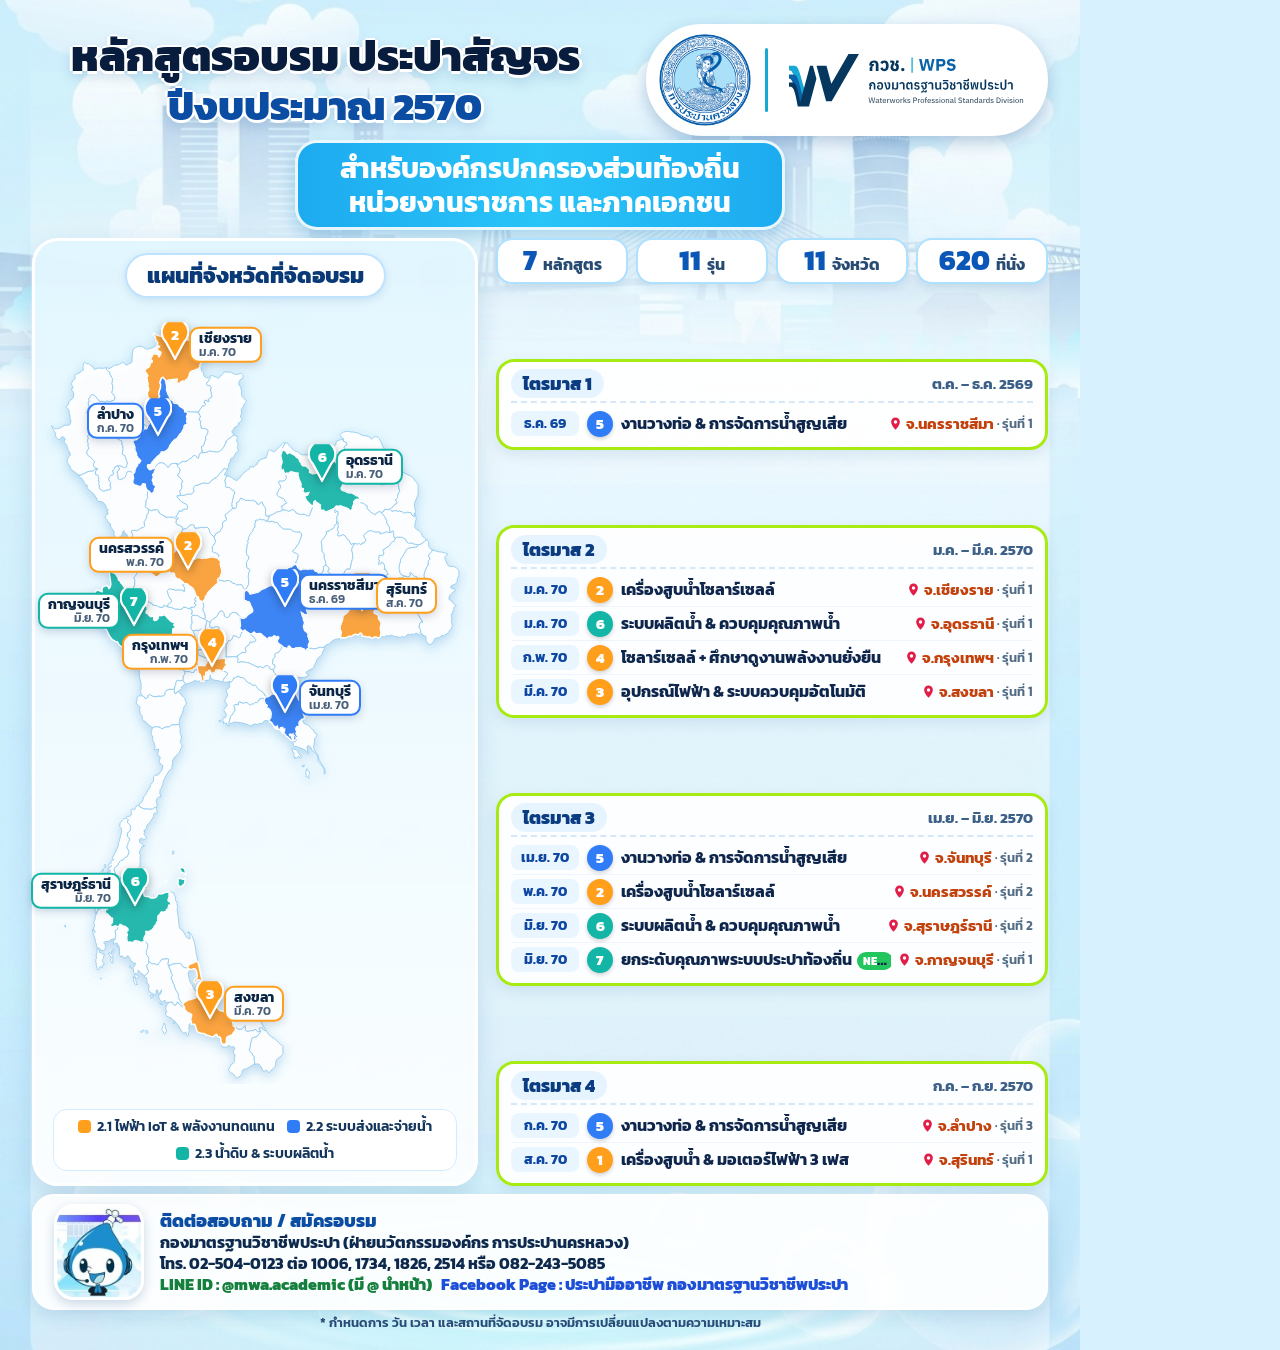
<file: html/00_overview_FY2570.html>
<!doctype html><html lang="th"><head><meta charset="utf-8">
<style>@font-face{font-family:Kanit;font-weight:400;src:url('../assets/Kanit-Regular.ttf')}
@font-face{font-family:Kanit;font-weight:500;src:url('../assets/Kanit-Medium.ttf')}
@font-face{font-family:Kanit;font-weight:600;src:url('../assets/Kanit-SemiBold.ttf')}
@font-face{font-family:Kanit;font-weight:700;src:url('../assets/Kanit-Bold.ttf')}
@font-face{font-family:Kanit;font-weight:800;src:url('../assets/Kanit-ExtraBold.ttf')}</style><link rel="stylesheet" href="../poster.css"></head>
<body><div class="poster overview"><img class="bg" src="../assets/bg.jpg">

<header class="hd">
  <h1>หลักสูตรอบรม ประปาสัญจร<br><span>ปีงบประมาณ 2570</span></h1><div class="logos"><img class="logo" src="../assets/logo.png"><div class="sep"></div><img class="wps" src="../assets/wps-lockup.svg"></div>
</header>
<div class="banner"><div>สำหรับองค์กรปกครองส่วนท้องถิ่น</div><div>หน่วยงานราชการ และภาคเอกชน</div></div>
<section class="ov">
  <div class="mapcard glass">
    <div class="mapttl">แผนที่จังหวัดที่จัดอบรม</div>
    <div class="map" style="width:430px;height:760px"><svg class="map-svg" width="430" height="760" viewBox="0 0 430 760"><defs><filter id="sh" x="-10%" y="-10%" width="120%" height="120%"><feDropShadow dx="0" dy="4" stdDeviation="6" flood-color="#3a8fd0" flood-opacity=".35"/></filter></defs><g filter="url(#sh)"><path d="M47.0,39.9L48.2,39.7L49.3,40.3L51.2,42.0L52.9,42.5L53.4,44.2L54.4,45.4L55.7,45.1L57.9,44.1L59.9,44.1L62.2,44.3L64.4,44.2L66.1,43.3L66.3,45.0L66.9,46.0L68.0,47.0L69.6,48.0L70.0,49.7L70.3,50.7L71.1,51.8L71.1,52.8L72.3,54.0L72.7,55.1L72.4,56.2L72.3,57.7L72.2,58.8L72.0,60.1L72.5,61.0L72.6,62.3L72.8,64.0L72.8,65.0L72.2,67.2L71.8,68.3L72.1,69.3L73.1,70.1L74.7,72.5L75.0,73.9L74.5,75.6L73.4,76.6L71.7,77.0L70.3,77.5L69.4,77.7L67.6,77.2L66.5,77.1L65.6,78.4L64.6,78.1L63.4,77.6L61.8,77.4L60.2,77.5L59.3,77.2L58.6,76.3L57.7,75.1L56.5,74.1L55.7,72.6L54.7,71.6L53.7,71.3L52.8,70.6L51.8,70.7L50.7,71.3L50.3,72.6L49.9,73.6L48.7,74.5L49.3,76.4L48.2,78.9L48.6,80.9L48.8,82.1L48.3,84.5L46.9,87.5L47.5,89.9L48.5,90.3L48.6,91.3L48.2,92.4L48.1,93.9L48.1,94.8L48.2,96.0L47.7,97.0L48.0,98.0L48.5,99.2L48.6,100.9L48.4,101.9L49.2,103.3L50.5,104.9L51.7,105.4L52.7,106.1L52.9,107.0L52.0,107.3L51.0,107.4L50.8,108.4L50.3,109.3L48.0,111.3L47.7,112.3L48.1,113.3L48.2,114.7L47.3,117.5L48.0,118.6L48.2,119.7L48.2,120.8L47.9,121.7L48.8,123.4L49.0,124.6L48.0,125.6L47.2,127.6L46.9,128.7L47.4,130.5L48.8,132.0L50.3,132.8L51.7,134.5L53.0,136.1L53.9,136.7L54.7,137.9L54.0,139.0L53.8,140.0L53.4,141.3L54.2,142.7L54.9,143.7L57.6,144.8L55.0,145.4L53.9,146.0L52.9,147.0L50.9,147.3L49.1,147.3L47.9,147.7L42.6,150.3L41.1,151.1L39.0,151.2L31.4,145.6L30.6,144.3L30.5,143.1L30.0,142.1L28.8,141.1L28.3,139.8L27.2,138.7L27.3,135.5L29.0,132.3L30.3,131.4L30.5,130.4L30.0,129.3L29.2,127.6L28.3,126.5L27.9,125.2L27.4,123.4L27.3,122.4L24.5,118.3L24.0,117.2L25.2,115.7L25.2,114.7L24.3,113.6L21.8,112.6L20.2,115.3L18.6,115.5L17.5,114.7L16.5,113.7L15.8,112.6L15.5,111.4L15.5,110.2L15.4,109.1L14.1,107.2L13.0,104.9L12.2,103.2L11.2,102.2L12.3,101.8L13.7,103.6L14.6,104.7L16.3,104.6L18.6,104.6L20.5,103.7L24.0,101.5L24.9,101.2L27.5,101.3L29.9,100.6L30.9,98.0L30.6,95.9L30.0,93.9L29.8,92.1L29.8,90.9L29.6,90.0L29.0,88.2L29.1,86.4L28.4,85.3L27.2,84.4L26.1,83.3L26.4,82.2L27.5,81.5L28.5,80.0L28.8,78.0L29.4,77.1L32.4,74.8L33.5,73.3L33.7,69.3L33.5,68.4L33.2,67.5L31.4,66.0L31.3,65.0L32.4,64.9L33.2,63.8L32.1,61.9L31.8,60.7L31.3,59.2L32.9,56.7L34.6,55.3L35.3,54.0L34.9,52.8L34.8,51.8L34.9,50.9L36.3,50.2L40.2,48.5L41.3,47.4L42.3,46.8L43.4,46.1L43.0,43.3L43.0,42.4L43.6,39.1L45.0,38.2L46.3,39.7Z" fill="#ffffff" fill-opacity=".92" stroke="#8cc8ee" stroke-width=".8"/><path d="M105.4,485.0L107.2,484.6L108.4,485.0L109.6,484.9L111.8,485.1L112.8,484.5L113.9,484.1L115.3,483.3L116.7,483.0L116.3,484.5L116.4,485.7L117.1,487.8L117.3,488.8L116.3,489.2L115.3,489.0L114.2,489.2L113.6,492.0L113.4,492.9L110.4,497.4L110.3,498.4L108.9,499.3L107.4,500.7L106.5,502.5L106.1,504.9L105.1,506.0L104.0,506.3L103.9,507.4L105.2,507.7L104.3,508.9L103.8,510.3L105.6,512.0L106.2,513.2L106.2,514.1L105.6,515.3L104.6,515.4L103.5,516.0L102.9,514.9L101.8,514.2L100.4,514.7L99.4,515.3L99.7,518.1L102.1,520.5L103.0,521.6L104.5,521.5L103.8,522.5L101.9,522.7L101.1,524.7L99.8,526.9L99.4,528.1L99.5,529.5L100.0,530.4L100.8,532.1L99.9,533.2L100.1,536.1L100.1,540.0L100.2,541.2L99.2,542.5L99.1,543.9L97.5,544.1L96.2,544.8L95.2,545.4L94.2,545.9L93.5,546.9L92.3,547.0L90.1,547.3L88.8,547.4L87.7,547.1L86.5,547.2L84.7,548.2L83.6,548.6L82.5,549.3L81.4,549.3L81.0,551.4L79.6,553.5L78.5,552.2L76.9,551.2L75.5,550.7L75.4,549.7L75.1,548.7L74.7,547.6L74.4,546.6L74.0,545.3L74.3,544.2L75.2,543.2L76.1,542.3L77.1,541.9L78.2,540.6L78.6,539.1L79.1,538.2L80.0,537.4L80.7,536.5L81.7,536.1L82.8,536.3L84.0,534.7L84.8,533.7L86.4,533.1L87.5,532.1L87.8,530.9L88.5,529.9L88.9,527.9L87.5,525.0L86.9,523.9L86.7,522.9L87.0,521.8L87.7,520.8L87.7,519.4L87.9,518.5L88.7,517.5L89.5,516.1L89.5,515.2L89.3,514.2L88.3,513.5L87.4,512.5L87.2,510.3L87.6,508.9L88.5,507.9L89.5,507.4L90.3,506.3L89.9,505.3L90.2,504.4L90.7,503.3L90.3,502.3L90.1,501.2L89.1,500.3L88.5,499.4L87.6,498.7L87.4,497.7L88.2,495.9L87.3,494.9L86.0,493.6L86.6,492.5L87.8,492.3L88.7,492.6L90.5,491.8L91.5,489.9L91.1,488.1L91.0,487.0L91.3,485.9L92.0,485.0L93.1,485.2L94.2,485.6L95.1,485.0L95.5,483.5L96.5,482.2L98.5,481.2L99.2,482.3L100.2,483.0L103.1,484.4L104.0,484.8L105.0,485.0Z" fill="#ffffff" fill-opacity=".92" stroke="#8cc8ee" stroke-width=".8"/><path d="M158.0,637.4L156.7,637.6L155.4,637.9L153.3,638.9L150.9,639.7L149.1,640.6L147.5,644.3L146.5,644.0L144.1,643.5L143.0,642.6L142.0,642.0L141.9,641.1L141.2,640.1L139.9,639.6L132.7,640.1L131.5,640.6L128.9,641.5L127.9,639.7L128.0,638.8L128.3,637.1L128.7,636.0L128.3,635.0L126.9,634.9L125.1,634.9L124.0,635.1L122.4,635.1L121.5,636.0L120.5,637.2L119.7,638.3L118.8,639.2L118.5,640.3L117.1,640.8L115.8,640.3L114.8,639.9L112.5,640.0L111.5,639.8L110.7,638.8L108.6,637.2L108.1,636.2L108.9,634.9L108.3,632.9L107.3,631.9L106.2,629.9L106.4,628.9L106.6,627.9L106.3,626.5L106.9,625.2L107.6,624.2L107.7,620.9L107.5,619.5L105.8,618.2L105.0,617.1L104.1,615.8L103.8,614.7L104.6,612.5L105.3,611.5L106.0,610.4L106.0,609.3L105.8,607.5L106.7,607.3L107.8,608.0L109.0,607.4L110.1,606.7L111.6,606.1L113.0,604.7L114.0,604.0L114.0,603.0L114.2,602.0L116.0,600.6L116.2,599.7L117.3,598.0L117.9,596.3L117.7,595.3L117.9,593.6L117.8,592.6L118.0,591.6L119.0,591.4L120.7,588.4L121.7,587.9L122.6,588.6L123.6,588.0L124.6,588.0L125.7,587.5L126.2,586.5L126.1,585.6L127.2,585.4L128.0,584.4L128.4,583.1L128.6,582.1L128.7,581.2L129.6,581.4L130.6,581.0L130.6,580.0L130.7,578.9L130.3,577.9L129.2,577.8L128.6,576.8L128.3,575.1L128.6,574.1L128.9,573.2L128.9,570.6L128.9,569.6L129.9,568.1L131.2,567.8L133.9,569.0L133.9,570.0L135.1,572.4L135.6,575.9L135.8,576.9L136.7,578.1L137.2,579.5L137.2,581.9L137.8,583.2L137.3,584.5L137.2,586.1L137.8,590.0L138.2,592.3L139.1,602.1L139.5,603.8L140.4,605.1L143.2,606.8L143.8,608.4L144.9,610.6L145.7,611.8L146.0,612.8L147.7,614.0L148.9,614.9L150.3,614.3L149.9,612.8L149.8,610.8L149.3,609.0L147.6,608.4L148.6,607.9L150.0,609.0L151.4,610.6L152.0,611.7L154.5,618.3L156.1,628.3L158.0,637.4Z" fill="#ffffff" fill-opacity=".92" stroke="#8cc8ee" stroke-width=".8"/><path d="M63.4,639.2L64.4,639.3L64.0,640.6L62.4,641.2L62.3,643.7L60.6,642.8L59.7,642.8L59.3,643.9L59.1,645.1L58.0,646.1L56.9,644.9L56.6,641.6L56.0,640.4L56.8,639.2L55.5,638.1L55.9,637.0L55.8,635.7L56.4,634.7L56.6,633.6L56.3,632.6L56.3,630.8L56.8,629.3L57.0,627.8L57.0,626.7L56.6,624.7L57.7,624.8L59.0,625.7L59.7,628.8L61.1,628.7L62.7,630.2L64.0,629.5L64.3,631.0L63.4,633.0L63.4,634.3L62.5,635.3L62.3,636.6L62.5,637.6L62.9,638.5Z" fill="#ffffff" fill-opacity=".92" stroke="#8cc8ee" stroke-width=".8"/><path d="M69.1,628.5L71.6,630.3L72.8,632.6L72.9,638.1L72.4,639.2L71.2,638.4L70.8,637.4L70.7,636.2L70.5,635.0L71.4,634.0L71.0,632.7L70.1,632.5L69.2,630.7L68.7,628.9ZM73.3,629.2L71.7,629.2L71.0,628.0L72.1,627.8L72.4,626.2L73.5,624.7L74.1,625.7L73.3,629.2ZM57.2,587.1L56.1,590.0L55.2,589.0L55.1,588.0L55.3,586.9L55.3,585.5L55.2,584.0L56.5,583.4L57.5,584.0L58.1,584.9L57.9,586.0L57.2,587.1ZM57.2,581.7L56.2,582.0L55.3,582.0L54.6,580.7L55.0,576.6L56.2,575.8L57.3,576.5L58.4,577.9L58.6,578.9L58.6,580.0L57.6,581.1ZM67.8,573.5L67.6,574.4L67.6,575.6L67.0,576.6L66.8,577.5L67.2,579.6L66.5,580.6L67.6,583.9L67.7,584.9L66.6,585.3L65.6,585.8L65.1,587.0L65.4,588.0L65.2,589.0L66.9,589.9L69.3,591.5L70.4,593.4L71.9,594.0L72.6,595.1L72.4,596.6L72.5,598.0L71.6,599.2L71.0,600.2L70.1,600.6L71.4,602.7L73.5,602.6L74.6,602.2L75.8,602.1L77.2,602.4L77.8,604.0L77.4,605.3L76.4,606.0L75.5,606.2L75.3,607.6L75.5,610.4L76.0,611.4L75.9,612.3L75.4,613.3L75.3,614.3L75.0,615.7L73.3,614.6L72.2,615.4L70.7,615.8L69.4,616.7L67.9,617.6L67.0,617.6L66.0,617.4L64.7,617.9L63.5,618.9L65.1,619.5L65.2,621.3L65.5,623.4L64.7,625.5L63.7,626.8L62.7,626.0L62.0,627.4L60.3,625.0L59.1,624.5L58.1,623.6L57.2,623.4L56.4,622.2L56.4,620.0L55.7,618.5L54.7,613.8L52.6,607.4L52.5,606.3L53.1,605.0L53.4,606.4L54.9,608.4L55.2,607.3L54.1,606.2L53.6,605.3L53.9,603.8L54.5,602.0L54.5,600.4L53.7,598.4L53.8,597.2L54.9,596.3L55.4,592.5L55.6,591.4L56.7,589.7L57.2,587.7L58.1,586.3L58.7,585.1L60.1,585.2L60.4,584.0L62.0,582.1L60.5,582.7L59.6,582.9L59.0,581.2L60.8,580.6L61.0,578.6L59.6,576.7L58.9,575.5L58.6,574.3L58.6,573.3L59.9,573.6L61.0,572.4L60.1,571.9L60.5,570.3L61.3,568.8L61.6,567.9L61.9,566.4L62.9,566.2L63.9,565.8L66.2,567.9L67.9,568.4L68.9,569.1L69.1,571.3L68.5,572.6L67.8,573.5ZM36.7,564.1L34.9,563.4L35.1,562.4L36.3,562.6L36.7,564.1ZM37.8,561.4L36.7,561.5L35.4,561.5L35.5,560.6L36.5,560.0L37.6,560.3L37.8,561.4Z" fill="#ffffff" fill-opacity=".92" stroke="#8cc8ee" stroke-width=".8"/><path d="M63.3,546.8L62.3,548.2L61.7,547.1L62.5,545.7L63.0,544.7L63.3,546.1ZM87.4,498.7L88.3,499.3L89.1,500.3L90.1,501.2L90.3,502.3L90.7,503.3L90.2,504.4L89.9,505.3L90.3,506.3L89.5,507.4L88.5,507.9L87.7,508.8L87.2,510.0L87.2,511.9L87.8,513.0L88.9,513.6L89.3,514.8L89.6,515.8L89.2,516.7L88.4,518.2L87.7,519.4L87.9,520.4L87.3,521.3L86.7,522.9L86.9,523.9L87.5,525.0L88.9,527.0L88.5,529.9L87.8,530.9L87.5,532.1L86.6,533.0L85.6,533.2L84.7,533.8L83.2,536.0L82.0,536.2L80.8,536.4L80.0,537.4L79.1,538.2L78.6,539.1L78.3,540.3L77.5,541.2L76.6,542.1L75.5,542.9L74.5,543.9L74.0,545.0L74.4,546.6L74.7,547.6L75.1,548.7L75.4,549.7L75.4,550.6L76.4,551.0L78.5,552.2L79.6,553.5L79.7,554.5L80.5,555.5L80.8,556.5L79.7,557.3L77.8,559.5L76.9,560.3L76.1,561.2L76.2,562.5L75.2,562.4L75.1,563.6L75.2,564.5L76.0,565.5L74.3,566.1L73.1,566.4L72.1,565.7L69.8,566.1L68.5,567.3L67.9,568.4L66.2,567.9L64.6,566.3L63.6,565.8L62.6,566.3L62.3,564.7L62.7,563.8L63.7,562.0L64.6,557.6L65.3,556.2L66.7,557.2L68.3,555.9L68.8,554.8L67.4,554.8L66.7,553.9L65.6,553.3L66.9,551.8L67.9,551.0L67.0,549.2L68.0,548.8L67.0,547.8L68.1,548.0L69.5,548.2L70.0,547.3L70.6,546.4L69.3,546.1L68.2,546.1L67.8,544.9L68.9,544.2L70.1,543.6L71.0,542.2L71.4,541.3L70.2,542.7L69.3,542.9L68.0,541.6L69.2,539.8L70.3,539.8L71.6,538.7L70.9,537.6L71.9,536.3L73.4,536.0L73.4,535.0L72.3,534.7L72.4,533.7L74.6,529.9L76.7,525.2L77.8,523.0L78.2,521.8L78.4,520.7L78.5,519.6L78.7,518.6L79.5,516.7L79.5,515.7L80.5,512.6L81.0,510.0L81.6,508.1L81.7,507.1L81.0,503.9L79.7,502.5L80.0,499.7L80.5,498.6L82.7,495.7L83.6,494.8L85.1,494.6L86.0,493.6L87.1,494.5L88.1,495.5L87.6,497.3L87.3,498.4Z" fill="#ffffff" fill-opacity=".92" stroke="#8cc8ee" stroke-width=".8"/><path d="M97.7,660.6L95.7,660.6L94.8,659.4L93.5,656.5L93.4,654.2L93.0,652.7L95.2,653.8L95.7,655.9L96.2,657.7L96.9,659.4L97.7,660.6ZM97.7,654.7L96.5,654.5L95.7,653.6L94.1,651.3L95.3,650.7L97.1,651.0L98.1,651.6L98.2,653.3L98.1,654.2ZM87.7,618.5L88.6,618.1L90.9,618.2L91.9,618.4L93.4,618.0L94.3,617.1L95.4,616.6L98.1,617.0L100.6,618.0L101.9,618.1L102.9,617.9L105.0,617.1L105.6,618.0L106.9,619.0L107.6,620.1L107.6,624.2L106.9,625.1L106.5,626.2L106.4,627.3L106.6,628.5L106.1,629.4L107.0,631.6L108.0,632.5L108.8,634.3L108.6,635.7L108.6,637.2L109.0,638.4L108.3,640.0L106.5,641.8L106.7,642.8L107.3,643.8L107.5,644.8L108.7,646.9L108.5,647.8L107.3,649.8L104.7,651.7L103.3,650.6L102.1,650.2L101.4,649.2L100.4,648.5L99.5,647.9L98.4,646.1L98.0,647.8L97.5,649.2L96.5,649.9L94.7,649.5L93.6,648.3L93.3,645.0L92.7,643.7L94.7,642.0L95.1,640.5L95.4,639.0L94.4,639.1L93.3,639.2L92.3,637.6L91.2,637.0L90.0,635.5L90.2,634.4L88.9,633.1L88.1,631.9L87.0,632.2L86.5,633.3L85.0,633.9L83.6,634.0L83.0,632.5L81.9,631.9L80.9,633.2L80.4,632.0L79.5,630.9L79.4,629.9L79.5,627.4L79.5,625.1L79.4,623.5L78.5,621.5L77.8,622.9L77.3,619.3L76.1,619.0L74.6,620.0L73.5,620.1L73.6,616.9L74.6,615.8L75.5,614.9L75.3,613.8L75.9,612.3L76.0,611.4L75.5,610.4L75.3,607.6L75.4,606.3L76.4,606.0L77.4,605.3L77.8,604.0L77.8,602.8L78.9,602.5L79.5,600.8L80.5,600.3L81.8,601.5L84.4,601.9L85.4,603.0L86.5,603.5L87.9,604.8L88.4,605.9L87.0,607.3L86.3,608.2L86.6,609.3L87.4,610.4L87.2,611.8L86.6,613.3L86.9,614.3L86.9,615.4L87.1,617.1L87.4,618.1Z" fill="#ffffff" fill-opacity=".92" stroke="#8cc8ee" stroke-width=".8"/><path d="M147.5,644.3L149.1,644.6L150.2,645.5L148.8,647.8L148.2,649.5L148.8,653.7L149.6,656.1L150.0,658.0L150.8,659.2L152.0,660.3L154.0,665.0L154.9,666.5L156.1,667.5L157.1,667.7L158.4,667.7L159.4,668.0L159.8,669.1L158.8,670.3L158.0,672.0L156.0,673.0L155.2,674.1L154.0,674.6L153.0,674.7L150.7,675.5L149.7,675.7L148.8,675.7L145.0,677.9L142.7,680.2L140.0,676.8L139.4,675.9L138.8,674.3L138.2,672.5L138.5,671.6L138.4,670.2L137.7,669.2L136.9,668.1L136.5,666.7L135.6,665.7L134.1,661.2L134.0,660.3L132.8,659.1L132.7,658.1L132.7,657.1L131.3,655.0L131.2,654.0L131.2,653.0L132.0,652.1L132.4,651.1L131.2,649.6L130.8,647.4L130.5,646.4L128.6,641.9L130.8,641.2L131.8,640.3L139.2,639.2L140.9,639.9L141.8,640.9L142.0,641.8L143.0,642.6L144.1,643.5L146.5,644.0L147.5,644.3Z" fill="#ffffff" fill-opacity=".92" stroke="#8cc8ee" stroke-width=".8"/><path d="M104.1,706.3L102.6,708.2L101.5,708.4L100.5,708.1L101.1,707.1L102.5,706.3L103.7,706.2ZM124.7,710.2L123.8,709.6L123.2,707.4L121.5,705.9L122.2,704.6L122.7,703.4L122.6,702.4L123.6,701.4L123.8,700.0L124.0,699.1L125.4,701.3L125.4,703.8L126.2,705.7L126.6,707.1L126.4,708.4L125.2,708.8L124.9,710.0ZM132.5,678.4L132.7,679.4L134.7,681.2L135.8,681.0L136.8,679.3L137.0,678.3L138.1,678.3L139.3,680.0L140.6,681.3L141.8,682.0L143.4,681.6L144.3,682.6L144.6,683.9L144.6,684.8L145.4,686.2L146.3,687.2L147.1,688.3L148.3,688.7L149.3,689.1L150.2,689.4L151.6,690.5L151.7,691.4L151.5,692.6L151.1,693.5L150.7,694.7L151.1,696.7L151.5,697.7L151.2,699.5L149.7,699.8L149.2,700.8L149.2,701.9L148.8,704.0L149.3,706.0L149.1,707.2L148.3,708.1L148.4,709.4L148.3,711.1L147.8,712.2L146.5,711.1L146.2,709.2L145.7,708.0L144.7,708.6L144.3,709.7L142.6,708.3L141.2,706.7L140.9,705.6L139.7,705.2L139.8,704.1L139.3,702.5L138.1,701.8L137.6,700.3L135.8,698.7L134.6,696.8L133.0,696.4L131.8,694.5L126.9,692.2L125.7,691.0L125.7,689.0L125.9,688.1L126.9,688.0L126.7,686.8L125.5,686.2L125.5,685.2L125.7,684.1L126.2,681.8L127.2,680.7L128.8,678.5L129.9,678.4L131.0,678.0L132.0,677.6ZM107.2,709.5L106.1,709.3L105.4,706.8L107.4,706.7L108.0,708.2L107.5,709.4ZM134.6,699.5L133.4,699.4L134.1,698.1L134.6,699.5ZM122.3,680.6L120.9,680.4L119.9,679.7L119.4,678.8L120.7,679.2L121.9,680.0ZM60.7,655.2L60.5,654.3L61.5,654.2L60.7,655.2ZM91.0,642.6L91.6,643.6L91.5,644.5L89.3,642.7L89.4,641.8L90.9,642.2ZM25.3,601.9L25.4,603.3L24.7,602.1L25.2,600.9L25.3,601.9ZM56.6,575.0L55.8,573.9L57.8,570.8L57.9,572.3L57.2,573.3L56.6,575.0ZM65.5,540.5L65.7,541.5L65.9,542.5L65.2,544.1L64.3,543.3L64.2,542.3L64.7,541.3L64.7,540.4ZM133.7,527.3L134.0,528.2L133.9,529.2L133.3,530.2L132.4,530.1L132.8,528.5L132.6,527.1L133.7,527.3ZM264.8,441.2L263.7,442.2L263.7,443.2L262.8,442.1L261.8,442.1L262.8,441.2L264.4,441.1ZM180.7,396.2L180.9,397.4L180.1,398.3L178.8,396.9L180.0,396.2Z" fill="#ffffff" fill-opacity=".92" stroke="#8cc8ee" stroke-width=".8"/><path d="M113.9,672.2L112.5,672.9L111.4,674.5L110.5,672.1L110.9,670.9L111.9,671.4L113.9,672.2ZM128.3,635.0L128.7,636.0L128.3,637.1L128.1,638.5L127.9,639.7L128.2,641.3L130.5,646.4L130.8,647.4L131.0,649.1L132.2,650.5L132.3,651.5L131.4,652.3L131.2,653.8L131.3,655.0L132.6,656.9L132.7,658.1L132.8,659.1L133.9,660.2L134.1,661.2L135.4,665.0L135.9,666.0L136.6,667.5L137.7,669.2L138.4,670.2L138.6,671.4L138.2,672.3L138.6,673.4L139.4,675.9L140.0,676.8L142.7,680.2L143.4,681.6L142.0,682.0L140.6,681.3L139.3,680.0L138.1,678.3L137.2,678.1L136.8,679.3L136.2,680.5L135.1,681.3L133.4,680.3L132.5,678.9L132.5,678.0L131.0,678.0L129.9,678.4L128.6,678.3L127.5,678.2L126.6,678.7L125.3,678.6L125.0,676.2L123.3,677.2L122.2,677.9L120.7,676.9L119.4,674.9L118.5,672.5L118.8,671.4L119.8,670.8L120.7,669.3L121.4,667.5L121.6,665.8L119.9,668.6L119.0,669.6L117.8,669.1L117.8,666.1L116.4,666.1L116.1,667.1L116.2,669.7L115.1,670.7L113.9,670.2L112.9,669.5L111.3,669.1L110.0,667.8L108.5,665.5L109.0,663.4L108.9,661.1L108.3,660.0L106.9,659.3L107.1,658.2L107.1,657.0L106.7,655.8L106.4,653.5L105.2,653.7L104.2,653.1L104.6,651.8L106.7,650.3L108.5,647.8L108.7,646.9L107.6,645.1L107.4,643.9L106.9,643.0L106.4,642.0L107.4,640.9L108.8,639.1L108.8,637.8L110.1,637.9L110.9,639.1L112.0,639.9L114.5,639.9L115.8,640.3L116.8,640.8L118.2,640.6L118.6,639.7L119.2,638.7L120.0,637.6L121.2,636.6L121.7,635.5L123.6,635.2L124.9,634.9L126.1,635.0L127.6,634.8Z" fill="#ffffff" fill-opacity=".92" stroke="#8cc8ee" stroke-width=".8"/><path d="M207.2,707.6L208.8,706.9L211.2,706.5L212.6,706.6L213.8,706.1L215.0,705.4L216.0,705.4L216.8,706.6L217.4,707.5L218.8,707.8L219.9,707.3L220.5,708.4L219.6,709.3L218.4,710.9L217.5,712.2L215.1,713.1L214.2,713.3L212.2,714.0L210.3,722.0L210.3,723.3L210.0,724.3L209.2,725.4L209.8,727.0L211.5,728.4L212.2,729.4L212.4,730.7L213.6,731.7L214.3,732.7L214.2,736.1L214.5,737.3L214.8,738.2L214.7,739.9L209.7,742.8L207.9,744.0L206.0,744.9L204.1,745.3L202.6,746.1L202.0,748.4L201.8,749.5L201.4,750.5L200.0,752.1L197.7,753.6L196.4,754.0L195.0,752.3L194.2,751.1L193.3,750.0L192.2,749.2L190.8,749.2L189.4,747.4L188.7,746.4L188.8,745.2L191.1,740.4L192.9,739.7L194.2,738.4L194.3,737.5L194.6,735.8L194.7,733.0L195.0,731.0L194.6,730.0L193.7,729.3L193.0,727.4L194.3,726.2L194.8,724.6L194.7,723.5L193.7,722.6L191.5,723.1L189.1,721.5L188.1,721.8L186.8,723.2L185.9,723.4L183.9,722.9L182.6,723.0L181.6,722.2L181.6,720.7L182.9,720.3L184.1,720.2L185.6,719.5L186.4,718.2L186.3,716.1L186.4,714.9L186.5,713.9L187.0,712.9L189.1,711.9L191.3,711.4L193.4,708.7L194.1,707.7L195.0,706.4L195.5,705.2L195.3,703.1L196.3,703.6L197.5,704.6L198.5,705.0L199.8,705.2L201.1,705.2L202.4,704.5L203.3,703.6L204.4,701.7L205.4,703.7L205.3,704.6L205.6,705.6L206.3,707.0Z" fill="#ffffff" fill-opacity=".92" stroke="#8cc8ee" stroke-width=".8"/><path d="M119.2,32.7L118.2,31.8L118.1,30.8L117.1,30.1L115.6,30.0L114.4,29.7L113.2,30.3L112.1,32.4L111.3,33.4L110.9,34.4L111.1,35.4L112.1,36.3L112.4,37.2L111.5,38.2L110.6,39.3L110.0,40.3L109.6,42.2L109.0,43.2L108.1,43.3L107.2,44.2L105.8,45.2L104.9,46.2L105.0,47.3L105.5,48.6L106.5,48.9L107.0,50.3L107.8,51.4L107.6,52.4L106.5,53.7L107.1,54.7L107.4,55.8L107.3,56.8L108.0,58.9L108.3,60.3L107.9,61.3L108.8,65.1L108.7,66.3L107.9,67.2L107.2,69.5L108.0,72.7L110.4,75.7L111.1,76.8L111.6,79.0L110.5,79.8L110.5,81.1L110.4,83.4L109.6,84.4L108.5,85.1L107.9,86.2L108.9,86.3L109.1,87.6L109.4,88.7L109.8,89.7L109.9,90.8L109.2,92.1L108.4,94.3L108.2,95.2L108.7,96.2L107.9,97.4L108.9,98.3L109.3,99.2L108.9,100.3L108.0,101.2L107.9,102.3L106.5,102.2L104.8,100.8L102.8,99.6L102.6,98.6L103.2,97.6L102.9,96.7L101.9,96.0L101.1,95.0L101.1,94.0L100.1,93.9L99.0,93.9L97.7,94.9L96.1,95.2L94.5,96.3L93.5,95.8L92.5,95.7L90.9,98.8L89.9,100.0L88.6,101.9L83.8,105.0L81.8,106.6L80.9,107.1L78.0,107.7L77.6,108.6L77.4,109.8L76.8,110.9L77.3,112.0L76.4,113.7L78.0,114.9L81.2,116.7L81.8,117.6L82.0,120.3L82.6,121.3L83.0,124.5L83.0,125.5L82.3,129.4L82.5,130.4L84.1,130.9L85.3,132.8L85.8,134.2L86.1,135.3L86.6,136.8L87.2,137.8L87.2,140.3L86.9,141.4L86.9,142.4L85.8,143.2L84.7,143.6L83.8,143.8L82.4,142.9L80.5,142.0L77.7,141.8L76.6,142.3L75.4,142.7L74.7,143.6L74.7,144.7L73.3,145.9L72.7,146.9L73.0,148.0L73.5,149.0L73.5,149.9L72.9,151.0L71.4,151.3L70.4,151.7L69.6,152.6L69.1,154.0L68.9,155.4L69.1,156.6L70.2,157.8L70.7,159.0L70.5,160.0L69.9,161.3L70.5,162.2L70.8,163.3L70.7,165.0L69.4,165.7L67.6,166.2L66.1,166.3L64.2,167.2L63.2,167.3L62.2,166.6L61.3,166.1L59.8,165.2L59.2,164.1L59.5,163.1L59.0,161.0L58.2,159.9L59.0,159.0L59.0,158.1L58.6,155.5L58.7,154.3L57.9,151.4L56.8,150.8L55.8,151.0L55.5,150.0L55.4,148.0L55.7,146.9L56.8,146.0L57.6,144.8L54.9,143.7L54.2,142.7L53.4,141.3L53.4,140.4L53.8,139.4L54.7,138.3L54.4,137.2L53.3,136.4L51.9,134.7L50.4,133.0L48.8,132.0L47.8,131.1L47.0,129.6L46.9,128.4L47.4,126.4L48.3,125.4L49.0,124.0L48.2,122.5L48.1,121.0L48.2,119.7L48.0,118.6L47.3,117.7L47.9,115.3L48.5,114.2L47.9,113.1L47.7,112.0L50.1,109.6L50.8,108.4L51.0,107.4L52.0,107.3L52.9,107.0L52.7,106.1L51.7,105.4L50.7,105.1L49.2,103.3L48.4,102.2L48.6,100.9L48.5,99.2L48.0,98.0L47.7,97.0L48.2,96.0L48.1,94.8L48.1,93.9L48.1,92.8L48.4,91.9L48.7,90.8L47.7,90.3L47.0,88.4L48.3,84.5L48.7,82.9L48.8,81.7L48.2,79.7L49.2,76.9L48.6,75.0L49.7,73.8L50.3,72.6L50.4,71.6L51.6,70.8L52.8,70.6L53.7,71.3L54.7,71.6L55.6,72.5L56.2,73.8L57.2,74.6L58.4,76.0L59.2,77.1L60.2,77.5L61.8,77.4L63.4,77.6L64.6,78.1L65.6,78.4L66.1,77.4L67.6,77.2L69.0,77.6L70.0,77.6L71.0,77.2L72.5,76.9L74.1,76.2L74.8,74.8L74.8,72.7L73.5,70.5L72.1,69.3L71.8,68.3L72.2,67.2L72.8,65.0L72.8,64.0L72.8,63.1L72.6,61.8L72.5,60.8L71.9,59.6L72.3,58.5L72.3,56.8L72.6,55.4L72.5,54.3L71.4,53.3L71.1,51.8L70.4,50.9L70.0,49.7L69.9,48.4L68.4,47.3L67.4,46.5L66.5,45.4L66.2,43.9L67.2,43.6L69.0,44.8L70.7,43.6L71.8,43.4L73.0,42.1L74.3,41.3L78.7,40.7L79.6,40.4L82.5,38.2L84.0,38.9L85.3,39.9L86.2,41.3L88.8,39.9L90.7,39.2L92.0,37.5L92.4,36.2L92.3,35.3L92.1,34.3L91.9,33.1L92.5,32.0L92.3,30.4L92.8,26.4L93.7,24.7L95.6,23.4L97.7,22.5L99.7,22.2L100.7,22.3L102.7,22.9L105.5,24.8L106.5,25.3L107.8,25.1L113.7,23.3L115.3,22.0L116.5,21.1L117.8,21.5L119.2,22.0L119.5,22.9L118.3,23.8L117.0,24.2L116.8,25.3L118.1,26.3L119.1,27.2L120.5,27.5L120.8,29.7L120.5,30.7L119.6,32.4Z" fill="#ffffff" fill-opacity=".92" stroke="#8cc8ee" stroke-width=".8"/><path d="M107.4,102.7L107.3,103.8L106.4,104.7L105.3,104.6L104.1,105.0L103.4,105.9L102.9,106.8L101.3,108.9L100.1,110.7L99.9,111.7L99.2,113.3L98.1,113.9L97.3,115.0L96.3,115.6L95.3,116.0L93.6,116.4L92.7,117.2L93.0,118.3L93.2,119.2L94.0,120.3L94.2,121.6L94.8,122.6L95.0,123.8L94.9,125.0L95.1,126.6L95.6,127.7L96.2,128.7L96.6,129.7L96.5,131.6L97.3,132.6L97.4,133.5L98.5,134.1L99.6,135.1L100.6,136.4L99.8,137.4L100.2,138.6L98.9,138.7L97.9,138.8L97.8,140.5L97.5,141.4L97.0,142.4L96.0,143.2L95.9,144.4L95.1,145.4L94.8,147.9L94.4,148.9L93.4,149.2L90.9,147.8L89.6,147.5L88.6,147.4L87.4,147.8L86.6,148.9L86.5,149.9L86.3,150.9L85.6,152.6L83.5,154.5L80.8,155.5L79.4,155.6L78.2,155.4L77.8,151.5L77.3,149.9L77.5,148.3L77.2,147.0L79.0,145.9L79.4,144.7L77.7,141.8L79.7,141.7L82.4,142.9L83.5,143.6L84.4,143.7L85.8,143.2L86.8,142.5L86.9,141.4L87.1,140.4L87.6,138.6L86.9,137.4L86.4,136.1L86.0,134.9L85.3,132.8L84.9,131.4L83.4,131.1L82.3,129.5L83.0,125.5L83.0,124.5L82.9,122.2L82.2,121.0L81.9,118.2L81.6,117.1L78.0,114.9L76.8,114.5L77.3,112.6L77.0,111.5L77.0,110.3L77.6,109.2L77.2,108.1L80.9,107.1L81.8,106.6L83.8,105.0L88.3,102.7L89.9,100.0L90.3,99.1L92.2,96.1L93.3,95.6L94.2,96.4L95.4,95.5L97.0,95.2L98.3,94.2L100.1,93.9L101.1,94.0L101.1,95.0L101.9,96.0L102.9,96.7L103.2,97.6L102.6,98.6L102.8,99.6L104.0,100.4L106.2,102.0L107.2,102.5Z" fill="#ffffff" fill-opacity=".92" stroke="#8cc8ee" stroke-width=".8"/><path d="M184.7,48.0L189.1,48.0L190.5,48.1L191.5,48.5L193.7,49.8L195.1,50.3L196.5,50.4L197.9,50.3L199.0,49.9L200.1,49.3L201.4,49.4L202.5,50.2L202.9,51.3L203.0,52.6L202.7,54.0L202.1,55.1L200.9,55.4L199.8,56.1L199.1,57.9L198.8,60.0L199.1,61.5L200.3,61.9L200.7,62.8L201.7,67.6L201.5,70.5L201.6,71.7L202.5,73.1L204.7,75.0L206.0,76.4L206.4,77.9L204.3,79.9L203.5,82.3L201.8,84.4L201.4,85.3L201.3,86.3L201.6,89.3L200.6,91.8L200.7,93.5L201.9,94.6L201.9,96.2L199.9,98.3L198.6,98.8L198.2,100.8L197.3,102.0L194.2,103.7L193.5,105.4L192.1,106.8L191.8,107.8L192.9,109.6L194.0,110.7L190.6,113.6L188.7,114.7L186.4,116.8L185.8,117.8L185.9,119.2L184.7,120.2L185.1,121.3L184.0,122.4L183.5,123.3L182.9,124.5L181.0,126.1L179.0,127.8L177.5,128.1L176.5,128.0L175.5,128.1L174.5,127.7L173.4,127.6L172.1,127.5L169.9,126.9L168.9,127.4L168.0,128.0L166.8,128.0L165.4,128.6L163.8,128.6L162.8,128.9L161.1,123.4L162.0,122.3L163.2,121.9L164.1,120.1L164.4,118.3L164.9,117.0L165.9,115.5L165.6,114.5L165.6,112.7L166.0,111.8L167.6,108.9L167.8,107.9L167.8,106.8L167.5,105.7L166.2,105.4L165.2,104.6L163.8,104.6L162.8,104.5L161.8,104.9L160.8,101.7L160.2,100.7L160.4,98.5L161.1,97.5L159.9,97.0L159.3,95.9L159.2,94.9L159.6,93.9L160.5,92.8L160.0,91.8L159.3,90.7L159.2,89.8L158.3,88.8L158.9,87.0L161.8,82.2L163.7,81.9L165.3,81.0L165.8,80.0L164.5,79.2L164.2,77.2L165.1,76.3L166.2,76.4L167.7,77.1L168.7,77.6L168.5,76.3L168.4,75.4L168.9,74.4L170.2,73.9L171.2,73.4L172.2,72.4L171.6,71.2L171.4,70.2L171.3,68.9L171.1,68.0L170.6,66.9L170.9,64.4L171.1,63.0L170.1,62.1L169.0,61.3L167.8,61.7L166.7,60.8L166.3,59.3L168.0,57.6L168.7,56.2L169.6,55.2L169.9,54.0L170.0,52.4L171.0,51.6L172.3,51.6L176.3,53.1L177.5,54.0L178.7,53.9L180.9,51.9L182.9,49.5L183.5,48.5L184.4,48.0Z" fill="#ffffff" fill-opacity=".92" stroke="#8cc8ee" stroke-width=".8"/><path d="M168.2,54.0L169.4,53.3L170.2,54.4L169.3,55.3L168.4,57.0L166.7,58.6L166.4,60.1L167.1,61.3L168.2,61.8L169.2,61.3L170.4,62.1L171.0,63.6L170.4,66.3L170.8,67.4L171.2,68.3L171.2,69.6L171.5,70.6L171.6,71.6L171.9,72.7L170.9,73.6L169.7,74.1L168.5,75.0L168.3,76.0L169.3,77.2L168.3,77.5L166.9,76.6L165.8,76.3L164.9,76.3L163.8,78.5L165.0,79.3L165.8,80.2L164.5,81.6L162.6,81.8L158.9,87.0L158.5,88.3L153.0,87.9L151.7,88.1L150.6,87.9L149.5,87.5L147.9,87.9L145.9,87.9L144.9,87.9L144.7,86.9L144.6,85.8L143.4,84.5L142.5,83.9L140.1,82.6L139.0,81.4L138.5,80.2L137.3,79.6L136.3,79.5L135.3,79.1L134.2,79.2L133.3,78.7L133.2,77.6L132.4,76.4L131.4,76.2L130.4,75.6L130.0,74.7L129.7,73.6L128.2,70.8L127.9,69.8L127.5,68.9L127.0,67.7L126.7,66.6L126.5,64.1L126.9,62.9L126.4,61.6L126.3,60.3L125.8,58.5L125.8,57.3L126.7,57.1L128.0,56.3L136.7,54.6L137.3,55.6L136.8,57.6L136.8,58.8L137.9,59.5L138.8,59.4L141.4,57.3L142.7,56.9L144.1,57.1L145.1,57.3L145.3,56.3L147.7,55.2L148.0,53.7L148.7,52.8L148.8,51.7L149.4,50.8L149.3,49.8L149.9,48.5L151.6,47.1L153.6,46.8L154.6,46.5L155.5,45.6L157.2,45.3L158.1,44.8L160.0,42.7L161.2,43.6L161.5,46.1L162.2,47.6L163.2,48.8L163.7,50.3L163.9,51.8L165.3,53.0L166.8,53.6L168.2,54.0Z" fill="#ffffff" fill-opacity=".92" stroke="#8cc8ee" stroke-width=".8"/><path d="M151.7,88.1L153.0,87.9L158.5,88.3L158.3,89.3L159.3,90.0L159.3,91.1L160.4,91.9L160.2,93.1L159.4,94.2L159.2,95.2L159.4,96.5L160.6,97.1L160.6,98.0L160.2,100.1L160.7,101.4L161.2,104.4L162.4,104.6L163.6,104.6L164.8,104.5L165.8,105.3L167.0,105.4L167.7,106.4L167.8,107.5L167.6,108.9L166.6,111.2L165.7,112.0L165.5,113.9L165.9,114.9L165.5,116.1L164.5,118.0L164.2,119.4L163.6,121.2L162.6,122.0L161.4,122.6L162.0,128.0L160.8,129.1L159.3,130.3L159.0,131.7L158.9,132.9L158.3,134.2L157.4,134.1L156.5,132.9L155.7,131.9L154.6,131.5L153.3,131.8L152.3,132.9L151.1,134.1L149.4,135.1L148.2,136.2L144.9,137.6L144.0,137.7L142.5,137.8L141.2,138.0L140.7,138.9L139.6,139.8L138.4,140.3L137.4,139.5L136.1,139.4L132.3,139.6L131.1,140.1L130.2,140.6L129.5,141.7L129.1,142.7L128.0,143.5L127.0,142.6L126.3,141.6L125.1,140.3L122.5,138.9L121.5,138.7L120.2,139.0L119.2,139.1L118.0,139.8L115.2,143.1L114.1,144.3L113.1,144.4L111.6,145.3L110.7,145.7L109.6,145.7L108.1,144.0L107.5,143.0L107.2,141.8L108.5,140.9L109.8,140.9L110.9,140.2L111.5,139.0L117.3,132.4L119.6,130.7L120.7,129.5L121.1,128.4L122.1,127.6L123.1,128.2L124.5,127.6L125.5,127.1L126.6,126.4L127.6,125.9L129.3,123.6L129.3,122.4L131.2,119.6L132.0,118.4L133.3,117.3L134.3,115.9L135.8,115.3L136.7,114.9L138.3,112.1L139.5,110.2L140.6,109.6L143.0,105.9L143.7,104.7L144.0,103.7L144.0,102.5L144.4,101.5L145.4,101.1L146.3,100.9L147.2,99.4L146.8,98.1L146.6,97.1L146.9,96.1L147.0,94.8L146.7,93.4L146.5,92.4L147.1,91.2L147.6,90.2L147.1,88.5L148.6,87.7L150.6,87.9L151.7,88.1Z" fill="#ffffff" fill-opacity=".92" stroke="#8cc8ee" stroke-width=".8"/><path d="M185.9,145.2L187.3,144.8L187.0,146.9L185.4,148.8L184.7,149.8L184.7,151.0L187.3,151.9L186.8,152.9L185.8,153.5L185.6,154.9L184.7,156.1L185.0,157.2L185.8,160.1L185.6,161.1L185.5,162.3L186.1,163.2L187.1,163.2L188.2,163.4L189.2,163.3L190.5,164.5L191.5,165.0L192.1,166.0L193.2,166.3L194.2,167.3L194.8,168.4L194.6,169.9L193.8,171.1L193.2,174.4L192.7,175.8L192.4,178.3L191.9,179.7L192.0,180.7L192.2,181.9L191.9,182.9L193.0,183.5L193.6,184.7L192.4,184.6L190.6,186.6L189.4,187.4L188.1,188.6L186.9,189.9L185.8,190.1L185.1,191.2L185.6,192.2L185.9,193.3L186.1,194.5L186.7,195.5L185.8,196.6L184.8,196.8L183.4,197.7L182.4,200.0L182.5,201.1L182.7,202.3L182.4,203.5L180.7,206.0L180.2,207.1L179.0,207.8L177.7,208.8L175.9,209.5L175.5,210.4L174.0,212.9L170.6,209.7L169.8,208.8L169.7,207.5L168.9,205.7L168.6,204.6L167.7,203.5L166.6,203.2L164.9,203.6L163.9,203.7L162.4,203.3L158.9,204.0L157.7,204.3L156.6,203.9L155.3,204.7L155.0,203.5L154.1,203.2L153.8,201.5L153.0,200.5L150.8,201.1L149.6,201.8L147.0,204.3L145.8,204.6L144.0,205.2L142.7,205.4L142.4,204.3L141.9,203.1L140.8,202.1L139.6,201.8L138.7,201.3L137.7,201.1L136.3,199.5L135.9,198.5L136.4,195.7L137.9,195.0L138.1,194.1L136.1,193.5L135.7,192.5L136.9,191.5L138.7,187.2L140.1,186.9L141.1,186.9L142.0,187.2L142.5,185.8L143.5,185.2L146.1,185.1L147.4,185.0L147.2,184.0L147.5,182.7L147.5,181.6L145.4,179.9L143.7,179.1L141.7,177.8L139.4,175.9L138.9,174.8L137.9,174.1L137.1,172.8L136.9,171.9L138.0,171.6L139.1,171.7L140.0,171.8L141.6,171.0L142.7,171.6L148.6,169.9L149.7,169.8L151.0,170.1L153.5,168.3L154.0,167.3L153.3,164.6L153.5,163.7L154.1,162.7L155.6,161.4L156.6,161.1L157.7,161.3L162.7,159.0L165.0,158.9L166.2,159.6L167.1,159.4L168.2,159.2L169.3,158.9L170.5,157.6L173.7,154.9L176.6,153.1L178.0,151.8L179.4,149.4L181.9,147.6L182.6,146.3L183.4,145.1L184.3,144.3L185.3,144.9Z" fill="#ffffff" fill-opacity=".92" stroke="#8cc8ee" stroke-width=".8"/><path d="M128.2,143.5L129.2,142.6L130.0,141.0L131.1,140.1L132.3,139.6L136.1,139.4L137.1,140.3L137.4,141.4L137.7,142.5L139.6,144.3L140.0,145.8L139.6,148.8L139.0,149.7L137.9,150.4L137.9,151.5L138.7,152.6L139.6,153.3L140.4,154.3L142.1,156.0L142.4,156.9L142.8,158.1L141.7,158.9L141.3,159.9L141.9,162.5L141.9,163.5L141.5,164.8L140.6,165.8L139.7,167.1L140.1,168.1L140.4,169.3L140.3,171.6L139.2,171.7L138.0,171.6L137.0,171.7L137.1,172.8L137.6,173.8L138.7,174.5L139.2,175.6L141.7,177.8L143.7,179.1L145.4,179.9L147.3,181.4L147.5,182.7L147.2,183.7L147.5,184.7L146.5,185.2L144.3,185.1L142.8,185.4L142.4,186.9L141.2,186.9L140.1,186.9L139.2,186.7L137.2,191.0L136.1,191.8L135.6,192.8L137.8,193.9L138.0,194.8L136.4,195.7L135.2,194.4L134.3,193.5L132.9,193.3L132.0,193.3L128.5,193.3L127.0,193.5L119.3,189.3L118.9,187.9L118.6,187.0L117.7,186.0L116.3,185.8L113.6,186.0L111.0,186.7L109.0,185.6L107.6,184.5L105.8,183.6L105.4,182.6L105.7,180.5L105.9,179.2L105.8,177.9L105.7,176.9L106.6,175.3L107.6,174.5L107.7,173.3L107.4,172.3L107.6,166.8L108.7,166.9L109.8,168.0L110.3,168.9L111.4,169.6L112.4,169.1L113.6,168.5L114.0,167.5L114.3,165.7L114.5,164.7L115.4,163.7L115.6,162.6L115.3,161.6L114.3,161.1L113.3,160.3L113.5,158.8L113.0,157.9L112.4,156.8L112.5,155.3L112.6,154.2L113.5,153.3L113.3,152.1L112.7,150.2L113.6,149.6L114.2,148.7L114.2,147.7L114.9,146.7L115.4,145.7L115.5,144.2L115.2,143.1L117.3,140.5L119.0,139.2L120.2,139.0L121.2,138.7L122.5,138.9L124.5,139.7L126.3,141.6L127.0,142.6L128.0,143.5Z" fill="#ffffff" fill-opacity=".92" stroke="#8cc8ee" stroke-width=".8"/><path d="M188.2,144.2L186.6,145.1L185.6,145.1L184.8,144.2L183.8,144.6L182.9,145.7L182.4,147.0L180.2,148.8L178.0,151.8L176.6,153.1L174.5,154.1L171.1,156.8L170.0,158.5L168.2,159.2L167.1,159.4L166.2,159.6L165.2,158.9L163.5,158.9L158.4,160.6L157.4,161.3L156.2,161.1L154.1,162.7L153.5,163.7L153.3,164.6L154.0,167.2L153.6,168.1L151.3,170.0L150.1,170.1L148.6,169.9L142.9,171.6L141.6,171.0L140.3,171.6L140.4,169.3L140.1,168.1L139.7,167.1L140.2,166.1L141.2,165.4L141.8,164.0L141.9,162.5L141.9,160.8L141.1,159.6L142.1,158.9L142.9,157.8L142.4,156.6L141.0,154.8L140.1,154.1L139.5,153.1L138.5,152.1L137.7,151.2L138.1,150.2L139.1,149.6L140.1,146.6L139.7,144.5L138.5,143.1L137.5,142.3L137.5,141.0L136.8,140.1L138.4,140.3L139.6,139.8L140.7,138.9L141.2,138.0L142.2,137.9L143.3,137.5L144.3,137.7L147.5,136.7L149.4,135.1L151.1,134.1L152.1,133.2L152.9,132.0L154.6,131.5L155.6,131.7L156.4,132.8L157.4,134.1L158.3,134.2L158.9,132.9L159.1,132.0L159.1,130.8L160.1,129.4L161.9,128.6L163.0,128.8L164.6,128.7L166.5,128.5L167.7,128.0L168.9,127.4L169.9,126.9L171.3,127.5L172.8,127.5L174.1,127.6L175.5,128.1L176.5,128.0L177.5,128.1L178.6,128.1L181.0,126.1L182.1,125.3L183.5,123.3L184.0,122.4L185.0,121.7L184.6,120.8L185.6,119.6L186.1,118.7L186.4,116.8L188.7,114.7L190.6,113.6L193.7,111.1L197.5,112.5L197.8,113.5L197.0,114.4L196.7,117.0L197.2,118.4L198.2,119.1L198.2,120.4L197.5,122.3L197.3,123.2L197.5,124.2L198.3,126.0L198.1,127.4L196.5,128.4L195.0,130.2L194.4,131.5L193.6,132.8L192.3,133.9L190.8,134.7L190.2,136.3L190.4,138.0L189.1,139.1L188.8,140.0L188.6,141.0L188.3,142.3L188.4,143.3L188.2,144.2Z" fill="#ffffff" fill-opacity=".92" stroke="#8cc8ee" stroke-width=".8"/><path d="M111.0,186.7L113.6,186.0L116.3,185.8L117.4,185.9L118.5,186.8L118.9,187.9L119.1,189.0L126.1,193.5L128.5,193.3L132.0,193.3L132.9,193.3L134.1,193.3L135.2,194.4L136.4,195.7L135.9,197.8L136.0,198.9L137.1,200.8L138.1,201.0L139.1,201.6L140.4,201.9L141.9,203.1L142.4,204.3L142.7,205.4L140.8,210.5L140.2,211.5L140.2,212.5L140.9,213.4L138.8,215.7L138.2,217.2L138.4,218.5L137.8,220.5L136.1,224.4L135.9,226.3L132.7,229.3L131.5,231.0L130.7,232.7L130.1,233.6L129.4,234.6L129.2,235.8L127.9,239.1L126.9,239.6L125.2,241.1L124.2,241.0L123.4,239.9L123.1,238.9L122.9,237.8L122.5,236.8L121.4,236.0L119.7,235.4L118.8,234.8L117.8,234.7L116.6,234.5L115.6,234.7L114.8,235.6L113.2,235.3L111.9,235.1L110.1,234.9L108.9,234.8L108.0,235.1L107.0,235.0L106.0,235.8L105.1,235.5L104.1,234.9L102.7,233.9L101.0,233.9L99.9,234.1L98.8,235.2L97.6,235.4L96.6,236.2L95.7,235.3L95.9,234.4L95.2,233.0L95.3,232.1L95.4,230.9L94.6,229.9L93.4,229.2L92.5,224.3L92.8,222.8L93.2,221.8L93.1,220.6L92.2,219.3L91.8,216.9L92.3,214.3L92.3,213.3L92.6,211.7L92.6,210.8L92.3,209.8L91.4,208.0L91.5,206.8L92.6,206.3L93.6,206.4L94.6,206.2L95.8,206.6L97.0,206.6L98.7,205.7L99.8,205.1L100.4,204.2L102.6,203.6L103.7,203.1L104.4,202.0L104.4,200.6L104.1,199.0L104.2,197.7L105.0,196.7L105.8,194.9L106.6,193.9L106.7,192.8L106.5,191.8L106.7,190.8L107.6,190.1L108.1,189.0L108.2,187.5L109.0,185.6L110.4,186.6Z" fill="#ffffff" fill-opacity=".92" stroke="#8cc8ee" stroke-width=".8"/><path d="M154.1,203.2L155.0,203.5L155.1,204.4L156.2,204.4L157.5,204.1L158.9,204.0L161.8,203.3L163.6,203.7L164.9,203.6L165.8,203.3L167.1,203.2L168.1,203.8L168.8,205.2L169.5,206.8L169.8,208.8L170.6,209.7L174.0,212.9L174.9,215.2L175.5,217.2L175.4,218.2L174.9,219.2L172.9,221.9L172.3,223.0L172.5,225.2L172.3,227.0L175.6,228.8L177.1,229.7L178.1,230.2L179.0,231.1L178.3,233.9L177.2,233.8L176.2,233.8L175.2,233.6L174.2,233.2L172.1,233.1L171.0,232.8L169.8,233.2L168.8,233.4L167.9,233.8L166.8,233.8L165.6,234.1L164.6,234.1L163.1,234.1L162.0,234.3L160.0,233.7L158.7,233.7L157.3,233.3L156.3,233.3L155.8,234.8L154.3,235.0L153.2,234.2L152.2,234.2L150.9,233.4L149.6,232.7L149.1,231.8L148.5,230.9L148.0,229.7L147.2,227.5L147.0,226.6L146.1,225.4L145.6,224.4L145.6,223.3L143.6,221.8L142.7,218.8L142.6,217.8L142.3,215.1L141.7,214.0L140.7,212.9L140.1,211.9L140.8,210.5L142.7,205.4L143.8,205.2L145.6,204.6L146.6,204.5L149.0,202.2L150.8,201.1L152.7,200.5L153.7,201.0L154.1,202.6Z" fill="#ffffff" fill-opacity=".92" stroke="#8cc8ee" stroke-width=".8"/><path d="M206.1,176.7L207.3,176.2L209.0,176.4L209.9,176.1L211.0,176.5L212.5,176.1L213.4,176.3L214.8,177.2L215.8,177.5L217.0,179.9L218.0,180.3L219.0,180.2L220.0,179.7L220.6,178.5L221.6,177.6L222.5,178.8L223.9,181.9L225.0,183.1L225.6,184.8L225.5,188.4L225.9,189.5L225.7,190.7L225.8,191.8L227.1,192.1L229.2,191.7L229.1,193.0L228.4,195.1L227.6,196.0L226.6,196.9L225.7,197.2L224.7,196.1L223.5,195.7L222.2,195.8L221.3,195.9L220.4,195.2L219.1,195.3L218.0,196.3L217.0,196.4L216.0,196.0L215.4,197.4L215.8,198.3L215.0,199.3L214.8,201.1L215.4,202.3L214.5,203.5L213.4,204.2L213.3,205.6L213.0,206.7L212.2,207.9L210.7,209.5L210.2,210.5L209.8,211.5L208.2,216.2L207.5,217.2L208.3,218.2L208.0,219.3L207.3,220.3L207.3,221.5L206.3,226.6L206.5,229.7L207.0,231.1L208.0,231.8L209.0,232.1L208.7,233.9L208.3,235.7L207.5,236.8L206.5,237.7L206.6,242.9L207.9,244.6L208.9,244.7L209.8,245.6L209.7,246.6L208.9,248.8L208.5,250.6L208.3,252.8L208.5,253.9L208.7,255.6L208.8,257.6L208.7,258.9L208.7,260.0L207.2,263.4L205.1,265.7L203.3,264.2L202.8,262.9L202.2,261.3L201.3,260.8L200.0,260.5L198.5,261.0L197.3,261.1L196.1,260.7L195.0,259.6L194.1,259.4L193.0,259.4L192.0,258.5L189.6,256.8L188.2,256.5L186.8,256.7L184.6,257.4L181.9,256.7L177.5,255.8L177.9,254.8L179.1,254.2L180.1,253.3L180.5,251.9L180.7,251.0L182.0,249.5L181.5,247.8L181.9,246.7L181.4,245.0L180.9,243.4L180.3,240.3L180.2,238.9L180.4,237.8L180.2,236.8L179.2,236.1L178.3,233.9L179.0,231.9L178.9,230.9L177.6,229.9L175.9,228.9L172.3,227.8L172.5,225.5L172.3,223.4L172.5,222.5L174.9,219.2L175.4,218.2L175.5,217.2L174.9,215.2L174.0,212.9L175.2,211.3L175.6,209.9L176.9,209.3L179.0,207.8L180.1,207.5L180.4,206.6L182.4,203.5L182.7,202.5L182.5,201.1L182.4,200.0L183.1,198.3L184.1,197.0L185.3,196.8L186.6,195.9L186.3,195.0L186.2,193.9L185.8,193.0L185.2,191.8L185.2,190.6L186.2,190.0L187.9,188.8L189.2,187.6L190.2,187.0L192.1,184.7L193.6,184.7L195.2,184.5L196.2,183.6L196.3,182.3L196.6,181.2L196.8,180.2L196.5,179.2L196.6,178.3L197.7,178.0L198.6,177.8L199.2,176.7L199.8,175.8L199.8,174.8L202.0,174.5L203.8,175.4L205.3,175.9Z" fill="#ffffff" fill-opacity=".92" stroke="#8cc8ee" stroke-width=".8"/><path d="M122.3,283.7L123.1,282.7L122.8,281.7L124.0,281.3L126.7,282.5L127.7,282.9L131.2,283.4L134.8,284.9L138.6,285.2L139.7,285.5L140.9,285.3L142.5,284.7L143.2,283.4L144.7,283.2L146.2,283.4L147.8,284.6L148.8,284.6L151.6,283.2L151.1,284.1L150.7,285.1L152.1,285.5L152.1,288.6L151.6,289.6L152.6,291.5L151.6,292.7L151.6,294.2L151.9,295.2L151.9,296.3L152.2,298.0L152.1,299.2L151.3,300.3L151.7,301.3L151.0,302.4L150.9,303.4L151.4,304.5L151.8,305.6L153.1,306.8L153.8,308.4L154.4,310.0L155.0,311.1L155.0,312.0L154.7,314.9L153.7,318.8L153.7,319.9L152.0,322.5L149.8,323.5L148.6,324.3L147.5,324.1L142.3,324.3L141.3,324.1L140.1,324.2L137.6,325.8L135.2,328.1L131.9,328.3L131.5,327.2L130.4,326.5L129.6,323.4L131.8,320.8L132.4,318.9L132.5,316.3L132.2,314.4L132.5,305.2L133.8,304.6L135.3,303.7L135.6,302.8L134.0,301.4L133.7,300.5L134.7,299.6L133.8,298.4L132.5,298.0L130.7,297.3L129.8,296.1L128.2,294.7L125.3,291.3L124.3,290.9L123.3,290.8L122.1,291.5L120.9,291.7L119.8,291.6L118.7,291.2L118.5,292.4L118.3,293.4L118.1,294.4L117.2,295.5L115.7,296.3L114.7,296.6L113.6,295.3L113.7,294.3L113.8,293.3L112.9,292.4L112.0,292.3L110.8,292.7L109.8,291.9L107.9,289.3L106.8,289.4L105.9,288.3L106.1,287.3L107.0,286.3L107.2,285.4L107.0,284.2L106.6,282.2L105.7,281.0L106.2,279.8L106.5,278.3L107.5,277.4L109.0,278.2L110.2,278.7L111.6,279.0L112.5,280.9L117.4,281.9L118.5,282.6L119.5,283.0L122.3,283.7Z" fill="#ffffff" fill-opacity=".92" stroke="#8cc8ee" stroke-width=".8"/><path d="M79.4,155.6L80.8,155.5L82.8,154.8L85.3,153.0L85.8,151.5L86.5,150.5L86.5,149.5L87.2,148.1L88.1,147.5L89.4,147.5L90.9,147.8L92.5,149.1L92.6,150.3L93.2,151.5L93.6,154.1L93.3,155.3L92.8,157.1L92.6,158.6L93.2,159.5L94.0,160.5L95.0,161.1L95.9,161.3L97.1,161.8L98.1,161.9L99.1,162.4L100.2,163.0L101.7,161.7L102.1,160.7L103.0,159.8L104.5,159.7L105.4,160.7L105.2,161.9L105.6,163.6L107.6,166.8L107.4,172.3L107.7,173.3L107.7,174.3L106.7,175.2L105.7,176.9L105.8,177.9L105.9,179.2L105.8,180.2L105.2,181.8L105.6,183.3L106.8,183.8L108.1,185.1L108.4,186.8L108.2,188.8L107.7,189.9L106.8,190.6L106.5,191.8L106.7,192.8L106.6,193.9L105.8,194.9L105.2,196.4L104.2,197.4L104.1,199.0L104.2,199.9L104.5,201.4L104.1,202.6L103.2,203.5L101.2,203.7L100.2,204.7L99.1,205.4L97.6,206.4L96.4,206.7L95.1,206.3L93.6,206.4L92.6,206.3L91.7,206.5L91.3,207.5L91.8,209.2L92.6,210.4L92.6,211.7L92.4,212.9L92.3,214.1L91.8,216.2L92.0,218.7L92.5,219.9L93.2,221.0L93.1,222.2L92.5,223.4L93.2,228.9L94.0,229.8L94.9,230.1L95.4,231.3L95.2,232.4L95.7,233.7L95.7,235.3L95.8,237.0L96.1,238.4L96.8,239.7L97.8,240.4L97.9,242.0L97.9,243.3L98.1,244.4L97.6,245.6L97.2,247.0L97.1,248.5L96.7,249.9L95.7,251.7L94.7,252.5L94.0,253.4L94.1,254.9L95.0,255.8L95.1,256.8L94.7,257.9L94.5,260.0L94.7,261.1L94.1,262.1L93.1,265.3L93.0,266.3L92.7,267.5L92.2,268.4L91.0,269.8L88.9,268.1L87.0,267.2L86.2,265.9L83.8,262.6L82.3,260.3L81.3,259.4L80.7,257.9L78.4,256.0L78.7,254.9L75.4,249.7L74.3,249.3L73.3,248.8L71.5,247.7L69.5,246.8L69.3,245.0L69.5,243.8L71.0,238.7L71.1,237.8L70.8,235.7L70.7,234.5L71.3,232.5L71.5,231.6L71.1,230.6L69.8,228.7L70.1,227.6L71.3,228.0L72.4,228.1L73.8,227.4L74.4,226.4L74.8,225.4L76.2,224.1L80.1,224.4L81.3,225.3L82.5,224.8L83.6,223.6L83.8,222.0L83.9,220.9L84.2,219.9L84.8,219.0L86.2,217.4L86.7,214.3L87.2,212.1L87.2,211.2L86.3,209.9L85.2,209.2L84.2,208.3L84.1,206.6L83.0,207.4L82.2,210.3L81.6,211.5L78.6,213.9L77.1,216.0L75.4,216.0L74.4,211.6L73.7,210.1L74.2,208.5L73.8,207.0L70.8,203.1L70.5,202.0L70.7,201.0L70.4,200.0L69.7,199.1L68.0,197.9L67.3,197.0L66.9,195.6L65.2,193.9L65.5,192.0L66.8,191.0L68.2,189.9L68.0,188.9L67.1,188.5L67.0,187.1L67.9,187.0L68.1,186.0L67.4,185.0L66.4,183.9L66.1,182.4L64.7,180.1L63.3,178.5L61.4,177.6L59.0,177.6L57.5,176.7L56.8,175.5L57.2,174.5L56.0,174.5L56.1,173.5L55.4,172.3L53.6,169.8L52.7,169.0L47.7,164.7L47.2,163.5L47.4,162.4L47.1,161.1L45.8,160.5L44.5,159.5L43.7,157.3L42.6,155.7L41.9,154.4L40.2,153.6L38.2,151.9L41.1,151.1L42.6,150.3L47.9,147.7L49.1,147.3L50.9,147.3L52.3,147.4L53.4,146.4L54.4,145.6L57.6,144.8L56.8,146.0L55.7,146.9L55.4,148.0L55.5,150.0L55.8,151.0L56.8,150.8L57.8,151.2L58.6,153.5L58.6,155.5L58.2,157.2L59.2,158.3L58.6,159.3L58.8,160.7L59.4,162.7L59.3,163.7L59.3,164.7L60.7,165.5L62.1,166.5L63.2,167.3L64.2,167.2L65.7,166.4L67.0,166.3L68.9,165.9L70.1,165.5L70.9,164.1L70.8,163.1L70.2,162.1L70.3,160.7L70.6,159.6L70.6,158.6L69.3,157.1L68.9,155.4L69.1,154.0L69.6,152.6L70.4,151.7L71.4,151.3L72.5,151.2L73.3,150.2L73.5,149.0L73.0,148.0L72.8,147.0L73.1,146.1L74.2,145.1L74.7,144.0L75.0,143.0L76.6,142.3L77.7,141.8L79.2,144.1L79.4,145.4L78.0,146.2L77.2,147.7L77.2,149.2L77.7,150.7L77.8,154.6L79.4,155.6Z" fill="#ffffff" fill-opacity=".92" stroke="#8cc8ee" stroke-width=".8"/><path d="M117.1,252.6L118.3,252.0L119.3,251.4L120.1,250.3L121.1,249.5L122.0,249.2L124.1,247.6L126.2,246.7L127.2,246.7L128.5,247.1L129.7,248.3L131.2,249.2L132.1,249.4L133.0,249.0L134.0,248.9L134.8,252.4L136.1,254.1L138.0,255.3L139.1,255.0L143.4,258.4L144.0,259.7L144.0,260.6L143.0,260.7L142.9,261.6L143.8,262.3L144.6,263.6L144.7,264.9L144.0,266.4L144.0,267.6L143.2,266.7L141.9,266.3L140.9,266.1L139.9,266.2L138.7,266.0L136.7,266.3L135.8,266.5L134.8,265.9L131.1,265.2L130.0,265.1L129.0,265.1L127.9,265.9L127.3,266.9L127.8,268.5L128.0,270.1L128.5,271.2L129.1,272.7L131.1,275.9L131.7,277.0L131.1,278.0L129.9,279.0L129.0,279.9L127.6,281.0L127.9,282.3L126.7,282.5L124.9,281.5L123.7,281.3L123.1,282.7L123.1,283.6L119.7,283.1L118.6,282.7L117.4,281.9L112.5,280.9L112.2,279.5L111.0,278.9L109.4,278.4L108.2,277.4L106.5,278.3L106.2,279.8L105.7,280.9L104.2,281.3L103.3,281.0L102.2,280.7L101.2,280.3L100.2,280.4L98.8,279.8L96.7,280.2L95.5,280.3L94.7,279.2L92.0,277.0L91.5,275.8L91.5,274.7L91.6,273.5L91.3,272.0L91.0,269.8L92.2,268.4L92.7,267.5L93.0,266.3L93.1,265.3L93.9,262.9L94.3,261.8L94.8,260.9L94.7,257.9L95.1,256.8L95.0,255.8L94.1,254.9L94.0,253.4L94.7,252.5L95.7,251.7L96.1,250.8L97.0,249.3L97.2,247.0L97.6,245.6L98.0,244.7L97.9,243.3L97.9,242.0L99.9,241.9L101.9,242.8L103.0,243.6L103.6,244.6L105.2,245.4L109.5,247.6L110.3,249.1L112.4,250.3L113.9,251.4L115.0,252.4L116.0,252.6L117.1,252.6Z" fill="#ffffff" fill-opacity=".92" stroke="#8cc8ee" stroke-width=".8"/><path d="M156.1,291.7L157.5,291.3L158.4,292.3L159.5,292.9L160.6,293.6L161.6,293.5L162.2,294.5L164.6,294.8L165.6,296.1L166.5,296.8L166.6,298.0L166.4,299.4L165.8,302.1L165.4,303.1L165.8,307.6L164.6,309.1L163.2,308.9L162.2,308.9L162.0,307.2L162.0,306.2L160.7,305.8L159.6,306.3L158.6,306.3L157.5,306.6L155.9,306.3L155.0,306.7L153.6,306.8L152.6,306.3L151.7,305.3L150.9,303.4L151.0,302.4L151.7,301.3L151.3,300.3L152.1,299.2L152.2,298.0L151.8,296.8L152.0,295.8L151.6,294.2L151.6,292.9L152.6,291.5L154.3,291.2L155.3,291.5Z" fill="#ffffff" fill-opacity=".92" stroke="#8cc8ee" stroke-width=".8"/><path d="M156.4,272.5L155.7,274.0L154.5,275.2L155.4,277.3L154.6,278.3L154.3,279.3L155.4,279.9L156.2,280.9L155.1,282.6L153.6,283.4L151.6,283.2L148.8,284.6L147.8,284.6L146.9,283.6L145.0,283.2L143.7,282.8L143.3,283.9L140.9,285.3L139.7,285.5L138.6,285.2L134.8,284.9L131.2,283.4L127.7,282.9L127.8,281.8L128.1,280.2L129.2,279.7L130.8,278.5L131.3,277.5L131.7,276.5L129.1,272.7L128.6,271.5L128.0,270.1L127.9,268.8L127.4,267.7L127.3,266.6L128.5,265.6L129.6,264.9L131.1,265.2L134.4,265.7L135.3,266.4L136.7,266.3L137.9,266.1L139.2,266.1L140.5,266.1L141.9,266.3L143.0,266.6L143.6,267.6L144.8,267.2L144.5,265.4L144.7,263.9L144.1,262.7L142.9,261.6L142.8,260.7L143.9,260.8L144.0,259.7L145.3,259.7L146.5,259.8L147.5,260.1L149.5,262.0L150.6,262.5L152.5,264.0L154.1,266.3L156.4,272.5Z" fill="#ffffff" fill-opacity=".92" stroke="#8cc8ee" stroke-width=".8"/><path d="M184.4,257.4L186.8,256.7L188.2,256.5L189.2,256.6L192.0,258.5L193.0,259.4L194.1,259.4L195.0,259.6L196.1,260.7L197.3,261.1L198.5,261.0L199.7,260.5L201.3,260.8L202.2,261.3L202.8,262.5L202.9,263.5L205.1,265.7L205.1,266.6L204.3,268.3L204.1,270.1L204.0,275.0L204.0,275.9L205.3,276.5L206.9,277.4L208.0,277.7L208.9,277.7L209.8,278.9L210.1,280.0L212.5,284.9L212.7,287.2L211.9,288.2L210.3,289.2L209.4,289.6L207.6,290.6L207.0,292.0L205.8,293.1L204.5,293.9L203.4,294.4L202.5,294.1L201.5,293.9L200.3,293.3L199.5,291.9L198.5,291.1L197.6,290.6L197.1,289.3L194.5,288.3L192.3,288.9L191.0,289.6L189.9,290.3L189.8,291.4L188.7,293.0L187.5,293.6L186.2,293.5L185.5,292.6L184.5,292.2L184.0,291.1L184.0,290.1L183.9,289.1L182.8,288.0L182.7,287.0L181.6,287.0L180.0,287.4L179.5,288.5L178.5,289.1L178.3,290.1L177.3,291.5L176.6,292.9L174.5,294.2L172.4,295.6L171.2,296.5L170.4,298.3L168.8,297.9L167.8,297.2L166.5,296.8L165.6,296.1L164.6,294.8L165.3,293.8L165.0,292.1L164.6,289.2L164.0,288.3L163.1,287.1L162.5,285.1L163.4,283.5L163.8,282.5L163.2,279.3L162.6,278.3L163.4,276.8L164.4,275.8L165.2,274.1L165.2,272.9L166.2,271.7L167.2,270.8L167.4,269.5L168.2,268.4L169.0,267.3L170.0,266.6L171.5,264.8L177.0,259.8L177.8,258.9L178.0,257.5L177.5,255.8L181.9,256.7L184.0,257.4Z" fill="#ffffff" fill-opacity=".92" stroke="#8cc8ee" stroke-width=".8"/><path d="M210.5,310.0L211.3,311.3L212.3,312.2L213.6,312.6L214.4,313.9L215.1,314.8L215.7,315.7L215.7,316.8L214.8,317.8L213.9,317.9L212.3,318.5L211.2,318.4L210.2,317.8L209.7,318.7L209.7,319.6L205.8,323.0L205.1,324.1L205.7,325.5L206.3,327.2L206.3,328.2L204.7,328.8L203.6,328.4L202.2,328.6L201.2,328.8L200.4,329.8L199.3,330.8L197.8,331.4L197.3,333.0L193.6,332.7L187.6,333.0L186.3,333.4L186.1,330.4L186.0,320.6L187.7,318.8L187.7,316.9L188.8,316.2L189.8,316.9L190.9,316.2L192.2,314.9L192.2,313.8L193.0,312.7L193.1,311.8L193.1,310.9L194.1,311.7L196.2,312.1L197.6,312.9L198.3,313.8L199.2,313.7L200.2,312.8L200.4,311.8L200.9,310.2L201.5,309.2L201.7,308.0L203.2,307.4L203.9,306.1L205.3,306.4L206.2,307.4L210.5,310.0Z" fill="#ffffff" fill-opacity=".92" stroke="#8cc8ee" stroke-width=".8"/><path d="M217.3,309.8L219.5,309.5L220.8,309.6L221.8,310.4L223.0,311.5L225.2,313.3L226.4,314.8L227.4,315.4L227.7,314.3L228.7,313.8L230.2,313.2L231.1,313.4L232.8,313.0L233.7,312.1L234.6,311.7L235.4,312.7L236.3,313.2L237.4,312.3L238.5,312.8L238.8,313.8L237.8,315.6L237.0,316.7L237.4,317.8L237.8,318.7L239.3,320.0L240.7,320.9L242.1,322.0L241.8,324.8L240.3,326.1L239.1,328.0L238.0,328.8L236.8,328.8L235.2,329.6L234.9,331.2L235.2,332.4L234.5,333.7L233.1,334.8L232.8,336.2L232.9,337.6L232.4,339.0L232.8,340.1L234.2,340.4L234.9,342.1L235.0,343.1L234.4,344.4L233.5,345.4L231.5,345.7L230.6,345.5L229.2,343.0L227.8,341.6L226.9,341.5L225.1,341.9L224.6,343.4L223.5,343.9L221.1,343.1L219.9,342.5L218.9,342.5L218.4,343.7L217.4,343.1L207.8,338.5L206.6,338.5L205.7,338.4L204.7,338.1L203.3,337.9L202.2,338.2L201.3,337.8L200.0,337.9L199.0,338.5L198.0,339.0L197.6,338.1L197.6,336.9L198.1,335.3L197.3,333.0L197.0,331.8L198.7,331.1L200.0,330.2L201.0,329.1L201.9,328.7L203.4,328.4L204.3,328.8L205.9,328.4L206.4,327.4L205.8,326.4L205.3,324.9L205.4,323.5L209.2,320.5L209.7,319.4L209.8,318.3L210.7,318.2L211.7,318.5L213.7,317.9L214.8,317.8L215.7,316.8L215.7,315.7L215.1,314.8L214.4,313.9L214.0,312.9L213.1,312.4L212.0,312.0L211.0,310.5L211.9,309.9L213.3,308.4L214.3,308.1L215.2,309.1L216.2,309.6L217.3,309.8Z" fill="#ffffff" fill-opacity=".92" stroke="#8cc8ee" stroke-width=".8"/><path d="M170.4,298.3L169.5,300.9L169.5,301.8L170.3,303.0L171.4,303.8L172.7,303.7L174.6,303.1L175.7,302.7L176.7,302.7L177.7,302.7L178.7,302.8L179.1,304.5L178.3,305.6L178.8,306.7L178.5,308.8L178.7,309.8L178.8,310.8L179.8,311.7L180.1,312.6L179.9,313.6L179.5,314.6L180.7,315.2L181.5,317.0L181.6,318.0L181.6,319.2L173.4,323.1L172.2,324.1L170.8,325.2L168.4,325.7L167.3,325.2L165.8,325.7L163.7,325.6L158.4,325.7L156.4,324.5L155.3,325.2L155.1,323.5L153.9,322.7L152.6,322.6L153.4,320.6L153.7,318.8L154.7,314.9L155.0,312.0L155.0,311.1L154.4,310.0L153.9,309.0L153.6,306.8L154.9,306.7L155.9,306.3L157.5,306.6L158.6,306.3L159.6,306.3L160.7,305.8L161.7,305.8L162.0,307.0L162.0,308.5L163.1,308.8L164.2,309.2L165.7,308.4L165.7,303.9L165.4,303.0L166.4,299.4L166.6,298.0L166.5,296.8L167.8,297.2L168.8,297.9L170.4,298.3Z" fill="#ffffff" fill-opacity=".92" stroke="#8cc8ee" stroke-width=".8"/><path d="M186.0,320.6L186.1,330.4L185.7,333.7L184.7,334.2L183.6,334.3L182.3,334.6L174.5,335.5L169.9,334.3L168.3,334.0L166.1,334.1L165.0,333.6L161.3,332.1L160.2,331.9L159.0,331.4L157.9,329.2L157.7,328.0L158.2,326.6L158.4,325.7L163.7,325.6L165.3,325.8L166.9,325.2L168.0,325.6L170.8,325.2L172.2,324.1L173.2,323.2L181.6,319.2L183.7,318.2L185.2,319.0L186.0,320.6Z" fill="#ffffff" fill-opacity=".92" stroke="#8cc8ee" stroke-width=".8"/><path d="M162.9,277.9L163.1,279.2L163.6,281.6L163.6,283.0L162.7,284.2L163.1,287.1L163.6,288.0L164.5,289.0L165.0,292.1L165.2,293.1L164.6,294.8L162.4,294.5L161.8,293.6L160.6,293.6L159.5,292.9L158.4,292.3L157.8,291.3L156.3,291.7L155.3,291.5L154.3,291.2L152.6,291.5L151.7,290.2L152.1,289.0L152.3,286.4L151.2,285.6L150.7,284.6L151.6,283.2L153.6,283.4L154.6,283.1L156.1,281.2L155.7,280.1L154.5,279.7L154.5,278.6L155.5,278.0L156.1,276.9L154.5,275.2L155.6,274.4L155.6,272.9L157.2,272.7L158.2,273.1L158.6,274.1L159.1,276.1L162.9,277.9Z" fill="#ffffff" fill-opacity=".92" stroke="#8cc8ee" stroke-width=".8"/><path d="M186.7,293.6L188.1,293.5L189.6,291.9L189.7,290.8L191.0,289.6L192.3,288.9L194.1,288.3L196.6,288.9L197.5,290.5L198.5,291.1L199.5,291.9L199.9,292.9L200.5,302.0L199.7,303.3L199.6,304.3L200.5,305.0L201.2,306.1L202.3,307.2L201.5,309.2L200.9,310.2L200.4,311.4L200.5,312.4L199.4,313.5L198.5,313.9L197.6,312.9L196.5,312.2L194.9,312.1L193.8,311.2L193.1,312.2L192.5,313.3L192.3,314.3L191.6,315.6L190.4,316.4L189.4,316.8L188.5,316.2L187.9,318.0L186.0,320.6L185.2,319.0L184.3,318.3L181.6,319.2L181.6,318.0L181.5,317.0L181.6,315.9L180.3,315.2L179.9,313.6L180.1,312.6L179.8,311.7L178.9,310.9L178.7,309.8L178.5,308.8L178.9,307.1L178.3,305.6L179.0,304.7L179.1,303.6L178.0,302.7L176.7,302.7L175.7,302.7L174.6,303.1L173.4,303.6L171.8,303.8L170.8,303.6L170.2,302.5L169.5,300.9L170.4,298.3L171.2,296.5L172.4,295.6L174.0,294.5L176.0,293.4L176.9,292.3L178.3,290.1L178.5,289.1L179.4,288.7L179.6,287.7L180.7,287.4L182.0,286.8L182.7,287.8L183.7,288.7L184.1,289.6L184.0,290.9L184.2,291.9L185.2,292.4L186.2,293.5Z" fill="#ffffff" fill-opacity=".92" stroke="#8cc8ee" stroke-width=".8"/><path d="M158.4,325.7L158.2,326.6L157.7,327.6L157.8,328.9L158.9,331.2L159.8,331.8L161.3,332.1L164.5,333.4L165.4,334.0L168.3,334.0L166.8,339.1L165.6,340.3L165.4,341.3L164.2,341.7L162.4,341.5L157.7,341.6L156.7,339.5L156.2,338.2L155.5,336.9L155.2,335.0L155.5,333.6L155.7,332.7L155.3,331.6L154.6,330.7L154.1,329.6L154.7,328.1L155.1,325.5L155.8,324.6L157.5,324.8Z" fill="#ffffff" fill-opacity=".92" stroke="#8cc8ee" stroke-width=".8"/><path d="M155.1,325.5L154.9,327.4L154.2,329.2L154.4,330.4L155.1,331.4L155.6,332.4L155.5,333.6L155.2,335.0L155.3,336.4L155.9,337.6L156.7,339.5L157.7,341.6L157.5,342.8L157.2,344.0L157.5,345.0L154.7,346.3L154.5,347.2L154.3,348.1L152.3,348.6L151.2,348.5L150.0,347.7L146.6,347.6L145.0,347.4L144.0,346.8L143.1,346.7L143.1,345.7L142.6,344.6L140.8,345.6L139.7,345.8L138.8,344.7L138.8,343.4L138.8,342.2L138.9,340.8L139.2,339.9L139.1,338.8L138.7,337.5L138.8,336.6L138.6,335.6L137.4,334.7L135.7,334.2L134.3,333.2L133.9,332.0L132.6,331.3L131.9,330.3L131.7,329.0L134.4,328.2L137.6,325.8L140.1,324.2L141.3,324.1L142.3,324.3L147.5,324.1L148.6,324.3L149.6,323.6L152.0,322.5L153.9,322.7L155.0,323.3L155.1,325.5Z" fill="#ffffff" fill-opacity=".92" stroke="#8cc8ee" stroke-width=".8"/><path d="M134.2,365.3L134.5,366.3L134.2,367.9L134.8,369.2L135.8,369.9L136.2,368.8L137.4,368.1L138.4,367.4L139.5,368.8L141.1,370.9L143.9,373.3L144.9,374.7L145.5,377.0L146.3,379.0L145.7,380.7L144.1,382.9L143.3,385.2L142.6,388.9L140.5,392.5L139.9,394.5L139.4,396.5L139.2,398.7L139.2,400.3L137.5,400.7L136.1,400.6L132.6,400.7L131.6,401.3L129.4,403.0L127.1,402.9L125.1,403.3L124.0,403.9L123.1,404.3L122.0,404.8L121.0,404.3L120.1,403.4L117.3,402.8L116.2,402.7L115.3,402.8L113.4,403.4L111.9,403.8L111.3,402.6L108.9,401.2L107.9,400.3L107.2,399.4L106.0,399.1L105.3,397.4L103.4,396.4L102.5,395.3L102.4,394.4L102.5,393.4L102.3,392.4L101.0,390.8L100.4,389.8L100.2,388.2L99.6,386.7L99.5,385.6L100.0,384.7L100.1,383.1L99.4,382.2L98.5,381.3L96.5,380.0L96.3,378.9L96.6,377.8L97.0,376.6L97.1,375.3L97.0,374.2L97.0,373.2L98.5,372.0L100.5,371.8L102.0,371.6L103.9,372.5L105.0,374.1L106.0,374.6L107.6,373.6L107.8,372.2L108.4,371.0L109.4,370.4L110.4,371.0L111.6,371.4L112.9,372.2L114.2,372.7L115.5,372.4L116.5,372.8L117.5,372.1L120.7,372.2L123.3,371.8L124.2,371.4L124.8,370.2L124.8,368.5L125.4,367.6L126.1,366.6L129.2,365.1L131.0,365.3L134.2,365.3Z" fill="#ffffff" fill-opacity=".92" stroke="#8cc8ee" stroke-width=".8"/><path d="M116.7,483.0L115.5,483.2L114.5,483.5L113.3,484.4L112.3,485.0L109.6,484.9L108.6,485.0L107.2,484.6L106.0,484.7L105.0,485.0L104.0,484.8L103.1,484.4L101.0,483.3L99.5,482.6L99.1,481.3L99.7,480.0L100.2,478.9L102.1,477.8L103.9,472.9L104.6,471.8L106.1,469.8L106.7,468.7L107.5,466.7L109.9,463.8L110.3,462.1L110.5,460.9L112.4,458.6L113.5,456.8L113.6,453.9L113.6,452.7L114.9,451.4L116.0,451.1L118.1,451.0L121.8,446.2L122.2,445.0L122.9,441.7L122.0,441.0L121.1,440.3L119.6,438.8L119.2,437.7L119.4,436.6L120.1,434.6L120.2,433.6L119.2,432.1L118.2,431.8L117.6,429.7L118.4,427.3L118.7,426.2L118.6,425.3L117.7,425.1L114.9,426.0L114.0,424.9L115.2,423.6L115.1,422.4L114.6,421.4L114.3,420.4L114.4,419.4L114.0,418.3L113.2,417.4L112.8,415.8L112.6,413.0L112.3,411.9L111.2,409.9L111.0,408.9L111.6,407.3L112.0,405.6L112.0,404.5L113.4,403.4L115.3,402.8L116.2,402.7L117.3,402.8L120.1,403.4L121.0,404.3L122.0,404.8L123.1,404.3L124.0,403.9L125.1,403.3L126.9,402.9L128.6,403.1L131.6,401.3L132.6,400.7L135.5,400.8L137.2,400.7L139.2,400.3L140.1,404.1L140.2,405.1L140.0,408.3L140.2,409.4L141.7,413.0L141.3,414.5L140.2,418.2L140.7,419.3L141.6,420.2L142.0,421.8L141.9,423.3L140.9,424.2L140.2,426.5L139.0,428.7L134.0,434.0L132.8,436.2L132.5,438.5L133.1,440.3L131.9,440.9L131.8,441.8L132.1,443.7L131.9,444.8L130.3,445.6L128.9,447.0L124.9,453.7L124.5,455.0L123.5,456.4L123.3,457.4L123.2,458.5L123.0,459.6L122.7,460.6L121.5,463.5L121.1,464.5L120.2,465.5L119.8,468.9L120.0,470.0L120.8,472.1L120.8,473.0L119.6,472.8L118.0,473.4L117.0,474.7L116.4,476.2L116.3,477.1L116.4,478.2L117.1,480.0L117.2,481.9L116.7,483.0Z" fill="#ffffff" fill-opacity=".92" stroke="#8cc8ee" stroke-width=".8"/><path d="M140.0,345.9L141.9,344.6L142.9,345.1L143.0,346.3L144.0,346.8L145.0,347.4L144.9,349.4L144.6,350.4L143.6,351.7L143.3,352.9L143.3,354.2L143.1,355.2L143.0,356.4L141.9,356.3L140.1,357.1L139.0,356.7L138.1,356.4L137.1,356.2L136.5,357.4L135.9,358.7L135.9,360.4L135.3,361.7L134.9,362.7L134.2,365.3L131.0,365.3L130.0,365.1L126.6,366.2L125.6,367.5L124.8,368.5L124.8,370.2L124.5,371.2L123.3,371.8L120.7,372.2L118.0,371.9L117.0,372.7L116.0,372.6L115.0,372.6L113.1,372.3L112.1,371.8L110.8,371.3L109.4,370.4L108.4,371.0L107.8,372.0L107.9,373.0L106.2,374.5L105.2,374.5L104.6,373.1L102.0,371.6L101.3,370.3L101.1,369.3L100.5,367.4L100.7,366.2L101.2,365.3L101.0,363.8L101.2,361.3L101.2,360.3L99.4,352.5L99.3,348.3L99.5,347.1L99.5,345.8L100.5,345.1L101.6,345.1L102.8,344.4L103.7,343.7L104.8,343.3L105.8,343.5L106.8,343.2L107.9,343.8L108.8,344.0L114.0,342.4L115.1,341.6L116.0,342.4L117.0,343.3L118.2,343.7L119.8,342.7L120.8,341.9L122.3,341.6L125.1,340.5L127.1,340.6L128.5,340.6L129.5,340.8L131.2,340.7L132.2,338.8L133.1,338.1L134.5,334.8L135.7,334.2L137.4,334.7L138.4,335.4L138.8,336.6L138.7,337.5L139.1,338.8L139.2,339.9L138.9,340.8L138.8,341.9L138.9,343.0L138.6,344.1L139.2,345.3Z" fill="#ffffff" fill-opacity=".92" stroke="#8cc8ee" stroke-width=".8"/><path d="M182.3,347.1L183.2,347.0L186.5,348.2L187.5,348.9L187.8,349.9L186.9,350.9L186.2,351.9L185.5,353.1L184.5,353.9L183.8,355.0L183.5,356.6L182.5,357.7L181.2,357.4L179.1,357.1L178.0,356.7L174.6,356.2L173.1,355.6L171.2,354.2L170.2,353.5L170.5,352.5L170.6,351.0L170.0,352.0L169.9,354.9L168.5,356.1L164.1,356.9L163.8,353.3L164.5,352.3L165.4,351.6L165.8,349.6L165.7,348.5L166.7,348.4L167.6,347.5L168.6,346.7L169.7,346.1L170.5,347.3L169.9,348.2L170.9,348.8L173.8,348.9L174.7,348.7L175.4,347.2L175.8,346.2L176.9,346.0L178.3,345.8L179.6,346.0L180.8,346.6L181.9,347.0Z" fill="#ffffff" fill-opacity=".92" stroke="#8cc8ee" stroke-width=".8"/><path d="M160.9,357.1L159.9,357.1L158.7,357.2L157.7,357.6L155.4,356.4L154.2,356.8L152.8,357.8L148.5,359.5L146.7,359.8L145.5,360.4L145.2,359.4L143.0,356.4L143.1,355.2L143.3,354.2L143.3,352.9L143.6,351.7L144.5,350.6L144.9,349.4L145.0,347.4L146.6,347.6L150.0,347.7L151.2,348.5L152.3,348.6L153.9,348.5L154.2,347.5L154.5,346.4L157.0,345.5L158.2,348.7L158.9,349.7L160.1,350.5L161.1,353.6L161.4,356.0L160.9,357.1Z" fill="#ffffff" fill-opacity=".92" stroke="#8cc8ee" stroke-width=".8"/><path d="M139.9,357.1L141.0,356.7L142.4,356.4L144.9,358.9L145.5,360.4L144.6,360.8L143.1,361.6L142.7,362.6L141.2,363.1L141.8,364.3L140.8,365.6L139.3,366.2L139.2,367.2L138.2,367.6L136.7,367.9L136.0,369.1L135.1,369.5L134.4,368.6L134.5,366.3L134.2,365.3L134.9,362.7L135.3,361.7L135.9,360.7L135.8,359.2L136.3,357.9L136.9,356.5L137.9,356.3L139.0,356.7Z" fill="#ffffff" fill-opacity=".92" stroke="#8cc8ee" stroke-width=".8"/><path d="M356.5,264.9L357.5,266.0L358.5,266.5L359.4,266.8L360.7,267.7L362.2,267.8L363.6,268.3L364.6,268.4L366.0,268.8L367.0,268.4L368.1,268.2L369.7,268.3L370.9,268.1L372.1,269.7L372.7,270.6L372.5,271.7L373.5,272.2L373.8,273.5L372.8,274.2L371.8,274.1L371.8,275.8L372.1,277.8L371.9,279.1L372.0,280.7L372.1,282.3L373.2,284.2L374.9,284.7L376.7,285.5L377.8,286.2L378.7,287.9L378.5,288.8L378.0,289.8L380.5,295.1L381.5,295.7L382.9,298.3L381.9,298.1L381.0,298.1L380.0,299.0L378.9,303.1L380.1,305.0L380.6,305.9L380.8,307.2L380.0,308.4L381.2,309.0L383.1,311.1L382.1,311.4L380.9,310.7L379.2,310.6L378.0,310.2L376.7,309.3L375.2,309.5L373.7,310.7L372.7,310.6L372.4,309.7L371.1,310.5L370.0,310.8L368.8,310.2L367.2,310.7L366.2,312.2L364.6,313.2L363.1,312.7L361.6,312.7L360.7,313.4L359.5,313.2L353.9,312.3L351.3,311.3L350.1,311.2L348.7,312.1L347.2,312.1L346.9,311.2L345.2,312.7L344.2,312.9L341.6,312.7L340.2,313.4L341.0,308.5L340.8,307.3L340.4,305.8L340.2,304.5L340.2,303.5L341.0,299.8L341.0,298.4L338.7,295.2L338.3,294.3L338.3,291.7L337.9,290.8L336.9,290.4L334.4,289.4L333.8,288.3L334.3,287.2L334.6,286.0L335.1,285.0L336.5,283.2L336.9,282.2L337.9,281.2L338.2,280.2L338.8,279.0L338.7,277.8L338.0,276.2L337.8,274.6L337.4,273.6L336.6,272.6L336.7,271.7L336.8,270.7L337.3,269.7L337.3,268.6L336.8,267.7L337.7,267.3L338.6,266.3L339.2,265.4L339.9,264.3L341.1,263.8L341.7,262.5L341.1,261.2L339.6,260.3L337.9,260.3L337.5,259.4L339.3,257.2L340.3,256.4L341.0,255.2L341.8,254.1L342.9,253.5L344.3,252.4L345.1,254.2L345.4,255.6L346.5,256.8L350.0,261.8L351.1,262.6L352.4,263.6L354.6,263.9L355.9,264.6Z" fill="#ffffff" fill-opacity=".92" stroke="#8cc8ee" stroke-width=".8"/><path d="M407.9,230.2L406.1,231.4L405.0,232.7L404.9,234.5L405.5,236.4L407.4,240.5L408.6,242.0L409.9,242.4L411.9,242.2L413.0,242.4L415.1,243.1L417.3,244.5L418.7,246.5L419.1,248.9L418.7,251.5L417.4,254.6L417.2,255.7L417.2,257.8L416.9,258.7L414.3,260.6L412.0,261.3L411.0,262.0L410.6,263.1L410.9,264.0L412.7,264.7L413.6,264.7L414.6,264.5L414.9,265.8L414.9,267.2L413.3,268.1L411.9,269.2L409.9,271.3L409.1,273.1L409.0,274.2L408.9,275.3L410.4,276.3L411.6,277.6L412.7,277.6L412.9,278.6L414.4,280.6L416.3,281.4L413.9,283.3L413.4,284.2L414.2,285.8L413.8,287.0L412.8,287.0L412.6,288.2L412.9,289.1L411.8,289.6L411.4,290.6L411.2,291.7L411.3,292.8L411.8,293.7L411.6,296.5L411.5,298.1L412.2,301.4L412.1,302.9L411.5,304.3L409.9,306.4L408.8,307.4L407.8,309.4L405.8,310.3L404.8,310.8L403.9,311.7L403.0,311.9L401.6,311.3L400.7,312.6L399.4,313.4L396.9,314.0L394.7,314.7L393.6,317.2L392.1,319.8L389.5,320.6L388.4,320.1L387.5,319.1L385.9,316.2L386.1,313.5L385.8,312.2L384.9,311.9L383.0,311.5L382.1,309.5L380.8,309.1L379.9,308.8L380.5,307.9L380.8,306.8L380.5,305.5L379.1,303.8L379.8,299.5L380.4,298.4L381.3,298.0L382.4,298.6L382.1,296.3L381.1,295.6L378.2,290.5L378.1,289.4L378.8,288.3L377.9,286.4L376.7,285.5L375.6,284.9L374.1,284.7L372.4,283.0L372.0,280.9L371.8,279.5L372.2,278.3L371.8,275.8L371.8,274.4L372.8,274.2L373.8,273.5L374.2,272.3L373.0,272.1L373.1,270.9L372.1,269.6L371.5,268.5L370.6,268.0L368.5,268.2L367.5,268.0L366.5,268.8L365.4,268.4L364.4,268.5L362.8,267.9L361.4,267.8L360.0,267.1L358.9,266.6L359.0,264.9L359.4,263.8L359.3,262.1L358.2,261.5L357.2,260.9L356.8,259.7L356.9,258.6L357.4,257.5L357.5,256.5L357.6,255.2L357.8,254.2L358.8,254.4L361.3,254.0L362.4,253.6L363.4,252.9L363.2,251.9L367.3,252.7L368.7,252.7L369.7,251.9L370.4,250.9L370.1,249.7L370.4,248.6L371.6,249.2L373.0,250.9L374.1,252.2L375.9,252.2L377.1,252.9L377.6,254.8L379.1,255.6L380.2,255.2L381.2,256.4L382.6,257.0L384.0,255.1L384.3,253.7L384.2,252.7L383.9,251.2L384.1,249.9L386.3,243.6L387.6,241.8L388.2,240.3L388.0,237.8L388.4,236.7L389.4,235.9L389.9,234.3L388.8,233.2L388.6,231.8L388.8,230.4L391.6,227.7L392.1,225.9L398.8,227.9L401.3,228.0L407.0,229.5L407.9,230.2Z" fill="#ffffff" fill-opacity=".92" stroke="#8cc8ee" stroke-width=".8"/><path d="M392.4,225.6L391.6,227.7L388.8,230.4L388.6,231.8L388.7,233.0L389.7,234.0L389.9,235.2L388.8,236.3L388.0,237.8L388.2,239.4L387.6,241.8L386.3,243.6L384.1,249.9L383.9,251.2L384.2,252.7L384.3,253.7L384.0,255.1L383.3,256.4L382.0,257.1L380.9,255.5L379.1,255.6L378.0,255.3L377.4,253.7L376.7,252.5L374.7,252.3L373.6,251.8L371.6,249.2L370.4,248.6L369.5,249.2L370.4,250.0L370.0,251.4L369.3,252.4L367.3,252.7L363.1,251.5L361.1,250.7L360.8,249.7L359.9,249.0L359.6,248.0L359.7,247.0L359.4,245.5L358.8,244.5L359.0,243.5L359.0,242.6L359.3,241.4L359.6,240.3L359.7,239.3L360.4,238.3L360.4,237.0L360.6,235.6L361.2,234.4L362.2,233.2L363.0,231.2L364.0,230.2L364.8,228.4L365.6,226.5L367.3,224.8L368.2,224.3L371.1,223.6L375.7,223.0L377.2,222.6L377.9,220.8L379.0,220.7L381.1,220.0L382.9,218.6L385.3,216.9L386.1,215.8L387.5,216.1L388.4,217.4L388.6,218.5L388.5,220.8L388.7,222.1L389.2,223.3L390.0,224.3L391.0,225.1L392.4,225.6Z" fill="#ffffff" fill-opacity=".92" stroke="#8cc8ee" stroke-width=".8"/><path d="M358.8,213.1L359.9,213.1L360.8,213.3L361.8,213.2L362.8,213.4L363.6,214.5L365.0,214.7L366.0,216.0L366.5,216.9L367.0,217.9L368.0,218.5L369.0,219.5L370.2,219.5L370.8,218.5L371.8,218.9L373.0,219.7L377.4,220.4L377.8,221.9L375.7,223.0L371.1,223.6L368.2,224.3L367.3,224.8L366.3,225.6L364.8,228.4L364.4,229.5L363.2,230.9L362.6,232.7L361.6,233.8L360.9,234.8L360.5,236.2L360.4,238.0L359.7,239.3L359.6,240.3L359.3,241.4L359.2,242.3L359.0,243.5L358.8,244.5L359.4,245.5L359.6,246.7L359.6,247.8L359.8,248.9L360.7,249.4L361.1,250.7L363.1,251.5L363.5,252.4L362.6,253.4L361.5,254.0L359.6,254.0L358.7,254.3L357.7,254.6L357.5,256.5L357.4,257.5L356.9,258.6L356.8,259.7L357.0,260.7L358.2,261.5L359.4,261.4L359.5,263.2L359.0,264.5L358.5,266.5L357.5,266.0L357.2,265.0L356.3,264.8L355.3,264.2L353.1,263.9L351.4,262.8L350.4,262.3L346.5,256.8L345.4,255.6L345.1,254.2L344.3,252.4L345.4,251.5L346.6,250.9L347.7,250.6L347.5,249.2L346.1,246.2L345.0,245.2L344.6,243.3L344.4,241.1L343.4,239.3L341.5,238.2L341.6,239.5L339.4,240.3L338.4,240.6L338.1,239.5L338.8,238.5L339.3,237.3L338.9,236.1L338.5,234.9L338.9,233.6L338.8,232.4L339.0,231.5L340.3,231.2L341.6,231.3L342.6,231.5L343.5,229.9L343.7,228.8L343.2,227.4L342.9,226.3L343.5,225.4L345.0,224.8L346.1,223.8L347.4,223.0L348.8,222.3L349.9,221.1L350.6,219.6L351.3,218.5L352.4,217.6L353.3,217.7L355.4,214.1L356.5,213.3L357.8,213.0L358.8,213.1Z" fill="#ffffff" fill-opacity=".92" stroke="#8cc8ee" stroke-width=".8"/><path d="M208.8,358.9L209.8,358.7L211.0,359.9L212.1,360.9L213.0,361.3L214.1,360.9L215.1,361.1L216.2,361.9L217.2,363.4L217.8,364.6L218.7,365.3L219.9,366.3L221.2,366.8L223.8,369.3L225.5,372.3L225.6,373.2L224.6,374.3L222.8,374.4L221.7,374.3L219.3,375.3L218.8,376.6L218.4,377.5L217.4,378.3L216.2,378.6L215.3,378.3L214.3,379.3L213.4,380.2L212.2,380.0L210.3,380.9L209.3,380.8L208.1,379.4L207.2,378.7L206.0,378.3L204.9,378.7L204.0,379.5L202.8,379.1L201.9,378.9L201.0,378.4L199.6,378.0L198.5,378.6L198.4,379.6L199.0,380.5L198.0,381.0L195.8,380.6L194.8,380.6L193.9,381.4L194.3,382.4L194.9,383.4L194.7,384.6L195.0,385.6L194.9,386.8L193.5,388.1L193.2,389.3L192.8,390.3L190.8,391.9L190.4,393.0L190.4,394.0L189.9,395.2L189.0,398.6L189.1,399.6L189.1,401.0L189.1,402.2L186.7,401.1L187.1,399.4L185.4,399.4L184.4,399.2L183.4,399.4L184.0,398.4L183.0,398.4L183.5,397.3L182.3,396.6L183.2,394.4L183.8,393.4L185.0,393.9L185.8,392.9L186.4,391.4L186.1,389.9L183.9,386.6L183.9,385.5L185.0,384.5L185.3,383.2L186.3,382.8L187.1,381.8L187.1,380.6L186.0,379.0L185.5,377.8L184.6,377.5L185.4,375.5L186.2,374.1L187.2,372.6L187.6,370.8L187.1,369.0L186.2,367.4L186.4,366.2L187.0,364.8L188.6,364.3L189.6,363.1L189.7,361.9L189.6,360.8L188.9,359.8L189.3,358.7L190.3,358.4L191.3,357.8L192.3,356.9L193.0,355.8L192.8,354.7L194.3,354.2L195.3,353.6L196.2,353.4L197.0,352.3L200.1,353.1L203.2,353.8L204.2,354.2L205.1,355.2L205.7,356.4L207.1,357.6L208.3,358.8Z" fill="#ffffff" fill-opacity=".92" stroke="#8cc8ee" stroke-width=".8"/><path d="M197.3,333.0L198.0,334.7L197.8,336.5L197.4,337.6L197.9,338.6L199.0,338.5L200.0,337.9L201.0,337.7L201.9,338.1L203.0,338.0L204.7,338.1L205.7,338.4L206.6,338.5L207.8,338.5L217.4,343.0L217.9,343.9L218.7,343.0L219.9,342.5L221.1,343.1L222.7,343.7L223.7,343.9L224.7,342.4L226.9,341.5L227.8,341.6L228.7,342.6L229.8,344.7L230.8,345.6L232.7,345.4L233.9,347.9L234.5,348.8L235.4,349.6L235.7,350.7L235.3,351.8L236.6,352.5L238.6,352.2L239.2,353.2L239.3,354.4L239.2,356.4L238.0,357.2L237.1,357.3L236.8,358.2L237.0,359.4L237.8,360.7L238.7,362.1L239.3,364.9L237.3,366.8L235.5,367.8L234.6,369.2L234.4,370.1L233.4,370.6L232.1,370.0L231.1,370.6L230.0,371.7L228.6,372.6L227.6,372.7L225.6,373.2L225.5,372.3L223.8,369.3L221.9,367.3L220.1,366.4L218.9,365.5L218.0,365.0L217.2,363.4L216.2,361.9L215.1,361.1L214.1,360.9L213.0,361.3L212.1,360.9L211.0,359.9L210.4,358.9L209.4,358.8L208.5,358.9L207.1,357.6L205.9,356.7L205.4,355.8L204.5,354.5L203.2,353.8L200.1,353.1L197.9,352.1L196.7,352.7L195.3,353.6L194.3,354.2L193.3,354.1L193.0,355.6L192.5,356.6L191.6,357.3L190.7,358.3L189.4,358.5L190.1,357.2L189.1,357.7L187.9,358.2L184.9,358.2L183.7,358.1L182.5,357.7L183.4,356.8L183.6,355.5L184.0,354.6L185.0,353.8L185.5,352.5L186.5,351.7L187.7,350.1L187.5,348.9L186.5,348.2L183.2,347.0L183.3,345.6L185.1,342.6L186.5,341.1L186.3,340.2L185.4,339.4L185.7,333.9L187.6,333.0L193.6,332.7L197.3,333.0Z" fill="#ffffff" fill-opacity=".92" stroke="#8cc8ee" stroke-width=".8"/><path d="M247.1,324.5L247.9,323.1L248.6,322.2L249.8,322.4L250.5,323.5L252.9,324.4L254.0,325.0L254.9,324.3L256.1,323.9L257.3,323.5L258.7,324.0L259.9,323.7L260.9,323.6L262.0,324.3L263.4,324.2L264.1,325.5L264.3,326.4L265.2,327.0L266.2,326.9L265.9,325.8L267.0,325.1L267.9,324.6L269.1,324.2L270.1,324.2L271.2,324.3L273.4,324.6L274.7,324.7L277.2,324.1L278.2,323.8L279.1,323.2L280.2,323.1L281.1,323.3L282.1,323.5L283.0,323.5L284.5,323.1L284.4,324.7L283.0,327.0L282.5,329.0L282.3,330.4L278.8,333.4L277.6,334.6L276.7,336.2L275.8,339.0L274.5,341.0L274.2,341.9L274.1,343.0L272.7,344.4L267.8,346.9L266.2,348.1L266.2,349.1L267.2,350.2L268.9,351.3L265.7,352.9L264.8,353.3L261.8,353.5L257.8,353.2L255.9,353.4L255.0,354.6L255.6,356.0L255.7,357.4L256.0,361.4L255.6,364.4L255.7,368.0L255.0,369.0L254.1,369.4L253.1,371.2L251.7,372.0L250.6,371.7L249.6,370.8L249.2,369.9L248.1,369.5L247.2,370.5L246.6,371.7L245.1,372.6L243.9,372.7L243.0,373.1L242.1,373.8L241.2,372.9L241.0,370.8L241.3,369.1L240.3,367.6L239.3,364.9L238.7,362.1L237.8,360.7L237.0,359.4L236.8,358.2L237.1,357.3L238.0,357.2L238.9,357.0L239.4,355.2L239.2,353.2L238.7,352.2L237.1,352.5L236.0,352.5L235.5,351.5L235.7,350.2L235.0,349.3L234.1,348.4L233.5,345.4L234.4,344.4L235.0,343.1L234.9,342.1L234.9,341.1L232.8,340.1L232.4,339.0L232.9,337.6L232.8,336.2L233.1,334.8L234.5,333.7L235.2,332.4L234.9,331.2L235.2,329.6L236.8,328.8L238.0,328.8L239.1,328.0L239.6,326.8L240.9,325.7L242.1,322.0L243.3,323.1L246.3,324.4Z" fill="#ffffff" fill-opacity=".92" stroke="#8cc8ee" stroke-width=".8"/><path d="M224.4,375.1L224.1,376.1L224.5,377.6L225.4,380.1L226.5,380.6L227.3,381.5L226.8,382.5L226.7,383.4L227.1,384.4L228.1,384.4L229.2,384.8L229.9,386.8L230.9,387.3L231.2,390.1L231.1,391.1L230.6,393.1L230.5,394.0L229.8,395.4L229.3,396.9L228.0,396.7L225.0,396.6L223.6,397.6L222.8,399.1L220.9,399.6L218.9,399.4L218.4,400.5L216.9,400.5L215.4,400.1L213.2,400.5L212.1,400.8L211.4,402.2L209.7,401.5L206.3,400.0L202.6,399.1L194.7,398.0L193.6,398.2L191.9,399.2L189.8,399.6L189.0,398.6L189.8,395.5L190.3,394.4L190.4,393.0L190.7,392.0L192.7,390.4L193.2,389.3L193.3,388.4L194.6,387.3L195.1,386.0L194.8,385.0L194.9,383.8L194.6,382.6L193.7,381.7L194.6,380.8L195.8,380.6L197.3,380.8L198.2,381.0L198.7,379.9L198.3,378.8L199.3,378.0L201.0,378.4L201.9,378.9L202.8,379.1L203.8,379.5L204.9,378.7L206.0,378.3L207.0,378.7L208.1,379.4L209.3,380.8L210.3,380.9L211.4,380.0L212.7,380.3L214.0,379.6L214.9,378.5L216.2,378.6L217.4,378.3L218.4,377.5L218.8,376.6L219.0,375.5L220.8,374.9L222.8,374.4L224.4,375.1Z" fill="#ffffff" fill-opacity=".92" stroke="#8cc8ee" stroke-width=".8"/><path d="M267.6,446.5L268.5,447.0L269.3,448.3L269.5,450.1L268.6,451.6L268.9,452.6L269.0,454.4L267.9,453.3L265.6,452.3L266.3,451.3L266.1,450.2L265.7,449.0L266.6,444.9L267.5,445.3L267.6,446.5ZM252.6,424.7L254.0,425.0L256.4,426.1L257.6,427.4L258.1,428.8L259.2,429.9L260.1,431.5L261.3,433.2L260.6,434.3L258.2,432.2L258.1,433.4L256.7,433.9L254.8,433.3L255.2,434.3L254.3,433.8L254.0,432.6L254.0,429.5L252.1,425.7L251.8,424.7ZM268.5,401.6L272.2,405.4L273.5,406.1L274.1,407.7L274.9,408.9L276.5,409.7L277.1,410.9L276.8,412.1L275.5,413.2L275.0,414.1L274.7,415.1L273.6,423.4L274.0,425.4L276.5,429.3L277.5,430.5L278.3,432.2L278.8,434.8L281.0,439.1L283.1,442.1L284.5,444.2L285.0,446.2L285.2,449.1L284.5,450.3L284.1,449.2L284.2,446.6L284.1,445.4L283.5,444.0L280.1,439.5L278.1,437.8L277.8,434.0L277.3,431.8L276.4,430.3L270.6,424.7L271.7,424.3L269.3,422.1L267.8,421.8L267.0,423.1L267.7,427.8L268.3,429.0L268.2,429.9L267.3,429.7L266.6,428.2L265.7,426.6L264.3,425.6L262.8,424.9L257.6,423.0L256.1,422.4L254.1,422.8L253.7,421.8L253.5,420.2L252.6,418.7L252.5,417.8L253.8,418.1L255.0,417.7L256.1,416.9L257.2,414.9L258.0,412.7L257.5,411.7L256.6,411.1L256.1,410.1L256.1,409.1L256.6,408.0L256.4,407.0L255.8,405.2L255.8,404.3L256.6,403.2L257.6,402.5L259.0,403.6L259.9,403.6L259.2,402.6L259.3,401.5L259.0,400.6L259.0,398.8L259.6,397.5L260.6,396.6L261.3,395.6L262.4,395.4L263.6,394.8L263.1,396.0L263.0,397.1L263.1,398.2L263.9,399.4L267.0,400.5L268.5,401.6Z" fill="#ffffff" fill-opacity=".92" stroke="#8cc8ee" stroke-width=".8"/><path d="M294.4,256.6L294.1,258.1L293.8,259.3L295.1,259.7L296.1,260.4L296.8,261.7L298.1,262.2L299.2,263.5L300.2,264.1L301.1,264.6L302.5,264.7L303.7,265.0L305.1,264.0L306.2,263.3L307.1,263.3L308.5,263.4L309.0,264.7L310.5,263.8L311.8,264.1L312.7,265.1L313.2,266.3L312.7,267.3L312.4,268.2L311.5,268.9L310.7,271.1L310.7,272.7L310.8,274.6L310.9,275.6L311.3,276.5L311.0,277.6L311.5,278.7L311.5,279.7L310.5,280.4L310.3,281.5L310.5,283.5L310.4,284.5L309.4,285.5L308.6,287.0L307.3,288.3L305.6,289.6L304.6,290.5L303.7,291.6L302.8,292.7L302.9,294.1L302.2,297.1L301.3,299.0L301.1,300.1L300.3,301.1L300.1,302.1L300.2,303.2L300.1,304.5L300.4,306.1L301.0,307.3L301.4,308.5L301.3,309.4L300.8,310.4L300.8,311.5L300.6,312.7L300.7,314.1L298.5,314.8L295.5,315.3L294.5,315.6L292.9,316.5L289.6,319.3L288.1,320.3L286.3,320.9L284.7,322.0L284.5,323.1L283.5,323.2L282.6,323.6L281.1,323.3L280.2,323.1L279.1,323.2L278.2,323.8L277.2,324.1L275.1,324.7L273.4,324.6L272.0,324.6L271.0,324.0L269.9,324.4L268.8,323.9L268.3,321.5L268.6,320.0L269.3,318.8L269.9,317.5L269.1,316.4L268.8,314.2L268.1,313.0L268.1,311.2L267.7,309.4L267.1,308.4L265.0,306.8L264.3,305.6L263.5,303.2L263.4,302.3L264.5,299.6L264.6,298.4L264.0,297.3L263.3,295.2L263.3,293.5L262.4,292.4L261.4,289.2L262.4,289.0L263.3,289.3L263.9,290.3L265.6,290.7L267.2,290.4L267.9,289.3L266.9,287.5L266.5,286.4L266.9,284.8L266.8,283.9L265.6,283.2L267.7,283.0L268.6,283.5L270.1,284.0L272.6,283.9L274.3,283.3L276.6,281.7L277.1,280.1L277.9,279.0L278.1,278.0L278.4,276.7L280.3,274.3L281.5,273.1L282.5,272.7L283.9,272.1L284.9,271.7L285.9,272.1L287.2,271.7L288.0,270.7L287.5,268.3L287.7,266.6L287.5,265.7L287.5,264.3L288.4,263.5L288.3,262.5L287.1,262.2L286.5,261.3L287.5,259.3L288.5,259.6L289.5,258.7L289.2,257.5L288.1,256.9L287.2,257.1L286.2,256.2L285.3,255.3L283.9,255.0L282.7,255.3L281.4,255.1L280.4,255.2L279.5,254.2L278.8,253.3L278.7,251.4L278.5,250.2L278.4,248.6L279.4,249.5L280.6,249.5L281.8,249.0L282.8,247.9L283.3,246.4L283.4,243.0L283.8,242.1L286.1,241.1L287.2,242.3L288.1,242.9L288.7,243.9L289.3,244.9L289.0,246.0L288.0,246.6L287.9,247.5L290.0,249.7L290.9,250.3L291.2,251.3L292.1,252.5L293.1,253.2L293.2,254.2L292.7,255.1L294.4,256.6Z" fill="#ffffff" fill-opacity=".92" stroke="#8cc8ee" stroke-width=".8"/><path d="M221.5,195.9L222.8,195.7L224.1,195.8L225.4,197.0L226.4,197.2L228.1,197.2L229.1,198.0L230.8,197.2L231.9,197.1L235.1,198.4L236.6,198.3L237.5,198.6L238.2,199.6L238.6,200.8L239.7,201.8L240.8,202.4L241.9,203.9L242.8,204.6L247.5,205.0L248.5,205.2L249.6,204.9L250.6,205.4L251.5,205.8L252.6,206.8L253.7,207.2L254.7,207.7L255.8,207.8L256.7,207.6L257.7,208.3L258.7,208.2L259.6,207.4L260.0,208.5L261.0,209.5L261.8,211.1L260.8,214.2L260.2,215.7L259.5,218.1L258.7,219.5L258.0,220.5L256.8,221.9L256.2,223.3L253.9,225.8L253.0,226.4L253.1,227.8L254.2,228.5L255.9,229.1L257.3,230.0L258.6,230.7L258.2,232.1L257.7,234.0L257.5,235.1L256.7,236.5L255.9,238.0L256.1,239.2L255.9,240.2L254.7,240.4L253.2,241.3L252.0,242.5L250.5,243.0L249.6,243.3L248.2,243.3L247.5,244.2L246.8,245.5L246.8,246.5L245.7,247.9L244.6,248.9L243.7,249.6L241.5,247.7L239.7,251.0L237.9,252.2L237.1,253.9L237.3,254.9L237.7,256.0L237.8,257.0L235.5,258.2L234.6,259.2L234.2,260.3L233.9,261.5L232.8,261.7L231.8,261.3L229.8,261.7L226.0,263.7L224.1,264.6L222.1,265.1L219.9,267.0L218.2,268.1L211.3,270.0L210.3,270.1L209.4,269.1L209.0,268.0L207.8,266.9L205.1,265.7L206.7,264.0L208.6,260.4L208.7,258.9L208.8,257.6L208.7,255.6L208.6,254.7L208.3,253.2L208.5,250.6L208.9,248.8L209.7,246.6L209.8,245.6L209.1,244.7L208.1,244.6L206.8,243.6L206.4,238.4L206.8,237.3L208.0,236.3L208.7,233.9L209.2,232.8L208.0,231.8L207.1,231.4L206.5,229.7L206.3,227.0L207.3,221.5L207.3,220.5L207.9,219.4L208.4,218.3L207.5,217.3L208.2,216.2L209.0,212.4L210.0,211.3L210.0,210.2L211.6,208.5L212.5,207.4L213.2,206.5L213.1,204.9L214.0,203.9L215.2,203.1L215.0,201.9L214.8,200.1L215.3,199.2L215.8,198.1L215.3,196.9L216.4,196.1L217.4,196.5L218.4,195.8L219.5,195.0L220.5,195.5L221.5,195.9Z" fill="#ffffff" fill-opacity=".92" stroke="#8cc8ee" stroke-width=".8"/><path d="M281.1,186.3L282.0,186.1L283.3,186.1L284.4,186.7L285.2,187.7L286.5,188.0L294.3,184.3L295.2,185.3L295.0,186.6L294.8,188.1L295.9,188.3L296.4,187.1L297.6,187.1L298.2,188.3L298.2,189.8L298.0,190.7L297.2,191.8L297.0,193.8L296.9,194.8L297.0,195.8L296.9,196.9L296.7,197.9L296.8,199.0L296.2,200.1L295.2,200.8L294.7,202.2L293.9,203.6L293.2,204.5L292.0,205.3L291.0,205.4L290.2,206.4L286.2,207.8L286.5,209.1L286.4,210.1L285.8,211.2L284.9,212.2L284.4,213.2L284.0,214.1L282.9,215.3L281.8,216.1L281.4,217.4L281.4,218.5L281.4,219.6L281.9,221.1L282.0,222.8L282.2,224.5L281.8,226.0L282.1,227.6L283.1,228.5L284.3,230.4L284.4,231.9L284.2,232.8L284.2,234.0L285.7,237.3L285.6,239.0L286.1,241.1L284.5,241.6L283.4,242.9L283.3,245.8L282.8,247.9L282.1,248.9L280.6,249.5L279.4,249.5L278.4,248.6L277.0,247.5L276.0,247.3L275.0,247.0L274.2,245.9L274.0,244.8L273.0,244.9L271.9,245.1L270.4,244.7L269.2,245.1L265.0,244.8L263.6,245.0L262.4,245.1L261.3,245.7L260.2,245.7L259.2,244.7L258.2,244.2L257.8,242.9L256.7,241.5L255.9,240.2L256.1,239.2L255.9,238.0L256.7,236.5L257.5,235.1L257.7,234.0L258.1,232.8L258.3,231.6L258.0,230.6L256.6,229.4L254.2,228.5L253.1,227.8L252.7,226.7L253.9,225.8L255.8,223.9L256.6,222.2L258.0,220.5L258.7,219.5L259.4,218.4L260.2,215.7L260.8,214.2L261.8,211.1L261.8,209.9L260.7,209.1L259.9,208.2L259.5,207.3L258.5,208.2L257.5,208.2L256.6,207.6L255.4,207.9L254.5,207.7L252.7,206.9L251.5,205.8L250.6,205.4L249.6,204.9L248.6,205.1L247.5,205.0L243.5,205.0L242.5,204.5L240.8,202.4L239.7,201.8L238.6,200.8L238.2,199.6L237.5,198.6L236.6,198.3L235.5,198.4L232.3,197.2L231.0,197.1L229.3,198.0L228.1,197.2L227.6,196.0L228.4,195.1L229.1,193.8L229.2,191.7L233.2,190.2L236.3,188.2L237.4,187.6L238.5,187.8L240.0,187.1L241.4,186.8L243.0,185.7L244.8,185.9L246.3,186.1L247.2,186.6L248.2,186.9L249.1,187.2L250.2,186.6L251.1,186.1L252.1,185.5L253.1,185.5L254.1,186.1L254.7,187.0L255.5,188.0L256.0,188.9L257.1,189.3L258.1,189.6L259.7,190.4L260.7,190.6L262.3,190.2L264.4,190.3L265.5,190.7L266.5,191.4L268.0,191.8L269.2,191.6L270.4,188.5L272.8,182.8L273.2,181.7L273.6,179.7L273.6,178.4L274.3,177.0L275.2,177.3L278.3,179.2L279.3,180.3L280.3,181.0L280.0,181.9L280.4,183.0L280.3,184.3L280.5,185.4L280.7,186.3Z" fill="#ffffff" fill-opacity=".92" stroke="#8cc8ee" stroke-width=".8"/><path d="M320.7,177.7L320.5,178.7L321.4,179.0L322.4,178.7L323.8,179.5L325.3,180.7L327.0,181.9L327.2,183.3L327.2,184.2L327.8,185.4L329.3,186.2L330.1,187.4L331.9,188.9L333.2,189.4L334.2,190.3L335.2,191.0L335.7,189.6L336.7,189.2L337.5,188.3L338.5,187.8L339.8,187.6L340.7,187.9L342.2,189.4L343.0,190.5L343.8,191.6L344.6,192.6L345.9,194.8L346.3,195.7L347.0,196.8L346.9,199.0L348.0,200.8L348.5,201.7L349.6,203.8L349.7,204.7L349.7,205.9L350.0,207.5L349.9,208.6L348.8,208.4L347.7,208.5L346.6,208.0L344.8,208.7L341.1,210.4L340.0,208.3L338.7,208.1L337.6,208.0L336.4,208.2L335.4,208.1L334.5,208.1L333.4,207.5L332.5,207.3L331.4,206.8L330.4,206.9L329.3,206.9L328.4,207.3L324.0,210.7L323.5,211.6L324.2,212.6L324.3,213.5L325.3,214.5L325.7,215.5L325.5,216.9L324.8,218.0L324.5,219.2L323.3,218.8L322.1,219.2L321.9,220.2L320.9,220.4L319.9,220.5L319.1,219.5L317.7,220.3L316.6,220.1L315.7,219.3L314.6,219.8L312.8,219.8L311.9,220.1L310.9,220.5L309.5,218.1L309.5,216.9L308.4,215.9L307.0,214.8L306.4,213.5L305.9,212.5L305.0,212.0L304.0,211.7L303.8,210.6L302.7,211.0L299.4,212.1L298.1,211.9L297.5,210.7L297.9,209.8L298.4,208.8L298.2,207.8L297.6,206.9L297.4,205.9L298.2,203.0L297.9,202.0L297.8,201.0L297.7,200.1L298.5,199.1L297.3,198.1L296.8,197.1L297.0,195.8L296.9,194.8L297.0,193.8L297.0,192.3L297.7,191.4L298.2,189.8L298.2,188.3L297.8,187.3L296.9,186.8L296.4,187.8L295.4,188.7L294.8,187.3L295.3,186.0L294.3,184.3L295.4,182.5L296.8,182.3L298.1,182.2L299.4,182.2L300.4,181.8L301.5,182.1L302.5,182.5L303.5,183.2L305.0,183.5L306.0,183.7L307.6,184.5L309.1,185.4L309.6,186.6L309.8,188.3L310.9,186.9L311.7,185.7L312.4,184.8L312.5,183.9L312.4,182.9L312.7,181.9L313.4,180.8L313.9,178.6L313.7,177.7L314.6,176.6L316.6,175.1L317.9,175.1L319.0,175.4L319.8,176.4L320.6,177.4Z" fill="#ffffff" fill-opacity=".92" stroke="#8cc8ee" stroke-width=".8"/><path d="M299.2,212.1L302.3,211.3L303.2,210.3L303.9,211.4L305.0,212.0L305.9,212.5L306.4,213.5L306.8,214.6L307.9,215.6L309.0,216.1L309.6,217.5L310.8,219.9L311.3,220.9L312.2,219.9L314.5,219.9L312.2,223.8L311.8,225.1L311.7,226.5L312.3,228.0L312.5,231.5L313.0,233.3L313.1,234.2L312.4,235.4L311.8,237.2L310.3,244.5L309.1,245.3L308.1,245.0L306.9,245.1L305.7,246.0L304.2,249.2L303.4,250.2L304.2,251.2L304.5,252.2L305.5,253.1L306.6,253.6L307.7,254.4L308.6,254.0L309.6,254.0L310.4,255.1L310.2,256.1L309.3,259.3L306.5,260.5L304.9,260.3L303.0,259.7L301.9,258.9L300.7,258.5L294.4,256.6L293.0,255.5L292.7,254.6L293.2,253.4L292.1,252.5L291.3,251.6L291.2,250.6L290.0,249.7L287.9,247.5L288.0,246.6L289.0,246.0L289.3,244.9L288.8,243.9L288.2,243.0L287.2,242.3L286.1,241.1L285.7,239.7L285.7,237.9L284.3,234.4L284.2,232.8L284.4,231.9L284.4,230.8L283.8,229.3L282.7,228.3L281.9,226.7L282.2,225.2L282.0,222.8L281.9,221.1L281.5,219.9L281.4,218.5L281.4,217.4L281.6,216.4L282.7,215.4L283.8,214.6L284.2,213.6L284.8,212.4L285.8,211.2L286.4,210.1L286.5,209.1L286.0,208.0L289.3,206.9L290.7,205.6L291.8,205.4L292.7,204.9L293.7,203.9L294.2,202.9L295.2,200.8L296.2,200.1L296.8,199.0L296.7,197.9L298.2,198.2L298.4,199.2L297.7,200.2L297.9,201.4L298.2,202.4L297.4,205.2L297.5,206.6L298.2,207.8L298.4,208.8L297.9,209.8L297.5,210.7L297.7,211.6L298.8,212.1Z" fill="#ffffff" fill-opacity=".92" stroke="#8cc8ee" stroke-width=".8"/><path d="M355.4,214.1L354.1,217.3L353.1,217.7L352.2,217.7L350.6,219.5L350.2,220.7L349.4,222.0L348.2,222.4L346.7,223.2L345.8,224.2L344.1,225.0L343.1,225.8L343.1,227.2L343.7,228.2L343.5,229.9L343.4,231.0L342.4,231.5L341.2,231.3L339.9,231.3L338.9,231.6L338.9,233.6L338.7,234.6L338.6,235.5L339.4,236.5L338.8,237.7L338.8,238.8L338.1,240.0L339.4,240.3L340.7,240.0L341.5,238.2L343.4,239.3L344.4,241.1L344.6,243.3L344.2,245.5L345.6,245.5L347.5,249.2L348.3,250.3L346.6,250.9L345.4,251.5L344.3,252.4L343.1,253.2L342.1,253.8L341.0,255.2L340.3,256.4L339.3,257.2L337.5,259.4L336.1,259.5L334.8,259.4L333.8,258.7L332.9,258.0L332.0,257.5L330.3,257.5L329.4,258.0L328.1,258.5L320.2,258.2L318.5,257.5L317.0,257.5L315.5,258.6L314.6,258.9L313.3,258.7L311.7,258.4L310.3,258.7L309.3,259.3L310.2,256.1L310.4,255.1L309.8,254.1L308.6,254.0L307.7,254.4L306.6,253.6L305.5,253.1L304.5,252.4L304.4,251.5L303.4,250.8L303.9,249.7L305.4,246.4L306.8,245.2L307.7,245.0L309.1,245.3L310.0,245.1L311.8,237.2L312.3,235.6L313.0,234.7L313.0,233.3L312.5,231.5L312.4,228.3L311.9,227.2L311.8,225.1L312.2,223.8L314.6,219.8L315.7,219.3L316.6,220.1L317.7,220.3L318.6,219.2L319.5,219.9L320.5,220.6L321.6,220.5L321.5,219.6L322.5,219.3L323.8,219.1L324.8,218.0L325.5,216.9L325.7,215.5L325.3,214.5L324.4,213.7L324.2,212.7L323.5,211.8L323.7,210.9L328.4,207.3L329.3,206.9L330.4,206.9L331.4,206.8L332.5,207.3L333.4,207.5L334.5,208.1L335.4,208.1L336.4,208.2L337.6,208.0L338.7,208.1L339.9,208.2L340.2,210.0L344.8,208.7L345.8,208.1L346.8,208.0L348.3,208.4L349.2,208.5L350.2,208.5L351.7,207.9L352.4,206.9L353.3,207.5L353.7,209.8L354.1,212.5L354.2,213.6L355.4,214.1Z" fill="#ffffff" fill-opacity=".92" stroke="#8cc8ee" stroke-width=".8"/><path d="M244.8,118.7L244.8,120.4L243.7,121.6L242.4,125.0L242.3,126.8L241.6,128.5L241.4,129.8L240.7,130.7L240.9,132.1L241.3,134.0L241.4,135.0L241.9,136.3L242.1,137.7L241.7,139.3L241.8,140.3L240.8,142.3L241.3,146.0L242.3,146.5L242.7,145.5L243.7,147.8L244.1,148.7L245.1,149.8L246.5,153.4L246.1,154.7L245.4,155.9L244.2,156.6L243.3,157.1L242.2,157.2L241.2,157.1L239.8,157.1L238.8,157.7L238.8,158.8L239.4,160.1L240.4,161.1L240.5,162.3L240.7,163.3L240.4,164.2L239.1,165.5L238.5,166.4L238.6,167.4L237.2,169.2L237.3,171.2L238.5,172.5L239.9,173.0L240.9,173.6L241.9,173.9L243.0,174.4L243.9,174.6L244.6,175.6L244.9,176.8L245.9,177.8L246.8,178.6L245.2,179.7L244.2,180.8L241.8,181.8L242.1,184.3L242.8,185.3L242.2,186.4L240.8,186.9L239.4,187.6L237.9,187.6L236.3,188.2L233.2,190.2L229.2,191.7L227.1,192.1L226.2,192.0L225.7,190.7L226.0,189.8L225.5,188.6L225.7,185.5L225.4,184.0L224.1,182.2L222.5,178.8L222.2,177.8L221.2,177.9L220.5,178.8L219.8,179.8L218.7,180.2L217.7,180.2L216.1,177.8L215.0,177.3L213.4,176.3L212.5,176.1L211.5,176.6L210.5,176.2L209.5,176.4L208.1,176.2L207.0,176.3L205.9,176.6L203.8,175.4L202.0,174.5L200.7,174.1L199.9,175.2L199.7,176.1L198.9,177.2L197.7,178.0L196.6,178.3L196.5,179.2L196.8,180.2L196.6,181.2L196.4,182.1L196.4,183.1L195.5,184.0L193.6,184.7L193.2,183.6L191.9,182.9L192.2,181.9L192.0,180.7L191.8,179.8L192.3,178.8L192.4,176.6L193.2,174.4L193.6,171.6L194.5,170.2L194.9,169.1L194.2,167.3L193.6,166.4L192.5,166.2L191.6,165.1L190.5,164.5L189.9,163.5L188.4,163.4L187.4,163.2L186.3,163.3L185.5,162.3L185.6,161.1L185.8,160.1L185.5,158.0L184.7,156.9L185.4,155.4L185.6,154.1L186.5,153.1L187.3,151.9L189.4,152.3L190.4,152.8L192.1,154.1L193.6,155.1L195.1,155.9L196.5,156.5L197.6,156.1L198.4,154.9L199.0,153.9L200.3,153.5L201.6,151.2L202.5,150.0L207.9,145.7L208.9,145.5L210.1,144.3L209.1,143.5L210.1,142.9L211.6,142.9L212.7,142.0L213.4,143.6L214.1,142.3L215.1,141.3L216.7,140.6L217.7,139.9L216.6,139.1L218.1,138.5L218.6,137.5L218.8,136.1L219.9,136.8L220.8,135.3L226.2,133.9L226.4,132.9L227.6,129.6L228.0,127.4L228.4,126.5L229.5,125.7L231.9,126.8L233.8,127.9L234.8,127.6L242.3,119.7L243.4,118.7L244.8,118.7Z" fill="#ffffff" fill-opacity=".92" stroke="#8cc8ee" stroke-width=".8"/><path d="M310.2,129.9L308.9,130.2L307.9,130.2L307.9,131.7L308.5,132.6L308.0,133.6L308.7,134.8L308.4,136.2L306.1,136.8L304.5,137.8L303.3,137.6L302.3,136.0L301.3,135.7L299.4,136.4L298.4,137.2L297.8,138.8L296.9,139.4L296.0,138.4L294.8,137.9L293.8,136.9L292.8,136.3L291.6,135.2L290.5,136.0L289.5,137.1L288.7,138.1L287.7,138.3L287.3,137.2L286.6,136.2L285.3,135.4L284.0,135.2L283.1,135.2L283.1,136.2L282.8,137.2L281.8,138.3L281.3,139.4L281.7,140.4L282.0,142.1L281.9,143.1L281.4,144.0L280.7,145.1L278.8,146.1L278.1,147.0L277.9,147.9L276.5,149.3L275.5,149.6L274.2,149.5L272.8,149.8L271.7,149.3L270.2,148.8L269.6,147.8L269.4,146.4L269.5,145.5L268.4,144.1L266.6,142.7L262.8,141.9L261.9,140.9L261.1,139.8L261.3,138.8L260.4,138.3L259.6,137.3L259.4,136.1L258.9,135.0L258.0,134.3L256.8,133.4L255.9,132.4L254.6,131.3L252.9,130.4L251.5,129.4L250.6,129.2L249.6,128.5L248.6,128.7L247.6,129.7L246.6,129.0L246.6,128.0L245.6,127.5L245.2,126.5L244.1,126.5L242.4,125.0L243.1,122.4L244.2,121.2L244.9,118.9L247.1,118.8L248.0,119.3L248.5,120.9L250.4,122.8L252.2,124.7L254.6,126.8L256.1,127.6L257.6,127.5L258.5,128.6L259.8,129.7L261.5,130.6L263.3,130.9L267.5,130.9L269.0,131.7L269.7,133.7L268.8,137.0L272.0,138.9L273.1,139.0L272.7,137.9L272.4,137.0L273.3,135.8L275.1,135.4L277.6,133.3L280.5,131.8L281.5,130.9L285.7,129.0L287.4,129.1L288.9,130.0L290.6,129.9L291.6,128.5L291.9,124.7L292.0,123.8L292.7,122.6L294.1,122.3L295.6,121.0L295.9,120.0L296.2,118.3L297.0,116.8L299.3,116.2L300.4,115.8L302.2,115.5L303.3,114.9L303.0,116.7L305.0,117.7L306.5,118.4L307.0,119.9L306.5,121.1L305.0,122.0L304.2,123.5L304.6,125.5L306.4,127.3L308.5,128.6L310.2,129.9Z" fill="#ffffff" fill-opacity=".92" stroke="#8cc8ee" stroke-width=".8"/><path d="M314.3,126.3L315.4,126.3L316.4,126.8L317.4,127.3L318.6,128.6L319.8,128.8L319.1,129.8L319.4,130.9L320.7,131.3L322.2,132.1L323.4,132.6L324.4,133.6L325.5,133.1L326.7,133.3L326.8,134.2L326.5,135.3L326.5,136.3L327.4,137.1L328.3,137.2L328.0,136.3L329.5,136.2L330.6,135.8L331.5,136.7L332.7,135.8L332.9,136.8L333.8,137.0L334.0,138.1L334.1,139.0L334.8,140.1L335.8,140.6L336.9,140.8L337.7,139.8L338.7,140.3L338.9,141.5L339.9,141.6L340.5,142.8L341.3,143.9L341.3,145.0L341.0,147.2L339.9,147.6L339.8,149.2L340.3,150.3L339.9,151.4L339.6,152.7L339.5,153.7L339.0,154.7L338.4,155.7L340.0,159.2L340.4,160.2L341.4,160.6L342.5,160.8L342.6,159.8L343.5,160.2L344.5,160.6L345.2,159.4L347.2,159.3L348.2,159.3L349.2,159.5L351.0,159.2L352.5,158.8L353.8,158.6L355.6,158.8L358.1,158.7L358.3,160.9L358.4,161.9L359.0,163.0L358.9,164.0L359.2,165.9L359.7,167.0L359.6,168.0L358.6,169.1L357.8,171.0L357.6,172.4L357.7,173.3L356.7,174.5L355.7,175.7L355.7,176.9L357.0,177.8L357.3,178.8L354.4,180.8L353.2,182.7L352.2,183.5L349.7,185.2L347.6,185.7L346.6,185.5L344.9,185.3L344.2,186.2L343.4,187.7L341.5,188.4L340.4,187.7L339.3,187.3L338.3,188.0L337.3,188.4L336.2,189.1L335.5,190.4L334.6,190.8L333.5,189.6L332.1,189.0L330.3,187.8L329.9,186.9L328.0,185.5L327.2,184.4L327.2,183.3L327.3,182.1L325.7,181.1L324.3,180.0L323.2,179.0L322.1,178.8L321.0,179.0L320.6,178.0L321.0,175.4L320.2,174.4L318.9,172.9L317.8,171.8L316.8,171.7L314.7,170.4L312.6,169.3L311.6,168.4L310.7,169.0L309.5,168.9L308.5,169.0L305.4,167.3L304.5,167.1L303.5,166.8L302.4,166.7L301.2,165.1L300.9,164.0L301.8,162.6L302.3,161.5L303.1,160.5L302.4,159.0L302.0,158.0L302.5,156.6L302.6,155.7L303.0,154.7L303.9,153.7L304.2,152.6L304.9,151.3L305.8,150.4L306.8,150.5L307.8,149.9L308.2,148.7L308.2,147.4L308.3,146.5L308.2,145.4L308.5,144.0L308.5,142.6L307.4,141.6L306.8,140.5L307.1,139.4L307.4,138.4L308.4,137.9L308.2,136.9L308.8,135.5L308.3,134.2L308.0,133.2L308.4,132.3L307.5,131.0L308.6,130.2L309.5,130.4L310.9,129.8L312.1,128.9L312.2,127.3L313.2,126.6L314.3,126.3Z" fill="#ffffff" fill-opacity=".92" stroke="#8cc8ee" stroke-width=".8"/><path d="M256.3,149.2L257.8,148.5L257.9,150.9L258.5,152.7L258.8,154.9L260.6,158.5L260.9,159.5L261.1,160.5L261.1,161.4L260.7,162.6L260.9,163.5L263.0,164.4L263.5,165.6L262.9,167.1L263.3,168.1L264.4,169.1L266.4,169.1L267.5,168.8L268.8,168.6L268.4,169.5L268.0,170.7L267.1,171.4L265.9,171.6L264.8,172.3L264.8,173.2L265.7,174.9L266.4,176.4L272.8,182.8L270.4,188.5L269.7,191.3L268.4,191.7L267.3,192.0L266.3,191.1L265.2,190.5L262.9,190.1L261.5,190.4L260.5,190.6L258.8,189.9L257.9,189.5L256.8,189.1L255.8,188.5L255.4,187.5L254.5,186.6L253.3,185.7L252.1,185.5L251.1,186.1L250.2,186.6L249.1,187.2L248.2,186.9L247.2,186.6L246.3,186.1L244.8,185.9L243.0,185.7L242.3,184.6L241.3,182.7L243.5,181.2L244.9,179.9L246.7,179.2L246.1,178.2L245.1,177.1L244.8,176.0L244.2,175.0L243.2,174.5L242.2,174.0L241.3,173.8L240.2,173.2L239.2,172.9L237.4,171.5L236.9,169.9L238.0,168.2L238.5,166.4L239.1,165.5L240.0,164.5L240.7,163.6L240.5,162.7L240.6,161.8L240.2,160.9L239.0,159.5L238.7,158.5L238.9,157.4L240.8,157.1L242.2,157.2L243.3,157.1L244.2,156.6L245.4,155.9L246.1,154.7L246.5,153.4L245.5,150.5L246.8,149.0L247.9,149.1L249.0,149.0L250.2,148.0L251.1,147.6L252.3,148.1L253.3,148.2L255.0,148.6L256.3,149.2Z" fill="#ffffff" fill-opacity=".92" stroke="#8cc8ee" stroke-width=".8"/><path d="M351.8,136.4L355.3,138.6L356.0,139.5L357.1,141.7L358.0,142.9L358.5,144.2L360.2,146.3L361.6,147.6L369.2,151.5L370.2,151.9L372.5,153.3L374.1,155.4L374.8,156.8L376.4,158.0L378.1,161.1L378.3,162.3L378.1,164.8L378.2,167.8L378.0,170.1L377.8,171.3L374.6,178.7L374.4,179.8L374.6,182.8L374.8,184.4L375.5,186.0L375.7,187.2L375.2,188.9L374.3,189.5L374.1,190.5L374.7,191.6L374.3,192.5L371.6,191.5L371.6,190.1L371.4,189.0L369.6,188.5L367.3,188.3L366.2,188.5L365.0,189.1L363.9,189.3L362.7,187.9L361.3,187.9L360.1,187.1L358.9,187.2L357.7,187.4L356.5,186.7L354.7,186.5L353.5,187.1L352.1,187.2L351.1,186.6L349.7,185.2L351.5,183.8L352.5,183.4L353.6,181.5L356.8,179.4L357.4,178.2L356.4,177.4L355.7,175.7L356.7,174.5L357.6,173.6L357.6,172.4L357.8,171.0L358.4,169.4L359.2,168.5L359.8,167.5L359.4,166.4L359.2,164.9L358.9,163.8L358.9,162.7L358.3,160.9L358.4,159.5L355.6,158.8L353.8,158.6L352.8,158.7L351.8,158.8L349.8,159.3L348.8,159.4L347.2,159.3L345.9,159.2L344.8,160.4L343.7,160.4L342.7,159.8L342.6,160.8L341.6,160.6L340.4,160.2L340.0,159.2L338.4,156.3L339.0,154.7L339.5,153.7L339.6,152.7L339.9,151.4L340.3,150.3L339.9,149.3L339.5,148.1L340.6,147.5L341.7,145.9L341.4,144.7L341.1,143.2L340.3,142.1L339.4,141.7L338.7,140.3L338.6,138.3L338.0,137.3L337.4,136.1L337.7,135.1L337.9,133.9L339.5,132.8L340.5,133.7L341.2,134.7L341.5,135.6L342.7,136.3L343.8,135.4L344.4,134.3L344.4,133.1L344.5,131.9L343.8,131.0L343.9,129.8L344.8,129.4L346.2,129.5L347.5,128.7L350.5,133.7L350.9,135.3L351.6,136.3Z" fill="#ffffff" fill-opacity=".92" stroke="#8cc8ee" stroke-width=".8"/><path d="M352.9,187.4L354.1,186.8L355.9,186.5L357.7,187.4L358.6,187.5L359.6,186.9L360.9,187.7L362.3,187.5L363.4,188.9L364.5,189.3L365.4,188.8L367.3,188.3L369.6,188.5L370.7,188.7L371.6,189.8L371.5,190.7L373.6,192.5L374.6,192.3L374.2,190.8L374.1,189.8L375.0,189.2L375.2,190.1L376.2,194.3L376.2,195.4L375.5,197.3L375.0,199.4L374.7,201.5L374.8,202.7L375.0,203.7L376.4,205.3L379.2,206.8L380.7,208.3L381.6,210.0L382.1,211.6L382.6,212.6L384.4,213.7L385.7,215.1L385.6,216.7L382.9,218.6L382.0,219.3L379.0,220.7L377.9,220.8L373.0,219.7L372.0,219.1L371.0,218.4L370.4,219.3L369.2,219.6L368.3,218.7L367.0,217.9L366.5,216.9L366.0,216.0L365.4,214.9L363.9,214.7L363.1,213.7L362.0,213.2L361.1,213.4L359.9,213.1L358.8,213.1L357.8,213.0L356.5,213.3L355.4,214.1L354.3,213.8L354.1,212.8L353.7,210.5L353.3,207.5L352.9,206.6L352.1,207.6L351.0,208.1L349.9,208.6L350.0,207.5L349.7,205.9L349.7,204.7L349.6,203.8L348.8,202.1L348.0,200.8L347.1,199.5L346.7,197.6L346.9,196.6L346.2,195.3L345.0,193.3L344.4,192.2L343.0,190.5L342.2,189.4L341.5,188.4L342.9,188.1L343.9,187.1L344.3,186.0L345.8,185.3L346.9,185.6L349.7,185.2L351.1,186.6L352.1,187.2Z" fill="#ffffff" fill-opacity=".92" stroke="#8cc8ee" stroke-width=".8"/><path d="M225.8,706.4L228.3,710.0L230.1,711.9L235.0,715.0L240.5,720.4L243.1,722.3L242.8,725.0L243.0,728.9L242.5,730.5L241.2,731.9L237.5,734.7L236.3,736.2L235.6,738.3L235.6,740.5L235.3,742.4L233.7,743.8L232.7,745.1L231.0,746.4L230.3,747.8L228.9,748.5L227.9,748.0L227.1,746.8L226.1,746.1L224.7,747.1L223.1,747.1L221.4,744.0L221.6,743.0L220.5,742.3L219.6,741.1L218.8,740.0L217.8,739.8L216.6,740.1L215.0,740.7L214.8,738.2L214.5,737.3L214.2,736.1L214.4,733.0L213.9,731.9L212.9,731.4L212.3,729.7L211.8,728.7L210.1,727.5L209.5,726.0L209.2,725.0L210.2,723.9L210.3,722.0L211.8,714.5L214.2,713.3L215.1,713.1L216.7,712.9L218.4,710.9L219.2,710.0L220.0,708.9L220.5,708.0L220.3,706.2L219.3,705.3L219.2,704.1L220.6,703.6L221.9,703.6L222.9,704.1L223.1,705.0L223.7,706.2L225.8,706.4Z" fill="#ffffff" fill-opacity=".92" stroke="#8cc8ee" stroke-width=".8"/><path d="M225.9,706.3L224.2,706.4L223.2,705.4L223.0,704.4L222.0,703.6L221.1,703.8L220.0,703.9L218.9,704.5L219.6,705.4L219.9,707.3L218.8,707.8L217.8,707.8L216.8,706.6L216.1,705.5L215.0,705.4L213.8,706.1L212.6,706.6L211.2,706.5L209.6,706.9L207.9,707.2L207.0,707.6L205.8,706.1L205.3,705.2L205.5,704.1L205.1,702.5L205.1,701.5L203.7,703.1L202.4,704.5L201.1,705.2L200.1,705.3L199.0,705.0L197.8,704.9L196.3,703.6L195.3,703.1L194.0,702.7L192.9,699.5L192.3,698.3L192.4,695.0L192.8,694.0L193.7,692.6L199.8,691.8L201.7,690.9L202.4,689.8L204.0,690.1L205.6,690.9L207.6,691.1L207.2,690.1L206.5,689.0L203.3,687.6L204.7,687.1L206.1,687.4L207.4,688.4L209.3,689.6L211.0,690.2L212.6,690.5L213.5,690.7L214.7,691.3L216.1,691.9L217.8,692.8L223.2,702.1L225.9,706.3Z" fill="#ffffff" fill-opacity=".92" stroke="#8cc8ee" stroke-width=".8"/><path d="M311.9,108.1L312.8,108.0L314.5,108.4L315.7,108.5L318.6,109.2L319.7,110.1L323.0,111.6L326.5,111.9L328.2,112.4L329.7,113.3L330.5,114.5L331.7,115.1L332.7,114.4L333.5,113.5L334.4,112.9L335.5,112.6L336.7,112.8L337.9,113.4L338.8,114.3L341.3,118.6L343.4,123.7L343.9,124.6L347.7,128.2L346.5,129.4L344.8,129.4L343.9,129.8L343.7,130.7L344.4,131.7L344.3,132.7L344.5,133.8L343.8,135.4L343.2,136.3L342.2,136.0L341.3,135.3L340.7,134.0L340.3,133.0L338.4,133.2L337.8,134.7L337.4,135.7L338.0,137.3L338.6,138.3L338.4,139.5L337.6,140.4L336.6,141.1L335.2,140.4L334.7,139.5L333.9,138.4L334.1,137.4L333.1,137.4L332.9,136.4L332.0,136.1L331.0,136.3L330.1,136.1L328.5,136.1L328.3,137.1L327.4,137.1L326.5,136.3L326.2,135.4L326.8,134.4L326.8,133.5L326.2,132.4L325.3,133.8L324.0,133.2L323.1,132.5L321.5,132.1L320.2,131.3L319.2,130.5L319.2,129.6L318.7,128.7L317.9,127.7L316.8,127.2L315.4,126.3L314.3,126.3L313.4,126.4L312.4,127.0L312.4,128.1L311.7,129.3L310.4,129.9L308.5,128.6L306.4,127.3L304.6,125.5L304.2,123.5L305.0,122.0L306.5,121.1L307.0,119.9L306.5,118.4L305.0,117.7L303.5,117.5L303.5,115.8L303.3,114.5L301.0,112.7L300.2,111.5L300.7,110.3L301.6,109.2L302.6,108.5L303.8,108.0L307.8,107.2L310.9,108.0L311.9,108.1Z" fill="#ffffff" fill-opacity=".92" stroke="#8cc8ee" stroke-width=".8"/><path d="M126.6,557.5L125.5,558.0L126.3,556.5L126.6,557.5ZM145.4,554.8L145.1,556.1L144.7,557.5L144.5,559.1L144.1,560.4L142.7,561.1L142.4,562.2L141.3,562.3L139.0,562.6L138.0,559.9L137.5,558.9L138.3,558.0L138.2,557.1L137.8,556.1L138.0,554.7L139.2,554.5L140.4,554.6L143.3,555.4L144.2,555.2L144.6,554.2ZM99.1,544.0L99.2,545.1L99.9,547.1L100.2,549.1L100.5,550.3L100.9,551.4L102.4,553.7L102.8,555.6L105.0,560.3L107.9,564.1L106.7,564.1L104.9,565.5L103.5,566.9L103.5,569.8L104.5,572.1L106.8,572.6L109.2,572.8L110.6,574.1L112.2,573.9L113.8,574.0L115.3,573.7L116.6,572.7L117.3,571.1L118.3,569.6L121.2,570.0L122.6,569.5L125.0,568.6L127.7,568.0L129.0,567.7L129.9,568.1L129.2,569.0L128.9,570.0L129.1,572.4L128.6,574.1L128.3,575.1L127.9,576.1L128.7,577.4L130.0,577.8L130.7,578.7L130.6,580.0L130.6,581.0L129.6,581.4L128.7,581.2L128.6,582.1L128.4,583.1L128.0,584.2L127.7,585.2L126.5,585.5L126.2,586.5L125.7,587.5L124.6,588.0L123.6,588.0L122.6,588.6L121.7,587.9L120.7,588.4L119.5,591.0L118.4,591.4L117.8,592.6L117.9,593.6L117.7,595.3L117.9,596.3L117.7,597.3L116.4,598.9L116.2,600.2L114.9,601.6L114.0,602.7L114.1,603.8L113.1,604.6L112.0,605.9L110.9,606.3L109.0,607.4L107.9,608.1L106.7,607.3L105.8,607.5L106.0,609.3L106.0,610.4L105.3,611.5L104.6,612.5L104.1,613.9L103.8,615.1L105.0,617.1L103.6,617.5L102.4,618.0L100.9,618.1L98.9,617.5L96.0,616.6L94.9,616.6L93.8,617.8L92.0,618.4L90.9,618.2L89.1,618.0L87.9,618.5L87.1,617.1L86.9,615.4L86.9,614.3L86.6,613.3L86.8,612.4L87.4,611.1L87.3,610.2L86.3,608.7L87.0,607.3L88.1,606.3L87.9,604.8L87.0,603.8L85.8,603.2L84.9,602.1L82.6,601.9L81.1,600.7L80.1,600.3L79.0,602.2L77.8,602.8L76.3,602.2L75.3,601.8L74.3,602.3L72.2,602.8L69.8,601.4L70.6,600.5L71.4,599.4L72.3,598.6L72.4,597.0L72.6,595.1L72.4,594.2L71.3,594.0L69.8,592.4L67.4,590.0L65.9,589.7L65.5,588.6L65.2,587.4L65.3,586.2L66.6,585.3L67.7,584.9L67.6,583.9L66.5,581.0L67.2,580.0L66.8,577.8L66.9,576.7L67.6,575.6L67.5,574.6L67.8,573.5L68.5,572.6L69.0,571.5L69.0,569.5L67.9,568.4L68.5,567.3L69.4,566.3L71.6,565.5L72.5,566.4L74.3,566.1L75.4,566.0L76.1,564.9L75.1,564.4L75.1,563.2L76.1,562.6L76.5,561.7L76.1,560.7L77.3,560.1L79.7,557.3L80.7,556.7L80.5,555.7L80.1,554.8L79.6,553.5L80.7,552.0L81.3,549.6L82.2,549.4L83.2,548.9L84.7,548.2L86.5,547.2L87.4,547.0L88.4,547.4L89.6,547.4L91.8,546.8L93.2,547.0L94.2,545.9L95.2,545.4L96.2,544.8L97.1,544.1L98.3,544.0ZM141.0,543.6L142.4,543.6L144.5,544.7L145.0,546.4L145.6,550.3L143.8,549.1L141.1,548.0L140.8,546.9L139.7,545.2L140.3,543.9Z" fill="#12B5A6" fill-opacity=".9" stroke="#fff" stroke-width="1.4"/><path d="M161.0,674.6L162.0,676.2L163.3,677.0L164.7,677.4L166.7,678.0L168.5,677.5L169.7,676.4L170.0,674.4L171.2,675.1L178.8,685.7L179.7,686.5L181.1,687.0L183.0,686.7L185.2,688.9L187.8,690.8L190.2,692.1L191.7,692.1L193.7,692.0L192.8,694.0L192.4,695.0L192.2,697.5L192.9,699.5L193.3,702.0L195.3,703.1L195.5,705.2L195.2,706.1L194.4,707.5L193.4,708.7L192.0,710.9L189.1,711.9L187.6,712.5L186.7,713.4L186.4,714.9L186.3,716.1L186.4,717.7L186.3,718.8L184.9,720.0L183.5,720.3L181.7,720.2L181.8,718.9L181.3,717.9L180.9,716.8L180.8,714.4L180.3,713.4L179.2,712.7L178.1,712.7L177.1,711.9L177.1,710.7L176.2,710.4L173.0,712.7L171.3,712.6L169.6,711.9L166.6,711.0L164.1,709.4L162.1,709.4L160.2,709.0L158.3,708.0L157.3,707.2L156.8,706.2L155.0,700.5L153.5,699.9L152.3,700.4L151.2,700.3L151.5,697.7L151.1,696.7L150.7,695.3L150.9,694.3L151.2,693.4L151.7,691.4L151.6,690.5L150.5,689.5L149.3,689.1L148.3,688.7L147.3,688.5L146.3,687.2L145.4,686.2L144.7,685.1L144.6,683.9L144.4,682.8L143.4,681.6L142.7,680.2L144.2,678.4L148.8,675.7L149.7,675.7L150.7,675.5L152.6,674.8L153.8,674.6L154.9,674.4L155.6,673.4L157.5,672.5L158.2,671.0L159.7,669.3L159.8,670.3L160.1,671.4L161.2,671.8L162.1,672.4L160.9,673.0L160.6,674.2ZM159.2,643.1L162.8,660.7L165.8,668.0L168.4,672.2L169.1,673.2L169.4,674.3L168.1,674.9L165.7,672.6L164.8,672.0L163.0,671.8L162.1,671.3L162.7,670.0L162.3,668.3L161.9,666.1L161.3,661.7L161.1,658.2L160.3,656.2L158.8,655.6L157.2,655.8L156.1,657.5L155.4,658.7L154.4,657.7L154.4,656.7L154.7,655.7L156.4,654.6L157.1,653.7L157.2,651.7L156.9,649.1L156.3,646.6L155.4,645.0L154.4,644.7L153.5,644.8L152.5,645.2L151.5,645.4L150.2,645.5L149.1,644.6L147.5,644.3L148.4,641.4L150.9,639.7L152.5,639.3L154.9,638.1L156.7,637.6L157.8,637.5L159.2,643.1Z" fill="#FF9F1C" fill-opacity=".9" stroke="#fff" stroke-width="1.4"/><path d="M141.0,9.1L142.3,9.2L143.2,10.1L143.9,11.1L146.0,12.4L145.9,14.2L146.2,15.2L147.8,16.4L149.4,15.7L149.4,13.7L151.1,12.8L152.0,10.8L153.0,9.6L154.4,8.7L156.2,8.3L158.1,8.8L159.1,9.8L161.9,15.8L163.2,17.5L163.6,18.6L165.0,19.4L166.4,20.6L167.6,20.7L168.2,23.1L167.9,25.1L166.7,28.7L165.4,31.9L165.2,33.7L164.5,35.3L163.1,35.9L161.8,38.0L160.0,40.4L159.8,41.3L160.3,42.4L158.1,44.8L157.2,45.3L155.8,45.5L154.8,46.2L153.6,46.8L152.4,46.8L150.3,47.9L149.5,49.6L149.3,50.5L149.1,51.5L148.9,52.5L148.1,53.5L148.0,54.6L145.7,56.0L145.3,57.0L144.1,57.1L143.1,56.9L142.0,57.1L139.7,58.9L138.5,59.6L137.3,59.2L136.7,58.0L137.3,55.8L137.1,54.9L128.7,55.9L127.4,56.7L125.8,57.3L125.6,56.3L124.2,55.3L123.6,54.0L122.6,53.3L121.2,54.8L120.9,55.9L120.2,57.2L120.0,58.4L120.2,59.3L120.7,60.5L120.6,61.9L120.5,63.0L120.5,63.9L119.5,66.2L119.3,67.4L119.0,68.9L118.7,70.6L119.7,71.3L119.7,72.4L118.9,73.6L118.5,74.8L117.2,75.4L116.1,75.7L113.7,78.4L111.6,79.0L111.1,76.8L110.4,75.7L108.2,73.1L107.2,70.0L107.7,67.5L108.6,66.5L108.8,65.4L107.9,61.9L108.2,60.8L108.0,58.9L107.4,57.4L107.4,56.1L107.3,55.1L106.5,54.1L107.5,52.5L107.9,51.6L107.0,50.3L106.7,49.3L105.7,48.8L105.0,47.3L104.8,46.4L105.8,45.2L106.8,44.6L107.5,43.6L108.5,43.3L109.6,42.2L110.0,40.3L110.6,39.3L111.0,38.4L112.1,38.1L112.3,36.7L111.2,35.7L110.9,34.4L111.3,33.4L112.1,32.4L112.5,30.9L113.6,29.9L115.2,30.0L116.5,29.8L117.7,30.3L118.2,31.4L119.0,32.7L120.0,31.3L120.8,29.7L121.0,28.1L119.3,27.3L118.3,26.4L117.1,25.7L116.7,24.6L118.1,23.9L119.3,23.1L119.7,22.2L118.5,21.8L117.3,21.1L117.6,19.8L117.8,18.6L115.9,16.1L115.3,13.1L114.9,12.2L113.1,10.4L113.6,9.2L116.7,11.0L120.5,12.2L121.8,12.2L122.8,12.4L124.0,13.0L125.0,12.8L126.8,12.1L127.8,11.9L129.8,11.9L131.5,10.8L132.6,8.2L134.0,6.9L135.1,6.5L137.8,6.1L138.8,6.4L139.2,7.4L140.5,8.9Z" fill="#FF9F1C" fill-opacity=".9" stroke="#fff" stroke-width="1.4"/><path d="M125.8,57.3L125.8,58.5L126.3,60.1L126.3,61.2L126.8,62.3L126.6,63.3L126.6,65.8L126.9,67.4L127.3,68.3L127.8,69.6L128.2,70.8L129.4,72.7L130.0,74.7L130.4,75.6L131.4,76.2L132.4,76.4L133.2,77.6L133.3,78.5L134.2,79.2L135.2,79.1L136.3,79.5L137.3,79.6L138.3,80.0L138.9,81.0L139.4,82.0L142.5,83.9L143.4,84.5L144.6,85.8L144.7,86.9L144.8,87.8L145.9,87.9L147.1,88.5L147.6,89.5L147.5,90.6L146.8,91.5L146.5,92.6L147.0,94.8L146.9,96.1L146.6,97.1L146.8,98.1L147.2,99.4L146.9,100.6L146.0,100.8L144.8,101.2L144.0,102.2L144.0,103.4L143.7,104.7L143.0,105.9L141.3,109.0L139.9,109.9L138.9,111.5L136.9,114.6L135.8,115.3L134.6,115.6L133.7,116.8L132.2,118.1L131.2,119.6L129.7,121.7L129.4,123.1L127.6,125.9L126.6,126.4L125.5,127.1L124.5,127.6L123.4,128.3L122.2,127.7L121.3,127.9L120.9,129.2L119.6,130.7L117.3,132.4L111.9,138.4L111.0,140.0L110.0,140.9L109.0,140.8L107.8,141.0L107.3,142.2L108.1,144.0L109.2,145.4L110.2,145.8L111.6,145.3L112.7,144.5L113.6,144.5L114.8,143.4L115.4,145.1L115.3,146.2L114.5,147.2L114.2,148.3L114.3,149.3L113.4,149.6L112.6,151.4L113.3,152.4L113.4,153.5L112.5,155.3L112.3,156.6L112.9,157.7L113.5,158.8L113.2,159.9L114.2,161.0L115.2,161.5L115.6,162.6L115.4,163.7L114.5,164.7L114.3,165.7L114.5,166.7L113.9,167.7L113.1,168.7L112.0,169.2L110.8,169.5L110.0,168.3L109.1,167.1L107.6,166.8L105.8,163.9L105.4,162.7L105.4,161.1L105.2,160.1L103.3,159.7L102.3,160.3L101.9,161.5L101.0,162.4L99.1,162.4L98.1,161.9L97.1,161.8L96.2,161.3L95.1,161.2L94.2,160.7L93.4,159.7L92.6,158.6L92.8,157.1L93.3,155.3L93.6,154.1L93.3,152.2L92.9,150.8L92.5,149.1L93.8,149.2L94.8,147.9L95.0,146.1L95.3,145.2L95.9,143.5L96.6,142.6L97.5,141.4L97.8,140.5L97.2,139.4L98.5,138.7L99.5,138.9L99.9,137.9L100.8,136.9L99.9,135.6L99.1,134.7L97.7,133.9L97.4,132.7L96.5,131.8L96.6,130.2L96.2,128.7L95.6,127.7L95.1,126.8L94.9,125.0L95.0,123.8L94.8,122.6L94.2,121.6L94.1,120.6L93.3,119.4L93.0,118.3L92.7,117.2L93.6,116.4L94.5,115.9L95.5,115.9L96.5,115.7L97.3,114.7L98.8,113.6L99.5,112.5L100.0,111.5L100.9,109.6L102.9,106.8L103.4,105.9L104.1,105.0L105.3,104.6L106.4,104.7L107.3,103.8L107.4,102.7L108.0,101.8L108.1,100.9L109.0,100.1L109.4,98.8L108.3,98.2L108.1,96.8L108.6,95.9L108.3,94.8L109.1,92.4L109.8,91.5L109.9,90.1L109.5,89.0L109.2,87.9L109.0,86.5L108.1,86.4L108.5,85.1L109.6,84.4L110.4,83.4L110.6,81.8L110.3,80.4L111.6,79.0L113.0,78.9L116.0,75.8L117.2,75.4L118.2,75.3L118.7,74.0L119.2,73.1L119.7,71.9L118.7,71.0L118.9,69.8L119.2,67.7L119.3,66.7L120.5,64.2L120.5,63.2L120.6,61.9L120.7,60.5L120.2,59.3L120.0,58.4L120.2,57.4L120.8,56.4L120.8,55.5L122.0,53.7L123.0,53.3L123.7,54.4L125.1,55.7L125.8,57.3Z" fill="#2F7CF6" fill-opacity=".9" stroke="#fff" stroke-width="1.4"/><path d="M73.3,248.8L74.3,249.3L75.4,249.7L78.7,254.9L78.3,255.8L80.2,257.2L80.8,258.9L81.8,259.7L83.8,262.6L85.8,265.2L86.6,266.8L88.1,267.7L91.0,269.8L91.3,271.2L91.3,272.6L91.6,273.9L91.5,275.8L91.9,276.8L94.7,279.2L95.3,280.2L96.7,280.2L98.2,279.9L99.7,280.3L100.9,280.3L102.2,280.7L103.3,281.0L104.2,281.3L105.7,280.9L106.6,282.2L107.0,283.4L107.2,285.4L107.0,286.3L106.1,287.3L105.9,288.3L106.3,289.3L107.3,289.2L109.8,291.9L110.8,292.7L112.0,292.3L112.9,292.4L113.8,293.3L113.7,294.3L113.6,295.3L114.5,296.5L115.7,296.3L116.6,296.1L117.3,295.2L118.2,294.2L118.3,293.2L118.5,291.7L119.5,291.5L120.5,291.6L121.5,291.8L122.4,291.3L124.3,290.9L125.3,291.3L128.2,294.7L129.7,295.9L130.4,297.0L132.3,298.0L133.5,298.2L134.6,299.2L134.3,300.1L133.7,301.1L134.8,302.0L135.7,302.9L133.8,304.6L132.8,305.0L132.2,314.4L132.5,316.3L132.5,318.2L132.1,320.0L129.7,322.8L130.0,326.2L131.5,327.2L131.9,328.3L131.7,329.6L132.3,330.9L133.4,331.6L134.1,332.9L135.1,333.6L134.5,334.8L133.6,337.3L132.8,338.3L131.6,340.3L130.3,340.7L129.3,340.8L127.1,340.6L125.9,340.4L122.3,341.6L121.3,341.8L120.3,342.1L118.9,343.6L117.3,343.5L116.3,342.8L115.6,341.8L114.0,342.4L109.4,343.9L108.2,344.0L107.3,343.5L106.4,343.1L105.3,343.5L104.3,343.2L103.4,344.1L102.0,345.0L100.5,345.1L99.2,345.4L97.3,343.4L96.4,340.2L96.5,338.7L96.1,337.5L95.2,337.2L94.5,336.0L92.8,334.5L91.8,332.8L91.2,331.9L89.6,330.0L89.4,329.1L89.3,327.9L87.9,326.5L86.7,326.2L85.7,325.7L79.8,321.3L78.7,320.1L77.5,317.8L76.5,317.9L75.4,317.6L74.5,316.5L73.3,316.1L72.3,315.6L69.7,312.3L66.3,305.3L65.0,304.7L64.4,302.8L64.0,301.7L63.3,300.7L57.4,295.0L54.7,290.8L54.3,289.8L54.5,288.8L53.7,287.8L53.6,286.7L53.7,284.9L53.3,283.8L52.4,282.0L52.2,280.9L52.7,279.9L52.5,278.3L51.0,276.7L50.7,275.5L50.9,274.6L51.9,272.8L52.1,271.9L51.5,270.4L53.0,269.8L54.2,269.5L56.7,266.3L58.4,266.3L61.0,267.7L62.1,267.9L62.2,266.8L61.4,265.7L62.4,264.7L62.2,263.4L64.4,262.4L66.1,261.6L67.1,262.0L68.1,262.6L69.0,264.5L70.3,263.0L70.8,260.6L70.7,258.1L69.5,250.5L69.6,247.7L71.1,247.5L72.7,248.6Z" fill="#12B5A6" fill-opacity=".9" stroke="#fff" stroke-width="1.4"/><path d="M152.2,234.2L153.2,234.2L154.3,235.0L155.8,234.8L155.9,233.6L157.3,233.3L158.3,233.7L159.4,233.6L161.4,234.3L162.8,234.2L163.8,234.1L164.9,234.1L166.1,234.2L167.0,233.7L168.1,233.8L169.6,233.2L170.8,232.8L172.1,233.1L173.9,233.2L175.0,233.6L176.2,233.8L177.2,233.8L178.3,233.9L178.4,235.4L179.4,236.2L180.4,237.1L180.4,238.2L180.3,240.3L180.9,243.4L181.4,245.0L181.9,246.0L181.6,247.2L182.0,248.7L180.8,250.8L180.5,251.9L180.3,252.9L179.5,254.0L178.3,254.5L177.5,255.8L178.0,257.5L177.8,258.9L177.0,259.8L171.5,264.8L170.4,266.3L169.4,266.9L168.2,268.4L167.4,269.4L167.2,270.8L166.2,271.7L165.3,272.5L165.3,273.9L164.7,275.4L163.4,276.8L162.9,277.9L159.9,276.6L158.5,274.9L158.6,273.9L158.1,272.9L156.4,272.5L154.1,266.3L152.5,264.0L151.5,263.0L150.1,262.4L147.5,260.1L146.5,259.8L145.3,259.7L144.0,259.7L143.4,258.4L139.8,255.4L138.9,255.0L136.9,254.8L134.9,252.6L134.4,249.7L133.2,248.9L132.1,249.4L131.2,249.2L130.1,248.7L128.5,247.1L127.2,246.7L126.2,246.7L124.5,247.3L122.9,248.7L121.1,249.5L120.1,250.3L119.3,251.4L118.3,252.0L117.3,252.6L116.0,252.6L115.0,252.4L113.9,251.4L113.0,250.7L110.9,249.6L109.9,247.9L105.7,245.9L103.9,244.8L103.1,243.8L101.9,242.8L100.8,242.2L98.7,242.1L98.0,240.9L96.8,239.7L96.1,238.6L95.8,237.0L97.3,235.5L98.2,235.4L99.4,234.6L100.5,234.1L102.0,233.7L104.1,234.9L105.0,235.4L106.0,235.8L107.0,235.0L108.0,235.1L108.9,234.8L110.1,234.9L111.7,235.1L113.2,235.3L114.4,235.7L115.3,234.9L116.6,234.5L117.6,234.6L118.6,234.7L119.7,235.4L121.4,236.0L122.5,236.8L122.9,237.8L123.1,238.9L123.4,239.9L124.2,241.0L125.2,241.1L126.8,239.7L127.9,239.1L129.2,235.8L129.5,234.8L130.1,233.6L130.7,232.7L131.5,231.0L132.4,229.7L135.7,226.8L136.0,224.9L137.8,220.5L138.4,218.5L138.2,217.2L138.8,215.7L140.9,213.4L142.2,214.8L142.8,217.4L142.7,218.8L143.2,221.1L144.8,222.5L145.8,223.6L145.7,224.6L146.8,226.3L147.2,227.5L148.0,229.7L148.5,230.9L149.1,231.8L149.6,232.7L150.6,233.2L151.8,234.1Z" fill="#FF9F1C" fill-opacity=".9" stroke="#fff" stroke-width="1.4"/><path d="M183.2,347.0L182.3,347.1L181.4,346.8L180.5,346.5L179.2,345.9L176.9,346.0L175.8,346.2L175.4,347.2L175.0,348.4L173.8,348.9L170.9,348.8L169.9,348.2L170.5,347.3L169.9,346.3L168.8,346.4L168.1,347.5L166.9,348.3L165.9,348.2L165.8,349.2L165.6,351.2L164.8,352.2L163.9,352.4L164.1,356.9L162.3,357.2L160.9,357.1L161.4,356.0L161.1,353.6L160.3,351.0L159.5,349.9L158.5,349.6L157.5,345.0L157.2,344.0L157.5,342.8L157.7,341.6L162.4,341.5L164.2,341.7L165.2,341.6L165.5,340.6L166.5,339.4L168.3,334.0L169.9,334.3L173.8,335.4L182.3,334.6L183.6,334.3L184.7,334.2L185.7,333.9L185.3,339.1L186.3,340.2L186.5,341.1L185.4,342.3L183.3,345.6L183.2,347.0Z" fill="#FF9F1C" fill-opacity=".9" stroke="#fff" stroke-width="1.4"/><path d="M241.9,373.9L243.0,373.1L243.9,372.7L245.1,372.6L246.1,372.2L247.2,370.5L247.9,369.6L249.1,369.7L249.6,370.8L250.6,371.7L251.7,372.0L252.7,371.8L253.3,370.3L254.4,369.3L255.5,368.5L258.3,375.0L259.3,376.7L261.5,379.3L262.3,380.9L263.7,382.1L262.9,383.1L263.0,384.0L262.5,385.0L262.6,386.1L263.1,387.8L263.3,389.8L263.6,390.8L264.3,392.0L264.4,393.1L263.9,394.7L262.8,395.3L261.6,395.5L260.6,396.6L259.6,397.5L259.0,398.5L259.0,400.6L259.3,401.5L259.2,402.6L259.9,403.6L259.0,403.6L258.0,402.7L257.1,402.6L255.8,404.3L255.8,405.2L256.1,406.3L256.6,407.2L256.4,408.6L255.9,409.5L256.5,410.9L257.5,411.7L258.0,412.7L257.0,414.3L256.1,413.4L256.2,414.3L255.8,415.8L254.8,416.4L253.9,416.3L253.5,415.1L253.6,412.9L253.9,411.8L254.5,410.8L253.2,412.6L252.5,411.3L252.8,410.1L251.5,410.9L250.5,410.1L249.4,410.5L250.0,411.7L251.1,411.5L251.7,412.5L251.5,413.6L252.5,414.4L253.0,415.9L252.6,416.9L250.8,416.0L247.7,412.9L246.3,412.1L245.7,411.2L244.9,410.1L243.8,408.9L243.1,407.7L243.4,406.7L244.4,407.4L244.7,406.0L243.7,405.9L244.4,404.9L241.9,405.0L242.7,403.6L240.6,403.7L240.6,404.7L241.7,405.9L242.7,406.0L242.4,407.3L242.3,408.7L240.6,406.1L239.2,405.1L238.2,405.0L237.6,403.1L237.3,402.0L236.3,402.9L236.9,405.1L235.3,404.4L234.3,402.9L235.3,403.2L234.7,402.2L233.5,401.8L232.9,400.5L232.1,399.3L231.2,398.4L230.1,397.6L229.2,397.1L229.4,396.2L229.8,394.7L230.7,393.7L231.1,391.1L231.2,390.1L231.0,388.2L230.6,387.2L229.5,385.3L228.4,384.3L227.4,384.6L226.7,383.4L226.8,382.5L227.3,381.5L226.5,380.6L225.6,380.4L224.5,377.6L224.2,376.3L224.4,375.1L225.6,373.2L227.0,372.8L228.0,372.7L230.0,371.7L231.1,370.6L232.1,370.0L233.1,370.0L234.1,370.6L234.5,369.6L234.9,368.5L236.6,367.3L239.3,364.9L240.0,367.0L241.0,368.3L241.0,370.8L241.2,372.9L241.7,373.9Z" fill="#2F7CF6" fill-opacity=".9" stroke="#fff" stroke-width="1.4"/><path d="M255.9,240.2L256.5,241.3L257.5,242.1L257.7,243.6L258.9,244.5L260.2,245.7L261.3,245.7L262.2,245.1L263.6,245.0L265.0,244.8L268.4,245.3L269.6,244.7L271.4,245.0L272.8,244.9L273.8,244.6L274.1,245.5L275.0,247.0L276.0,247.3L277.0,247.5L278.4,248.6L278.5,250.2L278.7,251.4L278.7,252.9L279.3,253.9L280.3,255.1L281.2,255.1L282.2,255.3L283.2,255.0L284.5,255.0L285.5,255.4L286.3,256.3L288.1,256.9L289.2,257.5L289.6,258.4L288.5,259.6L287.5,259.3L286.5,261.3L287.1,262.2L288.3,262.5L288.4,263.5L287.5,264.3L287.5,265.5L287.7,266.6L287.5,267.6L287.6,270.0L288.0,270.9L285.9,272.1L284.9,271.7L283.9,272.1L282.9,272.6L281.8,273.0L280.3,274.3L278.6,276.5L277.9,277.4L278.1,278.5L277.4,279.5L276.9,281.0L274.3,283.3L273.4,283.7L271.0,284.0L269.3,283.8L267.7,283.0L265.9,282.5L266.8,283.9L266.9,284.8L266.5,285.8L266.8,287.3L267.9,289.1L267.6,290.1L266.0,290.7L264.4,290.6L263.5,289.6L262.4,289.0L261.3,288.3L262.4,292.4L263.2,293.3L263.2,294.8L263.7,296.6L264.3,297.7L264.6,298.8L263.4,302.3L263.5,303.2L264.3,305.6L264.9,306.7L267.1,308.4L267.7,309.4L268.1,310.6L267.8,312.3L268.5,313.4L269.0,315.9L269.8,316.9L269.7,318.1L268.6,320.0L268.3,321.5L268.8,323.9L267.8,324.7L266.8,325.1L266.0,326.1L265.0,327.0L264.1,326.0L264.2,325.0L262.3,324.3L261.3,324.0L260.4,323.6L259.3,324.0L257.9,323.6L256.3,323.9L255.4,324.0L254.4,324.9L253.4,324.7L251.3,324.4L250.5,323.3L249.4,322.1L248.3,322.4L248.0,323.9L246.8,324.5L243.8,323.4L242.1,322.0L240.7,320.9L239.3,320.0L238.1,318.9L237.5,317.9L237.0,316.8L237.8,315.6L238.7,314.1L238.8,313.2L237.8,312.3L236.6,313.0L235.7,313.0L234.8,311.9L233.9,311.7L233.4,312.7L231.7,313.2L230.7,313.4L229.6,313.3L228.5,313.8L227.7,314.9L226.8,315.1L225.4,313.5L223.1,311.7L221.8,310.4L220.8,309.6L219.5,309.5L217.3,309.8L216.2,309.6L215.2,309.1L214.3,308.1L213.3,308.4L212.4,309.4L210.5,310.0L206.2,307.4L205.3,306.4L204.3,306.1L203.4,307.2L202.3,307.2L201.2,306.1L200.6,305.1L199.7,304.4L199.7,303.3L200.5,302.0L199.8,293.2L200.8,293.4L201.8,294.0L203.4,294.4L204.3,294.1L205.3,293.5L206.4,292.8L207.1,291.3L208.9,290.1L210.0,289.3L211.6,288.3L212.6,287.7L212.7,285.7L210.3,280.5L210.0,279.3L209.3,278.1L208.2,277.7L206.9,277.4L205.8,276.6L204.7,276.6L204.0,275.0L204.2,270.9L204.1,268.8L205.0,267.0L205.1,265.7L207.8,266.9L208.9,267.7L209.3,268.8L209.9,269.8L210.8,270.1L218.2,268.1L219.2,267.5L221.4,265.5L224.1,264.6L226.0,263.7L229.1,262.0L231.2,261.3L232.5,261.6L233.6,261.7L234.2,260.3L234.6,259.2L235.5,258.2L237.5,257.2L237.7,256.0L237.3,254.9L237.1,253.9L237.4,253.0L239.0,251.6L241.1,248.4L243.4,249.0L244.6,248.9L245.7,247.9L246.1,246.8L246.7,245.7L247.4,244.7L247.4,243.7L249.6,243.3L250.1,242.3L251.4,242.9L253.2,241.3L254.7,240.4L255.9,240.2Z" fill="#2F7CF6" fill-opacity=".9" stroke="#fff" stroke-width="1.4"/><path d="M305.6,260.6L309.3,259.3L310.3,258.7L311.4,258.3L313.3,258.7L314.3,259.0L315.3,258.7L316.4,257.8L317.8,257.4L320.2,258.2L327.4,258.8L328.8,258.3L330.3,257.5L331.7,257.5L332.7,257.2L333.0,258.2L334.3,258.7L335.2,259.6L336.8,259.3L337.2,260.2L339.6,260.3L340.9,260.6L341.3,261.9L341.7,263.0L340.4,264.1L339.5,264.7L338.8,265.7L338.2,266.7L337.3,267.5L337.2,268.4L337.3,269.7L336.8,270.7L336.7,271.7L336.6,272.6L337.4,273.6L337.8,274.6L338.0,276.2L338.3,277.3L338.8,278.2L338.7,279.6L337.9,280.6L337.7,281.6L336.7,282.5L335.6,284.2L334.9,285.5L334.3,287.2L333.8,288.3L334.3,289.2L336.1,290.2L337.1,290.5L338.3,291.4L338.3,294.3L338.7,295.2L340.8,297.9L341.0,299.8L340.5,302.9L340.2,303.9L340.4,305.8L340.6,306.8L341.0,308.5L340.2,313.3L338.0,314.0L336.6,312.9L334.0,313.0L333.1,314.1L331.5,314.1L330.5,313.4L329.3,312.8L327.8,313.0L326.9,312.9L324.0,312.1L322.3,312.0L321.9,310.2L321.1,309.1L320.1,309.0L319.4,310.1L318.1,311.0L316.7,310.4L315.0,310.2L313.1,311.2L311.2,312.5L310.0,312.3L308.8,312.2L307.4,313.2L305.5,313.7L302.2,313.7L300.7,314.1L300.5,313.1L300.8,311.8L300.7,310.7L301.3,309.4L301.4,308.5L301.0,307.3L300.4,306.1L300.1,304.5L300.2,303.2L300.1,302.1L300.3,301.1L301.1,300.1L301.2,299.2L301.9,297.8L302.8,294.9L302.8,293.0L303.4,292.1L303.9,291.1L304.8,290.4L306.5,289.1L308.0,287.8L309.4,285.5L310.4,284.5L310.5,283.5L310.5,282.2L310.3,281.0L311.1,280.0L311.6,279.1L311.1,278.1L311.2,277.2L311.2,276.2L310.8,274.6L310.7,273.4L310.6,271.5L311.2,269.6L311.7,268.7L312.6,267.6L313.2,266.3L313.3,265.3L312.2,264.8L311.1,263.8L310.1,263.4L309.9,264.6L308.6,264.2L307.5,263.6L306.2,263.3L305.1,264.0L303.7,265.0L302.5,264.7L301.4,265.2L300.2,264.1L299.2,263.5L298.1,262.2L297.0,262.4L296.1,260.4L295.1,259.7L294.1,259.6L293.9,258.2L294.4,256.6L300.1,258.2L301.9,258.9L303.0,259.7L304.9,260.3Z" fill="#FF9F1C" fill-opacity=".9" stroke="#fff" stroke-width="1.4"/><path d="M244.1,126.5L245.2,126.5L245.6,127.5L246.6,128.0L246.6,129.0L247.6,129.7L248.4,128.8L249.4,128.5L250.6,129.2L251.5,129.4L252.4,130.2L253.8,130.7L255.6,132.0L256.2,133.0L257.6,133.8L258.7,134.8L259.4,135.9L259.5,137.0L260.2,138.1L261.2,138.7L261.2,139.7L261.9,140.9L262.8,141.9L266.1,142.0L267.7,143.7L269.3,144.9L269.4,145.9L269.6,147.2L269.5,148.2L271.3,149.0L272.3,149.8L274.2,149.5L275.2,149.5L276.5,149.3L277.7,148.4L278.0,147.4L278.7,146.2L280.7,145.1L281.3,144.2L282.0,143.3L282.0,142.2L282.1,141.1L281.5,139.7L281.5,138.8L282.1,137.8L283.1,136.6L282.9,135.5L284.0,135.2L285.3,135.4L286.3,135.7L286.9,136.7L287.7,138.2L288.7,138.1L289.5,137.1L290.2,136.1L291.2,135.8L292.1,135.7L293.5,136.5L294.4,137.3L295.4,138.0L296.4,139.0L297.6,139.2L298.0,138.0L298.7,136.8L300.7,136.0L301.8,135.6L302.9,137.0L303.9,137.9L305.4,137.1L308.4,136.2L308.2,137.1L307.3,138.0L307.2,139.1L307.0,140.0L307.4,141.6L308.5,142.6L308.6,143.7L308.2,145.1L308.3,146.5L308.2,147.4L308.2,148.6L308.3,149.7L307.4,150.1L306.4,150.5L305.3,150.7L304.7,152.1L303.9,153.7L303.0,154.7L302.6,155.7L302.5,156.6L302.1,157.7L302.4,159.0L303.1,160.1L302.4,161.2L302.0,162.2L301.7,163.1L300.9,164.2L301.7,165.9L303.5,166.8L304.5,167.1L305.4,167.3L308.2,168.9L309.2,168.9L310.2,169.1L311.2,168.7L312.1,169.0L314.1,170.0L316.0,171.6L316.9,171.7L318.4,172.4L319.6,174.1L320.6,174.5L321.1,177.5L320.1,176.9L319.2,175.6L317.9,175.1L316.6,175.1L315.1,176.0L314.2,177.1L313.7,178.0L313.8,180.0L313.2,181.2L312.4,182.9L312.5,183.9L312.4,184.8L311.7,185.7L311.1,186.7L310.6,187.6L310.3,188.6L309.5,187.4L309.6,186.2L308.4,184.8L306.9,184.1L305.0,183.5L303.9,183.3L302.9,182.7L301.9,182.3L300.4,181.8L299.4,182.2L298.3,182.2L297.2,182.3L296.3,182.1L294.3,184.3L286.5,188.0L285.5,187.8L284.4,186.7L283.3,186.1L282.0,186.1L281.1,186.3L280.5,185.4L280.3,184.4L280.4,183.4L280.0,182.2L280.5,181.2L279.4,180.4L278.3,179.2L275.7,177.9L275.2,176.7L273.9,177.6L273.6,179.7L273.3,181.3L272.8,182.8L266.9,177.1L265.7,174.9L264.8,173.2L264.8,172.3L265.9,171.6L267.1,171.4L268.0,170.7L268.4,169.5L268.8,168.6L267.5,168.8L266.4,169.1L265.2,169.7L264.2,168.7L262.9,167.9L263.2,166.1L263.4,164.8L261.7,164.2L260.7,162.6L261.1,161.4L261.1,160.5L260.9,159.5L260.6,158.5L258.8,154.9L258.5,152.7L258.0,151.6L258.1,149.2L256.9,149.0L255.7,149.0L253.3,148.2L252.3,148.1L251.1,147.6L250.2,148.0L249.0,149.0L247.9,149.1L246.8,149.0L245.5,150.5L244.9,149.4L243.9,148.3L243.2,145.7L242.3,146.5L241.3,146.0L240.8,142.9L241.2,140.9L241.7,139.7L242.1,138.2L241.9,136.3L241.5,135.2L241.3,134.0L240.9,132.1L240.8,131.1L241.3,130.1L241.5,129.1L242.1,127.5L242.4,125.0L243.3,125.9Z" fill="#12B5A6" fill-opacity=".9" stroke="#fff" stroke-width="1.4"/></g></svg><div class="pin" style="left:245px;top:283px;--pc:#2F7CF6;--ps:28px"><svg viewBox="-20 -52 40 54" width="28" height="38"><path d="M0,0 L-13.4,-24.6 A19 19 0 1 1 13.4,-24.6 Z" fill="#2F7CF6" stroke="#fff" stroke-width="3.2"/></svg><b>5</b></div><div class="plabel right" style="left:245px;top:283px;--pc:#2F7CF6"><em>นครราชสีมา</em><small>ธ.ค. 69</small></div><div class="pin" style="left:135px;top:36px;--pc:#FF9F1C;--ps:28px"><svg viewBox="-20 -52 40 54" width="28" height="38"><path d="M0,0 L-13.4,-24.6 A19 19 0 1 1 13.4,-24.6 Z" fill="#FF9F1C" stroke="#fff" stroke-width="3.2"/></svg><b>2</b></div><div class="plabel right" style="left:135px;top:36px;--pc:#FF9F1C"><em>เชียงราย</em><small>ม.ค. 70</small></div><div class="pin" style="left:282px;top:158px;--pc:#12B5A6;--ps:28px"><svg viewBox="-20 -52 40 54" width="28" height="38"><path d="M0,0 L-13.4,-24.6 A19 19 0 1 1 13.4,-24.6 Z" fill="#12B5A6" stroke="#fff" stroke-width="3.2"/></svg><b>6</b></div><div class="plabel right" style="left:282px;top:158px;--pc:#12B5A6"><em>อุดรธานี</em><small>ม.ค. 70</small></div><div class="pin" style="left:172px;top:343px;--pc:#FF9F1C;--ps:28px"><svg viewBox="-20 -52 40 54" width="28" height="38"><path d="M0,0 L-13.4,-24.6 A19 19 0 1 1 13.4,-24.6 Z" fill="#FF9F1C" stroke="#fff" stroke-width="3.2"/></svg><b>4</b></div><div class="plabel left" style="left:172px;top:343px;--pc:#FF9F1C"><em>กรุงเทพฯ</em><small>ก.พ. 70</small></div><div class="pin" style="left:170px;top:695px;--pc:#FF9F1C;--ps:28px"><svg viewBox="-20 -52 40 54" width="28" height="38"><path d="M0,0 L-13.4,-24.6 A19 19 0 1 1 13.4,-24.6 Z" fill="#FF9F1C" stroke="#fff" stroke-width="3.2"/></svg><b>3</b></div><div class="plabel right" style="left:170px;top:695px;--pc:#FF9F1C"><em>สงขลา</em><small>มี.ค. 70</small></div><div class="pin" style="left:245px;top:389px;--pc:#2F7CF6;--ps:28px"><svg viewBox="-20 -52 40 54" width="28" height="38"><path d="M0,0 L-13.4,-24.6 A19 19 0 1 1 13.4,-24.6 Z" fill="#2F7CF6" stroke="#fff" stroke-width="3.2"/></svg><b>5</b></div><div class="plabel right" style="left:245px;top:389px;--pc:#2F7CF6"><em>จันทบุรี</em><small>เม.ย. 70</small></div><div class="pin" style="left:148px;top:246px;--pc:#FF9F1C;--ps:28px"><svg viewBox="-20 -52 40 54" width="28" height="38"><path d="M0,0 L-13.4,-24.6 A19 19 0 1 1 13.4,-24.6 Z" fill="#FF9F1C" stroke="#fff" stroke-width="3.2"/></svg><b>2</b></div><div class="plabel left" style="left:148px;top:246px;--pc:#FF9F1C"><em>นครสวรรค์</em><small>พ.ค. 70</small></div><div class="pin" style="left:95px;top:582px;--pc:#12B5A6;--ps:28px"><svg viewBox="-20 -52 40 54" width="28" height="38"><path d="M0,0 L-13.4,-24.6 A19 19 0 1 1 13.4,-24.6 Z" fill="#12B5A6" stroke="#fff" stroke-width="3.2"/></svg><b>6</b></div><div class="plabel left" style="left:95px;top:582px;--pc:#12B5A6"><em>สุราษฎร์ธานี</em><small>มิ.ย. 70</small></div><div class="pin" style="left:94px;top:302px;--pc:#12B5A6;--ps:28px"><svg viewBox="-20 -52 40 54" width="28" height="38"><path d="M0,0 L-13.4,-24.6 A19 19 0 1 1 13.4,-24.6 Z" fill="#12B5A6" stroke="#fff" stroke-width="3.2"/></svg><b>7</b></div><div class="plabel left" style="left:94px;top:302px;--pc:#12B5A6"><em>กาญจนบุรี</em><small>มิ.ย. 70</small></div><div class="pin" style="left:118px;top:112px;--pc:#2F7CF6;--ps:28px"><svg viewBox="-20 -52 40 54" width="28" height="38"><path d="M0,0 L-13.4,-24.6 A19 19 0 1 1 13.4,-24.6 Z" fill="#2F7CF6" stroke="#fff" stroke-width="3.2"/></svg><b>5</b></div><div class="plabel left" style="left:118px;top:112px;--pc:#2F7CF6"><em>ลำปาง</em><small>ก.ค. 70</small></div><div class="pin" style="left:322px;top:287px;--pc:#FF9F1C;--ps:28px"><svg viewBox="-20 -52 40 54" width="28" height="38"><path d="M0,0 L-13.4,-24.6 A19 19 0 1 1 13.4,-24.6 Z" fill="#FF9F1C" stroke="#fff" stroke-width="3.2"/></svg><b>1</b></div><div class="plabel right" style="left:322px;top:287px;--pc:#FF9F1C"><em>สุรินทร์</em><small>ส.ค. 70</small></div></div>
    <div class="legend"><div><i style="background:#FF9F1C"></i>2.1 ไฟฟ้า IoT & พลังงานทดแทน</div><div><i style="background:#2F7CF6"></i>2.2 ระบบส่งและจ่ายน้ำ</div><div><i style="background:#12B5A6"></i>2.3 น้ำดิบ & ระบบผลิตน้ำ</div></div>
  </div>
  <div class="ovright">
    <div class="stats">
      <div><b>7</b><span>หลักสูตร</span></div>
      <div><b>11</b><span>รุ่น</span></div>
      <div><b>11</b><span>จังหวัด</span></div>
      <div><b>620</b><span>ที่นั่ง</span></div>
    </div>
    <div class="qblk"><div class="qhd"><b>ไตรมาส 1</b><span>ต.ค. – ธ.ค. 2569</span></div><div class="qrow">
  <div class="mon">ธ.ค. 69</div>
  <div class="num" style="background:#2F7CF6">5</div>
  <div class="qtxt"><div class="qt">งานวางท่อ & การจัดการน้ำสูญเสีย</div><div class="qp"><svg viewBox="0 0 24 24" width="22" height="22"><path d="M12 22s7-7.2 7-12.5A7 7 0 0 0 5 9.5C5 14.8 12 22 12 22z" fill="currentColor"/><circle cx="12" cy="9.5" r="2.7" fill="#fff"/></svg><span>จ.นครราชสีมา</span> <small>· รุ่นที่ 1</small></div></div>
</div></div><div class="qblk"><div class="qhd"><b>ไตรมาส 2</b><span>ม.ค. – มี.ค. 2570</span></div><div class="qrow">
  <div class="mon">ม.ค. 70</div>
  <div class="num" style="background:#FF9F1C">2</div>
  <div class="qtxt"><div class="qt">เครื่องสูบน้ำโซลาร์เซลล์</div><div class="qp"><svg viewBox="0 0 24 24" width="22" height="22"><path d="M12 22s7-7.2 7-12.5A7 7 0 0 0 5 9.5C5 14.8 12 22 12 22z" fill="currentColor"/><circle cx="12" cy="9.5" r="2.7" fill="#fff"/></svg><span>จ.เชียงราย</span> <small>· รุ่นที่ 1</small></div></div>
</div><div class="qrow">
  <div class="mon">ม.ค. 70</div>
  <div class="num" style="background:#12B5A6">6</div>
  <div class="qtxt"><div class="qt">ระบบผลิตน้ำ & ควบคุมคุณภาพน้ำ</div><div class="qp"><svg viewBox="0 0 24 24" width="22" height="22"><path d="M12 22s7-7.2 7-12.5A7 7 0 0 0 5 9.5C5 14.8 12 22 12 22z" fill="currentColor"/><circle cx="12" cy="9.5" r="2.7" fill="#fff"/></svg><span>จ.อุดรธานี</span> <small>· รุ่นที่ 1</small></div></div>
</div><div class="qrow">
  <div class="mon">ก.พ. 70</div>
  <div class="num" style="background:#FF9F1C">4</div>
  <div class="qtxt"><div class="qt">โซลาร์เซลล์ + ศึกษาดูงานพลังงานยั่งยืน</div><div class="qp"><svg viewBox="0 0 24 24" width="22" height="22"><path d="M12 22s7-7.2 7-12.5A7 7 0 0 0 5 9.5C5 14.8 12 22 12 22z" fill="currentColor"/><circle cx="12" cy="9.5" r="2.7" fill="#fff"/></svg><span>จ.กรุงเทพฯ</span> <small>· รุ่นที่ 1</small></div></div>
</div><div class="qrow">
  <div class="mon">มี.ค. 70</div>
  <div class="num" style="background:#FF9F1C">3</div>
  <div class="qtxt"><div class="qt">อุปกรณ์ไฟฟ้า & ระบบควบคุมอัตโนมัติ</div><div class="qp"><svg viewBox="0 0 24 24" width="22" height="22"><path d="M12 22s7-7.2 7-12.5A7 7 0 0 0 5 9.5C5 14.8 12 22 12 22z" fill="currentColor"/><circle cx="12" cy="9.5" r="2.7" fill="#fff"/></svg><span>จ.สงขลา</span> <small>· รุ่นที่ 1</small></div></div>
</div></div><div class="qblk"><div class="qhd"><b>ไตรมาส 3</b><span>เม.ย. – มิ.ย. 2570</span></div><div class="qrow">
  <div class="mon">เม.ย. 70</div>
  <div class="num" style="background:#2F7CF6">5</div>
  <div class="qtxt"><div class="qt">งานวางท่อ & การจัดการน้ำสูญเสีย</div><div class="qp"><svg viewBox="0 0 24 24" width="22" height="22"><path d="M12 22s7-7.2 7-12.5A7 7 0 0 0 5 9.5C5 14.8 12 22 12 22z" fill="currentColor"/><circle cx="12" cy="9.5" r="2.7" fill="#fff"/></svg><span>จ.จันทบุรี</span> <small>· รุ่นที่ 2</small></div></div>
</div><div class="qrow">
  <div class="mon">พ.ค. 70</div>
  <div class="num" style="background:#FF9F1C">2</div>
  <div class="qtxt"><div class="qt">เครื่องสูบน้ำโซลาร์เซลล์</div><div class="qp"><svg viewBox="0 0 24 24" width="22" height="22"><path d="M12 22s7-7.2 7-12.5A7 7 0 0 0 5 9.5C5 14.8 12 22 12 22z" fill="currentColor"/><circle cx="12" cy="9.5" r="2.7" fill="#fff"/></svg><span>จ.นครสวรรค์</span> <small>· รุ่นที่ 2</small></div></div>
</div><div class="qrow">
  <div class="mon">มิ.ย. 70</div>
  <div class="num" style="background:#12B5A6">6</div>
  <div class="qtxt"><div class="qt">ระบบผลิตน้ำ & ควบคุมคุณภาพน้ำ</div><div class="qp"><svg viewBox="0 0 24 24" width="22" height="22"><path d="M12 22s7-7.2 7-12.5A7 7 0 0 0 5 9.5C5 14.8 12 22 12 22z" fill="currentColor"/><circle cx="12" cy="9.5" r="2.7" fill="#fff"/></svg><span>จ.สุราษฎร์ธานี</span> <small>· รุ่นที่ 2</small></div></div>
</div><div class="qrow">
  <div class="mon">มิ.ย. 70</div>
  <div class="num" style="background:#12B5A6">7</div>
  <div class="qtxt"><div class="qt">ยกระดับคุณภาพระบบประปาท้องถิ่น<span class="new-s">NEW</span></div><div class="qp"><svg viewBox="0 0 24 24" width="22" height="22"><path d="M12 22s7-7.2 7-12.5A7 7 0 0 0 5 9.5C5 14.8 12 22 12 22z" fill="currentColor"/><circle cx="12" cy="9.5" r="2.7" fill="#fff"/></svg><span>จ.กาญจนบุรี</span> <small>· รุ่นที่ 1</small></div></div>
</div></div><div class="qblk"><div class="qhd"><b>ไตรมาส 4</b><span>ก.ค. – ก.ย. 2570</span></div><div class="qrow">
  <div class="mon">ก.ค. 70</div>
  <div class="num" style="background:#2F7CF6">5</div>
  <div class="qtxt"><div class="qt">งานวางท่อ & การจัดการน้ำสูญเสีย</div><div class="qp"><svg viewBox="0 0 24 24" width="22" height="22"><path d="M12 22s7-7.2 7-12.5A7 7 0 0 0 5 9.5C5 14.8 12 22 12 22z" fill="currentColor"/><circle cx="12" cy="9.5" r="2.7" fill="#fff"/></svg><span>จ.ลำปาง</span> <small>· รุ่นที่ 3</small></div></div>
</div><div class="qrow">
  <div class="mon">ส.ค. 70</div>
  <div class="num" style="background:#FF9F1C">1</div>
  <div class="qtxt"><div class="qt">เครื่องสูบน้ำ & มอเตอร์ไฟฟ้า 3 เฟส</div><div class="qp"><svg viewBox="0 0 24 24" width="22" height="22"><path d="M12 22s7-7.2 7-12.5A7 7 0 0 0 5 9.5C5 14.8 12 22 12 22z" fill="currentColor"/><circle cx="12" cy="9.5" r="2.7" fill="#fff"/></svg><span>จ.สุรินทร์</span> <small>· รุ่นที่ 1</small></div></div>
</div></div>
  </div>
</section>

<footer class="ft">
  <div class="mascot m5"></div>
  <div class="ct">
    <div class="ct-h">ติดต่อสอบถาม / สมัครอบรม</div>
    <div>กองมาตรฐานวิชาชีพประปา (ฝ่ายนวัตกรรมองค์กร การประปานครหลวง)</div>
    <div>โทร. 02-504-0123 ต่อ 1006, 1734, 1826, 2514 หรือ 082-243-5085</div>
    <div class="ct-sm"><span class="line">LINE ID : @mwa.academic (มี @ นำหน้า)</span> &nbsp; <span class="fb">Facebook Page : ประปามืออาชีพ กองมาตรฐานวิชาชีพประปา</span></div>
  </div>
</footer>
<div class="note">* กำหนดการ วัน เวลา และสถานที่จัดอบรม อาจมีการเปลี่ยนแปลงตามความเหมาะสม</div></div></body></html>
</file>
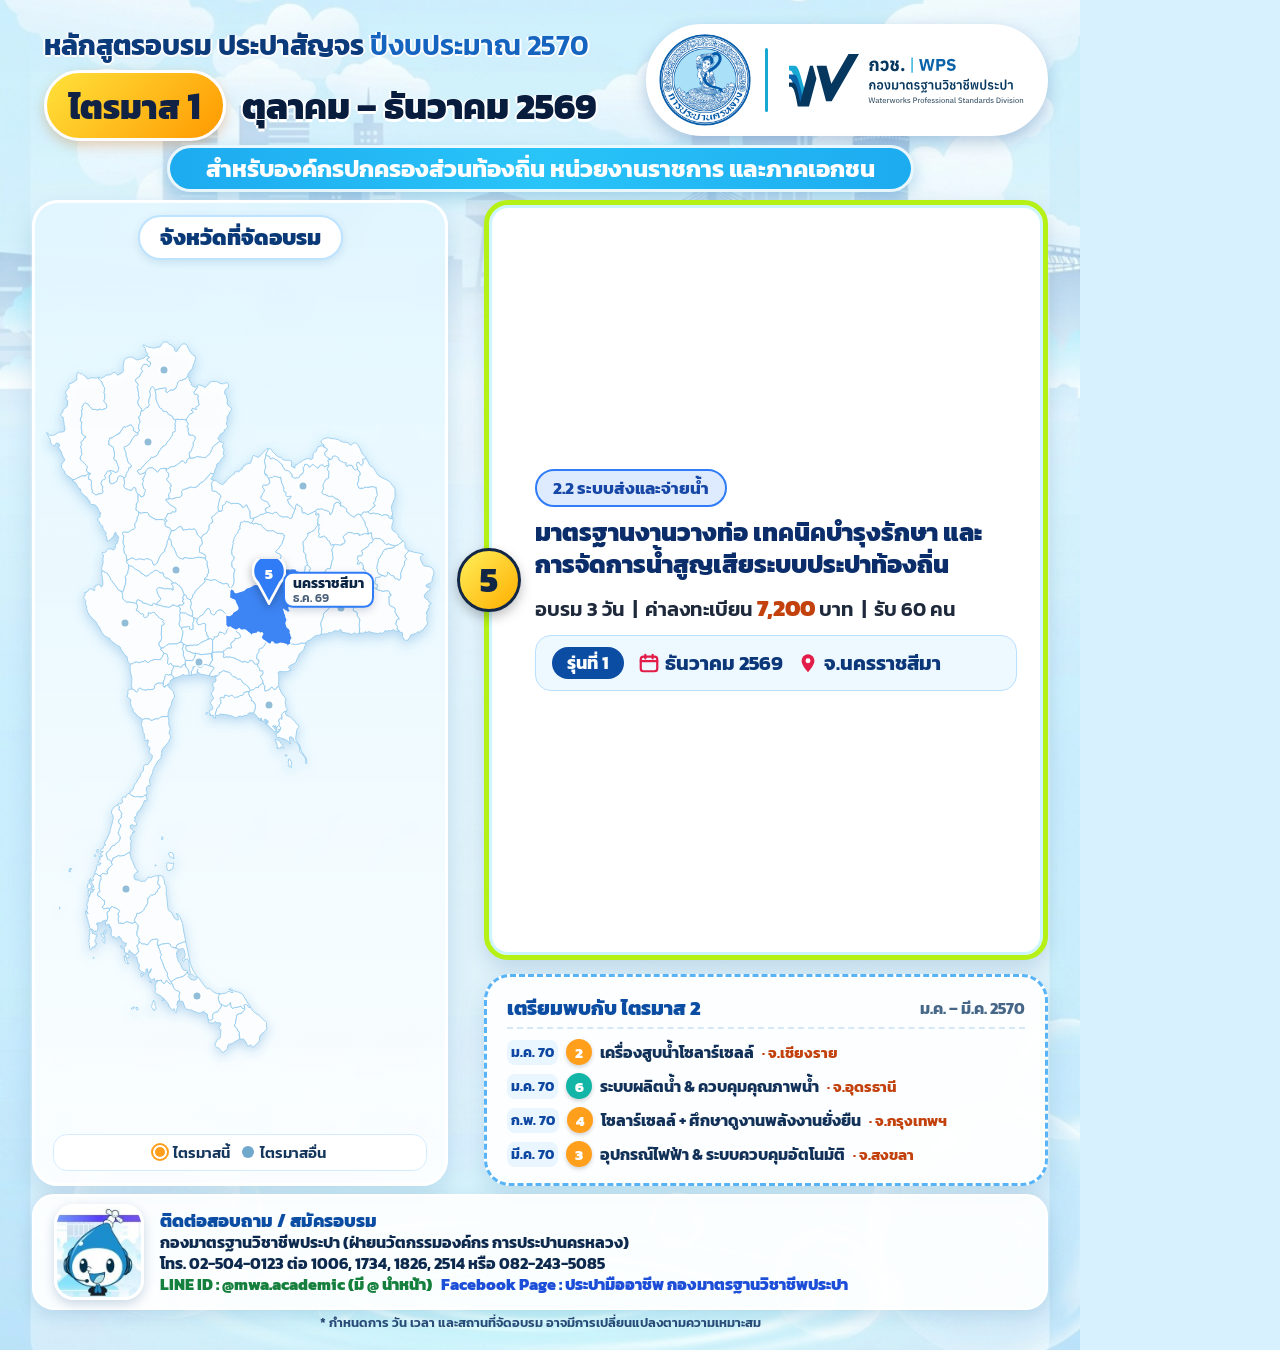
<file: html/01_Q1_FY2570.html>
<!doctype html><html lang="th"><head><meta charset="utf-8">
<style>@font-face{font-family:Kanit;font-weight:400;src:url('../assets/Kanit-Regular.ttf')}
@font-face{font-family:Kanit;font-weight:500;src:url('../assets/Kanit-Medium.ttf')}
@font-face{font-family:Kanit;font-weight:600;src:url('../assets/Kanit-SemiBold.ttf')}
@font-face{font-family:Kanit;font-weight:700;src:url('../assets/Kanit-Bold.ttf')}
@font-face{font-family:Kanit;font-weight:800;src:url('../assets/Kanit-ExtraBold.ttf')}</style><link rel="stylesheet" href="../poster.css"></head>
<body><div class="poster quarter q1"><img class="bg" src="../assets/bg.jpg">

<header class="hd q">
  <div class="kicker">หลักสูตรอบรม ประปาสัญจร <span>ปีงบประมาณ 2570</span></div>
  <div class="qline"><div class="qbadge">ไตรมาส <b>1</b></div><div class="qrange">ตุลาคม – ธันวาคม 2569</div></div>
  <div class="logos"><img class="logo" src="../assets/logo.png"><div class="sep"></div><img class="wps" src="../assets/wps-lockup.svg"></div>
</header>
<div class="banner thin"><div>สำหรับองค์กรปกครองส่วนท้องถิ่น หน่วยงานราชการ และภาคเอกชน</div></div>
<section class="qs">
  <div class="mapcard glass small">
    <div class="mapttl">จังหวัดที่จัดอบรม</div>
    <div class="map" style="width:400px;height:760px"><svg class="map-svg" width="400" height="760" viewBox="0 0 400 760"><defs><filter id="sh" x="-10%" y="-10%" width="120%" height="120%"><feDropShadow dx="0" dy="4" stdDeviation="6" flood-color="#3a8fd0" flood-opacity=".35"/></filter></defs><g filter="url(#sh)"><path d="M40.3,56.8L41.5,56.6L42.5,57.2L44.4,58.8L45.9,59.3L46.5,60.9L47.4,62.0L48.6,61.8L50.7,60.8L52.6,60.8L54.8,61.0L56.9,60.9L58.5,60.1L58.7,61.6L59.3,62.6L60.3,63.6L61.8,64.5L62.2,66.1L62.5,67.1L63.2,68.1L63.3,69.1L64.4,70.2L64.8,71.2L64.5,72.3L64.4,73.8L64.3,74.7L64.1,76.0L64.7,77.2L64.7,78.1L64.9,79.7L64.8,80.7L64.3,82.8L63.9,83.8L64.2,84.7L65.2,85.5L66.7,87.8L66.9,89.1L66.5,90.7L65.4,91.7L63.8,92.0L62.5,92.6L61.6,92.7L59.9,92.2L58.9,92.1L58.1,93.4L57.1,93.1L56.0,92.6L54.4,92.4L52.9,92.5L51.9,92.2L51.2,91.1L50.3,90.0L49.3,89.2L48.6,87.9L47.6,86.9L46.6,86.6L45.2,86.0L44.3,86.6L43.5,87.9L43.1,88.8L42.0,89.7L42.5,91.5L41.5,93.8L41.9,95.8L42.1,96.9L41.6,99.2L40.2,102.1L40.8,104.3L41.8,104.7L41.9,105.6L41.5,106.7L41.4,108.1L41.4,109.0L41.5,110.2L41.0,111.1L41.7,112.5L41.8,114.8L41.6,115.7L42.4,117.0L43.7,118.6L44.8,119.1L45.8,119.7L45.8,120.7L44.6,120.7L43.9,121.9L43.3,123.0L41.3,124.6L41.0,125.6L41.4,126.5L41.5,127.9L40.6,130.5L41.3,131.6L41.4,132.6L41.4,133.7L41.3,134.9L42.0,136.2L42.3,137.3L41.3,138.2L40.5,140.1L40.2,141.2L40.7,142.9L42.1,144.3L43.5,145.1L44.8,146.7L46.0,148.2L47.0,148.8L47.7,149.9L47.0,151.0L46.9,152.0L46.5,153.2L47.2,154.5L47.8,155.4L50.5,156.5L48.0,157.0L46.9,157.6L46.0,158.6L44.0,158.9L42.3,158.9L41.2,159.2L36.2,161.7L34.8,162.5L32.8,162.6L25.5,157.3L24.8,156.0L24.7,154.9L24.2,153.9L23.1,152.9L22.6,151.8L21.5,150.7L21.6,147.6L23.2,144.6L24.5,143.8L24.7,142.8L24.2,141.8L23.5,140.1L22.6,139.1L22.2,137.8L21.7,136.2L21.6,135.2L19.0,131.3L18.5,130.3L19.6,128.8L19.4,127.2L16.4,125.9L14.9,128.5L13.3,128.6L12.3,127.9L11.4,127.0L10.7,125.9L10.5,124.7L10.4,123.6L10.3,122.5L9.1,120.7L8.0,118.5L7.3,116.9L6.3,116.0L7.3,115.6L8.7,117.4L9.6,118.4L11.2,118.3L13.4,118.3L15.2,117.5L18.5,115.4L19.4,115.1L21.8,115.1L24.1,114.5L25.1,112.0L24.8,110.1L24.2,108.2L24.0,106.4L24.0,105.3L23.2,102.7L23.4,101.0L22.7,99.9L21.6,99.1L20.5,98.1L20.8,97.0L21.8,96.3L22.8,94.9L23.1,93.0L23.6,92.1L26.5,90.0L27.5,88.5L27.7,84.8L27.2,83.0L25.6,81.6L25.5,80.6L26.4,80.6L27.3,79.5L26.2,77.7L25.9,76.6L25.5,75.2L27.0,72.8L28.5,71.4L29.2,70.2L28.9,69.1L28.8,68.2L29.2,66.7L30.2,66.6L33.9,65.0L35.0,63.9L35.9,63.4L37.0,62.7L36.6,60.1L37.2,56.0L38.5,55.2L39.7,56.6Z" fill="#ffffff" fill-opacity=".92" stroke="#8cc8ee" stroke-width=".8"/><path d="M95.8,479.8L97.6,479.4L98.7,479.8L99.8,479.7L102.0,479.9L102.9,479.3L103.9,478.9L105.3,478.1L106.6,477.9L106.2,479.3L106.3,480.4L107.0,482.4L107.2,483.4L106.3,483.8L105.3,483.6L104.2,483.7L103.6,486.4L100.6,491.6L100.5,492.5L99.1,493.3L97.7,494.7L96.9,496.4L96.5,498.7L95.6,499.7L94.5,500.1L94.4,501.0L95.6,501.4L94.8,502.5L94.3,503.8L96.1,505.4L96.7,506.6L96.4,508.2L95.4,508.6L94.0,509.2L93.5,508.2L92.4,507.6L91.1,508.0L90.2,508.6L90.5,511.2L92.7,513.5L93.6,514.6L95.0,514.5L94.4,515.4L92.5,515.6L91.8,517.5L90.5,519.6L90.2,520.8L90.2,522.1L91.2,523.7L91.3,525.1L90.5,526.2L90.8,528.3L90.8,532.1L90.9,533.2L90.0,534.4L89.8,535.7L88.4,535.9L87.1,536.6L86.1,537.2L85.1,537.9L83.7,538.7L81.3,539.0L80.0,539.1L79.1,538.8L77.9,538.9L76.2,539.8L75.2,540.3L74.1,540.9L73.1,540.9L72.6,542.9L71.4,544.9L70.3,543.7L68.8,542.7L67.5,542.3L67.3,541.3L67.1,540.3L66.6,539.3L66.4,538.4L66.0,537.1L66.3,536.0L67.4,534.9L68.3,534.1L69.4,533.2L70.2,532.0L70.5,530.9L71.6,529.8L72.4,528.7L73.3,528.3L74.3,528.5L75.5,527.0L76.3,526.1L77.8,525.5L78.8,524.5L79.1,523.4L79.8,522.4L80.2,520.5L78.9,517.8L78.2,516.7L78.1,515.8L78.4,514.8L79.0,513.8L79.1,512.5L79.2,511.6L80.0,510.6L80.8,509.4L80.6,508.1L80.3,507.2L79.3,506.7L78.6,505.7L78.6,503.9L79.0,502.5L79.8,501.6L80.8,501.0L81.5,500.0L81.0,498.8L81.6,497.9L81.9,496.8L81.3,495.4L80.5,494.5L80.2,493.5L79.2,492.8L78.7,491.9L79.5,490.1L78.4,488.8L77.4,487.9L78.0,486.9L79.1,486.8L80.0,487.0L81.7,486.2L82.6,484.5L82.2,482.8L82.1,481.7L82.4,480.7L83.3,479.7L84.7,480.1L85.6,480.4L86.5,478.3L87.4,477.1L89.3,476.2L90.0,477.2L90.9,477.9L93.7,479.3L94.9,479.6L95.8,479.8Z" fill="#ffffff" fill-opacity=".92" stroke="#8cc8ee" stroke-width=".8"/><path d="M145.8,624.6L144.6,624.8L143.4,625.1L141.3,626.1L139.1,626.8L137.4,627.6L135.9,631.2L134.9,630.9L132.7,630.4L131.5,629.6L130.6,628.8L130.4,627.9L129.6,626.9L127.9,626.3L121.8,627.2L120.7,627.6L118.2,628.5L117.3,626.8L117.5,625.6L117.7,624.3L118.0,623.3L117.6,622.3L116.3,622.3L114.5,622.2L113.5,622.5L112.0,622.4L111.1,623.4L110.2,624.5L109.4,625.5L108.4,626.8L106.9,627.8L105.7,627.4L104.8,627.0L102.6,627.1L101.7,626.9L100.9,625.9L98.9,624.4L98.4,623.5L99.2,622.2L98.6,620.4L97.6,619.4L96.6,617.5L96.8,616.5L97.0,615.6L96.7,614.3L97.2,613.0L97.9,612.0L98.0,609.0L97.8,607.6L96.2,606.3L95.5,605.3L94.6,604.0L94.3,603.1L95.1,600.9L95.8,600.0L96.4,598.9L96.4,597.9L96.2,596.2L97.8,596.6L98.7,596.6L100.3,595.4L101.7,594.9L103.1,593.5L104.1,592.6L104.0,591.6L104.8,590.6L105.9,589.6L106.1,588.4L107.2,587.1L107.7,585.6L107.6,584.6L107.7,583.0L107.6,582.0L107.8,581.0L108.8,580.9L110.4,578.0L111.5,577.5L112.4,578.2L113.3,577.6L114.6,577.4L115.5,577.0L115.5,576.0L116.6,575.2L117.3,574.3L117.7,573.0L117.9,572.1L118.1,571.0L119.1,571.4L119.8,570.0L119.9,569.1L119.5,568.1L118.5,567.9L117.9,567.0L117.6,565.4L117.9,564.4L118.3,563.1L118.2,561.1L118.2,560.1L119.2,558.7L120.4,558.4L123.0,559.6L122.9,560.6L124.1,562.8L124.5,566.1L124.7,567.1L125.6,568.2L126.1,569.6L126.1,571.9L126.6,573.1L126.2,574.3L126.1,575.8L126.6,579.5L127.0,581.8L127.9,591.1L128.3,592.6L129.1,593.9L131.7,595.5L132.3,597.0L133.4,599.1L134.1,600.3L134.4,601.2L136.1,602.3L137.2,603.2L138.5,602.6L138.1,601.2L138.0,599.3L137.5,597.6L135.9,597.0L136.9,596.6L138.3,597.6L139.6,599.2L140.1,600.2L142.5,606.5L144.0,616.0L145.8,624.6Z" fill="#ffffff" fill-opacity=".92" stroke="#8cc8ee" stroke-width=".8"/><path d="M55.9,626.3L56.9,626.4L56.5,627.7L55.0,628.2L54.9,630.6L53.3,629.7L52.0,630.7L51.9,632.0L50.8,632.8L49.7,631.7L49.5,628.6L48.9,627.5L49.7,626.3L48.4,625.2L48.8,624.3L48.8,622.9L49.3,622.0L49.4,621.0L49.2,620.1L49.2,618.4L49.7,616.9L49.9,615.4L49.8,614.4L49.5,612.5L50.5,612.7L51.8,613.5L52.4,616.5L53.8,616.4L55.3,617.7L56.5,617.1L56.8,618.5L55.9,620.4L56.0,621.6L55.1,622.6L54.9,623.8L55.1,624.8L55.9,626.3Z" fill="#ffffff" fill-opacity=".92" stroke="#8cc8ee" stroke-width=".8"/><path d="M61.4,616.2L63.8,617.9L64.9,620.0L64.9,625.2L64.5,626.3L63.3,625.5L63.0,624.6L62.9,623.4L62.7,622.3L63.6,621.4L63.2,620.2L62.3,619.9L61.4,618.3L61.0,616.6ZM65.4,616.8L63.8,616.8L63.2,615.7L64.2,615.4L64.5,613.9L65.5,612.5L66.1,613.5L65.4,616.8ZM50.1,576.8L49.0,579.6L48.2,578.6L48.1,577.6L48.3,576.6L48.3,575.3L48.1,573.9L49.4,573.3L50.3,573.8L50.9,574.8L50.7,575.7L50.1,576.8ZM50.1,571.7L49.1,572.0L48.2,571.9L47.5,570.7L47.9,566.8L49.1,566.0L50.1,566.7L51.2,568.1L51.4,569.0L51.4,570.1L50.4,571.1ZM60.1,563.9L59.9,564.9L59.9,565.9L59.3,567.0L59.2,568.0L59.5,569.7L58.9,570.7L59.9,573.8L60.0,574.7L59.0,575.1L58.0,575.6L57.6,576.7L57.9,577.7L57.7,578.6L59.3,579.5L61.5,581.0L62.6,582.8L64.0,583.4L64.7,584.4L64.5,585.8L64.5,587.2L63.7,588.3L63.2,589.3L62.3,589.6L63.5,591.6L65.6,591.5L66.6,591.1L67.7,591.0L69.0,591.4L69.6,592.9L69.2,594.1L68.3,594.7L67.3,595.0L67.2,596.3L67.4,598.9L67.9,599.9L67.4,601.7L67.3,602.6L67.0,604.0L65.3,603.0L64.3,603.7L62.9,604.0L61.6,604.9L60.2,605.8L59.1,606.1L58.1,605.6L57.2,606.1L56.1,607.0L57.5,607.6L57.7,609.3L58.0,611.3L57.2,613.3L56.2,614.6L55.3,613.8L54.6,615.1L53.0,612.8L51.8,612.3L50.4,611.4L49.5,610.9L49.3,608.1L48.6,606.7L47.6,602.2L45.6,596.1L45.6,595.0L46.1,593.8L46.4,595.1L47.9,597.0L48.2,596.0L47.1,595.0L46.6,594.1L46.9,592.6L47.5,590.9L47.5,589.4L46.7,587.5L46.8,586.4L47.9,585.5L48.3,581.9L48.5,580.9L49.6,579.2L50.0,577.3L50.9,576.0L51.5,574.9L52.8,575.0L53.1,573.9L54.6,572.0L53.2,572.6L51.9,572.5L51.7,571.2L53.4,570.6L53.7,568.7L52.3,566.9L51.7,565.8L51.4,564.6L51.4,563.7L52.6,564.0L53.7,562.8L52.8,561.7L53.3,560.2L54.2,558.5L54.5,557.2L55.5,556.9L56.4,556.6L58.6,558.5L60.2,559.0L61.1,559.7L61.3,561.8L60.7,563.0ZM30.5,555.0L28.8,554.3L29.0,553.3L30.2,553.5L30.5,555.0ZM31.6,552.4L30.6,552.5L29.3,552.5L29.5,551.6L31.4,551.3L31.6,552.4Z" fill="#ffffff" fill-opacity=".92" stroke="#8cc8ee" stroke-width=".8"/><path d="M55.8,538.5L54.9,539.8L54.3,538.8L55.1,537.4L55.8,538.5ZM78.8,492.8L79.8,493.4L80.5,494.5L81.3,495.4L81.6,496.4L81.6,497.9L81.0,498.8L81.6,499.8L80.8,501.0L79.8,501.6L79.0,502.5L78.6,503.5L78.6,505.4L79.1,506.4L80.1,507.0L80.6,508.1L80.9,509.1L80.0,510.6L79.4,511.5L79.1,512.5L79.2,513.4L78.5,514.5L78.1,515.8L78.2,516.7L78.9,517.8L80.2,519.7L79.8,522.4L79.1,523.4L78.8,524.5L78.0,525.4L76.8,525.7L75.9,526.6L74.8,528.2L73.6,528.4L72.5,528.6L71.7,529.6L70.8,530.4L70.2,532.0L69.5,533.1L68.4,534.0L67.5,534.8L66.5,535.7L66.0,536.8L66.4,538.4L66.6,539.3L67.1,540.3L67.3,541.3L67.5,542.3L68.8,542.7L70.3,543.7L71.4,544.9L71.4,545.8L72.2,546.8L72.4,547.9L71.4,548.5L69.7,550.6L68.3,551.4L68.1,552.3L68.1,553.4L67.1,553.3L67.1,554.5L67.3,555.4L67.8,556.6L66.3,556.9L65.2,557.1L64.2,556.4L62.0,556.8L60.8,558.0L60.2,559.0L58.6,558.5L57.1,557.1L56.1,556.6L55.1,557.0L54.9,555.5L56.2,553.0L57.0,548.7L57.7,547.4L59.1,548.4L60.6,547.1L61.0,546.1L59.8,546.1L58.9,545.1L58.0,544.7L59.2,543.2L60.3,542.5L59.4,540.8L60.3,540.4L59.4,539.5L60.4,539.6L61.8,539.8L62.6,538.5L61.5,537.9L60.5,537.8L60.1,536.7L61.2,536.0L62.3,535.4L63.2,534.1L62.0,534.9L60.3,533.6L61.4,531.8L62.5,531.8L63.7,530.8L63.0,529.8L64.0,528.5L65.4,528.2L65.5,527.3L64.4,527.0L64.5,526.0L66.6,522.4L68.6,518.0L69.6,515.9L70.0,514.8L70.2,513.7L70.3,512.7L70.5,511.7L71.2,509.9L71.3,508.9L72.2,506.0L72.6,503.6L73.3,501.7L73.3,500.8L72.7,497.8L71.5,496.4L71.7,493.8L72.2,492.7L74.2,489.9L75.6,489.0L76.6,488.9L77.4,487.9L78.4,488.8L79.4,489.7L79.0,491.5L78.7,492.5Z" fill="#ffffff" fill-opacity=".92" stroke="#8cc8ee" stroke-width=".8"/><path d="M116.0,548.7L114.9,549.1L115.7,547.7L116.0,548.7ZM133.8,546.1L133.6,547.3L133.2,548.7L133.0,550.2L132.7,551.5L131.3,552.1L131.0,553.1L130.0,553.3L127.8,553.5L126.9,550.9L126.4,550.0L127.0,548.3L126.4,546.6L127.9,545.8L129.1,545.9L131.9,546.6L133.1,545.6ZM89.8,535.9L90.0,536.9L90.6,538.8L90.9,540.7L91.2,541.8L91.6,542.8L93.0,545.0L93.4,546.9L95.5,551.4L98.2,554.9L97.0,554.9L95.4,556.3L94.1,557.6L94.0,560.4L95.0,562.6L97.2,563.0L99.5,563.2L100.8,564.5L102.3,564.3L103.8,564.3L105.3,564.1L106.5,563.1L107.1,561.6L108.1,560.2L110.8,560.5L112.2,560.0L114.5,559.2L117.1,558.7L118.3,558.4L118.4,559.6L118.1,560.6L118.4,562.8L117.9,564.4L117.6,565.4L117.3,566.4L118.0,567.6L119.2,568.0L119.9,569.1L119.8,570.0L119.8,571.0L118.7,571.3L117.8,572.7L117.3,574.1L117.0,575.0L115.9,575.3L115.6,576.3L115.1,577.2L114.1,577.6L113.2,577.7L112.2,578.2L111.3,577.5L109.2,580.5L108.2,580.9L107.6,582.0L107.7,583.0L107.6,584.6L107.7,585.6L107.5,586.7L106.3,588.0L106.1,589.2L104.8,590.6L104.0,591.6L104.1,592.6L103.2,593.5L102.1,594.7L101.1,595.1L99.3,596.1L98.3,596.7L97.1,596.0L96.4,597.9L96.4,598.9L95.8,600.0L95.1,600.9L94.6,602.3L94.3,603.4L95.5,605.3L94.1,605.7L93.0,606.2L91.5,606.2L89.6,605.7L86.9,604.8L85.9,604.8L84.9,605.9L83.1,606.6L82.0,606.3L80.4,606.2L79.2,606.6L78.4,605.3L78.3,603.7L78.3,602.6L78.0,601.7L78.4,600.6L78.8,599.7L78.7,598.7L77.7,597.3L78.3,596.0L79.4,595.0L79.2,593.7L78.3,592.7L77.2,592.1L76.4,591.1L74.2,590.8L72.7,589.7L71.8,589.3L70.8,591.2L69.7,591.7L68.2,591.2L67.1,590.8L66.0,591.4L64.3,591.7L62.0,590.4L63.0,589.5L63.5,588.5L64.4,587.7L64.5,586.2L64.7,584.4L64.4,583.4L63.4,583.4L62.0,581.8L59.8,579.6L58.3,579.3L57.9,578.2L57.7,577.1L57.7,575.9L59.0,575.1L60.0,574.7L59.9,573.8L58.9,571.0L59.5,570.0L59.2,568.0L59.3,567.0L59.9,565.9L59.9,564.9L60.1,563.9L61.1,562.5L61.2,560.1L60.2,559.0L60.8,558.0L62.0,556.8L63.7,556.3L64.8,557.1L66.3,556.9L67.3,556.8L68.0,555.7L67.1,555.2L67.0,554.1L68.0,553.5L68.4,552.5L68.0,551.6L69.1,551.1L71.4,548.5L72.4,547.9L72.2,547.0L71.6,546.0L71.4,544.9L72.4,543.5L72.9,541.2L73.9,541.0L75.2,540.3L76.2,539.8L77.9,538.9L78.9,538.7L79.8,539.1L80.8,539.1L82.9,538.5L84.2,538.7L85.2,537.7L87.1,536.6L88.0,535.9L89.1,535.8ZM129.7,535.5L131.0,535.4L133.0,536.5L133.5,538.1L134.0,541.8L132.3,540.7L129.8,539.6L129.5,538.6L128.4,537.0L129.1,535.7Z" fill="#ffffff" fill-opacity=".92" stroke="#8cc8ee" stroke-width=".8"/><path d="M88.6,646.7L86.7,646.6L85.7,645.5L84.5,642.7L84.4,640.6L84.0,639.1L86.1,640.2L86.6,642.2L87.1,643.9L87.8,645.5L88.6,646.7ZM88.6,641.1L87.4,640.8L86.3,639.8L85.2,637.8L86.2,637.3L88.0,637.6L88.9,638.1L89.0,639.7L88.6,641.1ZM79.0,606.6L80.0,606.2L82.0,606.3L83.0,606.6L84.4,606.2L85.9,604.8L86.9,604.8L88.9,605.2L91.3,606.2L92.5,606.3L93.5,606.0L95.5,605.3L96.2,606.3L97.3,607.1L97.9,608.2L97.9,612.0L97.3,613.0L96.9,614.0L96.8,615.0L96.9,616.1L96.6,617.5L97.4,619.1L98.3,620.0L99.1,621.6L98.9,622.9L98.9,624.4L99.2,625.5L98.6,627.1L96.9,628.8L97.1,629.7L97.7,630.6L97.8,631.6L99.0,633.6L97.7,636.4L95.2,638.2L93.8,637.2L92.7,636.8L92.1,635.8L91.1,635.1L90.2,634.6L89.2,632.9L88.8,634.5L88.3,635.8L87.3,636.5L85.7,636.1L84.6,635.0L84.4,631.8L83.7,630.6L85.7,629.0L86.1,627.5L86.4,626.1L85.4,626.2L84.4,626.3L83.4,624.8L82.3,624.2L81.2,622.8L81.4,621.8L80.1,620.5L79.4,619.4L78.3,619.6L77.8,620.7L76.4,621.3L75.1,621.4L74.5,619.9L73.5,619.4L72.6,620.6L72.1,619.4L71.3,618.4L71.2,617.5L71.3,615.1L71.3,613.0L71.1,611.4L70.3,609.5L69.6,610.9L69.2,607.4L68.0,607.1L66.6,608.0L65.5,608.2L65.6,605.1L66.6,604.1L67.4,603.0L67.4,601.7L67.8,600.8L67.8,599.8L67.2,596.3L67.3,595.0L68.3,594.7L69.2,594.1L69.6,592.9L69.7,591.7L70.6,591.4L71.2,589.9L72.2,589.3L73.4,590.5L75.9,590.9L76.9,591.9L77.9,592.3L79.2,593.7L79.7,594.6L78.3,596.0L77.7,596.9L78.0,597.9L78.7,598.9L78.5,600.3L78.0,601.7L78.3,602.6L78.3,603.7L78.4,605.3L78.7,606.3Z" fill="#ffffff" fill-opacity=".92" stroke="#8cc8ee" stroke-width=".8"/><path d="M135.9,631.2L137.4,631.5L138.4,632.3L137.1,634.5L136.5,636.1L137.0,640.1L137.9,642.4L138.2,644.2L139.0,645.3L140.1,646.4L142.0,650.8L142.9,652.3L144.0,653.2L145.0,653.4L146.2,653.4L147.1,653.7L147.5,654.7L146.6,655.8L145.9,657.5L144.0,658.4L143.2,659.5L142.0,659.9L141.1,660.0L138.9,660.8L137.9,661.0L137.0,661.0L133.5,663.0L131.3,665.3L128.8,662.1L128.2,661.2L127.6,659.6L127.0,658.0L127.4,656.9L127.2,655.8L126.6,654.8L125.8,653.7L125.4,652.5L124.6,651.5L123.1,647.3L122.9,646.3L121.9,645.2L121.8,643.6L120.5,641.4L120.4,640.4L120.3,639.4L121.3,638.4L121.5,637.4L120.4,636.2L120.0,634.1L119.7,633.2L117.9,628.8L120.0,628.2L121.0,627.3L127.9,626.3L129.6,626.9L130.4,627.9L130.6,628.8L131.5,629.6L132.7,630.4L134.9,630.9L135.9,631.2Z" fill="#ffffff" fill-opacity=".92" stroke="#8cc8ee" stroke-width=".8"/><path d="M94.7,690.1L93.2,691.9L92.2,692.1L91.2,691.8L91.8,690.8L93.1,690.1L94.3,690.0ZM114.2,693.8L113.3,693.2L112.7,691.2L111.1,689.7L111.8,688.4L112.3,687.3L112.2,686.1L113.2,685.0L113.5,683.2L114.9,685.4L114.9,687.7L115.6,689.5L116.0,690.9L115.8,692.1L114.7,692.5L114.4,693.6ZM121.6,663.5L121.8,664.5L123.7,666.2L124.7,666.1L125.7,664.4L125.9,663.5L126.9,663.4L128.0,665.1L129.3,666.3L130.4,666.9L132.0,666.6L132.9,667.7L133.1,668.8L133.1,669.7L133.9,671.0L134.7,671.9L135.4,672.9L136.6,673.4L138.3,673.9L139.7,675.0L139.8,676.0L139.6,677.0L139.2,678.1L138.9,679.1L139.3,680.9L139.6,681.9L139.4,683.6L137.9,683.9L137.5,684.8L137.4,685.9L137.1,687.9L137.5,689.8L137.4,690.9L136.6,692.2L136.8,693.4L136.6,694.6L136.2,695.7L134.9,694.6L134.6,692.8L134.2,691.7L133.2,692.3L132.8,693.3L131.2,692.0L129.9,690.4L129.6,689.5L128.5,689.1L128.5,688.0L128.1,686.5L126.9,685.8L126.5,684.4L124.7,682.9L123.6,681.1L122.0,680.7L120.9,678.9L116.3,676.7L115.1,675.6L115.1,673.6L115.6,672.7L116.1,671.5L114.9,670.9L115.0,670.0L115.2,669.0L115.6,666.8L116.6,665.7L118.0,663.6L119.1,663.5L120.2,663.2L121.1,662.8ZM97.5,693.1L96.5,692.9L95.9,690.5L97.8,690.5L98.3,691.9L97.8,693.0ZM123.6,683.6L122.4,683.5L123.1,682.3L123.6,683.6ZM111.9,665.6L110.6,665.4L109.6,664.8L109.6,663.9L110.8,664.5L111.9,665.6ZM53.3,641.6L53.2,640.6L54.1,640.6L53.3,641.6ZM82.1,629.6L82.8,630.5L82.7,631.9L80.5,629.6L80.8,628.7L82.0,629.2ZM19.7,590.9L19.9,592.2L19.2,591.0L19.6,589.9L19.7,590.9ZM49.5,565.3L48.8,564.3L50.6,561.4L50.8,562.7L50.1,563.7L49.5,565.3ZM57.9,532.5L58.1,533.5L58.3,534.4L57.7,535.9L56.7,535.2L56.7,534.2L57.1,533.3L57.5,532.0ZM122.7,520.0L123.0,520.9L122.8,522.1L122.0,523.0L121.6,521.8L121.8,520.8L121.7,519.8L122.7,520.0ZM247.3,438.1L246.3,439.2L245.1,438.9L245.4,437.8L247.0,438.1ZM167.4,395.4L167.6,396.5L166.3,397.7L165.6,396.1L166.7,395.4Z" fill="#ffffff" fill-opacity=".92" stroke="#8cc8ee" stroke-width=".8"/><path d="M148.6,659.9L149.7,661.5L150.9,662.2L152.2,662.7L154.1,663.2L155.8,662.7L157.0,661.6L157.2,659.7L158.4,660.4L165.6,670.5L166.5,671.2L167.7,671.7L169.6,671.5L171.7,673.5L174.1,675.4L176.5,676.5L177.8,676.6L179.8,676.5L178.9,678.4L178.5,679.3L178.3,681.7L179.0,683.6L179.4,686.0L181.3,687.0L181.5,689.0L181.0,690.2L180.4,691.2L179.4,692.3L178.2,694.4L175.4,695.4L174.0,695.9L173.1,696.8L172.8,698.3L172.7,699.4L172.9,700.9L172.7,702.0L171.4,703.1L170.1,703.4L168.3,703.3L168.5,702.1L167.9,701.1L167.6,700.0L167.5,697.7L167.0,696.8L166.0,696.2L165.0,696.1L164.0,695.4L164.0,694.3L160.1,696.2L158.5,696.1L156.9,695.4L154.0,694.5L151.7,693.0L149.8,693.0L147.9,692.6L146.1,691.7L145.2,690.9L144.7,690.0L142.9,684.6L141.6,684.0L140.5,684.5L139.3,684.4L139.6,681.9L139.3,680.9L138.9,679.6L139.1,678.7L139.4,677.8L139.8,676.0L139.7,675.0L138.7,674.1L137.5,673.8L136.1,673.4L134.7,671.9L133.9,671.0L133.2,670.0L133.1,668.8L132.9,667.7L132.0,666.6L131.3,665.3L132.7,663.6L137.0,661.0L137.9,661.0L138.9,660.8L140.7,660.1L141.8,659.9L142.9,659.8L143.5,658.8L145.3,658.0L146.1,656.6L147.4,654.9L147.6,655.9L147.8,656.9L148.9,657.3L149.0,658.3L148.3,659.5ZM147.0,630.1L150.4,646.8L153.2,653.6L155.7,657.7L156.3,658.7L156.7,659.6L155.4,660.2L153.2,658.0L152.3,657.5L150.6,657.3L150.3,655.6L149.9,654.0L149.6,651.9L149.0,647.7L148.8,644.4L148.0,642.5L146.6,641.9L145.0,642.1L144.0,643.7L143.4,644.8L142.4,643.9L142.4,642.9L142.7,642.0L144.3,641.0L145.1,638.2L144.8,635.7L144.2,633.3L143.3,631.8L141.5,631.7L140.6,632.0L139.7,632.2L138.4,632.3L137.4,631.5L135.9,631.2L136.7,628.4L139.1,626.8L140.6,626.4L142.9,625.2L144.6,624.8L145.6,624.7L147.0,630.1Z" fill="#ffffff" fill-opacity=".92" stroke="#8cc8ee" stroke-width=".8"/><path d="M103.9,657.6L102.6,658.4L101.5,659.8L100.7,657.6L101.1,656.4L102.0,656.9L103.9,657.6ZM117.6,622.3L118.0,623.3L117.7,624.3L117.5,625.6L117.3,626.8L117.5,628.3L119.7,633.2L120.0,634.1L120.2,635.8L121.3,637.1L121.5,638.0L120.5,638.9L120.4,640.2L120.5,641.4L121.7,643.2L121.8,644.3L122.9,646.3L123.1,647.3L124.3,650.8L124.9,651.8L125.5,653.2L126.6,654.8L127.2,655.8L127.4,656.9L127.0,657.8L127.4,658.8L128.2,661.2L128.8,662.1L131.3,665.3L132.0,666.6L130.7,667.0L129.3,666.3L128.0,665.1L126.9,663.4L125.9,663.5L125.7,664.4L125.1,665.6L124.1,666.3L122.5,665.4L121.6,664.1L121.6,663.0L120.2,663.2L119.1,663.5L117.9,663.4L116.9,663.3L115.5,664.1L114.5,663.2L114.5,661.5L112.9,662.4L111.8,663.1L110.4,662.2L109.2,660.2L108.3,658.0L108.6,656.9L109.6,656.3L110.4,655.0L111.0,653.2L111.3,651.6L109.7,654.2L108.8,655.2L107.6,654.7L107.6,651.9L106.3,651.9L106.0,652.8L106.1,655.3L105.1,656.2L103.9,655.8L102.7,654.9L101.4,654.7L100.2,653.5L98.8,651.3L99.3,649.4L99.2,647.2L98.6,646.1L97.3,645.5L97.5,644.3L97.4,643.3L97.1,642.1L96.8,639.9L95.6,640.1L94.6,639.2L95.1,638.2L97.1,636.8L98.8,634.5L97.9,631.9L97.8,630.8L97.2,629.9L96.8,629.0L97.7,627.9L99.1,626.2L99.1,625.0L100.3,625.1L101.0,626.2L102.1,627.0L104.5,627.0L105.7,627.4L106.7,627.9L108.0,627.6L108.6,626.3L109.6,625.2L110.5,624.1L111.3,623.2L113.1,622.5L114.4,622.3L115.6,622.3L116.9,622.1Z" fill="#ffffff" fill-opacity=".92" stroke="#8cc8ee" stroke-width=".8"/><path d="M192.6,691.3L194.1,690.7L196.4,690.2L197.7,690.3L198.8,689.9L200.0,689.2L200.9,689.2L201.7,690.3L202.3,691.2L203.6,691.5L204.7,691.0L205.2,692.1L204.4,693.0L203.2,694.5L202.4,695.7L200.1,696.6L197.3,697.4L195.6,705.0L195.5,706.2L195.2,707.2L194.4,708.2L195.1,709.7L196.7,711.1L197.4,712.3L197.5,713.3L198.7,714.3L199.4,715.5L199.2,718.4L199.6,719.5L199.7,722.0L194.9,724.8L193.3,725.9L191.5,726.8L189.6,727.1L188.2,727.9L187.6,730.0L187.5,731.1L187.1,732.1L185.8,733.6L183.6,735.0L182.3,735.4L181.0,733.8L180.3,732.6L179.4,731.6L178.3,730.9L177.0,730.8L175.6,729.1L175.0,728.2L175.1,727.0L177.3,722.5L179.0,721.8L180.3,720.6L180.3,719.7L180.7,718.1L180.7,715.4L181.0,713.5L180.6,712.6L179.0,711.2L179.1,710.1L180.3,709.0L180.8,707.4L180.7,706.4L179.8,705.6L177.6,706.1L175.4,704.6L173.2,706.1L170.4,705.8L169.2,705.9L168.3,705.2L168.2,703.8L169.5,703.3L170.6,703.3L172.1,702.7L172.9,701.4L172.7,699.4L172.8,698.3L172.9,697.3L173.4,696.4L175.4,695.4L177.5,694.9L179.4,692.3L180.2,691.4L181.0,690.2L181.5,689.0L181.3,687.0L182.2,687.6L183.3,688.5L184.4,688.8L185.5,689.0L186.8,689.0L188.0,688.4L189.0,687.4L189.9,685.7L190.9,687.6L190.8,688.7L191.2,689.6L191.7,690.7Z" fill="#ffffff" fill-opacity=".92" stroke="#8cc8ee" stroke-width=".8"/><path d="M129.7,27.5L130.9,27.7L131.8,28.4L132.4,29.4L134.5,30.7L134.4,32.4L134.6,33.3L136.1,34.5L137.7,33.8L137.6,31.9L139.3,31.1L140.1,29.2L141.1,28.1L142.5,27.1L144.1,26.8L145.9,27.2L146.9,28.2L149.5,33.9L150.7,35.5L151.2,36.5L152.5,37.4L153.8,38.5L154.9,38.6L155.6,40.8L155.2,42.7L154.1,46.2L152.9,49.2L152.6,50.9L152.0,52.4L150.7,53.0L149.5,55.0L147.7,57.3L147.8,58.8L146.0,61.5L145.0,62.0L143.8,62.2L142.8,62.8L141.7,63.4L140.5,63.3L138.5,64.4L137.7,66.0L137.7,67.2L137.1,68.1L137.0,69.0L136.3,69.9L136.3,70.9L134.1,72.1L133.8,73.1L132.6,73.2L131.7,72.9L130.6,73.1L128.4,74.9L127.3,75.5L126.1,75.1L125.6,74.0L126.2,71.9L125.9,70.9L118.0,72.1L116.7,72.8L115.2,73.3L115.1,72.4L113.7,71.4L113.2,70.2L112.2,69.6L110.9,71.0L110.6,72.0L110.0,73.3L109.7,74.4L110.2,75.7L110.4,76.9L110.3,78.4L110.3,79.4L109.2,81.8L109.0,83.0L108.7,84.4L108.5,86.0L109.5,86.9L109.3,87.9L108.5,89.2L108.2,90.2L107.0,90.5L106.0,90.8L103.7,93.4L101.8,94.0L101.3,91.9L100.6,90.9L98.5,88.3L97.6,85.4L98.0,83.0L98.9,82.1L99.1,81.0L98.2,77.7L98.5,76.7L98.3,74.9L97.7,73.5L97.8,72.2L97.6,71.2L96.9,70.3L97.8,68.8L98.2,67.9L97.4,66.7L97.1,65.7L96.1,65.2L95.4,63.9L95.3,63.0L96.2,61.8L97.2,61.3L97.8,60.4L98.8,60.0L99.8,59.0L100.2,57.2L100.8,56.3L101.3,55.3L102.2,55.1L102.4,53.8L101.4,52.8L101.1,51.6L101.5,50.6L102.2,49.7L102.6,48.3L103.6,47.3L105.1,47.4L106.4,47.2L107.5,47.7L108.0,48.7L108.8,49.9L109.7,48.6L110.5,47.1L110.7,45.6L109.0,44.8L108.1,44.0L106.9,43.4L106.6,42.3L108.0,41.6L109.1,40.8L109.3,39.9L108.3,39.6L107.2,39.0L107.4,37.7L107.7,36.5L105.8,34.2L105.3,31.4L103.2,28.7L103.6,27.6L106.6,29.4L110.2,30.5L111.5,30.4L112.4,30.7L113.5,31.2L114.5,31.1L116.2,30.4L117.2,30.2L119.0,30.2L120.7,29.2L121.7,26.7L123.1,25.4L124.1,25.1L126.7,24.7L127.6,25.0L128.2,26.3L129.2,27.4Z" fill="#ffffff" fill-opacity=".92" stroke="#8cc8ee" stroke-width=".8"/><path d="M108.9,50.0L108.0,49.1L107.7,47.9L106.8,47.4L105.5,47.4L104.4,47.2L103.3,47.7L102.2,49.7L101.5,50.6L101.1,51.6L101.3,52.6L102.3,53.6L102.6,54.5L101.6,55.1L100.8,56.3L100.2,57.2L99.8,59.0L99.3,59.9L98.2,60.1L97.4,61.1L96.2,61.8L95.4,62.8L95.4,63.9L96.0,65.0L96.9,65.4L97.4,66.7L98.1,67.7L97.9,68.7L96.9,69.9L97.4,70.9L97.8,71.9L97.6,72.9L98.3,74.9L98.6,76.2L98.2,77.2L99.1,80.7L98.9,81.9L98.1,82.9L97.5,85.0L98.3,88.0L100.6,90.9L101.3,91.9L101.8,94.0L100.7,94.7L100.7,95.9L100.6,98.1L99.9,99.1L98.8,99.7L98.2,100.8L99.2,100.9L99.4,102.1L99.6,103.2L100.1,104.1L100.1,105.2L99.5,106.4L98.7,108.5L98.9,110.0L98.5,110.9L98.2,111.9L99.2,112.3L99.4,113.7L98.4,114.7L98.3,115.9L96.9,116.0L95.3,114.7L93.3,113.5L93.2,112.6L93.7,111.7L93.5,110.8L92.5,110.1L91.8,109.1L91.6,108.1L89.8,108.1L88.5,109.0L87.0,109.4L85.5,110.4L84.6,109.9L83.6,109.9L82.0,112.8L81.1,113.9L79.9,115.7L75.3,118.6L73.4,120.1L69.8,121.2L69.5,122.7L68.9,123.7L68.8,124.8L69.2,125.9L68.3,126.9L69.8,128.1L72.8,129.8L73.5,130.7L73.6,133.2L74.2,134.2L74.5,137.2L74.6,138.1L73.9,141.9L74.1,142.8L75.6,143.3L76.7,145.1L77.2,146.4L77.5,147.4L78.0,148.9L78.6,149.8L78.5,152.2L78.3,153.3L78.2,154.2L77.2,155.0L76.2,155.3L75.3,155.5L74.0,154.7L72.2,153.8L69.5,153.6L68.5,154.1L67.4,154.5L66.6,155.6L66.6,156.5L65.3,157.5L64.8,158.5L65.0,159.5L65.6,160.5L65.3,161.6L64.6,162.6L63.5,162.7L62.6,163.0L61.4,165.2L61.2,166.6L61.3,167.7L62.4,168.9L62.8,170.0L62.7,170.9L62.1,172.1L62.7,173.0L63.0,174.1L62.9,175.7L61.6,176.4L60.0,176.9L58.5,176.9L56.7,177.8L55.7,177.9L54.8,177.2L53.6,176.4L52.6,175.9L52.0,174.9L52.2,173.9L51.8,171.9L51.0,170.9L51.9,169.9L51.2,168.8L51.4,166.7L51.5,165.6L50.7,162.8L49.7,162.2L48.7,162.4L48.4,161.4L48.4,159.5L48.6,158.5L49.7,157.7L50.5,156.5L47.8,155.4L47.2,154.5L46.5,153.2L46.6,152.2L46.8,151.3L47.7,150.3L47.3,149.3L46.3,148.5L45.0,146.9L43.6,145.2L42.1,144.3L41.1,143.5L40.4,142.0L40.2,140.9L40.7,139.0L41.6,138.0L42.2,136.8L41.4,135.3L41.4,133.9L41.4,132.6L41.3,131.6L40.6,130.5L41.2,128.5L41.8,127.4L41.2,126.3L41.0,125.4L43.3,123.0L43.9,121.9L44.3,120.9L45.3,120.9L46.0,119.9L45.0,119.2L43.8,118.7L42.4,117.0L41.7,116.0L41.8,114.8L41.8,113.2L41.3,112.0L41.1,110.9L41.5,109.8L41.4,108.3L41.4,107.1L41.7,106.1L42.0,105.0L41.1,104.7L40.3,102.9L41.6,99.2L42.0,97.7L42.1,96.6L41.4,94.6L42.5,91.9L41.9,90.2L42.9,89.0L43.5,87.9L43.6,87.0L44.7,86.2L45.9,86.0L46.8,86.7L47.9,87.1L49.1,89.0L50.1,89.8L51.2,91.1L51.9,92.2L52.9,92.5L54.4,92.4L56.0,92.6L57.1,93.1L58.1,93.4L58.5,92.4L59.9,92.2L61.3,92.7L62.2,92.7L63.1,92.3L64.6,92.0L66.1,91.3L66.8,89.9L66.7,88.0L65.5,85.9L64.2,84.7L63.9,83.8L64.3,82.8L64.8,80.7L64.9,79.7L64.8,78.5L64.7,77.2L64.2,76.3L64.0,75.2L64.4,74.2L64.4,72.9L64.7,71.5L64.6,70.5L63.5,69.5L63.2,68.1L62.5,67.1L62.2,66.1L62.1,64.9L60.7,63.9L59.7,63.1L58.9,62.1L58.6,60.6L59.6,60.3L61.2,61.5L62.9,60.3L63.9,60.1L65.1,58.9L66.3,58.2L70.5,57.6L74.1,55.2L75.5,55.9L76.7,56.8L77.6,58.2L80.0,56.8L81.8,56.1L83.1,54.5L83.5,53.3L83.4,52.4L83.0,50.4L83.6,49.3L83.4,47.7L83.9,44.0L84.8,42.3L86.5,41.1L88.6,40.3L90.5,40.0L91.4,40.1L93.3,40.6L95.9,42.5L96.9,42.9L98.1,42.8L103.7,41.1L105.3,39.8L106.4,38.9L107.7,39.3L109.0,39.8L109.2,40.7L108.1,41.5L106.9,41.9L106.7,43.0L108.0,43.9L108.9,44.8L110.2,45.0L110.5,47.1L109.8,48.4L109.3,49.7Z" fill="#ffffff" fill-opacity=".92" stroke="#8cc8ee" stroke-width=".8"/><path d="M115.2,73.3L115.3,74.5L115.7,76.0L115.7,77.1L116.2,78.1L116.0,79.1L116.0,81.5L116.2,82.9L116.6,83.8L117.1,85.1L117.5,86.2L118.7,88.0L119.2,89.8L119.6,90.7L120.6,91.3L121.5,91.5L122.3,92.7L122.4,93.7L123.5,94.2L124.5,94.1L125.5,94.5L126.4,94.6L127.6,95.6L128.0,96.7L131.1,98.7L132.6,99.7L133.2,100.8L133.1,101.8L134.4,102.4L135.5,103.0L135.9,103.9L135.8,105.0L135.2,106.0L134.9,106.9L135.3,109.0L135.3,110.2L135.0,111.4L135.5,112.6L135.4,114.1L134.4,114.7L133.3,115.1L132.5,116.0L132.6,117.2L132.3,118.4L131.5,119.5L130.0,122.5L128.6,123.3L127.6,124.8L125.8,127.8L124.7,128.5L123.6,128.7L122.8,129.9L121.3,131.1L120.4,132.6L118.9,134.6L118.6,135.9L116.9,138.5L116.0,139.0L114.9,139.7L114.0,140.1L113.0,140.8L111.8,140.2L110.8,140.7L110.6,141.6L109.4,143.1L107.2,144.7L102.1,150.4L101.2,151.9L100.2,152.8L98.8,152.8L97.8,153.0L97.6,154.1L98.4,155.7L99.5,157.1L100.4,157.4L101.7,157.0L102.8,156.2L103.7,156.2L104.8,155.1L105.3,156.8L105.2,157.8L104.5,158.8L104.2,159.9L104.3,160.9L103.3,161.0L102.7,162.8L103.4,163.8L103.5,164.8L102.6,166.5L102.4,167.7L103.0,168.8L103.6,169.8L103.3,170.8L104.2,171.9L105.1,172.3L105.5,173.4L105.4,174.4L104.5,175.4L104.3,176.4L104.5,177.3L103.9,178.2L103.1,179.2L102.1,179.7L100.9,179.9L100.3,178.8L99.4,177.7L97.9,177.4L96.2,174.6L95.9,173.5L95.8,172.0L95.7,171.1L93.9,170.6L92.9,171.2L92.5,172.3L91.6,173.2L89.8,173.2L88.7,172.8L87.7,172.4L86.6,172.2L85.5,171.7L84.5,170.6L83.7,169.6L83.8,168.1L84.4,166.4L84.6,165.4L84.4,163.5L83.9,162.2L83.6,160.6L84.8,160.7L85.8,159.4L85.9,157.7L86.4,156.7L86.9,155.3L87.8,154.3L88.4,153.3L88.6,152.4L88.1,151.4L89.3,150.7L90.2,150.9L90.7,150.0L91.5,149.0L90.7,147.8L89.8,146.9L88.5,146.1L88.2,145.0L87.4,144.1L87.5,142.6L87.1,141.2L86.6,140.2L86.0,139.2L85.9,137.6L85.9,136.5L85.8,135.4L85.2,134.4L85.2,133.5L84.4,132.3L84.0,131.3L83.8,130.3L85.5,129.1L86.5,129.0L87.4,128.8L88.3,127.8L89.5,126.9L90.2,125.8L90.7,124.9L91.6,123.1L93.4,120.4L94.0,119.4L95.4,118.4L96.6,118.4L97.6,118.0L97.8,116.5L98.4,115.1L99.3,114.0L99.6,112.8L98.6,112.2L98.5,110.9L98.9,110.0L98.6,109.0L99.3,106.7L100.1,105.6L100.1,104.5L99.8,103.5L99.5,102.4L99.3,101.1L98.4,101.0L98.8,99.7L99.9,99.1L100.6,98.1L100.8,96.6L100.5,95.3L101.8,94.0L103.0,93.8L105.9,91.0L107.0,90.5L108.0,90.4L108.5,89.2L109.2,88.2L109.5,87.2L108.5,86.4L108.7,85.2L109.0,83.2L109.1,82.2L110.2,79.9L110.2,79.0L110.3,77.7L110.4,76.3L109.9,75.3L109.8,73.6L110.5,72.5L110.6,71.4L111.6,70.0L112.6,69.6L113.3,70.6L114.6,71.8L115.2,73.3Z" fill="#ffffff" fill-opacity=".92" stroke="#8cc8ee" stroke-width=".8"/><path d="M97.8,116.5L97.7,117.5L96.6,118.4L95.4,118.4L94.3,118.9L93.4,120.4L91.9,122.4L90.9,124.1L90.6,125.0L89.9,126.6L88.9,127.1L88.1,128.1L87.2,128.8L86.3,129.1L84.7,129.5L84.0,130.9L84.3,132.2L85.0,133.2L85.2,134.4L85.8,135.4L85.9,136.5L85.9,137.6L86.0,139.2L86.6,140.2L87.1,141.2L87.4,142.2L87.4,143.9L88.2,144.9L88.2,145.8L89.3,146.3L90.3,147.3L91.3,148.5L90.5,149.5L90.9,150.6L89.7,150.7L88.7,150.8L88.6,152.4L88.4,153.3L87.8,154.3L86.9,155.3L86.8,156.4L85.9,157.3L85.8,159.4L85.4,160.4L84.4,160.6L82.1,159.4L80.9,159.1L79.9,159.0L78.7,159.4L78.0,160.4L77.9,161.4L77.7,162.3L77.0,163.9L75.0,165.7L72.4,166.7L71.2,166.7L70.0,166.6L69.7,162.8L69.2,161.4L69.4,159.8L69.0,158.6L70.8,157.6L71.2,156.4L69.5,153.6L71.4,153.6L74.0,154.7L75.0,155.4L75.9,155.5L77.2,155.0L78.1,154.4L78.3,153.3L78.5,152.3L78.9,150.6L78.2,149.5L77.8,148.2L77.4,147.1L76.7,145.1L76.4,143.7L75.0,143.5L73.9,141.9L74.6,138.1L74.5,137.2L74.5,135.0L73.8,133.9L73.5,131.2L73.3,130.2L69.8,128.1L68.6,127.7L69.2,125.9L68.8,124.8L68.9,123.7L69.5,122.7L69.0,121.6L72.6,120.6L75.3,118.6L79.6,116.5L81.1,113.9L82.0,112.8L83.4,110.2L84.3,109.8L85.3,110.5L86.3,109.6L87.9,109.3L89.1,108.4L90.8,108.1L91.7,108.3L92.4,109.8L93.4,110.6L93.7,111.7L93.2,112.6L93.3,113.5L94.5,114.3L96.6,115.8L97.5,116.3Z" fill="#ffffff" fill-opacity=".92" stroke="#8cc8ee" stroke-width=".8"/><path d="M171.2,64.5L175.4,64.5L176.7,64.6L177.7,65.0L179.8,66.2L181.0,66.7L182.4,66.8L183.7,66.7L184.8,66.3L185.8,65.8L187.1,65.8L188.1,66.6L188.5,67.7L188.6,68.8L188.3,70.2L187.7,71.3L186.6,71.5L185.6,72.2L184.9,73.9L184.6,75.9L184.9,77.3L186.0,77.7L186.4,78.8L187.3,83.1L187.2,85.9L187.3,87.0L188.1,88.4L190.2,90.1L191.4,91.5L191.8,92.9L189.8,94.8L189.1,97.1L187.5,99.1L187.0,100.9L187.3,103.7L186.3,106.1L186.4,107.7L187.5,108.8L187.5,110.3L185.6,112.3L184.4,112.8L184.0,114.7L183.2,115.8L180.2,117.4L179.6,119.0L178.2,120.4L178.0,121.4L179.0,123.1L180.0,124.1L176.8,126.8L175.0,127.9L172.8,129.9L172.2,130.9L172.4,132.1L171.2,133.2L171.6,134.1L170.5,135.2L169.5,137.2L167.7,138.7L165.8,140.4L164.4,140.6L163.4,140.5L162.4,140.6L161.5,140.3L160.4,140.1L159.2,140.0L157.2,139.5L156.2,140.0L155.1,140.5L154.1,140.7L152.8,141.1L151.4,141.1L150.4,141.3L148.8,136.1L149.7,135.2L150.7,134.7L151.6,133.0L151.9,131.3L152.4,130.1L153.3,128.7L153.0,127.7L153.1,126.0L153.5,125.1L154.9,122.4L155.2,121.4L155.1,120.4L154.8,119.3L153.6,119.1L152.7,118.2L151.4,118.3L150.4,118.2L149.5,118.5L148.5,115.5L147.9,114.3L148.1,112.5L148.8,111.5L147.7,111.1L147.0,110.0L147.0,109.1L147.3,108.1L148.3,107.0L147.5,106.1L147.0,105.1L146.6,104.1L146.3,102.8L146.7,101.6L149.4,97.0L151.3,96.7L152.7,95.9L153.3,95.0L152.1,94.2L151.7,92.3L153.0,91.4L153.9,91.6L155.1,92.2L156.0,92.7L155.8,91.4L155.8,90.2L156.7,89.3L157.8,89.0L159.1,88.0L158.9,87.0L158.7,86.0L158.4,85.0L158.4,84.0L158.0,82.9L157.7,81.9L158.1,80.1L158.3,78.7L157.3,77.9L156.3,77.2L155.2,77.6L154.1,76.6L153.8,75.3L155.3,73.6L156.0,72.3L156.9,71.3L157.2,70.2L157.2,68.7L158.2,68.0L159.4,67.9L163.2,69.3L164.3,70.2L165.5,70.2L167.6,68.2L169.5,66.0L170.1,65.0L171.2,64.5Z" fill="#ffffff" fill-opacity=".92" stroke="#8cc8ee" stroke-width=".8"/><path d="M155.5,70.2L156.7,69.5L157.4,70.6L156.3,71.7L155.7,73.0L154.1,74.6L153.8,76.0L154.5,77.2L155.5,77.7L156.5,77.2L157.7,77.9L158.1,79.3L157.7,81.9L158.0,82.9L158.4,84.0L158.4,85.0L158.7,86.0L158.8,86.9L159.1,88.0L158.1,88.9L156.9,89.3L155.8,90.2L155.7,91.1L156.5,92.3L155.6,92.5L154.2,91.7L153.2,91.4L152.2,91.5L151.3,93.5L152.5,94.2L153.3,95.1L152.0,96.4L150.2,96.7L146.7,101.6L146.3,102.8L141.1,102.4L139.9,102.7L138.8,102.4L137.7,102.1L136.3,102.4L134.4,102.4L133.4,102.4L133.2,101.4L133.1,100.4L132.0,99.1L128.8,97.3L127.8,96.2L127.3,95.1L126.1,94.6L125.2,94.5L124.3,94.1L123.2,94.1L122.4,93.2L121.5,91.5L120.6,91.3L119.6,90.7L119.2,89.8L118.9,88.8L117.5,86.2L117.2,85.3L116.8,84.3L116.4,83.2L116.1,82.2L115.9,79.8L116.3,78.7L115.8,77.4L115.7,76.2L115.3,74.5L115.2,73.3L116.7,72.8L117.7,72.2L125.6,70.8L126.2,71.7L125.7,73.6L125.7,74.8L126.7,75.4L127.6,75.4L130.0,73.4L131.3,73.0L132.6,73.2L133.6,73.3L133.8,72.3L136.0,71.3L136.3,69.9L137.0,69.0L137.1,68.1L137.7,67.2L137.6,66.2L138.1,65.0L139.7,63.6L141.7,63.4L142.6,63.1L143.8,62.2L145.0,62.0L146.0,61.5L147.7,59.5L148.9,60.3L149.1,62.7L149.8,64.1L150.7,65.2L151.3,66.7L151.4,68.2L152.8,69.2L154.2,69.8L155.5,70.2Z" fill="#ffffff" fill-opacity=".92" stroke="#8cc8ee" stroke-width=".8"/><path d="M139.9,102.7L141.1,102.4L146.3,102.8L146.1,103.7L147.1,104.6L147.3,105.9L148.3,106.3L148.0,107.4L147.2,108.4L147.0,109.3L147.2,110.6L148.3,111.2L148.2,112.1L147.9,114.1L148.4,115.2L148.9,118.1L150.1,118.3L151.2,118.3L152.3,118.2L153.3,119.0L154.4,119.1L155.1,120.0L155.1,121.1L154.9,122.4L154.1,124.5L153.1,125.4L153.0,127.1L153.3,128.0L153.0,129.3L152.0,131.0L151.8,132.4L151.2,134.1L150.2,134.8L149.1,135.4L149.7,140.6L148.5,141.5L147.1,142.7L146.8,144.0L146.7,145.2L146.1,146.4L144.6,145.6L143.9,144.7L142.6,143.9L141.3,144.1L140.5,145.2L139.3,146.3L137.7,147.3L136.6,148.3L133.4,149.7L132.5,149.7L131.1,149.9L129.9,150.0L128.5,151.5L127.5,152.3L126.5,151.6L125.0,151.3L121.4,151.6L120.3,152.0L119.2,152.9L118.4,154.4L117.5,155.2L116.5,154.6L115.7,153.5L114.6,152.2L112.1,150.9L111.1,150.7L110.0,150.9L109.0,151.1L107.8,151.8L105.2,154.9L104.1,156.0L103.1,156.1L101.7,157.0L100.4,157.4L99.5,157.1L98.4,155.7L97.8,154.7L97.6,153.7L98.8,152.8L100.0,152.8L101.0,152.1L101.7,151.0L107.2,144.7L109.4,143.1L110.4,142.0L110.7,140.9L111.7,140.2L112.7,140.7L114.0,140.1L114.9,139.7L116.0,139.0L116.9,138.5L118.5,136.4L118.6,135.2L120.4,132.6L121.1,131.4L122.4,130.4L123.3,129.0L124.7,128.5L125.8,127.8L127.1,125.4L128.3,123.6L129.3,123.0L131.5,119.5L132.3,118.4L132.5,117.5L132.5,116.3L132.9,115.3L133.8,115.0L134.9,114.8L135.6,113.4L135.2,112.1L135.0,111.1L135.4,109.8L135.1,107.7L134.9,106.7L135.5,105.6L135.9,104.6L135.5,103.0L136.9,102.3L138.8,102.4L139.9,102.7Z" fill="#ffffff" fill-opacity=".92" stroke="#8cc8ee" stroke-width=".8"/><path d="M172.4,156.9L173.7,156.5L173.4,158.5L171.9,160.3L171.2,161.3L171.2,162.4L173.7,163.2L173.2,164.2L172.3,164.8L172.0,166.1L171.3,167.2L171.5,168.3L172.3,171.0L172.1,171.9L172.0,173.2L172.8,174.1L173.8,174.0L175.5,174.1L176.7,175.2L177.7,175.8L178.3,176.8L179.3,176.9L180.2,177.9L180.8,178.9L180.7,180.4L179.9,181.5L179.3,184.6L178.8,186.0L178.5,188.3L178.0,189.6L178.1,190.6L178.4,191.7L178.0,192.7L179.1,193.3L179.6,194.4L178.5,194.3L176.8,196.2L175.6,197.0L174.4,198.1L173.3,199.3L172.2,199.5L171.6,200.6L172.1,201.6L172.4,202.6L172.5,203.7L173.1,204.7L172.3,205.7L171.3,205.9L170.0,206.8L169.0,208.9L169.1,210.0L169.3,211.1L169.0,212.3L167.4,214.6L167.0,215.7L165.8,216.4L164.5,217.3L162.8,218.0L162.5,218.9L161.1,221.2L157.8,218.2L157.0,216.1L156.2,214.4L155.9,213.3L155.1,212.3L154.0,212.0L152.4,212.4L151.4,212.5L150.0,212.1L146.6,212.7L145.6,213.0L144.5,212.6L143.2,213.4L143.0,212.3L142.1,212.0L141.8,210.4L141.1,209.4L139.0,210.0L137.9,210.6L135.4,213.1L134.2,213.3L132.6,213.9L131.3,214.1L131.0,213.1L130.5,211.9L129.4,210.9L128.4,210.7L127.2,210.0L126.1,209.9L125.2,208.5L124.8,207.5L125.4,204.8L126.7,204.2L126.8,203.2L125.0,202.7L124.6,201.8L125.8,200.8L127.5,196.8L128.8,196.5L129.8,196.5L130.8,196.7L131.1,195.5L132.1,194.9L134.5,194.8L135.8,194.7L135.6,193.7L135.9,192.5L135.9,191.5L133.8,189.9L132.2,189.1L130.3,187.9L128.2,186.0L127.7,185.0L126.7,184.3L126.0,183.1L125.9,182.1L126.8,181.9L127.8,182.0L129.0,181.9L130.3,181.4L131.3,182.0L136.9,180.4L137.9,180.3L139.2,180.5L141.6,178.8L142.0,177.9L141.4,175.3L141.6,174.3L143.6,172.3L144.5,172.0L145.5,172.2L150.3,170.0L152.5,169.9L153.6,170.6L155.5,170.2L156.6,169.9L157.8,168.7L160.7,166.1L163.5,164.4L164.8,163.1L166.2,160.9L168.5,159.2L169.2,157.9L169.9,156.7L171.0,155.9L171.9,156.7Z" fill="#ffffff" fill-opacity=".92" stroke="#8cc8ee" stroke-width=".8"/><path d="M117.5,155.2L118.4,154.4L119.2,152.9L120.3,152.0L121.4,151.6L125.0,151.3L126.0,152.2L126.2,153.2L126.6,154.3L128.4,156.1L128.7,157.5L128.4,160.3L127.7,161.2L126.7,161.8L126.8,162.9L127.5,163.9L128.4,164.6L129.7,166.0L130.7,167.2L131.1,168.2L131.2,169.6L130.2,170.0L130.0,170.9L130.5,173.4L130.5,174.7L130.0,175.9L128.9,176.8L128.5,177.8L129.1,179.8L129.0,181.9L128.0,182.1L126.8,181.9L125.9,182.1L126.0,183.1L126.4,184.0L127.5,184.7L128.0,185.8L130.3,187.9L132.2,189.1L133.8,189.9L135.7,191.2L135.9,192.5L135.6,193.5L135.9,194.5L134.9,194.9L132.8,194.8L131.4,195.1L131.0,196.5L129.8,196.5L128.8,196.5L127.9,196.3L126.0,200.4L125.0,201.2L124.6,202.1L126.7,203.1L126.7,204.2L125.4,204.8L124.1,203.6L123.3,202.7L122.0,202.5L117.8,202.6L116.3,202.8L109.1,198.8L108.7,197.4L108.3,196.4L107.3,195.6L106.2,195.5L103.6,195.7L101.2,196.3L99.2,195.3L98.0,194.2L96.2,193.3L95.8,192.4L96.1,190.5L96.3,189.2L96.2,187.9L97.0,185.5L98.0,184.7L98.0,183.6L97.8,182.6L97.9,177.4L99.0,177.5L100.1,178.5L100.7,179.8L101.7,179.9L102.8,179.4L103.8,178.9L104.3,177.9L104.3,176.4L104.5,175.4L105.4,174.4L105.5,173.4L105.2,172.5L104.3,172.0L103.4,171.2L103.6,169.8L103.1,168.9L102.5,167.9L102.6,166.5L102.7,165.4L103.6,164.4L103.4,163.4L102.7,161.7L103.8,161.1L104.2,160.2L104.2,159.2L104.9,158.3L105.3,157.3L105.5,155.9L105.2,154.9L107.1,152.4L108.8,151.2L110.0,150.9L110.9,150.7L112.1,150.9L114.0,151.6L115.7,153.5L116.5,154.5L117.5,155.2Z" fill="#ffffff" fill-opacity=".92" stroke="#8cc8ee" stroke-width=".8"/><path d="M174.5,155.9L173.0,156.7L172.0,156.8L171.0,155.9L169.9,156.7L169.2,157.9L168.8,158.9L166.9,160.3L164.8,163.1L163.5,164.4L161.5,165.3L158.3,167.9L157.3,169.5L155.5,170.2L154.5,170.3L153.4,170.6L151.1,169.9L146.2,171.5L145.2,172.2L144.1,172.0L142.1,173.5L141.6,174.4L142.0,177.8L141.6,178.8L139.4,180.4L138.3,180.5L136.9,180.4L131.5,182.0L130.3,181.4L129.0,181.9L129.1,179.8L128.9,178.7L128.5,177.6L129.3,176.4L130.2,175.5L130.6,174.2L130.5,171.7L129.8,170.5L130.7,169.9L131.5,168.9L131.0,167.7L129.7,166.0L128.8,165.3L128.3,164.4L127.3,163.4L126.6,162.5L126.9,161.6L127.9,161.0L128.8,158.2L128.5,156.2L127.3,154.9L126.4,154.1L126.3,152.9L125.7,152.0L127.2,152.2L128.3,151.7L129.4,150.9L130.8,149.9L131.9,149.6L132.8,149.8L135.9,148.8L137.7,147.3L139.3,146.3L140.2,145.5L140.9,144.4L142.6,143.9L143.5,144.1L144.3,145.1L145.2,146.4L146.7,145.2L146.8,144.2L146.9,143.2L147.9,141.9L149.6,141.1L150.6,141.3L152.1,141.2L153.9,141.0L155.1,140.5L156.2,140.0L157.2,139.5L158.5,140.0L159.9,140.0L161.2,140.1L162.4,140.6L163.4,140.5L164.4,140.6L165.4,140.7L167.7,138.7L168.7,138.0L170.0,136.1L171.4,134.7L171.1,133.7L172.0,132.6L172.4,131.5L172.8,129.9L175.0,127.9L176.8,126.8L179.7,124.5L183.4,125.8L183.7,126.7L182.7,127.9L182.6,130.1L183.1,131.4L184.0,132.1L184.1,133.3L183.4,135.1L183.3,136.9L184.1,138.7L183.9,140.0L182.4,140.9L181.0,142.7L180.4,143.9L179.7,145.1L178.4,146.1L177.0,146.9L176.4,148.4L176.6,150.0L175.4,151.1L175.4,152.3L174.6,153.2L174.7,155.1Z" fill="#ffffff" fill-opacity=".92" stroke="#8cc8ee" stroke-width=".8"/><path d="M65.3,255.3L66.3,255.8L67.3,256.2L70.5,261.1L70.2,262.2L71.9,263.3L72.5,264.9L73.7,265.9L75.3,268.5L77.2,270.9L77.9,272.4L79.4,273.3L82.2,275.3L82.4,276.6L82.4,278.0L82.7,279.2L82.6,280.9L83.0,281.9L85.7,284.2L86.3,285.2L87.6,285.2L89.0,284.8L90.5,285.3L91.5,285.2L92.8,285.6L93.8,285.9L96.2,285.8L97.0,287.0L97.3,288.2L97.5,290.1L97.4,291.0L96.6,291.9L96.3,292.8L96.7,293.8L97.7,293.7L100.1,296.3L101.3,297.0L102.3,296.6L103.3,296.9L103.9,298.1L103.5,299.1L104.5,300.7L105.6,300.4L106.5,300.3L107.2,299.4L108.0,298.5L108.1,297.5L108.3,296.1L109.2,295.9L110.2,296.0L111.3,296.1L112.2,295.5L113.8,295.3L114.8,295.7L117.5,299.0L118.9,300.1L119.6,301.1L121.4,302.1L122.5,302.3L123.6,303.2L123.3,304.1L122.7,305.0L123.8,305.9L124.7,306.9L122.8,308.3L121.8,308.7L121.3,317.6L121.6,319.5L121.6,321.3L121.3,323.0L118.9,325.6L119.2,328.9L120.6,329.8L121.0,330.9L120.8,332.1L121.4,333.4L122.5,334.0L123.2,335.3L124.1,335.9L123.5,337.1L122.7,339.4L121.9,340.3L120.8,342.3L119.5,342.7L118.6,342.7L116.4,342.5L115.3,342.3L111.9,343.6L111.0,343.7L110.0,344.0L108.7,345.4L107.1,345.3L106.2,344.6L105.6,343.7L104.0,344.3L99.6,345.7L98.5,345.7L97.5,345.2L96.5,345.1L95.3,345.1L94.3,345.5L92.6,346.7L91.2,346.9L89.9,347.1L88.2,345.2L87.3,342.1L87.4,340.7L87.0,339.6L85.9,339.2L85.5,338.2L83.8,336.8L82.9,335.2L82.4,334.3L80.9,332.5L80.5,330.5L79.2,329.2L78.1,328.9L77.1,328.4L71.6,324.2L70.5,323.1L69.4,320.9L68.4,321.0L67.3,320.7L66.4,319.6L65.4,319.3L64.4,318.8L61.9,315.7L58.7,309.0L57.5,308.5L56.9,306.6L56.5,305.6L55.9,304.7L50.2,299.2L47.7,295.2L47.3,294.3L47.5,293.3L46.7,292.4L46.6,291.3L46.7,289.6L46.4,288.6L45.4,286.9L45.3,285.8L45.9,284.4L45.6,283.4L44.2,281.9L43.8,280.7L44.0,279.8L45.0,278.1L45.0,276.6L44.6,275.3L46.0,275.3L47.2,275.0L49.6,271.9L51.2,272.0L53.6,273.3L54.7,273.4L54.8,272.4L54.0,271.4L55.0,270.4L54.8,269.2L56.9,268.2L58.5,267.4L59.5,267.9L60.4,268.4L61.3,270.2L62.5,268.8L62.9,266.5L62.8,264.1L61.7,257.0L61.8,254.2L63.2,254.1L64.7,255.1Z" fill="#ffffff" fill-opacity=".92" stroke="#8cc8ee" stroke-width=".8"/><path d="M101.2,196.3L103.6,195.7L106.2,195.5L107.3,195.6L108.3,196.4L108.7,197.4L108.8,198.5L115.5,202.7L117.8,202.6L121.1,202.6L122.8,202.5L123.8,203.3L125.4,204.8L124.8,206.9L124.9,207.9L126.0,209.7L126.9,209.9L127.9,210.4L129.1,210.8L130.5,211.9L131.0,213.1L131.3,214.1L129.5,218.9L128.9,219.9L129.0,220.9L127.6,223.8L127.1,225.3L127.2,226.5L126.7,228.4L125.0,232.1L124.8,234.0L121.8,236.8L120.6,238.4L119.8,240.0L118.9,241.4L118.7,242.4L117.2,246.1L116.2,246.7L114.7,248.0L113.7,247.9L113.0,246.9L112.7,245.9L112.5,244.8L112.1,243.9L111.1,243.1L109.5,242.6L108.6,242.0L107.6,241.9L106.5,241.7L105.5,241.9L104.8,242.8L103.3,242.5L102.0,242.3L100.3,242.1L99.2,242.0L98.1,242.3L97.0,242.6L96.1,243.2L94.9,242.3L93.3,241.2L91.6,241.2L90.7,241.3L89.5,242.4L88.5,242.6L87.4,243.4L86.8,241.6L86.1,240.3L86.3,238.6L86.1,237.7L85.2,237.4L84.3,236.4L83.5,232.0L83.9,230.6L84.2,229.7L84.2,228.5L83.3,227.3L82.9,225.0L83.4,222.5L83.4,221.6L83.7,220.1L83.7,218.8L82.9,217.7L82.5,216.5L82.7,215.4L83.7,214.9L84.7,215.0L85.7,214.9L86.7,215.2L87.9,215.2L89.5,214.4L90.5,213.8L91.2,212.8L93.2,212.4L94.3,211.9L94.9,210.9L94.9,209.5L94.6,208.0L94.7,206.8L95.5,205.8L96.2,204.1L96.9,203.1L97.1,202.1L96.9,201.2L97.0,200.2L98.1,199.3L98.5,198.3L98.5,197.1L99.2,195.3L100.6,196.2Z" fill="#ffffff" fill-opacity=".92" stroke="#8cc8ee" stroke-width=".8"/><path d="M142.1,212.0L143.0,212.3L143.2,213.4L144.5,212.6L145.6,213.0L146.6,212.7L149.5,212.1L151.1,212.5L152.4,212.4L154.0,212.0L155.1,212.3L155.9,213.3L156.2,214.4L156.7,215.4L157.0,217.3L161.1,221.2L161.9,223.4L162.4,225.3L162.4,226.2L161.9,227.2L159.9,229.7L159.5,230.8L159.6,232.9L159.5,234.6L162.6,236.3L163.9,237.1L164.9,237.7L165.8,239.2L165.1,241.2L164.1,241.1L163.2,241.1L162.2,240.9L161.2,240.5L159.2,240.4L158.2,240.2L157.0,240.5L156.1,240.6L155.0,241.1L153.8,241.3L152.7,241.4L151.3,241.3L150.4,241.4L149.4,241.5L147.8,241.0L146.5,241.0L145.1,240.6L144.2,240.6L143.7,242.0L142.4,242.2L141.2,241.4L140.3,241.5L139.1,240.7L137.8,240.0L136.8,238.3L136.3,237.2L135.6,235.1L135.2,234.0L134.1,232.4L134.2,231.3L133.5,230.4L132.2,229.6L131.3,226.8L131.2,225.9L130.9,223.3L130.3,222.2L129.4,221.2L128.8,220.2L129.5,218.9L131.3,214.1L132.3,213.9L134.0,213.4L135.0,213.3L137.3,211.0L139.0,210.0L140.8,209.4L141.7,209.9L142.1,211.4Z" fill="#ffffff" fill-opacity=".92" stroke="#8cc8ee" stroke-width=".8"/><path d="M191.5,186.8L192.7,186.3L194.3,186.5L195.2,186.2L196.2,186.6L197.6,186.2L199.8,187.3L200.7,187.6L201.9,189.8L202.8,190.2L203.8,190.1L204.7,189.7L205.3,188.5L206.3,187.6L207.1,188.8L208.5,191.8L209.5,192.9L210.1,194.5L210.0,197.9L210.4,199.0L210.2,200.1L210.3,201.1L211.5,201.4L213.5,201.1L213.4,202.3L212.8,204.3L211.7,205.7L210.8,206.4L209.2,205.2L208.1,204.8L206.9,204.9L205.8,205.0L204.9,204.2L203.9,204.5L202.9,205.4L201.9,205.5L201.0,205.1L200.4,206.5L200.8,207.4L200.0,208.3L199.8,210.0L200.4,211.1L199.6,212.2L198.5,212.9L198.4,214.3L198.1,215.3L197.4,216.5L195.9,218.0L195.4,219.0L195.1,219.9L193.5,224.3L192.9,225.3L193.6,226.2L193.4,227.3L192.6,228.2L192.7,229.4L191.7,234.2L192.0,237.1L192.4,238.5L193.4,239.2L194.3,239.4L194.0,241.1L193.6,242.8L192.8,243.9L191.9,244.8L192.0,249.7L193.3,251.3L194.4,251.4L195.0,252.7L194.2,255.3L193.9,257.1L193.7,259.1L193.8,260.2L194.1,261.8L194.1,263.7L194.0,264.9L194.0,266.0L192.6,269.2L190.6,271.3L188.9,269.9L188.4,268.7L187.9,267.2L187.0,266.7L185.7,266.4L184.3,266.9L183.1,267.0L182.1,266.6L181.0,265.6L179.5,265.5L178.5,265.0L175.9,262.9L174.5,262.7L173.2,262.9L171.2,263.5L168.5,262.8L164.4,262.0L165.1,260.8L166.0,260.4L167.0,259.4L167.2,258.3L167.5,257.2L168.7,256.0L168.2,254.3L168.6,253.3L168.0,251.7L167.6,250.2L167.0,247.3L166.9,245.9L167.2,244.8L166.9,243.9L166.0,243.2L165.1,241.2L165.8,239.2L164.9,237.7L163.9,237.1L162.9,236.4L159.4,235.4L159.6,233.2L159.4,231.2L159.6,230.3L161.9,227.2L162.4,226.2L162.4,225.3L161.9,223.4L161.1,221.2L162.2,219.7L162.5,218.3L163.7,217.8L165.8,216.4L166.8,216.1L167.4,214.6L169.0,212.3L169.3,211.3L169.1,210.0L169.0,208.9L169.7,207.3L170.7,206.1L171.7,205.9L173.0,205.1L172.6,204.1L172.6,203.0L172.2,202.1L171.7,201.1L171.7,200.0L172.6,199.5L174.3,198.3L175.5,197.1L176.4,196.6L178.2,194.4L179.6,194.4L181.2,194.3L182.2,193.4L182.3,192.1L182.6,191.1L182.7,190.1L182.4,189.2L182.7,188.2L183.9,188.0L185.0,186.8L185.7,185.5L185.7,184.6L187.6,184.7L189.4,185.6L190.8,186.1Z" fill="#ffffff" fill-opacity=".92" stroke="#8cc8ee" stroke-width=".8"/><path d="M111.9,288.5L112.6,287.5L112.4,286.6L113.5,286.2L116.1,287.4L117.0,287.7L120.3,288.2L123.8,289.6L127.4,289.9L128.4,290.2L129.6,290.0L131.1,289.5L131.8,288.2L133.2,288.0L134.6,288.2L136.1,289.3L137.1,289.3L139.7,288.0L139.0,289.2L139.2,290.2L140.2,290.2L140.3,293.1L139.8,294.1L140.7,295.9L139.8,297.0L139.7,298.4L140.1,299.4L140.0,300.4L140.3,302.1L140.2,303.2L139.4,304.3L139.9,305.2L139.2,306.3L139.1,307.2L139.6,308.3L140.0,309.3L141.1,310.4L141.8,312.0L142.5,313.5L143.0,314.5L143.0,315.4L142.7,318.2L141.7,321.8L141.7,322.9L140.2,325.3L138.0,326.3L136.9,327.1L135.8,326.9L130.9,327.1L129.9,326.9L128.9,327.0L126.4,328.5L124.2,330.7L121.0,330.9L120.6,329.8L119.6,329.2L118.8,326.2L121.0,323.7L121.5,321.9L121.6,319.5L121.3,317.6L121.6,308.9L122.8,308.3L124.2,307.5L124.6,306.6L123.0,305.3L122.8,304.4L123.7,303.4L122.8,302.4L121.6,302.1L119.9,301.4L119.0,300.3L117.5,299.0L114.8,295.7L113.8,295.3L112.8,295.3L111.7,295.9L110.6,296.1L109.5,296.0L108.5,295.6L108.3,296.8L108.1,298.3L107.3,299.3L106.7,300.2L105.6,300.4L104.7,300.7L103.6,299.5L103.7,298.6L103.8,297.6L102.6,296.6L101.3,297.0L100.1,296.3L98.2,293.8L97.2,293.9L96.3,292.8L96.6,291.9L97.4,291.0L97.5,290.1L97.4,288.9L97.0,287.0L96.1,286.0L96.6,284.7L96.9,283.3L97.8,282.5L99.2,283.3L100.4,283.7L101.7,284.0L102.6,285.8L107.2,286.8L108.3,287.5L109.3,287.8L111.9,288.5Z" fill="#ffffff" fill-opacity=".92" stroke="#8cc8ee" stroke-width=".8"/><path d="M71.2,166.7L72.4,166.7L74.4,166.0L76.7,164.3L77.3,162.8L77.9,161.4L78.0,160.4L78.7,159.4L79.7,159.0L80.6,159.1L82.1,159.4L83.6,160.6L83.6,161.7L84.2,162.8L84.6,165.4L84.4,166.4L83.8,168.1L83.7,169.6L84.5,170.6L85.2,171.6L86.3,172.1L87.3,172.2L88.4,172.8L89.5,172.9L90.9,173.8L92.3,172.6L92.7,171.6L93.7,170.7L95.0,170.7L95.8,172.0L95.8,173.2L96.1,174.3L97.9,177.4L97.8,182.6L98.0,183.6L98.1,184.5L97.1,185.4L96.1,187.0L96.3,189.2L96.2,190.1L95.7,191.7L96.0,193.1L97.2,193.6L98.4,194.8L98.7,196.4L98.5,198.3L98.1,199.3L97.2,200.0L96.9,201.2L97.1,202.1L96.9,203.1L96.2,204.1L95.7,205.5L94.7,206.5L94.6,208.0L94.9,209.3L95.0,210.2L94.6,211.4L93.6,212.3L91.8,212.5L90.8,213.5L89.9,214.1L88.4,215.0L87.3,215.3L86.1,215.0L84.7,215.0L83.7,214.9L82.7,215.4L82.5,216.5L82.9,217.7L83.7,218.8L83.7,220.1L83.5,221.2L83.4,222.4L82.9,224.3L83.1,226.7L83.6,227.8L84.2,228.9L84.1,230.0L83.6,231.2L84.3,236.4L85.2,237.4L86.1,237.7L86.3,238.6L86.1,239.8L86.6,240.9L86.6,242.5L86.8,244.1L87.0,245.4L87.7,246.7L88.7,247.4L88.7,248.9L88.7,250.1L88.9,251.2L88.5,252.3L88.1,253.6L88.0,255.0L87.6,256.4L86.6,258.1L85.7,258.9L85.1,261.1L86.1,262.1L85.8,263.5L85.5,266.0L85.7,267.0L85.1,268.0L84.2,271.0L84.0,271.9L83.8,273.1L82.9,274.6L80.2,273.7L78.4,272.8L77.6,271.6L75.3,268.5L73.9,266.2L72.9,265.4L72.3,264.0L70.2,262.2L70.5,261.1L67.3,256.2L66.3,255.8L65.3,255.3L63.7,254.2L61.8,253.4L61.6,251.7L61.7,250.6L63.2,245.7L62.9,242.8L62.9,241.7L63.5,239.8L63.3,238.0L62.0,236.2L62.3,235.2L63.4,235.5L64.5,235.7L65.8,235.0L66.4,234.0L66.7,233.1L68.1,231.8L71.8,232.1L72.9,232.9L74.1,232.6L75.2,231.4L75.3,229.8L75.4,228.8L75.7,227.8L77.6,225.4L78.1,222.5L78.6,220.4L77.7,218.4L76.6,217.7L75.6,215.2L74.6,216.0L73.8,218.8L73.2,219.9L70.4,222.1L69.0,224.2L67.3,224.1L66.4,219.9L65.7,218.5L66.2,217.0L65.8,215.6L63.0,211.9L62.7,210.9L62.9,209.9L62.6,209.0L60.3,207.0L59.6,206.1L59.3,204.8L57.7,203.2L57.9,201.4L59.2,200.4L60.5,199.3L60.3,198.4L59.2,197.4L59.7,196.5L60.8,197.1L60.4,195.7L59.7,194.7L58.8,193.7L58.5,192.3L57.2,190.1L55.9,188.5L54.1,187.7L51.8,187.6L50.3,186.8L49.7,185.7L50.1,184.7L48.9,184.7L49.0,183.7L48.3,182.6L46.7,180.2L45.0,179.1L41.0,175.4L40.6,174.3L40.7,173.3L40.5,172.0L39.2,171.4L38.0,170.4L37.2,168.4L36.1,166.8L35.5,165.6L33.9,164.8L32.0,163.3L34.8,162.5L36.2,161.7L41.2,159.2L42.3,158.9L44.0,158.9L45.4,159.0L46.5,158.0L47.4,157.3L50.5,156.5L49.7,157.7L48.6,158.5L48.4,159.5L48.4,161.4L48.7,162.4L49.7,162.2L50.6,162.6L51.4,164.8L51.4,166.7L51.0,168.3L52.0,169.3L51.4,170.3L51.6,171.6L52.2,173.5L52.1,174.5L52.1,175.4L53.3,176.2L54.7,177.1L55.7,177.9L56.7,177.8L58.2,177.0L59.4,176.9L61.2,176.6L62.3,176.2L63.1,174.8L63.0,173.7L62.1,172.8L62.5,171.6L62.8,170.6L62.8,169.6L61.6,168.1L61.2,166.6L61.4,165.2L61.8,163.9L63.3,162.7L64.6,162.6L65.3,161.6L65.6,160.5L65.0,159.5L64.8,158.5L65.3,157.5L66.3,156.7L66.7,155.7L67.0,154.8L68.5,154.1L69.5,153.6L71.0,155.8L71.2,157.0L69.8,157.8L69.0,159.3L69.0,160.6L69.5,162.1L69.7,165.8L71.2,166.7Z" fill="#ffffff" fill-opacity=".92" stroke="#8cc8ee" stroke-width=".8"/><path d="M107.0,259.0L108.1,258.4L109.1,257.8L109.8,256.8L110.8,255.9L112.2,255.4L113.6,254.2L115.6,253.3L116.5,253.3L117.8,253.7L118.9,254.9L120.3,255.7L121.4,255.9L122.6,255.3L123.8,258.7L125.0,260.4L126.8,261.5L127.9,261.2L132.0,264.4L132.5,265.7L132.4,266.7L131.4,266.6L132.2,268.0L133.1,269.4L133.2,270.7L132.6,272.1L132.5,273.2L131.5,272.2L130.6,271.9L129.6,271.8L128.6,271.9L127.5,271.7L125.6,271.9L124.6,272.2L123.6,271.4L120.3,270.9L119.3,270.8L118.3,270.8L117.2,271.6L116.6,272.5L117.2,274.1L117.4,275.6L117.8,276.6L118.3,278.0L120.3,281.1L120.8,282.1L120.3,283.0L119.1,284.0L118.1,285.0L117.0,285.9L117.2,287.1L116.1,287.4L114.4,286.4L113.2,286.2L112.6,287.5L112.4,288.5L109.4,287.9L108.4,287.5L107.2,286.8L102.6,285.8L102.3,284.5L101.2,284.0L99.6,283.5L98.5,282.5L96.9,283.3L96.6,284.7L96.2,285.8L94.7,286.2L93.6,285.8L92.1,285.4L90.9,285.3L89.6,284.8L87.6,285.2L86.5,285.3L85.7,284.2L83.1,282.1L82.6,280.9L82.6,279.9L82.7,278.8L82.5,277.4L82.2,275.3L83.4,273.9L84.0,272.6L84.2,271.0L84.9,268.8L85.3,267.7L85.7,266.8L85.6,264.0L86.1,262.9L86.0,262.0L85.0,259.7L86.3,258.5L87.0,257.2L87.9,255.8L88.1,253.6L88.5,252.3L88.9,251.2L88.7,250.1L88.7,248.9L90.6,248.7L92.5,249.6L93.5,250.4L94.2,251.3L95.6,252.1L99.8,254.2L100.5,255.6L102.5,256.8L103.9,257.8L105.0,258.7L105.9,258.9L107.0,259.0Z" fill="#ffffff" fill-opacity=".92" stroke="#8cc8ee" stroke-width=".8"/><path d="M144.0,296.1L145.3,295.7L146.3,296.6L147.3,297.2L148.3,297.9L149.3,297.8L149.8,298.7L152.1,299.0L153.0,300.3L153.9,300.9L154.0,302.1L153.8,303.4L153.2,306.0L152.9,307.0L153.3,311.2L152.1,312.7L150.8,312.4L149.8,312.5L149.6,310.8L149.6,309.8L148.4,309.5L147.3,310.0L146.4,310.0L145.4,310.2L143.9,310.0L142.8,310.4L141.7,310.5L140.7,310.0L139.8,309.0L139.1,307.2L139.2,306.3L139.9,305.2L139.4,304.3L140.2,303.2L140.3,302.1L139.9,300.9L140.1,300.0L139.7,298.4L139.7,297.2L140.7,295.9L142.4,295.6L143.3,295.9Z" fill="#ffffff" fill-opacity=".92" stroke="#8cc8ee" stroke-width=".8"/><path d="M144.3,277.8L143.7,279.2L142.5,280.4L143.3,282.4L142.6,283.4L142.3,284.5L143.4,284.9L144.1,285.8L143.1,287.5L141.7,288.2L139.7,288.0L137.1,289.3L136.1,289.3L135.3,288.4L133.5,288.0L132.3,287.6L131.9,288.7L129.6,290.0L128.4,290.2L127.4,289.9L123.8,289.6L120.3,288.2L117.0,287.7L117.1,286.7L117.4,285.2L118.5,284.7L120.0,283.6L120.4,282.6L120.9,281.6L118.3,278.0L117.9,276.9L117.4,275.6L117.2,274.4L116.8,273.3L116.7,272.3L117.8,271.3L118.8,270.6L120.3,270.9L123.4,271.4L124.4,272.1L125.6,271.9L126.7,271.7L127.9,271.8L129.2,271.8L130.6,271.9L131.5,272.2L132.2,273.2L133.3,272.8L133.0,271.1L133.2,269.7L132.6,268.5L131.5,267.5L131.6,266.6L132.5,266.6L133.8,265.7L134.9,265.8L135.9,266.0L137.7,267.9L138.8,268.3L140.6,269.8L142.1,272.0L144.3,277.8Z" fill="#ffffff" fill-opacity=".92" stroke="#8cc8ee" stroke-width=".8"/><path d="M171.0,263.5L173.2,262.9L174.5,262.7L175.5,262.7L178.1,264.6L179.1,265.4L180.1,265.4L182.1,266.6L183.1,267.0L184.3,266.9L185.4,266.4L187.0,266.7L187.9,267.2L188.4,268.4L188.5,269.3L190.6,271.3L190.5,272.6L189.8,273.9L189.6,275.5L189.5,280.2L189.6,281.1L190.8,281.7L192.3,282.5L193.4,282.8L194.4,282.9L195.1,283.9L195.3,284.9L197.6,289.6L197.8,291.8L197.1,292.7L195.6,293.7L194.4,294.4L193.0,295.0L192.4,296.4L191.2,297.4L190.1,298.2L189.0,298.6L187.5,298.3L186.5,297.7L185.6,297.5L185.3,296.3L184.4,295.5L183.4,294.9L183.0,293.8L180.5,292.9L178.4,293.4L177.2,294.1L176.1,294.8L176.0,295.8L175.0,297.3L173.9,297.9L172.7,297.8L172.0,296.9L171.0,296.6L170.5,295.5L170.6,294.6L170.5,293.6L169.4,292.5L169.2,291.5L168.2,291.6L166.8,292.0L166.3,293.1L165.3,293.6L165.1,294.6L164.1,295.9L163.5,297.3L161.5,298.5L159.5,299.8L158.4,300.6L157.6,302.3L156.1,302.0L155.2,301.3L153.9,300.9L153.0,300.3L152.1,299.0L152.8,298.1L152.5,296.5L152.1,293.7L151.5,292.8L150.7,291.7L150.1,289.8L151.0,288.3L151.3,287.3L150.8,284.3L150.2,283.3L151.0,282.0L151.9,281.0L152.7,279.4L152.7,278.2L153.7,277.1L154.6,276.3L154.8,275.0L155.5,274.0L156.3,272.9L157.3,272.2L158.7,270.6L163.9,265.8L164.6,264.9L164.9,263.6L164.4,262.0L168.5,262.8L170.6,263.5Z" fill="#ffffff" fill-opacity=".92" stroke="#8cc8ee" stroke-width=".8"/><path d="M195.7,313.4L196.5,314.7L197.5,315.5L198.6,315.9L199.4,317.1L200.1,318.2L200.7,319.1L200.6,320.1L199.5,321.0L197.5,321.5L196.3,321.5L195.4,320.9L195.0,322.4L194.5,323.5L191.2,325.8L190.6,326.9L191.1,328.2L191.7,329.8L191.6,330.9L190.2,331.4L189.1,330.9L187.9,331.2L186.9,331.3L186.2,332.3L185.1,333.2L183.7,333.8L183.2,335.3L179.6,335.0L174.0,335.3L172.7,335.7L172.6,332.8L172.5,323.6L174.0,321.8L174.1,320.0L175.1,319.4L176.3,319.9L177.8,318.8L178.4,317.8L178.4,316.9L179.2,315.8L179.2,314.8L180.1,315.1L182.1,315.4L183.5,316.3L184.3,317.2L185.2,316.8L186.2,315.9L186.2,314.8L186.6,313.6L187.4,311.6L188.8,311.0L189.4,309.8L190.8,310.1L195.7,313.4Z" fill="#ffffff" fill-opacity=".92" stroke="#8cc8ee" stroke-width=".8"/><path d="M202.2,313.3L204.3,313.0L205.5,313.1L206.5,313.9L207.6,315.0L209.7,316.6L210.9,318.1L211.8,318.7L212.1,317.5L213.1,317.0L214.4,316.6L215.5,316.7L216.9,316.4L217.7,315.5L218.8,315.3L219.5,316.2L220.4,316.4L221.5,315.7L222.5,316.2L222.6,317.3L221.7,318.8L220.9,319.8L221.3,320.9L221.8,321.8L223.1,323.0L224.4,323.9L225.8,324.9L225.4,327.5L224.1,328.8L222.9,330.6L221.8,331.3L220.7,331.3L219.2,332.1L218.9,333.6L219.2,334.7L218.5,336.0L217.2,337.0L217.0,338.4L217.0,339.7L216.5,341.0L216.9,342.1L218.2,342.4L218.9,344.0L218.9,345.6L217.5,347.1L215.7,347.4L214.4,346.8L213.5,344.9L212.2,343.5L211.3,343.4L209.6,343.8L209.2,345.3L208.1,345.7L205.8,344.9L204.6,344.3L203.7,344.4L203.3,345.5L202.3,345.0L193.1,340.5L192.0,340.6L190.8,340.4L188.9,340.0L187.9,340.3L186.7,339.8L185.8,340.0L184.8,340.5L183.8,341.0L183.3,340.0L183.4,339.0L183.9,337.6L183.2,335.3L182.9,334.2L184.5,333.5L185.8,332.7L186.7,331.6L187.9,331.2L189.0,330.9L189.9,331.3L191.4,331.0L191.8,330.0L191.2,329.0L190.8,327.7L190.8,326.3L194.5,323.5L195.0,322.4L195.0,321.3L196.3,321.5L197.5,321.5L198.7,321.0L199.8,320.9L200.6,319.9L200.6,318.9L200.1,318.0L199.3,316.6L198.2,315.7L197.2,315.4L196.2,314.0L197.1,313.4L198.4,312.0L199.3,311.7L200.5,312.8L201.9,313.3Z" fill="#ffffff" fill-opacity=".92" stroke="#8cc8ee" stroke-width=".8"/><path d="M140.3,241.5L141.2,241.4L142.4,242.2L143.7,242.0L143.8,240.9L145.1,240.6L146.1,241.0L147.2,240.9L149.0,241.5L150.4,241.4L151.3,241.3L152.3,241.4L153.5,241.4L154.6,241.0L155.8,240.8L156.9,240.5L158.0,240.2L159.2,240.4L160.9,240.5L162.0,240.8L163.2,241.1L164.1,241.1L165.1,241.2L165.2,242.6L166.2,243.3L167.2,244.4L167.0,245.8L167.0,247.3L167.6,250.2L168.0,251.7L168.5,252.7L168.3,253.8L168.7,255.2L167.5,257.2L167.2,258.3L167.0,259.2L166.3,260.2L165.1,260.8L164.4,262.0L164.9,263.6L164.6,264.9L163.9,265.8L158.7,270.6L157.6,272.0L156.7,272.5L155.5,274.0L154.8,275.0L154.6,276.3L153.7,277.1L152.7,277.8L152.7,279.2L152.2,280.6L151.0,282.0L150.5,282.9L147.7,281.8L146.3,280.1L146.4,279.2L145.9,278.3L144.3,277.8L142.1,272.0L140.6,269.8L139.7,268.8L138.3,268.2L135.9,266.0L134.9,265.8L133.8,265.7L132.5,265.7L132.0,264.4L128.5,261.5L127.5,261.2L125.8,261.1L123.9,258.9L123.4,256.2L122.2,255.4L121.2,255.9L119.3,255.2L117.8,253.7L116.5,253.3L115.6,253.3L114.0,253.9L112.5,255.3L110.8,255.9L109.8,256.8L109.1,257.8L108.1,258.4L107.1,258.9L105.9,258.9L105.0,258.7L103.9,257.8L102.5,256.8L101.0,256.1L100.2,254.5L96.1,252.5L94.4,251.5L93.7,250.5L92.5,249.6L91.5,249.0L89.5,248.9L88.8,247.8L87.7,246.7L87.0,245.6L86.8,244.1L88.1,242.7L89.0,242.6L90.1,241.8L91.2,241.4L92.6,241.0L94.6,242.1L95.5,242.7L96.6,242.8L97.7,242.2L99.2,242.0L100.3,242.1L101.8,242.3L103.3,242.5L104.4,242.9L105.5,241.9L106.5,241.7L107.4,241.9L108.4,241.9L109.5,242.6L111.1,243.1L112.1,243.9L112.5,244.8L112.7,245.9L113.0,246.9L113.7,247.9L114.7,248.0L116.2,246.7L117.2,246.1L118.5,243.0L118.7,242.1L119.3,240.9L120.6,238.4L121.5,237.1L124.7,234.4L124.9,232.6L126.7,228.4L127.2,226.5L127.1,225.3L127.6,223.8L129.6,221.6L130.8,223.1L131.4,225.5L131.3,226.8L131.8,229.0L133.3,230.3L134.2,231.3L134.1,232.4L135.2,234.0L135.6,235.1L136.3,237.2L136.8,238.3L137.4,239.2L138.8,240.5L139.9,241.4Z" fill="#ffffff" fill-opacity=".92" stroke="#8cc8ee" stroke-width=".8"/><path d="M157.6,302.3L156.7,304.8L157.3,306.1L157.6,307.0L158.6,307.6L159.8,307.5L161.6,306.9L162.7,306.5L163.6,306.5L164.5,306.5L165.5,306.7L165.8,308.2L165.2,309.3L165.6,310.3L165.3,312.3L165.5,313.3L165.6,314.2L166.5,315.1L166.8,316.5L166.3,317.9L167.4,318.4L168.2,320.2L168.3,321.1L168.3,322.2L160.5,325.9L159.3,326.9L158.0,327.9L155.7,328.4L154.7,327.9L153.3,328.4L151.3,328.3L146.2,328.4L144.3,327.3L143.3,327.9L143.1,326.3L142.0,325.6L140.7,325.4L141.4,323.6L141.7,321.8L142.7,318.2L143.0,315.4L143.0,314.5L142.5,313.5L141.9,312.5L141.7,310.5L142.8,310.4L143.9,310.0L145.4,310.2L146.4,310.0L147.3,310.0L148.4,309.5L149.4,309.5L149.7,310.6L149.6,312.0L150.7,312.4L151.7,312.7L153.2,312.0L153.1,307.7L152.8,306.6L153.8,303.4L154.0,302.1L153.9,300.9L155.2,301.3L156.1,302.0L157.6,302.3Z" fill="#ffffff" fill-opacity=".92" stroke="#8cc8ee" stroke-width=".8"/><path d="M172.5,323.6L172.6,332.8L172.1,336.0L171.2,336.5L170.1,336.6L168.9,336.9L161.5,337.8L157.2,336.6L155.6,336.3L153.5,336.4L152.5,336.0L148.9,334.5L147.9,334.3L146.8,333.8L145.7,331.7L145.5,330.5L146.0,329.2L151.3,328.3L152.8,328.5L154.3,327.9L155.4,328.3L158.0,327.9L159.3,326.9L160.3,326.1L168.3,322.2L170.3,321.3L171.7,322.0L172.5,323.6Z" fill="#ffffff" fill-opacity=".92" stroke="#8cc8ee" stroke-width=".8"/><path d="M150.5,282.9L150.7,284.2L151.2,286.5L151.2,287.8L150.3,289.0L150.7,291.7L151.4,292.7L152.1,293.7L152.5,296.5L152.7,297.4L152.1,299.0L150.0,298.8L149.3,297.8L148.3,297.9L147.3,297.2L146.3,296.6L145.6,295.7L144.2,296.1L143.3,295.9L142.4,295.6L140.7,295.9L139.8,294.7L140.2,293.5L140.4,291.0L139.4,290.3L138.9,289.4L139.7,288.0L141.7,288.2L143.1,287.5L144.0,286.1L143.7,285.1L142.5,284.7L142.5,283.7L143.4,283.1L144.0,282.0L142.5,280.4L143.5,279.7L143.6,278.2L145.1,278.1L146.1,278.4L146.4,279.4L146.9,281.3L150.5,282.9Z" fill="#ffffff" fill-opacity=".92" stroke="#8cc8ee" stroke-width=".8"/><path d="M173.1,297.9L174.4,297.8L175.9,296.2L175.9,295.2L177.2,294.1L178.4,293.4L180.2,292.9L182.5,293.4L183.4,294.9L184.4,295.5L185.3,296.3L185.6,297.3L186.3,305.9L185.5,307.1L185.5,308.1L186.4,308.9L187.2,310.1L187.8,311.1L187.2,312.7L186.2,314.8L186.2,315.9L185.2,316.8L184.3,317.2L183.5,316.3L182.4,315.5L180.9,315.5L179.8,314.6L179.2,315.6L178.6,316.6L178.5,317.6L177.8,318.8L176.6,319.6L175.6,319.8L174.4,319.5L174.3,321.1L172.5,323.6L171.7,322.0L170.5,321.3L168.3,322.2L168.3,321.1L168.2,320.2L168.2,319.1L167.1,318.4L166.7,316.9L166.9,316.0L165.7,314.4L165.5,313.3L165.3,312.3L165.7,310.7L165.2,309.3L165.8,308.4L165.9,307.4L164.9,306.5L163.6,306.5L162.7,306.5L161.6,306.9L160.5,307.4L159.0,307.6L158.0,307.4L157.4,306.4L156.7,304.8L157.6,302.3L158.4,300.6L159.5,299.8L161.0,298.7L162.9,297.7L163.8,296.7L165.1,294.6L165.3,293.6L166.3,293.1L166.5,292.1L167.5,292.0L168.6,291.5L169.3,292.4L170.2,293.2L170.6,294.1L170.5,295.3L170.8,296.4L171.9,296.8L172.7,297.8Z" fill="#ffffff" fill-opacity=".92" stroke="#8cc8ee" stroke-width=".8"/><path d="M169.8,348.6L168.5,348.6L167.5,348.3L166.3,347.7L165.2,347.5L163.8,347.7L162.8,347.9L162.4,348.8L162.0,350.0L160.9,350.5L158.1,350.3L157.2,349.8L157.8,348.6L156.5,347.8L155.5,349.1L154.2,349.9L153.2,349.8L153.2,350.8L153.0,352.7L152.0,353.7L151.3,354.6L151.7,358.0L149.9,358.3L148.6,358.3L149.1,357.2L148.8,354.9L148.0,352.4L147.2,351.4L146.1,350.7L145.3,346.8L145.1,345.8L145.4,344.7L145.5,343.5L150.0,343.4L151.8,343.6L152.8,343.4L153.1,342.3L154.2,341.1L155.6,336.3L157.2,336.6L160.8,337.7L168.9,336.9L170.1,336.6L171.2,336.5L171.8,341.2L172.7,342.2L171.8,344.2L169.9,347.3L169.8,348.6Z" fill="#ffffff" fill-opacity=".92" stroke="#8cc8ee" stroke-width=".8"/><path d="M146.2,328.4L145.6,329.9L145.6,330.9L146.6,333.7L147.6,334.2L148.9,334.5L152.0,335.7L152.9,336.3L155.6,336.3L154.2,341.1L153.1,342.3L152.9,343.2L151.8,343.6L150.0,343.4L145.5,343.5L144.6,341.6L144.1,340.3L143.4,339.0L143.2,337.2L143.4,335.9L143.6,334.8L143.1,333.8L142.1,332.4L142.7,330.7L143.1,328.2L144.0,327.3L145.4,327.6Z" fill="#ffffff" fill-opacity=".92" stroke="#8cc8ee" stroke-width=".8"/><path d="M143.1,328.2L142.9,330.0L142.2,331.7L142.4,332.9L143.2,333.9L143.6,335.0L143.2,337.2L143.3,338.6L143.9,339.7L144.6,341.6L145.5,343.5L145.4,344.7L145.1,345.8L145.3,346.8L142.7,348.0L142.3,348.9L142.3,349.8L140.4,350.2L139.4,350.0L138.3,349.3L135.0,349.3L133.5,349.0L132.6,348.5L131.6,348.2L131.6,347.2L131.0,346.3L129.5,347.3L128.5,347.5L127.6,346.4L127.6,345.2L127.6,344.1L127.7,342.8L128.0,341.9L127.9,340.8L127.5,339.6L127.5,338.4L127.1,337.4L124.7,336.5L123.3,335.5L122.9,334.4L121.7,333.7L121.1,332.7L120.9,331.5L123.4,330.8L126.4,328.5L128.9,327.0L129.9,326.9L130.9,327.1L135.8,326.9L136.9,327.1L138.0,326.3L140.2,325.3L142.0,325.6L142.9,326.1L143.1,328.2Z" fill="#ffffff" fill-opacity=".92" stroke="#8cc8ee" stroke-width=".8"/><path d="M123.2,366.0L123.5,367.0L123.2,368.5L123.8,369.7L124.8,370.4L125.1,369.4L126.3,368.7L127.2,368.0L128.3,369.4L129.8,371.3L132.5,373.6L133.4,374.9L133.9,377.2L134.7,379.0L134.2,380.6L132.6,382.7L131.8,385.0L131.2,388.4L129.2,391.8L128.6,393.7L128.2,395.7L128.0,397.7L128.0,399.3L126.4,399.6L125.0,399.6L121.7,399.7L120.8,400.2L118.7,401.9L116.5,401.8L114.6,402.1L113.6,402.7L112.5,403.4L110.9,403.3L110.0,402.3L107.2,401.7L106.2,401.6L103.5,402.2L102.0,402.6L101.5,401.5L99.2,400.2L98.2,399.3L96.5,398.1L95.7,396.5L94.0,395.6L93.1,394.5L93.1,392.8L92.9,391.8L91.6,390.3L91.1,389.3L90.9,387.8L90.3,386.4L90.3,385.3L90.9,383.9L90.8,383.0L90.1,382.0L88.5,380.8L87.4,380.0L87.2,379.0L87.5,377.9L87.9,376.8L88.0,375.6L87.8,374.5L87.8,373.6L89.3,372.4L91.1,372.2L92.6,372.0L94.4,372.9L95.4,374.4L96.4,374.8L97.9,373.9L98.1,372.6L98.7,371.5L99.6,370.9L100.6,371.5L101.7,371.9L103.0,372.6L104.2,373.1L105.4,372.7L106.4,373.2L107.4,372.5L110.3,372.6L112.8,372.2L114.0,371.7L114.3,370.7L114.3,369.1L114.9,368.2L115.5,367.3L118.5,365.9L120.2,366.0L123.2,366.0Z" fill="#ffffff" fill-opacity=".92" stroke="#8cc8ee" stroke-width=".8"/><path d="M106.6,477.9L105.5,478.1L104.5,478.3L103.4,479.2L102.4,479.8L99.8,479.7L98.7,479.8L97.6,479.4L96.4,479.5L95.5,479.8L94.5,479.6L91.7,478.2L90.3,477.5L89.8,476.3L90.5,475.0L90.9,474.0L92.7,473.0L94.4,468.3L95.0,467.2L96.6,465.4L97.1,464.3L97.8,462.4L100.1,459.7L100.5,458.0L100.7,456.9L102.5,454.7L103.5,453.0L103.6,450.2L103.7,449.1L104.9,447.8L105.9,447.6L107.9,447.5L111.4,442.9L111.8,441.8L112.5,438.6L110.7,437.3L109.3,435.9L109.0,434.8L109.1,433.8L109.9,431.9L109.9,430.9L108.9,429.5L107.3,428.5L107.5,427.2L108.2,424.9L108.5,423.9L108.0,422.8L104.9,423.7L104.1,422.7L105.1,421.4L105.0,420.3L104.5,419.4L104.3,418.3L104.3,417.0L103.3,415.6L102.9,414.0L102.7,411.4L102.4,410.3L101.4,408.4L101.2,407.4L101.8,405.9L102.1,404.3L102.1,403.3L103.5,402.2L105.3,401.7L107.2,401.7L109.8,402.3L110.9,403.3L112.0,403.6L112.9,402.9L113.9,402.6L116.2,401.8L117.9,402.0L120.8,400.2L121.7,399.7L124.5,399.7L126.1,399.7L128.0,399.3L128.8,402.9L128.9,403.9L128.7,406.9L128.9,408.0L130.3,411.4L130.0,412.8L129.0,416.3L129.4,417.3L130.5,418.7L130.6,419.7L130.6,421.1L129.6,422.0L129.0,424.2L127.7,426.3L123.1,431.3L121.9,433.4L121.6,435.6L122.2,437.3L121.1,437.8L121.3,440.5L121.0,441.6L119.6,442.4L118.2,443.7L114.4,450.0L114.0,451.3L113.1,452.6L112.8,454.6L112.6,455.7L112.3,456.6L111.1,459.3L110.8,460.3L109.9,461.2L109.5,464.5L109.7,465.5L110.5,467.5L109.7,469.2L109.3,468.2L107.8,468.8L106.8,470.0L106.3,471.4L106.3,473.3L107.0,475.0L107.0,476.8L106.6,477.9Z" fill="#ffffff" fill-opacity=".92" stroke="#8cc8ee" stroke-width=".8"/><path d="M128.7,347.6L130.6,346.4L131.5,346.9L131.6,348.0L132.6,348.5L133.5,349.0L133.4,350.9L133.1,351.9L132.1,353.1L131.9,354.3L131.9,355.5L131.6,357.6L130.5,357.5L128.8,358.2L127.8,357.8L126.7,357.5L125.8,357.7L125.3,358.8L124.9,359.7L124.9,361.4L124.3,362.6L123.9,363.6L123.2,366.0L120.2,366.0L119.3,365.8L116.0,366.8L115.0,368.1L114.3,369.1L114.3,370.7L114.0,371.7L112.8,372.2L110.3,372.6L107.8,372.3L106.9,373.0L105.9,373.0L105.0,372.9L103.2,372.7L102.2,372.3L101.0,371.7L99.6,370.9L98.7,371.5L98.1,372.4L98.2,373.4L96.6,374.8L95.7,374.8L95.1,373.5L92.6,372.0L92.0,370.8L91.8,369.8L91.2,368.0L91.3,366.9L91.8,366.0L91.7,364.6L91.9,362.2L91.9,361.3L90.2,353.9L90.1,349.8L90.2,348.8L90.2,347.5L91.2,346.9L92.3,346.8L93.4,346.2L94.4,345.3L95.8,345.4L96.8,345.0L97.9,345.5L98.9,345.8L104.0,344.3L105.0,343.5L106.0,344.4L107.1,345.3L108.2,345.6L109.5,344.6L110.5,343.8L111.9,343.6L114.6,342.5L116.4,342.5L117.8,342.6L119.5,342.7L120.6,342.5L121.3,340.8L122.3,340.2L123.5,337.1L124.7,336.5L126.3,336.9L127.3,337.6L127.6,338.7L127.7,340.3L128.0,341.3L127.7,342.8L127.6,343.8L127.7,344.8L127.4,345.9L128.0,347.1Z" fill="#ffffff" fill-opacity=".92" stroke="#8cc8ee" stroke-width=".8"/><path d="M168.9,348.7L172.9,349.8L173.9,350.4L174.1,351.4L173.3,352.4L172.6,353.3L172.0,354.4L171.0,355.2L170.3,356.2L170.0,357.8L169.1,358.8L167.9,358.5L165.9,358.2L164.9,357.8L161.6,357.4L160.2,356.8L158.3,355.5L157.4,354.8L157.7,353.8L157.8,352.4L157.3,353.4L157.1,356.2L155.8,357.3L151.7,358.0L151.3,354.6L152.0,353.7L153.0,352.7L153.2,351.1L153.1,350.0L154.1,350.0L155.5,349.1L156.1,348.0L157.1,348.0L157.7,348.9L157.8,350.2L160.9,350.5L161.9,350.1L162.4,348.8L162.8,347.9L163.8,347.7L165.2,347.5L166.3,347.7L167.5,348.3L168.5,348.6Z" fill="#ffffff" fill-opacity=".92" stroke="#8cc8ee" stroke-width=".8"/><path d="M148.6,358.3L147.6,358.2L146.5,358.3L145.6,358.7L143.4,357.6L142.2,357.9L140.9,358.9L136.9,360.5L135.1,360.8L134.0,361.4L133.7,360.4L131.6,357.6L131.7,356.4L131.9,354.3L132.1,353.1L133.0,352.0L133.4,350.9L133.5,349.0L135.0,349.3L138.3,349.3L139.4,350.0L140.4,350.2L141.9,350.1L142.2,349.1L142.6,348.1L144.9,347.2L146.0,350.3L146.9,351.2L148.0,352.4L148.8,354.9L149.1,357.2L148.6,358.3Z" fill="#ffffff" fill-opacity=".92" stroke="#8cc8ee" stroke-width=".8"/><path d="M128.6,358.2L129.7,357.9L131.0,357.6L133.4,360.0L134.0,361.4L133.1,361.8L131.6,362.5L131.3,363.5L129.9,363.9L130.5,365.1L129.5,366.4L128.1,366.9L127.3,368.0L126.3,368.7L125.3,368.7L125.0,369.6L123.9,369.9L123.2,368.9L123.5,367.0L123.2,366.0L123.9,363.6L124.3,362.6L124.8,361.7L124.8,360.2L125.2,359.0L125.8,357.7L126.7,357.5L127.8,357.8Z" fill="#ffffff" fill-opacity=".92" stroke="#8cc8ee" stroke-width=".8"/><path d="M334.5,270.6L335.4,271.6L336.4,272.2L337.8,272.7L339.1,273.4L340.2,273.4L341.2,273.9L342.1,274.0L343.5,274.3L344.4,274.0L345.5,273.7L347.0,273.8L348.1,273.6L349.3,275.1L350.1,276.1L349.7,277.1L350.6,277.6L350.9,278.7L350.0,279.4L349.1,279.3L349.0,281.0L349.3,282.8L349.1,284.1L349.2,285.6L349.3,287.2L350.3,289.0L351.9,289.5L353.7,290.2L354.7,290.9L355.5,292.5L355.4,293.4L354.9,294.3L357.2,299.3L358.2,299.9L359.6,302.4L358.6,302.2L357.3,302.4L356.6,303.5L355.8,306.9L356.9,308.7L357.4,309.6L357.6,310.8L356.8,312.0L357.9,312.5L359.8,314.6L358.8,314.8L357.7,314.1L356.0,314.1L354.9,313.7L353.7,312.8L352.2,313.0L350.8,314.1L349.8,314.0L349.2,313.0L348.4,313.9L347.3,314.2L346.1,313.7L344.6,314.1L343.6,315.6L342.2,316.5L340.7,316.0L339.3,316.0L338.4,316.7L337.3,316.5L332.0,315.7L329.5,314.7L328.4,314.6L327.1,315.4L325.7,315.5L325.5,314.4L323.8,316.1L322.8,316.2L320.3,316.0L319.0,316.7L319.7,312.0L319.5,310.9L319.2,309.5L319.0,308.3L319.0,307.3L319.7,303.8L319.7,302.4L317.6,299.4L317.1,298.5L317.2,296.1L316.7,295.1L315.4,294.8L313.5,293.9L312.9,292.8L313.3,291.9L313.7,290.7L314.1,289.8L315.5,288.0L315.8,287.1L316.7,286.1L317.1,285.1L317.6,284.0L317.6,282.9L316.9,281.4L316.7,279.9L316.4,278.8L315.5,277.7L315.7,276.7L315.8,275.8L316.3,274.6L315.8,273.5L316.7,272.7L317.5,271.6L318.2,270.6L319.1,269.8L320.1,269.4L320.4,268.4L319.9,267.1L318.4,266.2L316.8,266.2L318.1,263.3L319.1,262.6L319.7,261.4L320.5,260.3L321.5,259.8L322.9,258.8L323.6,260.5L323.9,261.8L325.0,262.9L328.2,267.7L329.3,268.5L330.6,269.4L332.7,269.7L333.9,270.4Z" fill="#ffffff" fill-opacity=".92" stroke="#8cc8ee" stroke-width=".8"/><path d="M383.4,237.6L381.6,238.8L380.5,240.0L380.4,241.7L381.0,243.5L382.8,247.5L383.9,248.8L385.2,249.2L387.1,249.1L388.1,249.2L390.1,249.9L392.2,251.2L393.5,253.1L394.0,255.4L393.5,257.9L392.4,260.8L392.2,261.9L392.1,263.9L391.3,265.3L389.4,266.5L387.2,267.2L386.3,267.9L385.9,268.9L386.9,270.3L387.8,270.4L389.7,270.2L390.0,271.5L389.9,272.8L388.4,273.7L387.1,274.8L385.2,276.7L384.5,278.4L384.3,279.4L384.3,280.5L385.7,281.5L386.9,282.7L387.9,282.7L388.1,283.6L389.4,285.6L391.3,286.3L389.0,288.1L388.5,289.0L389.3,290.5L389.0,291.6L388.0,291.7L387.7,292.7L388.1,293.6L387.0,294.1L386.4,296.1L386.5,297.2L387.2,298.5L386.8,300.7L386.7,302.2L387.4,305.3L387.3,306.8L386.7,308.0L385.2,310.0L384.2,311.0L383.2,312.9L381.3,313.8L380.4,314.2L379.2,315.3L377.8,314.7L376.5,316.0L375.3,316.7L372.8,317.3L370.8,318.0L369.7,320.3L368.3,322.8L365.8,323.5L364.8,323.1L363.9,322.1L362.4,319.4L362.6,316.8L362.3,315.6L359.6,315.0L358.8,313.0L357.6,312.6L357.3,311.5L357.6,310.4L357.3,309.2L356.0,307.6L356.6,303.5L357.2,302.5L358.1,302.1L359.1,302.6L358.8,300.4L357.8,299.8L355.1,294.9L355.0,293.9L355.6,292.9L354.8,291.0L353.7,290.2L352.6,289.7L351.1,289.5L349.5,287.8L349.2,285.8L349.1,284.5L349.3,283.3L349.0,281.0L349.0,279.6L350.0,279.4L350.9,278.7L351.3,277.6L350.1,277.4L350.3,276.3L349.3,275.1L348.8,274.1L347.8,273.7L345.8,273.8L344.9,273.6L344.0,274.3L342.9,274.0L341.9,274.0L340.5,273.5L339.1,273.4L337.8,272.7L336.7,272.2L336.8,270.6L337.2,269.5L337.2,268.0L336.1,267.4L335.1,266.8L334.7,265.7L334.9,264.6L335.3,263.6L335.4,262.7L335.5,261.4L335.8,260.4L336.8,260.6L339.0,260.2L340.0,259.9L341.0,259.2L340.9,258.3L344.7,259.1L346.0,259.1L347.0,258.3L347.7,257.3L347.4,256.2L347.7,255.1L348.8,255.7L350.1,257.3L351.2,258.5L352.9,258.5L354.0,259.3L354.5,261.0L355.9,261.8L356.9,261.4L357.9,262.5L359.3,263.1L360.6,261.3L360.8,259.9L360.6,258.3L360.7,256.4L362.8,250.4L364.0,248.7L364.6,247.2L364.4,244.9L364.8,243.8L365.7,243.1L366.2,241.6L365.2,240.5L364.9,239.1L365.2,237.9L367.8,235.2L368.3,233.5L374.7,235.4L377.1,235.6L382.5,237.0Z" fill="#ffffff" fill-opacity=".92" stroke="#8cc8ee" stroke-width=".8"/><path d="M368.6,233.3L367.8,235.2L365.2,237.9L364.9,239.1L365.0,240.3L366.0,241.3L366.2,242.4L365.1,243.5L364.4,244.9L364.6,246.4L364.0,248.7L362.8,250.4L360.7,256.4L360.5,257.6L360.8,259.1L360.6,261.3L360.0,262.5L358.7,263.2L357.6,261.7L355.9,261.8L354.9,261.5L354.3,260.0L353.7,258.8L351.8,258.6L350.7,258.1L348.8,255.7L347.7,255.1L347.4,256.2L347.7,257.3L347.0,258.3L346.0,259.1L344.7,259.1L340.8,257.8L338.9,257.1L338.5,256.0L337.6,255.4L337.4,254.4L337.4,253.4L337.3,252.2L336.7,251.2L336.8,250.3L336.9,249.4L337.1,248.3L337.4,247.3L337.5,246.3L338.2,245.4L338.1,244.1L338.3,242.8L339.0,241.6L339.9,240.5L340.7,238.6L341.6,237.6L342.3,235.9L343.1,234.1L344.7,232.5L348.4,231.4L352.7,230.8L354.1,230.4L354.8,228.7L355.9,228.6L357.8,227.9L359.5,226.6L361.9,225.0L362.6,224.0L363.9,224.3L364.8,225.5L365.0,226.5L364.9,228.7L365.1,229.9L365.6,231.1L366.3,232.0L367.3,232.8L368.6,233.3Z" fill="#ffffff" fill-opacity=".92" stroke="#8cc8ee" stroke-width=".8"/><path d="M336.7,221.4L337.7,221.4L338.8,221.6L340.1,221.5L341.2,222.8L342.6,222.9L343.5,224.2L344.1,225.5L345.4,226.6L346.3,227.5L347.5,227.5L348.1,226.5L349.2,227.1L350.2,227.6L354.3,228.3L354.7,229.7L352.7,230.8L348.4,231.4L345.6,232.1L343.8,233.3L342.3,235.9L342.0,236.9L340.9,238.3L340.3,240.0L339.3,241.1L338.6,242.0L338.3,243.4L338.2,245.1L337.5,246.3L337.4,247.3L337.1,248.3L337.0,249.3L336.8,250.3L336.7,251.2L337.3,252.2L337.4,253.4L337.4,254.4L337.6,255.4L338.5,256.0L338.9,257.1L340.8,257.8L341.1,258.8L340.0,259.9L339.0,260.2L337.4,260.3L336.5,260.6L335.6,260.8L335.4,262.7L335.3,263.6L334.9,264.6L334.7,265.7L334.9,266.6L336.1,267.4L337.2,267.3L337.3,269.1L336.9,270.2L336.4,272.2L335.4,271.6L335.1,270.7L333.9,270.4L333.0,269.8L331.3,269.6L329.6,268.7L328.7,268.2L325.0,262.9L323.9,261.8L323.6,260.5L322.9,258.8L323.9,257.8L325.1,257.3L326.1,257.0L325.9,255.7L324.6,252.9L323.6,251.9L323.2,250.1L323.0,248.0L322.0,246.3L320.2,245.2L320.3,246.5L318.2,247.2L317.3,247.5L317.0,246.5L317.5,245.2L318.6,244.2L317.8,243.2L317.3,242.1L317.7,240.9L317.6,239.8L318.0,238.8L319.1,238.6L320.3,238.7L321.2,238.9L322.1,237.4L322.3,236.3L321.8,235.0L321.5,234.0L322.1,233.0L323.6,232.5L324.6,231.6L325.8,230.8L327.2,230.2L328.2,229.0L328.8,227.6L329.5,226.5L330.5,225.7L331.4,225.8L333.5,222.3L334.5,221.6L335.7,221.3L336.7,221.4Z" fill="#ffffff" fill-opacity=".92" stroke="#8cc8ee" stroke-width=".8"/><path d="M194.1,360.0L195.1,359.8L196.2,360.9L197.2,361.8L198.1,362.2L199.1,361.8L200.1,362.0L201.2,362.8L202.1,364.2L202.6,365.4L203.7,366.2L204.7,367.0L205.8,367.5L208.4,369.8L210.0,372.7L210.1,373.6L209.2,374.6L207.4,374.7L206.4,374.6L204.1,375.6L203.6,376.7L203.2,377.7L202.3,378.4L201.1,378.6L200.1,378.4L199.1,379.6L198.0,380.3L197.0,379.9L195.5,380.8L194.6,380.7L193.4,379.5L192.4,378.7L191.4,378.4L190.4,378.8L189.5,379.5L188.4,379.1L187.4,378.9L185.3,378.1L184.3,378.6L184.2,379.6L184.5,380.8L183.5,380.9L181.8,380.5L180.8,380.6L179.8,381.5L180.6,382.5L180.9,383.4L180.8,384.3L181.0,385.3L180.9,386.4L179.6,387.7L179.3,388.9L178.9,389.8L177.0,391.3L176.6,392.3L176.6,393.3L176.1,394.4L175.3,397.6L175.4,398.6L175.4,399.9L175.4,401.1L173.1,400.1L173.5,398.5L171.9,398.5L171.0,398.2L169.9,398.5L170.6,397.4L169.6,397.4L170.1,396.4L169.0,395.8L169.8,393.7L170.4,392.8L171.5,393.2L172.3,392.2L172.8,390.9L172.5,389.5L170.4,386.3L170.4,385.2L171.5,384.3L171.7,383.1L172.8,382.6L173.5,381.7L173.4,380.5L172.4,379.1L172.0,377.9L170.9,377.1L171.9,375.8L172.6,374.4L173.6,373.0L174.0,371.2L173.5,369.5L172.6,368.0L172.8,366.9L173.4,365.6L174.9,365.1L175.9,363.9L176.0,362.8L175.9,361.8L175.2,360.8L175.6,359.8L176.6,359.5L177.5,358.9L178.5,357.9L179.1,357.0L178.9,356.0L180.4,355.5L181.3,354.9L182.4,354.4L183.2,353.5L185.9,354.5L188.8,355.1L189.8,355.5L190.8,356.7L191.3,357.8L192.5,358.7L193.6,359.8Z" fill="#ffffff" fill-opacity=".92" stroke="#8cc8ee" stroke-width=".8"/><path d="M183.2,335.3L183.8,337.0L183.6,338.7L183.3,339.7L183.7,340.6L184.8,340.5L185.8,340.0L186.7,339.8L187.9,340.3L188.9,340.0L190.2,340.2L191.6,340.4L192.6,340.5L202.2,344.8L202.9,345.8L203.5,344.8L204.6,344.3L205.8,344.9L207.3,345.5L208.3,345.7L209.2,344.3L211.3,343.4L212.2,343.5L213.0,344.4L214.1,346.4L215.1,347.3L216.8,347.1L218.0,349.5L218.9,350.7L219.7,351.7L219.5,352.7L219.7,353.7L221.0,353.9L222.4,353.5L223.0,354.5L223.1,355.7L223.0,357.5L221.8,358.3L220.9,358.5L220.8,360.0L221.1,360.9L222.2,362.3L223.1,365.7L221.2,367.5L219.5,368.4L218.6,369.7L218.2,371.0L217.2,370.5L216.3,370.5L215.3,371.0L214.2,372.1L212.9,372.9L211.4,373.1L210.1,373.6L210.0,372.7L208.4,369.8L206.5,367.9L204.9,367.1L203.7,366.2L202.8,365.7L202.1,364.2L201.2,362.8L200.1,362.0L199.1,361.8L198.1,362.2L197.2,361.8L196.2,360.9L195.6,359.9L194.7,359.8L193.6,359.8L192.5,358.7L191.4,357.9L190.8,356.7L190.1,355.8L188.8,355.1L185.9,354.5L183.7,353.5L182.6,354.0L181.3,354.9L180.4,355.5L179.4,355.4L179.1,356.8L178.6,357.8L177.6,358.8L176.6,359.5L175.7,359.6L176.4,358.3L175.3,358.8L174.3,359.3L171.4,359.3L170.2,359.2L169.1,358.9L170.0,357.9L170.2,356.7L170.6,355.8L171.5,355.1L171.9,353.9L172.9,353.1L174.1,351.6L173.9,350.4L172.9,349.8L169.8,348.6L169.9,347.3L171.6,344.5L172.9,343.0L172.5,342.0L172.1,336.2L174.0,335.3L179.6,335.0L183.2,335.3Z" fill="#ffffff" fill-opacity=".92" stroke="#8cc8ee" stroke-width=".8"/><path d="M225.6,374.2L226.6,373.5L228.6,372.9L229.5,372.6L230.6,371.0L231.5,370.0L232.5,370.4L233.2,371.5L234.4,372.3L235.4,372.4L236.4,370.8L237.4,369.8L238.5,369.1L241.2,375.2L242.1,376.9L244.2,379.4L245.0,380.9L246.2,382.0L245.5,382.9L245.6,383.8L245.1,384.8L245.2,385.8L245.7,387.5L245.9,389.3L246.2,390.3L246.9,391.4L247.0,392.5L246.5,394.0L245.4,394.6L244.3,394.7L243.4,395.8L242.4,396.6L241.8,397.6L241.8,399.6L241.9,400.7L242.6,402.1L241.1,401.8L240.2,401.4L238.7,403.1L239.0,405.0L239.5,405.9L239.4,407.2L238.9,408.2L239.4,409.4L240.4,410.1L240.8,411.0L240.0,412.6L238.5,412.2L239.4,413.2L237.8,414.6L236.6,413.4L236.7,411.3L237.0,410.3L237.5,409.3L236.3,410.9L235.6,409.8L235.9,408.6L234.7,409.3L233.7,408.6L232.7,409.0L233.3,410.1L234.3,409.9L234.9,410.9L234.7,411.9L235.6,412.6L236.1,414.1L235.7,415.1L234.0,414.2L231.1,411.3L229.7,410.5L228.5,408.6L227.4,407.5L226.7,406.3L227.0,405.3L227.9,406.0L228.3,404.7L227.3,404.6L227.9,403.7L225.6,403.8L226.3,402.4L224.4,402.5L224.4,403.5L225.3,404.7L226.3,404.7L226.0,405.9L226.0,407.3L224.4,404.8L223.0,403.9L221.5,404.0L221.5,401.9L221.2,400.9L220.2,401.8L220.9,403.8L219.3,403.1L218.3,401.8L219.3,402.1L218.8,401.1L217.6,400.7L217.0,399.4L216.3,398.4L214.4,396.8L213.5,396.3L213.7,395.4L214.1,394.0L214.9,393.0L215.3,390.6L215.4,389.6L215.2,387.8L214.8,386.8L213.8,385.0L212.8,384.1L211.8,384.3L211.1,383.3L211.3,382.2L211.6,381.2L210.5,380.6L209.0,377.7L208.7,376.5L208.9,375.4L210.1,373.6L211.4,373.1L212.4,373.1L214.2,372.1L215.3,371.0L216.3,370.5L217.2,370.5L218.2,371.0L218.6,370.1L218.9,369.1L220.5,368.0L223.1,365.7L223.7,367.6L224.7,368.9L224.7,371.3L224.9,373.2L225.4,374.2Z" fill="#ffffff" fill-opacity=".92" stroke="#8cc8ee" stroke-width=".8"/><path d="M230.5,327.3L231.3,325.9L232.3,324.9L233.4,325.6L233.7,326.5L236.1,327.1L237.1,327.7L238.1,326.9L239.1,326.7L240.2,326.3L241.6,326.7L242.7,326.5L243.7,326.5L244.7,327.1L246.0,326.9L246.7,328.2L246.8,329.1L247.7,329.6L248.7,329.5L248.4,328.5L249.4,327.8L250.7,326.9L251.7,327.2L252.6,326.5L253.7,327.2L255.5,327.4L256.7,327.5L259.1,326.9L260.0,326.6L261.6,325.9L262.8,326.2L263.8,326.3L264.7,326.3L266.0,325.9L265.9,327.5L264.6,329.6L264.1,331.5L264.0,332.8L260.6,335.7L259.4,336.9L258.6,338.4L257.8,341.0L256.6,342.9L256.2,344.8L254.9,346.2L250.2,348.5L248.7,349.7L248.6,350.7L249.6,351.7L251.3,352.7L248.2,354.3L247.3,354.6L244.5,354.8L240.7,354.5L238.9,354.7L238.0,355.8L238.5,357.2L238.7,358.5L238.9,362.3L238.6,365.2L238.7,368.6L238.0,369.5L236.9,370.1L236.2,371.6L234.9,372.4L233.9,372.1L232.9,371.3L232.4,370.2L231.3,370.1L230.0,372.1L228.6,372.9L227.5,373.1L226.3,373.8L225.4,374.2L224.9,373.2L224.7,371.3L225.0,369.6L224.0,368.2L223.1,365.7L222.5,363.0L221.6,361.7L220.9,360.5L220.7,359.3L221.1,358.3L222.2,358.3L223.1,356.4L223.0,354.5L222.6,353.6L221.0,353.9L219.9,353.8L219.4,352.9L219.7,351.7L218.9,350.7L218.0,349.5L217.5,347.1L218.4,346.2L219.0,344.9L218.9,343.0L216.9,342.1L216.5,341.0L217.0,339.7L217.0,338.4L217.2,337.0L218.5,336.0L219.2,334.7L218.9,333.6L219.2,332.1L220.7,331.3L221.8,331.3L222.9,330.6L223.4,329.5L224.6,328.4L225.8,324.9L226.9,325.9L229.8,327.1Z" fill="#ffffff" fill-opacity=".92" stroke="#8cc8ee" stroke-width=".8"/><path d="M208.9,375.4L208.7,376.3L209.0,377.7L209.9,380.1L210.9,380.6L211.7,381.7L211.1,382.7L211.3,383.9L212.4,384.2L213.5,384.6L214.2,386.5L215.1,386.9L215.4,389.6L215.3,390.6L214.9,392.4L214.3,393.5L214.1,394.6L213.6,396.0L212.4,395.9L209.5,395.8L208.2,396.7L207.4,398.1L205.7,398.6L203.7,398.5L203.3,399.4L201.8,399.5L200.4,399.1L198.3,399.4L197.3,399.8L196.6,401.1L194.9,400.4L191.7,399.0L188.2,398.1L180.7,397.1L179.7,397.3L178.1,398.3L176.0,398.6L175.3,397.6L176.0,394.7L176.5,393.7L176.6,392.3L177.0,391.3L178.8,389.9L179.3,388.9L179.4,387.9L180.6,386.9L181.1,385.7L180.8,384.7L180.9,383.6L180.6,382.5L179.8,381.5L180.8,380.6L181.8,380.5L183.1,380.8L184.1,380.9L184.5,379.9L184.1,378.9L185.1,378.1L186.7,378.5L187.8,379.0L189.3,379.5L190.4,378.8L191.4,378.4L192.4,378.7L193.4,379.5L194.6,380.7L195.5,380.8L196.6,380.0L197.8,380.3L199.1,379.6L199.9,378.6L201.1,378.6L202.3,378.4L203.2,377.7L203.6,376.7L203.8,375.7L205.5,375.1L207.4,374.7L208.9,375.4Z" fill="#ffffff" fill-opacity=".92" stroke="#8cc8ee" stroke-width=".8"/><path d="M250.0,443.2L250.9,443.7L251.6,444.9L251.7,446.6L251.0,448.1L251.2,449.0L251.3,450.7L250.3,449.7L248.1,448.7L248.8,447.7L248.6,446.7L248.1,445.6L249.0,441.7L250.0,442.6ZM235.8,422.5L237.0,422.8L239.3,423.8L240.4,425.1L241.0,426.3L242.0,427.4L242.8,428.9L244.0,430.6L243.3,431.6L241.0,429.6L241.0,430.8L239.6,431.3L237.9,430.7L238.2,431.6L236.9,431.0L237.1,430.0L237.1,427.1L235.3,423.4L235.0,422.4ZM250.8,400.5L254.4,404.1L255.6,404.8L256.1,406.4L256.9,407.4L258.4,408.2L259.0,409.4L258.7,410.5L257.5,411.5L257.0,412.4L256.7,413.4L255.7,421.2L256.0,423.1L258.4,426.9L259.4,428.0L260.1,429.6L260.6,432.0L262.7,436.2L264.7,439.0L266.0,441.0L266.6,442.9L266.7,445.7L266.0,446.8L265.7,445.8L265.8,443.3L265.7,442.2L265.1,440.8L261.9,436.6L259.9,434.9L259.6,431.3L259.2,429.2L258.4,427.8L252.9,422.5L253.9,422.1L251.6,420.0L250.1,419.8L249.4,421.0L250.0,425.4L250.6,426.5L249.7,427.2L249.1,425.8L248.2,424.3L246.9,423.4L245.5,422.6L240.4,420.9L239.0,420.3L237.2,420.7L236.7,419.7L236.6,418.2L235.7,416.8L236.9,416.2L238.1,415.8L239.0,415.0L240.1,413.1L240.8,411.0L240.4,410.1L239.4,409.4L238.9,408.2L239.4,407.2L239.6,406.3L239.0,405.0L238.7,403.9L239.5,402.0L240.5,401.3L241.8,402.5L242.0,401.5L242.1,400.5L241.8,397.8L242.4,396.6L243.4,395.8L244.0,394.8L245.1,394.7L246.2,394.1L245.7,395.2L245.6,396.3L245.7,397.3L246.5,398.4L249.4,399.5L250.8,400.5Z" fill="#ffffff" fill-opacity=".92" stroke="#8cc8ee" stroke-width=".8"/><path d="M275.5,262.7L275.2,264.2L274.9,265.3L276.1,265.7L277.1,266.3L277.7,267.6L279.0,268.0L280.0,269.3L281.0,269.9L282.1,270.9L283.1,270.4L284.3,270.7L285.6,269.7L286.6,269.1L287.6,269.1L288.8,269.2L289.4,270.4L290.7,269.5L292.0,269.9L293.0,270.8L293.3,272.0L292.7,273.2L291.9,274.2L291.4,275.1L291.0,276.5L291.0,278.1L291.1,279.8L291.1,280.8L291.6,281.9L291.2,282.9L291.8,283.9L291.3,285.0L290.6,286.0L290.7,287.1L290.8,288.3L290.7,289.3L289.7,290.2L288.9,291.6L287.7,292.9L286.1,294.1L285.0,295.0L284.3,296.0L283.5,297.1L283.6,298.4L282.9,301.3L282.0,303.0L281.8,304.1L281.1,305.0L280.9,305.9L281.0,307.1L280.9,308.2L281.2,309.8L281.7,310.9L282.1,312.0L281.7,313.6L281.6,314.9L281.3,316.1L281.4,317.4L279.4,318.1L276.5,318.5L275.6,318.8L274.0,319.6L270.9,322.4L269.5,323.3L267.8,323.8L266.3,324.9L266.0,325.9L265.1,326.1L264.2,326.4L262.8,326.2L261.6,325.9L260.4,326.2L259.1,326.9L257.1,327.4L255.5,327.4L254.1,327.3L253.2,326.8L252.2,327.1L251.1,326.7L250.7,324.4L251.0,323.0L251.6,321.8L252.2,320.6L251.4,319.5L251.1,317.4L250.4,316.3L250.5,314.6L250.1,312.9L249.5,312.0L247.5,310.4L246.9,309.3L246.1,307.1L247.0,303.6L247.1,302.5L246.6,301.4L245.9,299.5L245.9,297.8L245.0,296.7L244.1,293.7L245.0,293.6L246.0,294.0L246.6,294.9L248.1,295.1L249.6,294.9L250.3,293.8L249.3,292.1L249.0,291.1L249.3,289.6L248.1,288.0L250.1,287.9L251.0,288.3L252.3,288.7L254.8,288.6L256.4,288.1L258.6,286.6L259.1,285.1L259.7,284.0L260.0,283.1L260.3,281.9L262.1,279.6L263.2,278.5L264.2,278.0L265.5,277.4L266.4,277.1L267.4,277.4L268.6,277.1L269.4,276.1L268.9,273.9L269.1,272.3L268.9,271.3L268.9,270.0L270.0,269.1L268.5,268.1L268.9,265.3L269.9,265.6L270.8,264.7L270.5,263.6L269.5,263.1L268.6,263.2L267.6,262.4L266.4,261.3L265.5,261.2L264.4,261.5L263.1,261.3L262.1,261.4L261.3,260.5L260.6,259.6L260.5,257.8L260.3,256.7L260.2,255.2L261.2,256.0L262.3,256.0L263.4,255.6L264.4,254.5L264.9,253.0L265.0,249.8L265.4,248.9L267.6,248.0L268.6,249.2L269.5,249.8L270.3,250.8L270.6,251.9L269.3,253.2L269.3,254.1L271.2,256.2L272.1,256.8L272.4,257.7L273.3,258.9L274.2,259.5L274.3,260.4L274.0,261.5L275.5,262.7Z" fill="#ffffff" fill-opacity=".92" stroke="#8cc8ee" stroke-width=".8"/><path d="M206.2,205.1L207.4,204.8L208.6,204.9L209.9,206.1L210.9,206.2L212.4,206.3L213.4,207.0L215.1,206.2L216.0,206.2L219.1,207.4L220.5,207.4L221.4,207.6L222.0,208.6L222.4,209.7L223.4,210.6L224.6,211.2L225.6,212.7L226.7,213.6L230.9,213.7L231.8,213.8L232.8,213.6L233.8,214.0L235.3,215.1L236.8,215.8L237.7,216.3L238.7,216.4L239.7,216.2L240.6,216.8L241.5,216.7L242.4,215.9L242.8,217.0L243.7,218.0L244.4,219.5L243.6,222.5L242.9,223.8L242.3,226.2L241.5,227.4L240.9,228.4L239.7,229.7L239.1,231.1L237.0,233.4L235.8,234.3L236.2,235.3L237.2,236.0L238.9,236.6L240.2,237.5L241.4,238.1L241.1,239.5L240.6,241.3L240.4,242.3L239.6,243.6L238.8,245.1L239.0,246.2L238.8,247.2L237.7,247.4L236.3,248.2L235.2,249.3L233.7,249.8L231.5,250.1L230.9,251.0L230.2,252.1L230.2,253.1L229.1,254.5L228.2,255.5L227.0,255.5L225.2,254.2L223.5,257.4L221.8,258.6L221.0,260.2L221.2,261.1L221.6,262.2L221.4,263.3L219.5,264.3L218.7,265.2L218.2,266.3L217.9,267.4L216.9,267.6L215.7,267.2L214.1,267.6L210.5,269.5L208.6,270.3L206.7,270.8L204.6,272.6L203.0,273.7L196.5,275.5L195.6,275.6L194.7,274.6L194.3,273.6L193.2,272.5L190.6,271.3L192.1,269.7L193.9,266.3L194.0,264.9L194.1,263.7L194.1,261.8L193.8,260.2L193.7,259.1L193.9,257.1L194.2,255.3L194.9,253.2L195.0,252.1L193.6,251.4L192.2,250.4L191.8,245.5L192.2,244.4L193.3,243.5L194.0,241.1L194.5,240.1L193.4,239.2L192.4,238.5L192.0,237.1L191.7,234.6L192.7,229.4L192.6,228.4L193.2,227.4L193.7,226.4L192.8,225.4L193.5,224.3L194.3,220.7L195.2,219.7L195.3,218.7L196.7,217.0L197.6,216.0L198.4,214.7L198.2,213.6L199.1,212.6L200.2,211.9L200.0,210.7L199.8,209.0L200.5,208.0L200.5,206.9L200.3,206.0L201.3,205.2L202.3,205.6L203.2,204.9L204.3,204.2L205.3,204.6L206.2,205.1Z" fill="#ffffff" fill-opacity=".92" stroke="#8cc8ee" stroke-width=".8"/><path d="M262.8,195.9L264.2,195.7L265.4,195.9L266.5,197.0L267.6,197.5L275.4,194.1L276.3,195.4L275.9,196.5L275.8,197.7L276.9,197.9L277.4,196.7L278.5,196.7L279.0,197.8L279.1,199.2L278.9,200.1L278.1,201.2L278.0,203.1L277.9,204.0L277.9,205.0L277.8,206.0L277.7,207.0L277.7,208.0L277.1,209.0L275.7,211.1L275.0,212.3L274.3,213.2L273.1,214.0L272.2,214.1L271.4,215.0L267.7,216.3L268.0,217.6L267.9,218.5L267.3,219.6L266.5,220.6L265.9,221.6L265.3,222.8L264.3,223.6L263.3,224.5L263.1,225.5L263.1,226.5L263.1,227.6L263.6,229.0L263.7,230.6L263.9,232.2L263.5,233.7L263.7,235.1L264.8,236.0L265.8,237.9L266.0,239.2L265.7,240.9L267.1,244.3L267.1,246.0L267.6,248.0L266.1,248.5L265.0,249.7L264.9,252.4L264.4,254.5L263.4,255.6L262.3,256.0L261.2,256.0L260.2,255.2L258.9,254.1L258.0,253.9L257.0,253.6L256.3,252.5L256.0,251.5L255.1,251.6L254.1,251.8L252.7,251.4L251.5,251.8L247.5,251.5L246.2,251.7L245.1,251.8L244.0,252.3L243.0,252.4L242.0,251.4L241.1,250.9L240.7,249.7L239.6,248.4L238.8,247.2L239.0,246.2L238.8,245.1L239.6,243.6L240.4,242.3L240.6,241.3L241.0,240.1L241.2,239.0L240.8,238.0L239.5,236.9L237.2,236.0L236.2,235.3L235.8,234.3L237.0,233.4L238.7,231.6L239.6,230.0L240.9,228.4L241.5,227.4L242.2,226.4L242.9,223.8L243.6,222.5L244.4,219.5L244.5,218.3L243.4,217.6L242.7,216.7L241.7,216.0L240.9,216.9L240.0,216.3L238.7,216.4L237.7,216.3L236.8,215.8L235.9,215.5L234.7,214.5L233.5,213.8L232.5,213.6L231.6,213.9L227.1,213.7L226.1,213.2L224.6,211.2L223.4,210.6L222.4,209.7L222.0,208.6L221.4,207.6L220.5,207.4L219.5,207.5L216.4,206.3L215.2,206.2L213.6,207.0L212.4,206.3L211.9,205.2L213.4,203.1L213.5,201.1L217.3,199.7L220.2,197.7L221.3,197.2L222.3,197.4L223.8,196.7L225.1,196.4L226.7,195.4L228.3,195.5L229.7,195.8L230.6,196.2L231.6,196.5L232.7,196.7L233.7,196.0L234.7,195.3L235.6,195.1L236.7,195.5L237.7,196.3L238.4,197.3L238.9,198.3L240.0,198.7L241.0,199.1L242.5,199.8L243.5,200.0L245.0,199.6L247.0,199.8L248.0,200.1L248.9,200.8L250.4,201.1L251.5,201.0L252.7,198.0L254.9,192.6L255.3,191.6L255.6,189.6L255.6,188.4L256.3,187.1L257.3,187.7L260.1,189.2L261.1,190.2L262.0,190.9L261.8,191.8L262.1,192.8L262.1,194.0L262.2,195.1Z" fill="#ffffff" fill-opacity=".92" stroke="#8cc8ee" stroke-width=".8"/><path d="M300.5,187.8L300.2,188.7L301.1,189.0L302.1,188.7L303.4,189.5L304.8,190.6L306.4,191.7L306.6,193.0L306.6,193.9L307.2,195.1L308.6,195.9L309.3,197.0L311.1,198.4L312.3,198.9L313.3,199.7L314.2,200.4L314.7,199.1L315.8,198.5L316.9,197.6L317.9,196.8L319.2,197.3L320.2,197.9L320.9,198.9L321.6,199.9L322.4,200.9L323.2,201.9L324.4,204.0L324.9,205.1L325.2,206.5L325.3,208.0L326.4,209.7L327.1,211.0L327.9,212.5L328.0,214.6L328.3,216.1L328.2,217.1L327.1,216.9L326.1,217.0L325.1,216.5L323.3,217.2L319.8,218.8L318.8,216.8L317.6,216.6L316.5,216.6L315.4,216.8L314.5,216.7L313.5,216.6L312.5,216.1L311.0,215.5L309.9,215.5L308.9,215.5L307.7,215.9L303.6,219.1L303.2,220.2L303.9,221.2L304.1,222.2L305.0,223.0L305.0,225.0L304.4,226.0L304.0,227.2L302.9,226.8L301.8,227.2L301.6,228.1L300.7,228.3L299.7,228.5L298.9,227.5L297.6,228.2L296.6,228.0L295.0,227.7L292.9,227.8L291.7,228.6L289.8,226.2L289.8,225.0L288.8,224.0L287.4,223.0L286.9,221.7L286.2,220.6L285.2,220.3L284.4,219.3L283.4,219.4L280.3,220.4L279.0,220.3L278.4,219.1L279.0,217.6L279.2,216.7L278.5,215.5L278.3,214.5L279.1,211.8L278.8,210.8L278.7,209.9L278.6,208.8L279.4,207.8L278.2,207.1L277.8,206.2L277.9,205.0L277.9,204.0L278.0,203.1L278.0,201.7L278.6,200.7L279.1,199.2L279.0,197.8L278.5,196.7L277.6,196.5L277.3,197.4L276.4,198.2L275.9,196.9L276.3,195.6L275.4,194.1L276.4,192.3L277.7,192.1L278.9,192.1L280.2,192.0L281.2,191.7L282.2,191.9L283.3,192.4L284.5,193.1L285.5,193.2L286.5,193.5L288.0,194.2L289.4,195.1L289.9,196.2L290.1,197.8L291.1,196.5L291.9,195.4L292.6,194.4L292.5,193.0L292.7,191.9L293.5,190.7L293.9,188.6L293.8,187.6L294.7,186.7L296.6,185.3L297.8,185.2L298.8,185.5L299.6,186.5L300.3,187.5Z" fill="#ffffff" fill-opacity=".92" stroke="#8cc8ee" stroke-width=".8"/><path d="M280.0,220.5L283.0,219.7L283.8,218.7L284.4,219.8L285.5,220.4L286.4,220.8L287.3,222.8L288.2,223.8L289.4,224.2L289.9,225.6L291.0,227.8L291.5,228.8L292.3,227.8L294.6,227.8L292.3,231.6L292.0,232.8L291.9,234.1L292.5,235.5L292.6,238.9L293.1,240.6L293.2,241.5L292.5,242.6L292.0,244.3L290.6,251.2L289.4,252.0L288.5,251.7L287.4,251.8L286.2,252.6L284.8,255.7L284.0,256.7L284.8,257.6L285.0,258.6L286.0,259.4L287.1,259.9L288.1,260.6L289.3,260.2L290.4,260.5L290.7,261.6L289.6,265.3L286.9,266.4L285.4,266.2L283.7,265.7L282.6,265.0L281.4,264.6L275.5,262.7L274.1,261.7L273.8,260.8L274.3,259.7L273.3,258.9L272.4,257.7L272.1,256.8L271.2,256.2L269.3,254.1L269.3,253.2L270.3,252.6L270.6,251.6L270.2,250.7L269.5,249.7L267.6,248.0L267.2,246.7L267.2,245.0L265.9,241.7L265.8,240.1L266.0,238.6L265.4,236.8L264.3,235.9L263.5,234.4L263.8,232.9L263.7,230.6L263.6,229.0L263.2,227.9L263.1,226.5L263.1,225.5L263.3,224.5L264.3,223.6L265.3,222.8L265.7,221.9L266.4,220.7L267.3,219.6L267.9,218.5L268.0,217.6L267.4,216.6L270.6,215.6L272.0,214.2L273.0,214.0L274.3,213.2L275.0,212.3L275.5,211.4L276.3,209.7L277.5,208.7L277.8,207.7L279.0,207.2L279.3,208.2L278.6,209.2L278.7,210.3L279.0,211.2L278.3,213.9L278.4,215.3L279.1,216.4L279.2,217.3L278.5,218.6L278.5,219.6L279.6,220.4Z" fill="#ffffff" fill-opacity=".92" stroke="#8cc8ee" stroke-width=".8"/><path d="M333.5,222.3L332.1,225.3L330.7,225.7L329.7,226.3L328.9,227.4L328.4,228.6L327.7,229.8L326.6,230.2L325.2,231.0L324.3,231.9L322.7,232.7L321.7,233.5L321.7,234.8L322.3,235.8L322.1,237.4L322.0,238.4L321.0,238.9L319.9,238.7L318.7,238.7L317.7,239.0L317.7,240.9L317.3,242.1L317.8,243.2L318.6,244.2L317.7,244.8L317.6,245.9L317.0,247.0L318.2,247.2L319.4,247.0L320.2,245.2L322.0,246.3L323.0,248.0L323.2,250.1L322.8,252.1L324.1,252.2L325.9,255.7L326.7,256.7L325.1,257.3L323.9,257.8L322.9,258.8L321.8,259.5L320.8,260.1L319.7,261.4L319.1,262.6L318.1,263.3L316.4,265.4L315.0,265.5L313.8,265.4L312.9,264.7L312.0,263.5L310.9,263.6L309.6,263.6L308.3,264.4L306.8,264.8L300.0,264.3L298.4,263.6L296.9,263.6L295.5,264.6L294.3,265.0L293.4,264.7L291.9,264.4L290.6,264.7L289.6,265.3L290.4,262.3L290.7,261.3L290.1,260.4L288.9,260.2L287.9,260.6L286.8,259.8L285.4,259.1L284.9,258.1L284.0,257.1L284.5,256.1L285.9,253.0L287.2,251.9L288.5,251.7L289.4,252.0L290.4,251.7L292.0,244.3L292.5,242.8L293.2,241.7L293.1,240.6L292.6,238.9L292.6,235.9L292.1,234.8L292.0,232.8L292.3,231.6L294.6,227.8L295.7,227.3L297.6,228.2L298.4,227.2L299.5,228.3L300.7,228.3L301.6,228.1L301.0,227.2L302.2,227.3L303.4,227.1L304.4,226.0L305.0,225.0L305.2,223.7L304.1,222.2L303.9,221.2L303.2,220.2L303.6,219.1L307.7,215.9L308.9,215.5L309.9,215.5L310.8,215.4L311.8,216.0L312.7,216.1L313.7,216.7L314.8,216.7L315.8,216.7L316.9,216.5L318.7,216.7L319.0,218.5L323.3,217.2L324.3,216.6L325.2,216.6L326.6,216.9L328.2,217.1L329.2,216.6L330.2,216.3L330.7,215.3L331.8,218.3L332.2,220.9L332.3,221.9L333.5,222.3Z" fill="#ffffff" fill-opacity=".92" stroke="#8cc8ee" stroke-width=".8"/><path d="M286.1,266.6L289.6,265.3L290.6,264.7L291.6,264.4L293.4,264.7L294.3,265.0L295.3,264.7L296.3,263.9L297.7,263.5L300.0,264.3L306.8,264.8L308.1,264.4L309.6,263.6L310.9,263.6L311.9,263.3L312.2,264.3L313.3,264.7L314.3,265.6L315.7,265.3L316.2,266.2L318.4,266.2L319.7,266.5L320.0,267.8L320.4,268.8L319.1,269.8L318.2,270.6L317.5,271.6L316.8,272.5L315.9,273.1L316.2,274.1L316.2,275.2L315.8,276.1L315.6,277.1L315.7,278.4L316.7,279.9L316.9,281.4L317.1,282.4L317.6,284.0L317.4,284.9L316.7,286.1L315.8,287.1L315.5,288.0L314.1,289.8L313.7,290.7L313.3,291.9L312.9,292.8L313.5,293.9L315.1,294.7L316.1,294.9L317.1,295.8L317.1,298.5L317.6,299.4L319.5,302.0L319.7,303.8L319.3,306.7L319.0,307.7L319.2,309.5L319.4,310.4L319.7,312.0L319.0,316.7L316.9,317.3L315.6,316.2L313.1,316.3L312.3,317.4L310.8,317.3L309.8,316.7L308.6,316.2L307.2,316.3L303.6,315.5L302.0,315.4L301.6,313.7L300.8,312.7L299.9,312.5L299.2,313.5L297.9,314.4L296.6,313.9L295.0,313.7L293.2,314.6L291.4,315.9L290.2,315.7L289.1,315.5L287.8,316.5L286.0,317.0L282.9,317.0L281.4,317.4L281.3,316.4L281.6,315.2L281.4,314.2L282.0,312.9L281.7,310.9L281.2,309.8L280.9,308.2L281.0,307.1L280.9,305.9L281.1,305.0L281.8,304.1L282.0,303.0L282.6,301.9L283.5,299.2L283.4,297.3L284.0,296.4L284.6,295.3L286.0,294.2L286.9,293.6L288.3,292.4L289.7,290.2L290.7,289.3L290.8,288.3L290.7,287.1L290.6,286.0L291.3,285.0L291.8,284.1L291.2,282.9L291.6,281.9L291.1,280.8L291.1,279.8L291.0,278.7L290.9,276.9L291.4,275.1L291.9,274.2L292.7,273.2L293.3,272.0L293.4,271.0L292.3,270.5L291.3,269.5L290.4,269.2L290.2,270.4L288.9,270.0L287.9,269.3L286.6,269.1L285.6,269.7L284.3,270.7L283.1,270.4L282.1,270.9L281.0,269.9L280.0,269.3L279.0,268.0L277.9,268.3L277.1,266.3L276.1,265.7L275.2,265.6L275.0,264.3L275.5,262.7L280.9,264.3L282.6,265.0L283.7,265.7L285.4,266.2Z" fill="#ffffff" fill-opacity=".92" stroke="#8cc8ee" stroke-width=".8"/><path d="M228.3,131.7L228.4,133.3L227.3,134.4L226.0,137.7L225.9,139.4L225.3,141.0L225.1,142.2L224.5,143.5L224.6,144.4L225.0,146.2L225.1,147.2L225.6,148.4L225.7,149.7L225.4,151.3L225.4,152.2L224.5,154.1L225.0,157.6L225.9,158.1L226.3,157.2L227.3,159.3L227.8,160.3L228.6,161.2L229.9,164.7L229.5,165.9L228.9,167.0L227.8,167.7L226.9,168.2L225.9,168.3L224.9,168.2L223.5,168.2L222.6,168.7L222.6,169.8L223.2,171.0L224.2,172.0L224.2,173.2L224.4,174.4L222.9,176.1L222.4,177.1L222.4,178.0L221.1,179.7L221.1,181.5L222.3,182.8L223.6,183.3L224.6,183.9L225.5,184.1L226.6,184.6L227.6,184.9L228.3,186.2L228.5,187.1L229.5,188.1L230.4,188.8L228.7,189.7L227.7,190.7L225.4,191.7L225.8,194.1L226.4,195.0L225.9,196.0L224.5,196.5L223.1,197.2L221.8,197.2L220.2,197.7L217.3,199.7L213.5,201.1L211.5,201.4L210.6,201.4L210.2,200.1L210.4,199.2L210.0,198.1L210.2,195.2L209.9,193.7L208.7,192.0L207.1,188.8L206.8,187.8L205.8,187.9L205.2,188.8L204.6,189.7L203.5,190.2L202.5,190.1L201.0,187.8L200.0,187.3L198.5,186.4L196.9,186.6L195.7,186.3L194.8,186.5L193.5,186.3L192.4,186.5L191.4,186.7L189.4,185.6L187.6,184.7L186.4,184.3L185.7,185.4L185.4,186.4L184.7,187.3L183.5,188.0L182.6,188.3L182.4,189.3L182.7,190.3L182.4,191.6L182.3,192.9L181.5,193.9L179.6,194.4L179.3,193.3L178.0,192.7L178.4,191.7L178.1,190.6L177.9,189.7L178.4,188.8L178.5,186.8L179.3,184.6L179.7,182.0L180.5,180.6L180.9,179.5L180.2,177.9L179.6,177.0L178.7,176.9L177.7,175.8L176.7,175.2L176.1,174.3L174.7,174.2L173.6,174.0L172.5,174.0L172.0,172.7L172.3,171.3L172.0,169.0L171.2,168.0L171.9,166.5L172.0,165.3L172.9,164.4L173.7,163.2L175.7,163.6L176.6,164.1L178.2,165.3L179.7,166.3L181.1,167.1L182.4,167.6L183.5,167.2L184.2,166.1L184.8,165.1L186.0,164.8L187.3,162.6L188.1,161.5L193.3,157.3L194.2,157.1L195.3,156.0L194.4,155.3L195.4,154.7L196.8,154.7L197.8,153.8L198.5,155.3L199.1,154.1L200.1,153.2L201.7,152.5L202.6,151.9L201.5,151.0L202.9,150.5L203.5,149.6L203.6,148.2L204.6,148.9L205.5,147.4L210.7,146.1L210.8,145.2L212.0,142.0L212.4,140.0L213.5,138.4L216.1,139.4L217.9,140.4L218.8,140.1L225.9,132.7L227.0,131.6L228.3,131.7Z" fill="#ffffff" fill-opacity=".92" stroke="#8cc8ee" stroke-width=".8"/><path d="M290.4,142.4L289.2,142.7L288.3,142.7L288.2,144.0L288.9,144.9L288.7,146.5L289.1,147.7L286.6,148.9L285.0,149.9L283.9,149.6L283.0,148.1L282.0,147.9L280.2,148.5L279.2,149.3L278.7,150.8L277.8,151.4L277.0,150.4L275.8,149.9L274.9,149.0L273.9,148.4L272.8,147.4L271.7,148.1L270.8,149.1L270.0,150.1L269.1,150.3L268.7,149.3L268.0,148.2L266.9,147.5L265.6,147.3L264.6,147.5L264.7,148.5L264.3,149.4L263.5,150.3L263.0,151.3L263.4,152.3L263.7,153.9L263.6,154.9L263.0,155.9L260.6,157.7L259.9,159.0L259.6,159.9L258.5,160.8L257.5,161.1L256.3,161.0L254.9,161.3L253.9,160.8L252.4,160.3L251.9,159.3L251.7,158.1L251.8,157.2L250.8,155.8L249.0,154.5L245.4,153.7L244.0,152.2L244.0,151.3L243.2,150.4L242.4,149.4L242.2,148.3L241.7,147.2L240.8,146.5L239.7,145.7L238.9,144.7L237.7,143.7L236.0,142.8L234.7,141.9L233.5,141.6L232.5,141.1L231.3,141.7L230.4,142.1L230.0,141.1L229.2,140.1L228.7,139.1L227.6,139.1L226.0,137.7L226.7,135.2L227.7,134.1L228.4,131.8L230.5,131.8L231.7,133.0L232.3,134.6L233.7,135.6L235.3,137.4L237.7,139.4L239.1,140.1L240.4,140.0L241.3,141.1L242.6,142.2L244.1,143.0L245.9,143.3L249.8,143.3L251.3,144.1L251.9,146.0L251.2,149.1L254.2,150.9L255.2,151.0L254.8,150.0L254.8,148.4L257.1,147.6L259.5,145.6L262.2,144.2L263.2,143.2L267.2,141.5L268.8,141.5L270.2,142.5L271.8,142.3L272.8,141.0L273.1,137.4L273.4,135.9L274.4,135.1L276.0,134.6L276.9,132.9L277.1,131.3L277.9,129.9L280.1,129.3L281.1,128.9L282.9,128.7L283.9,128.1L283.6,129.8L285.5,130.7L286.9,131.4L287.5,132.8L287.0,133.9L285.5,134.8L284.8,136.3L285.1,138.2L286.8,139.9L288.9,141.1L290.4,142.4Z" fill="#ffffff" fill-opacity=".92" stroke="#8cc8ee" stroke-width=".8"/><path d="M294.4,138.9L295.4,138.9L296.3,139.4L297.3,139.8L298.5,141.1L299.5,141.3L298.9,142.3L299.2,143.3L300.5,143.7L301.8,144.4L303.0,144.9L304.0,145.9L305.0,145.3L306.1,145.6L306.3,146.6L305.8,147.5L305.9,148.5L307.2,149.4L307.4,148.4L308.8,148.4L309.8,147.9L310.8,148.7L311.8,147.9L312.0,148.9L313.0,149.1L313.1,150.1L313.3,151.1L313.8,152.0L314.8,152.5L315.8,152.6L317.3,151.4L317.6,153.0L318.6,153.4L319.3,154.6L320.0,155.6L320.0,156.7L319.7,158.8L318.7,159.2L318.6,160.7L319.1,161.8L318.7,162.7L318.4,164.0L318.3,165.0L317.8,165.9L317.3,166.9L318.8,170.2L319.2,171.1L320.2,171.5L321.1,171.7L321.3,170.8L322.3,171.3L323.2,171.4L323.8,170.4L325.6,170.3L326.6,170.3L327.6,170.4L329.2,170.2L330.6,169.8L331.9,169.6L333.6,169.8L336.0,169.7L336.2,171.8L336.3,172.7L336.8,173.8L336.8,174.8L337.0,176.5L337.5,177.6L337.4,178.5L336.4,179.6L335.7,181.4L335.5,182.7L335.5,183.8L334.3,185.2L333.7,186.7L334.9,187.9L335.2,188.8L332.5,190.7L331.3,192.5L330.4,193.3L328.0,194.9L326.0,195.3L325.1,195.2L323.5,195.0L322.8,195.9L322.0,197.2L320.2,197.9L319.2,197.3L318.1,196.9L317.1,197.5L316.2,197.9L315.2,198.6L314.6,199.9L313.5,199.9L312.6,199.1L311.2,198.5L309.6,197.4L309.0,196.2L307.4,195.2L306.7,194.1L306.6,193.0L306.7,192.0L305.2,190.9L303.9,189.9L302.8,189.0L301.7,188.8L300.7,189.0L300.3,188.1L300.7,185.5L299.7,184.5L298.8,183.2L297.7,182.2L296.7,182.1L294.8,180.8L292.8,179.8L291.8,178.9L290.6,179.6L289.7,179.4L288.6,179.4L285.9,177.9L284.4,177.5L283.0,177.3L281.9,175.8L281.6,174.8L282.5,173.5L282.9,172.4L283.7,171.4L283.0,170.0L282.7,169.0L283.1,167.7L283.3,166.7L283.7,165.8L284.8,163.9L285.4,162.7L286.5,161.8L287.5,161.8L288.5,161.3L288.6,160.2L288.5,159.0L288.7,158.1L288.5,157.1L288.9,155.7L288.8,154.4L287.8,153.5L287.3,152.4L287.5,151.4L287.8,150.4L288.7,149.9L288.6,148.9L289.1,147.7L288.7,146.5L288.4,145.5L288.2,144.0L287.9,143.1L288.9,142.6L290.0,142.8L291.2,142.3L292.3,141.4L292.4,139.8L293.3,139.2L294.4,138.9Z" fill="#ffffff" fill-opacity=".92" stroke="#8cc8ee" stroke-width=".8"/><path d="M227.6,139.1L228.7,139.1L229.1,140.0L230.1,140.7L230.1,141.7L231.1,142.0L232.5,141.1L233.5,141.6L234.7,141.9L235.6,142.6L236.9,143.1L238.6,144.3L239.2,145.3L240.5,146.0L241.5,147.0L242.2,148.1L242.3,149.0L242.9,150.1L243.9,150.7L243.9,151.6L244.6,152.8L248.5,153.9L250.1,155.4L251.6,156.6L251.7,157.5L251.9,158.7L251.8,159.7L253.5,160.5L254.9,161.3L256.3,161.0L257.2,160.9L258.5,160.8L259.6,159.9L259.9,159.0L260.5,157.8L262.5,156.8L263.1,155.8L263.5,154.6L263.8,153.0L263.2,151.7L263.3,150.6L264.2,149.5L264.7,148.5L264.6,147.5L265.6,147.3L266.9,147.5L267.9,148.1L268.5,149.0L269.0,150.2L270.0,150.1L270.8,149.1L271.5,148.2L272.5,147.8L273.6,148.0L274.6,148.6L275.5,149.5L276.6,150.1L277.8,151.4L278.7,150.8L279.1,149.5L280.2,148.5L281.5,148.1L282.5,147.7L283.5,149.1L284.5,150.0L285.9,149.2L288.7,148.3L288.6,149.3L287.8,150.4L287.5,151.4L287.3,152.4L287.8,153.5L288.8,154.4L288.9,155.5L288.6,156.8L288.7,158.1L288.5,159.0L288.6,160.1L288.6,161.2L287.5,161.8L286.5,161.8L285.4,162.7L285.0,163.6L284.5,165.0L283.5,166.4L283.1,167.7L282.8,168.7L283.0,170.0L283.7,171.1L283.1,172.1L282.7,173.1L282.3,174.1L281.6,175.1L282.4,176.6L284.1,177.4L285.9,177.9L288.6,179.4L289.5,179.4L290.5,179.6L291.4,179.2L292.8,179.8L294.2,180.5L296.0,181.9L297.0,182.0L298.3,182.7L299.4,184.3L300.4,184.7L300.8,187.6L299.9,187.0L299.0,185.7L297.8,185.2L296.6,185.3L295.1,186.1L294.3,187.1L293.8,188.0L293.9,189.9L293.3,191.1L292.6,192.7L292.6,193.7L292.5,194.7L291.7,195.8L290.9,196.9L290.7,197.9L289.8,196.8L289.9,195.9L288.8,194.5L287.3,193.8L285.5,193.2L284.5,193.1L283.5,192.5L282.6,192.1L281.2,191.7L280.2,192.0L279.2,192.1L278.1,192.2L277.2,191.9L275.4,194.1L268.0,197.5L267.0,197.4L265.9,196.3L264.9,195.7L263.7,195.7L262.5,195.9L262.1,194.2L262.1,193.2L261.8,192.0L262.2,191.0L261.2,190.3L260.1,189.2L257.7,188.0L257.2,186.8L256.0,187.7L255.6,189.6L255.4,191.2L254.9,192.6L249.3,187.2L248.2,185.1L247.3,183.5L247.6,182.3L249.0,181.9L250.4,181.1L250.7,180.0L248.8,179.6L247.7,180.1L246.7,179.2L245.5,178.4L245.8,176.8L246.0,175.5L244.4,175.0L243.5,173.4L243.8,172.3L243.8,171.4L243.6,170.4L243.4,169.5L241.7,166.1L241.3,164.0L240.9,162.9L240.9,160.7L239.8,160.5L238.6,160.5L236.4,159.7L235.4,159.6L234.3,159.2L233.4,159.5L232.4,160.5L231.3,160.5L230.2,160.4L229.0,161.9L228.4,160.8L227.5,159.8L226.8,157.4L225.8,158.3L224.5,154.7L224.9,152.8L225.4,151.6L225.7,150.3L225.6,148.4L225.1,147.4L225.0,146.2L224.6,144.4L224.5,143.5L225.0,142.5L225.2,141.5L225.7,140.1L226.0,137.7L227.1,138.8Z" fill="#ffffff" fill-opacity=".92" stroke="#8cc8ee" stroke-width=".8"/><path d="M239.3,160.6L240.6,160.0L240.8,162.3L241.3,164.0L241.7,166.1L243.4,169.5L243.6,170.4L243.8,171.4L243.8,172.3L243.5,173.4L244.0,174.7L245.7,175.1L246.1,176.3L245.5,177.7L245.9,178.6L247.0,179.6L248.8,179.6L249.9,179.3L251.1,179.1L250.6,180.6L249.5,181.8L248.4,182.0L247.3,182.6L248.2,185.1L248.8,186.5L254.9,192.6L252.7,198.0L252.0,200.7L250.8,201.1L249.7,201.3L248.7,200.5L247.7,199.9L245.6,199.6L244.2,199.9L243.2,200.0L241.6,199.3L240.3,198.9L239.3,198.6L238.5,197.5L237.8,196.6L237.0,195.6L235.6,195.1L234.7,195.3L233.7,196.0L232.7,196.7L231.6,196.5L230.6,196.2L229.7,195.8L228.3,195.5L226.7,195.4L226.0,194.3L225.0,192.5L227.0,191.1L228.4,189.9L230.2,189.1L229.6,188.2L228.6,187.2L228.3,186.2L227.8,185.2L226.8,184.7L225.5,184.1L224.6,183.9L223.6,183.3L222.3,182.8L221.3,181.8L220.8,180.4L221.9,178.7L222.4,177.1L222.9,176.1L224.1,174.9L224.4,173.9L224.3,172.6L223.3,171.1L222.7,170.2L222.5,169.1L223.5,168.2L224.5,168.2L225.9,168.3L226.9,168.2L227.8,167.7L228.9,167.0L229.5,165.9L229.9,164.7L229.0,161.9L230.2,160.4L231.3,160.5L232.4,160.5L233.4,159.5L234.3,159.2L235.4,159.6L236.4,159.7L238.0,160.1L239.3,160.6Z" fill="#ffffff" fill-opacity=".92" stroke="#8cc8ee" stroke-width=".8"/><path d="M330.0,148.5L333.3,150.6L334.0,151.5L335.1,153.6L335.9,154.7L336.4,155.9L337.9,157.9L339.3,159.2L346.6,162.9L349.7,164.6L351.1,166.5L351.9,167.9L353.4,169.0L355.0,172.0L355.2,173.1L355.0,175.5L355.1,178.4L354.9,180.6L354.7,181.6L351.7,188.7L351.4,189.8L351.7,192.6L351.9,194.2L352.5,195.7L352.7,196.8L352.3,198.4L351.3,199.0L351.2,199.9L351.7,200.9L351.4,201.9L348.8,200.8L348.8,199.5L348.6,198.5L347.0,198.0L344.7,197.9L343.6,198.0L342.5,198.6L341.5,198.8L340.4,197.4L339.0,197.4L337.9,196.7L336.7,196.8L335.6,197.0L334.5,196.3L332.8,196.2L331.6,196.7L330.2,196.7L329.3,196.2L328.0,194.9L329.7,193.6L330.7,193.2L331.7,191.4L334.7,189.4L335.3,188.2L333.8,187.2L333.7,185.9L334.7,184.7L335.6,183.6L335.7,181.4L336.3,179.9L337.4,178.5L337.5,177.6L337.0,176.5L337.1,175.6L336.7,174.5L336.8,173.5L336.2,171.8L336.3,170.5L333.6,169.8L331.9,169.6L331.0,169.7L330.0,169.8L328.1,170.3L326.6,170.3L325.6,170.3L324.4,170.2L323.3,171.3L322.3,171.3L321.4,170.7L321.3,171.7L320.3,171.5L319.2,171.1L318.8,170.2L317.3,167.4L317.8,165.9L318.3,165.0L318.4,164.0L318.7,162.7L319.1,161.8L318.7,160.8L318.3,159.6L319.4,159.0L320.4,157.5L320.2,156.4L319.9,155.0L319.1,153.9L318.2,153.6L317.6,152.2L317.4,150.3L316.9,149.3L316.3,148.3L316.6,147.3L316.8,146.1L318.3,145.1L319.3,146.0L319.9,147.0L320.9,148.1L321.8,148.4L322.4,147.5L323.0,146.5L322.9,145.3L323.0,144.2L322.3,143.1L322.6,141.9L324.7,142.0L326.0,141.2L328.7,146.0L329.2,147.4L329.8,148.4Z" fill="#ffffff" fill-opacity=".92" stroke="#8cc8ee" stroke-width=".8"/><path d="M331.0,196.9L332.2,196.4L333.9,196.1L335.6,197.0L336.7,196.8L337.9,196.7L339.0,197.4L340.0,197.1L341.0,198.4L342.1,198.8L343.6,198.0L344.7,197.9L347.0,198.0L348.0,198.2L348.8,199.2L348.6,200.4L350.7,201.8L351.7,201.6L351.3,200.2L351.2,199.3L352.2,198.6L352.2,199.6L353.2,203.5L353.2,204.6L352.5,206.3L352.0,208.4L351.8,210.4L351.9,211.5L352.1,212.5L353.4,214.0L356.0,215.4L357.4,216.8L358.3,218.5L358.8,220.0L359.3,220.9L361.0,222.0L362.2,223.3L362.1,224.8L359.5,226.6L358.6,227.5L355.9,228.6L354.8,228.7L350.2,227.6L349.2,227.1L348.2,226.4L347.7,227.3L346.6,227.6L345.6,226.8L344.4,225.9L344.0,225.0L343.2,223.5L341.5,222.9L340.7,221.9L339.7,221.5L338.6,221.6L337.1,221.4L335.7,221.3L334.5,221.6L333.5,222.3L332.4,222.0L332.2,221.1L331.8,218.9L331.4,216.1L331.0,215.2L330.3,216.2L329.2,216.6L328.2,217.1L328.3,216.1L328.0,214.6L328.0,213.4L327.1,211.0L326.4,209.7L325.5,208.5L325.2,206.7L325.3,205.7L324.7,204.5L323.5,202.6L323.0,201.6L321.6,199.9L320.9,198.9L320.2,197.9L321.5,197.7L322.5,196.7L322.8,195.6L324.3,195.0L325.4,195.3L328.0,194.9L329.3,196.2L330.2,196.7Z" fill="#ffffff" fill-opacity=".92" stroke="#8cc8ee" stroke-width=".8"/><path d="M210.3,690.1L212.6,693.6L214.4,695.4L219.1,698.4L224.3,703.5L226.7,705.3L226.4,707.8L226.7,711.6L226.1,713.1L224.9,714.4L221.4,717.1L220.3,718.5L219.6,720.5L219.5,722.6L219.2,724.4L217.7,725.8L216.8,726.9L215.2,728.2L214.5,729.5L213.2,730.2L212.2,729.7L211.5,728.6L210.5,727.9L209.2,728.8L207.7,728.9L206.1,725.9L206.2,725.0L205.2,724.3L204.4,723.2L203.7,722.1L202.7,721.9L201.6,722.2L200.0,722.8L199.8,720.4L199.3,719.0L199.4,715.5L198.9,714.4L198.0,713.9L197.4,712.3L196.9,711.3L195.4,710.2L194.7,708.8L194.5,707.8L195.4,706.8L195.6,705.0L196.9,697.9L199.2,696.8L201.6,696.4L203.2,694.5L204.0,693.5L204.7,692.6L204.7,691.0L205.0,690.0L204.1,689.1L204.0,688.0L205.3,687.5L206.5,687.5L207.5,688.0L207.7,689.0L208.3,690.0L210.3,690.1Z" fill="#ffffff" fill-opacity=".92" stroke="#8cc8ee" stroke-width=".8"/><path d="M210.4,690.1L208.8,690.1L207.8,689.2L207.6,688.3L206.7,687.5L205.7,687.6L204.8,687.8L203.7,688.4L204.3,689.3L204.7,691.0L203.6,691.5L202.6,691.5L201.7,690.3L201.0,689.3L200.0,689.2L198.8,689.9L197.7,690.3L196.4,690.2L194.8,690.6L193.3,690.9L192.4,691.3L191.3,689.8L190.8,688.8L190.9,687.8L190.6,686.4L190.6,685.5L189.3,687.0L188.0,688.4L186.8,689.0L185.8,689.1L184.8,688.8L183.7,688.7L182.2,687.6L181.3,687.0L180.0,686.6L179.0,683.6L178.4,682.5L178.5,679.3L178.9,678.4L179.7,677.1L185.5,676.3L187.4,675.4L188.0,674.4L189.6,674.6L191.1,675.4L193.0,675.6L192.6,674.7L191.9,673.6L188.8,672.3L190.2,671.9L191.6,672.1L192.8,673.1L194.6,674.2L196.2,674.7L197.7,675.0L198.6,675.2L199.7,675.8L201.0,676.3L202.6,677.3L207.8,686.0L210.4,690.1Z" fill="#ffffff" fill-opacity=".92" stroke="#8cc8ee" stroke-width=".8"/><path d="M292.0,121.7L293.3,121.6L294.5,121.9L295.7,122.0L298.5,122.7L299.5,123.5L302.6,125.0L305.9,125.3L307.5,125.7L309.0,126.5L309.8,127.7L310.9,128.3L311.8,127.6L313.5,126.2L314.5,125.9L315.7,126.0L316.8,126.6L317.7,127.6L320.0,131.6L322.0,136.4L322.5,137.3L326.1,140.7L325.0,141.9L323.4,141.9L322.3,142.8L322.9,143.8L322.9,145.0L323.1,146.0L322.4,147.5L321.8,148.4L320.9,148.1L320.0,147.5L319.4,146.2L319.0,145.3L317.2,145.5L316.7,146.9L316.3,147.9L316.9,149.3L317.4,150.3L317.3,151.4L316.3,152.4L315.4,153.0L314.2,152.3L313.7,151.4L313.0,150.4L313.2,149.5L312.2,149.5L312.1,148.5L311.1,148.2L310.2,148.1L309.2,148.3L307.9,148.2L307.7,149.2L306.5,148.9L305.6,148.0L306.4,147.1L306.2,146.1L305.6,145.1L304.8,146.1L303.6,145.5L302.6,144.8L301.2,144.4L300.0,143.7L299.0,142.9L299.0,142.0L298.5,141.1L297.6,140.0L296.6,139.7L295.4,138.9L294.4,138.9L293.5,139.0L292.5,139.6L292.5,140.6L291.9,141.8L290.6,142.3L288.9,141.1L286.8,139.9L285.1,138.2L284.8,136.3L285.5,134.8L287.0,133.9L287.5,132.8L286.9,131.4L285.5,130.7L284.1,130.6L284.1,128.9L283.9,127.7L281.7,125.9L281.0,124.8L281.5,123.7L282.3,122.7L283.3,122.0L284.4,121.5L288.1,120.7L291.2,121.5Z" fill="#ffffff" fill-opacity=".92" stroke="#8cc8ee" stroke-width=".8"/><path d="M238.8,247.2L239.4,248.2L240.4,249.0L240.6,250.4L241.7,251.2L243.0,252.4L244.0,252.3L245.1,251.8L246.2,251.7L247.5,251.5L250.7,252.0L251.9,251.4L253.6,251.7L254.9,251.7L255.9,251.4L256.2,252.4L257.0,253.6L258.0,253.9L258.9,254.1L260.2,255.2L260.3,256.7L260.5,257.8L260.6,259.2L261.1,260.2L262.0,261.3L262.9,261.3L264.2,261.5L265.1,261.2L266.1,261.2L267.0,261.6L267.9,262.5L269.5,263.1L270.5,263.6L270.8,264.7L269.9,265.6L268.9,265.3L267.9,267.2L269.7,268.3L269.7,269.2L268.9,271.1L269.1,272.3L268.9,273.5L268.9,275.4L269.3,276.5L267.4,277.4L266.4,277.1L265.5,277.4L264.5,277.9L263.5,278.3L262.1,279.6L260.5,281.7L260.0,283.1L259.7,284.0L259.1,285.1L258.6,286.6L256.4,288.1L255.4,288.5L253.2,288.8L251.6,288.6L250.1,287.9L248.3,287.4L249.3,288.7L249.0,290.5L249.2,291.9L250.2,293.6L250.0,294.6L248.5,295.1L246.9,295.0L246.1,294.1L245.0,293.6L244.0,292.9L245.0,296.7L245.8,297.7L245.8,299.1L246.3,300.7L246.8,301.8L247.2,302.8L246.0,306.2L246.9,309.3L247.4,310.3L249.5,312.0L250.1,312.9L250.5,314.1L250.2,315.6L250.8,316.7L251.3,319.1L252.1,320.0L251.9,321.2L251.0,323.0L250.7,324.4L251.1,326.7L250.1,327.5L249.2,327.9L248.5,328.8L247.5,329.6L246.7,328.7L246.7,327.8L244.9,327.1L244.0,326.8L242.7,326.5L241.6,326.7L240.5,326.3L239.2,326.7L238.2,326.8L237.3,327.7L236.3,327.2L234.5,327.2L233.7,326.1L232.7,325.0L231.7,325.2L231.4,326.7L230.2,327.3L227.4,326.2L225.8,324.9L224.4,323.9L223.1,323.0L222.0,321.9L221.4,321.0L220.9,320.0L221.7,318.8L222.5,317.4L222.6,316.4L221.7,315.7L220.5,316.3L219.5,316.2L218.8,315.3L217.8,315.3L217.2,316.3L215.9,316.5L214.9,316.7L213.9,316.6L212.8,317.1L212.1,318.1L210.9,318.1L209.9,316.8L207.7,315.1L206.5,313.9L205.5,313.1L204.3,313.0L202.2,313.3L201.1,313.1L200.2,312.6L199.1,311.7L197.7,312.6L195.7,313.4L191.6,311.0L190.2,310.0L189.1,310.3L187.9,310.8L186.9,309.7L186.3,308.8L185.4,308.0L185.7,306.7L185.6,297.5L186.5,297.7L187.5,298.3L189.0,298.6L189.9,298.3L191.0,297.6L192.0,297.1L192.5,295.7L194.2,294.5L195.3,293.8L196.8,292.9L197.7,292.2L197.8,290.4L195.5,285.5L195.2,284.3L194.6,283.2L193.6,282.8L192.3,282.5L191.3,281.8L190.2,281.8L189.5,280.2L189.7,276.3L189.6,274.3L190.5,272.6L190.6,271.3L193.2,272.5L194.2,273.3L194.6,274.4L195.4,275.5L196.5,275.5L203.0,273.7L204.0,273.1L206.0,271.2L208.6,270.3L210.5,269.5L213.4,267.8L215.4,267.2L216.6,267.5L217.7,267.6L218.2,266.3L218.7,265.2L219.5,264.3L221.4,263.3L221.6,262.2L221.2,261.1L221.0,260.2L221.4,259.0L222.8,258.0L224.8,254.9L227.0,255.5L228.2,255.5L229.1,254.5L229.5,253.5L230.1,252.4L230.8,251.4L230.8,250.5L232.8,250.1L233.4,249.2L234.6,249.7L236.3,248.2L237.7,247.4L238.8,247.2Z" fill="#2F7CF6" fill-opacity=".9" stroke="#fff" stroke-width="1.4"/></g></svg><div class="dot" style="left:124px;top:53px"></div><div class="dot" style="left:263px;top:169px"></div><div class="dot" style="left:159px;top:345px"></div><div class="dot" style="left:157px;top:679px"></div><div class="dot" style="left:229px;top:388px"></div><div class="dot" style="left:136px;top:253px"></div><div class="dot" style="left:86px;top:572px"></div><div class="dot" style="left:85px;top:306px"></div><div class="dot" style="left:108px;top:125px"></div><div class="dot" style="left:301px;top:291px"></div><div class="pin" style="left:229px;top:288px;--pc:#2F7CF6;--ps:34px"><svg viewBox="-20 -52 40 54" width="34" height="46"><path d="M0,0 L-13.4,-24.6 A19 19 0 1 1 13.4,-24.6 Z" fill="#2F7CF6" stroke="#fff" stroke-width="3.2"/></svg><b>5</b></div><div class="plabel right" style="left:229px;top:288px;--pc:#2F7CF6"><em>นครราชสีมา</em><small>ธ.ค. 69</small></div></div>
    <div class="legend sm"><div><i class="pinmini"></i>ไตรมาสนี้</div><div><i class="dotmini"></i>ไตรมาสอื่น</div></div>
  </div>
  <div class="cards n1"><div class="card big" style="--cc:#2F7CF6;--cd:#1747A6">
  <div class="cnum">5</div>
  <div class="cbody">
    <div class="ctop"><span class="chip" style="--cc:#2F7CF6;--cd:#1747A6">2.2 ระบบส่งและจ่ายน้ำ</span></div>
    <div class="ctitle">มาตรฐานงานวางท่อ เทคนิคบำรุงรักษา และการจัดการน้ำสูญเสียระบบประปาท้องถิ่น</div>
    <div class="cinfo">อบรม 3 วัน &nbsp;|&nbsp; ค่าลงทะเบียน <b>7,200</b> บาท &nbsp;|&nbsp; รับ 60 คน</div>
    
    <div class="cwhen"><span class="run">รุ่นที่ 1</span><span><svg viewBox="0 0 24 24" width="22" height="22"><rect x="3" y="5" width="18" height="16" rx="3" fill="none" stroke="currentColor" stroke-width="2.4"/><path d="M3 10h18M8 3v4M16 3v4" stroke="currentColor" stroke-width="2.4" stroke-linecap="round"/></svg>ธันวาคม 2569</span><span><svg viewBox="0 0 24 24" width="22" height="22"><path d="M12 22s7-7.2 7-12.5A7 7 0 0 0 5 9.5C5 14.8 12 22 12 22z" fill="currentColor"/><circle cx="12" cy="9.5" r="2.7" fill="#fff"/></svg>จ.นครราชสีมา</span></div>
  </div>
</div><div class="next glass"><div class="nhd">เตรียมพบกับ ไตรมาส 2 <span>ม.ค. – มี.ค. 2570</span></div><div><span class="mon">ม.ค. 70</span><span class="num" style="background:#FF9F1C">2</span>เครื่องสูบน้ำโซลาร์เซลล์ <small>· จ.เชียงราย</small></div><div><span class="mon">ม.ค. 70</span><span class="num" style="background:#12B5A6">6</span>ระบบผลิตน้ำ & ควบคุมคุณภาพน้ำ <small>· จ.อุดรธานี</small></div><div><span class="mon">ก.พ. 70</span><span class="num" style="background:#FF9F1C">4</span>โซลาร์เซลล์ + ศึกษาดูงานพลังงานยั่งยืน <small>· จ.กรุงเทพฯ</small></div><div><span class="mon">มี.ค. 70</span><span class="num" style="background:#FF9F1C">3</span>อุปกรณ์ไฟฟ้า & ระบบควบคุมอัตโนมัติ <small>· จ.สงขลา</small></div></div></div>
</section>

<footer class="ft">
  <div class="mascot m5"></div>
  <div class="ct">
    <div class="ct-h">ติดต่อสอบถาม / สมัครอบรม</div>
    <div>กองมาตรฐานวิชาชีพประปา (ฝ่ายนวัตกรรมองค์กร การประปานครหลวง)</div>
    <div>โทร. 02-504-0123 ต่อ 1006, 1734, 1826, 2514 หรือ 082-243-5085</div>
    <div class="ct-sm"><span class="line">LINE ID : @mwa.academic (มี @ นำหน้า)</span> &nbsp; <span class="fb">Facebook Page : ประปามืออาชีพ กองมาตรฐานวิชาชีพประปา</span></div>
  </div>
</footer>
<div class="note">* กำหนดการ วัน เวลา และสถานที่จัดอบรม อาจมีการเปลี่ยนแปลงตามความเหมาะสม</div></div></body></html>
</file>
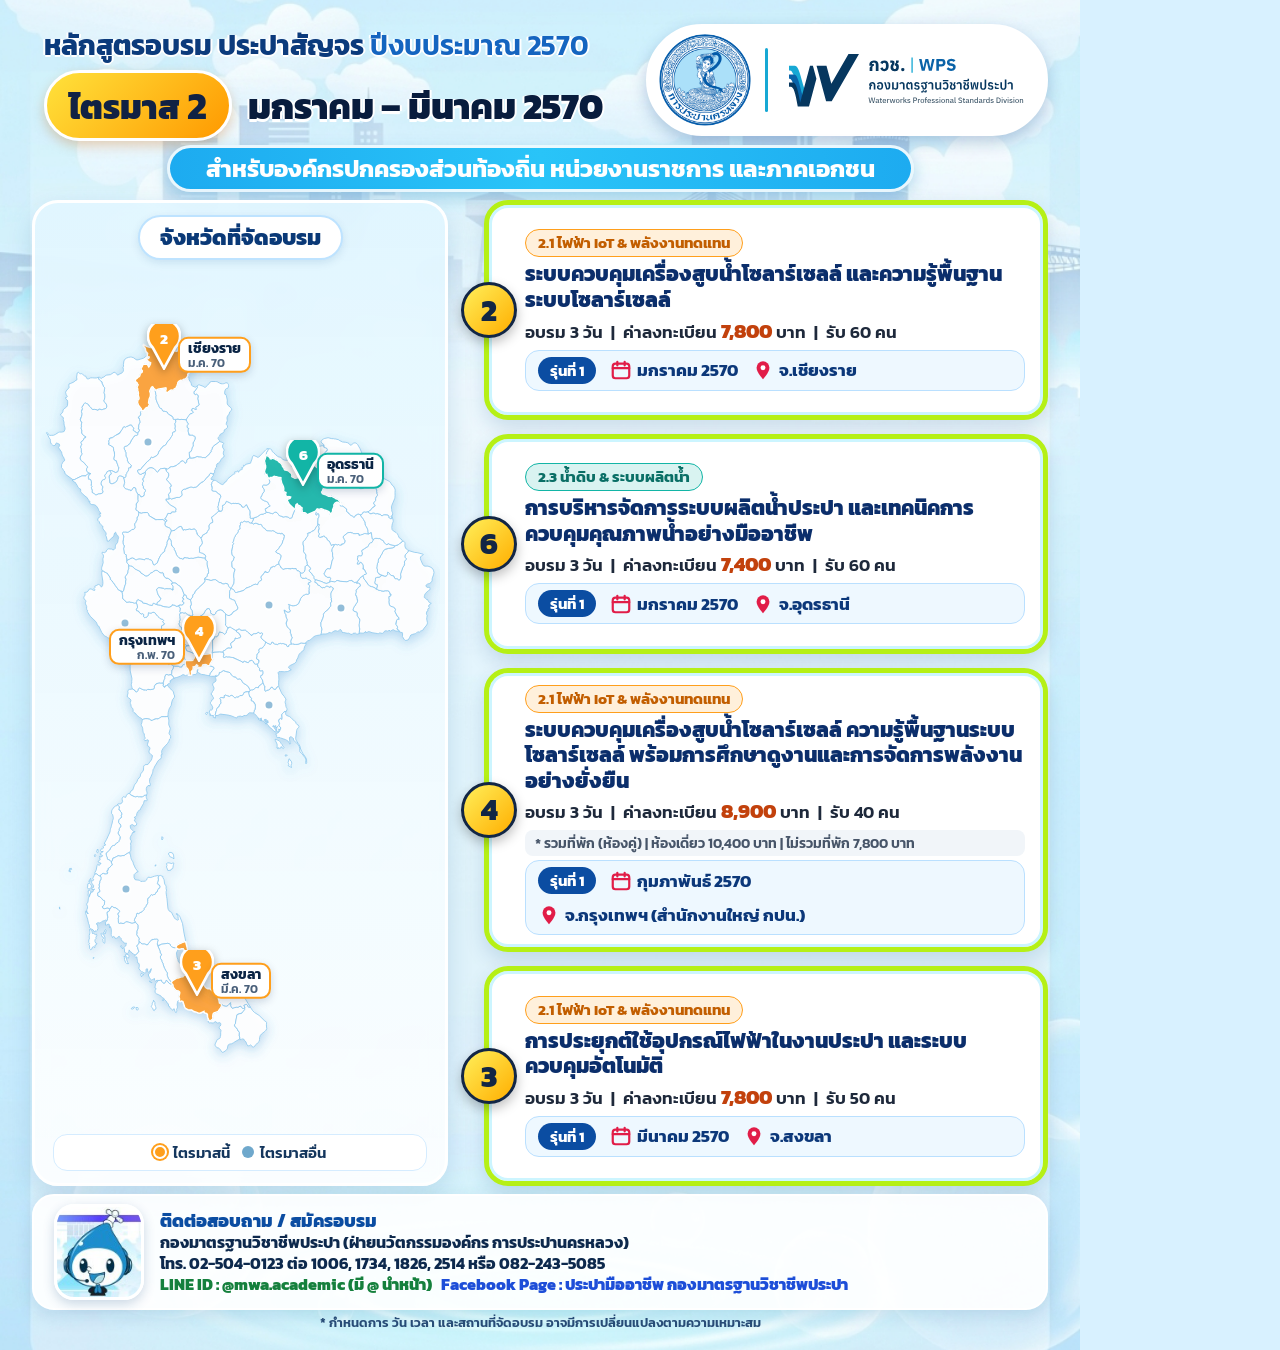
<file: html/02_Q2_FY2570.html>
<!doctype html><html lang="th"><head><meta charset="utf-8">
<style>@font-face{font-family:Kanit;font-weight:400;src:url('../assets/Kanit-Regular.ttf')}
@font-face{font-family:Kanit;font-weight:500;src:url('../assets/Kanit-Medium.ttf')}
@font-face{font-family:Kanit;font-weight:600;src:url('../assets/Kanit-SemiBold.ttf')}
@font-face{font-family:Kanit;font-weight:700;src:url('../assets/Kanit-Bold.ttf')}
@font-face{font-family:Kanit;font-weight:800;src:url('../assets/Kanit-ExtraBold.ttf')}</style><link rel="stylesheet" href="../poster.css"></head>
<body><div class="poster quarter q2"><img class="bg" src="../assets/bg.jpg">

<header class="hd q">
  <div class="kicker">หลักสูตรอบรม ประปาสัญจร <span>ปีงบประมาณ 2570</span></div>
  <div class="qline"><div class="qbadge">ไตรมาส <b>2</b></div><div class="qrange">มกราคม – มีนาคม 2570</div></div>
  <div class="logos"><img class="logo" src="../assets/logo.png"><div class="sep"></div><img class="wps" src="../assets/wps-lockup.svg"></div>
</header>
<div class="banner thin"><div>สำหรับองค์กรปกครองส่วนท้องถิ่น หน่วยงานราชการ และภาคเอกชน</div></div>
<section class="qs">
  <div class="mapcard glass small">
    <div class="mapttl">จังหวัดที่จัดอบรม</div>
    <div class="map" style="width:400px;height:760px"><svg class="map-svg" width="400" height="760" viewBox="0 0 400 760"><defs><filter id="sh" x="-10%" y="-10%" width="120%" height="120%"><feDropShadow dx="0" dy="4" stdDeviation="6" flood-color="#3a8fd0" flood-opacity=".35"/></filter></defs><g filter="url(#sh)"><path d="M40.3,56.8L41.5,56.6L42.5,57.2L44.4,58.8L45.9,59.3L46.5,60.9L47.4,62.0L48.6,61.8L50.7,60.8L52.6,60.8L54.8,61.0L56.9,60.9L58.5,60.1L58.7,61.6L59.3,62.6L60.3,63.6L61.8,64.5L62.2,66.1L62.5,67.1L63.2,68.1L63.3,69.1L64.4,70.2L64.8,71.2L64.5,72.3L64.4,73.8L64.3,74.7L64.1,76.0L64.7,77.2L64.7,78.1L64.9,79.7L64.8,80.7L64.3,82.8L63.9,83.8L64.2,84.7L65.2,85.5L66.7,87.8L66.9,89.1L66.5,90.7L65.4,91.7L63.8,92.0L62.5,92.6L61.6,92.7L59.9,92.2L58.9,92.1L58.1,93.4L57.1,93.1L56.0,92.6L54.4,92.4L52.9,92.5L51.9,92.2L51.2,91.1L50.3,90.0L49.3,89.2L48.6,87.9L47.6,86.9L46.6,86.6L45.2,86.0L44.3,86.6L43.5,87.9L43.1,88.8L42.0,89.7L42.5,91.5L41.5,93.8L41.9,95.8L42.1,96.9L41.6,99.2L40.2,102.1L40.8,104.3L41.8,104.7L41.9,105.6L41.5,106.7L41.4,108.1L41.4,109.0L41.5,110.2L41.0,111.1L41.7,112.5L41.8,114.8L41.6,115.7L42.4,117.0L43.7,118.6L44.8,119.1L45.8,119.7L45.8,120.7L44.6,120.7L43.9,121.9L43.3,123.0L41.3,124.6L41.0,125.6L41.4,126.5L41.5,127.9L40.6,130.5L41.3,131.6L41.4,132.6L41.4,133.7L41.3,134.9L42.0,136.2L42.3,137.3L41.3,138.2L40.5,140.1L40.2,141.2L40.7,142.9L42.1,144.3L43.5,145.1L44.8,146.7L46.0,148.2L47.0,148.8L47.7,149.9L47.0,151.0L46.9,152.0L46.5,153.2L47.2,154.5L47.8,155.4L50.5,156.5L48.0,157.0L46.9,157.6L46.0,158.6L44.0,158.9L42.3,158.9L41.2,159.2L36.2,161.7L34.8,162.5L32.8,162.6L25.5,157.3L24.8,156.0L24.7,154.9L24.2,153.9L23.1,152.9L22.6,151.8L21.5,150.7L21.6,147.6L23.2,144.6L24.5,143.8L24.7,142.8L24.2,141.8L23.5,140.1L22.6,139.1L22.2,137.8L21.7,136.2L21.6,135.2L19.0,131.3L18.5,130.3L19.6,128.8L19.4,127.2L16.4,125.9L14.9,128.5L13.3,128.6L12.3,127.9L11.4,127.0L10.7,125.9L10.5,124.7L10.4,123.6L10.3,122.5L9.1,120.7L8.0,118.5L7.3,116.9L6.3,116.0L7.3,115.6L8.7,117.4L9.6,118.4L11.2,118.3L13.4,118.3L15.2,117.5L18.5,115.4L19.4,115.1L21.8,115.1L24.1,114.5L25.1,112.0L24.8,110.1L24.2,108.2L24.0,106.4L24.0,105.3L23.2,102.7L23.4,101.0L22.7,99.9L21.6,99.1L20.5,98.1L20.8,97.0L21.8,96.3L22.8,94.9L23.1,93.0L23.6,92.1L26.5,90.0L27.5,88.5L27.7,84.8L27.2,83.0L25.6,81.6L25.5,80.6L26.4,80.6L27.3,79.5L26.2,77.7L25.9,76.6L25.5,75.2L27.0,72.8L28.5,71.4L29.2,70.2L28.9,69.1L28.8,68.2L29.2,66.7L30.2,66.6L33.9,65.0L35.0,63.9L35.9,63.4L37.0,62.7L36.6,60.1L37.2,56.0L38.5,55.2L39.7,56.6Z" fill="#ffffff" fill-opacity=".92" stroke="#8cc8ee" stroke-width=".8"/><path d="M95.8,479.8L97.6,479.4L98.7,479.8L99.8,479.7L102.0,479.9L102.9,479.3L103.9,478.9L105.3,478.1L106.6,477.9L106.2,479.3L106.3,480.4L107.0,482.4L107.2,483.4L106.3,483.8L105.3,483.6L104.2,483.7L103.6,486.4L100.6,491.6L100.5,492.5L99.1,493.3L97.7,494.7L96.9,496.4L96.5,498.7L95.6,499.7L94.5,500.1L94.4,501.0L95.6,501.4L94.8,502.5L94.3,503.8L96.1,505.4L96.7,506.6L96.4,508.2L95.4,508.6L94.0,509.2L93.5,508.2L92.4,507.6L91.1,508.0L90.2,508.6L90.5,511.2L92.7,513.5L93.6,514.6L95.0,514.5L94.4,515.4L92.5,515.6L91.8,517.5L90.5,519.6L90.2,520.8L90.2,522.1L91.2,523.7L91.3,525.1L90.5,526.2L90.8,528.3L90.8,532.1L90.9,533.2L90.0,534.4L89.8,535.7L88.4,535.9L87.1,536.6L86.1,537.2L85.1,537.9L83.7,538.7L81.3,539.0L80.0,539.1L79.1,538.8L77.9,538.9L76.2,539.8L75.2,540.3L74.1,540.9L73.1,540.9L72.6,542.9L71.4,544.9L70.3,543.7L68.8,542.7L67.5,542.3L67.3,541.3L67.1,540.3L66.6,539.3L66.4,538.4L66.0,537.1L66.3,536.0L67.4,534.9L68.3,534.1L69.4,533.2L70.2,532.0L70.5,530.9L71.6,529.8L72.4,528.7L73.3,528.3L74.3,528.5L75.5,527.0L76.3,526.1L77.8,525.5L78.8,524.5L79.1,523.4L79.8,522.4L80.2,520.5L78.9,517.8L78.2,516.7L78.1,515.8L78.4,514.8L79.0,513.8L79.1,512.5L79.2,511.6L80.0,510.6L80.8,509.4L80.6,508.1L80.3,507.2L79.3,506.7L78.6,505.7L78.6,503.9L79.0,502.5L79.8,501.6L80.8,501.0L81.5,500.0L81.0,498.8L81.6,497.9L81.9,496.8L81.3,495.4L80.5,494.5L80.2,493.5L79.2,492.8L78.7,491.9L79.5,490.1L78.4,488.8L77.4,487.9L78.0,486.9L79.1,486.8L80.0,487.0L81.7,486.2L82.6,484.5L82.2,482.8L82.1,481.7L82.4,480.7L83.3,479.7L84.7,480.1L85.6,480.4L86.5,478.3L87.4,477.1L89.3,476.2L90.0,477.2L90.9,477.9L93.7,479.3L94.9,479.6L95.8,479.8Z" fill="#ffffff" fill-opacity=".92" stroke="#8cc8ee" stroke-width=".8"/><path d="M145.8,624.6L144.6,624.8L143.4,625.1L141.3,626.1L139.1,626.8L137.4,627.6L135.9,631.2L134.9,630.9L132.7,630.4L131.5,629.6L130.6,628.8L130.4,627.9L129.6,626.9L127.9,626.3L121.8,627.2L120.7,627.6L118.2,628.5L117.3,626.8L117.5,625.6L117.7,624.3L118.0,623.3L117.6,622.3L116.3,622.3L114.5,622.2L113.5,622.5L112.0,622.4L111.1,623.4L110.2,624.5L109.4,625.5L108.4,626.8L106.9,627.8L105.7,627.4L104.8,627.0L102.6,627.1L101.7,626.9L100.9,625.9L98.9,624.4L98.4,623.5L99.2,622.2L98.6,620.4L97.6,619.4L96.6,617.5L96.8,616.5L97.0,615.6L96.7,614.3L97.2,613.0L97.9,612.0L98.0,609.0L97.8,607.6L96.2,606.3L95.5,605.3L94.6,604.0L94.3,603.1L95.1,600.9L95.8,600.0L96.4,598.9L96.4,597.9L96.2,596.2L97.8,596.6L98.7,596.6L100.3,595.4L101.7,594.9L103.1,593.5L104.1,592.6L104.0,591.6L104.8,590.6L105.9,589.6L106.1,588.4L107.2,587.1L107.7,585.6L107.6,584.6L107.7,583.0L107.6,582.0L107.8,581.0L108.8,580.9L110.4,578.0L111.5,577.5L112.4,578.2L113.3,577.6L114.6,577.4L115.5,577.0L115.5,576.0L116.6,575.2L117.3,574.3L117.7,573.0L117.9,572.1L118.1,571.0L119.1,571.4L119.8,570.0L119.9,569.1L119.5,568.1L118.5,567.9L117.9,567.0L117.6,565.4L117.9,564.4L118.3,563.1L118.2,561.1L118.2,560.1L119.2,558.7L120.4,558.4L123.0,559.6L122.9,560.6L124.1,562.8L124.5,566.1L124.7,567.1L125.6,568.2L126.1,569.6L126.1,571.9L126.6,573.1L126.2,574.3L126.1,575.8L126.6,579.5L127.0,581.8L127.9,591.1L128.3,592.6L129.1,593.9L131.7,595.5L132.3,597.0L133.4,599.1L134.1,600.3L134.4,601.2L136.1,602.3L137.2,603.2L138.5,602.6L138.1,601.2L138.0,599.3L137.5,597.6L135.9,597.0L136.9,596.6L138.3,597.6L139.6,599.2L140.1,600.2L142.5,606.5L144.0,616.0L145.8,624.6Z" fill="#ffffff" fill-opacity=".92" stroke="#8cc8ee" stroke-width=".8"/><path d="M55.9,626.3L56.9,626.4L56.5,627.7L55.0,628.2L54.9,630.6L53.3,629.7L52.0,630.7L51.9,632.0L50.8,632.8L49.7,631.7L49.5,628.6L48.9,627.5L49.7,626.3L48.4,625.2L48.8,624.3L48.8,622.9L49.3,622.0L49.4,621.0L49.2,620.1L49.2,618.4L49.7,616.9L49.9,615.4L49.8,614.4L49.5,612.5L50.5,612.7L51.8,613.5L52.4,616.5L53.8,616.4L55.3,617.7L56.5,617.1L56.8,618.5L55.9,620.4L56.0,621.6L55.1,622.6L54.9,623.8L55.1,624.8L55.9,626.3Z" fill="#ffffff" fill-opacity=".92" stroke="#8cc8ee" stroke-width=".8"/><path d="M61.4,616.2L63.8,617.9L64.9,620.0L64.9,625.2L64.5,626.3L63.3,625.5L63.0,624.6L62.9,623.4L62.7,622.3L63.6,621.4L63.2,620.2L62.3,619.9L61.4,618.3L61.0,616.6ZM65.4,616.8L63.8,616.8L63.2,615.7L64.2,615.4L64.5,613.9L65.5,612.5L66.1,613.5L65.4,616.8ZM50.1,576.8L49.0,579.6L48.2,578.6L48.1,577.6L48.3,576.6L48.3,575.3L48.1,573.9L49.4,573.3L50.3,573.8L50.9,574.8L50.7,575.7L50.1,576.8ZM50.1,571.7L49.1,572.0L48.2,571.9L47.5,570.7L47.9,566.8L49.1,566.0L50.1,566.7L51.2,568.1L51.4,569.0L51.4,570.1L50.4,571.1ZM60.1,563.9L59.9,564.9L59.9,565.9L59.3,567.0L59.2,568.0L59.5,569.7L58.9,570.7L59.9,573.8L60.0,574.7L59.0,575.1L58.0,575.6L57.6,576.7L57.9,577.7L57.7,578.6L59.3,579.5L61.5,581.0L62.6,582.8L64.0,583.4L64.7,584.4L64.5,585.8L64.5,587.2L63.7,588.3L63.2,589.3L62.3,589.6L63.5,591.6L65.6,591.5L66.6,591.1L67.7,591.0L69.0,591.4L69.6,592.9L69.2,594.1L68.3,594.7L67.3,595.0L67.2,596.3L67.4,598.9L67.9,599.9L67.4,601.7L67.3,602.6L67.0,604.0L65.3,603.0L64.3,603.7L62.9,604.0L61.6,604.9L60.2,605.8L59.1,606.1L58.1,605.6L57.2,606.1L56.1,607.0L57.5,607.6L57.7,609.3L58.0,611.3L57.2,613.3L56.2,614.6L55.3,613.8L54.6,615.1L53.0,612.8L51.8,612.3L50.4,611.4L49.5,610.9L49.3,608.1L48.6,606.7L47.6,602.2L45.6,596.1L45.6,595.0L46.1,593.8L46.4,595.1L47.9,597.0L48.2,596.0L47.1,595.0L46.6,594.1L46.9,592.6L47.5,590.9L47.5,589.4L46.7,587.5L46.8,586.4L47.9,585.5L48.3,581.9L48.5,580.9L49.6,579.2L50.0,577.3L50.9,576.0L51.5,574.9L52.8,575.0L53.1,573.9L54.6,572.0L53.2,572.6L51.9,572.5L51.7,571.2L53.4,570.6L53.7,568.7L52.3,566.9L51.7,565.8L51.4,564.6L51.4,563.7L52.6,564.0L53.7,562.8L52.8,561.7L53.3,560.2L54.2,558.5L54.5,557.2L55.5,556.9L56.4,556.6L58.6,558.5L60.2,559.0L61.1,559.7L61.3,561.8L60.7,563.0ZM30.5,555.0L28.8,554.3L29.0,553.3L30.2,553.5L30.5,555.0ZM31.6,552.4L30.6,552.5L29.3,552.5L29.5,551.6L31.4,551.3L31.6,552.4Z" fill="#ffffff" fill-opacity=".92" stroke="#8cc8ee" stroke-width=".8"/><path d="M55.8,538.5L54.9,539.8L54.3,538.8L55.1,537.4L55.8,538.5ZM78.8,492.8L79.8,493.4L80.5,494.5L81.3,495.4L81.6,496.4L81.6,497.9L81.0,498.8L81.6,499.8L80.8,501.0L79.8,501.6L79.0,502.5L78.6,503.5L78.6,505.4L79.1,506.4L80.1,507.0L80.6,508.1L80.9,509.1L80.0,510.6L79.4,511.5L79.1,512.5L79.2,513.4L78.5,514.5L78.1,515.8L78.2,516.7L78.9,517.8L80.2,519.7L79.8,522.4L79.1,523.4L78.8,524.5L78.0,525.4L76.8,525.7L75.9,526.6L74.8,528.2L73.6,528.4L72.5,528.6L71.7,529.6L70.8,530.4L70.2,532.0L69.5,533.1L68.4,534.0L67.5,534.8L66.5,535.7L66.0,536.8L66.4,538.4L66.6,539.3L67.1,540.3L67.3,541.3L67.5,542.3L68.8,542.7L70.3,543.7L71.4,544.9L71.4,545.8L72.2,546.8L72.4,547.9L71.4,548.5L69.7,550.6L68.3,551.4L68.1,552.3L68.1,553.4L67.1,553.3L67.1,554.5L67.3,555.4L67.8,556.6L66.3,556.9L65.2,557.1L64.2,556.4L62.0,556.8L60.8,558.0L60.2,559.0L58.6,558.5L57.1,557.1L56.1,556.6L55.1,557.0L54.9,555.5L56.2,553.0L57.0,548.7L57.7,547.4L59.1,548.4L60.6,547.1L61.0,546.1L59.8,546.1L58.9,545.1L58.0,544.7L59.2,543.2L60.3,542.5L59.4,540.8L60.3,540.4L59.4,539.5L60.4,539.6L61.8,539.8L62.6,538.5L61.5,537.9L60.5,537.8L60.1,536.7L61.2,536.0L62.3,535.4L63.2,534.1L62.0,534.9L60.3,533.6L61.4,531.8L62.5,531.8L63.7,530.8L63.0,529.8L64.0,528.5L65.4,528.2L65.5,527.3L64.4,527.0L64.5,526.0L66.6,522.4L68.6,518.0L69.6,515.9L70.0,514.8L70.2,513.7L70.3,512.7L70.5,511.7L71.2,509.9L71.3,508.9L72.2,506.0L72.6,503.6L73.3,501.7L73.3,500.8L72.7,497.8L71.5,496.4L71.7,493.8L72.2,492.7L74.2,489.9L75.6,489.0L76.6,488.9L77.4,487.9L78.4,488.8L79.4,489.7L79.0,491.5L78.7,492.5Z" fill="#ffffff" fill-opacity=".92" stroke="#8cc8ee" stroke-width=".8"/><path d="M116.0,548.7L114.9,549.1L115.7,547.7L116.0,548.7ZM133.8,546.1L133.6,547.3L133.2,548.7L133.0,550.2L132.7,551.5L131.3,552.1L131.0,553.1L130.0,553.3L127.8,553.5L126.9,550.9L126.4,550.0L127.0,548.3L126.4,546.6L127.9,545.8L129.1,545.9L131.9,546.6L133.1,545.6ZM89.8,535.9L90.0,536.9L90.6,538.8L90.9,540.7L91.2,541.8L91.6,542.8L93.0,545.0L93.4,546.9L95.5,551.4L98.2,554.9L97.0,554.9L95.4,556.3L94.1,557.6L94.0,560.4L95.0,562.6L97.2,563.0L99.5,563.2L100.8,564.5L102.3,564.3L103.8,564.3L105.3,564.1L106.5,563.1L107.1,561.6L108.1,560.2L110.8,560.5L112.2,560.0L114.5,559.2L117.1,558.7L118.3,558.4L118.4,559.6L118.1,560.6L118.4,562.8L117.9,564.4L117.6,565.4L117.3,566.4L118.0,567.6L119.2,568.0L119.9,569.1L119.8,570.0L119.8,571.0L118.7,571.3L117.8,572.7L117.3,574.1L117.0,575.0L115.9,575.3L115.6,576.3L115.1,577.2L114.1,577.6L113.2,577.7L112.2,578.2L111.3,577.5L109.2,580.5L108.2,580.9L107.6,582.0L107.7,583.0L107.6,584.6L107.7,585.6L107.5,586.7L106.3,588.0L106.1,589.2L104.8,590.6L104.0,591.6L104.1,592.6L103.2,593.5L102.1,594.7L101.1,595.1L99.3,596.1L98.3,596.7L97.1,596.0L96.4,597.9L96.4,598.9L95.8,600.0L95.1,600.9L94.6,602.3L94.3,603.4L95.5,605.3L94.1,605.7L93.0,606.2L91.5,606.2L89.6,605.7L86.9,604.8L85.9,604.8L84.9,605.9L83.1,606.6L82.0,606.3L80.4,606.2L79.2,606.6L78.4,605.3L78.3,603.7L78.3,602.6L78.0,601.7L78.4,600.6L78.8,599.7L78.7,598.7L77.7,597.3L78.3,596.0L79.4,595.0L79.2,593.7L78.3,592.7L77.2,592.1L76.4,591.1L74.2,590.8L72.7,589.7L71.8,589.3L70.8,591.2L69.7,591.7L68.2,591.2L67.1,590.8L66.0,591.4L64.3,591.7L62.0,590.4L63.0,589.5L63.5,588.5L64.4,587.7L64.5,586.2L64.7,584.4L64.4,583.4L63.4,583.4L62.0,581.8L59.8,579.6L58.3,579.3L57.9,578.2L57.7,577.1L57.7,575.9L59.0,575.1L60.0,574.7L59.9,573.8L58.9,571.0L59.5,570.0L59.2,568.0L59.3,567.0L59.9,565.9L59.9,564.9L60.1,563.9L61.1,562.5L61.2,560.1L60.2,559.0L60.8,558.0L62.0,556.8L63.7,556.3L64.8,557.1L66.3,556.9L67.3,556.8L68.0,555.7L67.1,555.2L67.0,554.1L68.0,553.5L68.4,552.5L68.0,551.6L69.1,551.1L71.4,548.5L72.4,547.9L72.2,547.0L71.6,546.0L71.4,544.9L72.4,543.5L72.9,541.2L73.9,541.0L75.2,540.3L76.2,539.8L77.9,538.9L78.9,538.7L79.8,539.1L80.8,539.1L82.9,538.5L84.2,538.7L85.2,537.7L87.1,536.6L88.0,535.9L89.1,535.8ZM129.7,535.5L131.0,535.4L133.0,536.5L133.5,538.1L134.0,541.8L132.3,540.7L129.8,539.6L129.5,538.6L128.4,537.0L129.1,535.7Z" fill="#ffffff" fill-opacity=".92" stroke="#8cc8ee" stroke-width=".8"/><path d="M88.6,646.7L86.7,646.6L85.7,645.5L84.5,642.7L84.4,640.6L84.0,639.1L86.1,640.2L86.6,642.2L87.1,643.9L87.8,645.5L88.6,646.7ZM88.6,641.1L87.4,640.8L86.3,639.8L85.2,637.8L86.2,637.3L88.0,637.6L88.9,638.1L89.0,639.7L88.6,641.1ZM79.0,606.6L80.0,606.2L82.0,606.3L83.0,606.6L84.4,606.2L85.9,604.8L86.9,604.8L88.9,605.2L91.3,606.2L92.5,606.3L93.5,606.0L95.5,605.3L96.2,606.3L97.3,607.1L97.9,608.2L97.9,612.0L97.3,613.0L96.9,614.0L96.8,615.0L96.9,616.1L96.6,617.5L97.4,619.1L98.3,620.0L99.1,621.6L98.9,622.9L98.9,624.4L99.2,625.5L98.6,627.1L96.9,628.8L97.1,629.7L97.7,630.6L97.8,631.6L99.0,633.6L97.7,636.4L95.2,638.2L93.8,637.2L92.7,636.8L92.1,635.8L91.1,635.1L90.2,634.6L89.2,632.9L88.8,634.5L88.3,635.8L87.3,636.5L85.7,636.1L84.6,635.0L84.4,631.8L83.7,630.6L85.7,629.0L86.1,627.5L86.4,626.1L85.4,626.2L84.4,626.3L83.4,624.8L82.3,624.2L81.2,622.8L81.4,621.8L80.1,620.5L79.4,619.4L78.3,619.6L77.8,620.7L76.4,621.3L75.1,621.4L74.5,619.9L73.5,619.4L72.6,620.6L72.1,619.4L71.3,618.4L71.2,617.5L71.3,615.1L71.3,613.0L71.1,611.4L70.3,609.5L69.6,610.9L69.2,607.4L68.0,607.1L66.6,608.0L65.5,608.2L65.6,605.1L66.6,604.1L67.4,603.0L67.4,601.7L67.8,600.8L67.8,599.8L67.2,596.3L67.3,595.0L68.3,594.7L69.2,594.1L69.6,592.9L69.7,591.7L70.6,591.4L71.2,589.9L72.2,589.3L73.4,590.5L75.9,590.9L76.9,591.9L77.9,592.3L79.2,593.7L79.7,594.6L78.3,596.0L77.7,596.9L78.0,597.9L78.7,598.9L78.5,600.3L78.0,601.7L78.3,602.6L78.3,603.7L78.4,605.3L78.7,606.3Z" fill="#ffffff" fill-opacity=".92" stroke="#8cc8ee" stroke-width=".8"/><path d="M135.9,631.2L137.4,631.5L138.4,632.3L137.1,634.5L136.5,636.1L137.0,640.1L137.9,642.4L138.2,644.2L139.0,645.3L140.1,646.4L142.0,650.8L142.9,652.3L144.0,653.2L145.0,653.4L146.2,653.4L147.1,653.7L147.5,654.7L146.6,655.8L145.9,657.5L144.0,658.4L143.2,659.5L142.0,659.9L141.1,660.0L138.9,660.8L137.9,661.0L137.0,661.0L133.5,663.0L131.3,665.3L128.8,662.1L128.2,661.2L127.6,659.6L127.0,658.0L127.4,656.9L127.2,655.8L126.6,654.8L125.8,653.7L125.4,652.5L124.6,651.5L123.1,647.3L122.9,646.3L121.9,645.2L121.8,643.6L120.5,641.4L120.4,640.4L120.3,639.4L121.3,638.4L121.5,637.4L120.4,636.2L120.0,634.1L119.7,633.2L117.9,628.8L120.0,628.2L121.0,627.3L127.9,626.3L129.6,626.9L130.4,627.9L130.6,628.8L131.5,629.6L132.7,630.4L134.9,630.9L135.9,631.2Z" fill="#ffffff" fill-opacity=".92" stroke="#8cc8ee" stroke-width=".8"/><path d="M94.7,690.1L93.2,691.9L92.2,692.1L91.2,691.8L91.8,690.8L93.1,690.1L94.3,690.0ZM114.2,693.8L113.3,693.2L112.7,691.2L111.1,689.7L111.8,688.4L112.3,687.3L112.2,686.1L113.2,685.0L113.5,683.2L114.9,685.4L114.9,687.7L115.6,689.5L116.0,690.9L115.8,692.1L114.7,692.5L114.4,693.6ZM121.6,663.5L121.8,664.5L123.7,666.2L124.7,666.1L125.7,664.4L125.9,663.5L126.9,663.4L128.0,665.1L129.3,666.3L130.4,666.9L132.0,666.6L132.9,667.7L133.1,668.8L133.1,669.7L133.9,671.0L134.7,671.9L135.4,672.9L136.6,673.4L138.3,673.9L139.7,675.0L139.8,676.0L139.6,677.0L139.2,678.1L138.9,679.1L139.3,680.9L139.6,681.9L139.4,683.6L137.9,683.9L137.5,684.8L137.4,685.9L137.1,687.9L137.5,689.8L137.4,690.9L136.6,692.2L136.8,693.4L136.6,694.6L136.2,695.7L134.9,694.6L134.6,692.8L134.2,691.7L133.2,692.3L132.8,693.3L131.2,692.0L129.9,690.4L129.6,689.5L128.5,689.1L128.5,688.0L128.1,686.5L126.9,685.8L126.5,684.4L124.7,682.9L123.6,681.1L122.0,680.7L120.9,678.9L116.3,676.7L115.1,675.6L115.1,673.6L115.6,672.7L116.1,671.5L114.9,670.9L115.0,670.0L115.2,669.0L115.6,666.8L116.6,665.7L118.0,663.6L119.1,663.5L120.2,663.2L121.1,662.8ZM97.5,693.1L96.5,692.9L95.9,690.5L97.8,690.5L98.3,691.9L97.8,693.0ZM123.6,683.6L122.4,683.5L123.1,682.3L123.6,683.6ZM111.9,665.6L110.6,665.4L109.6,664.8L109.6,663.9L110.8,664.5L111.9,665.6ZM53.3,641.6L53.2,640.6L54.1,640.6L53.3,641.6ZM82.1,629.6L82.8,630.5L82.7,631.9L80.5,629.6L80.8,628.7L82.0,629.2ZM19.7,590.9L19.9,592.2L19.2,591.0L19.6,589.9L19.7,590.9ZM49.5,565.3L48.8,564.3L50.6,561.4L50.8,562.7L50.1,563.7L49.5,565.3ZM57.9,532.5L58.1,533.5L58.3,534.4L57.7,535.9L56.7,535.2L56.7,534.2L57.1,533.3L57.5,532.0ZM122.7,520.0L123.0,520.9L122.8,522.1L122.0,523.0L121.6,521.8L121.8,520.8L121.7,519.8L122.7,520.0ZM247.3,438.1L246.3,439.2L245.1,438.9L245.4,437.8L247.0,438.1ZM167.4,395.4L167.6,396.5L166.3,397.7L165.6,396.1L166.7,395.4Z" fill="#ffffff" fill-opacity=".92" stroke="#8cc8ee" stroke-width=".8"/><path d="M103.9,657.6L102.6,658.4L101.5,659.8L100.7,657.6L101.1,656.4L102.0,656.9L103.9,657.6ZM117.6,622.3L118.0,623.3L117.7,624.3L117.5,625.6L117.3,626.8L117.5,628.3L119.7,633.2L120.0,634.1L120.2,635.8L121.3,637.1L121.5,638.0L120.5,638.9L120.4,640.2L120.5,641.4L121.7,643.2L121.8,644.3L122.9,646.3L123.1,647.3L124.3,650.8L124.9,651.8L125.5,653.2L126.6,654.8L127.2,655.8L127.4,656.9L127.0,657.8L127.4,658.8L128.2,661.2L128.8,662.1L131.3,665.3L132.0,666.6L130.7,667.0L129.3,666.3L128.0,665.1L126.9,663.4L125.9,663.5L125.7,664.4L125.1,665.6L124.1,666.3L122.5,665.4L121.6,664.1L121.6,663.0L120.2,663.2L119.1,663.5L117.9,663.4L116.9,663.3L115.5,664.1L114.5,663.2L114.5,661.5L112.9,662.4L111.8,663.1L110.4,662.2L109.2,660.2L108.3,658.0L108.6,656.9L109.6,656.3L110.4,655.0L111.0,653.2L111.3,651.6L109.7,654.2L108.8,655.2L107.6,654.7L107.6,651.9L106.3,651.9L106.0,652.8L106.1,655.3L105.1,656.2L103.9,655.8L102.7,654.9L101.4,654.7L100.2,653.5L98.8,651.3L99.3,649.4L99.2,647.2L98.6,646.1L97.3,645.5L97.5,644.3L97.4,643.3L97.1,642.1L96.8,639.9L95.6,640.1L94.6,639.2L95.1,638.2L97.1,636.8L98.8,634.5L97.9,631.9L97.8,630.8L97.2,629.9L96.8,629.0L97.7,627.9L99.1,626.2L99.1,625.0L100.3,625.1L101.0,626.2L102.1,627.0L104.5,627.0L105.7,627.4L106.7,627.9L108.0,627.6L108.6,626.3L109.6,625.2L110.5,624.1L111.3,623.2L113.1,622.5L114.4,622.3L115.6,622.3L116.9,622.1Z" fill="#ffffff" fill-opacity=".92" stroke="#8cc8ee" stroke-width=".8"/><path d="M192.6,691.3L194.1,690.7L196.4,690.2L197.7,690.3L198.8,689.9L200.0,689.2L200.9,689.2L201.7,690.3L202.3,691.2L203.6,691.5L204.7,691.0L205.2,692.1L204.4,693.0L203.2,694.5L202.4,695.7L200.1,696.6L197.3,697.4L195.6,705.0L195.5,706.2L195.2,707.2L194.4,708.2L195.1,709.7L196.7,711.1L197.4,712.3L197.5,713.3L198.7,714.3L199.4,715.5L199.2,718.4L199.6,719.5L199.7,722.0L194.9,724.8L193.3,725.9L191.5,726.8L189.6,727.1L188.2,727.9L187.6,730.0L187.5,731.1L187.1,732.1L185.8,733.6L183.6,735.0L182.3,735.4L181.0,733.8L180.3,732.6L179.4,731.6L178.3,730.9L177.0,730.8L175.6,729.1L175.0,728.2L175.1,727.0L177.3,722.5L179.0,721.8L180.3,720.6L180.3,719.7L180.7,718.1L180.7,715.4L181.0,713.5L180.6,712.6L179.0,711.2L179.1,710.1L180.3,709.0L180.8,707.4L180.7,706.4L179.8,705.6L177.6,706.1L175.4,704.6L173.2,706.1L170.4,705.8L169.2,705.9L168.3,705.2L168.2,703.8L169.5,703.3L170.6,703.3L172.1,702.7L172.9,701.4L172.7,699.4L172.8,698.3L172.9,697.3L173.4,696.4L175.4,695.4L177.5,694.9L179.4,692.3L180.2,691.4L181.0,690.2L181.5,689.0L181.3,687.0L182.2,687.6L183.3,688.5L184.4,688.8L185.5,689.0L186.8,689.0L188.0,688.4L189.0,687.4L189.9,685.7L190.9,687.6L190.8,688.7L191.2,689.6L191.7,690.7Z" fill="#ffffff" fill-opacity=".92" stroke="#8cc8ee" stroke-width=".8"/><path d="M108.9,50.0L108.0,49.1L107.7,47.9L106.8,47.4L105.5,47.4L104.4,47.2L103.3,47.7L102.2,49.7L101.5,50.6L101.1,51.6L101.3,52.6L102.3,53.6L102.6,54.5L101.6,55.1L100.8,56.3L100.2,57.2L99.8,59.0L99.3,59.9L98.2,60.1L97.4,61.1L96.2,61.8L95.4,62.8L95.4,63.9L96.0,65.0L96.9,65.4L97.4,66.7L98.1,67.7L97.9,68.7L96.9,69.9L97.4,70.9L97.8,71.9L97.6,72.9L98.3,74.9L98.6,76.2L98.2,77.2L99.1,80.7L98.9,81.9L98.1,82.9L97.5,85.0L98.3,88.0L100.6,90.9L101.3,91.9L101.8,94.0L100.7,94.7L100.7,95.9L100.6,98.1L99.9,99.1L98.8,99.7L98.2,100.8L99.2,100.9L99.4,102.1L99.6,103.2L100.1,104.1L100.1,105.2L99.5,106.4L98.7,108.5L98.9,110.0L98.5,110.9L98.2,111.9L99.2,112.3L99.4,113.7L98.4,114.7L98.3,115.9L96.9,116.0L95.3,114.7L93.3,113.5L93.2,112.6L93.7,111.7L93.5,110.8L92.5,110.1L91.8,109.1L91.6,108.1L89.8,108.1L88.5,109.0L87.0,109.4L85.5,110.4L84.6,109.9L83.6,109.9L82.0,112.8L81.1,113.9L79.9,115.7L75.3,118.6L73.4,120.1L69.8,121.2L69.5,122.7L68.9,123.7L68.8,124.8L69.2,125.9L68.3,126.9L69.8,128.1L72.8,129.8L73.5,130.7L73.6,133.2L74.2,134.2L74.5,137.2L74.6,138.1L73.9,141.9L74.1,142.8L75.6,143.3L76.7,145.1L77.2,146.4L77.5,147.4L78.0,148.9L78.6,149.8L78.5,152.2L78.3,153.3L78.2,154.2L77.2,155.0L76.2,155.3L75.3,155.5L74.0,154.7L72.2,153.8L69.5,153.6L68.5,154.1L67.4,154.5L66.6,155.6L66.6,156.5L65.3,157.5L64.8,158.5L65.0,159.5L65.6,160.5L65.3,161.6L64.6,162.6L63.5,162.7L62.6,163.0L61.4,165.2L61.2,166.6L61.3,167.7L62.4,168.9L62.8,170.0L62.7,170.9L62.1,172.1L62.7,173.0L63.0,174.1L62.9,175.7L61.6,176.4L60.0,176.9L58.5,176.9L56.7,177.8L55.7,177.9L54.8,177.2L53.6,176.4L52.6,175.9L52.0,174.9L52.2,173.9L51.8,171.9L51.0,170.9L51.9,169.9L51.2,168.8L51.4,166.7L51.5,165.6L50.7,162.8L49.7,162.2L48.7,162.4L48.4,161.4L48.4,159.5L48.6,158.5L49.7,157.7L50.5,156.5L47.8,155.4L47.2,154.5L46.5,153.2L46.6,152.2L46.8,151.3L47.7,150.3L47.3,149.3L46.3,148.5L45.0,146.9L43.6,145.2L42.1,144.3L41.1,143.5L40.4,142.0L40.2,140.9L40.7,139.0L41.6,138.0L42.2,136.8L41.4,135.3L41.4,133.9L41.4,132.6L41.3,131.6L40.6,130.5L41.2,128.5L41.8,127.4L41.2,126.3L41.0,125.4L43.3,123.0L43.9,121.9L44.3,120.9L45.3,120.9L46.0,119.9L45.0,119.2L43.8,118.7L42.4,117.0L41.7,116.0L41.8,114.8L41.8,113.2L41.3,112.0L41.1,110.9L41.5,109.8L41.4,108.3L41.4,107.1L41.7,106.1L42.0,105.0L41.1,104.7L40.3,102.9L41.6,99.2L42.0,97.7L42.1,96.6L41.4,94.6L42.5,91.9L41.9,90.2L42.9,89.0L43.5,87.9L43.6,87.0L44.7,86.2L45.9,86.0L46.8,86.7L47.9,87.1L49.1,89.0L50.1,89.8L51.2,91.1L51.9,92.2L52.9,92.5L54.4,92.4L56.0,92.6L57.1,93.1L58.1,93.4L58.5,92.4L59.9,92.2L61.3,92.7L62.2,92.7L63.1,92.3L64.6,92.0L66.1,91.3L66.8,89.9L66.7,88.0L65.5,85.9L64.2,84.7L63.9,83.8L64.3,82.8L64.8,80.7L64.9,79.7L64.8,78.5L64.7,77.2L64.2,76.3L64.0,75.2L64.4,74.2L64.4,72.9L64.7,71.5L64.6,70.5L63.5,69.5L63.2,68.1L62.5,67.1L62.2,66.1L62.1,64.9L60.7,63.9L59.7,63.1L58.9,62.1L58.6,60.6L59.6,60.3L61.2,61.5L62.9,60.3L63.9,60.1L65.1,58.9L66.3,58.2L70.5,57.6L74.1,55.2L75.5,55.9L76.7,56.8L77.6,58.2L80.0,56.8L81.8,56.1L83.1,54.5L83.5,53.3L83.4,52.4L83.0,50.4L83.6,49.3L83.4,47.7L83.9,44.0L84.8,42.3L86.5,41.1L88.6,40.3L90.5,40.0L91.4,40.1L93.3,40.6L95.9,42.5L96.9,42.9L98.1,42.8L103.7,41.1L105.3,39.8L106.4,38.9L107.7,39.3L109.0,39.8L109.2,40.7L108.1,41.5L106.9,41.9L106.7,43.0L108.0,43.9L108.9,44.8L110.2,45.0L110.5,47.1L109.8,48.4L109.3,49.7Z" fill="#ffffff" fill-opacity=".92" stroke="#8cc8ee" stroke-width=".8"/><path d="M115.2,73.3L115.3,74.5L115.7,76.0L115.7,77.1L116.2,78.1L116.0,79.1L116.0,81.5L116.2,82.9L116.6,83.8L117.1,85.1L117.5,86.2L118.7,88.0L119.2,89.8L119.6,90.7L120.6,91.3L121.5,91.5L122.3,92.7L122.4,93.7L123.5,94.2L124.5,94.1L125.5,94.5L126.4,94.6L127.6,95.6L128.0,96.7L131.1,98.7L132.6,99.7L133.2,100.8L133.1,101.8L134.4,102.4L135.5,103.0L135.9,103.9L135.8,105.0L135.2,106.0L134.9,106.9L135.3,109.0L135.3,110.2L135.0,111.4L135.5,112.6L135.4,114.1L134.4,114.7L133.3,115.1L132.5,116.0L132.6,117.2L132.3,118.4L131.5,119.5L130.0,122.5L128.6,123.3L127.6,124.8L125.8,127.8L124.7,128.5L123.6,128.7L122.8,129.9L121.3,131.1L120.4,132.6L118.9,134.6L118.6,135.9L116.9,138.5L116.0,139.0L114.9,139.7L114.0,140.1L113.0,140.8L111.8,140.2L110.8,140.7L110.6,141.6L109.4,143.1L107.2,144.7L102.1,150.4L101.2,151.9L100.2,152.8L98.8,152.8L97.8,153.0L97.6,154.1L98.4,155.7L99.5,157.1L100.4,157.4L101.7,157.0L102.8,156.2L103.7,156.2L104.8,155.1L105.3,156.8L105.2,157.8L104.5,158.8L104.2,159.9L104.3,160.9L103.3,161.0L102.7,162.8L103.4,163.8L103.5,164.8L102.6,166.5L102.4,167.7L103.0,168.8L103.6,169.8L103.3,170.8L104.2,171.9L105.1,172.3L105.5,173.4L105.4,174.4L104.5,175.4L104.3,176.4L104.5,177.3L103.9,178.2L103.1,179.2L102.1,179.7L100.9,179.9L100.3,178.8L99.4,177.7L97.9,177.4L96.2,174.6L95.9,173.5L95.8,172.0L95.7,171.1L93.9,170.6L92.9,171.2L92.5,172.3L91.6,173.2L89.8,173.2L88.7,172.8L87.7,172.4L86.6,172.2L85.5,171.7L84.5,170.6L83.7,169.6L83.8,168.1L84.4,166.4L84.6,165.4L84.4,163.5L83.9,162.2L83.6,160.6L84.8,160.7L85.8,159.4L85.9,157.7L86.4,156.7L86.9,155.3L87.8,154.3L88.4,153.3L88.6,152.4L88.1,151.4L89.3,150.7L90.2,150.9L90.7,150.0L91.5,149.0L90.7,147.8L89.8,146.9L88.5,146.1L88.2,145.0L87.4,144.1L87.5,142.6L87.1,141.2L86.6,140.2L86.0,139.2L85.9,137.6L85.9,136.5L85.8,135.4L85.2,134.4L85.2,133.5L84.4,132.3L84.0,131.3L83.8,130.3L85.5,129.1L86.5,129.0L87.4,128.8L88.3,127.8L89.5,126.9L90.2,125.8L90.7,124.9L91.6,123.1L93.4,120.4L94.0,119.4L95.4,118.4L96.6,118.4L97.6,118.0L97.8,116.5L98.4,115.1L99.3,114.0L99.6,112.8L98.6,112.2L98.5,110.9L98.9,110.0L98.6,109.0L99.3,106.7L100.1,105.6L100.1,104.5L99.8,103.5L99.5,102.4L99.3,101.1L98.4,101.0L98.8,99.7L99.9,99.1L100.6,98.1L100.8,96.6L100.5,95.3L101.8,94.0L103.0,93.8L105.9,91.0L107.0,90.5L108.0,90.4L108.5,89.2L109.2,88.2L109.5,87.2L108.5,86.4L108.7,85.2L109.0,83.2L109.1,82.2L110.2,79.9L110.2,79.0L110.3,77.7L110.4,76.3L109.9,75.3L109.8,73.6L110.5,72.5L110.6,71.4L111.6,70.0L112.6,69.6L113.3,70.6L114.6,71.8L115.2,73.3Z" fill="#ffffff" fill-opacity=".92" stroke="#8cc8ee" stroke-width=".8"/><path d="M97.8,116.5L97.7,117.5L96.6,118.4L95.4,118.4L94.3,118.9L93.4,120.4L91.9,122.4L90.9,124.1L90.6,125.0L89.9,126.6L88.9,127.1L88.1,128.1L87.2,128.8L86.3,129.1L84.7,129.5L84.0,130.9L84.3,132.2L85.0,133.2L85.2,134.4L85.8,135.4L85.9,136.5L85.9,137.6L86.0,139.2L86.6,140.2L87.1,141.2L87.4,142.2L87.4,143.9L88.2,144.9L88.2,145.8L89.3,146.3L90.3,147.3L91.3,148.5L90.5,149.5L90.9,150.6L89.7,150.7L88.7,150.8L88.6,152.4L88.4,153.3L87.8,154.3L86.9,155.3L86.8,156.4L85.9,157.3L85.8,159.4L85.4,160.4L84.4,160.6L82.1,159.4L80.9,159.1L79.9,159.0L78.7,159.4L78.0,160.4L77.9,161.4L77.7,162.3L77.0,163.9L75.0,165.7L72.4,166.7L71.2,166.7L70.0,166.6L69.7,162.8L69.2,161.4L69.4,159.8L69.0,158.6L70.8,157.6L71.2,156.4L69.5,153.6L71.4,153.6L74.0,154.7L75.0,155.4L75.9,155.5L77.2,155.0L78.1,154.4L78.3,153.3L78.5,152.3L78.9,150.6L78.2,149.5L77.8,148.2L77.4,147.1L76.7,145.1L76.4,143.7L75.0,143.5L73.9,141.9L74.6,138.1L74.5,137.2L74.5,135.0L73.8,133.9L73.5,131.2L73.3,130.2L69.8,128.1L68.6,127.7L69.2,125.9L68.8,124.8L68.9,123.7L69.5,122.7L69.0,121.6L72.6,120.6L75.3,118.6L79.6,116.5L81.1,113.9L82.0,112.8L83.4,110.2L84.3,109.8L85.3,110.5L86.3,109.6L87.9,109.3L89.1,108.4L90.8,108.1L91.7,108.3L92.4,109.8L93.4,110.6L93.7,111.7L93.2,112.6L93.3,113.5L94.5,114.3L96.6,115.8L97.5,116.3Z" fill="#ffffff" fill-opacity=".92" stroke="#8cc8ee" stroke-width=".8"/><path d="M171.2,64.5L175.4,64.5L176.7,64.6L177.7,65.0L179.8,66.2L181.0,66.7L182.4,66.8L183.7,66.7L184.8,66.3L185.8,65.8L187.1,65.8L188.1,66.6L188.5,67.7L188.6,68.8L188.3,70.2L187.7,71.3L186.6,71.5L185.6,72.2L184.9,73.9L184.6,75.9L184.9,77.3L186.0,77.7L186.4,78.8L187.3,83.1L187.2,85.9L187.3,87.0L188.1,88.4L190.2,90.1L191.4,91.5L191.8,92.9L189.8,94.8L189.1,97.1L187.5,99.1L187.0,100.9L187.3,103.7L186.3,106.1L186.4,107.7L187.5,108.8L187.5,110.3L185.6,112.3L184.4,112.8L184.0,114.7L183.2,115.8L180.2,117.4L179.6,119.0L178.2,120.4L178.0,121.4L179.0,123.1L180.0,124.1L176.8,126.8L175.0,127.9L172.8,129.9L172.2,130.9L172.4,132.1L171.2,133.2L171.6,134.1L170.5,135.2L169.5,137.2L167.7,138.7L165.8,140.4L164.4,140.6L163.4,140.5L162.4,140.6L161.5,140.3L160.4,140.1L159.2,140.0L157.2,139.5L156.2,140.0L155.1,140.5L154.1,140.7L152.8,141.1L151.4,141.1L150.4,141.3L148.8,136.1L149.7,135.2L150.7,134.7L151.6,133.0L151.9,131.3L152.4,130.1L153.3,128.7L153.0,127.7L153.1,126.0L153.5,125.1L154.9,122.4L155.2,121.4L155.1,120.4L154.8,119.3L153.6,119.1L152.7,118.2L151.4,118.3L150.4,118.2L149.5,118.5L148.5,115.5L147.9,114.3L148.1,112.5L148.8,111.5L147.7,111.1L147.0,110.0L147.0,109.1L147.3,108.1L148.3,107.0L147.5,106.1L147.0,105.1L146.6,104.1L146.3,102.8L146.7,101.6L149.4,97.0L151.3,96.7L152.7,95.9L153.3,95.0L152.1,94.2L151.7,92.3L153.0,91.4L153.9,91.6L155.1,92.2L156.0,92.7L155.8,91.4L155.8,90.2L156.7,89.3L157.8,89.0L159.1,88.0L158.9,87.0L158.7,86.0L158.4,85.0L158.4,84.0L158.0,82.9L157.7,81.9L158.1,80.1L158.3,78.7L157.3,77.9L156.3,77.2L155.2,77.6L154.1,76.6L153.8,75.3L155.3,73.6L156.0,72.3L156.9,71.3L157.2,70.2L157.2,68.7L158.2,68.0L159.4,67.9L163.2,69.3L164.3,70.2L165.5,70.2L167.6,68.2L169.5,66.0L170.1,65.0L171.2,64.5Z" fill="#ffffff" fill-opacity=".92" stroke="#8cc8ee" stroke-width=".8"/><path d="M155.5,70.2L156.7,69.5L157.4,70.6L156.3,71.7L155.7,73.0L154.1,74.6L153.8,76.0L154.5,77.2L155.5,77.7L156.5,77.2L157.7,77.9L158.1,79.3L157.7,81.9L158.0,82.9L158.4,84.0L158.4,85.0L158.7,86.0L158.8,86.9L159.1,88.0L158.1,88.9L156.9,89.3L155.8,90.2L155.7,91.1L156.5,92.3L155.6,92.5L154.2,91.7L153.2,91.4L152.2,91.5L151.3,93.5L152.5,94.2L153.3,95.1L152.0,96.4L150.2,96.7L146.7,101.6L146.3,102.8L141.1,102.4L139.9,102.7L138.8,102.4L137.7,102.1L136.3,102.4L134.4,102.4L133.4,102.4L133.2,101.4L133.1,100.4L132.0,99.1L128.8,97.3L127.8,96.2L127.3,95.1L126.1,94.6L125.2,94.5L124.3,94.1L123.2,94.1L122.4,93.2L121.5,91.5L120.6,91.3L119.6,90.7L119.2,89.8L118.9,88.8L117.5,86.2L117.2,85.3L116.8,84.3L116.4,83.2L116.1,82.2L115.9,79.8L116.3,78.7L115.8,77.4L115.7,76.2L115.3,74.5L115.2,73.3L116.7,72.8L117.7,72.2L125.6,70.8L126.2,71.7L125.7,73.6L125.7,74.8L126.7,75.4L127.6,75.4L130.0,73.4L131.3,73.0L132.6,73.2L133.6,73.3L133.8,72.3L136.0,71.3L136.3,69.9L137.0,69.0L137.1,68.1L137.7,67.2L137.6,66.2L138.1,65.0L139.7,63.6L141.7,63.4L142.6,63.1L143.8,62.2L145.0,62.0L146.0,61.5L147.7,59.5L148.9,60.3L149.1,62.7L149.8,64.1L150.7,65.2L151.3,66.7L151.4,68.2L152.8,69.2L154.2,69.8L155.5,70.2Z" fill="#ffffff" fill-opacity=".92" stroke="#8cc8ee" stroke-width=".8"/><path d="M139.9,102.7L141.1,102.4L146.3,102.8L146.1,103.7L147.1,104.6L147.3,105.9L148.3,106.3L148.0,107.4L147.2,108.4L147.0,109.3L147.2,110.6L148.3,111.2L148.2,112.1L147.9,114.1L148.4,115.2L148.9,118.1L150.1,118.3L151.2,118.3L152.3,118.2L153.3,119.0L154.4,119.1L155.1,120.0L155.1,121.1L154.9,122.4L154.1,124.5L153.1,125.4L153.0,127.1L153.3,128.0L153.0,129.3L152.0,131.0L151.8,132.4L151.2,134.1L150.2,134.8L149.1,135.4L149.7,140.6L148.5,141.5L147.1,142.7L146.8,144.0L146.7,145.2L146.1,146.4L144.6,145.6L143.9,144.7L142.6,143.9L141.3,144.1L140.5,145.2L139.3,146.3L137.7,147.3L136.6,148.3L133.4,149.7L132.5,149.7L131.1,149.9L129.9,150.0L128.5,151.5L127.5,152.3L126.5,151.6L125.0,151.3L121.4,151.6L120.3,152.0L119.2,152.9L118.4,154.4L117.5,155.2L116.5,154.6L115.7,153.5L114.6,152.2L112.1,150.9L111.1,150.7L110.0,150.9L109.0,151.1L107.8,151.8L105.2,154.9L104.1,156.0L103.1,156.1L101.7,157.0L100.4,157.4L99.5,157.1L98.4,155.7L97.8,154.7L97.6,153.7L98.8,152.8L100.0,152.8L101.0,152.1L101.7,151.0L107.2,144.7L109.4,143.1L110.4,142.0L110.7,140.9L111.7,140.2L112.7,140.7L114.0,140.1L114.9,139.7L116.0,139.0L116.9,138.5L118.5,136.4L118.6,135.2L120.4,132.6L121.1,131.4L122.4,130.4L123.3,129.0L124.7,128.5L125.8,127.8L127.1,125.4L128.3,123.6L129.3,123.0L131.5,119.5L132.3,118.4L132.5,117.5L132.5,116.3L132.9,115.3L133.8,115.0L134.9,114.8L135.6,113.4L135.2,112.1L135.0,111.1L135.4,109.8L135.1,107.7L134.9,106.7L135.5,105.6L135.9,104.6L135.5,103.0L136.9,102.3L138.8,102.4L139.9,102.7Z" fill="#ffffff" fill-opacity=".92" stroke="#8cc8ee" stroke-width=".8"/><path d="M172.4,156.9L173.7,156.5L173.4,158.5L171.9,160.3L171.2,161.3L171.2,162.4L173.7,163.2L173.2,164.2L172.3,164.8L172.0,166.1L171.3,167.2L171.5,168.3L172.3,171.0L172.1,171.9L172.0,173.2L172.8,174.1L173.8,174.0L175.5,174.1L176.7,175.2L177.7,175.8L178.3,176.8L179.3,176.9L180.2,177.9L180.8,178.9L180.7,180.4L179.9,181.5L179.3,184.6L178.8,186.0L178.5,188.3L178.0,189.6L178.1,190.6L178.4,191.7L178.0,192.7L179.1,193.3L179.6,194.4L178.5,194.3L176.8,196.2L175.6,197.0L174.4,198.1L173.3,199.3L172.2,199.5L171.6,200.6L172.1,201.6L172.4,202.6L172.5,203.7L173.1,204.7L172.3,205.7L171.3,205.9L170.0,206.8L169.0,208.9L169.1,210.0L169.3,211.1L169.0,212.3L167.4,214.6L167.0,215.7L165.8,216.4L164.5,217.3L162.8,218.0L162.5,218.9L161.1,221.2L157.8,218.2L157.0,216.1L156.2,214.4L155.9,213.3L155.1,212.3L154.0,212.0L152.4,212.4L151.4,212.5L150.0,212.1L146.6,212.7L145.6,213.0L144.5,212.6L143.2,213.4L143.0,212.3L142.1,212.0L141.8,210.4L141.1,209.4L139.0,210.0L137.9,210.6L135.4,213.1L134.2,213.3L132.6,213.9L131.3,214.1L131.0,213.1L130.5,211.9L129.4,210.9L128.4,210.7L127.2,210.0L126.1,209.9L125.2,208.5L124.8,207.5L125.4,204.8L126.7,204.2L126.8,203.2L125.0,202.7L124.6,201.8L125.8,200.8L127.5,196.8L128.8,196.5L129.8,196.5L130.8,196.7L131.1,195.5L132.1,194.9L134.5,194.8L135.8,194.7L135.6,193.7L135.9,192.5L135.9,191.5L133.8,189.9L132.2,189.1L130.3,187.9L128.2,186.0L127.7,185.0L126.7,184.3L126.0,183.1L125.9,182.1L126.8,181.9L127.8,182.0L129.0,181.9L130.3,181.4L131.3,182.0L136.9,180.4L137.9,180.3L139.2,180.5L141.6,178.8L142.0,177.9L141.4,175.3L141.6,174.3L143.6,172.3L144.5,172.0L145.5,172.2L150.3,170.0L152.5,169.9L153.6,170.6L155.5,170.2L156.6,169.9L157.8,168.7L160.7,166.1L163.5,164.4L164.8,163.1L166.2,160.9L168.5,159.2L169.2,157.9L169.9,156.7L171.0,155.9L171.9,156.7Z" fill="#ffffff" fill-opacity=".92" stroke="#8cc8ee" stroke-width=".8"/><path d="M117.5,155.2L118.4,154.4L119.2,152.9L120.3,152.0L121.4,151.6L125.0,151.3L126.0,152.2L126.2,153.2L126.6,154.3L128.4,156.1L128.7,157.5L128.4,160.3L127.7,161.2L126.7,161.8L126.8,162.9L127.5,163.9L128.4,164.6L129.7,166.0L130.7,167.2L131.1,168.2L131.2,169.6L130.2,170.0L130.0,170.9L130.5,173.4L130.5,174.7L130.0,175.9L128.9,176.8L128.5,177.8L129.1,179.8L129.0,181.9L128.0,182.1L126.8,181.9L125.9,182.1L126.0,183.1L126.4,184.0L127.5,184.7L128.0,185.8L130.3,187.9L132.2,189.1L133.8,189.9L135.7,191.2L135.9,192.5L135.6,193.5L135.9,194.5L134.9,194.9L132.8,194.8L131.4,195.1L131.0,196.5L129.8,196.5L128.8,196.5L127.9,196.3L126.0,200.4L125.0,201.2L124.6,202.1L126.7,203.1L126.7,204.2L125.4,204.8L124.1,203.6L123.3,202.7L122.0,202.5L117.8,202.6L116.3,202.8L109.1,198.8L108.7,197.4L108.3,196.4L107.3,195.6L106.2,195.5L103.6,195.7L101.2,196.3L99.2,195.3L98.0,194.2L96.2,193.3L95.8,192.4L96.1,190.5L96.3,189.2L96.2,187.9L97.0,185.5L98.0,184.7L98.0,183.6L97.8,182.6L97.9,177.4L99.0,177.5L100.1,178.5L100.7,179.8L101.7,179.9L102.8,179.4L103.8,178.9L104.3,177.9L104.3,176.4L104.5,175.4L105.4,174.4L105.5,173.4L105.2,172.5L104.3,172.0L103.4,171.2L103.6,169.8L103.1,168.9L102.5,167.9L102.6,166.5L102.7,165.4L103.6,164.4L103.4,163.4L102.7,161.7L103.8,161.1L104.2,160.2L104.2,159.2L104.9,158.3L105.3,157.3L105.5,155.9L105.2,154.9L107.1,152.4L108.8,151.2L110.0,150.9L110.9,150.7L112.1,150.9L114.0,151.6L115.7,153.5L116.5,154.5L117.5,155.2Z" fill="#ffffff" fill-opacity=".92" stroke="#8cc8ee" stroke-width=".8"/><path d="M174.5,155.9L173.0,156.7L172.0,156.8L171.0,155.9L169.9,156.7L169.2,157.9L168.8,158.9L166.9,160.3L164.8,163.1L163.5,164.4L161.5,165.3L158.3,167.9L157.3,169.5L155.5,170.2L154.5,170.3L153.4,170.6L151.1,169.9L146.2,171.5L145.2,172.2L144.1,172.0L142.1,173.5L141.6,174.4L142.0,177.8L141.6,178.8L139.4,180.4L138.3,180.5L136.9,180.4L131.5,182.0L130.3,181.4L129.0,181.9L129.1,179.8L128.9,178.7L128.5,177.6L129.3,176.4L130.2,175.5L130.6,174.2L130.5,171.7L129.8,170.5L130.7,169.9L131.5,168.9L131.0,167.7L129.7,166.0L128.8,165.3L128.3,164.4L127.3,163.4L126.6,162.5L126.9,161.6L127.9,161.0L128.8,158.2L128.5,156.2L127.3,154.9L126.4,154.1L126.3,152.9L125.7,152.0L127.2,152.2L128.3,151.7L129.4,150.9L130.8,149.9L131.9,149.6L132.8,149.8L135.9,148.8L137.7,147.3L139.3,146.3L140.2,145.5L140.9,144.4L142.6,143.9L143.5,144.1L144.3,145.1L145.2,146.4L146.7,145.2L146.8,144.2L146.9,143.2L147.9,141.9L149.6,141.1L150.6,141.3L152.1,141.2L153.9,141.0L155.1,140.5L156.2,140.0L157.2,139.5L158.5,140.0L159.9,140.0L161.2,140.1L162.4,140.6L163.4,140.5L164.4,140.6L165.4,140.7L167.7,138.7L168.7,138.0L170.0,136.1L171.4,134.7L171.1,133.7L172.0,132.6L172.4,131.5L172.8,129.9L175.0,127.9L176.8,126.8L179.7,124.5L183.4,125.8L183.7,126.7L182.7,127.9L182.6,130.1L183.1,131.4L184.0,132.1L184.1,133.3L183.4,135.1L183.3,136.9L184.1,138.7L183.9,140.0L182.4,140.9L181.0,142.7L180.4,143.9L179.7,145.1L178.4,146.1L177.0,146.9L176.4,148.4L176.6,150.0L175.4,151.1L175.4,152.3L174.6,153.2L174.7,155.1Z" fill="#ffffff" fill-opacity=".92" stroke="#8cc8ee" stroke-width=".8"/><path d="M65.3,255.3L66.3,255.8L67.3,256.2L70.5,261.1L70.2,262.2L71.9,263.3L72.5,264.9L73.7,265.9L75.3,268.5L77.2,270.9L77.9,272.4L79.4,273.3L82.2,275.3L82.4,276.6L82.4,278.0L82.7,279.2L82.6,280.9L83.0,281.9L85.7,284.2L86.3,285.2L87.6,285.2L89.0,284.8L90.5,285.3L91.5,285.2L92.8,285.6L93.8,285.9L96.2,285.8L97.0,287.0L97.3,288.2L97.5,290.1L97.4,291.0L96.6,291.9L96.3,292.8L96.7,293.8L97.7,293.7L100.1,296.3L101.3,297.0L102.3,296.6L103.3,296.9L103.9,298.1L103.5,299.1L104.5,300.7L105.6,300.4L106.5,300.3L107.2,299.4L108.0,298.5L108.1,297.5L108.3,296.1L109.2,295.9L110.2,296.0L111.3,296.1L112.2,295.5L113.8,295.3L114.8,295.7L117.5,299.0L118.9,300.1L119.6,301.1L121.4,302.1L122.5,302.3L123.6,303.2L123.3,304.1L122.7,305.0L123.8,305.9L124.7,306.9L122.8,308.3L121.8,308.7L121.3,317.6L121.6,319.5L121.6,321.3L121.3,323.0L118.9,325.6L119.2,328.9L120.6,329.8L121.0,330.9L120.8,332.1L121.4,333.4L122.5,334.0L123.2,335.3L124.1,335.9L123.5,337.1L122.7,339.4L121.9,340.3L120.8,342.3L119.5,342.7L118.6,342.7L116.4,342.5L115.3,342.3L111.9,343.6L111.0,343.7L110.0,344.0L108.7,345.4L107.1,345.3L106.2,344.6L105.6,343.7L104.0,344.3L99.6,345.7L98.5,345.7L97.5,345.2L96.5,345.1L95.3,345.1L94.3,345.5L92.6,346.7L91.2,346.9L89.9,347.1L88.2,345.2L87.3,342.1L87.4,340.7L87.0,339.6L85.9,339.2L85.5,338.2L83.8,336.8L82.9,335.2L82.4,334.3L80.9,332.5L80.5,330.5L79.2,329.2L78.1,328.9L77.1,328.4L71.6,324.2L70.5,323.1L69.4,320.9L68.4,321.0L67.3,320.7L66.4,319.6L65.4,319.3L64.4,318.8L61.9,315.7L58.7,309.0L57.5,308.5L56.9,306.6L56.5,305.6L55.9,304.7L50.2,299.2L47.7,295.2L47.3,294.3L47.5,293.3L46.7,292.4L46.6,291.3L46.7,289.6L46.4,288.6L45.4,286.9L45.3,285.8L45.9,284.4L45.6,283.4L44.2,281.9L43.8,280.7L44.0,279.8L45.0,278.1L45.0,276.6L44.6,275.3L46.0,275.3L47.2,275.0L49.6,271.9L51.2,272.0L53.6,273.3L54.7,273.4L54.8,272.4L54.0,271.4L55.0,270.4L54.8,269.2L56.9,268.2L58.5,267.4L59.5,267.9L60.4,268.4L61.3,270.2L62.5,268.8L62.9,266.5L62.8,264.1L61.7,257.0L61.8,254.2L63.2,254.1L64.7,255.1Z" fill="#ffffff" fill-opacity=".92" stroke="#8cc8ee" stroke-width=".8"/><path d="M101.2,196.3L103.6,195.7L106.2,195.5L107.3,195.6L108.3,196.4L108.7,197.4L108.8,198.5L115.5,202.7L117.8,202.6L121.1,202.6L122.8,202.5L123.8,203.3L125.4,204.8L124.8,206.9L124.9,207.9L126.0,209.7L126.9,209.9L127.9,210.4L129.1,210.8L130.5,211.9L131.0,213.1L131.3,214.1L129.5,218.9L128.9,219.9L129.0,220.9L127.6,223.8L127.1,225.3L127.2,226.5L126.7,228.4L125.0,232.1L124.8,234.0L121.8,236.8L120.6,238.4L119.8,240.0L118.9,241.4L118.7,242.4L117.2,246.1L116.2,246.7L114.7,248.0L113.7,247.9L113.0,246.9L112.7,245.9L112.5,244.8L112.1,243.9L111.1,243.1L109.5,242.6L108.6,242.0L107.6,241.9L106.5,241.7L105.5,241.9L104.8,242.8L103.3,242.5L102.0,242.3L100.3,242.1L99.2,242.0L98.1,242.3L97.0,242.6L96.1,243.2L94.9,242.3L93.3,241.2L91.6,241.2L90.7,241.3L89.5,242.4L88.5,242.6L87.4,243.4L86.8,241.6L86.1,240.3L86.3,238.6L86.1,237.7L85.2,237.4L84.3,236.4L83.5,232.0L83.9,230.6L84.2,229.7L84.2,228.5L83.3,227.3L82.9,225.0L83.4,222.5L83.4,221.6L83.7,220.1L83.7,218.8L82.9,217.7L82.5,216.5L82.7,215.4L83.7,214.9L84.7,215.0L85.7,214.9L86.7,215.2L87.9,215.2L89.5,214.4L90.5,213.8L91.2,212.8L93.2,212.4L94.3,211.9L94.9,210.9L94.9,209.5L94.6,208.0L94.7,206.8L95.5,205.8L96.2,204.1L96.9,203.1L97.1,202.1L96.9,201.2L97.0,200.2L98.1,199.3L98.5,198.3L98.5,197.1L99.2,195.3L100.6,196.2Z" fill="#ffffff" fill-opacity=".92" stroke="#8cc8ee" stroke-width=".8"/><path d="M142.1,212.0L143.0,212.3L143.2,213.4L144.5,212.6L145.6,213.0L146.6,212.7L149.5,212.1L151.1,212.5L152.4,212.4L154.0,212.0L155.1,212.3L155.9,213.3L156.2,214.4L156.7,215.4L157.0,217.3L161.1,221.2L161.9,223.4L162.4,225.3L162.4,226.2L161.9,227.2L159.9,229.7L159.5,230.8L159.6,232.9L159.5,234.6L162.6,236.3L163.9,237.1L164.9,237.7L165.8,239.2L165.1,241.2L164.1,241.1L163.2,241.1L162.2,240.9L161.2,240.5L159.2,240.4L158.2,240.2L157.0,240.5L156.1,240.6L155.0,241.1L153.8,241.3L152.7,241.4L151.3,241.3L150.4,241.4L149.4,241.5L147.8,241.0L146.5,241.0L145.1,240.6L144.2,240.6L143.7,242.0L142.4,242.2L141.2,241.4L140.3,241.5L139.1,240.7L137.8,240.0L136.8,238.3L136.3,237.2L135.6,235.1L135.2,234.0L134.1,232.4L134.2,231.3L133.5,230.4L132.2,229.6L131.3,226.8L131.2,225.9L130.9,223.3L130.3,222.2L129.4,221.2L128.8,220.2L129.5,218.9L131.3,214.1L132.3,213.9L134.0,213.4L135.0,213.3L137.3,211.0L139.0,210.0L140.8,209.4L141.7,209.9L142.1,211.4Z" fill="#ffffff" fill-opacity=".92" stroke="#8cc8ee" stroke-width=".8"/><path d="M191.5,186.8L192.7,186.3L194.3,186.5L195.2,186.2L196.2,186.6L197.6,186.2L199.8,187.3L200.7,187.6L201.9,189.8L202.8,190.2L203.8,190.1L204.7,189.7L205.3,188.5L206.3,187.6L207.1,188.8L208.5,191.8L209.5,192.9L210.1,194.5L210.0,197.9L210.4,199.0L210.2,200.1L210.3,201.1L211.5,201.4L213.5,201.1L213.4,202.3L212.8,204.3L211.7,205.7L210.8,206.4L209.2,205.2L208.1,204.8L206.9,204.9L205.8,205.0L204.9,204.2L203.9,204.5L202.9,205.4L201.9,205.5L201.0,205.1L200.4,206.5L200.8,207.4L200.0,208.3L199.8,210.0L200.4,211.1L199.6,212.2L198.5,212.9L198.4,214.3L198.1,215.3L197.4,216.5L195.9,218.0L195.4,219.0L195.1,219.9L193.5,224.3L192.9,225.3L193.6,226.2L193.4,227.3L192.6,228.2L192.7,229.4L191.7,234.2L192.0,237.1L192.4,238.5L193.4,239.2L194.3,239.4L194.0,241.1L193.6,242.8L192.8,243.9L191.9,244.8L192.0,249.7L193.3,251.3L194.4,251.4L195.0,252.7L194.2,255.3L193.9,257.1L193.7,259.1L193.8,260.2L194.1,261.8L194.1,263.7L194.0,264.9L194.0,266.0L192.6,269.2L190.6,271.3L188.9,269.9L188.4,268.7L187.9,267.2L187.0,266.7L185.7,266.4L184.3,266.9L183.1,267.0L182.1,266.6L181.0,265.6L179.5,265.5L178.5,265.0L175.9,262.9L174.5,262.7L173.2,262.9L171.2,263.5L168.5,262.8L164.4,262.0L165.1,260.8L166.0,260.4L167.0,259.4L167.2,258.3L167.5,257.2L168.7,256.0L168.2,254.3L168.6,253.3L168.0,251.7L167.6,250.2L167.0,247.3L166.9,245.9L167.2,244.8L166.9,243.9L166.0,243.2L165.1,241.2L165.8,239.2L164.9,237.7L163.9,237.1L162.9,236.4L159.4,235.4L159.6,233.2L159.4,231.2L159.6,230.3L161.9,227.2L162.4,226.2L162.4,225.3L161.9,223.4L161.1,221.2L162.2,219.7L162.5,218.3L163.7,217.8L165.8,216.4L166.8,216.1L167.4,214.6L169.0,212.3L169.3,211.3L169.1,210.0L169.0,208.9L169.7,207.3L170.7,206.1L171.7,205.9L173.0,205.1L172.6,204.1L172.6,203.0L172.2,202.1L171.7,201.1L171.7,200.0L172.6,199.5L174.3,198.3L175.5,197.1L176.4,196.6L178.2,194.4L179.6,194.4L181.2,194.3L182.2,193.4L182.3,192.1L182.6,191.1L182.7,190.1L182.4,189.2L182.7,188.2L183.9,188.0L185.0,186.8L185.7,185.5L185.7,184.6L187.6,184.7L189.4,185.6L190.8,186.1Z" fill="#ffffff" fill-opacity=".92" stroke="#8cc8ee" stroke-width=".8"/><path d="M111.9,288.5L112.6,287.5L112.4,286.6L113.5,286.2L116.1,287.4L117.0,287.7L120.3,288.2L123.8,289.6L127.4,289.9L128.4,290.2L129.6,290.0L131.1,289.5L131.8,288.2L133.2,288.0L134.6,288.2L136.1,289.3L137.1,289.3L139.7,288.0L139.0,289.2L139.2,290.2L140.2,290.2L140.3,293.1L139.8,294.1L140.7,295.9L139.8,297.0L139.7,298.4L140.1,299.4L140.0,300.4L140.3,302.1L140.2,303.2L139.4,304.3L139.9,305.2L139.2,306.3L139.1,307.2L139.6,308.3L140.0,309.3L141.1,310.4L141.8,312.0L142.5,313.5L143.0,314.5L143.0,315.4L142.7,318.2L141.7,321.8L141.7,322.9L140.2,325.3L138.0,326.3L136.9,327.1L135.8,326.9L130.9,327.1L129.9,326.9L128.9,327.0L126.4,328.5L124.2,330.7L121.0,330.9L120.6,329.8L119.6,329.2L118.8,326.2L121.0,323.7L121.5,321.9L121.6,319.5L121.3,317.6L121.6,308.9L122.8,308.3L124.2,307.5L124.6,306.6L123.0,305.3L122.8,304.4L123.7,303.4L122.8,302.4L121.6,302.1L119.9,301.4L119.0,300.3L117.5,299.0L114.8,295.7L113.8,295.3L112.8,295.3L111.7,295.9L110.6,296.1L109.5,296.0L108.5,295.6L108.3,296.8L108.1,298.3L107.3,299.3L106.7,300.2L105.6,300.4L104.7,300.7L103.6,299.5L103.7,298.6L103.8,297.6L102.6,296.6L101.3,297.0L100.1,296.3L98.2,293.8L97.2,293.9L96.3,292.8L96.6,291.9L97.4,291.0L97.5,290.1L97.4,288.9L97.0,287.0L96.1,286.0L96.6,284.7L96.9,283.3L97.8,282.5L99.2,283.3L100.4,283.7L101.7,284.0L102.6,285.8L107.2,286.8L108.3,287.5L109.3,287.8L111.9,288.5Z" fill="#ffffff" fill-opacity=".92" stroke="#8cc8ee" stroke-width=".8"/><path d="M71.2,166.7L72.4,166.7L74.4,166.0L76.7,164.3L77.3,162.8L77.9,161.4L78.0,160.4L78.7,159.4L79.7,159.0L80.6,159.1L82.1,159.4L83.6,160.6L83.6,161.7L84.2,162.8L84.6,165.4L84.4,166.4L83.8,168.1L83.7,169.6L84.5,170.6L85.2,171.6L86.3,172.1L87.3,172.2L88.4,172.8L89.5,172.9L90.9,173.8L92.3,172.6L92.7,171.6L93.7,170.7L95.0,170.7L95.8,172.0L95.8,173.2L96.1,174.3L97.9,177.4L97.8,182.6L98.0,183.6L98.1,184.5L97.1,185.4L96.1,187.0L96.3,189.2L96.2,190.1L95.7,191.7L96.0,193.1L97.2,193.6L98.4,194.8L98.7,196.4L98.5,198.3L98.1,199.3L97.2,200.0L96.9,201.2L97.1,202.1L96.9,203.1L96.2,204.1L95.7,205.5L94.7,206.5L94.6,208.0L94.9,209.3L95.0,210.2L94.6,211.4L93.6,212.3L91.8,212.5L90.8,213.5L89.9,214.1L88.4,215.0L87.3,215.3L86.1,215.0L84.7,215.0L83.7,214.9L82.7,215.4L82.5,216.5L82.9,217.7L83.7,218.8L83.7,220.1L83.5,221.2L83.4,222.4L82.9,224.3L83.1,226.7L83.6,227.8L84.2,228.9L84.1,230.0L83.6,231.2L84.3,236.4L85.2,237.4L86.1,237.7L86.3,238.6L86.1,239.8L86.6,240.9L86.6,242.5L86.8,244.1L87.0,245.4L87.7,246.7L88.7,247.4L88.7,248.9L88.7,250.1L88.9,251.2L88.5,252.3L88.1,253.6L88.0,255.0L87.6,256.4L86.6,258.1L85.7,258.9L85.1,261.1L86.1,262.1L85.8,263.5L85.5,266.0L85.7,267.0L85.1,268.0L84.2,271.0L84.0,271.9L83.8,273.1L82.9,274.6L80.2,273.7L78.4,272.8L77.6,271.6L75.3,268.5L73.9,266.2L72.9,265.4L72.3,264.0L70.2,262.2L70.5,261.1L67.3,256.2L66.3,255.8L65.3,255.3L63.7,254.2L61.8,253.4L61.6,251.7L61.7,250.6L63.2,245.7L62.9,242.8L62.9,241.7L63.5,239.8L63.3,238.0L62.0,236.2L62.3,235.2L63.4,235.5L64.5,235.7L65.8,235.0L66.4,234.0L66.7,233.1L68.1,231.8L71.8,232.1L72.9,232.9L74.1,232.6L75.2,231.4L75.3,229.8L75.4,228.8L75.7,227.8L77.6,225.4L78.1,222.5L78.6,220.4L77.7,218.4L76.6,217.7L75.6,215.2L74.6,216.0L73.8,218.8L73.2,219.9L70.4,222.1L69.0,224.2L67.3,224.1L66.4,219.9L65.7,218.5L66.2,217.0L65.8,215.6L63.0,211.9L62.7,210.9L62.9,209.9L62.6,209.0L60.3,207.0L59.6,206.1L59.3,204.8L57.7,203.2L57.9,201.4L59.2,200.4L60.5,199.3L60.3,198.4L59.2,197.4L59.7,196.5L60.8,197.1L60.4,195.7L59.7,194.7L58.8,193.7L58.5,192.3L57.2,190.1L55.9,188.5L54.1,187.7L51.8,187.6L50.3,186.8L49.7,185.7L50.1,184.7L48.9,184.7L49.0,183.7L48.3,182.6L46.7,180.2L45.0,179.1L41.0,175.4L40.6,174.3L40.7,173.3L40.5,172.0L39.2,171.4L38.0,170.4L37.2,168.4L36.1,166.8L35.5,165.6L33.9,164.8L32.0,163.3L34.8,162.5L36.2,161.7L41.2,159.2L42.3,158.9L44.0,158.9L45.4,159.0L46.5,158.0L47.4,157.3L50.5,156.5L49.7,157.7L48.6,158.5L48.4,159.5L48.4,161.4L48.7,162.4L49.7,162.2L50.6,162.6L51.4,164.8L51.4,166.7L51.0,168.3L52.0,169.3L51.4,170.3L51.6,171.6L52.2,173.5L52.1,174.5L52.1,175.4L53.3,176.2L54.7,177.1L55.7,177.9L56.7,177.8L58.2,177.0L59.4,176.9L61.2,176.6L62.3,176.2L63.1,174.8L63.0,173.7L62.1,172.8L62.5,171.6L62.8,170.6L62.8,169.6L61.6,168.1L61.2,166.6L61.4,165.2L61.8,163.9L63.3,162.7L64.6,162.6L65.3,161.6L65.6,160.5L65.0,159.5L64.8,158.5L65.3,157.5L66.3,156.7L66.7,155.7L67.0,154.8L68.5,154.1L69.5,153.6L71.0,155.8L71.2,157.0L69.8,157.8L69.0,159.3L69.0,160.6L69.5,162.1L69.7,165.8L71.2,166.7Z" fill="#ffffff" fill-opacity=".92" stroke="#8cc8ee" stroke-width=".8"/><path d="M107.0,259.0L108.1,258.4L109.1,257.8L109.8,256.8L110.8,255.9L112.2,255.4L113.6,254.2L115.6,253.3L116.5,253.3L117.8,253.7L118.9,254.9L120.3,255.7L121.4,255.9L122.6,255.3L123.8,258.7L125.0,260.4L126.8,261.5L127.9,261.2L132.0,264.4L132.5,265.7L132.4,266.7L131.4,266.6L132.2,268.0L133.1,269.4L133.2,270.7L132.6,272.1L132.5,273.2L131.5,272.2L130.6,271.9L129.6,271.8L128.6,271.9L127.5,271.7L125.6,271.9L124.6,272.2L123.6,271.4L120.3,270.9L119.3,270.8L118.3,270.8L117.2,271.6L116.6,272.5L117.2,274.1L117.4,275.6L117.8,276.6L118.3,278.0L120.3,281.1L120.8,282.1L120.3,283.0L119.1,284.0L118.1,285.0L117.0,285.9L117.2,287.1L116.1,287.4L114.4,286.4L113.2,286.2L112.6,287.5L112.4,288.5L109.4,287.9L108.4,287.5L107.2,286.8L102.6,285.8L102.3,284.5L101.2,284.0L99.6,283.5L98.5,282.5L96.9,283.3L96.6,284.7L96.2,285.8L94.7,286.2L93.6,285.8L92.1,285.4L90.9,285.3L89.6,284.8L87.6,285.2L86.5,285.3L85.7,284.2L83.1,282.1L82.6,280.9L82.6,279.9L82.7,278.8L82.5,277.4L82.2,275.3L83.4,273.9L84.0,272.6L84.2,271.0L84.9,268.8L85.3,267.7L85.7,266.8L85.6,264.0L86.1,262.9L86.0,262.0L85.0,259.7L86.3,258.5L87.0,257.2L87.9,255.8L88.1,253.6L88.5,252.3L88.9,251.2L88.7,250.1L88.7,248.9L90.6,248.7L92.5,249.6L93.5,250.4L94.2,251.3L95.6,252.1L99.8,254.2L100.5,255.6L102.5,256.8L103.9,257.8L105.0,258.7L105.9,258.9L107.0,259.0Z" fill="#ffffff" fill-opacity=".92" stroke="#8cc8ee" stroke-width=".8"/><path d="M144.0,296.1L145.3,295.7L146.3,296.6L147.3,297.2L148.3,297.9L149.3,297.8L149.8,298.7L152.1,299.0L153.0,300.3L153.9,300.9L154.0,302.1L153.8,303.4L153.2,306.0L152.9,307.0L153.3,311.2L152.1,312.7L150.8,312.4L149.8,312.5L149.6,310.8L149.6,309.8L148.4,309.5L147.3,310.0L146.4,310.0L145.4,310.2L143.9,310.0L142.8,310.4L141.7,310.5L140.7,310.0L139.8,309.0L139.1,307.2L139.2,306.3L139.9,305.2L139.4,304.3L140.2,303.2L140.3,302.1L139.9,300.9L140.1,300.0L139.7,298.4L139.7,297.2L140.7,295.9L142.4,295.6L143.3,295.9Z" fill="#ffffff" fill-opacity=".92" stroke="#8cc8ee" stroke-width=".8"/><path d="M144.3,277.8L143.7,279.2L142.5,280.4L143.3,282.4L142.6,283.4L142.3,284.5L143.4,284.9L144.1,285.8L143.1,287.5L141.7,288.2L139.7,288.0L137.1,289.3L136.1,289.3L135.3,288.4L133.5,288.0L132.3,287.6L131.9,288.7L129.6,290.0L128.4,290.2L127.4,289.9L123.8,289.6L120.3,288.2L117.0,287.7L117.1,286.7L117.4,285.2L118.5,284.7L120.0,283.6L120.4,282.6L120.9,281.6L118.3,278.0L117.9,276.9L117.4,275.6L117.2,274.4L116.8,273.3L116.7,272.3L117.8,271.3L118.8,270.6L120.3,270.9L123.4,271.4L124.4,272.1L125.6,271.9L126.7,271.7L127.9,271.8L129.2,271.8L130.6,271.9L131.5,272.2L132.2,273.2L133.3,272.8L133.0,271.1L133.2,269.7L132.6,268.5L131.5,267.5L131.6,266.6L132.5,266.6L133.8,265.7L134.9,265.8L135.9,266.0L137.7,267.9L138.8,268.3L140.6,269.8L142.1,272.0L144.3,277.8Z" fill="#ffffff" fill-opacity=".92" stroke="#8cc8ee" stroke-width=".8"/><path d="M171.0,263.5L173.2,262.9L174.5,262.7L175.5,262.7L178.1,264.6L179.1,265.4L180.1,265.4L182.1,266.6L183.1,267.0L184.3,266.9L185.4,266.4L187.0,266.7L187.9,267.2L188.4,268.4L188.5,269.3L190.6,271.3L190.5,272.6L189.8,273.9L189.6,275.5L189.5,280.2L189.6,281.1L190.8,281.7L192.3,282.5L193.4,282.8L194.4,282.9L195.1,283.9L195.3,284.9L197.6,289.6L197.8,291.8L197.1,292.7L195.6,293.7L194.4,294.4L193.0,295.0L192.4,296.4L191.2,297.4L190.1,298.2L189.0,298.6L187.5,298.3L186.5,297.7L185.6,297.5L185.3,296.3L184.4,295.5L183.4,294.9L183.0,293.8L180.5,292.9L178.4,293.4L177.2,294.1L176.1,294.8L176.0,295.8L175.0,297.3L173.9,297.9L172.7,297.8L172.0,296.9L171.0,296.6L170.5,295.5L170.6,294.6L170.5,293.6L169.4,292.5L169.2,291.5L168.2,291.6L166.8,292.0L166.3,293.1L165.3,293.6L165.1,294.6L164.1,295.9L163.5,297.3L161.5,298.5L159.5,299.8L158.4,300.6L157.6,302.3L156.1,302.0L155.2,301.3L153.9,300.9L153.0,300.3L152.1,299.0L152.8,298.1L152.5,296.5L152.1,293.7L151.5,292.8L150.7,291.7L150.1,289.8L151.0,288.3L151.3,287.3L150.8,284.3L150.2,283.3L151.0,282.0L151.9,281.0L152.7,279.4L152.7,278.2L153.7,277.1L154.6,276.3L154.8,275.0L155.5,274.0L156.3,272.9L157.3,272.2L158.7,270.6L163.9,265.8L164.6,264.9L164.9,263.6L164.4,262.0L168.5,262.8L170.6,263.5Z" fill="#ffffff" fill-opacity=".92" stroke="#8cc8ee" stroke-width=".8"/><path d="M195.7,313.4L196.5,314.7L197.5,315.5L198.6,315.9L199.4,317.1L200.1,318.2L200.7,319.1L200.6,320.1L199.5,321.0L197.5,321.5L196.3,321.5L195.4,320.9L195.0,322.4L194.5,323.5L191.2,325.8L190.6,326.9L191.1,328.2L191.7,329.8L191.6,330.9L190.2,331.4L189.1,330.9L187.9,331.2L186.9,331.3L186.2,332.3L185.1,333.2L183.7,333.8L183.2,335.3L179.6,335.0L174.0,335.3L172.7,335.7L172.6,332.8L172.5,323.6L174.0,321.8L174.1,320.0L175.1,319.4L176.3,319.9L177.8,318.8L178.4,317.8L178.4,316.9L179.2,315.8L179.2,314.8L180.1,315.1L182.1,315.4L183.5,316.3L184.3,317.2L185.2,316.8L186.2,315.9L186.2,314.8L186.6,313.6L187.4,311.6L188.8,311.0L189.4,309.8L190.8,310.1L195.7,313.4Z" fill="#ffffff" fill-opacity=".92" stroke="#8cc8ee" stroke-width=".8"/><path d="M202.2,313.3L204.3,313.0L205.5,313.1L206.5,313.9L207.6,315.0L209.7,316.6L210.9,318.1L211.8,318.7L212.1,317.5L213.1,317.0L214.4,316.6L215.5,316.7L216.9,316.4L217.7,315.5L218.8,315.3L219.5,316.2L220.4,316.4L221.5,315.7L222.5,316.2L222.6,317.3L221.7,318.8L220.9,319.8L221.3,320.9L221.8,321.8L223.1,323.0L224.4,323.9L225.8,324.9L225.4,327.5L224.1,328.8L222.9,330.6L221.8,331.3L220.7,331.3L219.2,332.1L218.9,333.6L219.2,334.7L218.5,336.0L217.2,337.0L217.0,338.4L217.0,339.7L216.5,341.0L216.9,342.1L218.2,342.4L218.9,344.0L218.9,345.6L217.5,347.1L215.7,347.4L214.4,346.8L213.5,344.9L212.2,343.5L211.3,343.4L209.6,343.8L209.2,345.3L208.1,345.7L205.8,344.9L204.6,344.3L203.7,344.4L203.3,345.5L202.3,345.0L193.1,340.5L192.0,340.6L190.8,340.4L188.9,340.0L187.9,340.3L186.7,339.8L185.8,340.0L184.8,340.5L183.8,341.0L183.3,340.0L183.4,339.0L183.9,337.6L183.2,335.3L182.9,334.2L184.5,333.5L185.8,332.7L186.7,331.6L187.9,331.2L189.0,330.9L189.9,331.3L191.4,331.0L191.8,330.0L191.2,329.0L190.8,327.7L190.8,326.3L194.5,323.5L195.0,322.4L195.0,321.3L196.3,321.5L197.5,321.5L198.7,321.0L199.8,320.9L200.6,319.9L200.6,318.9L200.1,318.0L199.3,316.6L198.2,315.7L197.2,315.4L196.2,314.0L197.1,313.4L198.4,312.0L199.3,311.7L200.5,312.8L201.9,313.3Z" fill="#ffffff" fill-opacity=".92" stroke="#8cc8ee" stroke-width=".8"/><path d="M140.3,241.5L141.2,241.4L142.4,242.2L143.7,242.0L143.8,240.9L145.1,240.6L146.1,241.0L147.2,240.9L149.0,241.5L150.4,241.4L151.3,241.3L152.3,241.4L153.5,241.4L154.6,241.0L155.8,240.8L156.9,240.5L158.0,240.2L159.2,240.4L160.9,240.5L162.0,240.8L163.2,241.1L164.1,241.1L165.1,241.2L165.2,242.6L166.2,243.3L167.2,244.4L167.0,245.8L167.0,247.3L167.6,250.2L168.0,251.7L168.5,252.7L168.3,253.8L168.7,255.2L167.5,257.2L167.2,258.3L167.0,259.2L166.3,260.2L165.1,260.8L164.4,262.0L164.9,263.6L164.6,264.9L163.9,265.8L158.7,270.6L157.6,272.0L156.7,272.5L155.5,274.0L154.8,275.0L154.6,276.3L153.7,277.1L152.7,277.8L152.7,279.2L152.2,280.6L151.0,282.0L150.5,282.9L147.7,281.8L146.3,280.1L146.4,279.2L145.9,278.3L144.3,277.8L142.1,272.0L140.6,269.8L139.7,268.8L138.3,268.2L135.9,266.0L134.9,265.8L133.8,265.7L132.5,265.7L132.0,264.4L128.5,261.5L127.5,261.2L125.8,261.1L123.9,258.9L123.4,256.2L122.2,255.4L121.2,255.9L119.3,255.2L117.8,253.7L116.5,253.3L115.6,253.3L114.0,253.9L112.5,255.3L110.8,255.9L109.8,256.8L109.1,257.8L108.1,258.4L107.1,258.9L105.9,258.9L105.0,258.7L103.9,257.8L102.5,256.8L101.0,256.1L100.2,254.5L96.1,252.5L94.4,251.5L93.7,250.5L92.5,249.6L91.5,249.0L89.5,248.9L88.8,247.8L87.7,246.7L87.0,245.6L86.8,244.1L88.1,242.7L89.0,242.6L90.1,241.8L91.2,241.4L92.6,241.0L94.6,242.1L95.5,242.7L96.6,242.8L97.7,242.2L99.2,242.0L100.3,242.1L101.8,242.3L103.3,242.5L104.4,242.9L105.5,241.9L106.5,241.7L107.4,241.9L108.4,241.9L109.5,242.6L111.1,243.1L112.1,243.9L112.5,244.8L112.7,245.9L113.0,246.9L113.7,247.9L114.7,248.0L116.2,246.7L117.2,246.1L118.5,243.0L118.7,242.1L119.3,240.9L120.6,238.4L121.5,237.1L124.7,234.4L124.9,232.6L126.7,228.4L127.2,226.5L127.1,225.3L127.6,223.8L129.6,221.6L130.8,223.1L131.4,225.5L131.3,226.8L131.8,229.0L133.3,230.3L134.2,231.3L134.1,232.4L135.2,234.0L135.6,235.1L136.3,237.2L136.8,238.3L137.4,239.2L138.8,240.5L139.9,241.4Z" fill="#ffffff" fill-opacity=".92" stroke="#8cc8ee" stroke-width=".8"/><path d="M157.6,302.3L156.7,304.8L157.3,306.1L157.6,307.0L158.6,307.6L159.8,307.5L161.6,306.9L162.7,306.5L163.6,306.5L164.5,306.5L165.5,306.7L165.8,308.2L165.2,309.3L165.6,310.3L165.3,312.3L165.5,313.3L165.6,314.2L166.5,315.1L166.8,316.5L166.3,317.9L167.4,318.4L168.2,320.2L168.3,321.1L168.3,322.2L160.5,325.9L159.3,326.9L158.0,327.9L155.7,328.4L154.7,327.9L153.3,328.4L151.3,328.3L146.2,328.4L144.3,327.3L143.3,327.9L143.1,326.3L142.0,325.6L140.7,325.4L141.4,323.6L141.7,321.8L142.7,318.2L143.0,315.4L143.0,314.5L142.5,313.5L141.9,312.5L141.7,310.5L142.8,310.4L143.9,310.0L145.4,310.2L146.4,310.0L147.3,310.0L148.4,309.5L149.4,309.5L149.7,310.6L149.6,312.0L150.7,312.4L151.7,312.7L153.2,312.0L153.1,307.7L152.8,306.6L153.8,303.4L154.0,302.1L153.9,300.9L155.2,301.3L156.1,302.0L157.6,302.3Z" fill="#ffffff" fill-opacity=".92" stroke="#8cc8ee" stroke-width=".8"/><path d="M172.5,323.6L172.6,332.8L172.1,336.0L171.2,336.5L170.1,336.6L168.9,336.9L161.5,337.8L157.2,336.6L155.6,336.3L153.5,336.4L152.5,336.0L148.9,334.5L147.9,334.3L146.8,333.8L145.7,331.7L145.5,330.5L146.0,329.2L151.3,328.3L152.8,328.5L154.3,327.9L155.4,328.3L158.0,327.9L159.3,326.9L160.3,326.1L168.3,322.2L170.3,321.3L171.7,322.0L172.5,323.6Z" fill="#ffffff" fill-opacity=".92" stroke="#8cc8ee" stroke-width=".8"/><path d="M150.5,282.9L150.7,284.2L151.2,286.5L151.2,287.8L150.3,289.0L150.7,291.7L151.4,292.7L152.1,293.7L152.5,296.5L152.7,297.4L152.1,299.0L150.0,298.8L149.3,297.8L148.3,297.9L147.3,297.2L146.3,296.6L145.6,295.7L144.2,296.1L143.3,295.9L142.4,295.6L140.7,295.9L139.8,294.7L140.2,293.5L140.4,291.0L139.4,290.3L138.9,289.4L139.7,288.0L141.7,288.2L143.1,287.5L144.0,286.1L143.7,285.1L142.5,284.7L142.5,283.7L143.4,283.1L144.0,282.0L142.5,280.4L143.5,279.7L143.6,278.2L145.1,278.1L146.1,278.4L146.4,279.4L146.9,281.3L150.5,282.9Z" fill="#ffffff" fill-opacity=".92" stroke="#8cc8ee" stroke-width=".8"/><path d="M173.1,297.9L174.4,297.8L175.9,296.2L175.9,295.2L177.2,294.1L178.4,293.4L180.2,292.9L182.5,293.4L183.4,294.9L184.4,295.5L185.3,296.3L185.6,297.3L186.3,305.9L185.5,307.1L185.5,308.1L186.4,308.9L187.2,310.1L187.8,311.1L187.2,312.7L186.2,314.8L186.2,315.9L185.2,316.8L184.3,317.2L183.5,316.3L182.4,315.5L180.9,315.5L179.8,314.6L179.2,315.6L178.6,316.6L178.5,317.6L177.8,318.8L176.6,319.6L175.6,319.8L174.4,319.5L174.3,321.1L172.5,323.6L171.7,322.0L170.5,321.3L168.3,322.2L168.3,321.1L168.2,320.2L168.2,319.1L167.1,318.4L166.7,316.9L166.9,316.0L165.7,314.4L165.5,313.3L165.3,312.3L165.7,310.7L165.2,309.3L165.8,308.4L165.9,307.4L164.9,306.5L163.6,306.5L162.7,306.5L161.6,306.9L160.5,307.4L159.0,307.6L158.0,307.4L157.4,306.4L156.7,304.8L157.6,302.3L158.4,300.6L159.5,299.8L161.0,298.7L162.9,297.7L163.8,296.7L165.1,294.6L165.3,293.6L166.3,293.1L166.5,292.1L167.5,292.0L168.6,291.5L169.3,292.4L170.2,293.2L170.6,294.1L170.5,295.3L170.8,296.4L171.9,296.8L172.7,297.8Z" fill="#ffffff" fill-opacity=".92" stroke="#8cc8ee" stroke-width=".8"/><path d="M146.2,328.4L145.6,329.9L145.6,330.9L146.6,333.7L147.6,334.2L148.9,334.5L152.0,335.7L152.9,336.3L155.6,336.3L154.2,341.1L153.1,342.3L152.9,343.2L151.8,343.6L150.0,343.4L145.5,343.5L144.6,341.6L144.1,340.3L143.4,339.0L143.2,337.2L143.4,335.9L143.6,334.8L143.1,333.8L142.1,332.4L142.7,330.7L143.1,328.2L144.0,327.3L145.4,327.6Z" fill="#ffffff" fill-opacity=".92" stroke="#8cc8ee" stroke-width=".8"/><path d="M143.1,328.2L142.9,330.0L142.2,331.7L142.4,332.9L143.2,333.9L143.6,335.0L143.2,337.2L143.3,338.6L143.9,339.7L144.6,341.6L145.5,343.5L145.4,344.7L145.1,345.8L145.3,346.8L142.7,348.0L142.3,348.9L142.3,349.8L140.4,350.2L139.4,350.0L138.3,349.3L135.0,349.3L133.5,349.0L132.6,348.5L131.6,348.2L131.6,347.2L131.0,346.3L129.5,347.3L128.5,347.5L127.6,346.4L127.6,345.2L127.6,344.1L127.7,342.8L128.0,341.9L127.9,340.8L127.5,339.6L127.5,338.4L127.1,337.4L124.7,336.5L123.3,335.5L122.9,334.4L121.7,333.7L121.1,332.7L120.9,331.5L123.4,330.8L126.4,328.5L128.9,327.0L129.9,326.9L130.9,327.1L135.8,326.9L136.9,327.1L138.0,326.3L140.2,325.3L142.0,325.6L142.9,326.1L143.1,328.2Z" fill="#ffffff" fill-opacity=".92" stroke="#8cc8ee" stroke-width=".8"/><path d="M123.2,366.0L123.5,367.0L123.2,368.5L123.8,369.7L124.8,370.4L125.1,369.4L126.3,368.7L127.2,368.0L128.3,369.4L129.8,371.3L132.5,373.6L133.4,374.9L133.9,377.2L134.7,379.0L134.2,380.6L132.6,382.7L131.8,385.0L131.2,388.4L129.2,391.8L128.6,393.7L128.2,395.7L128.0,397.7L128.0,399.3L126.4,399.6L125.0,399.6L121.7,399.7L120.8,400.2L118.7,401.9L116.5,401.8L114.6,402.1L113.6,402.7L112.5,403.4L110.9,403.3L110.0,402.3L107.2,401.7L106.2,401.6L103.5,402.2L102.0,402.6L101.5,401.5L99.2,400.2L98.2,399.3L96.5,398.1L95.7,396.5L94.0,395.6L93.1,394.5L93.1,392.8L92.9,391.8L91.6,390.3L91.1,389.3L90.9,387.8L90.3,386.4L90.3,385.3L90.9,383.9L90.8,383.0L90.1,382.0L88.5,380.8L87.4,380.0L87.2,379.0L87.5,377.9L87.9,376.8L88.0,375.6L87.8,374.5L87.8,373.6L89.3,372.4L91.1,372.2L92.6,372.0L94.4,372.9L95.4,374.4L96.4,374.8L97.9,373.9L98.1,372.6L98.7,371.5L99.6,370.9L100.6,371.5L101.7,371.9L103.0,372.6L104.2,373.1L105.4,372.7L106.4,373.2L107.4,372.5L110.3,372.6L112.8,372.2L114.0,371.7L114.3,370.7L114.3,369.1L114.9,368.2L115.5,367.3L118.5,365.9L120.2,366.0L123.2,366.0Z" fill="#ffffff" fill-opacity=".92" stroke="#8cc8ee" stroke-width=".8"/><path d="M106.6,477.9L105.5,478.1L104.5,478.3L103.4,479.2L102.4,479.8L99.8,479.7L98.7,479.8L97.6,479.4L96.4,479.5L95.5,479.8L94.5,479.6L91.7,478.2L90.3,477.5L89.8,476.3L90.5,475.0L90.9,474.0L92.7,473.0L94.4,468.3L95.0,467.2L96.6,465.4L97.1,464.3L97.8,462.4L100.1,459.7L100.5,458.0L100.7,456.9L102.5,454.7L103.5,453.0L103.6,450.2L103.7,449.1L104.9,447.8L105.9,447.6L107.9,447.5L111.4,442.9L111.8,441.8L112.5,438.6L110.7,437.3L109.3,435.9L109.0,434.8L109.1,433.8L109.9,431.9L109.9,430.9L108.9,429.5L107.3,428.5L107.5,427.2L108.2,424.9L108.5,423.9L108.0,422.8L104.9,423.7L104.1,422.7L105.1,421.4L105.0,420.3L104.5,419.4L104.3,418.3L104.3,417.0L103.3,415.6L102.9,414.0L102.7,411.4L102.4,410.3L101.4,408.4L101.2,407.4L101.8,405.9L102.1,404.3L102.1,403.3L103.5,402.2L105.3,401.7L107.2,401.7L109.8,402.3L110.9,403.3L112.0,403.6L112.9,402.9L113.9,402.6L116.2,401.8L117.9,402.0L120.8,400.2L121.7,399.7L124.5,399.7L126.1,399.7L128.0,399.3L128.8,402.9L128.9,403.9L128.7,406.9L128.9,408.0L130.3,411.4L130.0,412.8L129.0,416.3L129.4,417.3L130.5,418.7L130.6,419.7L130.6,421.1L129.6,422.0L129.0,424.2L127.7,426.3L123.1,431.3L121.9,433.4L121.6,435.6L122.2,437.3L121.1,437.8L121.3,440.5L121.0,441.6L119.6,442.4L118.2,443.7L114.4,450.0L114.0,451.3L113.1,452.6L112.8,454.6L112.6,455.7L112.3,456.6L111.1,459.3L110.8,460.3L109.9,461.2L109.5,464.5L109.7,465.5L110.5,467.5L109.7,469.2L109.3,468.2L107.8,468.8L106.8,470.0L106.3,471.4L106.3,473.3L107.0,475.0L107.0,476.8L106.6,477.9Z" fill="#ffffff" fill-opacity=".92" stroke="#8cc8ee" stroke-width=".8"/><path d="M128.7,347.6L130.6,346.4L131.5,346.9L131.6,348.0L132.6,348.5L133.5,349.0L133.4,350.9L133.1,351.9L132.1,353.1L131.9,354.3L131.9,355.5L131.6,357.6L130.5,357.5L128.8,358.2L127.8,357.8L126.7,357.5L125.8,357.7L125.3,358.8L124.9,359.7L124.9,361.4L124.3,362.6L123.9,363.6L123.2,366.0L120.2,366.0L119.3,365.8L116.0,366.8L115.0,368.1L114.3,369.1L114.3,370.7L114.0,371.7L112.8,372.2L110.3,372.6L107.8,372.3L106.9,373.0L105.9,373.0L105.0,372.9L103.2,372.7L102.2,372.3L101.0,371.7L99.6,370.9L98.7,371.5L98.1,372.4L98.2,373.4L96.6,374.8L95.7,374.8L95.1,373.5L92.6,372.0L92.0,370.8L91.8,369.8L91.2,368.0L91.3,366.9L91.8,366.0L91.7,364.6L91.9,362.2L91.9,361.3L90.2,353.9L90.1,349.8L90.2,348.8L90.2,347.5L91.2,346.9L92.3,346.8L93.4,346.2L94.4,345.3L95.8,345.4L96.8,345.0L97.9,345.5L98.9,345.8L104.0,344.3L105.0,343.5L106.0,344.4L107.1,345.3L108.2,345.6L109.5,344.6L110.5,343.8L111.9,343.6L114.6,342.5L116.4,342.5L117.8,342.6L119.5,342.7L120.6,342.5L121.3,340.8L122.3,340.2L123.5,337.1L124.7,336.5L126.3,336.9L127.3,337.6L127.6,338.7L127.7,340.3L128.0,341.3L127.7,342.8L127.6,343.8L127.7,344.8L127.4,345.9L128.0,347.1Z" fill="#ffffff" fill-opacity=".92" stroke="#8cc8ee" stroke-width=".8"/><path d="M168.9,348.7L172.9,349.8L173.9,350.4L174.1,351.4L173.3,352.4L172.6,353.3L172.0,354.4L171.0,355.2L170.3,356.2L170.0,357.8L169.1,358.8L167.9,358.5L165.9,358.2L164.9,357.8L161.6,357.4L160.2,356.8L158.3,355.5L157.4,354.8L157.7,353.8L157.8,352.4L157.3,353.4L157.1,356.2L155.8,357.3L151.7,358.0L151.3,354.6L152.0,353.7L153.0,352.7L153.2,351.1L153.1,350.0L154.1,350.0L155.5,349.1L156.1,348.0L157.1,348.0L157.7,348.9L157.8,350.2L160.9,350.5L161.9,350.1L162.4,348.8L162.8,347.9L163.8,347.7L165.2,347.5L166.3,347.7L167.5,348.3L168.5,348.6Z" fill="#ffffff" fill-opacity=".92" stroke="#8cc8ee" stroke-width=".8"/><path d="M148.6,358.3L147.6,358.2L146.5,358.3L145.6,358.7L143.4,357.6L142.2,357.9L140.9,358.9L136.9,360.5L135.1,360.8L134.0,361.4L133.7,360.4L131.6,357.6L131.7,356.4L131.9,354.3L132.1,353.1L133.0,352.0L133.4,350.9L133.5,349.0L135.0,349.3L138.3,349.3L139.4,350.0L140.4,350.2L141.9,350.1L142.2,349.1L142.6,348.1L144.9,347.2L146.0,350.3L146.9,351.2L148.0,352.4L148.8,354.9L149.1,357.2L148.6,358.3Z" fill="#ffffff" fill-opacity=".92" stroke="#8cc8ee" stroke-width=".8"/><path d="M128.6,358.2L129.7,357.9L131.0,357.6L133.4,360.0L134.0,361.4L133.1,361.8L131.6,362.5L131.3,363.5L129.9,363.9L130.5,365.1L129.5,366.4L128.1,366.9L127.3,368.0L126.3,368.7L125.3,368.7L125.0,369.6L123.9,369.9L123.2,368.9L123.5,367.0L123.2,366.0L123.9,363.6L124.3,362.6L124.8,361.7L124.8,360.2L125.2,359.0L125.8,357.7L126.7,357.5L127.8,357.8Z" fill="#ffffff" fill-opacity=".92" stroke="#8cc8ee" stroke-width=".8"/><path d="M334.5,270.6L335.4,271.6L336.4,272.2L337.8,272.7L339.1,273.4L340.2,273.4L341.2,273.9L342.1,274.0L343.5,274.3L344.4,274.0L345.5,273.7L347.0,273.8L348.1,273.6L349.3,275.1L350.1,276.1L349.7,277.1L350.6,277.6L350.9,278.7L350.0,279.4L349.1,279.3L349.0,281.0L349.3,282.8L349.1,284.1L349.2,285.6L349.3,287.2L350.3,289.0L351.9,289.5L353.7,290.2L354.7,290.9L355.5,292.5L355.4,293.4L354.9,294.3L357.2,299.3L358.2,299.9L359.6,302.4L358.6,302.2L357.3,302.4L356.6,303.5L355.8,306.9L356.9,308.7L357.4,309.6L357.6,310.8L356.8,312.0L357.9,312.5L359.8,314.6L358.8,314.8L357.7,314.1L356.0,314.1L354.9,313.7L353.7,312.8L352.2,313.0L350.8,314.1L349.8,314.0L349.2,313.0L348.4,313.9L347.3,314.2L346.1,313.7L344.6,314.1L343.6,315.6L342.2,316.5L340.7,316.0L339.3,316.0L338.4,316.7L337.3,316.5L332.0,315.7L329.5,314.7L328.4,314.6L327.1,315.4L325.7,315.5L325.5,314.4L323.8,316.1L322.8,316.2L320.3,316.0L319.0,316.7L319.7,312.0L319.5,310.9L319.2,309.5L319.0,308.3L319.0,307.3L319.7,303.8L319.7,302.4L317.6,299.4L317.1,298.5L317.2,296.1L316.7,295.1L315.4,294.8L313.5,293.9L312.9,292.8L313.3,291.9L313.7,290.7L314.1,289.8L315.5,288.0L315.8,287.1L316.7,286.1L317.1,285.1L317.6,284.0L317.6,282.9L316.9,281.4L316.7,279.9L316.4,278.8L315.5,277.7L315.7,276.7L315.8,275.8L316.3,274.6L315.8,273.5L316.7,272.7L317.5,271.6L318.2,270.6L319.1,269.8L320.1,269.4L320.4,268.4L319.9,267.1L318.4,266.2L316.8,266.2L318.1,263.3L319.1,262.6L319.7,261.4L320.5,260.3L321.5,259.8L322.9,258.8L323.6,260.5L323.9,261.8L325.0,262.9L328.2,267.7L329.3,268.5L330.6,269.4L332.7,269.7L333.9,270.4Z" fill="#ffffff" fill-opacity=".92" stroke="#8cc8ee" stroke-width=".8"/><path d="M383.4,237.6L381.6,238.8L380.5,240.0L380.4,241.7L381.0,243.5L382.8,247.5L383.9,248.8L385.2,249.2L387.1,249.1L388.1,249.2L390.1,249.9L392.2,251.2L393.5,253.1L394.0,255.4L393.5,257.9L392.4,260.8L392.2,261.9L392.1,263.9L391.3,265.3L389.4,266.5L387.2,267.2L386.3,267.9L385.9,268.9L386.9,270.3L387.8,270.4L389.7,270.2L390.0,271.5L389.9,272.8L388.4,273.7L387.1,274.8L385.2,276.7L384.5,278.4L384.3,279.4L384.3,280.5L385.7,281.5L386.9,282.7L387.9,282.7L388.1,283.6L389.4,285.6L391.3,286.3L389.0,288.1L388.5,289.0L389.3,290.5L389.0,291.6L388.0,291.7L387.7,292.7L388.1,293.6L387.0,294.1L386.4,296.1L386.5,297.2L387.2,298.5L386.8,300.7L386.7,302.2L387.4,305.3L387.3,306.8L386.7,308.0L385.2,310.0L384.2,311.0L383.2,312.9L381.3,313.8L380.4,314.2L379.2,315.3L377.8,314.7L376.5,316.0L375.3,316.7L372.8,317.3L370.8,318.0L369.7,320.3L368.3,322.8L365.8,323.5L364.8,323.1L363.9,322.1L362.4,319.4L362.6,316.8L362.3,315.6L359.6,315.0L358.8,313.0L357.6,312.6L357.3,311.5L357.6,310.4L357.3,309.2L356.0,307.6L356.6,303.5L357.2,302.5L358.1,302.1L359.1,302.6L358.8,300.4L357.8,299.8L355.1,294.9L355.0,293.9L355.6,292.9L354.8,291.0L353.7,290.2L352.6,289.7L351.1,289.5L349.5,287.8L349.2,285.8L349.1,284.5L349.3,283.3L349.0,281.0L349.0,279.6L350.0,279.4L350.9,278.7L351.3,277.6L350.1,277.4L350.3,276.3L349.3,275.1L348.8,274.1L347.8,273.7L345.8,273.8L344.9,273.6L344.0,274.3L342.9,274.0L341.9,274.0L340.5,273.5L339.1,273.4L337.8,272.7L336.7,272.2L336.8,270.6L337.2,269.5L337.2,268.0L336.1,267.4L335.1,266.8L334.7,265.7L334.9,264.6L335.3,263.6L335.4,262.7L335.5,261.4L335.8,260.4L336.8,260.6L339.0,260.2L340.0,259.9L341.0,259.2L340.9,258.3L344.7,259.1L346.0,259.1L347.0,258.3L347.7,257.3L347.4,256.2L347.7,255.1L348.8,255.7L350.1,257.3L351.2,258.5L352.9,258.5L354.0,259.3L354.5,261.0L355.9,261.8L356.9,261.4L357.9,262.5L359.3,263.1L360.6,261.3L360.8,259.9L360.6,258.3L360.7,256.4L362.8,250.4L364.0,248.7L364.6,247.2L364.4,244.9L364.8,243.8L365.7,243.1L366.2,241.6L365.2,240.5L364.9,239.1L365.2,237.9L367.8,235.2L368.3,233.5L374.7,235.4L377.1,235.6L382.5,237.0Z" fill="#ffffff" fill-opacity=".92" stroke="#8cc8ee" stroke-width=".8"/><path d="M368.6,233.3L367.8,235.2L365.2,237.9L364.9,239.1L365.0,240.3L366.0,241.3L366.2,242.4L365.1,243.5L364.4,244.9L364.6,246.4L364.0,248.7L362.8,250.4L360.7,256.4L360.5,257.6L360.8,259.1L360.6,261.3L360.0,262.5L358.7,263.2L357.6,261.7L355.9,261.8L354.9,261.5L354.3,260.0L353.7,258.8L351.8,258.6L350.7,258.1L348.8,255.7L347.7,255.1L347.4,256.2L347.7,257.3L347.0,258.3L346.0,259.1L344.7,259.1L340.8,257.8L338.9,257.1L338.5,256.0L337.6,255.4L337.4,254.4L337.4,253.4L337.3,252.2L336.7,251.2L336.8,250.3L336.9,249.4L337.1,248.3L337.4,247.3L337.5,246.3L338.2,245.4L338.1,244.1L338.3,242.8L339.0,241.6L339.9,240.5L340.7,238.6L341.6,237.6L342.3,235.9L343.1,234.1L344.7,232.5L348.4,231.4L352.7,230.8L354.1,230.4L354.8,228.7L355.9,228.6L357.8,227.9L359.5,226.6L361.9,225.0L362.6,224.0L363.9,224.3L364.8,225.5L365.0,226.5L364.9,228.7L365.1,229.9L365.6,231.1L366.3,232.0L367.3,232.8L368.6,233.3Z" fill="#ffffff" fill-opacity=".92" stroke="#8cc8ee" stroke-width=".8"/><path d="M336.7,221.4L337.7,221.4L338.8,221.6L340.1,221.5L341.2,222.8L342.6,222.9L343.5,224.2L344.1,225.5L345.4,226.6L346.3,227.5L347.5,227.5L348.1,226.5L349.2,227.1L350.2,227.6L354.3,228.3L354.7,229.7L352.7,230.8L348.4,231.4L345.6,232.1L343.8,233.3L342.3,235.9L342.0,236.9L340.9,238.3L340.3,240.0L339.3,241.1L338.6,242.0L338.3,243.4L338.2,245.1L337.5,246.3L337.4,247.3L337.1,248.3L337.0,249.3L336.8,250.3L336.7,251.2L337.3,252.2L337.4,253.4L337.4,254.4L337.6,255.4L338.5,256.0L338.9,257.1L340.8,257.8L341.1,258.8L340.0,259.9L339.0,260.2L337.4,260.3L336.5,260.6L335.6,260.8L335.4,262.7L335.3,263.6L334.9,264.6L334.7,265.7L334.9,266.6L336.1,267.4L337.2,267.3L337.3,269.1L336.9,270.2L336.4,272.2L335.4,271.6L335.1,270.7L333.9,270.4L333.0,269.8L331.3,269.6L329.6,268.7L328.7,268.2L325.0,262.9L323.9,261.8L323.6,260.5L322.9,258.8L323.9,257.8L325.1,257.3L326.1,257.0L325.9,255.7L324.6,252.9L323.6,251.9L323.2,250.1L323.0,248.0L322.0,246.3L320.2,245.2L320.3,246.5L318.2,247.2L317.3,247.5L317.0,246.5L317.5,245.2L318.6,244.2L317.8,243.2L317.3,242.1L317.7,240.9L317.6,239.8L318.0,238.8L319.1,238.6L320.3,238.7L321.2,238.9L322.1,237.4L322.3,236.3L321.8,235.0L321.5,234.0L322.1,233.0L323.6,232.5L324.6,231.6L325.8,230.8L327.2,230.2L328.2,229.0L328.8,227.6L329.5,226.5L330.5,225.7L331.4,225.8L333.5,222.3L334.5,221.6L335.7,221.3L336.7,221.4Z" fill="#ffffff" fill-opacity=".92" stroke="#8cc8ee" stroke-width=".8"/><path d="M194.1,360.0L195.1,359.8L196.2,360.9L197.2,361.8L198.1,362.2L199.1,361.8L200.1,362.0L201.2,362.8L202.1,364.2L202.6,365.4L203.7,366.2L204.7,367.0L205.8,367.5L208.4,369.8L210.0,372.7L210.1,373.6L209.2,374.6L207.4,374.7L206.4,374.6L204.1,375.6L203.6,376.7L203.2,377.7L202.3,378.4L201.1,378.6L200.1,378.4L199.1,379.6L198.0,380.3L197.0,379.9L195.5,380.8L194.6,380.7L193.4,379.5L192.4,378.7L191.4,378.4L190.4,378.8L189.5,379.5L188.4,379.1L187.4,378.9L185.3,378.1L184.3,378.6L184.2,379.6L184.5,380.8L183.5,380.9L181.8,380.5L180.8,380.6L179.8,381.5L180.6,382.5L180.9,383.4L180.8,384.3L181.0,385.3L180.9,386.4L179.6,387.7L179.3,388.9L178.9,389.8L177.0,391.3L176.6,392.3L176.6,393.3L176.1,394.4L175.3,397.6L175.4,398.6L175.4,399.9L175.4,401.1L173.1,400.1L173.5,398.5L171.9,398.5L171.0,398.2L169.9,398.5L170.6,397.4L169.6,397.4L170.1,396.4L169.0,395.8L169.8,393.7L170.4,392.8L171.5,393.2L172.3,392.2L172.8,390.9L172.5,389.5L170.4,386.3L170.4,385.2L171.5,384.3L171.7,383.1L172.8,382.6L173.5,381.7L173.4,380.5L172.4,379.1L172.0,377.9L170.9,377.1L171.9,375.8L172.6,374.4L173.6,373.0L174.0,371.2L173.5,369.5L172.6,368.0L172.8,366.9L173.4,365.6L174.9,365.1L175.9,363.9L176.0,362.8L175.9,361.8L175.2,360.8L175.6,359.8L176.6,359.5L177.5,358.9L178.5,357.9L179.1,357.0L178.9,356.0L180.4,355.5L181.3,354.9L182.4,354.4L183.2,353.5L185.9,354.5L188.8,355.1L189.8,355.5L190.8,356.7L191.3,357.8L192.5,358.7L193.6,359.8Z" fill="#ffffff" fill-opacity=".92" stroke="#8cc8ee" stroke-width=".8"/><path d="M183.2,335.3L183.8,337.0L183.6,338.7L183.3,339.7L183.7,340.6L184.8,340.5L185.8,340.0L186.7,339.8L187.9,340.3L188.9,340.0L190.2,340.2L191.6,340.4L192.6,340.5L202.2,344.8L202.9,345.8L203.5,344.8L204.6,344.3L205.8,344.9L207.3,345.5L208.3,345.7L209.2,344.3L211.3,343.4L212.2,343.5L213.0,344.4L214.1,346.4L215.1,347.3L216.8,347.1L218.0,349.5L218.9,350.7L219.7,351.7L219.5,352.7L219.7,353.7L221.0,353.9L222.4,353.5L223.0,354.5L223.1,355.7L223.0,357.5L221.8,358.3L220.9,358.5L220.8,360.0L221.1,360.9L222.2,362.3L223.1,365.7L221.2,367.5L219.5,368.4L218.6,369.7L218.2,371.0L217.2,370.5L216.3,370.5L215.3,371.0L214.2,372.1L212.9,372.9L211.4,373.1L210.1,373.6L210.0,372.7L208.4,369.8L206.5,367.9L204.9,367.1L203.7,366.2L202.8,365.7L202.1,364.2L201.2,362.8L200.1,362.0L199.1,361.8L198.1,362.2L197.2,361.8L196.2,360.9L195.6,359.9L194.7,359.8L193.6,359.8L192.5,358.7L191.4,357.9L190.8,356.7L190.1,355.8L188.8,355.1L185.9,354.5L183.7,353.5L182.6,354.0L181.3,354.9L180.4,355.5L179.4,355.4L179.1,356.8L178.6,357.8L177.6,358.8L176.6,359.5L175.7,359.6L176.4,358.3L175.3,358.8L174.3,359.3L171.4,359.3L170.2,359.2L169.1,358.9L170.0,357.9L170.2,356.7L170.6,355.8L171.5,355.1L171.9,353.9L172.9,353.1L174.1,351.6L173.9,350.4L172.9,349.8L169.8,348.6L169.9,347.3L171.6,344.5L172.9,343.0L172.5,342.0L172.1,336.2L174.0,335.3L179.6,335.0L183.2,335.3Z" fill="#ffffff" fill-opacity=".92" stroke="#8cc8ee" stroke-width=".8"/><path d="M225.6,374.2L226.6,373.5L228.6,372.9L229.5,372.6L230.6,371.0L231.5,370.0L232.5,370.4L233.2,371.5L234.4,372.3L235.4,372.4L236.4,370.8L237.4,369.8L238.5,369.1L241.2,375.2L242.1,376.9L244.2,379.4L245.0,380.9L246.2,382.0L245.5,382.9L245.6,383.8L245.1,384.8L245.2,385.8L245.7,387.5L245.9,389.3L246.2,390.3L246.9,391.4L247.0,392.5L246.5,394.0L245.4,394.6L244.3,394.7L243.4,395.8L242.4,396.6L241.8,397.6L241.8,399.6L241.9,400.7L242.6,402.1L241.1,401.8L240.2,401.4L238.7,403.1L239.0,405.0L239.5,405.9L239.4,407.2L238.9,408.2L239.4,409.4L240.4,410.1L240.8,411.0L240.0,412.6L238.5,412.2L239.4,413.2L237.8,414.6L236.6,413.4L236.7,411.3L237.0,410.3L237.5,409.3L236.3,410.9L235.6,409.8L235.9,408.6L234.7,409.3L233.7,408.6L232.7,409.0L233.3,410.1L234.3,409.9L234.9,410.9L234.7,411.9L235.6,412.6L236.1,414.1L235.7,415.1L234.0,414.2L231.1,411.3L229.7,410.5L228.5,408.6L227.4,407.5L226.7,406.3L227.0,405.3L227.9,406.0L228.3,404.7L227.3,404.6L227.9,403.7L225.6,403.8L226.3,402.4L224.4,402.5L224.4,403.5L225.3,404.7L226.3,404.7L226.0,405.9L226.0,407.3L224.4,404.8L223.0,403.9L221.5,404.0L221.5,401.9L221.2,400.9L220.2,401.8L220.9,403.8L219.3,403.1L218.3,401.8L219.3,402.1L218.8,401.1L217.6,400.7L217.0,399.4L216.3,398.4L214.4,396.8L213.5,396.3L213.7,395.4L214.1,394.0L214.9,393.0L215.3,390.6L215.4,389.6L215.2,387.8L214.8,386.8L213.8,385.0L212.8,384.1L211.8,384.3L211.1,383.3L211.3,382.2L211.6,381.2L210.5,380.6L209.0,377.7L208.7,376.5L208.9,375.4L210.1,373.6L211.4,373.1L212.4,373.1L214.2,372.1L215.3,371.0L216.3,370.5L217.2,370.5L218.2,371.0L218.6,370.1L218.9,369.1L220.5,368.0L223.1,365.7L223.7,367.6L224.7,368.9L224.7,371.3L224.9,373.2L225.4,374.2Z" fill="#ffffff" fill-opacity=".92" stroke="#8cc8ee" stroke-width=".8"/><path d="M230.5,327.3L231.3,325.9L232.3,324.9L233.4,325.6L233.7,326.5L236.1,327.1L237.1,327.7L238.1,326.9L239.1,326.7L240.2,326.3L241.6,326.7L242.7,326.5L243.7,326.5L244.7,327.1L246.0,326.9L246.7,328.2L246.8,329.1L247.7,329.6L248.7,329.5L248.4,328.5L249.4,327.8L250.7,326.9L251.7,327.2L252.6,326.5L253.7,327.2L255.5,327.4L256.7,327.5L259.1,326.9L260.0,326.6L261.6,325.9L262.8,326.2L263.8,326.3L264.7,326.3L266.0,325.9L265.9,327.5L264.6,329.6L264.1,331.5L264.0,332.8L260.6,335.7L259.4,336.9L258.6,338.4L257.8,341.0L256.6,342.9L256.2,344.8L254.9,346.2L250.2,348.5L248.7,349.7L248.6,350.7L249.6,351.7L251.3,352.7L248.2,354.3L247.3,354.6L244.5,354.8L240.7,354.5L238.9,354.7L238.0,355.8L238.5,357.2L238.7,358.5L238.9,362.3L238.6,365.2L238.7,368.6L238.0,369.5L236.9,370.1L236.2,371.6L234.9,372.4L233.9,372.1L232.9,371.3L232.4,370.2L231.3,370.1L230.0,372.1L228.6,372.9L227.5,373.1L226.3,373.8L225.4,374.2L224.9,373.2L224.7,371.3L225.0,369.6L224.0,368.2L223.1,365.7L222.5,363.0L221.6,361.7L220.9,360.5L220.7,359.3L221.1,358.3L222.2,358.3L223.1,356.4L223.0,354.5L222.6,353.6L221.0,353.9L219.9,353.8L219.4,352.9L219.7,351.7L218.9,350.7L218.0,349.5L217.5,347.1L218.4,346.2L219.0,344.9L218.9,343.0L216.9,342.1L216.5,341.0L217.0,339.7L217.0,338.4L217.2,337.0L218.5,336.0L219.2,334.7L218.9,333.6L219.2,332.1L220.7,331.3L221.8,331.3L222.9,330.6L223.4,329.5L224.6,328.4L225.8,324.9L226.9,325.9L229.8,327.1Z" fill="#ffffff" fill-opacity=".92" stroke="#8cc8ee" stroke-width=".8"/><path d="M208.9,375.4L208.7,376.3L209.0,377.7L209.9,380.1L210.9,380.6L211.7,381.7L211.1,382.7L211.3,383.9L212.4,384.2L213.5,384.6L214.2,386.5L215.1,386.9L215.4,389.6L215.3,390.6L214.9,392.4L214.3,393.5L214.1,394.6L213.6,396.0L212.4,395.9L209.5,395.8L208.2,396.7L207.4,398.1L205.7,398.6L203.7,398.5L203.3,399.4L201.8,399.5L200.4,399.1L198.3,399.4L197.3,399.8L196.6,401.1L194.9,400.4L191.7,399.0L188.2,398.1L180.7,397.1L179.7,397.3L178.1,398.3L176.0,398.6L175.3,397.6L176.0,394.7L176.5,393.7L176.6,392.3L177.0,391.3L178.8,389.9L179.3,388.9L179.4,387.9L180.6,386.9L181.1,385.7L180.8,384.7L180.9,383.6L180.6,382.5L179.8,381.5L180.8,380.6L181.8,380.5L183.1,380.8L184.1,380.9L184.5,379.9L184.1,378.9L185.1,378.1L186.7,378.5L187.8,379.0L189.3,379.5L190.4,378.8L191.4,378.4L192.4,378.7L193.4,379.5L194.6,380.7L195.5,380.8L196.6,380.0L197.8,380.3L199.1,379.6L199.9,378.6L201.1,378.6L202.3,378.4L203.2,377.7L203.6,376.7L203.8,375.7L205.5,375.1L207.4,374.7L208.9,375.4Z" fill="#ffffff" fill-opacity=".92" stroke="#8cc8ee" stroke-width=".8"/><path d="M250.0,443.2L250.9,443.7L251.6,444.9L251.7,446.6L251.0,448.1L251.2,449.0L251.3,450.7L250.3,449.7L248.1,448.7L248.8,447.7L248.6,446.7L248.1,445.6L249.0,441.7L250.0,442.6ZM235.8,422.5L237.0,422.8L239.3,423.8L240.4,425.1L241.0,426.3L242.0,427.4L242.8,428.9L244.0,430.6L243.3,431.6L241.0,429.6L241.0,430.8L239.6,431.3L237.9,430.7L238.2,431.6L236.9,431.0L237.1,430.0L237.1,427.1L235.3,423.4L235.0,422.4ZM250.8,400.5L254.4,404.1L255.6,404.8L256.1,406.4L256.9,407.4L258.4,408.2L259.0,409.4L258.7,410.5L257.5,411.5L257.0,412.4L256.7,413.4L255.7,421.2L256.0,423.1L258.4,426.9L259.4,428.0L260.1,429.6L260.6,432.0L262.7,436.2L264.7,439.0L266.0,441.0L266.6,442.9L266.7,445.7L266.0,446.8L265.7,445.8L265.8,443.3L265.7,442.2L265.1,440.8L261.9,436.6L259.9,434.9L259.6,431.3L259.2,429.2L258.4,427.8L252.9,422.5L253.9,422.1L251.6,420.0L250.1,419.8L249.4,421.0L250.0,425.4L250.6,426.5L249.7,427.2L249.1,425.8L248.2,424.3L246.9,423.4L245.5,422.6L240.4,420.9L239.0,420.3L237.2,420.7L236.7,419.7L236.6,418.2L235.7,416.8L236.9,416.2L238.1,415.8L239.0,415.0L240.1,413.1L240.8,411.0L240.4,410.1L239.4,409.4L238.9,408.2L239.4,407.2L239.6,406.3L239.0,405.0L238.7,403.9L239.5,402.0L240.5,401.3L241.8,402.5L242.0,401.5L242.1,400.5L241.8,397.8L242.4,396.6L243.4,395.8L244.0,394.8L245.1,394.7L246.2,394.1L245.7,395.2L245.6,396.3L245.7,397.3L246.5,398.4L249.4,399.5L250.8,400.5Z" fill="#ffffff" fill-opacity=".92" stroke="#8cc8ee" stroke-width=".8"/><path d="M275.5,262.7L275.2,264.2L274.9,265.3L276.1,265.7L277.1,266.3L277.7,267.6L279.0,268.0L280.0,269.3L281.0,269.9L282.1,270.9L283.1,270.4L284.3,270.7L285.6,269.7L286.6,269.1L287.6,269.1L288.8,269.2L289.4,270.4L290.7,269.5L292.0,269.9L293.0,270.8L293.3,272.0L292.7,273.2L291.9,274.2L291.4,275.1L291.0,276.5L291.0,278.1L291.1,279.8L291.1,280.8L291.6,281.9L291.2,282.9L291.8,283.9L291.3,285.0L290.6,286.0L290.7,287.1L290.8,288.3L290.7,289.3L289.7,290.2L288.9,291.6L287.7,292.9L286.1,294.1L285.0,295.0L284.3,296.0L283.5,297.1L283.6,298.4L282.9,301.3L282.0,303.0L281.8,304.1L281.1,305.0L280.9,305.9L281.0,307.1L280.9,308.2L281.2,309.8L281.7,310.9L282.1,312.0L281.7,313.6L281.6,314.9L281.3,316.1L281.4,317.4L279.4,318.1L276.5,318.5L275.6,318.8L274.0,319.6L270.9,322.4L269.5,323.3L267.8,323.8L266.3,324.9L266.0,325.9L265.1,326.1L264.2,326.4L262.8,326.2L261.6,325.9L260.4,326.2L259.1,326.9L257.1,327.4L255.5,327.4L254.1,327.3L253.2,326.8L252.2,327.1L251.1,326.7L250.7,324.4L251.0,323.0L251.6,321.8L252.2,320.6L251.4,319.5L251.1,317.4L250.4,316.3L250.5,314.6L250.1,312.9L249.5,312.0L247.5,310.4L246.9,309.3L246.1,307.1L247.0,303.6L247.1,302.5L246.6,301.4L245.9,299.5L245.9,297.8L245.0,296.7L244.1,293.7L245.0,293.6L246.0,294.0L246.6,294.9L248.1,295.1L249.6,294.9L250.3,293.8L249.3,292.1L249.0,291.1L249.3,289.6L248.1,288.0L250.1,287.9L251.0,288.3L252.3,288.7L254.8,288.6L256.4,288.1L258.6,286.6L259.1,285.1L259.7,284.0L260.0,283.1L260.3,281.9L262.1,279.6L263.2,278.5L264.2,278.0L265.5,277.4L266.4,277.1L267.4,277.4L268.6,277.1L269.4,276.1L268.9,273.9L269.1,272.3L268.9,271.3L268.9,270.0L270.0,269.1L268.5,268.1L268.9,265.3L269.9,265.6L270.8,264.7L270.5,263.6L269.5,263.1L268.6,263.2L267.6,262.4L266.4,261.3L265.5,261.2L264.4,261.5L263.1,261.3L262.1,261.4L261.3,260.5L260.6,259.6L260.5,257.8L260.3,256.7L260.2,255.2L261.2,256.0L262.3,256.0L263.4,255.6L264.4,254.5L264.9,253.0L265.0,249.8L265.4,248.9L267.6,248.0L268.6,249.2L269.5,249.8L270.3,250.8L270.6,251.9L269.3,253.2L269.3,254.1L271.2,256.2L272.1,256.8L272.4,257.7L273.3,258.9L274.2,259.5L274.3,260.4L274.0,261.5L275.5,262.7Z" fill="#ffffff" fill-opacity=".92" stroke="#8cc8ee" stroke-width=".8"/><path d="M206.2,205.1L207.4,204.8L208.6,204.9L209.9,206.1L210.9,206.2L212.4,206.3L213.4,207.0L215.1,206.2L216.0,206.2L219.1,207.4L220.5,207.4L221.4,207.6L222.0,208.6L222.4,209.7L223.4,210.6L224.6,211.2L225.6,212.7L226.7,213.6L230.9,213.7L231.8,213.8L232.8,213.6L233.8,214.0L235.3,215.1L236.8,215.8L237.7,216.3L238.7,216.4L239.7,216.2L240.6,216.8L241.5,216.7L242.4,215.9L242.8,217.0L243.7,218.0L244.4,219.5L243.6,222.5L242.9,223.8L242.3,226.2L241.5,227.4L240.9,228.4L239.7,229.7L239.1,231.1L237.0,233.4L235.8,234.3L236.2,235.3L237.2,236.0L238.9,236.6L240.2,237.5L241.4,238.1L241.1,239.5L240.6,241.3L240.4,242.3L239.6,243.6L238.8,245.1L239.0,246.2L238.8,247.2L237.7,247.4L236.3,248.2L235.2,249.3L233.7,249.8L231.5,250.1L230.9,251.0L230.2,252.1L230.2,253.1L229.1,254.5L228.2,255.5L227.0,255.5L225.2,254.2L223.5,257.4L221.8,258.6L221.0,260.2L221.2,261.1L221.6,262.2L221.4,263.3L219.5,264.3L218.7,265.2L218.2,266.3L217.9,267.4L216.9,267.6L215.7,267.2L214.1,267.6L210.5,269.5L208.6,270.3L206.7,270.8L204.6,272.6L203.0,273.7L196.5,275.5L195.6,275.6L194.7,274.6L194.3,273.6L193.2,272.5L190.6,271.3L192.1,269.7L193.9,266.3L194.0,264.9L194.1,263.7L194.1,261.8L193.8,260.2L193.7,259.1L193.9,257.1L194.2,255.3L194.9,253.2L195.0,252.1L193.6,251.4L192.2,250.4L191.8,245.5L192.2,244.4L193.3,243.5L194.0,241.1L194.5,240.1L193.4,239.2L192.4,238.5L192.0,237.1L191.7,234.6L192.7,229.4L192.6,228.4L193.2,227.4L193.7,226.4L192.8,225.4L193.5,224.3L194.3,220.7L195.2,219.7L195.3,218.7L196.7,217.0L197.6,216.0L198.4,214.7L198.2,213.6L199.1,212.6L200.2,211.9L200.0,210.7L199.8,209.0L200.5,208.0L200.5,206.9L200.3,206.0L201.3,205.2L202.3,205.6L203.2,204.9L204.3,204.2L205.3,204.6L206.2,205.1Z" fill="#ffffff" fill-opacity=".92" stroke="#8cc8ee" stroke-width=".8"/><path d="M262.8,195.9L264.2,195.7L265.4,195.9L266.5,197.0L267.6,197.5L275.4,194.1L276.3,195.4L275.9,196.5L275.8,197.7L276.9,197.9L277.4,196.7L278.5,196.7L279.0,197.8L279.1,199.2L278.9,200.1L278.1,201.2L278.0,203.1L277.9,204.0L277.9,205.0L277.8,206.0L277.7,207.0L277.7,208.0L277.1,209.0L275.7,211.1L275.0,212.3L274.3,213.2L273.1,214.0L272.2,214.1L271.4,215.0L267.7,216.3L268.0,217.6L267.9,218.5L267.3,219.6L266.5,220.6L265.9,221.6L265.3,222.8L264.3,223.6L263.3,224.5L263.1,225.5L263.1,226.5L263.1,227.6L263.6,229.0L263.7,230.6L263.9,232.2L263.5,233.7L263.7,235.1L264.8,236.0L265.8,237.9L266.0,239.2L265.7,240.9L267.1,244.3L267.1,246.0L267.6,248.0L266.1,248.5L265.0,249.7L264.9,252.4L264.4,254.5L263.4,255.6L262.3,256.0L261.2,256.0L260.2,255.2L258.9,254.1L258.0,253.9L257.0,253.6L256.3,252.5L256.0,251.5L255.1,251.6L254.1,251.8L252.7,251.4L251.5,251.8L247.5,251.5L246.2,251.7L245.1,251.8L244.0,252.3L243.0,252.4L242.0,251.4L241.1,250.9L240.7,249.7L239.6,248.4L238.8,247.2L239.0,246.2L238.8,245.1L239.6,243.6L240.4,242.3L240.6,241.3L241.0,240.1L241.2,239.0L240.8,238.0L239.5,236.9L237.2,236.0L236.2,235.3L235.8,234.3L237.0,233.4L238.7,231.6L239.6,230.0L240.9,228.4L241.5,227.4L242.2,226.4L242.9,223.8L243.6,222.5L244.4,219.5L244.5,218.3L243.4,217.6L242.7,216.7L241.7,216.0L240.9,216.9L240.0,216.3L238.7,216.4L237.7,216.3L236.8,215.8L235.9,215.5L234.7,214.5L233.5,213.8L232.5,213.6L231.6,213.9L227.1,213.7L226.1,213.2L224.6,211.2L223.4,210.6L222.4,209.7L222.0,208.6L221.4,207.6L220.5,207.4L219.5,207.5L216.4,206.3L215.2,206.2L213.6,207.0L212.4,206.3L211.9,205.2L213.4,203.1L213.5,201.1L217.3,199.7L220.2,197.7L221.3,197.2L222.3,197.4L223.8,196.7L225.1,196.4L226.7,195.4L228.3,195.5L229.7,195.8L230.6,196.2L231.6,196.5L232.7,196.7L233.7,196.0L234.7,195.3L235.6,195.1L236.7,195.5L237.7,196.3L238.4,197.3L238.9,198.3L240.0,198.7L241.0,199.1L242.5,199.8L243.5,200.0L245.0,199.6L247.0,199.8L248.0,200.1L248.9,200.8L250.4,201.1L251.5,201.0L252.7,198.0L254.9,192.6L255.3,191.6L255.6,189.6L255.6,188.4L256.3,187.1L257.3,187.7L260.1,189.2L261.1,190.2L262.0,190.9L261.8,191.8L262.1,192.8L262.1,194.0L262.2,195.1Z" fill="#ffffff" fill-opacity=".92" stroke="#8cc8ee" stroke-width=".8"/><path d="M300.5,187.8L300.2,188.7L301.1,189.0L302.1,188.7L303.4,189.5L304.8,190.6L306.4,191.7L306.6,193.0L306.6,193.9L307.2,195.1L308.6,195.9L309.3,197.0L311.1,198.4L312.3,198.9L313.3,199.7L314.2,200.4L314.7,199.1L315.8,198.5L316.9,197.6L317.9,196.8L319.2,197.3L320.2,197.9L320.9,198.9L321.6,199.9L322.4,200.9L323.2,201.9L324.4,204.0L324.9,205.1L325.2,206.5L325.3,208.0L326.4,209.7L327.1,211.0L327.9,212.5L328.0,214.6L328.3,216.1L328.2,217.1L327.1,216.9L326.1,217.0L325.1,216.5L323.3,217.2L319.8,218.8L318.8,216.8L317.6,216.6L316.5,216.6L315.4,216.8L314.5,216.7L313.5,216.6L312.5,216.1L311.0,215.5L309.9,215.5L308.9,215.5L307.7,215.9L303.6,219.1L303.2,220.2L303.9,221.2L304.1,222.2L305.0,223.0L305.0,225.0L304.4,226.0L304.0,227.2L302.9,226.8L301.8,227.2L301.6,228.1L300.7,228.3L299.7,228.5L298.9,227.5L297.6,228.2L296.6,228.0L295.0,227.7L292.9,227.8L291.7,228.6L289.8,226.2L289.8,225.0L288.8,224.0L287.4,223.0L286.9,221.7L286.2,220.6L285.2,220.3L284.4,219.3L283.4,219.4L280.3,220.4L279.0,220.3L278.4,219.1L279.0,217.6L279.2,216.7L278.5,215.5L278.3,214.5L279.1,211.8L278.8,210.8L278.7,209.9L278.6,208.8L279.4,207.8L278.2,207.1L277.8,206.2L277.9,205.0L277.9,204.0L278.0,203.1L278.0,201.7L278.6,200.7L279.1,199.2L279.0,197.8L278.5,196.7L277.6,196.5L277.3,197.4L276.4,198.2L275.9,196.9L276.3,195.6L275.4,194.1L276.4,192.3L277.7,192.1L278.9,192.1L280.2,192.0L281.2,191.7L282.2,191.9L283.3,192.4L284.5,193.1L285.5,193.2L286.5,193.5L288.0,194.2L289.4,195.1L289.9,196.2L290.1,197.8L291.1,196.5L291.9,195.4L292.6,194.4L292.5,193.0L292.7,191.9L293.5,190.7L293.9,188.6L293.8,187.6L294.7,186.7L296.6,185.3L297.8,185.2L298.8,185.5L299.6,186.5L300.3,187.5Z" fill="#ffffff" fill-opacity=".92" stroke="#8cc8ee" stroke-width=".8"/><path d="M280.0,220.5L283.0,219.7L283.8,218.7L284.4,219.8L285.5,220.4L286.4,220.8L287.3,222.8L288.2,223.8L289.4,224.2L289.9,225.6L291.0,227.8L291.5,228.8L292.3,227.8L294.6,227.8L292.3,231.6L292.0,232.8L291.9,234.1L292.5,235.5L292.6,238.9L293.1,240.6L293.2,241.5L292.5,242.6L292.0,244.3L290.6,251.2L289.4,252.0L288.5,251.7L287.4,251.8L286.2,252.6L284.8,255.7L284.0,256.7L284.8,257.6L285.0,258.6L286.0,259.4L287.1,259.9L288.1,260.6L289.3,260.2L290.4,260.5L290.7,261.6L289.6,265.3L286.9,266.4L285.4,266.2L283.7,265.7L282.6,265.0L281.4,264.6L275.5,262.7L274.1,261.7L273.8,260.8L274.3,259.7L273.3,258.9L272.4,257.7L272.1,256.8L271.2,256.2L269.3,254.1L269.3,253.2L270.3,252.6L270.6,251.6L270.2,250.7L269.5,249.7L267.6,248.0L267.2,246.7L267.2,245.0L265.9,241.7L265.8,240.1L266.0,238.6L265.4,236.8L264.3,235.9L263.5,234.4L263.8,232.9L263.7,230.6L263.6,229.0L263.2,227.9L263.1,226.5L263.1,225.5L263.3,224.5L264.3,223.6L265.3,222.8L265.7,221.9L266.4,220.7L267.3,219.6L267.9,218.5L268.0,217.6L267.4,216.6L270.6,215.6L272.0,214.2L273.0,214.0L274.3,213.2L275.0,212.3L275.5,211.4L276.3,209.7L277.5,208.7L277.8,207.7L279.0,207.2L279.3,208.2L278.6,209.2L278.7,210.3L279.0,211.2L278.3,213.9L278.4,215.3L279.1,216.4L279.2,217.3L278.5,218.6L278.5,219.6L279.6,220.4Z" fill="#ffffff" fill-opacity=".92" stroke="#8cc8ee" stroke-width=".8"/><path d="M238.8,247.2L239.4,248.2L240.4,249.0L240.6,250.4L241.7,251.2L243.0,252.4L244.0,252.3L245.1,251.8L246.2,251.7L247.5,251.5L250.7,252.0L251.9,251.4L253.6,251.7L254.9,251.7L255.9,251.4L256.2,252.4L257.0,253.6L258.0,253.9L258.9,254.1L260.2,255.2L260.3,256.7L260.5,257.8L260.6,259.2L261.1,260.2L262.0,261.3L262.9,261.3L264.2,261.5L265.1,261.2L266.1,261.2L267.0,261.6L267.9,262.5L269.5,263.1L270.5,263.6L270.8,264.7L269.9,265.6L268.9,265.3L267.9,267.2L269.7,268.3L269.7,269.2L268.9,271.1L269.1,272.3L268.9,273.5L268.9,275.4L269.3,276.5L267.4,277.4L266.4,277.1L265.5,277.4L264.5,277.9L263.5,278.3L262.1,279.6L260.5,281.7L260.0,283.1L259.7,284.0L259.1,285.1L258.6,286.6L256.4,288.1L255.4,288.5L253.2,288.8L251.6,288.6L250.1,287.9L248.3,287.4L249.3,288.7L249.0,290.5L249.2,291.9L250.2,293.6L250.0,294.6L248.5,295.1L246.9,295.0L246.1,294.1L245.0,293.6L244.0,292.9L245.0,296.7L245.8,297.7L245.8,299.1L246.3,300.7L246.8,301.8L247.2,302.8L246.0,306.2L246.9,309.3L247.4,310.3L249.5,312.0L250.1,312.9L250.5,314.1L250.2,315.6L250.8,316.7L251.3,319.1L252.1,320.0L251.9,321.2L251.0,323.0L250.7,324.4L251.1,326.7L250.1,327.5L249.2,327.9L248.5,328.8L247.5,329.6L246.7,328.7L246.7,327.8L244.9,327.1L244.0,326.8L242.7,326.5L241.6,326.7L240.5,326.3L239.2,326.7L238.2,326.8L237.3,327.7L236.3,327.2L234.5,327.2L233.7,326.1L232.7,325.0L231.7,325.2L231.4,326.7L230.2,327.3L227.4,326.2L225.8,324.9L224.4,323.9L223.1,323.0L222.0,321.9L221.4,321.0L220.9,320.0L221.7,318.8L222.5,317.4L222.6,316.4L221.7,315.7L220.5,316.3L219.5,316.2L218.8,315.3L217.8,315.3L217.2,316.3L215.9,316.5L214.9,316.7L213.9,316.6L212.8,317.1L212.1,318.1L210.9,318.1L209.9,316.8L207.7,315.1L206.5,313.9L205.5,313.1L204.3,313.0L202.2,313.3L201.1,313.1L200.2,312.6L199.1,311.7L197.7,312.6L195.7,313.4L191.6,311.0L190.2,310.0L189.1,310.3L187.9,310.8L186.9,309.7L186.3,308.8L185.4,308.0L185.7,306.7L185.6,297.5L186.5,297.7L187.5,298.3L189.0,298.6L189.9,298.3L191.0,297.6L192.0,297.1L192.5,295.7L194.2,294.5L195.3,293.8L196.8,292.9L197.7,292.2L197.8,290.4L195.5,285.5L195.2,284.3L194.6,283.2L193.6,282.8L192.3,282.5L191.3,281.8L190.2,281.8L189.5,280.2L189.7,276.3L189.6,274.3L190.5,272.6L190.6,271.3L193.2,272.5L194.2,273.3L194.6,274.4L195.4,275.5L196.5,275.5L203.0,273.7L204.0,273.1L206.0,271.2L208.6,270.3L210.5,269.5L213.4,267.8L215.4,267.2L216.6,267.5L217.7,267.6L218.2,266.3L218.7,265.2L219.5,264.3L221.4,263.3L221.6,262.2L221.2,261.1L221.0,260.2L221.4,259.0L222.8,258.0L224.8,254.9L227.0,255.5L228.2,255.5L229.1,254.5L229.5,253.5L230.1,252.4L230.8,251.4L230.8,250.5L232.8,250.1L233.4,249.2L234.6,249.7L236.3,248.2L237.7,247.4L238.8,247.2Z" fill="#ffffff" fill-opacity=".92" stroke="#8cc8ee" stroke-width=".8"/><path d="M333.5,222.3L332.1,225.3L330.7,225.7L329.7,226.3L328.9,227.4L328.4,228.6L327.7,229.8L326.6,230.2L325.2,231.0L324.3,231.9L322.7,232.7L321.7,233.5L321.7,234.8L322.3,235.8L322.1,237.4L322.0,238.4L321.0,238.9L319.9,238.7L318.7,238.7L317.7,239.0L317.7,240.9L317.3,242.1L317.8,243.2L318.6,244.2L317.7,244.8L317.6,245.9L317.0,247.0L318.2,247.2L319.4,247.0L320.2,245.2L322.0,246.3L323.0,248.0L323.2,250.1L322.8,252.1L324.1,252.2L325.9,255.7L326.7,256.7L325.1,257.3L323.9,257.8L322.9,258.8L321.8,259.5L320.8,260.1L319.7,261.4L319.1,262.6L318.1,263.3L316.4,265.4L315.0,265.5L313.8,265.4L312.9,264.7L312.0,263.5L310.9,263.6L309.6,263.6L308.3,264.4L306.8,264.8L300.0,264.3L298.4,263.6L296.9,263.6L295.5,264.6L294.3,265.0L293.4,264.7L291.9,264.4L290.6,264.7L289.6,265.3L290.4,262.3L290.7,261.3L290.1,260.4L288.9,260.2L287.9,260.6L286.8,259.8L285.4,259.1L284.9,258.1L284.0,257.1L284.5,256.1L285.9,253.0L287.2,251.9L288.5,251.7L289.4,252.0L290.4,251.7L292.0,244.3L292.5,242.8L293.2,241.7L293.1,240.6L292.6,238.9L292.6,235.9L292.1,234.8L292.0,232.8L292.3,231.6L294.6,227.8L295.7,227.3L297.6,228.2L298.4,227.2L299.5,228.3L300.7,228.3L301.6,228.1L301.0,227.2L302.2,227.3L303.4,227.1L304.4,226.0L305.0,225.0L305.2,223.7L304.1,222.2L303.9,221.2L303.2,220.2L303.6,219.1L307.7,215.9L308.9,215.5L309.9,215.5L310.8,215.4L311.8,216.0L312.7,216.1L313.7,216.7L314.8,216.7L315.8,216.7L316.9,216.5L318.7,216.7L319.0,218.5L323.3,217.2L324.3,216.6L325.2,216.6L326.6,216.9L328.2,217.1L329.2,216.6L330.2,216.3L330.7,215.3L331.8,218.3L332.2,220.9L332.3,221.9L333.5,222.3Z" fill="#ffffff" fill-opacity=".92" stroke="#8cc8ee" stroke-width=".8"/><path d="M286.1,266.6L289.6,265.3L290.6,264.7L291.6,264.4L293.4,264.7L294.3,265.0L295.3,264.7L296.3,263.9L297.7,263.5L300.0,264.3L306.8,264.8L308.1,264.4L309.6,263.6L310.9,263.6L311.9,263.3L312.2,264.3L313.3,264.7L314.3,265.6L315.7,265.3L316.2,266.2L318.4,266.2L319.7,266.5L320.0,267.8L320.4,268.8L319.1,269.8L318.2,270.6L317.5,271.6L316.8,272.5L315.9,273.1L316.2,274.1L316.2,275.2L315.8,276.1L315.6,277.1L315.7,278.4L316.7,279.9L316.9,281.4L317.1,282.4L317.6,284.0L317.4,284.9L316.7,286.1L315.8,287.1L315.5,288.0L314.1,289.8L313.7,290.7L313.3,291.9L312.9,292.8L313.5,293.9L315.1,294.7L316.1,294.9L317.1,295.8L317.1,298.5L317.6,299.4L319.5,302.0L319.7,303.8L319.3,306.7L319.0,307.7L319.2,309.5L319.4,310.4L319.7,312.0L319.0,316.7L316.9,317.3L315.6,316.2L313.1,316.3L312.3,317.4L310.8,317.3L309.8,316.7L308.6,316.2L307.2,316.3L303.6,315.5L302.0,315.4L301.6,313.7L300.8,312.7L299.9,312.5L299.2,313.5L297.9,314.4L296.6,313.9L295.0,313.7L293.2,314.6L291.4,315.9L290.2,315.7L289.1,315.5L287.8,316.5L286.0,317.0L282.9,317.0L281.4,317.4L281.3,316.4L281.6,315.2L281.4,314.2L282.0,312.9L281.7,310.9L281.2,309.8L280.9,308.2L281.0,307.1L280.9,305.9L281.1,305.0L281.8,304.1L282.0,303.0L282.6,301.9L283.5,299.2L283.4,297.3L284.0,296.4L284.6,295.3L286.0,294.2L286.9,293.6L288.3,292.4L289.7,290.2L290.7,289.3L290.8,288.3L290.7,287.1L290.6,286.0L291.3,285.0L291.8,284.1L291.2,282.9L291.6,281.9L291.1,280.8L291.1,279.8L291.0,278.7L290.9,276.9L291.4,275.1L291.9,274.2L292.7,273.2L293.3,272.0L293.4,271.0L292.3,270.5L291.3,269.5L290.4,269.2L290.2,270.4L288.9,270.0L287.9,269.3L286.6,269.1L285.6,269.7L284.3,270.7L283.1,270.4L282.1,270.9L281.0,269.9L280.0,269.3L279.0,268.0L277.9,268.3L277.1,266.3L276.1,265.7L275.2,265.6L275.0,264.3L275.5,262.7L280.9,264.3L282.6,265.0L283.7,265.7L285.4,266.2Z" fill="#ffffff" fill-opacity=".92" stroke="#8cc8ee" stroke-width=".8"/><path d="M228.3,131.7L228.4,133.3L227.3,134.4L226.0,137.7L225.9,139.4L225.3,141.0L225.1,142.2L224.5,143.5L224.6,144.4L225.0,146.2L225.1,147.2L225.6,148.4L225.7,149.7L225.4,151.3L225.4,152.2L224.5,154.1L225.0,157.6L225.9,158.1L226.3,157.2L227.3,159.3L227.8,160.3L228.6,161.2L229.9,164.7L229.5,165.9L228.9,167.0L227.8,167.7L226.9,168.2L225.9,168.3L224.9,168.2L223.5,168.2L222.6,168.7L222.6,169.8L223.2,171.0L224.2,172.0L224.2,173.2L224.4,174.4L222.9,176.1L222.4,177.1L222.4,178.0L221.1,179.7L221.1,181.5L222.3,182.8L223.6,183.3L224.6,183.9L225.5,184.1L226.6,184.6L227.6,184.9L228.3,186.2L228.5,187.1L229.5,188.1L230.4,188.8L228.7,189.7L227.7,190.7L225.4,191.7L225.8,194.1L226.4,195.0L225.9,196.0L224.5,196.5L223.1,197.2L221.8,197.2L220.2,197.7L217.3,199.7L213.5,201.1L211.5,201.4L210.6,201.4L210.2,200.1L210.4,199.2L210.0,198.1L210.2,195.2L209.9,193.7L208.7,192.0L207.1,188.8L206.8,187.8L205.8,187.9L205.2,188.8L204.6,189.7L203.5,190.2L202.5,190.1L201.0,187.8L200.0,187.3L198.5,186.4L196.9,186.6L195.7,186.3L194.8,186.5L193.5,186.3L192.4,186.5L191.4,186.7L189.4,185.6L187.6,184.7L186.4,184.3L185.7,185.4L185.4,186.4L184.7,187.3L183.5,188.0L182.6,188.3L182.4,189.3L182.7,190.3L182.4,191.6L182.3,192.9L181.5,193.9L179.6,194.4L179.3,193.3L178.0,192.7L178.4,191.7L178.1,190.6L177.9,189.7L178.4,188.8L178.5,186.8L179.3,184.6L179.7,182.0L180.5,180.6L180.9,179.5L180.2,177.9L179.6,177.0L178.7,176.9L177.7,175.8L176.7,175.2L176.1,174.3L174.7,174.2L173.6,174.0L172.5,174.0L172.0,172.7L172.3,171.3L172.0,169.0L171.2,168.0L171.9,166.5L172.0,165.3L172.9,164.4L173.7,163.2L175.7,163.6L176.6,164.1L178.2,165.3L179.7,166.3L181.1,167.1L182.4,167.6L183.5,167.2L184.2,166.1L184.8,165.1L186.0,164.8L187.3,162.6L188.1,161.5L193.3,157.3L194.2,157.1L195.3,156.0L194.4,155.3L195.4,154.7L196.8,154.7L197.8,153.8L198.5,155.3L199.1,154.1L200.1,153.2L201.7,152.5L202.6,151.9L201.5,151.0L202.9,150.5L203.5,149.6L203.6,148.2L204.6,148.9L205.5,147.4L210.7,146.1L210.8,145.2L212.0,142.0L212.4,140.0L213.5,138.4L216.1,139.4L217.9,140.4L218.8,140.1L225.9,132.7L227.0,131.6L228.3,131.7Z" fill="#ffffff" fill-opacity=".92" stroke="#8cc8ee" stroke-width=".8"/><path d="M290.4,142.4L289.2,142.7L288.3,142.7L288.2,144.0L288.9,144.9L288.7,146.5L289.1,147.7L286.6,148.9L285.0,149.9L283.9,149.6L283.0,148.1L282.0,147.9L280.2,148.5L279.2,149.3L278.7,150.8L277.8,151.4L277.0,150.4L275.8,149.9L274.9,149.0L273.9,148.4L272.8,147.4L271.7,148.1L270.8,149.1L270.0,150.1L269.1,150.3L268.7,149.3L268.0,148.2L266.9,147.5L265.6,147.3L264.6,147.5L264.7,148.5L264.3,149.4L263.5,150.3L263.0,151.3L263.4,152.3L263.7,153.9L263.6,154.9L263.0,155.9L260.6,157.7L259.9,159.0L259.6,159.9L258.5,160.8L257.5,161.1L256.3,161.0L254.9,161.3L253.9,160.8L252.4,160.3L251.9,159.3L251.7,158.1L251.8,157.2L250.8,155.8L249.0,154.5L245.4,153.7L244.0,152.2L244.0,151.3L243.2,150.4L242.4,149.4L242.2,148.3L241.7,147.2L240.8,146.5L239.7,145.7L238.9,144.7L237.7,143.7L236.0,142.8L234.7,141.9L233.5,141.6L232.5,141.1L231.3,141.7L230.4,142.1L230.0,141.1L229.2,140.1L228.7,139.1L227.6,139.1L226.0,137.7L226.7,135.2L227.7,134.1L228.4,131.8L230.5,131.8L231.7,133.0L232.3,134.6L233.7,135.6L235.3,137.4L237.7,139.4L239.1,140.1L240.4,140.0L241.3,141.1L242.6,142.2L244.1,143.0L245.9,143.3L249.8,143.3L251.3,144.1L251.9,146.0L251.2,149.1L254.2,150.9L255.2,151.0L254.8,150.0L254.8,148.4L257.1,147.6L259.5,145.6L262.2,144.2L263.2,143.2L267.2,141.5L268.8,141.5L270.2,142.5L271.8,142.3L272.8,141.0L273.1,137.4L273.4,135.9L274.4,135.1L276.0,134.6L276.9,132.9L277.1,131.3L277.9,129.9L280.1,129.3L281.1,128.9L282.9,128.7L283.9,128.1L283.6,129.8L285.5,130.7L286.9,131.4L287.5,132.8L287.0,133.9L285.5,134.8L284.8,136.3L285.1,138.2L286.8,139.9L288.9,141.1L290.4,142.4Z" fill="#ffffff" fill-opacity=".92" stroke="#8cc8ee" stroke-width=".8"/><path d="M294.4,138.9L295.4,138.9L296.3,139.4L297.3,139.8L298.5,141.1L299.5,141.3L298.9,142.3L299.2,143.3L300.5,143.7L301.8,144.4L303.0,144.9L304.0,145.9L305.0,145.3L306.1,145.6L306.3,146.6L305.8,147.5L305.9,148.5L307.2,149.4L307.4,148.4L308.8,148.4L309.8,147.9L310.8,148.7L311.8,147.9L312.0,148.9L313.0,149.1L313.1,150.1L313.3,151.1L313.8,152.0L314.8,152.5L315.8,152.6L317.3,151.4L317.6,153.0L318.6,153.4L319.3,154.6L320.0,155.6L320.0,156.7L319.7,158.8L318.7,159.2L318.6,160.7L319.1,161.8L318.7,162.7L318.4,164.0L318.3,165.0L317.8,165.9L317.3,166.9L318.8,170.2L319.2,171.1L320.2,171.5L321.1,171.7L321.3,170.8L322.3,171.3L323.2,171.4L323.8,170.4L325.6,170.3L326.6,170.3L327.6,170.4L329.2,170.2L330.6,169.8L331.9,169.6L333.6,169.8L336.0,169.7L336.2,171.8L336.3,172.7L336.8,173.8L336.8,174.8L337.0,176.5L337.5,177.6L337.4,178.5L336.4,179.6L335.7,181.4L335.5,182.7L335.5,183.8L334.3,185.2L333.7,186.7L334.9,187.9L335.2,188.8L332.5,190.7L331.3,192.5L330.4,193.3L328.0,194.9L326.0,195.3L325.1,195.2L323.5,195.0L322.8,195.9L322.0,197.2L320.2,197.9L319.2,197.3L318.1,196.9L317.1,197.5L316.2,197.9L315.2,198.6L314.6,199.9L313.5,199.9L312.6,199.1L311.2,198.5L309.6,197.4L309.0,196.2L307.4,195.2L306.7,194.1L306.6,193.0L306.7,192.0L305.2,190.9L303.9,189.9L302.8,189.0L301.7,188.8L300.7,189.0L300.3,188.1L300.7,185.5L299.7,184.5L298.8,183.2L297.7,182.2L296.7,182.1L294.8,180.8L292.8,179.8L291.8,178.9L290.6,179.6L289.7,179.4L288.6,179.4L285.9,177.9L284.4,177.5L283.0,177.3L281.9,175.8L281.6,174.8L282.5,173.5L282.9,172.4L283.7,171.4L283.0,170.0L282.7,169.0L283.1,167.7L283.3,166.7L283.7,165.8L284.8,163.9L285.4,162.7L286.5,161.8L287.5,161.8L288.5,161.3L288.6,160.2L288.5,159.0L288.7,158.1L288.5,157.1L288.9,155.7L288.8,154.4L287.8,153.5L287.3,152.4L287.5,151.4L287.8,150.4L288.7,149.9L288.6,148.9L289.1,147.7L288.7,146.5L288.4,145.5L288.2,144.0L287.9,143.1L288.9,142.6L290.0,142.8L291.2,142.3L292.3,141.4L292.4,139.8L293.3,139.2L294.4,138.9Z" fill="#ffffff" fill-opacity=".92" stroke="#8cc8ee" stroke-width=".8"/><path d="M239.3,160.6L240.6,160.0L240.8,162.3L241.3,164.0L241.7,166.1L243.4,169.5L243.6,170.4L243.8,171.4L243.8,172.3L243.5,173.4L244.0,174.7L245.7,175.1L246.1,176.3L245.5,177.7L245.9,178.6L247.0,179.6L248.8,179.6L249.9,179.3L251.1,179.1L250.6,180.6L249.5,181.8L248.4,182.0L247.3,182.6L248.2,185.1L248.8,186.5L254.9,192.6L252.7,198.0L252.0,200.7L250.8,201.1L249.7,201.3L248.7,200.5L247.7,199.9L245.6,199.6L244.2,199.9L243.2,200.0L241.6,199.3L240.3,198.9L239.3,198.6L238.5,197.5L237.8,196.6L237.0,195.6L235.6,195.1L234.7,195.3L233.7,196.0L232.7,196.7L231.6,196.5L230.6,196.2L229.7,195.8L228.3,195.5L226.7,195.4L226.0,194.3L225.0,192.5L227.0,191.1L228.4,189.9L230.2,189.1L229.6,188.2L228.6,187.2L228.3,186.2L227.8,185.2L226.8,184.7L225.5,184.1L224.6,183.9L223.6,183.3L222.3,182.8L221.3,181.8L220.8,180.4L221.9,178.7L222.4,177.1L222.9,176.1L224.1,174.9L224.4,173.9L224.3,172.6L223.3,171.1L222.7,170.2L222.5,169.1L223.5,168.2L224.5,168.2L225.9,168.3L226.9,168.2L227.8,167.7L228.9,167.0L229.5,165.9L229.9,164.7L229.0,161.9L230.2,160.4L231.3,160.5L232.4,160.5L233.4,159.5L234.3,159.2L235.4,159.6L236.4,159.7L238.0,160.1L239.3,160.6Z" fill="#ffffff" fill-opacity=".92" stroke="#8cc8ee" stroke-width=".8"/><path d="M330.0,148.5L333.3,150.6L334.0,151.5L335.1,153.6L335.9,154.7L336.4,155.9L337.9,157.9L339.3,159.2L346.6,162.9L349.7,164.6L351.1,166.5L351.9,167.9L353.4,169.0L355.0,172.0L355.2,173.1L355.0,175.5L355.1,178.4L354.9,180.6L354.7,181.6L351.7,188.7L351.4,189.8L351.7,192.6L351.9,194.2L352.5,195.7L352.7,196.8L352.3,198.4L351.3,199.0L351.2,199.9L351.7,200.9L351.4,201.9L348.8,200.8L348.8,199.5L348.6,198.5L347.0,198.0L344.7,197.9L343.6,198.0L342.5,198.6L341.5,198.8L340.4,197.4L339.0,197.4L337.9,196.7L336.7,196.8L335.6,197.0L334.5,196.3L332.8,196.2L331.6,196.7L330.2,196.7L329.3,196.2L328.0,194.9L329.7,193.6L330.7,193.2L331.7,191.4L334.7,189.4L335.3,188.2L333.8,187.2L333.7,185.9L334.7,184.7L335.6,183.6L335.7,181.4L336.3,179.9L337.4,178.5L337.5,177.6L337.0,176.5L337.1,175.6L336.7,174.5L336.8,173.5L336.2,171.8L336.3,170.5L333.6,169.8L331.9,169.6L331.0,169.7L330.0,169.8L328.1,170.3L326.6,170.3L325.6,170.3L324.4,170.2L323.3,171.3L322.3,171.3L321.4,170.7L321.3,171.7L320.3,171.5L319.2,171.1L318.8,170.2L317.3,167.4L317.8,165.9L318.3,165.0L318.4,164.0L318.7,162.7L319.1,161.8L318.7,160.8L318.3,159.6L319.4,159.0L320.4,157.5L320.2,156.4L319.9,155.0L319.1,153.9L318.2,153.6L317.6,152.2L317.4,150.3L316.9,149.3L316.3,148.3L316.6,147.3L316.8,146.1L318.3,145.1L319.3,146.0L319.9,147.0L320.9,148.1L321.8,148.4L322.4,147.5L323.0,146.5L322.9,145.3L323.0,144.2L322.3,143.1L322.6,141.9L324.7,142.0L326.0,141.2L328.7,146.0L329.2,147.4L329.8,148.4Z" fill="#ffffff" fill-opacity=".92" stroke="#8cc8ee" stroke-width=".8"/><path d="M331.0,196.9L332.2,196.4L333.9,196.1L335.6,197.0L336.7,196.8L337.9,196.7L339.0,197.4L340.0,197.1L341.0,198.4L342.1,198.8L343.6,198.0L344.7,197.9L347.0,198.0L348.0,198.2L348.8,199.2L348.6,200.4L350.7,201.8L351.7,201.6L351.3,200.2L351.2,199.3L352.2,198.6L352.2,199.6L353.2,203.5L353.2,204.6L352.5,206.3L352.0,208.4L351.8,210.4L351.9,211.5L352.1,212.5L353.4,214.0L356.0,215.4L357.4,216.8L358.3,218.5L358.8,220.0L359.3,220.9L361.0,222.0L362.2,223.3L362.1,224.8L359.5,226.6L358.6,227.5L355.9,228.6L354.8,228.7L350.2,227.6L349.2,227.1L348.2,226.4L347.7,227.3L346.6,227.6L345.6,226.8L344.4,225.9L344.0,225.0L343.2,223.5L341.5,222.9L340.7,221.9L339.7,221.5L338.6,221.6L337.1,221.4L335.7,221.3L334.5,221.6L333.5,222.3L332.4,222.0L332.2,221.1L331.8,218.9L331.4,216.1L331.0,215.2L330.3,216.2L329.2,216.6L328.2,217.1L328.3,216.1L328.0,214.6L328.0,213.4L327.1,211.0L326.4,209.7L325.5,208.5L325.2,206.7L325.3,205.7L324.7,204.5L323.5,202.6L323.0,201.6L321.6,199.9L320.9,198.9L320.2,197.9L321.5,197.7L322.5,196.7L322.8,195.6L324.3,195.0L325.4,195.3L328.0,194.9L329.3,196.2L330.2,196.7Z" fill="#ffffff" fill-opacity=".92" stroke="#8cc8ee" stroke-width=".8"/><path d="M210.3,690.1L212.6,693.6L214.4,695.4L219.1,698.4L224.3,703.5L226.7,705.3L226.4,707.8L226.7,711.6L226.1,713.1L224.9,714.4L221.4,717.1L220.3,718.5L219.6,720.5L219.5,722.6L219.2,724.4L217.7,725.8L216.8,726.9L215.2,728.2L214.5,729.5L213.2,730.2L212.2,729.7L211.5,728.6L210.5,727.9L209.2,728.8L207.7,728.9L206.1,725.9L206.2,725.0L205.2,724.3L204.4,723.2L203.7,722.1L202.7,721.9L201.6,722.2L200.0,722.8L199.8,720.4L199.3,719.0L199.4,715.5L198.9,714.4L198.0,713.9L197.4,712.3L196.9,711.3L195.4,710.2L194.7,708.8L194.5,707.8L195.4,706.8L195.6,705.0L196.9,697.9L199.2,696.8L201.6,696.4L203.2,694.5L204.0,693.5L204.7,692.6L204.7,691.0L205.0,690.0L204.1,689.1L204.0,688.0L205.3,687.5L206.5,687.5L207.5,688.0L207.7,689.0L208.3,690.0L210.3,690.1Z" fill="#ffffff" fill-opacity=".92" stroke="#8cc8ee" stroke-width=".8"/><path d="M210.4,690.1L208.8,690.1L207.8,689.2L207.6,688.3L206.7,687.5L205.7,687.6L204.8,687.8L203.7,688.4L204.3,689.3L204.7,691.0L203.6,691.5L202.6,691.5L201.7,690.3L201.0,689.3L200.0,689.2L198.8,689.9L197.7,690.3L196.4,690.2L194.8,690.6L193.3,690.9L192.4,691.3L191.3,689.8L190.8,688.8L190.9,687.8L190.6,686.4L190.6,685.5L189.3,687.0L188.0,688.4L186.8,689.0L185.8,689.1L184.8,688.8L183.7,688.7L182.2,687.6L181.3,687.0L180.0,686.6L179.0,683.6L178.4,682.5L178.5,679.3L178.9,678.4L179.7,677.1L185.5,676.3L187.4,675.4L188.0,674.4L189.6,674.6L191.1,675.4L193.0,675.6L192.6,674.7L191.9,673.6L188.8,672.3L190.2,671.9L191.6,672.1L192.8,673.1L194.6,674.2L196.2,674.7L197.7,675.0L198.6,675.2L199.7,675.8L201.0,676.3L202.6,677.3L207.8,686.0L210.4,690.1Z" fill="#ffffff" fill-opacity=".92" stroke="#8cc8ee" stroke-width=".8"/><path d="M292.0,121.7L293.3,121.6L294.5,121.9L295.7,122.0L298.5,122.7L299.5,123.5L302.6,125.0L305.9,125.3L307.5,125.7L309.0,126.5L309.8,127.7L310.9,128.3L311.8,127.6L313.5,126.2L314.5,125.9L315.7,126.0L316.8,126.6L317.7,127.6L320.0,131.6L322.0,136.4L322.5,137.3L326.1,140.7L325.0,141.9L323.4,141.9L322.3,142.8L322.9,143.8L322.9,145.0L323.1,146.0L322.4,147.5L321.8,148.4L320.9,148.1L320.0,147.5L319.4,146.2L319.0,145.3L317.2,145.5L316.7,146.9L316.3,147.9L316.9,149.3L317.4,150.3L317.3,151.4L316.3,152.4L315.4,153.0L314.2,152.3L313.7,151.4L313.0,150.4L313.2,149.5L312.2,149.5L312.1,148.5L311.1,148.2L310.2,148.1L309.2,148.3L307.9,148.2L307.7,149.2L306.5,148.9L305.6,148.0L306.4,147.1L306.2,146.1L305.6,145.1L304.8,146.1L303.6,145.5L302.6,144.8L301.2,144.4L300.0,143.7L299.0,142.9L299.0,142.0L298.5,141.1L297.6,140.0L296.6,139.7L295.4,138.9L294.4,138.9L293.5,139.0L292.5,139.6L292.5,140.6L291.9,141.8L290.6,142.3L288.9,141.1L286.8,139.9L285.1,138.2L284.8,136.3L285.5,134.8L287.0,133.9L287.5,132.8L286.9,131.4L285.5,130.7L284.1,130.6L284.1,128.9L283.9,127.7L281.7,125.9L281.0,124.8L281.5,123.7L282.3,122.7L283.3,122.0L284.4,121.5L288.1,120.7L291.2,121.5Z" fill="#ffffff" fill-opacity=".92" stroke="#8cc8ee" stroke-width=".8"/><path d="M148.6,659.9L149.7,661.5L150.9,662.2L152.2,662.7L154.1,663.2L155.8,662.7L157.0,661.6L157.2,659.7L158.4,660.4L165.6,670.5L166.5,671.2L167.7,671.7L169.6,671.5L171.7,673.5L174.1,675.4L176.5,676.5L177.8,676.6L179.8,676.5L178.9,678.4L178.5,679.3L178.3,681.7L179.0,683.6L179.4,686.0L181.3,687.0L181.5,689.0L181.0,690.2L180.4,691.2L179.4,692.3L178.2,694.4L175.4,695.4L174.0,695.9L173.1,696.8L172.8,698.3L172.7,699.4L172.9,700.9L172.7,702.0L171.4,703.1L170.1,703.4L168.3,703.3L168.5,702.1L167.9,701.1L167.6,700.0L167.5,697.7L167.0,696.8L166.0,696.2L165.0,696.1L164.0,695.4L164.0,694.3L160.1,696.2L158.5,696.1L156.9,695.4L154.0,694.5L151.7,693.0L149.8,693.0L147.9,692.6L146.1,691.7L145.2,690.9L144.7,690.0L142.9,684.6L141.6,684.0L140.5,684.5L139.3,684.4L139.6,681.9L139.3,680.9L138.9,679.6L139.1,678.7L139.4,677.8L139.8,676.0L139.7,675.0L138.7,674.1L137.5,673.8L136.1,673.4L134.7,671.9L133.9,671.0L133.2,670.0L133.1,668.8L132.9,667.7L132.0,666.6L131.3,665.3L132.7,663.6L137.0,661.0L137.9,661.0L138.9,660.8L140.7,660.1L141.8,659.9L142.9,659.8L143.5,658.8L145.3,658.0L146.1,656.6L147.4,654.9L147.6,655.9L147.8,656.9L148.9,657.3L149.0,658.3L148.3,659.5ZM147.0,630.1L150.4,646.8L153.2,653.6L155.7,657.7L156.3,658.7L156.7,659.6L155.4,660.2L153.2,658.0L152.3,657.5L150.6,657.3L150.3,655.6L149.9,654.0L149.6,651.9L149.0,647.7L148.8,644.4L148.0,642.5L146.6,641.9L145.0,642.1L144.0,643.7L143.4,644.8L142.4,643.9L142.4,642.9L142.7,642.0L144.3,641.0L145.1,638.2L144.8,635.7L144.2,633.3L143.3,631.8L141.5,631.7L140.6,632.0L139.7,632.2L138.4,632.3L137.4,631.5L135.9,631.2L136.7,628.4L139.1,626.8L140.6,626.4L142.9,625.2L144.6,624.8L145.6,624.7L147.0,630.1Z" fill="#FF9F1C" fill-opacity=".9" stroke="#fff" stroke-width="1.4"/><path d="M129.7,27.5L130.9,27.7L131.8,28.4L132.4,29.4L134.5,30.7L134.4,32.4L134.6,33.3L136.1,34.5L137.7,33.8L137.6,31.9L139.3,31.1L140.1,29.2L141.1,28.1L142.5,27.1L144.1,26.8L145.9,27.2L146.9,28.2L149.5,33.9L150.7,35.5L151.2,36.5L152.5,37.4L153.8,38.5L154.9,38.6L155.6,40.8L155.2,42.7L154.1,46.2L152.9,49.2L152.6,50.9L152.0,52.4L150.7,53.0L149.5,55.0L147.7,57.3L147.8,58.8L146.0,61.5L145.0,62.0L143.8,62.2L142.8,62.8L141.7,63.4L140.5,63.3L138.5,64.4L137.7,66.0L137.7,67.2L137.1,68.1L137.0,69.0L136.3,69.9L136.3,70.9L134.1,72.1L133.8,73.1L132.6,73.2L131.7,72.9L130.6,73.1L128.4,74.9L127.3,75.5L126.1,75.1L125.6,74.0L126.2,71.9L125.9,70.9L118.0,72.1L116.7,72.8L115.2,73.3L115.1,72.4L113.7,71.4L113.2,70.2L112.2,69.6L110.9,71.0L110.6,72.0L110.0,73.3L109.7,74.4L110.2,75.7L110.4,76.9L110.3,78.4L110.3,79.4L109.2,81.8L109.0,83.0L108.7,84.4L108.5,86.0L109.5,86.9L109.3,87.9L108.5,89.2L108.2,90.2L107.0,90.5L106.0,90.8L103.7,93.4L101.8,94.0L101.3,91.9L100.6,90.9L98.5,88.3L97.6,85.4L98.0,83.0L98.9,82.1L99.1,81.0L98.2,77.7L98.5,76.7L98.3,74.9L97.7,73.5L97.8,72.2L97.6,71.2L96.9,70.3L97.8,68.8L98.2,67.9L97.4,66.7L97.1,65.7L96.1,65.2L95.4,63.9L95.3,63.0L96.2,61.8L97.2,61.3L97.8,60.4L98.8,60.0L99.8,59.0L100.2,57.2L100.8,56.3L101.3,55.3L102.2,55.1L102.4,53.8L101.4,52.8L101.1,51.6L101.5,50.6L102.2,49.7L102.6,48.3L103.6,47.3L105.1,47.4L106.4,47.2L107.5,47.7L108.0,48.7L108.8,49.9L109.7,48.6L110.5,47.1L110.7,45.6L109.0,44.8L108.1,44.0L106.9,43.4L106.6,42.3L108.0,41.6L109.1,40.8L109.3,39.9L108.3,39.6L107.2,39.0L107.4,37.7L107.7,36.5L105.8,34.2L105.3,31.4L103.2,28.7L103.6,27.6L106.6,29.4L110.2,30.5L111.5,30.4L112.4,30.7L113.5,31.2L114.5,31.1L116.2,30.4L117.2,30.2L119.0,30.2L120.7,29.2L121.7,26.7L123.1,25.4L124.1,25.1L126.7,24.7L127.6,25.0L128.2,26.3L129.2,27.4Z" fill="#FF9F1C" fill-opacity=".9" stroke="#fff" stroke-width="1.4"/><path d="M169.8,348.6L168.5,348.6L167.5,348.3L166.3,347.7L165.2,347.5L163.8,347.7L162.8,347.9L162.4,348.8L162.0,350.0L160.9,350.5L158.1,350.3L157.2,349.8L157.8,348.6L156.5,347.8L155.5,349.1L154.2,349.9L153.2,349.8L153.2,350.8L153.0,352.7L152.0,353.7L151.3,354.6L151.7,358.0L149.9,358.3L148.6,358.3L149.1,357.2L148.8,354.9L148.0,352.4L147.2,351.4L146.1,350.7L145.3,346.8L145.1,345.8L145.4,344.7L145.5,343.5L150.0,343.4L151.8,343.6L152.8,343.4L153.1,342.3L154.2,341.1L155.6,336.3L157.2,336.6L160.8,337.7L168.9,336.9L170.1,336.6L171.2,336.5L171.8,341.2L172.7,342.2L171.8,344.2L169.9,347.3L169.8,348.6Z" fill="#FF9F1C" fill-opacity=".9" stroke="#fff" stroke-width="1.4"/><path d="M227.6,139.1L228.7,139.1L229.1,140.0L230.1,140.7L230.1,141.7L231.1,142.0L232.5,141.1L233.5,141.6L234.7,141.9L235.6,142.6L236.9,143.1L238.6,144.3L239.2,145.3L240.5,146.0L241.5,147.0L242.2,148.1L242.3,149.0L242.9,150.1L243.9,150.7L243.9,151.6L244.6,152.8L248.5,153.9L250.1,155.4L251.6,156.6L251.7,157.5L251.9,158.7L251.8,159.7L253.5,160.5L254.9,161.3L256.3,161.0L257.2,160.9L258.5,160.8L259.6,159.9L259.9,159.0L260.5,157.8L262.5,156.8L263.1,155.8L263.5,154.6L263.8,153.0L263.2,151.7L263.3,150.6L264.2,149.5L264.7,148.5L264.6,147.5L265.6,147.3L266.9,147.5L267.9,148.1L268.5,149.0L269.0,150.2L270.0,150.1L270.8,149.1L271.5,148.2L272.5,147.8L273.6,148.0L274.6,148.6L275.5,149.5L276.6,150.1L277.8,151.4L278.7,150.8L279.1,149.5L280.2,148.5L281.5,148.1L282.5,147.7L283.5,149.1L284.5,150.0L285.9,149.2L288.7,148.3L288.6,149.3L287.8,150.4L287.5,151.4L287.3,152.4L287.8,153.5L288.8,154.4L288.9,155.5L288.6,156.8L288.7,158.1L288.5,159.0L288.6,160.1L288.6,161.2L287.5,161.8L286.5,161.8L285.4,162.7L285.0,163.6L284.5,165.0L283.5,166.4L283.1,167.7L282.8,168.7L283.0,170.0L283.7,171.1L283.1,172.1L282.7,173.1L282.3,174.1L281.6,175.1L282.4,176.6L284.1,177.4L285.9,177.9L288.6,179.4L289.5,179.4L290.5,179.6L291.4,179.2L292.8,179.8L294.2,180.5L296.0,181.9L297.0,182.0L298.3,182.7L299.4,184.3L300.4,184.7L300.8,187.6L299.9,187.0L299.0,185.7L297.8,185.2L296.6,185.3L295.1,186.1L294.3,187.1L293.8,188.0L293.9,189.9L293.3,191.1L292.6,192.7L292.6,193.7L292.5,194.7L291.7,195.8L290.9,196.9L290.7,197.9L289.8,196.8L289.9,195.9L288.8,194.5L287.3,193.8L285.5,193.2L284.5,193.1L283.5,192.5L282.6,192.1L281.2,191.7L280.2,192.0L279.2,192.1L278.1,192.2L277.2,191.9L275.4,194.1L268.0,197.5L267.0,197.4L265.9,196.3L264.9,195.7L263.7,195.7L262.5,195.9L262.1,194.2L262.1,193.2L261.8,192.0L262.2,191.0L261.2,190.3L260.1,189.2L257.7,188.0L257.2,186.8L256.0,187.7L255.6,189.6L255.4,191.2L254.9,192.6L249.3,187.2L248.2,185.1L247.3,183.5L247.6,182.3L249.0,181.9L250.4,181.1L250.7,180.0L248.8,179.6L247.7,180.1L246.7,179.2L245.5,178.4L245.8,176.8L246.0,175.5L244.4,175.0L243.5,173.4L243.8,172.3L243.8,171.4L243.6,170.4L243.4,169.5L241.7,166.1L241.3,164.0L240.9,162.9L240.9,160.7L239.8,160.5L238.6,160.5L236.4,159.7L235.4,159.6L234.3,159.2L233.4,159.5L232.4,160.5L231.3,160.5L230.2,160.4L229.0,161.9L228.4,160.8L227.5,159.8L226.8,157.4L225.8,158.3L224.5,154.7L224.9,152.8L225.4,151.6L225.7,150.3L225.6,148.4L225.1,147.4L225.0,146.2L224.6,144.4L224.5,143.5L225.0,142.5L225.2,141.5L225.7,140.1L226.0,137.7L227.1,138.8Z" fill="#12B5A6" fill-opacity=".9" stroke="#fff" stroke-width="1.4"/></g></svg><div class="dot" style="left:229px;top:288px"></div><div class="dot" style="left:229px;top:388px"></div><div class="dot" style="left:136px;top:253px"></div><div class="dot" style="left:86px;top:572px"></div><div class="dot" style="left:85px;top:306px"></div><div class="dot" style="left:108px;top:125px"></div><div class="dot" style="left:301px;top:291px"></div><div class="pin" style="left:124px;top:53px;--pc:#FF9F1C;--ps:34px"><svg viewBox="-20 -52 40 54" width="34" height="46"><path d="M0,0 L-13.4,-24.6 A19 19 0 1 1 13.4,-24.6 Z" fill="#FF9F1C" stroke="#fff" stroke-width="3.2"/></svg><b>2</b></div><div class="plabel right" style="left:124px;top:53px;--pc:#FF9F1C"><em>เชียงราย</em><small>ม.ค. 70</small></div><div class="pin" style="left:263px;top:169px;--pc:#12B5A6;--ps:34px"><svg viewBox="-20 -52 40 54" width="34" height="46"><path d="M0,0 L-13.4,-24.6 A19 19 0 1 1 13.4,-24.6 Z" fill="#12B5A6" stroke="#fff" stroke-width="3.2"/></svg><b>6</b></div><div class="plabel right" style="left:263px;top:169px;--pc:#12B5A6"><em>อุดรธานี</em><small>ม.ค. 70</small></div><div class="pin" style="left:159px;top:345px;--pc:#FF9F1C;--ps:34px"><svg viewBox="-20 -52 40 54" width="34" height="46"><path d="M0,0 L-13.4,-24.6 A19 19 0 1 1 13.4,-24.6 Z" fill="#FF9F1C" stroke="#fff" stroke-width="3.2"/></svg><b>4</b></div><div class="plabel left" style="left:159px;top:345px;--pc:#FF9F1C"><em>กรุงเทพฯ</em><small>ก.พ. 70</small></div><div class="pin" style="left:157px;top:679px;--pc:#FF9F1C;--ps:34px"><svg viewBox="-20 -52 40 54" width="34" height="46"><path d="M0,0 L-13.4,-24.6 A19 19 0 1 1 13.4,-24.6 Z" fill="#FF9F1C" stroke="#fff" stroke-width="3.2"/></svg><b>3</b></div><div class="plabel right" style="left:157px;top:679px;--pc:#FF9F1C"><em>สงขลา</em><small>มี.ค. 70</small></div></div>
    <div class="legend sm"><div><i class="pinmini"></i>ไตรมาสนี้</div><div><i class="dotmini"></i>ไตรมาสอื่น</div></div>
  </div>
  <div class="cards n4"><div class="card" style="--cc:#FF9F1C;--cd:#C25E00">
  <div class="cnum">2</div>
  <div class="cbody">
    <div class="ctop"><span class="chip" style="--cc:#FF9F1C;--cd:#C25E00">2.1 ไฟฟ้า IoT & พลังงานทดแทน</span></div>
    <div class="ctitle">ระบบควบคุมเครื่องสูบน้ำโซลาร์เซลล์ และความรู้พื้นฐานระบบโซลาร์เซลล์</div>
    <div class="cinfo">อบรม 3 วัน &nbsp;|&nbsp; ค่าลงทะเบียน <b>7,800</b> บาท &nbsp;|&nbsp; รับ 60 คน</div>
    
    <div class="cwhen"><span class="run">รุ่นที่ 1</span><span><svg viewBox="0 0 24 24" width="22" height="22"><rect x="3" y="5" width="18" height="16" rx="3" fill="none" stroke="currentColor" stroke-width="2.4"/><path d="M3 10h18M8 3v4M16 3v4" stroke="currentColor" stroke-width="2.4" stroke-linecap="round"/></svg>มกราคม 2570</span><span><svg viewBox="0 0 24 24" width="22" height="22"><path d="M12 22s7-7.2 7-12.5A7 7 0 0 0 5 9.5C5 14.8 12 22 12 22z" fill="currentColor"/><circle cx="12" cy="9.5" r="2.7" fill="#fff"/></svg>จ.เชียงราย</span></div>
  </div>
</div><div class="card" style="--cc:#12B5A6;--cd:#0A6F66">
  <div class="cnum">6</div>
  <div class="cbody">
    <div class="ctop"><span class="chip" style="--cc:#12B5A6;--cd:#0A6F66">2.3 น้ำดิบ & ระบบผลิตน้ำ</span></div>
    <div class="ctitle">การบริหารจัดการระบบผลิตน้ำประปา และเทคนิคการควบคุมคุณภาพน้ำอย่างมืออาชีพ</div>
    <div class="cinfo">อบรม 3 วัน &nbsp;|&nbsp; ค่าลงทะเบียน <b>7,400</b> บาท &nbsp;|&nbsp; รับ 60 คน</div>
    
    <div class="cwhen"><span class="run">รุ่นที่ 1</span><span><svg viewBox="0 0 24 24" width="22" height="22"><rect x="3" y="5" width="18" height="16" rx="3" fill="none" stroke="currentColor" stroke-width="2.4"/><path d="M3 10h18M8 3v4M16 3v4" stroke="currentColor" stroke-width="2.4" stroke-linecap="round"/></svg>มกราคม 2570</span><span><svg viewBox="0 0 24 24" width="22" height="22"><path d="M12 22s7-7.2 7-12.5A7 7 0 0 0 5 9.5C5 14.8 12 22 12 22z" fill="currentColor"/><circle cx="12" cy="9.5" r="2.7" fill="#fff"/></svg>จ.อุดรธานี</span></div>
  </div>
</div><div class="card" style="--cc:#FF9F1C;--cd:#C25E00">
  <div class="cnum">4</div>
  <div class="cbody">
    <div class="ctop"><span class="chip" style="--cc:#FF9F1C;--cd:#C25E00">2.1 ไฟฟ้า IoT & พลังงานทดแทน</span></div>
    <div class="ctitle">ระบบควบคุมเครื่องสูบน้ำโซลาร์เซลล์ ความรู้พื้นฐานระบบโซลาร์เซลล์ พร้อมการศึกษาดูงานและการจัดการพลังงานอย่างยั่งยืน</div>
    <div class="cinfo">อบรม 3 วัน &nbsp;|&nbsp; ค่าลงทะเบียน <b>8,900</b> บาท &nbsp;|&nbsp; รับ 40 คน</div>
    <div class="feenote">* รวมที่พัก (ห้องคู่) | ห้องเดี่ยว 10,400 บาท | ไม่รวมที่พัก 7,800 บาท</div>
    <div class="cwhen"><span class="run">รุ่นที่ 1</span><span><svg viewBox="0 0 24 24" width="22" height="22"><rect x="3" y="5" width="18" height="16" rx="3" fill="none" stroke="currentColor" stroke-width="2.4"/><path d="M3 10h18M8 3v4M16 3v4" stroke="currentColor" stroke-width="2.4" stroke-linecap="round"/></svg>กุมภาพันธ์ 2570</span><span><svg viewBox="0 0 24 24" width="22" height="22"><path d="M12 22s7-7.2 7-12.5A7 7 0 0 0 5 9.5C5 14.8 12 22 12 22z" fill="currentColor"/><circle cx="12" cy="9.5" r="2.7" fill="#fff"/></svg>จ.กรุงเทพฯ (สำนักงานใหญ่ กปน.)</span></div>
  </div>
</div><div class="card" style="--cc:#FF9F1C;--cd:#C25E00">
  <div class="cnum">3</div>
  <div class="cbody">
    <div class="ctop"><span class="chip" style="--cc:#FF9F1C;--cd:#C25E00">2.1 ไฟฟ้า IoT & พลังงานทดแทน</span></div>
    <div class="ctitle">การประยุกต์ใช้อุปกรณ์ไฟฟ้าในงานประปา และระบบควบคุมอัตโนมัติ</div>
    <div class="cinfo">อบรม 3 วัน &nbsp;|&nbsp; ค่าลงทะเบียน <b>7,800</b> บาท &nbsp;|&nbsp; รับ 50 คน</div>
    
    <div class="cwhen"><span class="run">รุ่นที่ 1</span><span><svg viewBox="0 0 24 24" width="22" height="22"><rect x="3" y="5" width="18" height="16" rx="3" fill="none" stroke="currentColor" stroke-width="2.4"/><path d="M3 10h18M8 3v4M16 3v4" stroke="currentColor" stroke-width="2.4" stroke-linecap="round"/></svg>มีนาคม 2570</span><span><svg viewBox="0 0 24 24" width="22" height="22"><path d="M12 22s7-7.2 7-12.5A7 7 0 0 0 5 9.5C5 14.8 12 22 12 22z" fill="currentColor"/><circle cx="12" cy="9.5" r="2.7" fill="#fff"/></svg>จ.สงขลา</span></div>
  </div>
</div></div>
</section>

<footer class="ft">
  <div class="mascot m5"></div>
  <div class="ct">
    <div class="ct-h">ติดต่อสอบถาม / สมัครอบรม</div>
    <div>กองมาตรฐานวิชาชีพประปา (ฝ่ายนวัตกรรมองค์กร การประปานครหลวง)</div>
    <div>โทร. 02-504-0123 ต่อ 1006, 1734, 1826, 2514 หรือ 082-243-5085</div>
    <div class="ct-sm"><span class="line">LINE ID : @mwa.academic (มี @ นำหน้า)</span> &nbsp; <span class="fb">Facebook Page : ประปามืออาชีพ กองมาตรฐานวิชาชีพประปา</span></div>
  </div>
</footer>
<div class="note">* กำหนดการ วัน เวลา และสถานที่จัดอบรม อาจมีการเปลี่ยนแปลงตามความเหมาะสม</div></div></body></html>
</file>
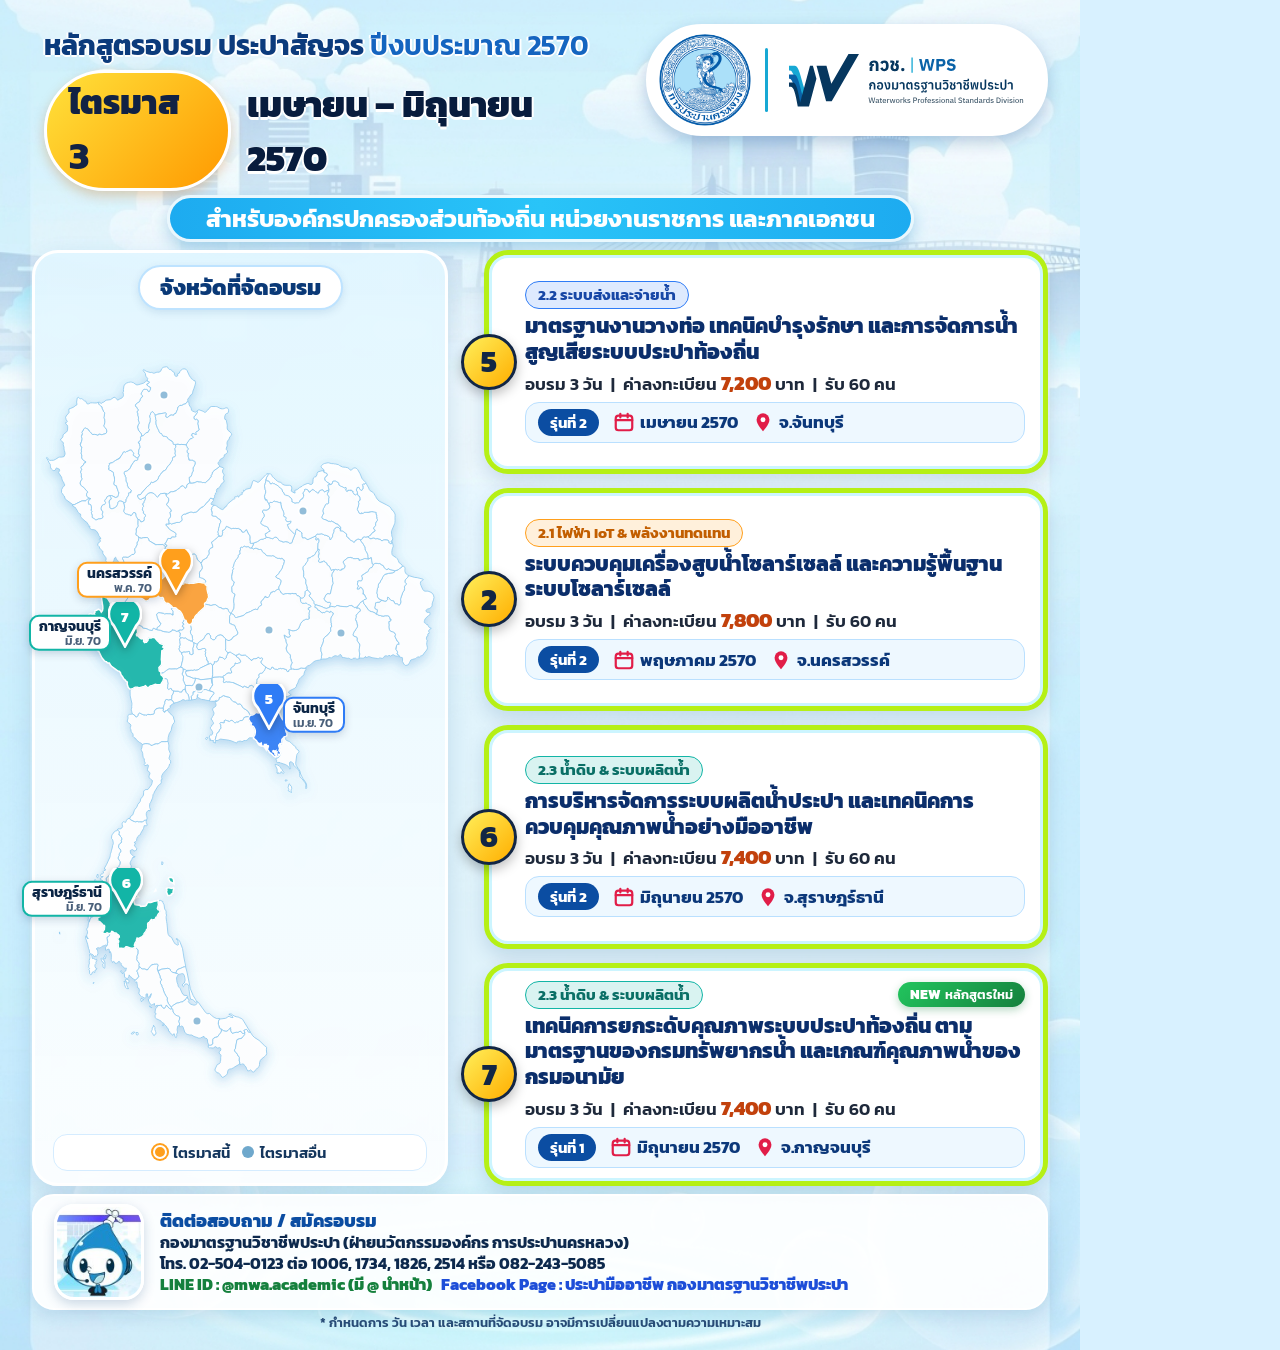
<file: html/03_Q3_FY2570.html>
<!doctype html><html lang="th"><head><meta charset="utf-8">
<style>@font-face{font-family:Kanit;font-weight:400;src:url('../assets/Kanit-Regular.ttf')}
@font-face{font-family:Kanit;font-weight:500;src:url('../assets/Kanit-Medium.ttf')}
@font-face{font-family:Kanit;font-weight:600;src:url('../assets/Kanit-SemiBold.ttf')}
@font-face{font-family:Kanit;font-weight:700;src:url('../assets/Kanit-Bold.ttf')}
@font-face{font-family:Kanit;font-weight:800;src:url('../assets/Kanit-ExtraBold.ttf')}</style><link rel="stylesheet" href="../poster.css"></head>
<body><div class="poster quarter q3"><img class="bg" src="../assets/bg.jpg">

<header class="hd q">
  <div class="kicker">หลักสูตรอบรม ประปาสัญจร <span>ปีงบประมาณ 2570</span></div>
  <div class="qline"><div class="qbadge">ไตรมาส <b>3</b></div><div class="qrange">เมษายน – มิถุนายน 2570</div></div>
  <div class="logos"><img class="logo" src="../assets/logo.png"><div class="sep"></div><img class="wps" src="../assets/wps-lockup.svg"></div>
</header>
<div class="banner thin"><div>สำหรับองค์กรปกครองส่วนท้องถิ่น หน่วยงานราชการ และภาคเอกชน</div></div>
<section class="qs">
  <div class="mapcard glass small">
    <div class="mapttl">จังหวัดที่จัดอบรม</div>
    <div class="map" style="width:400px;height:760px"><svg class="map-svg" width="400" height="760" viewBox="0 0 400 760"><defs><filter id="sh" x="-10%" y="-10%" width="120%" height="120%"><feDropShadow dx="0" dy="4" stdDeviation="6" flood-color="#3a8fd0" flood-opacity=".35"/></filter></defs><g filter="url(#sh)"><path d="M40.3,56.8L41.5,56.6L42.5,57.2L44.4,58.8L45.9,59.3L46.5,60.9L47.4,62.0L48.6,61.8L50.7,60.8L52.6,60.8L54.8,61.0L56.9,60.9L58.5,60.1L58.7,61.6L59.3,62.6L60.3,63.6L61.8,64.5L62.2,66.1L62.5,67.1L63.2,68.1L63.3,69.1L64.4,70.2L64.8,71.2L64.5,72.3L64.4,73.8L64.3,74.7L64.1,76.0L64.7,77.2L64.7,78.1L64.9,79.7L64.8,80.7L64.3,82.8L63.9,83.8L64.2,84.7L65.2,85.5L66.7,87.8L66.9,89.1L66.5,90.7L65.4,91.7L63.8,92.0L62.5,92.6L61.6,92.7L59.9,92.2L58.9,92.1L58.1,93.4L57.1,93.1L56.0,92.6L54.4,92.4L52.9,92.5L51.9,92.2L51.2,91.1L50.3,90.0L49.3,89.2L48.6,87.9L47.6,86.9L46.6,86.6L45.2,86.0L44.3,86.6L43.5,87.9L43.1,88.8L42.0,89.7L42.5,91.5L41.5,93.8L41.9,95.8L42.1,96.9L41.6,99.2L40.2,102.1L40.8,104.3L41.8,104.7L41.9,105.6L41.5,106.7L41.4,108.1L41.4,109.0L41.5,110.2L41.0,111.1L41.7,112.5L41.8,114.8L41.6,115.7L42.4,117.0L43.7,118.6L44.8,119.1L45.8,119.7L45.8,120.7L44.6,120.7L43.9,121.9L43.3,123.0L41.3,124.6L41.0,125.6L41.4,126.5L41.5,127.9L40.6,130.5L41.3,131.6L41.4,132.6L41.4,133.7L41.3,134.9L42.0,136.2L42.3,137.3L41.3,138.2L40.5,140.1L40.2,141.2L40.7,142.9L42.1,144.3L43.5,145.1L44.8,146.7L46.0,148.2L47.0,148.8L47.7,149.9L47.0,151.0L46.9,152.0L46.5,153.2L47.2,154.5L47.8,155.4L50.5,156.5L48.0,157.0L46.9,157.6L46.0,158.6L44.0,158.9L42.3,158.9L41.2,159.2L36.2,161.7L34.8,162.5L32.8,162.6L25.5,157.3L24.8,156.0L24.7,154.9L24.2,153.9L23.1,152.9L22.6,151.8L21.5,150.7L21.6,147.6L23.2,144.6L24.5,143.8L24.7,142.8L24.2,141.8L23.5,140.1L22.6,139.1L22.2,137.8L21.7,136.2L21.6,135.2L19.0,131.3L18.5,130.3L19.6,128.8L19.4,127.2L16.4,125.9L14.9,128.5L13.3,128.6L12.3,127.9L11.4,127.0L10.7,125.9L10.5,124.7L10.4,123.6L10.3,122.5L9.1,120.7L8.0,118.5L7.3,116.9L6.3,116.0L7.3,115.6L8.7,117.4L9.6,118.4L11.2,118.3L13.4,118.3L15.2,117.5L18.5,115.4L19.4,115.1L21.8,115.1L24.1,114.5L25.1,112.0L24.8,110.1L24.2,108.2L24.0,106.4L24.0,105.3L23.2,102.7L23.4,101.0L22.7,99.9L21.6,99.1L20.5,98.1L20.8,97.0L21.8,96.3L22.8,94.9L23.1,93.0L23.6,92.1L26.5,90.0L27.5,88.5L27.7,84.8L27.2,83.0L25.6,81.6L25.5,80.6L26.4,80.6L27.3,79.5L26.2,77.7L25.9,76.6L25.5,75.2L27.0,72.8L28.5,71.4L29.2,70.2L28.9,69.1L28.8,68.2L29.2,66.7L30.2,66.6L33.9,65.0L35.0,63.9L35.9,63.4L37.0,62.7L36.6,60.1L37.2,56.0L38.5,55.2L39.7,56.6Z" fill="#ffffff" fill-opacity=".92" stroke="#8cc8ee" stroke-width=".8"/><path d="M95.8,479.8L97.6,479.4L98.7,479.8L99.8,479.7L102.0,479.9L102.9,479.3L103.9,478.9L105.3,478.1L106.6,477.9L106.2,479.3L106.3,480.4L107.0,482.4L107.2,483.4L106.3,483.8L105.3,483.6L104.2,483.7L103.6,486.4L100.6,491.6L100.5,492.5L99.1,493.3L97.7,494.7L96.9,496.4L96.5,498.7L95.6,499.7L94.5,500.1L94.4,501.0L95.6,501.4L94.8,502.5L94.3,503.8L96.1,505.4L96.7,506.6L96.4,508.2L95.4,508.6L94.0,509.2L93.5,508.2L92.4,507.6L91.1,508.0L90.2,508.6L90.5,511.2L92.7,513.5L93.6,514.6L95.0,514.5L94.4,515.4L92.5,515.6L91.8,517.5L90.5,519.6L90.2,520.8L90.2,522.1L91.2,523.7L91.3,525.1L90.5,526.2L90.8,528.3L90.8,532.1L90.9,533.2L90.0,534.4L89.8,535.7L88.4,535.9L87.1,536.6L86.1,537.2L85.1,537.9L83.7,538.7L81.3,539.0L80.0,539.1L79.1,538.8L77.9,538.9L76.2,539.8L75.2,540.3L74.1,540.9L73.1,540.9L72.6,542.9L71.4,544.9L70.3,543.7L68.8,542.7L67.5,542.3L67.3,541.3L67.1,540.3L66.6,539.3L66.4,538.4L66.0,537.1L66.3,536.0L67.4,534.9L68.3,534.1L69.4,533.2L70.2,532.0L70.5,530.9L71.6,529.8L72.4,528.7L73.3,528.3L74.3,528.5L75.5,527.0L76.3,526.1L77.8,525.5L78.8,524.5L79.1,523.4L79.8,522.4L80.2,520.5L78.9,517.8L78.2,516.7L78.1,515.8L78.4,514.8L79.0,513.8L79.1,512.5L79.2,511.6L80.0,510.6L80.8,509.4L80.6,508.1L80.3,507.2L79.3,506.7L78.6,505.7L78.6,503.9L79.0,502.5L79.8,501.6L80.8,501.0L81.5,500.0L81.0,498.8L81.6,497.9L81.9,496.8L81.3,495.4L80.5,494.5L80.2,493.5L79.2,492.8L78.7,491.9L79.5,490.1L78.4,488.8L77.4,487.9L78.0,486.9L79.1,486.8L80.0,487.0L81.7,486.2L82.6,484.5L82.2,482.8L82.1,481.7L82.4,480.7L83.3,479.7L84.7,480.1L85.6,480.4L86.5,478.3L87.4,477.1L89.3,476.2L90.0,477.2L90.9,477.9L93.7,479.3L94.9,479.6L95.8,479.8Z" fill="#ffffff" fill-opacity=".92" stroke="#8cc8ee" stroke-width=".8"/><path d="M145.8,624.6L144.6,624.8L143.4,625.1L141.3,626.1L139.1,626.8L137.4,627.6L135.9,631.2L134.9,630.9L132.7,630.4L131.5,629.6L130.6,628.8L130.4,627.9L129.6,626.9L127.9,626.3L121.8,627.2L120.7,627.6L118.2,628.5L117.3,626.8L117.5,625.6L117.7,624.3L118.0,623.3L117.6,622.3L116.3,622.3L114.5,622.2L113.5,622.5L112.0,622.4L111.1,623.4L110.2,624.5L109.4,625.5L108.4,626.8L106.9,627.8L105.7,627.4L104.8,627.0L102.6,627.1L101.7,626.9L100.9,625.9L98.9,624.4L98.4,623.5L99.2,622.2L98.6,620.4L97.6,619.4L96.6,617.5L96.8,616.5L97.0,615.6L96.7,614.3L97.2,613.0L97.9,612.0L98.0,609.0L97.8,607.6L96.2,606.3L95.5,605.3L94.6,604.0L94.3,603.1L95.1,600.9L95.8,600.0L96.4,598.9L96.4,597.9L96.2,596.2L97.8,596.6L98.7,596.6L100.3,595.4L101.7,594.9L103.1,593.5L104.1,592.6L104.0,591.6L104.8,590.6L105.9,589.6L106.1,588.4L107.2,587.1L107.7,585.6L107.6,584.6L107.7,583.0L107.6,582.0L107.8,581.0L108.8,580.9L110.4,578.0L111.5,577.5L112.4,578.2L113.3,577.6L114.6,577.4L115.5,577.0L115.5,576.0L116.6,575.2L117.3,574.3L117.7,573.0L117.9,572.1L118.1,571.0L119.1,571.4L119.8,570.0L119.9,569.1L119.5,568.1L118.5,567.9L117.9,567.0L117.6,565.4L117.9,564.4L118.3,563.1L118.2,561.1L118.2,560.1L119.2,558.7L120.4,558.4L123.0,559.6L122.9,560.6L124.1,562.8L124.5,566.1L124.7,567.1L125.6,568.2L126.1,569.6L126.1,571.9L126.6,573.1L126.2,574.3L126.1,575.8L126.6,579.5L127.0,581.8L127.9,591.1L128.3,592.6L129.1,593.9L131.7,595.5L132.3,597.0L133.4,599.1L134.1,600.3L134.4,601.2L136.1,602.3L137.2,603.2L138.5,602.6L138.1,601.2L138.0,599.3L137.5,597.6L135.9,597.0L136.9,596.6L138.3,597.6L139.6,599.2L140.1,600.2L142.5,606.5L144.0,616.0L145.8,624.6Z" fill="#ffffff" fill-opacity=".92" stroke="#8cc8ee" stroke-width=".8"/><path d="M55.9,626.3L56.9,626.4L56.5,627.7L55.0,628.2L54.9,630.6L53.3,629.7L52.0,630.7L51.9,632.0L50.8,632.8L49.7,631.7L49.5,628.6L48.9,627.5L49.7,626.3L48.4,625.2L48.8,624.3L48.8,622.9L49.3,622.0L49.4,621.0L49.2,620.1L49.2,618.4L49.7,616.9L49.9,615.4L49.8,614.4L49.5,612.5L50.5,612.7L51.8,613.5L52.4,616.5L53.8,616.4L55.3,617.7L56.5,617.1L56.8,618.5L55.9,620.4L56.0,621.6L55.1,622.6L54.9,623.8L55.1,624.8L55.9,626.3Z" fill="#ffffff" fill-opacity=".92" stroke="#8cc8ee" stroke-width=".8"/><path d="M61.4,616.2L63.8,617.9L64.9,620.0L64.9,625.2L64.5,626.3L63.3,625.5L63.0,624.6L62.9,623.4L62.7,622.3L63.6,621.4L63.2,620.2L62.3,619.9L61.4,618.3L61.0,616.6ZM65.4,616.8L63.8,616.8L63.2,615.7L64.2,615.4L64.5,613.9L65.5,612.5L66.1,613.5L65.4,616.8ZM50.1,576.8L49.0,579.6L48.2,578.6L48.1,577.6L48.3,576.6L48.3,575.3L48.1,573.9L49.4,573.3L50.3,573.8L50.9,574.8L50.7,575.7L50.1,576.8ZM50.1,571.7L49.1,572.0L48.2,571.9L47.5,570.7L47.9,566.8L49.1,566.0L50.1,566.7L51.2,568.1L51.4,569.0L51.4,570.1L50.4,571.1ZM60.1,563.9L59.9,564.9L59.9,565.9L59.3,567.0L59.2,568.0L59.5,569.7L58.9,570.7L59.9,573.8L60.0,574.7L59.0,575.1L58.0,575.6L57.6,576.7L57.9,577.7L57.7,578.6L59.3,579.5L61.5,581.0L62.6,582.8L64.0,583.4L64.7,584.4L64.5,585.8L64.5,587.2L63.7,588.3L63.2,589.3L62.3,589.6L63.5,591.6L65.6,591.5L66.6,591.1L67.7,591.0L69.0,591.4L69.6,592.9L69.2,594.1L68.3,594.7L67.3,595.0L67.2,596.3L67.4,598.9L67.9,599.9L67.4,601.7L67.3,602.6L67.0,604.0L65.3,603.0L64.3,603.7L62.9,604.0L61.6,604.9L60.2,605.8L59.1,606.1L58.1,605.6L57.2,606.1L56.1,607.0L57.5,607.6L57.7,609.3L58.0,611.3L57.2,613.3L56.2,614.6L55.3,613.8L54.6,615.1L53.0,612.8L51.8,612.3L50.4,611.4L49.5,610.9L49.3,608.1L48.6,606.7L47.6,602.2L45.6,596.1L45.6,595.0L46.1,593.8L46.4,595.1L47.9,597.0L48.2,596.0L47.1,595.0L46.6,594.1L46.9,592.6L47.5,590.9L47.5,589.4L46.7,587.5L46.8,586.4L47.9,585.5L48.3,581.9L48.5,580.9L49.6,579.2L50.0,577.3L50.9,576.0L51.5,574.9L52.8,575.0L53.1,573.9L54.6,572.0L53.2,572.6L51.9,572.5L51.7,571.2L53.4,570.6L53.7,568.7L52.3,566.9L51.7,565.8L51.4,564.6L51.4,563.7L52.6,564.0L53.7,562.8L52.8,561.7L53.3,560.2L54.2,558.5L54.5,557.2L55.5,556.9L56.4,556.6L58.6,558.5L60.2,559.0L61.1,559.7L61.3,561.8L60.7,563.0ZM30.5,555.0L28.8,554.3L29.0,553.3L30.2,553.5L30.5,555.0ZM31.6,552.4L30.6,552.5L29.3,552.5L29.5,551.6L31.4,551.3L31.6,552.4Z" fill="#ffffff" fill-opacity=".92" stroke="#8cc8ee" stroke-width=".8"/><path d="M55.8,538.5L54.9,539.8L54.3,538.8L55.1,537.4L55.8,538.5ZM78.8,492.8L79.8,493.4L80.5,494.5L81.3,495.4L81.6,496.4L81.6,497.9L81.0,498.8L81.6,499.8L80.8,501.0L79.8,501.6L79.0,502.5L78.6,503.5L78.6,505.4L79.1,506.4L80.1,507.0L80.6,508.1L80.9,509.1L80.0,510.6L79.4,511.5L79.1,512.5L79.2,513.4L78.5,514.5L78.1,515.8L78.2,516.7L78.9,517.8L80.2,519.7L79.8,522.4L79.1,523.4L78.8,524.5L78.0,525.4L76.8,525.7L75.9,526.6L74.8,528.2L73.6,528.4L72.5,528.6L71.7,529.6L70.8,530.4L70.2,532.0L69.5,533.1L68.4,534.0L67.5,534.8L66.5,535.7L66.0,536.8L66.4,538.4L66.6,539.3L67.1,540.3L67.3,541.3L67.5,542.3L68.8,542.7L70.3,543.7L71.4,544.9L71.4,545.8L72.2,546.8L72.4,547.9L71.4,548.5L69.7,550.6L68.3,551.4L68.1,552.3L68.1,553.4L67.1,553.3L67.1,554.5L67.3,555.4L67.8,556.6L66.3,556.9L65.2,557.1L64.2,556.4L62.0,556.8L60.8,558.0L60.2,559.0L58.6,558.5L57.1,557.1L56.1,556.6L55.1,557.0L54.9,555.5L56.2,553.0L57.0,548.7L57.7,547.4L59.1,548.4L60.6,547.1L61.0,546.1L59.8,546.1L58.9,545.1L58.0,544.7L59.2,543.2L60.3,542.5L59.4,540.8L60.3,540.4L59.4,539.5L60.4,539.6L61.8,539.8L62.6,538.5L61.5,537.9L60.5,537.8L60.1,536.7L61.2,536.0L62.3,535.4L63.2,534.1L62.0,534.9L60.3,533.6L61.4,531.8L62.5,531.8L63.7,530.8L63.0,529.8L64.0,528.5L65.4,528.2L65.5,527.3L64.4,527.0L64.5,526.0L66.6,522.4L68.6,518.0L69.6,515.9L70.0,514.8L70.2,513.7L70.3,512.7L70.5,511.7L71.2,509.9L71.3,508.9L72.2,506.0L72.6,503.6L73.3,501.7L73.3,500.8L72.7,497.8L71.5,496.4L71.7,493.8L72.2,492.7L74.2,489.9L75.6,489.0L76.6,488.9L77.4,487.9L78.4,488.8L79.4,489.7L79.0,491.5L78.7,492.5Z" fill="#ffffff" fill-opacity=".92" stroke="#8cc8ee" stroke-width=".8"/><path d="M88.6,646.7L86.7,646.6L85.7,645.5L84.5,642.7L84.4,640.6L84.0,639.1L86.1,640.2L86.6,642.2L87.1,643.9L87.8,645.5L88.6,646.7ZM88.6,641.1L87.4,640.8L86.3,639.8L85.2,637.8L86.2,637.3L88.0,637.6L88.9,638.1L89.0,639.7L88.6,641.1ZM79.0,606.6L80.0,606.2L82.0,606.3L83.0,606.6L84.4,606.2L85.9,604.8L86.9,604.8L88.9,605.2L91.3,606.2L92.5,606.3L93.5,606.0L95.5,605.3L96.2,606.3L97.3,607.1L97.9,608.2L97.9,612.0L97.3,613.0L96.9,614.0L96.8,615.0L96.9,616.1L96.6,617.5L97.4,619.1L98.3,620.0L99.1,621.6L98.9,622.9L98.9,624.4L99.2,625.5L98.6,627.1L96.9,628.8L97.1,629.7L97.7,630.6L97.8,631.6L99.0,633.6L97.7,636.4L95.2,638.2L93.8,637.2L92.7,636.8L92.1,635.8L91.1,635.1L90.2,634.6L89.2,632.9L88.8,634.5L88.3,635.8L87.3,636.5L85.7,636.1L84.6,635.0L84.4,631.8L83.7,630.6L85.7,629.0L86.1,627.5L86.4,626.1L85.4,626.2L84.4,626.3L83.4,624.8L82.3,624.2L81.2,622.8L81.4,621.8L80.1,620.5L79.4,619.4L78.3,619.6L77.8,620.7L76.4,621.3L75.1,621.4L74.5,619.9L73.5,619.4L72.6,620.6L72.1,619.4L71.3,618.4L71.2,617.5L71.3,615.1L71.3,613.0L71.1,611.4L70.3,609.5L69.6,610.9L69.2,607.4L68.0,607.1L66.6,608.0L65.5,608.2L65.6,605.1L66.6,604.1L67.4,603.0L67.4,601.7L67.8,600.8L67.8,599.8L67.2,596.3L67.3,595.0L68.3,594.7L69.2,594.1L69.6,592.9L69.7,591.7L70.6,591.4L71.2,589.9L72.2,589.3L73.4,590.5L75.9,590.9L76.9,591.9L77.9,592.3L79.2,593.7L79.7,594.6L78.3,596.0L77.7,596.9L78.0,597.9L78.7,598.9L78.5,600.3L78.0,601.7L78.3,602.6L78.3,603.7L78.4,605.3L78.7,606.3Z" fill="#ffffff" fill-opacity=".92" stroke="#8cc8ee" stroke-width=".8"/><path d="M135.9,631.2L137.4,631.5L138.4,632.3L137.1,634.5L136.5,636.1L137.0,640.1L137.9,642.4L138.2,644.2L139.0,645.3L140.1,646.4L142.0,650.8L142.9,652.3L144.0,653.2L145.0,653.4L146.2,653.4L147.1,653.7L147.5,654.7L146.6,655.8L145.9,657.5L144.0,658.4L143.2,659.5L142.0,659.9L141.1,660.0L138.9,660.8L137.9,661.0L137.0,661.0L133.5,663.0L131.3,665.3L128.8,662.1L128.2,661.2L127.6,659.6L127.0,658.0L127.4,656.9L127.2,655.8L126.6,654.8L125.8,653.7L125.4,652.5L124.6,651.5L123.1,647.3L122.9,646.3L121.9,645.2L121.8,643.6L120.5,641.4L120.4,640.4L120.3,639.4L121.3,638.4L121.5,637.4L120.4,636.2L120.0,634.1L119.7,633.2L117.9,628.8L120.0,628.2L121.0,627.3L127.9,626.3L129.6,626.9L130.4,627.9L130.6,628.8L131.5,629.6L132.7,630.4L134.9,630.9L135.9,631.2Z" fill="#ffffff" fill-opacity=".92" stroke="#8cc8ee" stroke-width=".8"/><path d="M94.7,690.1L93.2,691.9L92.2,692.1L91.2,691.8L91.8,690.8L93.1,690.1L94.3,690.0ZM114.2,693.8L113.3,693.2L112.7,691.2L111.1,689.7L111.8,688.4L112.3,687.3L112.2,686.1L113.2,685.0L113.5,683.2L114.9,685.4L114.9,687.7L115.6,689.5L116.0,690.9L115.8,692.1L114.7,692.5L114.4,693.6ZM121.6,663.5L121.8,664.5L123.7,666.2L124.7,666.1L125.7,664.4L125.9,663.5L126.9,663.4L128.0,665.1L129.3,666.3L130.4,666.9L132.0,666.6L132.9,667.7L133.1,668.8L133.1,669.7L133.9,671.0L134.7,671.9L135.4,672.9L136.6,673.4L138.3,673.9L139.7,675.0L139.8,676.0L139.6,677.0L139.2,678.1L138.9,679.1L139.3,680.9L139.6,681.9L139.4,683.6L137.9,683.9L137.5,684.8L137.4,685.9L137.1,687.9L137.5,689.8L137.4,690.9L136.6,692.2L136.8,693.4L136.6,694.6L136.2,695.7L134.9,694.6L134.6,692.8L134.2,691.7L133.2,692.3L132.8,693.3L131.2,692.0L129.9,690.4L129.6,689.5L128.5,689.1L128.5,688.0L128.1,686.5L126.9,685.8L126.5,684.4L124.7,682.9L123.6,681.1L122.0,680.7L120.9,678.9L116.3,676.7L115.1,675.6L115.1,673.6L115.6,672.7L116.1,671.5L114.9,670.9L115.0,670.0L115.2,669.0L115.6,666.8L116.6,665.7L118.0,663.6L119.1,663.5L120.2,663.2L121.1,662.8ZM97.5,693.1L96.5,692.9L95.9,690.5L97.8,690.5L98.3,691.9L97.8,693.0ZM123.6,683.6L122.4,683.5L123.1,682.3L123.6,683.6ZM111.9,665.6L110.6,665.4L109.6,664.8L109.6,663.9L110.8,664.5L111.9,665.6ZM53.3,641.6L53.2,640.6L54.1,640.6L53.3,641.6ZM82.1,629.6L82.8,630.5L82.7,631.9L80.5,629.6L80.8,628.7L82.0,629.2ZM19.7,590.9L19.9,592.2L19.2,591.0L19.6,589.9L19.7,590.9ZM49.5,565.3L48.8,564.3L50.6,561.4L50.8,562.7L50.1,563.7L49.5,565.3ZM57.9,532.5L58.1,533.5L58.3,534.4L57.7,535.9L56.7,535.2L56.7,534.2L57.1,533.3L57.5,532.0ZM122.7,520.0L123.0,520.9L122.8,522.1L122.0,523.0L121.6,521.8L121.8,520.8L121.7,519.8L122.7,520.0ZM247.3,438.1L246.3,439.2L245.1,438.9L245.4,437.8L247.0,438.1ZM167.4,395.4L167.6,396.5L166.3,397.7L165.6,396.1L166.7,395.4Z" fill="#ffffff" fill-opacity=".92" stroke="#8cc8ee" stroke-width=".8"/><path d="M148.6,659.9L149.7,661.5L150.9,662.2L152.2,662.7L154.1,663.2L155.8,662.7L157.0,661.6L157.2,659.7L158.4,660.4L165.6,670.5L166.5,671.2L167.7,671.7L169.6,671.5L171.7,673.5L174.1,675.4L176.5,676.5L177.8,676.6L179.8,676.5L178.9,678.4L178.5,679.3L178.3,681.7L179.0,683.6L179.4,686.0L181.3,687.0L181.5,689.0L181.0,690.2L180.4,691.2L179.4,692.3L178.2,694.4L175.4,695.4L174.0,695.9L173.1,696.8L172.8,698.3L172.7,699.4L172.9,700.9L172.7,702.0L171.4,703.1L170.1,703.4L168.3,703.3L168.5,702.1L167.9,701.1L167.6,700.0L167.5,697.7L167.0,696.8L166.0,696.2L165.0,696.1L164.0,695.4L164.0,694.3L160.1,696.2L158.5,696.1L156.9,695.4L154.0,694.5L151.7,693.0L149.8,693.0L147.9,692.6L146.1,691.7L145.2,690.9L144.7,690.0L142.9,684.6L141.6,684.0L140.5,684.5L139.3,684.4L139.6,681.9L139.3,680.9L138.9,679.6L139.1,678.7L139.4,677.8L139.8,676.0L139.7,675.0L138.7,674.1L137.5,673.8L136.1,673.4L134.7,671.9L133.9,671.0L133.2,670.0L133.1,668.8L132.9,667.7L132.0,666.6L131.3,665.3L132.7,663.6L137.0,661.0L137.9,661.0L138.9,660.8L140.7,660.1L141.8,659.9L142.9,659.8L143.5,658.8L145.3,658.0L146.1,656.6L147.4,654.9L147.6,655.9L147.8,656.9L148.9,657.3L149.0,658.3L148.3,659.5ZM147.0,630.1L150.4,646.8L153.2,653.6L155.7,657.7L156.3,658.7L156.7,659.6L155.4,660.2L153.2,658.0L152.3,657.5L150.6,657.3L150.3,655.6L149.9,654.0L149.6,651.9L149.0,647.7L148.8,644.4L148.0,642.5L146.6,641.9L145.0,642.1L144.0,643.7L143.4,644.8L142.4,643.9L142.4,642.9L142.7,642.0L144.3,641.0L145.1,638.2L144.8,635.7L144.2,633.3L143.3,631.8L141.5,631.7L140.6,632.0L139.7,632.2L138.4,632.3L137.4,631.5L135.9,631.2L136.7,628.4L139.1,626.8L140.6,626.4L142.9,625.2L144.6,624.8L145.6,624.7L147.0,630.1Z" fill="#ffffff" fill-opacity=".92" stroke="#8cc8ee" stroke-width=".8"/><path d="M103.9,657.6L102.6,658.4L101.5,659.8L100.7,657.6L101.1,656.4L102.0,656.9L103.9,657.6ZM117.6,622.3L118.0,623.3L117.7,624.3L117.5,625.6L117.3,626.8L117.5,628.3L119.7,633.2L120.0,634.1L120.2,635.8L121.3,637.1L121.5,638.0L120.5,638.9L120.4,640.2L120.5,641.4L121.7,643.2L121.8,644.3L122.9,646.3L123.1,647.3L124.3,650.8L124.9,651.8L125.5,653.2L126.6,654.8L127.2,655.8L127.4,656.9L127.0,657.8L127.4,658.8L128.2,661.2L128.8,662.1L131.3,665.3L132.0,666.6L130.7,667.0L129.3,666.3L128.0,665.1L126.9,663.4L125.9,663.5L125.7,664.4L125.1,665.6L124.1,666.3L122.5,665.4L121.6,664.1L121.6,663.0L120.2,663.2L119.1,663.5L117.9,663.4L116.9,663.3L115.5,664.1L114.5,663.2L114.5,661.5L112.9,662.4L111.8,663.1L110.4,662.2L109.2,660.2L108.3,658.0L108.6,656.9L109.6,656.3L110.4,655.0L111.0,653.2L111.3,651.6L109.7,654.2L108.8,655.2L107.6,654.7L107.6,651.9L106.3,651.9L106.0,652.8L106.1,655.3L105.1,656.2L103.9,655.8L102.7,654.9L101.4,654.7L100.2,653.5L98.8,651.3L99.3,649.4L99.2,647.2L98.6,646.1L97.3,645.5L97.5,644.3L97.4,643.3L97.1,642.1L96.8,639.9L95.6,640.1L94.6,639.2L95.1,638.2L97.1,636.8L98.8,634.5L97.9,631.9L97.8,630.8L97.2,629.9L96.8,629.0L97.7,627.9L99.1,626.2L99.1,625.0L100.3,625.1L101.0,626.2L102.1,627.0L104.5,627.0L105.7,627.4L106.7,627.9L108.0,627.6L108.6,626.3L109.6,625.2L110.5,624.1L111.3,623.2L113.1,622.5L114.4,622.3L115.6,622.3L116.9,622.1Z" fill="#ffffff" fill-opacity=".92" stroke="#8cc8ee" stroke-width=".8"/><path d="M192.6,691.3L194.1,690.7L196.4,690.2L197.7,690.3L198.8,689.9L200.0,689.2L200.9,689.2L201.7,690.3L202.3,691.2L203.6,691.5L204.7,691.0L205.2,692.1L204.4,693.0L203.2,694.5L202.4,695.7L200.1,696.6L197.3,697.4L195.6,705.0L195.5,706.2L195.2,707.2L194.4,708.2L195.1,709.7L196.7,711.1L197.4,712.3L197.5,713.3L198.7,714.3L199.4,715.5L199.2,718.4L199.6,719.5L199.7,722.0L194.9,724.8L193.3,725.9L191.5,726.8L189.6,727.1L188.2,727.9L187.6,730.0L187.5,731.1L187.1,732.1L185.8,733.6L183.6,735.0L182.3,735.4L181.0,733.8L180.3,732.6L179.4,731.6L178.3,730.9L177.0,730.8L175.6,729.1L175.0,728.2L175.1,727.0L177.3,722.5L179.0,721.8L180.3,720.6L180.3,719.7L180.7,718.1L180.7,715.4L181.0,713.5L180.6,712.6L179.0,711.2L179.1,710.1L180.3,709.0L180.8,707.4L180.7,706.4L179.8,705.6L177.6,706.1L175.4,704.6L173.2,706.1L170.4,705.8L169.2,705.9L168.3,705.2L168.2,703.8L169.5,703.3L170.6,703.3L172.1,702.7L172.9,701.4L172.7,699.4L172.8,698.3L172.9,697.3L173.4,696.4L175.4,695.4L177.5,694.9L179.4,692.3L180.2,691.4L181.0,690.2L181.5,689.0L181.3,687.0L182.2,687.6L183.3,688.5L184.4,688.8L185.5,689.0L186.8,689.0L188.0,688.4L189.0,687.4L189.9,685.7L190.9,687.6L190.8,688.7L191.2,689.6L191.7,690.7Z" fill="#ffffff" fill-opacity=".92" stroke="#8cc8ee" stroke-width=".8"/><path d="M129.7,27.5L130.9,27.7L131.8,28.4L132.4,29.4L134.5,30.7L134.4,32.4L134.6,33.3L136.1,34.5L137.7,33.8L137.6,31.9L139.3,31.1L140.1,29.2L141.1,28.1L142.5,27.1L144.1,26.8L145.9,27.2L146.9,28.2L149.5,33.9L150.7,35.5L151.2,36.5L152.5,37.4L153.8,38.5L154.9,38.6L155.6,40.8L155.2,42.7L154.1,46.2L152.9,49.2L152.6,50.9L152.0,52.4L150.7,53.0L149.5,55.0L147.7,57.3L147.8,58.8L146.0,61.5L145.0,62.0L143.8,62.2L142.8,62.8L141.7,63.4L140.5,63.3L138.5,64.4L137.7,66.0L137.7,67.2L137.1,68.1L137.0,69.0L136.3,69.9L136.3,70.9L134.1,72.1L133.8,73.1L132.6,73.2L131.7,72.9L130.6,73.1L128.4,74.9L127.3,75.5L126.1,75.1L125.6,74.0L126.2,71.9L125.9,70.9L118.0,72.1L116.7,72.8L115.2,73.3L115.1,72.4L113.7,71.4L113.2,70.2L112.2,69.6L110.9,71.0L110.6,72.0L110.0,73.3L109.7,74.4L110.2,75.7L110.4,76.9L110.3,78.4L110.3,79.4L109.2,81.8L109.0,83.0L108.7,84.4L108.5,86.0L109.5,86.9L109.3,87.9L108.5,89.2L108.2,90.2L107.0,90.5L106.0,90.8L103.7,93.4L101.8,94.0L101.3,91.9L100.6,90.9L98.5,88.3L97.6,85.4L98.0,83.0L98.9,82.1L99.1,81.0L98.2,77.7L98.5,76.7L98.3,74.9L97.7,73.5L97.8,72.2L97.6,71.2L96.9,70.3L97.8,68.8L98.2,67.9L97.4,66.7L97.1,65.7L96.1,65.2L95.4,63.9L95.3,63.0L96.2,61.8L97.2,61.3L97.8,60.4L98.8,60.0L99.8,59.0L100.2,57.2L100.8,56.3L101.3,55.3L102.2,55.1L102.4,53.8L101.4,52.8L101.1,51.6L101.5,50.6L102.2,49.7L102.6,48.3L103.6,47.3L105.1,47.4L106.4,47.2L107.5,47.7L108.0,48.7L108.8,49.9L109.7,48.6L110.5,47.1L110.7,45.6L109.0,44.8L108.1,44.0L106.9,43.4L106.6,42.3L108.0,41.6L109.1,40.8L109.3,39.9L108.3,39.6L107.2,39.0L107.4,37.7L107.7,36.5L105.8,34.2L105.3,31.4L103.2,28.7L103.6,27.6L106.6,29.4L110.2,30.5L111.5,30.4L112.4,30.7L113.5,31.2L114.5,31.1L116.2,30.4L117.2,30.2L119.0,30.2L120.7,29.2L121.7,26.7L123.1,25.4L124.1,25.1L126.7,24.7L127.6,25.0L128.2,26.3L129.2,27.4Z" fill="#ffffff" fill-opacity=".92" stroke="#8cc8ee" stroke-width=".8"/><path d="M108.9,50.0L108.0,49.1L107.7,47.9L106.8,47.4L105.5,47.4L104.4,47.2L103.3,47.7L102.2,49.7L101.5,50.6L101.1,51.6L101.3,52.6L102.3,53.6L102.6,54.5L101.6,55.1L100.8,56.3L100.2,57.2L99.8,59.0L99.3,59.9L98.2,60.1L97.4,61.1L96.2,61.8L95.4,62.8L95.4,63.9L96.0,65.0L96.9,65.4L97.4,66.7L98.1,67.7L97.9,68.7L96.9,69.9L97.4,70.9L97.8,71.9L97.6,72.9L98.3,74.9L98.6,76.2L98.2,77.2L99.1,80.7L98.9,81.9L98.1,82.9L97.5,85.0L98.3,88.0L100.6,90.9L101.3,91.9L101.8,94.0L100.7,94.7L100.7,95.9L100.6,98.1L99.9,99.1L98.8,99.7L98.2,100.8L99.2,100.9L99.4,102.1L99.6,103.2L100.1,104.1L100.1,105.2L99.5,106.4L98.7,108.5L98.9,110.0L98.5,110.9L98.2,111.9L99.2,112.3L99.4,113.7L98.4,114.7L98.3,115.9L96.9,116.0L95.3,114.7L93.3,113.5L93.2,112.6L93.7,111.7L93.5,110.8L92.5,110.1L91.8,109.1L91.6,108.1L89.8,108.1L88.5,109.0L87.0,109.4L85.5,110.4L84.6,109.9L83.6,109.9L82.0,112.8L81.1,113.9L79.9,115.7L75.3,118.6L73.4,120.1L69.8,121.2L69.5,122.7L68.9,123.7L68.8,124.8L69.2,125.9L68.3,126.9L69.8,128.1L72.8,129.8L73.5,130.7L73.6,133.2L74.2,134.2L74.5,137.2L74.6,138.1L73.9,141.9L74.1,142.8L75.6,143.3L76.7,145.1L77.2,146.4L77.5,147.4L78.0,148.9L78.6,149.8L78.5,152.2L78.3,153.3L78.2,154.2L77.2,155.0L76.2,155.3L75.3,155.5L74.0,154.7L72.2,153.8L69.5,153.6L68.5,154.1L67.4,154.5L66.6,155.6L66.6,156.5L65.3,157.5L64.8,158.5L65.0,159.5L65.6,160.5L65.3,161.6L64.6,162.6L63.5,162.7L62.6,163.0L61.4,165.2L61.2,166.6L61.3,167.7L62.4,168.9L62.8,170.0L62.7,170.9L62.1,172.1L62.7,173.0L63.0,174.1L62.9,175.7L61.6,176.4L60.0,176.9L58.5,176.9L56.7,177.8L55.7,177.9L54.8,177.2L53.6,176.4L52.6,175.9L52.0,174.9L52.2,173.9L51.8,171.9L51.0,170.9L51.9,169.9L51.2,168.8L51.4,166.7L51.5,165.6L50.7,162.8L49.7,162.2L48.7,162.4L48.4,161.4L48.4,159.5L48.6,158.5L49.7,157.7L50.5,156.5L47.8,155.4L47.2,154.5L46.5,153.2L46.6,152.2L46.8,151.3L47.7,150.3L47.3,149.3L46.3,148.5L45.0,146.9L43.6,145.2L42.1,144.3L41.1,143.5L40.4,142.0L40.2,140.9L40.7,139.0L41.6,138.0L42.2,136.8L41.4,135.3L41.4,133.9L41.4,132.6L41.3,131.6L40.6,130.5L41.2,128.5L41.8,127.4L41.2,126.3L41.0,125.4L43.3,123.0L43.9,121.9L44.3,120.9L45.3,120.9L46.0,119.9L45.0,119.2L43.8,118.7L42.4,117.0L41.7,116.0L41.8,114.8L41.8,113.2L41.3,112.0L41.1,110.9L41.5,109.8L41.4,108.3L41.4,107.1L41.7,106.1L42.0,105.0L41.1,104.7L40.3,102.9L41.6,99.2L42.0,97.7L42.1,96.6L41.4,94.6L42.5,91.9L41.9,90.2L42.9,89.0L43.5,87.9L43.6,87.0L44.7,86.2L45.9,86.0L46.8,86.7L47.9,87.1L49.1,89.0L50.1,89.8L51.2,91.1L51.9,92.2L52.9,92.5L54.4,92.4L56.0,92.6L57.1,93.1L58.1,93.4L58.5,92.4L59.9,92.2L61.3,92.7L62.2,92.7L63.1,92.3L64.6,92.0L66.1,91.3L66.8,89.9L66.7,88.0L65.5,85.9L64.2,84.7L63.9,83.8L64.3,82.8L64.8,80.7L64.9,79.7L64.8,78.5L64.7,77.2L64.2,76.3L64.0,75.2L64.4,74.2L64.4,72.9L64.7,71.5L64.6,70.5L63.5,69.5L63.2,68.1L62.5,67.1L62.2,66.1L62.1,64.9L60.7,63.9L59.7,63.1L58.9,62.1L58.6,60.6L59.6,60.3L61.2,61.5L62.9,60.3L63.9,60.1L65.1,58.9L66.3,58.2L70.5,57.6L74.1,55.2L75.5,55.9L76.7,56.8L77.6,58.2L80.0,56.8L81.8,56.1L83.1,54.5L83.5,53.3L83.4,52.4L83.0,50.4L83.6,49.3L83.4,47.7L83.9,44.0L84.8,42.3L86.5,41.1L88.6,40.3L90.5,40.0L91.4,40.1L93.3,40.6L95.9,42.5L96.9,42.9L98.1,42.8L103.7,41.1L105.3,39.8L106.4,38.9L107.7,39.3L109.0,39.8L109.2,40.7L108.1,41.5L106.9,41.9L106.7,43.0L108.0,43.9L108.9,44.8L110.2,45.0L110.5,47.1L109.8,48.4L109.3,49.7Z" fill="#ffffff" fill-opacity=".92" stroke="#8cc8ee" stroke-width=".8"/><path d="M115.2,73.3L115.3,74.5L115.7,76.0L115.7,77.1L116.2,78.1L116.0,79.1L116.0,81.5L116.2,82.9L116.6,83.8L117.1,85.1L117.5,86.2L118.7,88.0L119.2,89.8L119.6,90.7L120.6,91.3L121.5,91.5L122.3,92.7L122.4,93.7L123.5,94.2L124.5,94.1L125.5,94.5L126.4,94.6L127.6,95.6L128.0,96.7L131.1,98.7L132.6,99.7L133.2,100.8L133.1,101.8L134.4,102.4L135.5,103.0L135.9,103.9L135.8,105.0L135.2,106.0L134.9,106.9L135.3,109.0L135.3,110.2L135.0,111.4L135.5,112.6L135.4,114.1L134.4,114.7L133.3,115.1L132.5,116.0L132.6,117.2L132.3,118.4L131.5,119.5L130.0,122.5L128.6,123.3L127.6,124.8L125.8,127.8L124.7,128.5L123.6,128.7L122.8,129.9L121.3,131.1L120.4,132.6L118.9,134.6L118.6,135.9L116.9,138.5L116.0,139.0L114.9,139.7L114.0,140.1L113.0,140.8L111.8,140.2L110.8,140.7L110.6,141.6L109.4,143.1L107.2,144.7L102.1,150.4L101.2,151.9L100.2,152.8L98.8,152.8L97.8,153.0L97.6,154.1L98.4,155.7L99.5,157.1L100.4,157.4L101.7,157.0L102.8,156.2L103.7,156.2L104.8,155.1L105.3,156.8L105.2,157.8L104.5,158.8L104.2,159.9L104.3,160.9L103.3,161.0L102.7,162.8L103.4,163.8L103.5,164.8L102.6,166.5L102.4,167.7L103.0,168.8L103.6,169.8L103.3,170.8L104.2,171.9L105.1,172.3L105.5,173.4L105.4,174.4L104.5,175.4L104.3,176.4L104.5,177.3L103.9,178.2L103.1,179.2L102.1,179.7L100.9,179.9L100.3,178.8L99.4,177.7L97.9,177.4L96.2,174.6L95.9,173.5L95.8,172.0L95.7,171.1L93.9,170.6L92.9,171.2L92.5,172.3L91.6,173.2L89.8,173.2L88.7,172.8L87.7,172.4L86.6,172.2L85.5,171.7L84.5,170.6L83.7,169.6L83.8,168.1L84.4,166.4L84.6,165.4L84.4,163.5L83.9,162.2L83.6,160.6L84.8,160.7L85.8,159.4L85.9,157.7L86.4,156.7L86.9,155.3L87.8,154.3L88.4,153.3L88.6,152.4L88.1,151.4L89.3,150.7L90.2,150.9L90.7,150.0L91.5,149.0L90.7,147.8L89.8,146.9L88.5,146.1L88.2,145.0L87.4,144.1L87.5,142.6L87.1,141.2L86.6,140.2L86.0,139.2L85.9,137.6L85.9,136.5L85.8,135.4L85.2,134.4L85.2,133.5L84.4,132.3L84.0,131.3L83.8,130.3L85.5,129.1L86.5,129.0L87.4,128.8L88.3,127.8L89.5,126.9L90.2,125.8L90.7,124.9L91.6,123.1L93.4,120.4L94.0,119.4L95.4,118.4L96.6,118.4L97.6,118.0L97.8,116.5L98.4,115.1L99.3,114.0L99.6,112.8L98.6,112.2L98.5,110.9L98.9,110.0L98.6,109.0L99.3,106.7L100.1,105.6L100.1,104.5L99.8,103.5L99.5,102.4L99.3,101.1L98.4,101.0L98.8,99.7L99.9,99.1L100.6,98.1L100.8,96.6L100.5,95.3L101.8,94.0L103.0,93.8L105.9,91.0L107.0,90.5L108.0,90.4L108.5,89.2L109.2,88.2L109.5,87.2L108.5,86.4L108.7,85.2L109.0,83.2L109.1,82.2L110.2,79.9L110.2,79.0L110.3,77.7L110.4,76.3L109.9,75.3L109.8,73.6L110.5,72.5L110.6,71.4L111.6,70.0L112.6,69.6L113.3,70.6L114.6,71.8L115.2,73.3Z" fill="#ffffff" fill-opacity=".92" stroke="#8cc8ee" stroke-width=".8"/><path d="M97.8,116.5L97.7,117.5L96.6,118.4L95.4,118.4L94.3,118.9L93.4,120.4L91.9,122.4L90.9,124.1L90.6,125.0L89.9,126.6L88.9,127.1L88.1,128.1L87.2,128.8L86.3,129.1L84.7,129.5L84.0,130.9L84.3,132.2L85.0,133.2L85.2,134.4L85.8,135.4L85.9,136.5L85.9,137.6L86.0,139.2L86.6,140.2L87.1,141.2L87.4,142.2L87.4,143.9L88.2,144.9L88.2,145.8L89.3,146.3L90.3,147.3L91.3,148.5L90.5,149.5L90.9,150.6L89.7,150.7L88.7,150.8L88.6,152.4L88.4,153.3L87.8,154.3L86.9,155.3L86.8,156.4L85.9,157.3L85.8,159.4L85.4,160.4L84.4,160.6L82.1,159.4L80.9,159.1L79.9,159.0L78.7,159.4L78.0,160.4L77.9,161.4L77.7,162.3L77.0,163.9L75.0,165.7L72.4,166.7L71.2,166.7L70.0,166.6L69.7,162.8L69.2,161.4L69.4,159.8L69.0,158.6L70.8,157.6L71.2,156.4L69.5,153.6L71.4,153.6L74.0,154.7L75.0,155.4L75.9,155.5L77.2,155.0L78.1,154.4L78.3,153.3L78.5,152.3L78.9,150.6L78.2,149.5L77.8,148.2L77.4,147.1L76.7,145.1L76.4,143.7L75.0,143.5L73.9,141.9L74.6,138.1L74.5,137.2L74.5,135.0L73.8,133.9L73.5,131.2L73.3,130.2L69.8,128.1L68.6,127.7L69.2,125.9L68.8,124.8L68.9,123.7L69.5,122.7L69.0,121.6L72.6,120.6L75.3,118.6L79.6,116.5L81.1,113.9L82.0,112.8L83.4,110.2L84.3,109.8L85.3,110.5L86.3,109.6L87.9,109.3L89.1,108.4L90.8,108.1L91.7,108.3L92.4,109.8L93.4,110.6L93.7,111.7L93.2,112.6L93.3,113.5L94.5,114.3L96.6,115.8L97.5,116.3Z" fill="#ffffff" fill-opacity=".92" stroke="#8cc8ee" stroke-width=".8"/><path d="M171.2,64.5L175.4,64.5L176.7,64.6L177.7,65.0L179.8,66.2L181.0,66.7L182.4,66.8L183.7,66.7L184.8,66.3L185.8,65.8L187.1,65.8L188.1,66.6L188.5,67.7L188.6,68.8L188.3,70.2L187.7,71.3L186.6,71.5L185.6,72.2L184.9,73.9L184.6,75.9L184.9,77.3L186.0,77.7L186.4,78.8L187.3,83.1L187.2,85.9L187.3,87.0L188.1,88.4L190.2,90.1L191.4,91.5L191.8,92.9L189.8,94.8L189.1,97.1L187.5,99.1L187.0,100.9L187.3,103.7L186.3,106.1L186.4,107.7L187.5,108.8L187.5,110.3L185.6,112.3L184.4,112.8L184.0,114.7L183.2,115.8L180.2,117.4L179.6,119.0L178.2,120.4L178.0,121.4L179.0,123.1L180.0,124.1L176.8,126.8L175.0,127.9L172.8,129.9L172.2,130.9L172.4,132.1L171.2,133.2L171.6,134.1L170.5,135.2L169.5,137.2L167.7,138.7L165.8,140.4L164.4,140.6L163.4,140.5L162.4,140.6L161.5,140.3L160.4,140.1L159.2,140.0L157.2,139.5L156.2,140.0L155.1,140.5L154.1,140.7L152.8,141.1L151.4,141.1L150.4,141.3L148.8,136.1L149.7,135.2L150.7,134.7L151.6,133.0L151.9,131.3L152.4,130.1L153.3,128.7L153.0,127.7L153.1,126.0L153.5,125.1L154.9,122.4L155.2,121.4L155.1,120.4L154.8,119.3L153.6,119.1L152.7,118.2L151.4,118.3L150.4,118.2L149.5,118.5L148.5,115.5L147.9,114.3L148.1,112.5L148.8,111.5L147.7,111.1L147.0,110.0L147.0,109.1L147.3,108.1L148.3,107.0L147.5,106.1L147.0,105.1L146.6,104.1L146.3,102.8L146.7,101.6L149.4,97.0L151.3,96.7L152.7,95.9L153.3,95.0L152.1,94.2L151.7,92.3L153.0,91.4L153.9,91.6L155.1,92.2L156.0,92.7L155.8,91.4L155.8,90.2L156.7,89.3L157.8,89.0L159.1,88.0L158.9,87.0L158.7,86.0L158.4,85.0L158.4,84.0L158.0,82.9L157.7,81.9L158.1,80.1L158.3,78.7L157.3,77.9L156.3,77.2L155.2,77.6L154.1,76.6L153.8,75.3L155.3,73.6L156.0,72.3L156.9,71.3L157.2,70.2L157.2,68.7L158.2,68.0L159.4,67.9L163.2,69.3L164.3,70.2L165.5,70.2L167.6,68.2L169.5,66.0L170.1,65.0L171.2,64.5Z" fill="#ffffff" fill-opacity=".92" stroke="#8cc8ee" stroke-width=".8"/><path d="M155.5,70.2L156.7,69.5L157.4,70.6L156.3,71.7L155.7,73.0L154.1,74.6L153.8,76.0L154.5,77.2L155.5,77.7L156.5,77.2L157.7,77.9L158.1,79.3L157.7,81.9L158.0,82.9L158.4,84.0L158.4,85.0L158.7,86.0L158.8,86.9L159.1,88.0L158.1,88.9L156.9,89.3L155.8,90.2L155.7,91.1L156.5,92.3L155.6,92.5L154.2,91.7L153.2,91.4L152.2,91.5L151.3,93.5L152.5,94.2L153.3,95.1L152.0,96.4L150.2,96.7L146.7,101.6L146.3,102.8L141.1,102.4L139.9,102.7L138.8,102.4L137.7,102.1L136.3,102.4L134.4,102.4L133.4,102.4L133.2,101.4L133.1,100.4L132.0,99.1L128.8,97.3L127.8,96.2L127.3,95.1L126.1,94.6L125.2,94.5L124.3,94.1L123.2,94.1L122.4,93.2L121.5,91.5L120.6,91.3L119.6,90.7L119.2,89.8L118.9,88.8L117.5,86.2L117.2,85.3L116.8,84.3L116.4,83.2L116.1,82.2L115.9,79.8L116.3,78.7L115.8,77.4L115.7,76.2L115.3,74.5L115.2,73.3L116.7,72.8L117.7,72.2L125.6,70.8L126.2,71.7L125.7,73.6L125.7,74.8L126.7,75.4L127.6,75.4L130.0,73.4L131.3,73.0L132.6,73.2L133.6,73.3L133.8,72.3L136.0,71.3L136.3,69.9L137.0,69.0L137.1,68.1L137.7,67.2L137.6,66.2L138.1,65.0L139.7,63.6L141.7,63.4L142.6,63.1L143.8,62.2L145.0,62.0L146.0,61.5L147.7,59.5L148.9,60.3L149.1,62.7L149.8,64.1L150.7,65.2L151.3,66.7L151.4,68.2L152.8,69.2L154.2,69.8L155.5,70.2Z" fill="#ffffff" fill-opacity=".92" stroke="#8cc8ee" stroke-width=".8"/><path d="M139.9,102.7L141.1,102.4L146.3,102.8L146.1,103.7L147.1,104.6L147.3,105.9L148.3,106.3L148.0,107.4L147.2,108.4L147.0,109.3L147.2,110.6L148.3,111.2L148.2,112.1L147.9,114.1L148.4,115.2L148.9,118.1L150.1,118.3L151.2,118.3L152.3,118.2L153.3,119.0L154.4,119.1L155.1,120.0L155.1,121.1L154.9,122.4L154.1,124.5L153.1,125.4L153.0,127.1L153.3,128.0L153.0,129.3L152.0,131.0L151.8,132.4L151.2,134.1L150.2,134.8L149.1,135.4L149.7,140.6L148.5,141.5L147.1,142.7L146.8,144.0L146.7,145.2L146.1,146.4L144.6,145.6L143.9,144.7L142.6,143.9L141.3,144.1L140.5,145.2L139.3,146.3L137.7,147.3L136.6,148.3L133.4,149.7L132.5,149.7L131.1,149.9L129.9,150.0L128.5,151.5L127.5,152.3L126.5,151.6L125.0,151.3L121.4,151.6L120.3,152.0L119.2,152.9L118.4,154.4L117.5,155.2L116.5,154.6L115.7,153.5L114.6,152.2L112.1,150.9L111.1,150.7L110.0,150.9L109.0,151.1L107.8,151.8L105.2,154.9L104.1,156.0L103.1,156.1L101.7,157.0L100.4,157.4L99.5,157.1L98.4,155.7L97.8,154.7L97.6,153.7L98.8,152.8L100.0,152.8L101.0,152.1L101.7,151.0L107.2,144.7L109.4,143.1L110.4,142.0L110.7,140.9L111.7,140.2L112.7,140.7L114.0,140.1L114.9,139.7L116.0,139.0L116.9,138.5L118.5,136.4L118.6,135.2L120.4,132.6L121.1,131.4L122.4,130.4L123.3,129.0L124.7,128.5L125.8,127.8L127.1,125.4L128.3,123.6L129.3,123.0L131.5,119.5L132.3,118.4L132.5,117.5L132.5,116.3L132.9,115.3L133.8,115.0L134.9,114.8L135.6,113.4L135.2,112.1L135.0,111.1L135.4,109.8L135.1,107.7L134.9,106.7L135.5,105.6L135.9,104.6L135.5,103.0L136.9,102.3L138.8,102.4L139.9,102.7Z" fill="#ffffff" fill-opacity=".92" stroke="#8cc8ee" stroke-width=".8"/><path d="M172.4,156.9L173.7,156.5L173.4,158.5L171.9,160.3L171.2,161.3L171.2,162.4L173.7,163.2L173.2,164.2L172.3,164.8L172.0,166.1L171.3,167.2L171.5,168.3L172.3,171.0L172.1,171.9L172.0,173.2L172.8,174.1L173.8,174.0L175.5,174.1L176.7,175.2L177.7,175.8L178.3,176.8L179.3,176.9L180.2,177.9L180.8,178.9L180.7,180.4L179.9,181.5L179.3,184.6L178.8,186.0L178.5,188.3L178.0,189.6L178.1,190.6L178.4,191.7L178.0,192.7L179.1,193.3L179.6,194.4L178.5,194.3L176.8,196.2L175.6,197.0L174.4,198.1L173.3,199.3L172.2,199.5L171.6,200.6L172.1,201.6L172.4,202.6L172.5,203.7L173.1,204.7L172.3,205.7L171.3,205.9L170.0,206.8L169.0,208.9L169.1,210.0L169.3,211.1L169.0,212.3L167.4,214.6L167.0,215.7L165.8,216.4L164.5,217.3L162.8,218.0L162.5,218.9L161.1,221.2L157.8,218.2L157.0,216.1L156.2,214.4L155.9,213.3L155.1,212.3L154.0,212.0L152.4,212.4L151.4,212.5L150.0,212.1L146.6,212.7L145.6,213.0L144.5,212.6L143.2,213.4L143.0,212.3L142.1,212.0L141.8,210.4L141.1,209.4L139.0,210.0L137.9,210.6L135.4,213.1L134.2,213.3L132.6,213.9L131.3,214.1L131.0,213.1L130.5,211.9L129.4,210.9L128.4,210.7L127.2,210.0L126.1,209.9L125.2,208.5L124.8,207.5L125.4,204.8L126.7,204.2L126.8,203.2L125.0,202.7L124.6,201.8L125.8,200.8L127.5,196.8L128.8,196.5L129.8,196.5L130.8,196.7L131.1,195.5L132.1,194.9L134.5,194.8L135.8,194.7L135.6,193.7L135.9,192.5L135.9,191.5L133.8,189.9L132.2,189.1L130.3,187.9L128.2,186.0L127.7,185.0L126.7,184.3L126.0,183.1L125.9,182.1L126.8,181.9L127.8,182.0L129.0,181.9L130.3,181.4L131.3,182.0L136.9,180.4L137.9,180.3L139.2,180.5L141.6,178.8L142.0,177.9L141.4,175.3L141.6,174.3L143.6,172.3L144.5,172.0L145.5,172.2L150.3,170.0L152.5,169.9L153.6,170.6L155.5,170.2L156.6,169.9L157.8,168.7L160.7,166.1L163.5,164.4L164.8,163.1L166.2,160.9L168.5,159.2L169.2,157.9L169.9,156.7L171.0,155.9L171.9,156.7Z" fill="#ffffff" fill-opacity=".92" stroke="#8cc8ee" stroke-width=".8"/><path d="M117.5,155.2L118.4,154.4L119.2,152.9L120.3,152.0L121.4,151.6L125.0,151.3L126.0,152.2L126.2,153.2L126.6,154.3L128.4,156.1L128.7,157.5L128.4,160.3L127.7,161.2L126.7,161.8L126.8,162.9L127.5,163.9L128.4,164.6L129.7,166.0L130.7,167.2L131.1,168.2L131.2,169.6L130.2,170.0L130.0,170.9L130.5,173.4L130.5,174.7L130.0,175.9L128.9,176.8L128.5,177.8L129.1,179.8L129.0,181.9L128.0,182.1L126.8,181.9L125.9,182.1L126.0,183.1L126.4,184.0L127.5,184.7L128.0,185.8L130.3,187.9L132.2,189.1L133.8,189.9L135.7,191.2L135.9,192.5L135.6,193.5L135.9,194.5L134.9,194.9L132.8,194.8L131.4,195.1L131.0,196.5L129.8,196.5L128.8,196.5L127.9,196.3L126.0,200.4L125.0,201.2L124.6,202.1L126.7,203.1L126.7,204.2L125.4,204.8L124.1,203.6L123.3,202.7L122.0,202.5L117.8,202.6L116.3,202.8L109.1,198.8L108.7,197.4L108.3,196.4L107.3,195.6L106.2,195.5L103.6,195.7L101.2,196.3L99.2,195.3L98.0,194.2L96.2,193.3L95.8,192.4L96.1,190.5L96.3,189.2L96.2,187.9L97.0,185.5L98.0,184.7L98.0,183.6L97.8,182.6L97.9,177.4L99.0,177.5L100.1,178.5L100.7,179.8L101.7,179.9L102.8,179.4L103.8,178.9L104.3,177.9L104.3,176.4L104.5,175.4L105.4,174.4L105.5,173.4L105.2,172.5L104.3,172.0L103.4,171.2L103.6,169.8L103.1,168.9L102.5,167.9L102.6,166.5L102.7,165.4L103.6,164.4L103.4,163.4L102.7,161.7L103.8,161.1L104.2,160.2L104.2,159.2L104.9,158.3L105.3,157.3L105.5,155.9L105.2,154.9L107.1,152.4L108.8,151.2L110.0,150.9L110.9,150.7L112.1,150.9L114.0,151.6L115.7,153.5L116.5,154.5L117.5,155.2Z" fill="#ffffff" fill-opacity=".92" stroke="#8cc8ee" stroke-width=".8"/><path d="M174.5,155.9L173.0,156.7L172.0,156.8L171.0,155.9L169.9,156.7L169.2,157.9L168.8,158.9L166.9,160.3L164.8,163.1L163.5,164.4L161.5,165.3L158.3,167.9L157.3,169.5L155.5,170.2L154.5,170.3L153.4,170.6L151.1,169.9L146.2,171.5L145.2,172.2L144.1,172.0L142.1,173.5L141.6,174.4L142.0,177.8L141.6,178.8L139.4,180.4L138.3,180.5L136.9,180.4L131.5,182.0L130.3,181.4L129.0,181.9L129.1,179.8L128.9,178.7L128.5,177.6L129.3,176.4L130.2,175.5L130.6,174.2L130.5,171.7L129.8,170.5L130.7,169.9L131.5,168.9L131.0,167.7L129.7,166.0L128.8,165.3L128.3,164.4L127.3,163.4L126.6,162.5L126.9,161.6L127.9,161.0L128.8,158.2L128.5,156.2L127.3,154.9L126.4,154.1L126.3,152.9L125.7,152.0L127.2,152.2L128.3,151.7L129.4,150.9L130.8,149.9L131.9,149.6L132.8,149.8L135.9,148.8L137.7,147.3L139.3,146.3L140.2,145.5L140.9,144.4L142.6,143.9L143.5,144.1L144.3,145.1L145.2,146.4L146.7,145.2L146.8,144.2L146.9,143.2L147.9,141.9L149.6,141.1L150.6,141.3L152.1,141.2L153.9,141.0L155.1,140.5L156.2,140.0L157.2,139.5L158.5,140.0L159.9,140.0L161.2,140.1L162.4,140.6L163.4,140.5L164.4,140.6L165.4,140.7L167.7,138.7L168.7,138.0L170.0,136.1L171.4,134.7L171.1,133.7L172.0,132.6L172.4,131.5L172.8,129.9L175.0,127.9L176.8,126.8L179.7,124.5L183.4,125.8L183.7,126.7L182.7,127.9L182.6,130.1L183.1,131.4L184.0,132.1L184.1,133.3L183.4,135.1L183.3,136.9L184.1,138.7L183.9,140.0L182.4,140.9L181.0,142.7L180.4,143.9L179.7,145.1L178.4,146.1L177.0,146.9L176.4,148.4L176.6,150.0L175.4,151.1L175.4,152.3L174.6,153.2L174.7,155.1Z" fill="#ffffff" fill-opacity=".92" stroke="#8cc8ee" stroke-width=".8"/><path d="M101.2,196.3L103.6,195.7L106.2,195.5L107.3,195.6L108.3,196.4L108.7,197.4L108.8,198.5L115.5,202.7L117.8,202.6L121.1,202.6L122.8,202.5L123.8,203.3L125.4,204.8L124.8,206.9L124.9,207.9L126.0,209.7L126.9,209.9L127.9,210.4L129.1,210.8L130.5,211.9L131.0,213.1L131.3,214.1L129.5,218.9L128.9,219.9L129.0,220.9L127.6,223.8L127.1,225.3L127.2,226.5L126.7,228.4L125.0,232.1L124.8,234.0L121.8,236.8L120.6,238.4L119.8,240.0L118.9,241.4L118.7,242.4L117.2,246.1L116.2,246.7L114.7,248.0L113.7,247.9L113.0,246.9L112.7,245.9L112.5,244.8L112.1,243.9L111.1,243.1L109.5,242.6L108.6,242.0L107.6,241.9L106.5,241.7L105.5,241.9L104.8,242.8L103.3,242.5L102.0,242.3L100.3,242.1L99.2,242.0L98.1,242.3L97.0,242.6L96.1,243.2L94.9,242.3L93.3,241.2L91.6,241.2L90.7,241.3L89.5,242.4L88.5,242.6L87.4,243.4L86.8,241.6L86.1,240.3L86.3,238.6L86.1,237.7L85.2,237.4L84.3,236.4L83.5,232.0L83.9,230.6L84.2,229.7L84.2,228.5L83.3,227.3L82.9,225.0L83.4,222.5L83.4,221.6L83.7,220.1L83.7,218.8L82.9,217.7L82.5,216.5L82.7,215.4L83.7,214.9L84.7,215.0L85.7,214.9L86.7,215.2L87.9,215.2L89.5,214.4L90.5,213.8L91.2,212.8L93.2,212.4L94.3,211.9L94.9,210.9L94.9,209.5L94.6,208.0L94.7,206.8L95.5,205.8L96.2,204.1L96.9,203.1L97.1,202.1L96.9,201.2L97.0,200.2L98.1,199.3L98.5,198.3L98.5,197.1L99.2,195.3L100.6,196.2Z" fill="#ffffff" fill-opacity=".92" stroke="#8cc8ee" stroke-width=".8"/><path d="M142.1,212.0L143.0,212.3L143.2,213.4L144.5,212.6L145.6,213.0L146.6,212.7L149.5,212.1L151.1,212.5L152.4,212.4L154.0,212.0L155.1,212.3L155.9,213.3L156.2,214.4L156.7,215.4L157.0,217.3L161.1,221.2L161.9,223.4L162.4,225.3L162.4,226.2L161.9,227.2L159.9,229.7L159.5,230.8L159.6,232.9L159.5,234.6L162.6,236.3L163.9,237.1L164.9,237.7L165.8,239.2L165.1,241.2L164.1,241.1L163.2,241.1L162.2,240.9L161.2,240.5L159.2,240.4L158.2,240.2L157.0,240.5L156.1,240.6L155.0,241.1L153.8,241.3L152.7,241.4L151.3,241.3L150.4,241.4L149.4,241.5L147.8,241.0L146.5,241.0L145.1,240.6L144.2,240.6L143.7,242.0L142.4,242.2L141.2,241.4L140.3,241.5L139.1,240.7L137.8,240.0L136.8,238.3L136.3,237.2L135.6,235.1L135.2,234.0L134.1,232.4L134.2,231.3L133.5,230.4L132.2,229.6L131.3,226.8L131.2,225.9L130.9,223.3L130.3,222.2L129.4,221.2L128.8,220.2L129.5,218.9L131.3,214.1L132.3,213.9L134.0,213.4L135.0,213.3L137.3,211.0L139.0,210.0L140.8,209.4L141.7,209.9L142.1,211.4Z" fill="#ffffff" fill-opacity=".92" stroke="#8cc8ee" stroke-width=".8"/><path d="M191.5,186.8L192.7,186.3L194.3,186.5L195.2,186.2L196.2,186.6L197.6,186.2L199.8,187.3L200.7,187.6L201.9,189.8L202.8,190.2L203.8,190.1L204.7,189.7L205.3,188.5L206.3,187.6L207.1,188.8L208.5,191.8L209.5,192.9L210.1,194.5L210.0,197.9L210.4,199.0L210.2,200.1L210.3,201.1L211.5,201.4L213.5,201.1L213.4,202.3L212.8,204.3L211.7,205.7L210.8,206.4L209.2,205.2L208.1,204.8L206.9,204.9L205.8,205.0L204.9,204.2L203.9,204.5L202.9,205.4L201.9,205.5L201.0,205.1L200.4,206.5L200.8,207.4L200.0,208.3L199.8,210.0L200.4,211.1L199.6,212.2L198.5,212.9L198.4,214.3L198.1,215.3L197.4,216.5L195.9,218.0L195.4,219.0L195.1,219.9L193.5,224.3L192.9,225.3L193.6,226.2L193.4,227.3L192.6,228.2L192.7,229.4L191.7,234.2L192.0,237.1L192.4,238.5L193.4,239.2L194.3,239.4L194.0,241.1L193.6,242.8L192.8,243.9L191.9,244.8L192.0,249.7L193.3,251.3L194.4,251.4L195.0,252.7L194.2,255.3L193.9,257.1L193.7,259.1L193.8,260.2L194.1,261.8L194.1,263.7L194.0,264.9L194.0,266.0L192.6,269.2L190.6,271.3L188.9,269.9L188.4,268.7L187.9,267.2L187.0,266.7L185.7,266.4L184.3,266.9L183.1,267.0L182.1,266.6L181.0,265.6L179.5,265.5L178.5,265.0L175.9,262.9L174.5,262.7L173.2,262.9L171.2,263.5L168.5,262.8L164.4,262.0L165.1,260.8L166.0,260.4L167.0,259.4L167.2,258.3L167.5,257.2L168.7,256.0L168.2,254.3L168.6,253.3L168.0,251.7L167.6,250.2L167.0,247.3L166.9,245.9L167.2,244.8L166.9,243.9L166.0,243.2L165.1,241.2L165.8,239.2L164.9,237.7L163.9,237.1L162.9,236.4L159.4,235.4L159.6,233.2L159.4,231.2L159.6,230.3L161.9,227.2L162.4,226.2L162.4,225.3L161.9,223.4L161.1,221.2L162.2,219.7L162.5,218.3L163.7,217.8L165.8,216.4L166.8,216.1L167.4,214.6L169.0,212.3L169.3,211.3L169.1,210.0L169.0,208.9L169.7,207.3L170.7,206.1L171.7,205.9L173.0,205.1L172.6,204.1L172.6,203.0L172.2,202.1L171.7,201.1L171.7,200.0L172.6,199.5L174.3,198.3L175.5,197.1L176.4,196.6L178.2,194.4L179.6,194.4L181.2,194.3L182.2,193.4L182.3,192.1L182.6,191.1L182.7,190.1L182.4,189.2L182.7,188.2L183.9,188.0L185.0,186.8L185.7,185.5L185.7,184.6L187.6,184.7L189.4,185.6L190.8,186.1Z" fill="#ffffff" fill-opacity=".92" stroke="#8cc8ee" stroke-width=".8"/><path d="M111.9,288.5L112.6,287.5L112.4,286.6L113.5,286.2L116.1,287.4L117.0,287.7L120.3,288.2L123.8,289.6L127.4,289.9L128.4,290.2L129.6,290.0L131.1,289.5L131.8,288.2L133.2,288.0L134.6,288.2L136.1,289.3L137.1,289.3L139.7,288.0L139.0,289.2L139.2,290.2L140.2,290.2L140.3,293.1L139.8,294.1L140.7,295.9L139.8,297.0L139.7,298.4L140.1,299.4L140.0,300.4L140.3,302.1L140.2,303.2L139.4,304.3L139.9,305.2L139.2,306.3L139.1,307.2L139.6,308.3L140.0,309.3L141.1,310.4L141.8,312.0L142.5,313.5L143.0,314.5L143.0,315.4L142.7,318.2L141.7,321.8L141.7,322.9L140.2,325.3L138.0,326.3L136.9,327.1L135.8,326.9L130.9,327.1L129.9,326.9L128.9,327.0L126.4,328.5L124.2,330.7L121.0,330.9L120.6,329.8L119.6,329.2L118.8,326.2L121.0,323.7L121.5,321.9L121.6,319.5L121.3,317.6L121.6,308.9L122.8,308.3L124.2,307.5L124.6,306.6L123.0,305.3L122.8,304.4L123.7,303.4L122.8,302.4L121.6,302.1L119.9,301.4L119.0,300.3L117.5,299.0L114.8,295.7L113.8,295.3L112.8,295.3L111.7,295.9L110.6,296.1L109.5,296.0L108.5,295.6L108.3,296.8L108.1,298.3L107.3,299.3L106.7,300.2L105.6,300.4L104.7,300.7L103.6,299.5L103.7,298.6L103.8,297.6L102.6,296.6L101.3,297.0L100.1,296.3L98.2,293.8L97.2,293.9L96.3,292.8L96.6,291.9L97.4,291.0L97.5,290.1L97.4,288.9L97.0,287.0L96.1,286.0L96.6,284.7L96.9,283.3L97.8,282.5L99.2,283.3L100.4,283.7L101.7,284.0L102.6,285.8L107.2,286.8L108.3,287.5L109.3,287.8L111.9,288.5Z" fill="#ffffff" fill-opacity=".92" stroke="#8cc8ee" stroke-width=".8"/><path d="M71.2,166.7L72.4,166.7L74.4,166.0L76.7,164.3L77.3,162.8L77.9,161.4L78.0,160.4L78.7,159.4L79.7,159.0L80.6,159.1L82.1,159.4L83.6,160.6L83.6,161.7L84.2,162.8L84.6,165.4L84.4,166.4L83.8,168.1L83.7,169.6L84.5,170.6L85.2,171.6L86.3,172.1L87.3,172.2L88.4,172.8L89.5,172.9L90.9,173.8L92.3,172.6L92.7,171.6L93.7,170.7L95.0,170.7L95.8,172.0L95.8,173.2L96.1,174.3L97.9,177.4L97.8,182.6L98.0,183.6L98.1,184.5L97.1,185.4L96.1,187.0L96.3,189.2L96.2,190.1L95.7,191.7L96.0,193.1L97.2,193.6L98.4,194.8L98.7,196.4L98.5,198.3L98.1,199.3L97.2,200.0L96.9,201.2L97.1,202.1L96.9,203.1L96.2,204.1L95.7,205.5L94.7,206.5L94.6,208.0L94.9,209.3L95.0,210.2L94.6,211.4L93.6,212.3L91.8,212.5L90.8,213.5L89.9,214.1L88.4,215.0L87.3,215.3L86.1,215.0L84.7,215.0L83.7,214.9L82.7,215.4L82.5,216.5L82.9,217.7L83.7,218.8L83.7,220.1L83.5,221.2L83.4,222.4L82.9,224.3L83.1,226.7L83.6,227.8L84.2,228.9L84.1,230.0L83.6,231.2L84.3,236.4L85.2,237.4L86.1,237.7L86.3,238.6L86.1,239.8L86.6,240.9L86.6,242.5L86.8,244.1L87.0,245.4L87.7,246.7L88.7,247.4L88.7,248.9L88.7,250.1L88.9,251.2L88.5,252.3L88.1,253.6L88.0,255.0L87.6,256.4L86.6,258.1L85.7,258.9L85.1,261.1L86.1,262.1L85.8,263.5L85.5,266.0L85.7,267.0L85.1,268.0L84.2,271.0L84.0,271.9L83.8,273.1L82.9,274.6L80.2,273.7L78.4,272.8L77.6,271.6L75.3,268.5L73.9,266.2L72.9,265.4L72.3,264.0L70.2,262.2L70.5,261.1L67.3,256.2L66.3,255.8L65.3,255.3L63.7,254.2L61.8,253.4L61.6,251.7L61.7,250.6L63.2,245.7L62.9,242.8L62.9,241.7L63.5,239.8L63.3,238.0L62.0,236.2L62.3,235.2L63.4,235.5L64.5,235.7L65.8,235.0L66.4,234.0L66.7,233.1L68.1,231.8L71.8,232.1L72.9,232.9L74.1,232.6L75.2,231.4L75.3,229.8L75.4,228.8L75.7,227.8L77.6,225.4L78.1,222.5L78.6,220.4L77.7,218.4L76.6,217.7L75.6,215.2L74.6,216.0L73.8,218.8L73.2,219.9L70.4,222.1L69.0,224.2L67.3,224.1L66.4,219.9L65.7,218.5L66.2,217.0L65.8,215.6L63.0,211.9L62.7,210.9L62.9,209.9L62.6,209.0L60.3,207.0L59.6,206.1L59.3,204.8L57.7,203.2L57.9,201.4L59.2,200.4L60.5,199.3L60.3,198.4L59.2,197.4L59.7,196.5L60.8,197.1L60.4,195.7L59.7,194.7L58.8,193.7L58.5,192.3L57.2,190.1L55.9,188.5L54.1,187.7L51.8,187.6L50.3,186.8L49.7,185.7L50.1,184.7L48.9,184.7L49.0,183.7L48.3,182.6L46.7,180.2L45.0,179.1L41.0,175.4L40.6,174.3L40.7,173.3L40.5,172.0L39.2,171.4L38.0,170.4L37.2,168.4L36.1,166.8L35.5,165.6L33.9,164.8L32.0,163.3L34.8,162.5L36.2,161.7L41.2,159.2L42.3,158.9L44.0,158.9L45.4,159.0L46.5,158.0L47.4,157.3L50.5,156.5L49.7,157.7L48.6,158.5L48.4,159.5L48.4,161.4L48.7,162.4L49.7,162.2L50.6,162.6L51.4,164.8L51.4,166.7L51.0,168.3L52.0,169.3L51.4,170.3L51.6,171.6L52.2,173.5L52.1,174.5L52.1,175.4L53.3,176.2L54.7,177.1L55.7,177.9L56.7,177.8L58.2,177.0L59.4,176.9L61.2,176.6L62.3,176.2L63.1,174.8L63.0,173.7L62.1,172.8L62.5,171.6L62.8,170.6L62.8,169.6L61.6,168.1L61.2,166.6L61.4,165.2L61.8,163.9L63.3,162.7L64.6,162.6L65.3,161.6L65.6,160.5L65.0,159.5L64.8,158.5L65.3,157.5L66.3,156.7L66.7,155.7L67.0,154.8L68.5,154.1L69.5,153.6L71.0,155.8L71.2,157.0L69.8,157.8L69.0,159.3L69.0,160.6L69.5,162.1L69.7,165.8L71.2,166.7Z" fill="#ffffff" fill-opacity=".92" stroke="#8cc8ee" stroke-width=".8"/><path d="M107.0,259.0L108.1,258.4L109.1,257.8L109.8,256.8L110.8,255.9L112.2,255.4L113.6,254.2L115.6,253.3L116.5,253.3L117.8,253.7L118.9,254.9L120.3,255.7L121.4,255.9L122.6,255.3L123.8,258.7L125.0,260.4L126.8,261.5L127.9,261.2L132.0,264.4L132.5,265.7L132.4,266.7L131.4,266.6L132.2,268.0L133.1,269.4L133.2,270.7L132.6,272.1L132.5,273.2L131.5,272.2L130.6,271.9L129.6,271.8L128.6,271.9L127.5,271.7L125.6,271.9L124.6,272.2L123.6,271.4L120.3,270.9L119.3,270.8L118.3,270.8L117.2,271.6L116.6,272.5L117.2,274.1L117.4,275.6L117.8,276.6L118.3,278.0L120.3,281.1L120.8,282.1L120.3,283.0L119.1,284.0L118.1,285.0L117.0,285.9L117.2,287.1L116.1,287.4L114.4,286.4L113.2,286.2L112.6,287.5L112.4,288.5L109.4,287.9L108.4,287.5L107.2,286.8L102.6,285.8L102.3,284.5L101.2,284.0L99.6,283.5L98.5,282.5L96.9,283.3L96.6,284.7L96.2,285.8L94.7,286.2L93.6,285.8L92.1,285.4L90.9,285.3L89.6,284.8L87.6,285.2L86.5,285.3L85.7,284.2L83.1,282.1L82.6,280.9L82.6,279.9L82.7,278.8L82.5,277.4L82.2,275.3L83.4,273.9L84.0,272.6L84.2,271.0L84.9,268.8L85.3,267.7L85.7,266.8L85.6,264.0L86.1,262.9L86.0,262.0L85.0,259.7L86.3,258.5L87.0,257.2L87.9,255.8L88.1,253.6L88.5,252.3L88.9,251.2L88.7,250.1L88.7,248.9L90.6,248.7L92.5,249.6L93.5,250.4L94.2,251.3L95.6,252.1L99.8,254.2L100.5,255.6L102.5,256.8L103.9,257.8L105.0,258.7L105.9,258.9L107.0,259.0Z" fill="#ffffff" fill-opacity=".92" stroke="#8cc8ee" stroke-width=".8"/><path d="M144.0,296.1L145.3,295.7L146.3,296.6L147.3,297.2L148.3,297.9L149.3,297.8L149.8,298.7L152.1,299.0L153.0,300.3L153.9,300.9L154.0,302.1L153.8,303.4L153.2,306.0L152.9,307.0L153.3,311.2L152.1,312.7L150.8,312.4L149.8,312.5L149.6,310.8L149.6,309.8L148.4,309.5L147.3,310.0L146.4,310.0L145.4,310.2L143.9,310.0L142.8,310.4L141.7,310.5L140.7,310.0L139.8,309.0L139.1,307.2L139.2,306.3L139.9,305.2L139.4,304.3L140.2,303.2L140.3,302.1L139.9,300.9L140.1,300.0L139.7,298.4L139.7,297.2L140.7,295.9L142.4,295.6L143.3,295.9Z" fill="#ffffff" fill-opacity=".92" stroke="#8cc8ee" stroke-width=".8"/><path d="M144.3,277.8L143.7,279.2L142.5,280.4L143.3,282.4L142.6,283.4L142.3,284.5L143.4,284.9L144.1,285.8L143.1,287.5L141.7,288.2L139.7,288.0L137.1,289.3L136.1,289.3L135.3,288.4L133.5,288.0L132.3,287.6L131.9,288.7L129.6,290.0L128.4,290.2L127.4,289.9L123.8,289.6L120.3,288.2L117.0,287.7L117.1,286.7L117.4,285.2L118.5,284.7L120.0,283.6L120.4,282.6L120.9,281.6L118.3,278.0L117.9,276.9L117.4,275.6L117.2,274.4L116.8,273.3L116.7,272.3L117.8,271.3L118.8,270.6L120.3,270.9L123.4,271.4L124.4,272.1L125.6,271.9L126.7,271.7L127.9,271.8L129.2,271.8L130.6,271.9L131.5,272.2L132.2,273.2L133.3,272.8L133.0,271.1L133.2,269.7L132.6,268.5L131.5,267.5L131.6,266.6L132.5,266.6L133.8,265.7L134.9,265.8L135.9,266.0L137.7,267.9L138.8,268.3L140.6,269.8L142.1,272.0L144.3,277.8Z" fill="#ffffff" fill-opacity=".92" stroke="#8cc8ee" stroke-width=".8"/><path d="M171.0,263.5L173.2,262.9L174.5,262.7L175.5,262.7L178.1,264.6L179.1,265.4L180.1,265.4L182.1,266.6L183.1,267.0L184.3,266.9L185.4,266.4L187.0,266.7L187.9,267.2L188.4,268.4L188.5,269.3L190.6,271.3L190.5,272.6L189.8,273.9L189.6,275.5L189.5,280.2L189.6,281.1L190.8,281.7L192.3,282.5L193.4,282.8L194.4,282.9L195.1,283.9L195.3,284.9L197.6,289.6L197.8,291.8L197.1,292.7L195.6,293.7L194.4,294.4L193.0,295.0L192.4,296.4L191.2,297.4L190.1,298.2L189.0,298.6L187.5,298.3L186.5,297.7L185.6,297.5L185.3,296.3L184.4,295.5L183.4,294.9L183.0,293.8L180.5,292.9L178.4,293.4L177.2,294.1L176.1,294.8L176.0,295.8L175.0,297.3L173.9,297.9L172.7,297.8L172.0,296.9L171.0,296.6L170.5,295.5L170.6,294.6L170.5,293.6L169.4,292.5L169.2,291.5L168.2,291.6L166.8,292.0L166.3,293.1L165.3,293.6L165.1,294.6L164.1,295.9L163.5,297.3L161.5,298.5L159.5,299.8L158.4,300.6L157.6,302.3L156.1,302.0L155.2,301.3L153.9,300.9L153.0,300.3L152.1,299.0L152.8,298.1L152.5,296.5L152.1,293.7L151.5,292.8L150.7,291.7L150.1,289.8L151.0,288.3L151.3,287.3L150.8,284.3L150.2,283.3L151.0,282.0L151.9,281.0L152.7,279.4L152.7,278.2L153.7,277.1L154.6,276.3L154.8,275.0L155.5,274.0L156.3,272.9L157.3,272.2L158.7,270.6L163.9,265.8L164.6,264.9L164.9,263.6L164.4,262.0L168.5,262.8L170.6,263.5Z" fill="#ffffff" fill-opacity=".92" stroke="#8cc8ee" stroke-width=".8"/><path d="M195.7,313.4L196.5,314.7L197.5,315.5L198.6,315.9L199.4,317.1L200.1,318.2L200.7,319.1L200.6,320.1L199.5,321.0L197.5,321.5L196.3,321.5L195.4,320.9L195.0,322.4L194.5,323.5L191.2,325.8L190.6,326.9L191.1,328.2L191.7,329.8L191.6,330.9L190.2,331.4L189.1,330.9L187.9,331.2L186.9,331.3L186.2,332.3L185.1,333.2L183.7,333.8L183.2,335.3L179.6,335.0L174.0,335.3L172.7,335.7L172.6,332.8L172.5,323.6L174.0,321.8L174.1,320.0L175.1,319.4L176.3,319.9L177.8,318.8L178.4,317.8L178.4,316.9L179.2,315.8L179.2,314.8L180.1,315.1L182.1,315.4L183.5,316.3L184.3,317.2L185.2,316.8L186.2,315.9L186.2,314.8L186.6,313.6L187.4,311.6L188.8,311.0L189.4,309.8L190.8,310.1L195.7,313.4Z" fill="#ffffff" fill-opacity=".92" stroke="#8cc8ee" stroke-width=".8"/><path d="M202.2,313.3L204.3,313.0L205.5,313.1L206.5,313.9L207.6,315.0L209.7,316.6L210.9,318.1L211.8,318.7L212.1,317.5L213.1,317.0L214.4,316.6L215.5,316.7L216.9,316.4L217.7,315.5L218.8,315.3L219.5,316.2L220.4,316.4L221.5,315.7L222.5,316.2L222.6,317.3L221.7,318.8L220.9,319.8L221.3,320.9L221.8,321.8L223.1,323.0L224.4,323.9L225.8,324.9L225.4,327.5L224.1,328.8L222.9,330.6L221.8,331.3L220.7,331.3L219.2,332.1L218.9,333.6L219.2,334.7L218.5,336.0L217.2,337.0L217.0,338.4L217.0,339.7L216.5,341.0L216.9,342.1L218.2,342.4L218.9,344.0L218.9,345.6L217.5,347.1L215.7,347.4L214.4,346.8L213.5,344.9L212.2,343.5L211.3,343.4L209.6,343.8L209.2,345.3L208.1,345.7L205.8,344.9L204.6,344.3L203.7,344.4L203.3,345.5L202.3,345.0L193.1,340.5L192.0,340.6L190.8,340.4L188.9,340.0L187.9,340.3L186.7,339.8L185.8,340.0L184.8,340.5L183.8,341.0L183.3,340.0L183.4,339.0L183.9,337.6L183.2,335.3L182.9,334.2L184.5,333.5L185.8,332.7L186.7,331.6L187.9,331.2L189.0,330.9L189.9,331.3L191.4,331.0L191.8,330.0L191.2,329.0L190.8,327.7L190.8,326.3L194.5,323.5L195.0,322.4L195.0,321.3L196.3,321.5L197.5,321.5L198.7,321.0L199.8,320.9L200.6,319.9L200.6,318.9L200.1,318.0L199.3,316.6L198.2,315.7L197.2,315.4L196.2,314.0L197.1,313.4L198.4,312.0L199.3,311.7L200.5,312.8L201.9,313.3Z" fill="#ffffff" fill-opacity=".92" stroke="#8cc8ee" stroke-width=".8"/><path d="M157.6,302.3L156.7,304.8L157.3,306.1L157.6,307.0L158.6,307.6L159.8,307.5L161.6,306.9L162.7,306.5L163.6,306.5L164.5,306.5L165.5,306.7L165.8,308.2L165.2,309.3L165.6,310.3L165.3,312.3L165.5,313.3L165.6,314.2L166.5,315.1L166.8,316.5L166.3,317.9L167.4,318.4L168.2,320.2L168.3,321.1L168.3,322.2L160.5,325.9L159.3,326.9L158.0,327.9L155.7,328.4L154.7,327.9L153.3,328.4L151.3,328.3L146.2,328.4L144.3,327.3L143.3,327.9L143.1,326.3L142.0,325.6L140.7,325.4L141.4,323.6L141.7,321.8L142.7,318.2L143.0,315.4L143.0,314.5L142.5,313.5L141.9,312.5L141.7,310.5L142.8,310.4L143.9,310.0L145.4,310.2L146.4,310.0L147.3,310.0L148.4,309.5L149.4,309.5L149.7,310.6L149.6,312.0L150.7,312.4L151.7,312.7L153.2,312.0L153.1,307.7L152.8,306.6L153.8,303.4L154.0,302.1L153.9,300.9L155.2,301.3L156.1,302.0L157.6,302.3Z" fill="#ffffff" fill-opacity=".92" stroke="#8cc8ee" stroke-width=".8"/><path d="M172.5,323.6L172.6,332.8L172.1,336.0L171.2,336.5L170.1,336.6L168.9,336.9L161.5,337.8L157.2,336.6L155.6,336.3L153.5,336.4L152.5,336.0L148.9,334.5L147.9,334.3L146.8,333.8L145.7,331.7L145.5,330.5L146.0,329.2L151.3,328.3L152.8,328.5L154.3,327.9L155.4,328.3L158.0,327.9L159.3,326.9L160.3,326.1L168.3,322.2L170.3,321.3L171.7,322.0L172.5,323.6Z" fill="#ffffff" fill-opacity=".92" stroke="#8cc8ee" stroke-width=".8"/><path d="M150.5,282.9L150.7,284.2L151.2,286.5L151.2,287.8L150.3,289.0L150.7,291.7L151.4,292.7L152.1,293.7L152.5,296.5L152.7,297.4L152.1,299.0L150.0,298.8L149.3,297.8L148.3,297.9L147.3,297.2L146.3,296.6L145.6,295.7L144.2,296.1L143.3,295.9L142.4,295.6L140.7,295.9L139.8,294.7L140.2,293.5L140.4,291.0L139.4,290.3L138.9,289.4L139.7,288.0L141.7,288.2L143.1,287.5L144.0,286.1L143.7,285.1L142.5,284.7L142.5,283.7L143.4,283.1L144.0,282.0L142.5,280.4L143.5,279.7L143.6,278.2L145.1,278.1L146.1,278.4L146.4,279.4L146.9,281.3L150.5,282.9Z" fill="#ffffff" fill-opacity=".92" stroke="#8cc8ee" stroke-width=".8"/><path d="M173.1,297.9L174.4,297.8L175.9,296.2L175.9,295.2L177.2,294.1L178.4,293.4L180.2,292.9L182.5,293.4L183.4,294.9L184.4,295.5L185.3,296.3L185.6,297.3L186.3,305.9L185.5,307.1L185.5,308.1L186.4,308.9L187.2,310.1L187.8,311.1L187.2,312.7L186.2,314.8L186.2,315.9L185.2,316.8L184.3,317.2L183.5,316.3L182.4,315.5L180.9,315.5L179.8,314.6L179.2,315.6L178.6,316.6L178.5,317.6L177.8,318.8L176.6,319.6L175.6,319.8L174.4,319.5L174.3,321.1L172.5,323.6L171.7,322.0L170.5,321.3L168.3,322.2L168.3,321.1L168.2,320.2L168.2,319.1L167.1,318.4L166.7,316.9L166.9,316.0L165.7,314.4L165.5,313.3L165.3,312.3L165.7,310.7L165.2,309.3L165.8,308.4L165.9,307.4L164.9,306.5L163.6,306.5L162.7,306.5L161.6,306.9L160.5,307.4L159.0,307.6L158.0,307.4L157.4,306.4L156.7,304.8L157.6,302.3L158.4,300.6L159.5,299.8L161.0,298.7L162.9,297.7L163.8,296.7L165.1,294.6L165.3,293.6L166.3,293.1L166.5,292.1L167.5,292.0L168.6,291.5L169.3,292.4L170.2,293.2L170.6,294.1L170.5,295.3L170.8,296.4L171.9,296.8L172.7,297.8Z" fill="#ffffff" fill-opacity=".92" stroke="#8cc8ee" stroke-width=".8"/><path d="M169.8,348.6L168.5,348.6L167.5,348.3L166.3,347.7L165.2,347.5L163.8,347.7L162.8,347.9L162.4,348.8L162.0,350.0L160.9,350.5L158.1,350.3L157.2,349.8L157.8,348.6L156.5,347.8L155.5,349.1L154.2,349.9L153.2,349.8L153.2,350.8L153.0,352.7L152.0,353.7L151.3,354.6L151.7,358.0L149.9,358.3L148.6,358.3L149.1,357.2L148.8,354.9L148.0,352.4L147.2,351.4L146.1,350.7L145.3,346.8L145.1,345.8L145.4,344.7L145.5,343.5L150.0,343.4L151.8,343.6L152.8,343.4L153.1,342.3L154.2,341.1L155.6,336.3L157.2,336.6L160.8,337.7L168.9,336.9L170.1,336.6L171.2,336.5L171.8,341.2L172.7,342.2L171.8,344.2L169.9,347.3L169.8,348.6Z" fill="#ffffff" fill-opacity=".92" stroke="#8cc8ee" stroke-width=".8"/><path d="M146.2,328.4L145.6,329.9L145.6,330.9L146.6,333.7L147.6,334.2L148.9,334.5L152.0,335.7L152.9,336.3L155.6,336.3L154.2,341.1L153.1,342.3L152.9,343.2L151.8,343.6L150.0,343.4L145.5,343.5L144.6,341.6L144.1,340.3L143.4,339.0L143.2,337.2L143.4,335.9L143.6,334.8L143.1,333.8L142.1,332.4L142.7,330.7L143.1,328.2L144.0,327.3L145.4,327.6Z" fill="#ffffff" fill-opacity=".92" stroke="#8cc8ee" stroke-width=".8"/><path d="M143.1,328.2L142.9,330.0L142.2,331.7L142.4,332.9L143.2,333.9L143.6,335.0L143.2,337.2L143.3,338.6L143.9,339.7L144.6,341.6L145.5,343.5L145.4,344.7L145.1,345.8L145.3,346.8L142.7,348.0L142.3,348.9L142.3,349.8L140.4,350.2L139.4,350.0L138.3,349.3L135.0,349.3L133.5,349.0L132.6,348.5L131.6,348.2L131.6,347.2L131.0,346.3L129.5,347.3L128.5,347.5L127.6,346.4L127.6,345.2L127.6,344.1L127.7,342.8L128.0,341.9L127.9,340.8L127.5,339.6L127.5,338.4L127.1,337.4L124.7,336.5L123.3,335.5L122.9,334.4L121.7,333.7L121.1,332.7L120.9,331.5L123.4,330.8L126.4,328.5L128.9,327.0L129.9,326.9L130.9,327.1L135.8,326.9L136.9,327.1L138.0,326.3L140.2,325.3L142.0,325.6L142.9,326.1L143.1,328.2Z" fill="#ffffff" fill-opacity=".92" stroke="#8cc8ee" stroke-width=".8"/><path d="M123.2,366.0L123.5,367.0L123.2,368.5L123.8,369.7L124.8,370.4L125.1,369.4L126.3,368.7L127.2,368.0L128.3,369.4L129.8,371.3L132.5,373.6L133.4,374.9L133.9,377.2L134.7,379.0L134.2,380.6L132.6,382.7L131.8,385.0L131.2,388.4L129.2,391.8L128.6,393.7L128.2,395.7L128.0,397.7L128.0,399.3L126.4,399.6L125.0,399.6L121.7,399.7L120.8,400.2L118.7,401.9L116.5,401.8L114.6,402.1L113.6,402.7L112.5,403.4L110.9,403.3L110.0,402.3L107.2,401.7L106.2,401.6L103.5,402.2L102.0,402.6L101.5,401.5L99.2,400.2L98.2,399.3L96.5,398.1L95.7,396.5L94.0,395.6L93.1,394.5L93.1,392.8L92.9,391.8L91.6,390.3L91.1,389.3L90.9,387.8L90.3,386.4L90.3,385.3L90.9,383.9L90.8,383.0L90.1,382.0L88.5,380.8L87.4,380.0L87.2,379.0L87.5,377.9L87.9,376.8L88.0,375.6L87.8,374.5L87.8,373.6L89.3,372.4L91.1,372.2L92.6,372.0L94.4,372.9L95.4,374.4L96.4,374.8L97.9,373.9L98.1,372.6L98.7,371.5L99.6,370.9L100.6,371.5L101.7,371.9L103.0,372.6L104.2,373.1L105.4,372.7L106.4,373.2L107.4,372.5L110.3,372.6L112.8,372.2L114.0,371.7L114.3,370.7L114.3,369.1L114.9,368.2L115.5,367.3L118.5,365.9L120.2,366.0L123.2,366.0Z" fill="#ffffff" fill-opacity=".92" stroke="#8cc8ee" stroke-width=".8"/><path d="M106.6,477.9L105.5,478.1L104.5,478.3L103.4,479.2L102.4,479.8L99.8,479.7L98.7,479.8L97.6,479.4L96.4,479.5L95.5,479.8L94.5,479.6L91.7,478.2L90.3,477.5L89.8,476.3L90.5,475.0L90.9,474.0L92.7,473.0L94.4,468.3L95.0,467.2L96.6,465.4L97.1,464.3L97.8,462.4L100.1,459.7L100.5,458.0L100.7,456.9L102.5,454.7L103.5,453.0L103.6,450.2L103.7,449.1L104.9,447.8L105.9,447.6L107.9,447.5L111.4,442.9L111.8,441.8L112.5,438.6L110.7,437.3L109.3,435.9L109.0,434.8L109.1,433.8L109.9,431.9L109.9,430.9L108.9,429.5L107.3,428.5L107.5,427.2L108.2,424.9L108.5,423.9L108.0,422.8L104.9,423.7L104.1,422.7L105.1,421.4L105.0,420.3L104.5,419.4L104.3,418.3L104.3,417.0L103.3,415.6L102.9,414.0L102.7,411.4L102.4,410.3L101.4,408.4L101.2,407.4L101.8,405.9L102.1,404.3L102.1,403.3L103.5,402.2L105.3,401.7L107.2,401.7L109.8,402.3L110.9,403.3L112.0,403.6L112.9,402.9L113.9,402.6L116.2,401.8L117.9,402.0L120.8,400.2L121.7,399.7L124.5,399.7L126.1,399.7L128.0,399.3L128.8,402.9L128.9,403.9L128.7,406.9L128.9,408.0L130.3,411.4L130.0,412.8L129.0,416.3L129.4,417.3L130.5,418.7L130.6,419.7L130.6,421.1L129.6,422.0L129.0,424.2L127.7,426.3L123.1,431.3L121.9,433.4L121.6,435.6L122.2,437.3L121.1,437.8L121.3,440.5L121.0,441.6L119.6,442.4L118.2,443.7L114.4,450.0L114.0,451.3L113.1,452.6L112.8,454.6L112.6,455.7L112.3,456.6L111.1,459.3L110.8,460.3L109.9,461.2L109.5,464.5L109.7,465.5L110.5,467.5L109.7,469.2L109.3,468.2L107.8,468.8L106.8,470.0L106.3,471.4L106.3,473.3L107.0,475.0L107.0,476.8L106.6,477.9Z" fill="#ffffff" fill-opacity=".92" stroke="#8cc8ee" stroke-width=".8"/><path d="M128.7,347.6L130.6,346.4L131.5,346.9L131.6,348.0L132.6,348.5L133.5,349.0L133.4,350.9L133.1,351.9L132.1,353.1L131.9,354.3L131.9,355.5L131.6,357.6L130.5,357.5L128.8,358.2L127.8,357.8L126.7,357.5L125.8,357.7L125.3,358.8L124.9,359.7L124.9,361.4L124.3,362.6L123.9,363.6L123.2,366.0L120.2,366.0L119.3,365.8L116.0,366.8L115.0,368.1L114.3,369.1L114.3,370.7L114.0,371.7L112.8,372.2L110.3,372.6L107.8,372.3L106.9,373.0L105.9,373.0L105.0,372.9L103.2,372.7L102.2,372.3L101.0,371.7L99.6,370.9L98.7,371.5L98.1,372.4L98.2,373.4L96.6,374.8L95.7,374.8L95.1,373.5L92.6,372.0L92.0,370.8L91.8,369.8L91.2,368.0L91.3,366.9L91.8,366.0L91.7,364.6L91.9,362.2L91.9,361.3L90.2,353.9L90.1,349.8L90.2,348.8L90.2,347.5L91.2,346.9L92.3,346.8L93.4,346.2L94.4,345.3L95.8,345.4L96.8,345.0L97.9,345.5L98.9,345.8L104.0,344.3L105.0,343.5L106.0,344.4L107.1,345.3L108.2,345.6L109.5,344.6L110.5,343.8L111.9,343.6L114.6,342.5L116.4,342.5L117.8,342.6L119.5,342.7L120.6,342.5L121.3,340.8L122.3,340.2L123.5,337.1L124.7,336.5L126.3,336.9L127.3,337.6L127.6,338.7L127.7,340.3L128.0,341.3L127.7,342.8L127.6,343.8L127.7,344.8L127.4,345.9L128.0,347.1Z" fill="#ffffff" fill-opacity=".92" stroke="#8cc8ee" stroke-width=".8"/><path d="M168.9,348.7L172.9,349.8L173.9,350.4L174.1,351.4L173.3,352.4L172.6,353.3L172.0,354.4L171.0,355.2L170.3,356.2L170.0,357.8L169.1,358.8L167.9,358.5L165.9,358.2L164.9,357.8L161.6,357.4L160.2,356.8L158.3,355.5L157.4,354.8L157.7,353.8L157.8,352.4L157.3,353.4L157.1,356.2L155.8,357.3L151.7,358.0L151.3,354.6L152.0,353.7L153.0,352.7L153.2,351.1L153.1,350.0L154.1,350.0L155.5,349.1L156.1,348.0L157.1,348.0L157.7,348.9L157.8,350.2L160.9,350.5L161.9,350.1L162.4,348.8L162.8,347.9L163.8,347.7L165.2,347.5L166.3,347.7L167.5,348.3L168.5,348.6Z" fill="#ffffff" fill-opacity=".92" stroke="#8cc8ee" stroke-width=".8"/><path d="M148.6,358.3L147.6,358.2L146.5,358.3L145.6,358.7L143.4,357.6L142.2,357.9L140.9,358.9L136.9,360.5L135.1,360.8L134.0,361.4L133.7,360.4L131.6,357.6L131.7,356.4L131.9,354.3L132.1,353.1L133.0,352.0L133.4,350.9L133.5,349.0L135.0,349.3L138.3,349.3L139.4,350.0L140.4,350.2L141.9,350.1L142.2,349.1L142.6,348.1L144.9,347.2L146.0,350.3L146.9,351.2L148.0,352.4L148.8,354.9L149.1,357.2L148.6,358.3Z" fill="#ffffff" fill-opacity=".92" stroke="#8cc8ee" stroke-width=".8"/><path d="M128.6,358.2L129.7,357.9L131.0,357.6L133.4,360.0L134.0,361.4L133.1,361.8L131.6,362.5L131.3,363.5L129.9,363.9L130.5,365.1L129.5,366.4L128.1,366.9L127.3,368.0L126.3,368.7L125.3,368.7L125.0,369.6L123.9,369.9L123.2,368.9L123.5,367.0L123.2,366.0L123.9,363.6L124.3,362.6L124.8,361.7L124.8,360.2L125.2,359.0L125.8,357.7L126.7,357.5L127.8,357.8Z" fill="#ffffff" fill-opacity=".92" stroke="#8cc8ee" stroke-width=".8"/><path d="M334.5,270.6L335.4,271.6L336.4,272.2L337.8,272.7L339.1,273.4L340.2,273.4L341.2,273.9L342.1,274.0L343.5,274.3L344.4,274.0L345.5,273.7L347.0,273.8L348.1,273.6L349.3,275.1L350.1,276.1L349.7,277.1L350.6,277.6L350.9,278.7L350.0,279.4L349.1,279.3L349.0,281.0L349.3,282.8L349.1,284.1L349.2,285.6L349.3,287.2L350.3,289.0L351.9,289.5L353.7,290.2L354.7,290.9L355.5,292.5L355.4,293.4L354.9,294.3L357.2,299.3L358.2,299.9L359.6,302.4L358.6,302.2L357.3,302.4L356.6,303.5L355.8,306.9L356.9,308.7L357.4,309.6L357.6,310.8L356.8,312.0L357.9,312.5L359.8,314.6L358.8,314.8L357.7,314.1L356.0,314.1L354.9,313.7L353.7,312.8L352.2,313.0L350.8,314.1L349.8,314.0L349.2,313.0L348.4,313.9L347.3,314.2L346.1,313.7L344.6,314.1L343.6,315.6L342.2,316.5L340.7,316.0L339.3,316.0L338.4,316.7L337.3,316.5L332.0,315.7L329.5,314.7L328.4,314.6L327.1,315.4L325.7,315.5L325.5,314.4L323.8,316.1L322.8,316.2L320.3,316.0L319.0,316.7L319.7,312.0L319.5,310.9L319.2,309.5L319.0,308.3L319.0,307.3L319.7,303.8L319.7,302.4L317.6,299.4L317.1,298.5L317.2,296.1L316.7,295.1L315.4,294.8L313.5,293.9L312.9,292.8L313.3,291.9L313.7,290.7L314.1,289.8L315.5,288.0L315.8,287.1L316.7,286.1L317.1,285.1L317.6,284.0L317.6,282.9L316.9,281.4L316.7,279.9L316.4,278.8L315.5,277.7L315.7,276.7L315.8,275.8L316.3,274.6L315.8,273.5L316.7,272.7L317.5,271.6L318.2,270.6L319.1,269.8L320.1,269.4L320.4,268.4L319.9,267.1L318.4,266.2L316.8,266.2L318.1,263.3L319.1,262.6L319.7,261.4L320.5,260.3L321.5,259.8L322.9,258.8L323.6,260.5L323.9,261.8L325.0,262.9L328.2,267.7L329.3,268.5L330.6,269.4L332.7,269.7L333.9,270.4Z" fill="#ffffff" fill-opacity=".92" stroke="#8cc8ee" stroke-width=".8"/><path d="M383.4,237.6L381.6,238.8L380.5,240.0L380.4,241.7L381.0,243.5L382.8,247.5L383.9,248.8L385.2,249.2L387.1,249.1L388.1,249.2L390.1,249.9L392.2,251.2L393.5,253.1L394.0,255.4L393.5,257.9L392.4,260.8L392.2,261.9L392.1,263.9L391.3,265.3L389.4,266.5L387.2,267.2L386.3,267.9L385.9,268.9L386.9,270.3L387.8,270.4L389.7,270.2L390.0,271.5L389.9,272.8L388.4,273.7L387.1,274.8L385.2,276.7L384.5,278.4L384.3,279.4L384.3,280.5L385.7,281.5L386.9,282.7L387.9,282.7L388.1,283.6L389.4,285.6L391.3,286.3L389.0,288.1L388.5,289.0L389.3,290.5L389.0,291.6L388.0,291.7L387.7,292.7L388.1,293.6L387.0,294.1L386.4,296.1L386.5,297.2L387.2,298.5L386.8,300.7L386.7,302.2L387.4,305.3L387.3,306.8L386.7,308.0L385.2,310.0L384.2,311.0L383.2,312.9L381.3,313.8L380.4,314.2L379.2,315.3L377.8,314.7L376.5,316.0L375.3,316.7L372.8,317.3L370.8,318.0L369.7,320.3L368.3,322.8L365.8,323.5L364.8,323.1L363.9,322.1L362.4,319.4L362.6,316.8L362.3,315.6L359.6,315.0L358.8,313.0L357.6,312.6L357.3,311.5L357.6,310.4L357.3,309.2L356.0,307.6L356.6,303.5L357.2,302.5L358.1,302.1L359.1,302.6L358.8,300.4L357.8,299.8L355.1,294.9L355.0,293.9L355.6,292.9L354.8,291.0L353.7,290.2L352.6,289.7L351.1,289.5L349.5,287.8L349.2,285.8L349.1,284.5L349.3,283.3L349.0,281.0L349.0,279.6L350.0,279.4L350.9,278.7L351.3,277.6L350.1,277.4L350.3,276.3L349.3,275.1L348.8,274.1L347.8,273.7L345.8,273.8L344.9,273.6L344.0,274.3L342.9,274.0L341.9,274.0L340.5,273.5L339.1,273.4L337.8,272.7L336.7,272.2L336.8,270.6L337.2,269.5L337.2,268.0L336.1,267.4L335.1,266.8L334.7,265.7L334.9,264.6L335.3,263.6L335.4,262.7L335.5,261.4L335.8,260.4L336.8,260.6L339.0,260.2L340.0,259.9L341.0,259.2L340.9,258.3L344.7,259.1L346.0,259.1L347.0,258.3L347.7,257.3L347.4,256.2L347.7,255.1L348.8,255.7L350.1,257.3L351.2,258.5L352.9,258.5L354.0,259.3L354.5,261.0L355.9,261.8L356.9,261.4L357.9,262.5L359.3,263.1L360.6,261.3L360.8,259.9L360.6,258.3L360.7,256.4L362.8,250.4L364.0,248.7L364.6,247.2L364.4,244.9L364.8,243.8L365.7,243.1L366.2,241.6L365.2,240.5L364.9,239.1L365.2,237.9L367.8,235.2L368.3,233.5L374.7,235.4L377.1,235.6L382.5,237.0Z" fill="#ffffff" fill-opacity=".92" stroke="#8cc8ee" stroke-width=".8"/><path d="M368.6,233.3L367.8,235.2L365.2,237.9L364.9,239.1L365.0,240.3L366.0,241.3L366.2,242.4L365.1,243.5L364.4,244.9L364.6,246.4L364.0,248.7L362.8,250.4L360.7,256.4L360.5,257.6L360.8,259.1L360.6,261.3L360.0,262.5L358.7,263.2L357.6,261.7L355.9,261.8L354.9,261.5L354.3,260.0L353.7,258.8L351.8,258.6L350.7,258.1L348.8,255.7L347.7,255.1L347.4,256.2L347.7,257.3L347.0,258.3L346.0,259.1L344.7,259.1L340.8,257.8L338.9,257.1L338.5,256.0L337.6,255.4L337.4,254.4L337.4,253.4L337.3,252.2L336.7,251.2L336.8,250.3L336.9,249.4L337.1,248.3L337.4,247.3L337.5,246.3L338.2,245.4L338.1,244.1L338.3,242.8L339.0,241.6L339.9,240.5L340.7,238.6L341.6,237.6L342.3,235.9L343.1,234.1L344.7,232.5L348.4,231.4L352.7,230.8L354.1,230.4L354.8,228.7L355.9,228.6L357.8,227.9L359.5,226.6L361.9,225.0L362.6,224.0L363.9,224.3L364.8,225.5L365.0,226.5L364.9,228.7L365.1,229.9L365.6,231.1L366.3,232.0L367.3,232.8L368.6,233.3Z" fill="#ffffff" fill-opacity=".92" stroke="#8cc8ee" stroke-width=".8"/><path d="M336.7,221.4L337.7,221.4L338.8,221.6L340.1,221.5L341.2,222.8L342.6,222.9L343.5,224.2L344.1,225.5L345.4,226.6L346.3,227.5L347.5,227.5L348.1,226.5L349.2,227.1L350.2,227.6L354.3,228.3L354.7,229.7L352.7,230.8L348.4,231.4L345.6,232.1L343.8,233.3L342.3,235.9L342.0,236.9L340.9,238.3L340.3,240.0L339.3,241.1L338.6,242.0L338.3,243.4L338.2,245.1L337.5,246.3L337.4,247.3L337.1,248.3L337.0,249.3L336.8,250.3L336.7,251.2L337.3,252.2L337.4,253.4L337.4,254.4L337.6,255.4L338.5,256.0L338.9,257.1L340.8,257.8L341.1,258.8L340.0,259.9L339.0,260.2L337.4,260.3L336.5,260.6L335.6,260.8L335.4,262.7L335.3,263.6L334.9,264.6L334.7,265.7L334.9,266.6L336.1,267.4L337.2,267.3L337.3,269.1L336.9,270.2L336.4,272.2L335.4,271.6L335.1,270.7L333.9,270.4L333.0,269.8L331.3,269.6L329.6,268.7L328.7,268.2L325.0,262.9L323.9,261.8L323.6,260.5L322.9,258.8L323.9,257.8L325.1,257.3L326.1,257.0L325.9,255.7L324.6,252.9L323.6,251.9L323.2,250.1L323.0,248.0L322.0,246.3L320.2,245.2L320.3,246.5L318.2,247.2L317.3,247.5L317.0,246.5L317.5,245.2L318.6,244.2L317.8,243.2L317.3,242.1L317.7,240.9L317.6,239.8L318.0,238.8L319.1,238.6L320.3,238.7L321.2,238.9L322.1,237.4L322.3,236.3L321.8,235.0L321.5,234.0L322.1,233.0L323.6,232.5L324.6,231.6L325.8,230.8L327.2,230.2L328.2,229.0L328.8,227.6L329.5,226.5L330.5,225.7L331.4,225.8L333.5,222.3L334.5,221.6L335.7,221.3L336.7,221.4Z" fill="#ffffff" fill-opacity=".92" stroke="#8cc8ee" stroke-width=".8"/><path d="M194.1,360.0L195.1,359.8L196.2,360.9L197.2,361.8L198.1,362.2L199.1,361.8L200.1,362.0L201.2,362.8L202.1,364.2L202.6,365.4L203.7,366.2L204.7,367.0L205.8,367.5L208.4,369.8L210.0,372.7L210.1,373.6L209.2,374.6L207.4,374.7L206.4,374.6L204.1,375.6L203.6,376.7L203.2,377.7L202.3,378.4L201.1,378.6L200.1,378.4L199.1,379.6L198.0,380.3L197.0,379.9L195.5,380.8L194.6,380.7L193.4,379.5L192.4,378.7L191.4,378.4L190.4,378.8L189.5,379.5L188.4,379.1L187.4,378.9L185.3,378.1L184.3,378.6L184.2,379.6L184.5,380.8L183.5,380.9L181.8,380.5L180.8,380.6L179.8,381.5L180.6,382.5L180.9,383.4L180.8,384.3L181.0,385.3L180.9,386.4L179.6,387.7L179.3,388.9L178.9,389.8L177.0,391.3L176.6,392.3L176.6,393.3L176.1,394.4L175.3,397.6L175.4,398.6L175.4,399.9L175.4,401.1L173.1,400.1L173.5,398.5L171.9,398.5L171.0,398.2L169.9,398.5L170.6,397.4L169.6,397.4L170.1,396.4L169.0,395.8L169.8,393.7L170.4,392.8L171.5,393.2L172.3,392.2L172.8,390.9L172.5,389.5L170.4,386.3L170.4,385.2L171.5,384.3L171.7,383.1L172.8,382.6L173.5,381.7L173.4,380.5L172.4,379.1L172.0,377.9L170.9,377.1L171.9,375.8L172.6,374.4L173.6,373.0L174.0,371.2L173.5,369.5L172.6,368.0L172.8,366.9L173.4,365.6L174.9,365.1L175.9,363.9L176.0,362.8L175.9,361.8L175.2,360.8L175.6,359.8L176.6,359.5L177.5,358.9L178.5,357.9L179.1,357.0L178.9,356.0L180.4,355.5L181.3,354.9L182.4,354.4L183.2,353.5L185.9,354.5L188.8,355.1L189.8,355.5L190.8,356.7L191.3,357.8L192.5,358.7L193.6,359.8Z" fill="#ffffff" fill-opacity=".92" stroke="#8cc8ee" stroke-width=".8"/><path d="M183.2,335.3L183.8,337.0L183.6,338.7L183.3,339.7L183.7,340.6L184.8,340.5L185.8,340.0L186.7,339.8L187.9,340.3L188.9,340.0L190.2,340.2L191.6,340.4L192.6,340.5L202.2,344.8L202.9,345.8L203.5,344.8L204.6,344.3L205.8,344.9L207.3,345.5L208.3,345.7L209.2,344.3L211.3,343.4L212.2,343.5L213.0,344.4L214.1,346.4L215.1,347.3L216.8,347.1L218.0,349.5L218.9,350.7L219.7,351.7L219.5,352.7L219.7,353.7L221.0,353.9L222.4,353.5L223.0,354.5L223.1,355.7L223.0,357.5L221.8,358.3L220.9,358.5L220.8,360.0L221.1,360.9L222.2,362.3L223.1,365.7L221.2,367.5L219.5,368.4L218.6,369.7L218.2,371.0L217.2,370.5L216.3,370.5L215.3,371.0L214.2,372.1L212.9,372.9L211.4,373.1L210.1,373.6L210.0,372.7L208.4,369.8L206.5,367.9L204.9,367.1L203.7,366.2L202.8,365.7L202.1,364.2L201.2,362.8L200.1,362.0L199.1,361.8L198.1,362.2L197.2,361.8L196.2,360.9L195.6,359.9L194.7,359.8L193.6,359.8L192.5,358.7L191.4,357.9L190.8,356.7L190.1,355.8L188.8,355.1L185.9,354.5L183.7,353.5L182.6,354.0L181.3,354.9L180.4,355.5L179.4,355.4L179.1,356.8L178.6,357.8L177.6,358.8L176.6,359.5L175.7,359.6L176.4,358.3L175.3,358.8L174.3,359.3L171.4,359.3L170.2,359.2L169.1,358.9L170.0,357.9L170.2,356.7L170.6,355.8L171.5,355.1L171.9,353.9L172.9,353.1L174.1,351.6L173.9,350.4L172.9,349.8L169.8,348.6L169.9,347.3L171.6,344.5L172.9,343.0L172.5,342.0L172.1,336.2L174.0,335.3L179.6,335.0L183.2,335.3Z" fill="#ffffff" fill-opacity=".92" stroke="#8cc8ee" stroke-width=".8"/><path d="M230.5,327.3L231.3,325.9L232.3,324.9L233.4,325.6L233.7,326.5L236.1,327.1L237.1,327.7L238.1,326.9L239.1,326.7L240.2,326.3L241.6,326.7L242.7,326.5L243.7,326.5L244.7,327.1L246.0,326.9L246.7,328.2L246.8,329.1L247.7,329.6L248.7,329.5L248.4,328.5L249.4,327.8L250.7,326.9L251.7,327.2L252.6,326.5L253.7,327.2L255.5,327.4L256.7,327.5L259.1,326.9L260.0,326.6L261.6,325.9L262.8,326.2L263.8,326.3L264.7,326.3L266.0,325.9L265.9,327.5L264.6,329.6L264.1,331.5L264.0,332.8L260.6,335.7L259.4,336.9L258.6,338.4L257.8,341.0L256.6,342.9L256.2,344.8L254.9,346.2L250.2,348.5L248.7,349.7L248.6,350.7L249.6,351.7L251.3,352.7L248.2,354.3L247.3,354.6L244.5,354.8L240.7,354.5L238.9,354.7L238.0,355.8L238.5,357.2L238.7,358.5L238.9,362.3L238.6,365.2L238.7,368.6L238.0,369.5L236.9,370.1L236.2,371.6L234.9,372.4L233.9,372.1L232.9,371.3L232.4,370.2L231.3,370.1L230.0,372.1L228.6,372.9L227.5,373.1L226.3,373.8L225.4,374.2L224.9,373.2L224.7,371.3L225.0,369.6L224.0,368.2L223.1,365.7L222.5,363.0L221.6,361.7L220.9,360.5L220.7,359.3L221.1,358.3L222.2,358.3L223.1,356.4L223.0,354.5L222.6,353.6L221.0,353.9L219.9,353.8L219.4,352.9L219.7,351.7L218.9,350.7L218.0,349.5L217.5,347.1L218.4,346.2L219.0,344.9L218.9,343.0L216.9,342.1L216.5,341.0L217.0,339.7L217.0,338.4L217.2,337.0L218.5,336.0L219.2,334.7L218.9,333.6L219.2,332.1L220.7,331.3L221.8,331.3L222.9,330.6L223.4,329.5L224.6,328.4L225.8,324.9L226.9,325.9L229.8,327.1Z" fill="#ffffff" fill-opacity=".92" stroke="#8cc8ee" stroke-width=".8"/><path d="M208.9,375.4L208.7,376.3L209.0,377.7L209.9,380.1L210.9,380.6L211.7,381.7L211.1,382.7L211.3,383.9L212.4,384.2L213.5,384.6L214.2,386.5L215.1,386.9L215.4,389.6L215.3,390.6L214.9,392.4L214.3,393.5L214.1,394.6L213.6,396.0L212.4,395.9L209.5,395.8L208.2,396.7L207.4,398.1L205.7,398.6L203.7,398.5L203.3,399.4L201.8,399.5L200.4,399.1L198.3,399.4L197.3,399.8L196.6,401.1L194.9,400.4L191.7,399.0L188.2,398.1L180.7,397.1L179.7,397.3L178.1,398.3L176.0,398.6L175.3,397.6L176.0,394.7L176.5,393.7L176.6,392.3L177.0,391.3L178.8,389.9L179.3,388.9L179.4,387.9L180.6,386.9L181.1,385.7L180.8,384.7L180.9,383.6L180.6,382.5L179.8,381.5L180.8,380.6L181.8,380.5L183.1,380.8L184.1,380.9L184.5,379.9L184.1,378.9L185.1,378.1L186.7,378.5L187.8,379.0L189.3,379.5L190.4,378.8L191.4,378.4L192.4,378.7L193.4,379.5L194.6,380.7L195.5,380.8L196.6,380.0L197.8,380.3L199.1,379.6L199.9,378.6L201.1,378.6L202.3,378.4L203.2,377.7L203.6,376.7L203.8,375.7L205.5,375.1L207.4,374.7L208.9,375.4Z" fill="#ffffff" fill-opacity=".92" stroke="#8cc8ee" stroke-width=".8"/><path d="M250.0,443.2L250.9,443.7L251.6,444.9L251.7,446.6L251.0,448.1L251.2,449.0L251.3,450.7L250.3,449.7L248.1,448.7L248.8,447.7L248.6,446.7L248.1,445.6L249.0,441.7L250.0,442.6ZM235.8,422.5L237.0,422.8L239.3,423.8L240.4,425.1L241.0,426.3L242.0,427.4L242.8,428.9L244.0,430.6L243.3,431.6L241.0,429.6L241.0,430.8L239.6,431.3L237.9,430.7L238.2,431.6L236.9,431.0L237.1,430.0L237.1,427.1L235.3,423.4L235.0,422.4ZM250.8,400.5L254.4,404.1L255.6,404.8L256.1,406.4L256.9,407.4L258.4,408.2L259.0,409.4L258.7,410.5L257.5,411.5L257.0,412.4L256.7,413.4L255.7,421.2L256.0,423.1L258.4,426.9L259.4,428.0L260.1,429.6L260.6,432.0L262.7,436.2L264.7,439.0L266.0,441.0L266.6,442.9L266.7,445.7L266.0,446.8L265.7,445.8L265.8,443.3L265.7,442.2L265.1,440.8L261.9,436.6L259.9,434.9L259.6,431.3L259.2,429.2L258.4,427.8L252.9,422.5L253.9,422.1L251.6,420.0L250.1,419.8L249.4,421.0L250.0,425.4L250.6,426.5L249.7,427.2L249.1,425.8L248.2,424.3L246.9,423.4L245.5,422.6L240.4,420.9L239.0,420.3L237.2,420.7L236.7,419.7L236.6,418.2L235.7,416.8L236.9,416.2L238.1,415.8L239.0,415.0L240.1,413.1L240.8,411.0L240.4,410.1L239.4,409.4L238.9,408.2L239.4,407.2L239.6,406.3L239.0,405.0L238.7,403.9L239.5,402.0L240.5,401.3L241.8,402.5L242.0,401.5L242.1,400.5L241.8,397.8L242.4,396.6L243.4,395.8L244.0,394.8L245.1,394.7L246.2,394.1L245.7,395.2L245.6,396.3L245.7,397.3L246.5,398.4L249.4,399.5L250.8,400.5Z" fill="#ffffff" fill-opacity=".92" stroke="#8cc8ee" stroke-width=".8"/><path d="M275.5,262.7L275.2,264.2L274.9,265.3L276.1,265.7L277.1,266.3L277.7,267.6L279.0,268.0L280.0,269.3L281.0,269.9L282.1,270.9L283.1,270.4L284.3,270.7L285.6,269.7L286.6,269.1L287.6,269.1L288.8,269.2L289.4,270.4L290.7,269.5L292.0,269.9L293.0,270.8L293.3,272.0L292.7,273.2L291.9,274.2L291.4,275.1L291.0,276.5L291.0,278.1L291.1,279.8L291.1,280.8L291.6,281.9L291.2,282.9L291.8,283.9L291.3,285.0L290.6,286.0L290.7,287.1L290.8,288.3L290.7,289.3L289.7,290.2L288.9,291.6L287.7,292.9L286.1,294.1L285.0,295.0L284.3,296.0L283.5,297.1L283.6,298.4L282.9,301.3L282.0,303.0L281.8,304.1L281.1,305.0L280.9,305.9L281.0,307.1L280.9,308.2L281.2,309.8L281.7,310.9L282.1,312.0L281.7,313.6L281.6,314.9L281.3,316.1L281.4,317.4L279.4,318.1L276.5,318.5L275.6,318.8L274.0,319.6L270.9,322.4L269.5,323.3L267.8,323.8L266.3,324.9L266.0,325.9L265.1,326.1L264.2,326.4L262.8,326.2L261.6,325.9L260.4,326.2L259.1,326.9L257.1,327.4L255.5,327.4L254.1,327.3L253.2,326.8L252.2,327.1L251.1,326.7L250.7,324.4L251.0,323.0L251.6,321.8L252.2,320.6L251.4,319.5L251.1,317.4L250.4,316.3L250.5,314.6L250.1,312.9L249.5,312.0L247.5,310.4L246.9,309.3L246.1,307.1L247.0,303.6L247.1,302.5L246.6,301.4L245.9,299.5L245.9,297.8L245.0,296.7L244.1,293.7L245.0,293.6L246.0,294.0L246.6,294.9L248.1,295.1L249.6,294.9L250.3,293.8L249.3,292.1L249.0,291.1L249.3,289.6L248.1,288.0L250.1,287.9L251.0,288.3L252.3,288.7L254.8,288.6L256.4,288.1L258.6,286.6L259.1,285.1L259.7,284.0L260.0,283.1L260.3,281.9L262.1,279.6L263.2,278.5L264.2,278.0L265.5,277.4L266.4,277.1L267.4,277.4L268.6,277.1L269.4,276.1L268.9,273.9L269.1,272.3L268.9,271.3L268.9,270.0L270.0,269.1L268.5,268.1L268.9,265.3L269.9,265.6L270.8,264.7L270.5,263.6L269.5,263.1L268.6,263.2L267.6,262.4L266.4,261.3L265.5,261.2L264.4,261.5L263.1,261.3L262.1,261.4L261.3,260.5L260.6,259.6L260.5,257.8L260.3,256.7L260.2,255.2L261.2,256.0L262.3,256.0L263.4,255.6L264.4,254.5L264.9,253.0L265.0,249.8L265.4,248.9L267.6,248.0L268.6,249.2L269.5,249.8L270.3,250.8L270.6,251.9L269.3,253.2L269.3,254.1L271.2,256.2L272.1,256.8L272.4,257.7L273.3,258.9L274.2,259.5L274.3,260.4L274.0,261.5L275.5,262.7Z" fill="#ffffff" fill-opacity=".92" stroke="#8cc8ee" stroke-width=".8"/><path d="M206.2,205.1L207.4,204.8L208.6,204.9L209.9,206.1L210.9,206.2L212.4,206.3L213.4,207.0L215.1,206.2L216.0,206.2L219.1,207.4L220.5,207.4L221.4,207.6L222.0,208.6L222.4,209.7L223.4,210.6L224.6,211.2L225.6,212.7L226.7,213.6L230.9,213.7L231.8,213.8L232.8,213.6L233.8,214.0L235.3,215.1L236.8,215.8L237.7,216.3L238.7,216.4L239.7,216.2L240.6,216.8L241.5,216.7L242.4,215.9L242.8,217.0L243.7,218.0L244.4,219.5L243.6,222.5L242.9,223.8L242.3,226.2L241.5,227.4L240.9,228.4L239.7,229.7L239.1,231.1L237.0,233.4L235.8,234.3L236.2,235.3L237.2,236.0L238.9,236.6L240.2,237.5L241.4,238.1L241.1,239.5L240.6,241.3L240.4,242.3L239.6,243.6L238.8,245.1L239.0,246.2L238.8,247.2L237.7,247.4L236.3,248.2L235.2,249.3L233.7,249.8L231.5,250.1L230.9,251.0L230.2,252.1L230.2,253.1L229.1,254.5L228.2,255.5L227.0,255.5L225.2,254.2L223.5,257.4L221.8,258.6L221.0,260.2L221.2,261.1L221.6,262.2L221.4,263.3L219.5,264.3L218.7,265.2L218.2,266.3L217.9,267.4L216.9,267.6L215.7,267.2L214.1,267.6L210.5,269.5L208.6,270.3L206.7,270.8L204.6,272.6L203.0,273.7L196.5,275.5L195.6,275.6L194.7,274.6L194.3,273.6L193.2,272.5L190.6,271.3L192.1,269.7L193.9,266.3L194.0,264.9L194.1,263.7L194.1,261.8L193.8,260.2L193.7,259.1L193.9,257.1L194.2,255.3L194.9,253.2L195.0,252.1L193.6,251.4L192.2,250.4L191.8,245.5L192.2,244.4L193.3,243.5L194.0,241.1L194.5,240.1L193.4,239.2L192.4,238.5L192.0,237.1L191.7,234.6L192.7,229.4L192.6,228.4L193.2,227.4L193.7,226.4L192.8,225.4L193.5,224.3L194.3,220.7L195.2,219.7L195.3,218.7L196.7,217.0L197.6,216.0L198.4,214.7L198.2,213.6L199.1,212.6L200.2,211.9L200.0,210.7L199.8,209.0L200.5,208.0L200.5,206.9L200.3,206.0L201.3,205.2L202.3,205.6L203.2,204.9L204.3,204.2L205.3,204.6L206.2,205.1Z" fill="#ffffff" fill-opacity=".92" stroke="#8cc8ee" stroke-width=".8"/><path d="M262.8,195.9L264.2,195.7L265.4,195.9L266.5,197.0L267.6,197.5L275.4,194.1L276.3,195.4L275.9,196.5L275.8,197.7L276.9,197.9L277.4,196.7L278.5,196.7L279.0,197.8L279.1,199.2L278.9,200.1L278.1,201.2L278.0,203.1L277.9,204.0L277.9,205.0L277.8,206.0L277.7,207.0L277.7,208.0L277.1,209.0L275.7,211.1L275.0,212.3L274.3,213.2L273.1,214.0L272.2,214.1L271.4,215.0L267.7,216.3L268.0,217.6L267.9,218.5L267.3,219.6L266.5,220.6L265.9,221.6L265.3,222.8L264.3,223.6L263.3,224.5L263.1,225.5L263.1,226.5L263.1,227.6L263.6,229.0L263.7,230.6L263.9,232.2L263.5,233.7L263.7,235.1L264.8,236.0L265.8,237.9L266.0,239.2L265.7,240.9L267.1,244.3L267.1,246.0L267.6,248.0L266.1,248.5L265.0,249.7L264.9,252.4L264.4,254.5L263.4,255.6L262.3,256.0L261.2,256.0L260.2,255.2L258.9,254.1L258.0,253.9L257.0,253.6L256.3,252.5L256.0,251.5L255.1,251.6L254.1,251.8L252.7,251.4L251.5,251.8L247.5,251.5L246.2,251.7L245.1,251.8L244.0,252.3L243.0,252.4L242.0,251.4L241.1,250.9L240.7,249.7L239.6,248.4L238.8,247.2L239.0,246.2L238.8,245.1L239.6,243.6L240.4,242.3L240.6,241.3L241.0,240.1L241.2,239.0L240.8,238.0L239.5,236.9L237.2,236.0L236.2,235.3L235.8,234.3L237.0,233.4L238.7,231.6L239.6,230.0L240.9,228.4L241.5,227.4L242.2,226.4L242.9,223.8L243.6,222.5L244.4,219.5L244.5,218.3L243.4,217.6L242.7,216.7L241.7,216.0L240.9,216.9L240.0,216.3L238.7,216.4L237.7,216.3L236.8,215.8L235.9,215.5L234.7,214.5L233.5,213.8L232.5,213.6L231.6,213.9L227.1,213.7L226.1,213.2L224.6,211.2L223.4,210.6L222.4,209.7L222.0,208.6L221.4,207.6L220.5,207.4L219.5,207.5L216.4,206.3L215.2,206.2L213.6,207.0L212.4,206.3L211.9,205.2L213.4,203.1L213.5,201.1L217.3,199.7L220.2,197.7L221.3,197.2L222.3,197.4L223.8,196.7L225.1,196.4L226.7,195.4L228.3,195.5L229.7,195.8L230.6,196.2L231.6,196.5L232.7,196.7L233.7,196.0L234.7,195.3L235.6,195.1L236.7,195.5L237.7,196.3L238.4,197.3L238.9,198.3L240.0,198.7L241.0,199.1L242.5,199.8L243.5,200.0L245.0,199.6L247.0,199.8L248.0,200.1L248.9,200.8L250.4,201.1L251.5,201.0L252.7,198.0L254.9,192.6L255.3,191.6L255.6,189.6L255.6,188.4L256.3,187.1L257.3,187.7L260.1,189.2L261.1,190.2L262.0,190.9L261.8,191.8L262.1,192.8L262.1,194.0L262.2,195.1Z" fill="#ffffff" fill-opacity=".92" stroke="#8cc8ee" stroke-width=".8"/><path d="M300.5,187.8L300.2,188.7L301.1,189.0L302.1,188.7L303.4,189.5L304.8,190.6L306.4,191.7L306.6,193.0L306.6,193.9L307.2,195.1L308.6,195.9L309.3,197.0L311.1,198.4L312.3,198.9L313.3,199.7L314.2,200.4L314.7,199.1L315.8,198.5L316.9,197.6L317.9,196.8L319.2,197.3L320.2,197.9L320.9,198.9L321.6,199.9L322.4,200.9L323.2,201.9L324.4,204.0L324.9,205.1L325.2,206.5L325.3,208.0L326.4,209.7L327.1,211.0L327.9,212.5L328.0,214.6L328.3,216.1L328.2,217.1L327.1,216.9L326.1,217.0L325.1,216.5L323.3,217.2L319.8,218.8L318.8,216.8L317.6,216.6L316.5,216.6L315.4,216.8L314.5,216.7L313.5,216.6L312.5,216.1L311.0,215.5L309.9,215.5L308.9,215.5L307.7,215.9L303.6,219.1L303.2,220.2L303.9,221.2L304.1,222.2L305.0,223.0L305.0,225.0L304.4,226.0L304.0,227.2L302.9,226.8L301.8,227.2L301.6,228.1L300.7,228.3L299.7,228.5L298.9,227.5L297.6,228.2L296.6,228.0L295.0,227.7L292.9,227.8L291.7,228.6L289.8,226.2L289.8,225.0L288.8,224.0L287.4,223.0L286.9,221.7L286.2,220.6L285.2,220.3L284.4,219.3L283.4,219.4L280.3,220.4L279.0,220.3L278.4,219.1L279.0,217.6L279.2,216.7L278.5,215.5L278.3,214.5L279.1,211.8L278.8,210.8L278.7,209.9L278.6,208.8L279.4,207.8L278.2,207.1L277.8,206.2L277.9,205.0L277.9,204.0L278.0,203.1L278.0,201.7L278.6,200.7L279.1,199.2L279.0,197.8L278.5,196.7L277.6,196.5L277.3,197.4L276.4,198.2L275.9,196.9L276.3,195.6L275.4,194.1L276.4,192.3L277.7,192.1L278.9,192.1L280.2,192.0L281.2,191.7L282.2,191.9L283.3,192.4L284.5,193.1L285.5,193.2L286.5,193.5L288.0,194.2L289.4,195.1L289.9,196.2L290.1,197.8L291.1,196.5L291.9,195.4L292.6,194.4L292.5,193.0L292.7,191.9L293.5,190.7L293.9,188.6L293.8,187.6L294.7,186.7L296.6,185.3L297.8,185.2L298.8,185.5L299.6,186.5L300.3,187.5Z" fill="#ffffff" fill-opacity=".92" stroke="#8cc8ee" stroke-width=".8"/><path d="M280.0,220.5L283.0,219.7L283.8,218.7L284.4,219.8L285.5,220.4L286.4,220.8L287.3,222.8L288.2,223.8L289.4,224.2L289.9,225.6L291.0,227.8L291.5,228.8L292.3,227.8L294.6,227.8L292.3,231.6L292.0,232.8L291.9,234.1L292.5,235.5L292.6,238.9L293.1,240.6L293.2,241.5L292.5,242.6L292.0,244.3L290.6,251.2L289.4,252.0L288.5,251.7L287.4,251.8L286.2,252.6L284.8,255.7L284.0,256.7L284.8,257.6L285.0,258.6L286.0,259.4L287.1,259.9L288.1,260.6L289.3,260.2L290.4,260.5L290.7,261.6L289.6,265.3L286.9,266.4L285.4,266.2L283.7,265.7L282.6,265.0L281.4,264.6L275.5,262.7L274.1,261.7L273.8,260.8L274.3,259.7L273.3,258.9L272.4,257.7L272.1,256.8L271.2,256.2L269.3,254.1L269.3,253.2L270.3,252.6L270.6,251.6L270.2,250.7L269.5,249.7L267.6,248.0L267.2,246.7L267.2,245.0L265.9,241.7L265.8,240.1L266.0,238.6L265.4,236.8L264.3,235.9L263.5,234.4L263.8,232.9L263.7,230.6L263.6,229.0L263.2,227.9L263.1,226.5L263.1,225.5L263.3,224.5L264.3,223.6L265.3,222.8L265.7,221.9L266.4,220.7L267.3,219.6L267.9,218.5L268.0,217.6L267.4,216.6L270.6,215.6L272.0,214.2L273.0,214.0L274.3,213.2L275.0,212.3L275.5,211.4L276.3,209.7L277.5,208.7L277.8,207.7L279.0,207.2L279.3,208.2L278.6,209.2L278.7,210.3L279.0,211.2L278.3,213.9L278.4,215.3L279.1,216.4L279.2,217.3L278.5,218.6L278.5,219.6L279.6,220.4Z" fill="#ffffff" fill-opacity=".92" stroke="#8cc8ee" stroke-width=".8"/><path d="M238.8,247.2L239.4,248.2L240.4,249.0L240.6,250.4L241.7,251.2L243.0,252.4L244.0,252.3L245.1,251.8L246.2,251.7L247.5,251.5L250.7,252.0L251.9,251.4L253.6,251.7L254.9,251.7L255.9,251.4L256.2,252.4L257.0,253.6L258.0,253.9L258.9,254.1L260.2,255.2L260.3,256.7L260.5,257.8L260.6,259.2L261.1,260.2L262.0,261.3L262.9,261.3L264.2,261.5L265.1,261.2L266.1,261.2L267.0,261.6L267.9,262.5L269.5,263.1L270.5,263.6L270.8,264.7L269.9,265.6L268.9,265.3L267.9,267.2L269.7,268.3L269.7,269.2L268.9,271.1L269.1,272.3L268.9,273.5L268.9,275.4L269.3,276.5L267.4,277.4L266.4,277.1L265.5,277.4L264.5,277.9L263.5,278.3L262.1,279.6L260.5,281.7L260.0,283.1L259.7,284.0L259.1,285.1L258.6,286.6L256.4,288.1L255.4,288.5L253.2,288.8L251.6,288.6L250.1,287.9L248.3,287.4L249.3,288.7L249.0,290.5L249.2,291.9L250.2,293.6L250.0,294.6L248.5,295.1L246.9,295.0L246.1,294.1L245.0,293.6L244.0,292.9L245.0,296.7L245.8,297.7L245.8,299.1L246.3,300.7L246.8,301.8L247.2,302.8L246.0,306.2L246.9,309.3L247.4,310.3L249.5,312.0L250.1,312.9L250.5,314.1L250.2,315.6L250.8,316.7L251.3,319.1L252.1,320.0L251.9,321.2L251.0,323.0L250.7,324.4L251.1,326.7L250.1,327.5L249.2,327.9L248.5,328.8L247.5,329.6L246.7,328.7L246.7,327.8L244.9,327.1L244.0,326.8L242.7,326.5L241.6,326.7L240.5,326.3L239.2,326.7L238.2,326.8L237.3,327.7L236.3,327.2L234.5,327.2L233.7,326.1L232.7,325.0L231.7,325.2L231.4,326.7L230.2,327.3L227.4,326.2L225.8,324.9L224.4,323.9L223.1,323.0L222.0,321.9L221.4,321.0L220.9,320.0L221.7,318.8L222.5,317.4L222.6,316.4L221.7,315.7L220.5,316.3L219.5,316.2L218.8,315.3L217.8,315.3L217.2,316.3L215.9,316.5L214.9,316.7L213.9,316.6L212.8,317.1L212.1,318.1L210.9,318.1L209.9,316.8L207.7,315.1L206.5,313.9L205.5,313.1L204.3,313.0L202.2,313.3L201.1,313.1L200.2,312.6L199.1,311.7L197.7,312.6L195.7,313.4L191.6,311.0L190.2,310.0L189.1,310.3L187.9,310.8L186.9,309.7L186.3,308.8L185.4,308.0L185.7,306.7L185.6,297.5L186.5,297.7L187.5,298.3L189.0,298.6L189.9,298.3L191.0,297.6L192.0,297.1L192.5,295.7L194.2,294.5L195.3,293.8L196.8,292.9L197.7,292.2L197.8,290.4L195.5,285.5L195.2,284.3L194.6,283.2L193.6,282.8L192.3,282.5L191.3,281.8L190.2,281.8L189.5,280.2L189.7,276.3L189.6,274.3L190.5,272.6L190.6,271.3L193.2,272.5L194.2,273.3L194.6,274.4L195.4,275.5L196.5,275.5L203.0,273.7L204.0,273.1L206.0,271.2L208.6,270.3L210.5,269.5L213.4,267.8L215.4,267.2L216.6,267.5L217.7,267.6L218.2,266.3L218.7,265.2L219.5,264.3L221.4,263.3L221.6,262.2L221.2,261.1L221.0,260.2L221.4,259.0L222.8,258.0L224.8,254.9L227.0,255.5L228.2,255.5L229.1,254.5L229.5,253.5L230.1,252.4L230.8,251.4L230.8,250.5L232.8,250.1L233.4,249.2L234.6,249.7L236.3,248.2L237.7,247.4L238.8,247.2Z" fill="#ffffff" fill-opacity=".92" stroke="#8cc8ee" stroke-width=".8"/><path d="M333.5,222.3L332.1,225.3L330.7,225.7L329.7,226.3L328.9,227.4L328.4,228.6L327.7,229.8L326.6,230.2L325.2,231.0L324.3,231.9L322.7,232.7L321.7,233.5L321.7,234.8L322.3,235.8L322.1,237.4L322.0,238.4L321.0,238.9L319.9,238.7L318.7,238.7L317.7,239.0L317.7,240.9L317.3,242.1L317.8,243.2L318.6,244.2L317.7,244.8L317.6,245.9L317.0,247.0L318.2,247.2L319.4,247.0L320.2,245.2L322.0,246.3L323.0,248.0L323.2,250.1L322.8,252.1L324.1,252.2L325.9,255.7L326.7,256.7L325.1,257.3L323.9,257.8L322.9,258.8L321.8,259.5L320.8,260.1L319.7,261.4L319.1,262.6L318.1,263.3L316.4,265.4L315.0,265.5L313.8,265.4L312.9,264.7L312.0,263.5L310.9,263.6L309.6,263.6L308.3,264.4L306.8,264.8L300.0,264.3L298.4,263.6L296.9,263.6L295.5,264.6L294.3,265.0L293.4,264.7L291.9,264.4L290.6,264.7L289.6,265.3L290.4,262.3L290.7,261.3L290.1,260.4L288.9,260.2L287.9,260.6L286.8,259.8L285.4,259.1L284.9,258.1L284.0,257.1L284.5,256.1L285.9,253.0L287.2,251.9L288.5,251.7L289.4,252.0L290.4,251.7L292.0,244.3L292.5,242.8L293.2,241.7L293.1,240.6L292.6,238.9L292.6,235.9L292.1,234.8L292.0,232.8L292.3,231.6L294.6,227.8L295.7,227.3L297.6,228.2L298.4,227.2L299.5,228.3L300.7,228.3L301.6,228.1L301.0,227.2L302.2,227.3L303.4,227.1L304.4,226.0L305.0,225.0L305.2,223.7L304.1,222.2L303.9,221.2L303.2,220.2L303.6,219.1L307.7,215.9L308.9,215.5L309.9,215.5L310.8,215.4L311.8,216.0L312.7,216.1L313.7,216.7L314.8,216.7L315.8,216.7L316.9,216.5L318.7,216.7L319.0,218.5L323.3,217.2L324.3,216.6L325.2,216.6L326.6,216.9L328.2,217.1L329.2,216.6L330.2,216.3L330.7,215.3L331.8,218.3L332.2,220.9L332.3,221.9L333.5,222.3Z" fill="#ffffff" fill-opacity=".92" stroke="#8cc8ee" stroke-width=".8"/><path d="M286.1,266.6L289.6,265.3L290.6,264.7L291.6,264.4L293.4,264.7L294.3,265.0L295.3,264.7L296.3,263.9L297.7,263.5L300.0,264.3L306.8,264.8L308.1,264.4L309.6,263.6L310.9,263.6L311.9,263.3L312.2,264.3L313.3,264.7L314.3,265.6L315.7,265.3L316.2,266.2L318.4,266.2L319.7,266.5L320.0,267.8L320.4,268.8L319.1,269.8L318.2,270.6L317.5,271.6L316.8,272.5L315.9,273.1L316.2,274.1L316.2,275.2L315.8,276.1L315.6,277.1L315.7,278.4L316.7,279.9L316.9,281.4L317.1,282.4L317.6,284.0L317.4,284.9L316.7,286.1L315.8,287.1L315.5,288.0L314.1,289.8L313.7,290.7L313.3,291.9L312.9,292.8L313.5,293.9L315.1,294.7L316.1,294.9L317.1,295.8L317.1,298.5L317.6,299.4L319.5,302.0L319.7,303.8L319.3,306.7L319.0,307.7L319.2,309.5L319.4,310.4L319.7,312.0L319.0,316.7L316.9,317.3L315.6,316.2L313.1,316.3L312.3,317.4L310.8,317.3L309.8,316.7L308.6,316.2L307.2,316.3L303.6,315.5L302.0,315.4L301.6,313.7L300.8,312.7L299.9,312.5L299.2,313.5L297.9,314.4L296.6,313.9L295.0,313.7L293.2,314.6L291.4,315.9L290.2,315.7L289.1,315.5L287.8,316.5L286.0,317.0L282.9,317.0L281.4,317.4L281.3,316.4L281.6,315.2L281.4,314.2L282.0,312.9L281.7,310.9L281.2,309.8L280.9,308.2L281.0,307.1L280.9,305.9L281.1,305.0L281.8,304.1L282.0,303.0L282.6,301.9L283.5,299.2L283.4,297.3L284.0,296.4L284.6,295.3L286.0,294.2L286.9,293.6L288.3,292.4L289.7,290.2L290.7,289.3L290.8,288.3L290.7,287.1L290.6,286.0L291.3,285.0L291.8,284.1L291.2,282.9L291.6,281.9L291.1,280.8L291.1,279.8L291.0,278.7L290.9,276.9L291.4,275.1L291.9,274.2L292.7,273.2L293.3,272.0L293.4,271.0L292.3,270.5L291.3,269.5L290.4,269.2L290.2,270.4L288.9,270.0L287.9,269.3L286.6,269.1L285.6,269.7L284.3,270.7L283.1,270.4L282.1,270.9L281.0,269.9L280.0,269.3L279.0,268.0L277.9,268.3L277.1,266.3L276.1,265.7L275.2,265.6L275.0,264.3L275.5,262.7L280.9,264.3L282.6,265.0L283.7,265.7L285.4,266.2Z" fill="#ffffff" fill-opacity=".92" stroke="#8cc8ee" stroke-width=".8"/><path d="M228.3,131.7L228.4,133.3L227.3,134.4L226.0,137.7L225.9,139.4L225.3,141.0L225.1,142.2L224.5,143.5L224.6,144.4L225.0,146.2L225.1,147.2L225.6,148.4L225.7,149.7L225.4,151.3L225.4,152.2L224.5,154.1L225.0,157.6L225.9,158.1L226.3,157.2L227.3,159.3L227.8,160.3L228.6,161.2L229.9,164.7L229.5,165.9L228.9,167.0L227.8,167.7L226.9,168.2L225.9,168.3L224.9,168.2L223.5,168.2L222.6,168.7L222.6,169.8L223.2,171.0L224.2,172.0L224.2,173.2L224.4,174.4L222.9,176.1L222.4,177.1L222.4,178.0L221.1,179.7L221.1,181.5L222.3,182.8L223.6,183.3L224.6,183.9L225.5,184.1L226.6,184.6L227.6,184.9L228.3,186.2L228.5,187.1L229.5,188.1L230.4,188.8L228.7,189.7L227.7,190.7L225.4,191.7L225.8,194.1L226.4,195.0L225.9,196.0L224.5,196.5L223.1,197.2L221.8,197.2L220.2,197.7L217.3,199.7L213.5,201.1L211.5,201.4L210.6,201.4L210.2,200.1L210.4,199.2L210.0,198.1L210.2,195.2L209.9,193.7L208.7,192.0L207.1,188.8L206.8,187.8L205.8,187.9L205.2,188.8L204.6,189.7L203.5,190.2L202.5,190.1L201.0,187.8L200.0,187.3L198.5,186.4L196.9,186.6L195.7,186.3L194.8,186.5L193.5,186.3L192.4,186.5L191.4,186.7L189.4,185.6L187.6,184.7L186.4,184.3L185.7,185.4L185.4,186.4L184.7,187.3L183.5,188.0L182.6,188.3L182.4,189.3L182.7,190.3L182.4,191.6L182.3,192.9L181.5,193.9L179.6,194.4L179.3,193.3L178.0,192.7L178.4,191.7L178.1,190.6L177.9,189.7L178.4,188.8L178.5,186.8L179.3,184.6L179.7,182.0L180.5,180.6L180.9,179.5L180.2,177.9L179.6,177.0L178.7,176.9L177.7,175.8L176.7,175.2L176.1,174.3L174.7,174.2L173.6,174.0L172.5,174.0L172.0,172.7L172.3,171.3L172.0,169.0L171.2,168.0L171.9,166.5L172.0,165.3L172.9,164.4L173.7,163.2L175.7,163.6L176.6,164.1L178.2,165.3L179.7,166.3L181.1,167.1L182.4,167.6L183.5,167.2L184.2,166.1L184.8,165.1L186.0,164.8L187.3,162.6L188.1,161.5L193.3,157.3L194.2,157.1L195.3,156.0L194.4,155.3L195.4,154.7L196.8,154.7L197.8,153.8L198.5,155.3L199.1,154.1L200.1,153.2L201.7,152.5L202.6,151.9L201.5,151.0L202.9,150.5L203.5,149.6L203.6,148.2L204.6,148.9L205.5,147.4L210.7,146.1L210.8,145.2L212.0,142.0L212.4,140.0L213.5,138.4L216.1,139.4L217.9,140.4L218.8,140.1L225.9,132.7L227.0,131.6L228.3,131.7Z" fill="#ffffff" fill-opacity=".92" stroke="#8cc8ee" stroke-width=".8"/><path d="M290.4,142.4L289.2,142.7L288.3,142.7L288.2,144.0L288.9,144.9L288.7,146.5L289.1,147.7L286.6,148.9L285.0,149.9L283.9,149.6L283.0,148.1L282.0,147.9L280.2,148.5L279.2,149.3L278.7,150.8L277.8,151.4L277.0,150.4L275.8,149.9L274.9,149.0L273.9,148.4L272.8,147.4L271.7,148.1L270.8,149.1L270.0,150.1L269.1,150.3L268.7,149.3L268.0,148.2L266.9,147.5L265.6,147.3L264.6,147.5L264.7,148.5L264.3,149.4L263.5,150.3L263.0,151.3L263.4,152.3L263.7,153.9L263.6,154.9L263.0,155.9L260.6,157.7L259.9,159.0L259.6,159.9L258.5,160.8L257.5,161.1L256.3,161.0L254.9,161.3L253.9,160.8L252.4,160.3L251.9,159.3L251.7,158.1L251.8,157.2L250.8,155.8L249.0,154.5L245.4,153.7L244.0,152.2L244.0,151.3L243.2,150.4L242.4,149.4L242.2,148.3L241.7,147.2L240.8,146.5L239.7,145.7L238.9,144.7L237.7,143.7L236.0,142.8L234.7,141.9L233.5,141.6L232.5,141.1L231.3,141.7L230.4,142.1L230.0,141.1L229.2,140.1L228.7,139.1L227.6,139.1L226.0,137.7L226.7,135.2L227.7,134.1L228.4,131.8L230.5,131.8L231.7,133.0L232.3,134.6L233.7,135.6L235.3,137.4L237.7,139.4L239.1,140.1L240.4,140.0L241.3,141.1L242.6,142.2L244.1,143.0L245.9,143.3L249.8,143.3L251.3,144.1L251.9,146.0L251.2,149.1L254.2,150.9L255.2,151.0L254.8,150.0L254.8,148.4L257.1,147.6L259.5,145.6L262.2,144.2L263.2,143.2L267.2,141.5L268.8,141.5L270.2,142.5L271.8,142.3L272.8,141.0L273.1,137.4L273.4,135.9L274.4,135.1L276.0,134.6L276.9,132.9L277.1,131.3L277.9,129.9L280.1,129.3L281.1,128.9L282.9,128.7L283.9,128.1L283.6,129.8L285.5,130.7L286.9,131.4L287.5,132.8L287.0,133.9L285.5,134.8L284.8,136.3L285.1,138.2L286.8,139.9L288.9,141.1L290.4,142.4Z" fill="#ffffff" fill-opacity=".92" stroke="#8cc8ee" stroke-width=".8"/><path d="M294.4,138.9L295.4,138.9L296.3,139.4L297.3,139.8L298.5,141.1L299.5,141.3L298.9,142.3L299.2,143.3L300.5,143.7L301.8,144.4L303.0,144.9L304.0,145.9L305.0,145.3L306.1,145.6L306.3,146.6L305.8,147.5L305.9,148.5L307.2,149.4L307.4,148.4L308.8,148.4L309.8,147.9L310.8,148.7L311.8,147.9L312.0,148.9L313.0,149.1L313.1,150.1L313.3,151.1L313.8,152.0L314.8,152.5L315.8,152.6L317.3,151.4L317.6,153.0L318.6,153.4L319.3,154.6L320.0,155.6L320.0,156.7L319.7,158.8L318.7,159.2L318.6,160.7L319.1,161.8L318.7,162.7L318.4,164.0L318.3,165.0L317.8,165.9L317.3,166.9L318.8,170.2L319.2,171.1L320.2,171.5L321.1,171.7L321.3,170.8L322.3,171.3L323.2,171.4L323.8,170.4L325.6,170.3L326.6,170.3L327.6,170.4L329.2,170.2L330.6,169.8L331.9,169.6L333.6,169.8L336.0,169.7L336.2,171.8L336.3,172.7L336.8,173.8L336.8,174.8L337.0,176.5L337.5,177.6L337.4,178.5L336.4,179.6L335.7,181.4L335.5,182.7L335.5,183.8L334.3,185.2L333.7,186.7L334.9,187.9L335.2,188.8L332.5,190.7L331.3,192.5L330.4,193.3L328.0,194.9L326.0,195.3L325.1,195.2L323.5,195.0L322.8,195.9L322.0,197.2L320.2,197.9L319.2,197.3L318.1,196.9L317.1,197.5L316.2,197.9L315.2,198.6L314.6,199.9L313.5,199.9L312.6,199.1L311.2,198.5L309.6,197.4L309.0,196.2L307.4,195.2L306.7,194.1L306.6,193.0L306.7,192.0L305.2,190.9L303.9,189.9L302.8,189.0L301.7,188.8L300.7,189.0L300.3,188.1L300.7,185.5L299.7,184.5L298.8,183.2L297.7,182.2L296.7,182.1L294.8,180.8L292.8,179.8L291.8,178.9L290.6,179.6L289.7,179.4L288.6,179.4L285.9,177.9L284.4,177.5L283.0,177.3L281.9,175.8L281.6,174.8L282.5,173.5L282.9,172.4L283.7,171.4L283.0,170.0L282.7,169.0L283.1,167.7L283.3,166.7L283.7,165.8L284.8,163.9L285.4,162.7L286.5,161.8L287.5,161.8L288.5,161.3L288.6,160.2L288.5,159.0L288.7,158.1L288.5,157.1L288.9,155.7L288.8,154.4L287.8,153.5L287.3,152.4L287.5,151.4L287.8,150.4L288.7,149.9L288.6,148.9L289.1,147.7L288.7,146.5L288.4,145.5L288.2,144.0L287.9,143.1L288.9,142.6L290.0,142.8L291.2,142.3L292.3,141.4L292.4,139.8L293.3,139.2L294.4,138.9Z" fill="#ffffff" fill-opacity=".92" stroke="#8cc8ee" stroke-width=".8"/><path d="M227.6,139.1L228.7,139.1L229.1,140.0L230.1,140.7L230.1,141.7L231.1,142.0L232.5,141.1L233.5,141.6L234.7,141.9L235.6,142.6L236.9,143.1L238.6,144.3L239.2,145.3L240.5,146.0L241.5,147.0L242.2,148.1L242.3,149.0L242.9,150.1L243.9,150.7L243.9,151.6L244.6,152.8L248.5,153.9L250.1,155.4L251.6,156.6L251.7,157.5L251.9,158.7L251.8,159.7L253.5,160.5L254.9,161.3L256.3,161.0L257.2,160.9L258.5,160.8L259.6,159.9L259.9,159.0L260.5,157.8L262.5,156.8L263.1,155.8L263.5,154.6L263.8,153.0L263.2,151.7L263.3,150.6L264.2,149.5L264.7,148.5L264.6,147.5L265.6,147.3L266.9,147.5L267.9,148.1L268.5,149.0L269.0,150.2L270.0,150.1L270.8,149.1L271.5,148.2L272.5,147.8L273.6,148.0L274.6,148.6L275.5,149.5L276.6,150.1L277.8,151.4L278.7,150.8L279.1,149.5L280.2,148.5L281.5,148.1L282.5,147.7L283.5,149.1L284.5,150.0L285.9,149.2L288.7,148.3L288.6,149.3L287.8,150.4L287.5,151.4L287.3,152.4L287.8,153.5L288.8,154.4L288.9,155.5L288.6,156.8L288.7,158.1L288.5,159.0L288.6,160.1L288.6,161.2L287.5,161.8L286.5,161.8L285.4,162.7L285.0,163.6L284.5,165.0L283.5,166.4L283.1,167.7L282.8,168.7L283.0,170.0L283.7,171.1L283.1,172.1L282.7,173.1L282.3,174.1L281.6,175.1L282.4,176.6L284.1,177.4L285.9,177.9L288.6,179.4L289.5,179.4L290.5,179.6L291.4,179.2L292.8,179.8L294.2,180.5L296.0,181.9L297.0,182.0L298.3,182.7L299.4,184.3L300.4,184.7L300.8,187.6L299.9,187.0L299.0,185.7L297.8,185.2L296.6,185.3L295.1,186.1L294.3,187.1L293.8,188.0L293.9,189.9L293.3,191.1L292.6,192.7L292.6,193.7L292.5,194.7L291.7,195.8L290.9,196.9L290.7,197.9L289.8,196.8L289.9,195.9L288.8,194.5L287.3,193.8L285.5,193.2L284.5,193.1L283.5,192.5L282.6,192.1L281.2,191.7L280.2,192.0L279.2,192.1L278.1,192.2L277.2,191.9L275.4,194.1L268.0,197.5L267.0,197.4L265.9,196.3L264.9,195.7L263.7,195.7L262.5,195.9L262.1,194.2L262.1,193.2L261.8,192.0L262.2,191.0L261.2,190.3L260.1,189.2L257.7,188.0L257.2,186.8L256.0,187.7L255.6,189.6L255.4,191.2L254.9,192.6L249.3,187.2L248.2,185.1L247.3,183.5L247.6,182.3L249.0,181.9L250.4,181.1L250.7,180.0L248.8,179.6L247.7,180.1L246.7,179.2L245.5,178.4L245.8,176.8L246.0,175.5L244.4,175.0L243.5,173.4L243.8,172.3L243.8,171.4L243.6,170.4L243.4,169.5L241.7,166.1L241.3,164.0L240.9,162.9L240.9,160.7L239.8,160.5L238.6,160.5L236.4,159.7L235.4,159.6L234.3,159.2L233.4,159.5L232.4,160.5L231.3,160.5L230.2,160.4L229.0,161.9L228.4,160.8L227.5,159.8L226.8,157.4L225.8,158.3L224.5,154.7L224.9,152.8L225.4,151.6L225.7,150.3L225.6,148.4L225.1,147.4L225.0,146.2L224.6,144.4L224.5,143.5L225.0,142.5L225.2,141.5L225.7,140.1L226.0,137.7L227.1,138.8Z" fill="#ffffff" fill-opacity=".92" stroke="#8cc8ee" stroke-width=".8"/><path d="M239.3,160.6L240.6,160.0L240.8,162.3L241.3,164.0L241.7,166.1L243.4,169.5L243.6,170.4L243.8,171.4L243.8,172.3L243.5,173.4L244.0,174.7L245.7,175.1L246.1,176.3L245.5,177.7L245.9,178.6L247.0,179.6L248.8,179.6L249.9,179.3L251.1,179.1L250.6,180.6L249.5,181.8L248.4,182.0L247.3,182.6L248.2,185.1L248.8,186.5L254.9,192.6L252.7,198.0L252.0,200.7L250.8,201.1L249.7,201.3L248.7,200.5L247.7,199.9L245.6,199.6L244.2,199.9L243.2,200.0L241.6,199.3L240.3,198.9L239.3,198.6L238.5,197.5L237.8,196.6L237.0,195.6L235.6,195.1L234.7,195.3L233.7,196.0L232.7,196.7L231.6,196.5L230.6,196.2L229.7,195.8L228.3,195.5L226.7,195.4L226.0,194.3L225.0,192.5L227.0,191.1L228.4,189.9L230.2,189.1L229.6,188.2L228.6,187.2L228.3,186.2L227.8,185.2L226.8,184.7L225.5,184.1L224.6,183.9L223.6,183.3L222.3,182.8L221.3,181.8L220.8,180.4L221.9,178.7L222.4,177.1L222.9,176.1L224.1,174.9L224.4,173.9L224.3,172.6L223.3,171.1L222.7,170.2L222.5,169.1L223.5,168.2L224.5,168.2L225.9,168.3L226.9,168.2L227.8,167.7L228.9,167.0L229.5,165.9L229.9,164.7L229.0,161.9L230.2,160.4L231.3,160.5L232.4,160.5L233.4,159.5L234.3,159.2L235.4,159.6L236.4,159.7L238.0,160.1L239.3,160.6Z" fill="#ffffff" fill-opacity=".92" stroke="#8cc8ee" stroke-width=".8"/><path d="M330.0,148.5L333.3,150.6L334.0,151.5L335.1,153.6L335.9,154.7L336.4,155.9L337.9,157.9L339.3,159.2L346.6,162.9L349.7,164.6L351.1,166.5L351.9,167.9L353.4,169.0L355.0,172.0L355.2,173.1L355.0,175.5L355.1,178.4L354.9,180.6L354.7,181.6L351.7,188.7L351.4,189.8L351.7,192.6L351.9,194.2L352.5,195.7L352.7,196.8L352.3,198.4L351.3,199.0L351.2,199.9L351.7,200.9L351.4,201.9L348.8,200.8L348.8,199.5L348.6,198.5L347.0,198.0L344.7,197.9L343.6,198.0L342.5,198.6L341.5,198.8L340.4,197.4L339.0,197.4L337.9,196.7L336.7,196.8L335.6,197.0L334.5,196.3L332.8,196.2L331.6,196.7L330.2,196.7L329.3,196.2L328.0,194.9L329.7,193.6L330.7,193.2L331.7,191.4L334.7,189.4L335.3,188.2L333.8,187.2L333.7,185.9L334.7,184.7L335.6,183.6L335.7,181.4L336.3,179.9L337.4,178.5L337.5,177.6L337.0,176.5L337.1,175.6L336.7,174.5L336.8,173.5L336.2,171.8L336.3,170.5L333.6,169.8L331.9,169.6L331.0,169.7L330.0,169.8L328.1,170.3L326.6,170.3L325.6,170.3L324.4,170.2L323.3,171.3L322.3,171.3L321.4,170.7L321.3,171.7L320.3,171.5L319.2,171.1L318.8,170.2L317.3,167.4L317.8,165.9L318.3,165.0L318.4,164.0L318.7,162.7L319.1,161.8L318.7,160.8L318.3,159.6L319.4,159.0L320.4,157.5L320.2,156.4L319.9,155.0L319.1,153.9L318.2,153.6L317.6,152.2L317.4,150.3L316.9,149.3L316.3,148.3L316.6,147.3L316.8,146.1L318.3,145.1L319.3,146.0L319.9,147.0L320.9,148.1L321.8,148.4L322.4,147.5L323.0,146.5L322.9,145.3L323.0,144.2L322.3,143.1L322.6,141.9L324.7,142.0L326.0,141.2L328.7,146.0L329.2,147.4L329.8,148.4Z" fill="#ffffff" fill-opacity=".92" stroke="#8cc8ee" stroke-width=".8"/><path d="M331.0,196.9L332.2,196.4L333.9,196.1L335.6,197.0L336.7,196.8L337.9,196.7L339.0,197.4L340.0,197.1L341.0,198.4L342.1,198.8L343.6,198.0L344.7,197.9L347.0,198.0L348.0,198.2L348.8,199.2L348.6,200.4L350.7,201.8L351.7,201.6L351.3,200.2L351.2,199.3L352.2,198.6L352.2,199.6L353.2,203.5L353.2,204.6L352.5,206.3L352.0,208.4L351.8,210.4L351.9,211.5L352.1,212.5L353.4,214.0L356.0,215.4L357.4,216.8L358.3,218.5L358.8,220.0L359.3,220.9L361.0,222.0L362.2,223.3L362.1,224.8L359.5,226.6L358.6,227.5L355.9,228.6L354.8,228.7L350.2,227.6L349.2,227.1L348.2,226.4L347.7,227.3L346.6,227.6L345.6,226.8L344.4,225.9L344.0,225.0L343.2,223.5L341.5,222.9L340.7,221.9L339.7,221.5L338.6,221.6L337.1,221.4L335.7,221.3L334.5,221.6L333.5,222.3L332.4,222.0L332.2,221.1L331.8,218.9L331.4,216.1L331.0,215.2L330.3,216.2L329.2,216.6L328.2,217.1L328.3,216.1L328.0,214.6L328.0,213.4L327.1,211.0L326.4,209.7L325.5,208.5L325.2,206.7L325.3,205.7L324.7,204.5L323.5,202.6L323.0,201.6L321.6,199.9L320.9,198.9L320.2,197.9L321.5,197.7L322.5,196.7L322.8,195.6L324.3,195.0L325.4,195.3L328.0,194.9L329.3,196.2L330.2,196.7Z" fill="#ffffff" fill-opacity=".92" stroke="#8cc8ee" stroke-width=".8"/><path d="M210.3,690.1L212.6,693.6L214.4,695.4L219.1,698.4L224.3,703.5L226.7,705.3L226.4,707.8L226.7,711.6L226.1,713.1L224.9,714.4L221.4,717.1L220.3,718.5L219.6,720.5L219.5,722.6L219.2,724.4L217.7,725.8L216.8,726.9L215.2,728.2L214.5,729.5L213.2,730.2L212.2,729.7L211.5,728.6L210.5,727.9L209.2,728.8L207.7,728.9L206.1,725.9L206.2,725.0L205.2,724.3L204.4,723.2L203.7,722.1L202.7,721.9L201.6,722.2L200.0,722.8L199.8,720.4L199.3,719.0L199.4,715.5L198.9,714.4L198.0,713.9L197.4,712.3L196.9,711.3L195.4,710.2L194.7,708.8L194.5,707.8L195.4,706.8L195.6,705.0L196.9,697.9L199.2,696.8L201.6,696.4L203.2,694.5L204.0,693.5L204.7,692.6L204.7,691.0L205.0,690.0L204.1,689.1L204.0,688.0L205.3,687.5L206.5,687.5L207.5,688.0L207.7,689.0L208.3,690.0L210.3,690.1Z" fill="#ffffff" fill-opacity=".92" stroke="#8cc8ee" stroke-width=".8"/><path d="M210.4,690.1L208.8,690.1L207.8,689.2L207.6,688.3L206.7,687.5L205.7,687.6L204.8,687.8L203.7,688.4L204.3,689.3L204.7,691.0L203.6,691.5L202.6,691.5L201.7,690.3L201.0,689.3L200.0,689.2L198.8,689.9L197.7,690.3L196.4,690.2L194.8,690.6L193.3,690.9L192.4,691.3L191.3,689.8L190.8,688.8L190.9,687.8L190.6,686.4L190.6,685.5L189.3,687.0L188.0,688.4L186.8,689.0L185.8,689.1L184.8,688.8L183.7,688.7L182.2,687.6L181.3,687.0L180.0,686.6L179.0,683.6L178.4,682.5L178.5,679.3L178.9,678.4L179.7,677.1L185.5,676.3L187.4,675.4L188.0,674.4L189.6,674.6L191.1,675.4L193.0,675.6L192.6,674.7L191.9,673.6L188.8,672.3L190.2,671.9L191.6,672.1L192.8,673.1L194.6,674.2L196.2,674.7L197.7,675.0L198.6,675.2L199.7,675.8L201.0,676.3L202.6,677.3L207.8,686.0L210.4,690.1Z" fill="#ffffff" fill-opacity=".92" stroke="#8cc8ee" stroke-width=".8"/><path d="M292.0,121.7L293.3,121.6L294.5,121.9L295.7,122.0L298.5,122.7L299.5,123.5L302.6,125.0L305.9,125.3L307.5,125.7L309.0,126.5L309.8,127.7L310.9,128.3L311.8,127.6L313.5,126.2L314.5,125.9L315.7,126.0L316.8,126.6L317.7,127.6L320.0,131.6L322.0,136.4L322.5,137.3L326.1,140.7L325.0,141.9L323.4,141.9L322.3,142.8L322.9,143.8L322.9,145.0L323.1,146.0L322.4,147.5L321.8,148.4L320.9,148.1L320.0,147.5L319.4,146.2L319.0,145.3L317.2,145.5L316.7,146.9L316.3,147.9L316.9,149.3L317.4,150.3L317.3,151.4L316.3,152.4L315.4,153.0L314.2,152.3L313.7,151.4L313.0,150.4L313.2,149.5L312.2,149.5L312.1,148.5L311.1,148.2L310.2,148.1L309.2,148.3L307.9,148.2L307.7,149.2L306.5,148.9L305.6,148.0L306.4,147.1L306.2,146.1L305.6,145.1L304.8,146.1L303.6,145.5L302.6,144.8L301.2,144.4L300.0,143.7L299.0,142.9L299.0,142.0L298.5,141.1L297.6,140.0L296.6,139.7L295.4,138.9L294.4,138.9L293.5,139.0L292.5,139.6L292.5,140.6L291.9,141.8L290.6,142.3L288.9,141.1L286.8,139.9L285.1,138.2L284.8,136.3L285.5,134.8L287.0,133.9L287.5,132.8L286.9,131.4L285.5,130.7L284.1,130.6L284.1,128.9L283.9,127.7L281.7,125.9L281.0,124.8L281.5,123.7L282.3,122.7L283.3,122.0L284.4,121.5L288.1,120.7L291.2,121.5Z" fill="#ffffff" fill-opacity=".92" stroke="#8cc8ee" stroke-width=".8"/><path d="M116.0,548.7L114.9,549.1L115.7,547.7L116.0,548.7ZM133.8,546.1L133.6,547.3L133.2,548.7L133.0,550.2L132.7,551.5L131.3,552.1L131.0,553.1L130.0,553.3L127.8,553.5L126.9,550.9L126.4,550.0L127.0,548.3L126.4,546.6L127.9,545.8L129.1,545.9L131.9,546.6L133.1,545.6ZM89.8,535.9L90.0,536.9L90.6,538.8L90.9,540.7L91.2,541.8L91.6,542.8L93.0,545.0L93.4,546.9L95.5,551.4L98.2,554.9L97.0,554.9L95.4,556.3L94.1,557.6L94.0,560.4L95.0,562.6L97.2,563.0L99.5,563.2L100.8,564.5L102.3,564.3L103.8,564.3L105.3,564.1L106.5,563.1L107.1,561.6L108.1,560.2L110.8,560.5L112.2,560.0L114.5,559.2L117.1,558.7L118.3,558.4L118.4,559.6L118.1,560.6L118.4,562.8L117.9,564.4L117.6,565.4L117.3,566.4L118.0,567.6L119.2,568.0L119.9,569.1L119.8,570.0L119.8,571.0L118.7,571.3L117.8,572.7L117.3,574.1L117.0,575.0L115.9,575.3L115.6,576.3L115.1,577.2L114.1,577.6L113.2,577.7L112.2,578.2L111.3,577.5L109.2,580.5L108.2,580.9L107.6,582.0L107.7,583.0L107.6,584.6L107.7,585.6L107.5,586.7L106.3,588.0L106.1,589.2L104.8,590.6L104.0,591.6L104.1,592.6L103.2,593.5L102.1,594.7L101.1,595.1L99.3,596.1L98.3,596.7L97.1,596.0L96.4,597.9L96.4,598.9L95.8,600.0L95.1,600.9L94.6,602.3L94.3,603.4L95.5,605.3L94.1,605.7L93.0,606.2L91.5,606.2L89.6,605.7L86.9,604.8L85.9,604.8L84.9,605.9L83.1,606.6L82.0,606.3L80.4,606.2L79.2,606.6L78.4,605.3L78.3,603.7L78.3,602.6L78.0,601.7L78.4,600.6L78.8,599.7L78.7,598.7L77.7,597.3L78.3,596.0L79.4,595.0L79.2,593.7L78.3,592.7L77.2,592.1L76.4,591.1L74.2,590.8L72.7,589.7L71.8,589.3L70.8,591.2L69.7,591.7L68.2,591.2L67.1,590.8L66.0,591.4L64.3,591.7L62.0,590.4L63.0,589.5L63.5,588.5L64.4,587.7L64.5,586.2L64.7,584.4L64.4,583.4L63.4,583.4L62.0,581.8L59.8,579.6L58.3,579.3L57.9,578.2L57.7,577.1L57.7,575.9L59.0,575.1L60.0,574.7L59.9,573.8L58.9,571.0L59.5,570.0L59.2,568.0L59.3,567.0L59.9,565.9L59.9,564.9L60.1,563.9L61.1,562.5L61.2,560.1L60.2,559.0L60.8,558.0L62.0,556.8L63.7,556.3L64.8,557.1L66.3,556.9L67.3,556.8L68.0,555.7L67.1,555.2L67.0,554.1L68.0,553.5L68.4,552.5L68.0,551.6L69.1,551.1L71.4,548.5L72.4,547.9L72.2,547.0L71.6,546.0L71.4,544.9L72.4,543.5L72.9,541.2L73.9,541.0L75.2,540.3L76.2,539.8L77.9,538.9L78.9,538.7L79.8,539.1L80.8,539.1L82.9,538.5L84.2,538.7L85.2,537.7L87.1,536.6L88.0,535.9L89.1,535.8ZM129.7,535.5L131.0,535.4L133.0,536.5L133.5,538.1L134.0,541.8L132.3,540.7L129.8,539.6L129.5,538.6L128.4,537.0L129.1,535.7Z" fill="#12B5A6" fill-opacity=".9" stroke="#fff" stroke-width="1.4"/><path d="M65.3,255.3L66.3,255.8L67.3,256.2L70.5,261.1L70.2,262.2L71.9,263.3L72.5,264.9L73.7,265.9L75.3,268.5L77.2,270.9L77.9,272.4L79.4,273.3L82.2,275.3L82.4,276.6L82.4,278.0L82.7,279.2L82.6,280.9L83.0,281.9L85.7,284.2L86.3,285.2L87.6,285.2L89.0,284.8L90.5,285.3L91.5,285.2L92.8,285.6L93.8,285.9L96.2,285.8L97.0,287.0L97.3,288.2L97.5,290.1L97.4,291.0L96.6,291.9L96.3,292.8L96.7,293.8L97.7,293.7L100.1,296.3L101.3,297.0L102.3,296.6L103.3,296.9L103.9,298.1L103.5,299.1L104.5,300.7L105.6,300.4L106.5,300.3L107.2,299.4L108.0,298.5L108.1,297.5L108.3,296.1L109.2,295.9L110.2,296.0L111.3,296.1L112.2,295.5L113.8,295.3L114.8,295.7L117.5,299.0L118.9,300.1L119.6,301.1L121.4,302.1L122.5,302.3L123.6,303.2L123.3,304.1L122.7,305.0L123.8,305.9L124.7,306.9L122.8,308.3L121.8,308.7L121.3,317.6L121.6,319.5L121.6,321.3L121.3,323.0L118.9,325.6L119.2,328.9L120.6,329.8L121.0,330.9L120.8,332.1L121.4,333.4L122.5,334.0L123.2,335.3L124.1,335.9L123.5,337.1L122.7,339.4L121.9,340.3L120.8,342.3L119.5,342.7L118.6,342.7L116.4,342.5L115.3,342.3L111.9,343.6L111.0,343.7L110.0,344.0L108.7,345.4L107.1,345.3L106.2,344.6L105.6,343.7L104.0,344.3L99.6,345.7L98.5,345.7L97.5,345.2L96.5,345.1L95.3,345.1L94.3,345.5L92.6,346.7L91.2,346.9L89.9,347.1L88.2,345.2L87.3,342.1L87.4,340.7L87.0,339.6L85.9,339.2L85.5,338.2L83.8,336.8L82.9,335.2L82.4,334.3L80.9,332.5L80.5,330.5L79.2,329.2L78.1,328.9L77.1,328.4L71.6,324.2L70.5,323.1L69.4,320.9L68.4,321.0L67.3,320.7L66.4,319.6L65.4,319.3L64.4,318.8L61.9,315.7L58.7,309.0L57.5,308.5L56.9,306.6L56.5,305.6L55.9,304.7L50.2,299.2L47.7,295.2L47.3,294.3L47.5,293.3L46.7,292.4L46.6,291.3L46.7,289.6L46.4,288.6L45.4,286.9L45.3,285.8L45.9,284.4L45.6,283.4L44.2,281.9L43.8,280.7L44.0,279.8L45.0,278.1L45.0,276.6L44.6,275.3L46.0,275.3L47.2,275.0L49.6,271.9L51.2,272.0L53.6,273.3L54.7,273.4L54.8,272.4L54.0,271.4L55.0,270.4L54.8,269.2L56.9,268.2L58.5,267.4L59.5,267.9L60.4,268.4L61.3,270.2L62.5,268.8L62.9,266.5L62.8,264.1L61.7,257.0L61.8,254.2L63.2,254.1L64.7,255.1Z" fill="#12B5A6" fill-opacity=".9" stroke="#fff" stroke-width="1.4"/><path d="M140.3,241.5L141.2,241.4L142.4,242.2L143.7,242.0L143.8,240.9L145.1,240.6L146.1,241.0L147.2,240.9L149.0,241.5L150.4,241.4L151.3,241.3L152.3,241.4L153.5,241.4L154.6,241.0L155.8,240.8L156.9,240.5L158.0,240.2L159.2,240.4L160.9,240.5L162.0,240.8L163.2,241.1L164.1,241.1L165.1,241.2L165.2,242.6L166.2,243.3L167.2,244.4L167.0,245.8L167.0,247.3L167.6,250.2L168.0,251.7L168.5,252.7L168.3,253.8L168.7,255.2L167.5,257.2L167.2,258.3L167.0,259.2L166.3,260.2L165.1,260.8L164.4,262.0L164.9,263.6L164.6,264.9L163.9,265.8L158.7,270.6L157.6,272.0L156.7,272.5L155.5,274.0L154.8,275.0L154.6,276.3L153.7,277.1L152.7,277.8L152.7,279.2L152.2,280.6L151.0,282.0L150.5,282.9L147.7,281.8L146.3,280.1L146.4,279.2L145.9,278.3L144.3,277.8L142.1,272.0L140.6,269.8L139.7,268.8L138.3,268.2L135.9,266.0L134.9,265.8L133.8,265.7L132.5,265.7L132.0,264.4L128.5,261.5L127.5,261.2L125.8,261.1L123.9,258.9L123.4,256.2L122.2,255.4L121.2,255.9L119.3,255.2L117.8,253.7L116.5,253.3L115.6,253.3L114.0,253.9L112.5,255.3L110.8,255.9L109.8,256.8L109.1,257.8L108.1,258.4L107.1,258.9L105.9,258.9L105.0,258.7L103.9,257.8L102.5,256.8L101.0,256.1L100.2,254.5L96.1,252.5L94.4,251.5L93.7,250.5L92.5,249.6L91.5,249.0L89.5,248.9L88.8,247.8L87.7,246.7L87.0,245.6L86.8,244.1L88.1,242.7L89.0,242.6L90.1,241.8L91.2,241.4L92.6,241.0L94.6,242.1L95.5,242.7L96.6,242.8L97.7,242.2L99.2,242.0L100.3,242.1L101.8,242.3L103.3,242.5L104.4,242.9L105.5,241.9L106.5,241.7L107.4,241.9L108.4,241.9L109.5,242.6L111.1,243.1L112.1,243.9L112.5,244.8L112.7,245.9L113.0,246.9L113.7,247.9L114.7,248.0L116.2,246.7L117.2,246.1L118.5,243.0L118.7,242.1L119.3,240.9L120.6,238.4L121.5,237.1L124.7,234.4L124.9,232.6L126.7,228.4L127.2,226.5L127.1,225.3L127.6,223.8L129.6,221.6L130.8,223.1L131.4,225.5L131.3,226.8L131.8,229.0L133.3,230.3L134.2,231.3L134.1,232.4L135.2,234.0L135.6,235.1L136.3,237.2L136.8,238.3L137.4,239.2L138.8,240.5L139.9,241.4Z" fill="#FF9F1C" fill-opacity=".9" stroke="#fff" stroke-width="1.4"/><path d="M225.6,374.2L226.6,373.5L228.6,372.9L229.5,372.6L230.6,371.0L231.5,370.0L232.5,370.4L233.2,371.5L234.4,372.3L235.4,372.4L236.4,370.8L237.4,369.8L238.5,369.1L241.2,375.2L242.1,376.9L244.2,379.4L245.0,380.9L246.2,382.0L245.5,382.9L245.6,383.8L245.1,384.8L245.2,385.8L245.7,387.5L245.9,389.3L246.2,390.3L246.9,391.4L247.0,392.5L246.5,394.0L245.4,394.6L244.3,394.7L243.4,395.8L242.4,396.6L241.8,397.6L241.8,399.6L241.9,400.7L242.6,402.1L241.1,401.8L240.2,401.4L238.7,403.1L239.0,405.0L239.5,405.9L239.4,407.2L238.9,408.2L239.4,409.4L240.4,410.1L240.8,411.0L240.0,412.6L238.5,412.2L239.4,413.2L237.8,414.6L236.6,413.4L236.7,411.3L237.0,410.3L237.5,409.3L236.3,410.9L235.6,409.8L235.9,408.6L234.7,409.3L233.7,408.6L232.7,409.0L233.3,410.1L234.3,409.9L234.9,410.9L234.7,411.9L235.6,412.6L236.1,414.1L235.7,415.1L234.0,414.2L231.1,411.3L229.7,410.5L228.5,408.6L227.4,407.5L226.7,406.3L227.0,405.3L227.9,406.0L228.3,404.7L227.3,404.6L227.9,403.7L225.6,403.8L226.3,402.4L224.4,402.5L224.4,403.5L225.3,404.7L226.3,404.7L226.0,405.9L226.0,407.3L224.4,404.8L223.0,403.9L221.5,404.0L221.5,401.9L221.2,400.9L220.2,401.8L220.9,403.8L219.3,403.1L218.3,401.8L219.3,402.1L218.8,401.1L217.6,400.7L217.0,399.4L216.3,398.4L214.4,396.8L213.5,396.3L213.7,395.4L214.1,394.0L214.9,393.0L215.3,390.6L215.4,389.6L215.2,387.8L214.8,386.8L213.8,385.0L212.8,384.1L211.8,384.3L211.1,383.3L211.3,382.2L211.6,381.2L210.5,380.6L209.0,377.7L208.7,376.5L208.9,375.4L210.1,373.6L211.4,373.1L212.4,373.1L214.2,372.1L215.3,371.0L216.3,370.5L217.2,370.5L218.2,371.0L218.6,370.1L218.9,369.1L220.5,368.0L223.1,365.7L223.7,367.6L224.7,368.9L224.7,371.3L224.9,373.2L225.4,374.2Z" fill="#2F7CF6" fill-opacity=".9" stroke="#fff" stroke-width="1.4"/></g></svg><div class="dot" style="left:229px;top:288px"></div><div class="dot" style="left:124px;top:53px"></div><div class="dot" style="left:263px;top:169px"></div><div class="dot" style="left:159px;top:345px"></div><div class="dot" style="left:157px;top:679px"></div><div class="dot" style="left:108px;top:125px"></div><div class="dot" style="left:301px;top:291px"></div><div class="pin" style="left:229px;top:388px;--pc:#2F7CF6;--ps:34px"><svg viewBox="-20 -52 40 54" width="34" height="46"><path d="M0,0 L-13.4,-24.6 A19 19 0 1 1 13.4,-24.6 Z" fill="#2F7CF6" stroke="#fff" stroke-width="3.2"/></svg><b>5</b></div><div class="plabel right" style="left:229px;top:388px;--pc:#2F7CF6"><em>จันทบุรี</em><small>เม.ย. 70</small></div><div class="pin" style="left:136px;top:253px;--pc:#FF9F1C;--ps:34px"><svg viewBox="-20 -52 40 54" width="34" height="46"><path d="M0,0 L-13.4,-24.6 A19 19 0 1 1 13.4,-24.6 Z" fill="#FF9F1C" stroke="#fff" stroke-width="3.2"/></svg><b>2</b></div><div class="plabel left" style="left:136px;top:253px;--pc:#FF9F1C"><em>นครสวรรค์</em><small>พ.ค. 70</small></div><div class="pin" style="left:86px;top:572px;--pc:#12B5A6;--ps:34px"><svg viewBox="-20 -52 40 54" width="34" height="46"><path d="M0,0 L-13.4,-24.6 A19 19 0 1 1 13.4,-24.6 Z" fill="#12B5A6" stroke="#fff" stroke-width="3.2"/></svg><b>6</b></div><div class="plabel left" style="left:86px;top:572px;--pc:#12B5A6"><em>สุราษฎร์ธานี</em><small>มิ.ย. 70</small></div><div class="pin" style="left:85px;top:306px;--pc:#12B5A6;--ps:34px"><svg viewBox="-20 -52 40 54" width="34" height="46"><path d="M0,0 L-13.4,-24.6 A19 19 0 1 1 13.4,-24.6 Z" fill="#12B5A6" stroke="#fff" stroke-width="3.2"/></svg><b>7</b></div><div class="plabel left" style="left:85px;top:306px;--pc:#12B5A6"><em>กาญจนบุรี</em><small>มิ.ย. 70</small></div></div>
    <div class="legend sm"><div><i class="pinmini"></i>ไตรมาสนี้</div><div><i class="dotmini"></i>ไตรมาสอื่น</div></div>
  </div>
  <div class="cards n4"><div class="card" style="--cc:#2F7CF6;--cd:#1747A6">
  <div class="cnum">5</div>
  <div class="cbody">
    <div class="ctop"><span class="chip" style="--cc:#2F7CF6;--cd:#1747A6">2.2 ระบบส่งและจ่ายน้ำ</span></div>
    <div class="ctitle">มาตรฐานงานวางท่อ เทคนิคบำรุงรักษา และการจัดการน้ำสูญเสียระบบประปาท้องถิ่น</div>
    <div class="cinfo">อบรม 3 วัน &nbsp;|&nbsp; ค่าลงทะเบียน <b>7,200</b> บาท &nbsp;|&nbsp; รับ 60 คน</div>
    
    <div class="cwhen"><span class="run">รุ่นที่ 2</span><span><svg viewBox="0 0 24 24" width="22" height="22"><rect x="3" y="5" width="18" height="16" rx="3" fill="none" stroke="currentColor" stroke-width="2.4"/><path d="M3 10h18M8 3v4M16 3v4" stroke="currentColor" stroke-width="2.4" stroke-linecap="round"/></svg>เมษายน 2570</span><span><svg viewBox="0 0 24 24" width="22" height="22"><path d="M12 22s7-7.2 7-12.5A7 7 0 0 0 5 9.5C5 14.8 12 22 12 22z" fill="currentColor"/><circle cx="12" cy="9.5" r="2.7" fill="#fff"/></svg>จ.จันทบุรี</span></div>
  </div>
</div><div class="card" style="--cc:#FF9F1C;--cd:#C25E00">
  <div class="cnum">2</div>
  <div class="cbody">
    <div class="ctop"><span class="chip" style="--cc:#FF9F1C;--cd:#C25E00">2.1 ไฟฟ้า IoT & พลังงานทดแทน</span></div>
    <div class="ctitle">ระบบควบคุมเครื่องสูบน้ำโซลาร์เซลล์ และความรู้พื้นฐานระบบโซลาร์เซลล์</div>
    <div class="cinfo">อบรม 3 วัน &nbsp;|&nbsp; ค่าลงทะเบียน <b>7,800</b> บาท &nbsp;|&nbsp; รับ 60 คน</div>
    
    <div class="cwhen"><span class="run">รุ่นที่ 2</span><span><svg viewBox="0 0 24 24" width="22" height="22"><rect x="3" y="5" width="18" height="16" rx="3" fill="none" stroke="currentColor" stroke-width="2.4"/><path d="M3 10h18M8 3v4M16 3v4" stroke="currentColor" stroke-width="2.4" stroke-linecap="round"/></svg>พฤษภาคม 2570</span><span><svg viewBox="0 0 24 24" width="22" height="22"><path d="M12 22s7-7.2 7-12.5A7 7 0 0 0 5 9.5C5 14.8 12 22 12 22z" fill="currentColor"/><circle cx="12" cy="9.5" r="2.7" fill="#fff"/></svg>จ.นครสวรรค์</span></div>
  </div>
</div><div class="card" style="--cc:#12B5A6;--cd:#0A6F66">
  <div class="cnum">6</div>
  <div class="cbody">
    <div class="ctop"><span class="chip" style="--cc:#12B5A6;--cd:#0A6F66">2.3 น้ำดิบ & ระบบผลิตน้ำ</span></div>
    <div class="ctitle">การบริหารจัดการระบบผลิตน้ำประปา และเทคนิคการควบคุมคุณภาพน้ำอย่างมืออาชีพ</div>
    <div class="cinfo">อบรม 3 วัน &nbsp;|&nbsp; ค่าลงทะเบียน <b>7,400</b> บาท &nbsp;|&nbsp; รับ 60 คน</div>
    
    <div class="cwhen"><span class="run">รุ่นที่ 2</span><span><svg viewBox="0 0 24 24" width="22" height="22"><rect x="3" y="5" width="18" height="16" rx="3" fill="none" stroke="currentColor" stroke-width="2.4"/><path d="M3 10h18M8 3v4M16 3v4" stroke="currentColor" stroke-width="2.4" stroke-linecap="round"/></svg>มิถุนายน 2570</span><span><svg viewBox="0 0 24 24" width="22" height="22"><path d="M12 22s7-7.2 7-12.5A7 7 0 0 0 5 9.5C5 14.8 12 22 12 22z" fill="currentColor"/><circle cx="12" cy="9.5" r="2.7" fill="#fff"/></svg>จ.สุราษฎร์ธานี</span></div>
  </div>
</div><div class="card" style="--cc:#12B5A6;--cd:#0A6F66">
  <div class="cnum">7</div>
  <div class="cbody">
    <div class="ctop"><span class="chip" style="--cc:#12B5A6;--cd:#0A6F66">2.3 น้ำดิบ & ระบบผลิตน้ำ</span><span class="newb">NEW<small>หลักสูตรใหม่</small></span></div>
    <div class="ctitle">เทคนิคการยกระดับคุณภาพระบบประปาท้องถิ่น ตามมาตรฐานของกรมทรัพยากรน้ำ และเกณฑ์คุณภาพน้ำของกรมอนามัย</div>
    <div class="cinfo">อบรม 3 วัน &nbsp;|&nbsp; ค่าลงทะเบียน <b>7,400</b> บาท &nbsp;|&nbsp; รับ 60 คน</div>
    
    <div class="cwhen"><span class="run">รุ่นที่ 1</span><span><svg viewBox="0 0 24 24" width="22" height="22"><rect x="3" y="5" width="18" height="16" rx="3" fill="none" stroke="currentColor" stroke-width="2.4"/><path d="M3 10h18M8 3v4M16 3v4" stroke="currentColor" stroke-width="2.4" stroke-linecap="round"/></svg>มิถุนายน 2570</span><span><svg viewBox="0 0 24 24" width="22" height="22"><path d="M12 22s7-7.2 7-12.5A7 7 0 0 0 5 9.5C5 14.8 12 22 12 22z" fill="currentColor"/><circle cx="12" cy="9.5" r="2.7" fill="#fff"/></svg>จ.กาญจนบุรี</span></div>
  </div>
</div></div>
</section>

<footer class="ft">
  <div class="mascot m5"></div>
  <div class="ct">
    <div class="ct-h">ติดต่อสอบถาม / สมัครอบรม</div>
    <div>กองมาตรฐานวิชาชีพประปา (ฝ่ายนวัตกรรมองค์กร การประปานครหลวง)</div>
    <div>โทร. 02-504-0123 ต่อ 1006, 1734, 1826, 2514 หรือ 082-243-5085</div>
    <div class="ct-sm"><span class="line">LINE ID : @mwa.academic (มี @ นำหน้า)</span> &nbsp; <span class="fb">Facebook Page : ประปามืออาชีพ กองมาตรฐานวิชาชีพประปา</span></div>
  </div>
</footer>
<div class="note">* กำหนดการ วัน เวลา และสถานที่จัดอบรม อาจมีการเปลี่ยนแปลงตามความเหมาะสม</div></div></body></html>
</file>
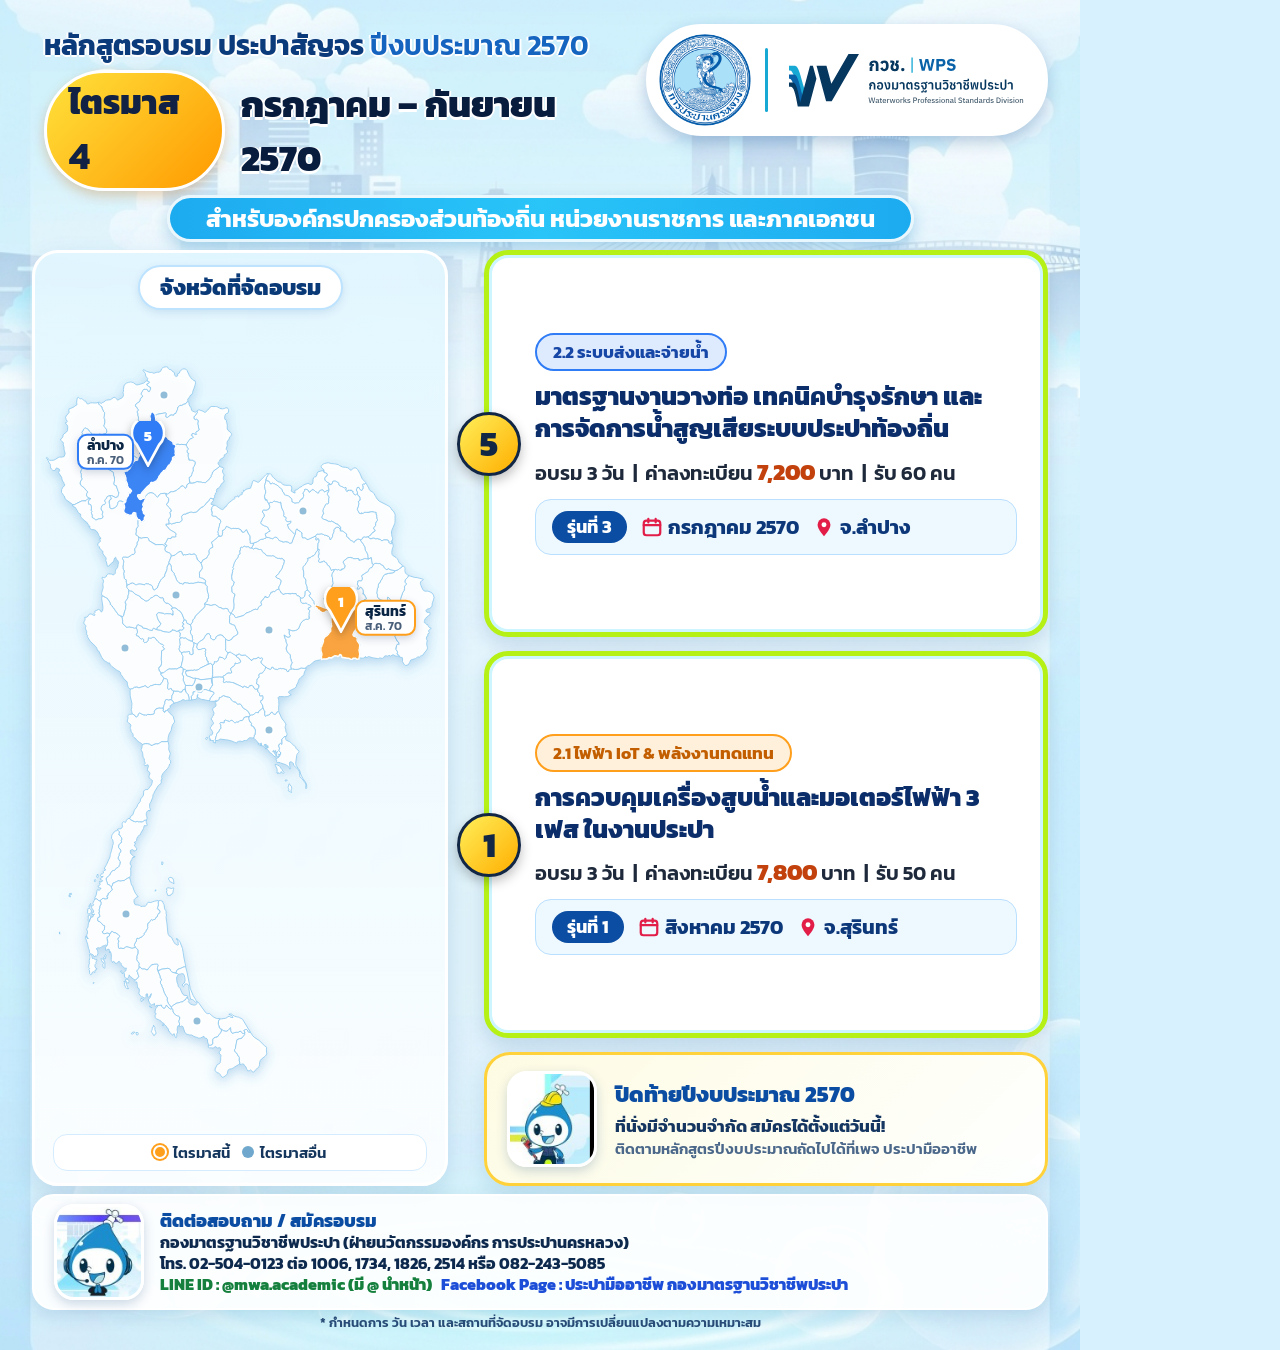
<file: html/04_Q4_FY2570.html>
<!doctype html><html lang="th"><head><meta charset="utf-8">
<style>@font-face{font-family:Kanit;font-weight:400;src:url('../assets/Kanit-Regular.ttf')}
@font-face{font-family:Kanit;font-weight:500;src:url('../assets/Kanit-Medium.ttf')}
@font-face{font-family:Kanit;font-weight:600;src:url('../assets/Kanit-SemiBold.ttf')}
@font-face{font-family:Kanit;font-weight:700;src:url('../assets/Kanit-Bold.ttf')}
@font-face{font-family:Kanit;font-weight:800;src:url('../assets/Kanit-ExtraBold.ttf')}</style><link rel="stylesheet" href="../poster.css"></head>
<body><div class="poster quarter q4"><img class="bg" src="../assets/bg.jpg">

<header class="hd q">
  <div class="kicker">หลักสูตรอบรม ประปาสัญจร <span>ปีงบประมาณ 2570</span></div>
  <div class="qline"><div class="qbadge">ไตรมาส <b>4</b></div><div class="qrange">กรกฎาคม – กันยายน 2570</div></div>
  <div class="logos"><img class="logo" src="../assets/logo.png"><div class="sep"></div><img class="wps" src="../assets/wps-lockup.svg"></div>
</header>
<div class="banner thin"><div>สำหรับองค์กรปกครองส่วนท้องถิ่น หน่วยงานราชการ และภาคเอกชน</div></div>
<section class="qs">
  <div class="mapcard glass small">
    <div class="mapttl">จังหวัดที่จัดอบรม</div>
    <div class="map" style="width:400px;height:760px"><svg class="map-svg" width="400" height="760" viewBox="0 0 400 760"><defs><filter id="sh" x="-10%" y="-10%" width="120%" height="120%"><feDropShadow dx="0" dy="4" stdDeviation="6" flood-color="#3a8fd0" flood-opacity=".35"/></filter></defs><g filter="url(#sh)"><path d="M40.3,56.8L41.5,56.6L42.5,57.2L44.4,58.8L45.9,59.3L46.5,60.9L47.4,62.0L48.6,61.8L50.7,60.8L52.6,60.8L54.8,61.0L56.9,60.9L58.5,60.1L58.7,61.6L59.3,62.6L60.3,63.6L61.8,64.5L62.2,66.1L62.5,67.1L63.2,68.1L63.3,69.1L64.4,70.2L64.8,71.2L64.5,72.3L64.4,73.8L64.3,74.7L64.1,76.0L64.7,77.2L64.7,78.1L64.9,79.7L64.8,80.7L64.3,82.8L63.9,83.8L64.2,84.7L65.2,85.5L66.7,87.8L66.9,89.1L66.5,90.7L65.4,91.7L63.8,92.0L62.5,92.6L61.6,92.7L59.9,92.2L58.9,92.1L58.1,93.4L57.1,93.1L56.0,92.6L54.4,92.4L52.9,92.5L51.9,92.2L51.2,91.1L50.3,90.0L49.3,89.2L48.6,87.9L47.6,86.9L46.6,86.6L45.2,86.0L44.3,86.6L43.5,87.9L43.1,88.8L42.0,89.7L42.5,91.5L41.5,93.8L41.9,95.8L42.1,96.9L41.6,99.2L40.2,102.1L40.8,104.3L41.8,104.7L41.9,105.6L41.5,106.7L41.4,108.1L41.4,109.0L41.5,110.2L41.0,111.1L41.7,112.5L41.8,114.8L41.6,115.7L42.4,117.0L43.7,118.6L44.8,119.1L45.8,119.7L45.8,120.7L44.6,120.7L43.9,121.9L43.3,123.0L41.3,124.6L41.0,125.6L41.4,126.5L41.5,127.9L40.6,130.5L41.3,131.6L41.4,132.6L41.4,133.7L41.3,134.9L42.0,136.2L42.3,137.3L41.3,138.2L40.5,140.1L40.2,141.2L40.7,142.9L42.1,144.3L43.5,145.1L44.8,146.7L46.0,148.2L47.0,148.8L47.7,149.9L47.0,151.0L46.9,152.0L46.5,153.2L47.2,154.5L47.8,155.4L50.5,156.5L48.0,157.0L46.9,157.6L46.0,158.6L44.0,158.9L42.3,158.9L41.2,159.2L36.2,161.7L34.8,162.5L32.8,162.6L25.5,157.3L24.8,156.0L24.7,154.9L24.2,153.9L23.1,152.9L22.6,151.8L21.5,150.7L21.6,147.6L23.2,144.6L24.5,143.8L24.7,142.8L24.2,141.8L23.5,140.1L22.6,139.1L22.2,137.8L21.7,136.2L21.6,135.2L19.0,131.3L18.5,130.3L19.6,128.8L19.4,127.2L16.4,125.9L14.9,128.5L13.3,128.6L12.3,127.9L11.4,127.0L10.7,125.9L10.5,124.7L10.4,123.6L10.3,122.5L9.1,120.7L8.0,118.5L7.3,116.9L6.3,116.0L7.3,115.6L8.7,117.4L9.6,118.4L11.2,118.3L13.4,118.3L15.2,117.5L18.5,115.4L19.4,115.1L21.8,115.1L24.1,114.5L25.1,112.0L24.8,110.1L24.2,108.2L24.0,106.4L24.0,105.3L23.2,102.7L23.4,101.0L22.7,99.9L21.6,99.1L20.5,98.1L20.8,97.0L21.8,96.3L22.8,94.9L23.1,93.0L23.6,92.1L26.5,90.0L27.5,88.5L27.7,84.8L27.2,83.0L25.6,81.6L25.5,80.6L26.4,80.6L27.3,79.5L26.2,77.7L25.9,76.6L25.5,75.2L27.0,72.8L28.5,71.4L29.2,70.2L28.9,69.1L28.8,68.2L29.2,66.7L30.2,66.6L33.9,65.0L35.0,63.9L35.9,63.4L37.0,62.7L36.6,60.1L37.2,56.0L38.5,55.2L39.7,56.6Z" fill="#ffffff" fill-opacity=".92" stroke="#8cc8ee" stroke-width=".8"/><path d="M95.8,479.8L97.6,479.4L98.7,479.8L99.8,479.7L102.0,479.9L102.9,479.3L103.9,478.9L105.3,478.1L106.6,477.9L106.2,479.3L106.3,480.4L107.0,482.4L107.2,483.4L106.3,483.8L105.3,483.6L104.2,483.7L103.6,486.4L100.6,491.6L100.5,492.5L99.1,493.3L97.7,494.7L96.9,496.4L96.5,498.7L95.6,499.7L94.5,500.1L94.4,501.0L95.6,501.4L94.8,502.5L94.3,503.8L96.1,505.4L96.7,506.6L96.4,508.2L95.4,508.6L94.0,509.2L93.5,508.2L92.4,507.6L91.1,508.0L90.2,508.6L90.5,511.2L92.7,513.5L93.6,514.6L95.0,514.5L94.4,515.4L92.5,515.6L91.8,517.5L90.5,519.6L90.2,520.8L90.2,522.1L91.2,523.7L91.3,525.1L90.5,526.2L90.8,528.3L90.8,532.1L90.9,533.2L90.0,534.4L89.8,535.7L88.4,535.9L87.1,536.6L86.1,537.2L85.1,537.9L83.7,538.7L81.3,539.0L80.0,539.1L79.1,538.8L77.9,538.9L76.2,539.8L75.2,540.3L74.1,540.9L73.1,540.9L72.6,542.9L71.4,544.9L70.3,543.7L68.8,542.7L67.5,542.3L67.3,541.3L67.1,540.3L66.6,539.3L66.4,538.4L66.0,537.1L66.3,536.0L67.4,534.9L68.3,534.1L69.4,533.2L70.2,532.0L70.5,530.9L71.6,529.8L72.4,528.7L73.3,528.3L74.3,528.5L75.5,527.0L76.3,526.1L77.8,525.5L78.8,524.5L79.1,523.4L79.8,522.4L80.2,520.5L78.9,517.8L78.2,516.7L78.1,515.8L78.4,514.8L79.0,513.8L79.1,512.5L79.2,511.6L80.0,510.6L80.8,509.4L80.6,508.1L80.3,507.2L79.3,506.7L78.6,505.7L78.6,503.9L79.0,502.5L79.8,501.6L80.8,501.0L81.5,500.0L81.0,498.8L81.6,497.9L81.9,496.8L81.3,495.4L80.5,494.5L80.2,493.5L79.2,492.8L78.7,491.9L79.5,490.1L78.4,488.8L77.4,487.9L78.0,486.9L79.1,486.8L80.0,487.0L81.7,486.2L82.6,484.5L82.2,482.8L82.1,481.7L82.4,480.7L83.3,479.7L84.7,480.1L85.6,480.4L86.5,478.3L87.4,477.1L89.3,476.2L90.0,477.2L90.9,477.9L93.7,479.3L94.9,479.6L95.8,479.8Z" fill="#ffffff" fill-opacity=".92" stroke="#8cc8ee" stroke-width=".8"/><path d="M145.8,624.6L144.6,624.8L143.4,625.1L141.3,626.1L139.1,626.8L137.4,627.6L135.9,631.2L134.9,630.9L132.7,630.4L131.5,629.6L130.6,628.8L130.4,627.9L129.6,626.9L127.9,626.3L121.8,627.2L120.7,627.6L118.2,628.5L117.3,626.8L117.5,625.6L117.7,624.3L118.0,623.3L117.6,622.3L116.3,622.3L114.5,622.2L113.5,622.5L112.0,622.4L111.1,623.4L110.2,624.5L109.4,625.5L108.4,626.8L106.9,627.8L105.7,627.4L104.8,627.0L102.6,627.1L101.7,626.9L100.9,625.9L98.9,624.4L98.4,623.5L99.2,622.2L98.6,620.4L97.6,619.4L96.6,617.5L96.8,616.5L97.0,615.6L96.7,614.3L97.2,613.0L97.9,612.0L98.0,609.0L97.8,607.6L96.2,606.3L95.5,605.3L94.6,604.0L94.3,603.1L95.1,600.9L95.8,600.0L96.4,598.9L96.4,597.9L96.2,596.2L97.8,596.6L98.7,596.6L100.3,595.4L101.7,594.9L103.1,593.5L104.1,592.6L104.0,591.6L104.8,590.6L105.9,589.6L106.1,588.4L107.2,587.1L107.7,585.6L107.6,584.6L107.7,583.0L107.6,582.0L107.8,581.0L108.8,580.9L110.4,578.0L111.5,577.5L112.4,578.2L113.3,577.6L114.6,577.4L115.5,577.0L115.5,576.0L116.6,575.2L117.3,574.3L117.7,573.0L117.9,572.1L118.1,571.0L119.1,571.4L119.8,570.0L119.9,569.1L119.5,568.1L118.5,567.9L117.9,567.0L117.6,565.4L117.9,564.4L118.3,563.1L118.2,561.1L118.2,560.1L119.2,558.7L120.4,558.4L123.0,559.6L122.9,560.6L124.1,562.8L124.5,566.1L124.7,567.1L125.6,568.2L126.1,569.6L126.1,571.9L126.6,573.1L126.2,574.3L126.1,575.8L126.6,579.5L127.0,581.8L127.9,591.1L128.3,592.6L129.1,593.9L131.7,595.5L132.3,597.0L133.4,599.1L134.1,600.3L134.4,601.2L136.1,602.3L137.2,603.2L138.5,602.6L138.1,601.2L138.0,599.3L137.5,597.6L135.9,597.0L136.9,596.6L138.3,597.6L139.6,599.2L140.1,600.2L142.5,606.5L144.0,616.0L145.8,624.6Z" fill="#ffffff" fill-opacity=".92" stroke="#8cc8ee" stroke-width=".8"/><path d="M55.9,626.3L56.9,626.4L56.5,627.7L55.0,628.2L54.9,630.6L53.3,629.7L52.0,630.7L51.9,632.0L50.8,632.8L49.7,631.7L49.5,628.6L48.9,627.5L49.7,626.3L48.4,625.2L48.8,624.3L48.8,622.9L49.3,622.0L49.4,621.0L49.2,620.1L49.2,618.4L49.7,616.9L49.9,615.4L49.8,614.4L49.5,612.5L50.5,612.7L51.8,613.5L52.4,616.5L53.8,616.4L55.3,617.7L56.5,617.1L56.8,618.5L55.9,620.4L56.0,621.6L55.1,622.6L54.9,623.8L55.1,624.8L55.9,626.3Z" fill="#ffffff" fill-opacity=".92" stroke="#8cc8ee" stroke-width=".8"/><path d="M61.4,616.2L63.8,617.9L64.9,620.0L64.9,625.2L64.5,626.3L63.3,625.5L63.0,624.6L62.9,623.4L62.7,622.3L63.6,621.4L63.2,620.2L62.3,619.9L61.4,618.3L61.0,616.6ZM65.4,616.8L63.8,616.8L63.2,615.7L64.2,615.4L64.5,613.9L65.5,612.5L66.1,613.5L65.4,616.8ZM50.1,576.8L49.0,579.6L48.2,578.6L48.1,577.6L48.3,576.6L48.3,575.3L48.1,573.9L49.4,573.3L50.3,573.8L50.9,574.8L50.7,575.7L50.1,576.8ZM50.1,571.7L49.1,572.0L48.2,571.9L47.5,570.7L47.9,566.8L49.1,566.0L50.1,566.7L51.2,568.1L51.4,569.0L51.4,570.1L50.4,571.1ZM60.1,563.9L59.9,564.9L59.9,565.9L59.3,567.0L59.2,568.0L59.5,569.7L58.9,570.7L59.9,573.8L60.0,574.7L59.0,575.1L58.0,575.6L57.6,576.7L57.9,577.7L57.7,578.6L59.3,579.5L61.5,581.0L62.6,582.8L64.0,583.4L64.7,584.4L64.5,585.8L64.5,587.2L63.7,588.3L63.2,589.3L62.3,589.6L63.5,591.6L65.6,591.5L66.6,591.1L67.7,591.0L69.0,591.4L69.6,592.9L69.2,594.1L68.3,594.7L67.3,595.0L67.2,596.3L67.4,598.9L67.9,599.9L67.4,601.7L67.3,602.6L67.0,604.0L65.3,603.0L64.3,603.7L62.9,604.0L61.6,604.9L60.2,605.8L59.1,606.1L58.1,605.6L57.2,606.1L56.1,607.0L57.5,607.6L57.7,609.3L58.0,611.3L57.2,613.3L56.2,614.6L55.3,613.8L54.6,615.1L53.0,612.8L51.8,612.3L50.4,611.4L49.5,610.9L49.3,608.1L48.6,606.7L47.6,602.2L45.6,596.1L45.6,595.0L46.1,593.8L46.4,595.1L47.9,597.0L48.2,596.0L47.1,595.0L46.6,594.1L46.9,592.6L47.5,590.9L47.5,589.4L46.7,587.5L46.8,586.4L47.9,585.5L48.3,581.9L48.5,580.9L49.6,579.2L50.0,577.3L50.9,576.0L51.5,574.9L52.8,575.0L53.1,573.9L54.6,572.0L53.2,572.6L51.9,572.5L51.7,571.2L53.4,570.6L53.7,568.7L52.3,566.9L51.7,565.8L51.4,564.6L51.4,563.7L52.6,564.0L53.7,562.8L52.8,561.7L53.3,560.2L54.2,558.5L54.5,557.2L55.5,556.9L56.4,556.6L58.6,558.5L60.2,559.0L61.1,559.7L61.3,561.8L60.7,563.0ZM30.5,555.0L28.8,554.3L29.0,553.3L30.2,553.5L30.5,555.0ZM31.6,552.4L30.6,552.5L29.3,552.5L29.5,551.6L31.4,551.3L31.6,552.4Z" fill="#ffffff" fill-opacity=".92" stroke="#8cc8ee" stroke-width=".8"/><path d="M55.8,538.5L54.9,539.8L54.3,538.8L55.1,537.4L55.8,538.5ZM78.8,492.8L79.8,493.4L80.5,494.5L81.3,495.4L81.6,496.4L81.6,497.9L81.0,498.8L81.6,499.8L80.8,501.0L79.8,501.6L79.0,502.5L78.6,503.5L78.6,505.4L79.1,506.4L80.1,507.0L80.6,508.1L80.9,509.1L80.0,510.6L79.4,511.5L79.1,512.5L79.2,513.4L78.5,514.5L78.1,515.8L78.2,516.7L78.9,517.8L80.2,519.7L79.8,522.4L79.1,523.4L78.8,524.5L78.0,525.4L76.8,525.7L75.9,526.6L74.8,528.2L73.6,528.4L72.5,528.6L71.7,529.6L70.8,530.4L70.2,532.0L69.5,533.1L68.4,534.0L67.5,534.8L66.5,535.7L66.0,536.8L66.4,538.4L66.6,539.3L67.1,540.3L67.3,541.3L67.5,542.3L68.8,542.7L70.3,543.7L71.4,544.9L71.4,545.8L72.2,546.8L72.4,547.9L71.4,548.5L69.7,550.6L68.3,551.4L68.1,552.3L68.1,553.4L67.1,553.3L67.1,554.5L67.3,555.4L67.8,556.6L66.3,556.9L65.2,557.1L64.2,556.4L62.0,556.8L60.8,558.0L60.2,559.0L58.6,558.5L57.1,557.1L56.1,556.6L55.1,557.0L54.9,555.5L56.2,553.0L57.0,548.7L57.7,547.4L59.1,548.4L60.6,547.1L61.0,546.1L59.8,546.1L58.9,545.1L58.0,544.7L59.2,543.2L60.3,542.5L59.4,540.8L60.3,540.4L59.4,539.5L60.4,539.6L61.8,539.8L62.6,538.5L61.5,537.9L60.5,537.8L60.1,536.7L61.2,536.0L62.3,535.4L63.2,534.1L62.0,534.9L60.3,533.6L61.4,531.8L62.5,531.8L63.7,530.8L63.0,529.8L64.0,528.5L65.4,528.2L65.5,527.3L64.4,527.0L64.5,526.0L66.6,522.4L68.6,518.0L69.6,515.9L70.0,514.8L70.2,513.7L70.3,512.7L70.5,511.7L71.2,509.9L71.3,508.9L72.2,506.0L72.6,503.6L73.3,501.7L73.3,500.8L72.7,497.8L71.5,496.4L71.7,493.8L72.2,492.7L74.2,489.9L75.6,489.0L76.6,488.9L77.4,487.9L78.4,488.8L79.4,489.7L79.0,491.5L78.7,492.5Z" fill="#ffffff" fill-opacity=".92" stroke="#8cc8ee" stroke-width=".8"/><path d="M116.0,548.7L114.9,549.1L115.7,547.7L116.0,548.7ZM133.8,546.1L133.6,547.3L133.2,548.7L133.0,550.2L132.7,551.5L131.3,552.1L131.0,553.1L130.0,553.3L127.8,553.5L126.9,550.9L126.4,550.0L127.0,548.3L126.4,546.6L127.9,545.8L129.1,545.9L131.9,546.6L133.1,545.6ZM89.8,535.9L90.0,536.9L90.6,538.8L90.9,540.7L91.2,541.8L91.6,542.8L93.0,545.0L93.4,546.9L95.5,551.4L98.2,554.9L97.0,554.9L95.4,556.3L94.1,557.6L94.0,560.4L95.0,562.6L97.2,563.0L99.5,563.2L100.8,564.5L102.3,564.3L103.8,564.3L105.3,564.1L106.5,563.1L107.1,561.6L108.1,560.2L110.8,560.5L112.2,560.0L114.5,559.2L117.1,558.7L118.3,558.4L118.4,559.6L118.1,560.6L118.4,562.8L117.9,564.4L117.6,565.4L117.3,566.4L118.0,567.6L119.2,568.0L119.9,569.1L119.8,570.0L119.8,571.0L118.7,571.3L117.8,572.7L117.3,574.1L117.0,575.0L115.9,575.3L115.6,576.3L115.1,577.2L114.1,577.6L113.2,577.7L112.2,578.2L111.3,577.5L109.2,580.5L108.2,580.9L107.6,582.0L107.7,583.0L107.6,584.6L107.7,585.6L107.5,586.7L106.3,588.0L106.1,589.2L104.8,590.6L104.0,591.6L104.1,592.6L103.2,593.5L102.1,594.7L101.1,595.1L99.3,596.1L98.3,596.7L97.1,596.0L96.4,597.9L96.4,598.9L95.8,600.0L95.1,600.9L94.6,602.3L94.3,603.4L95.5,605.3L94.1,605.7L93.0,606.2L91.5,606.2L89.6,605.7L86.9,604.8L85.9,604.8L84.9,605.9L83.1,606.6L82.0,606.3L80.4,606.2L79.2,606.6L78.4,605.3L78.3,603.7L78.3,602.6L78.0,601.7L78.4,600.6L78.8,599.7L78.7,598.7L77.7,597.3L78.3,596.0L79.4,595.0L79.2,593.7L78.3,592.7L77.2,592.1L76.4,591.1L74.2,590.8L72.7,589.7L71.8,589.3L70.8,591.2L69.7,591.7L68.2,591.2L67.1,590.8L66.0,591.4L64.3,591.7L62.0,590.4L63.0,589.5L63.5,588.5L64.4,587.7L64.5,586.2L64.7,584.4L64.4,583.4L63.4,583.4L62.0,581.8L59.8,579.6L58.3,579.3L57.9,578.2L57.7,577.1L57.7,575.9L59.0,575.1L60.0,574.7L59.9,573.8L58.9,571.0L59.5,570.0L59.2,568.0L59.3,567.0L59.9,565.9L59.9,564.9L60.1,563.9L61.1,562.5L61.2,560.1L60.2,559.0L60.8,558.0L62.0,556.8L63.7,556.3L64.8,557.1L66.3,556.9L67.3,556.8L68.0,555.7L67.1,555.2L67.0,554.1L68.0,553.5L68.4,552.5L68.0,551.6L69.1,551.1L71.4,548.5L72.4,547.9L72.2,547.0L71.6,546.0L71.4,544.9L72.4,543.5L72.9,541.2L73.9,541.0L75.2,540.3L76.2,539.8L77.9,538.9L78.9,538.7L79.8,539.1L80.8,539.1L82.9,538.5L84.2,538.7L85.2,537.7L87.1,536.6L88.0,535.9L89.1,535.8ZM129.7,535.5L131.0,535.4L133.0,536.5L133.5,538.1L134.0,541.8L132.3,540.7L129.8,539.6L129.5,538.6L128.4,537.0L129.1,535.7Z" fill="#ffffff" fill-opacity=".92" stroke="#8cc8ee" stroke-width=".8"/><path d="M88.6,646.7L86.7,646.6L85.7,645.5L84.5,642.7L84.4,640.6L84.0,639.1L86.1,640.2L86.6,642.2L87.1,643.9L87.8,645.5L88.6,646.7ZM88.6,641.1L87.4,640.8L86.3,639.8L85.2,637.8L86.2,637.3L88.0,637.6L88.9,638.1L89.0,639.7L88.6,641.1ZM79.0,606.6L80.0,606.2L82.0,606.3L83.0,606.6L84.4,606.2L85.9,604.8L86.9,604.8L88.9,605.2L91.3,606.2L92.5,606.3L93.5,606.0L95.5,605.3L96.2,606.3L97.3,607.1L97.9,608.2L97.9,612.0L97.3,613.0L96.9,614.0L96.8,615.0L96.9,616.1L96.6,617.5L97.4,619.1L98.3,620.0L99.1,621.6L98.9,622.9L98.9,624.4L99.2,625.5L98.6,627.1L96.9,628.8L97.1,629.7L97.7,630.6L97.8,631.6L99.0,633.6L97.7,636.4L95.2,638.2L93.8,637.2L92.7,636.8L92.1,635.8L91.1,635.1L90.2,634.6L89.2,632.9L88.8,634.5L88.3,635.8L87.3,636.5L85.7,636.1L84.6,635.0L84.4,631.8L83.7,630.6L85.7,629.0L86.1,627.5L86.4,626.1L85.4,626.2L84.4,626.3L83.4,624.8L82.3,624.2L81.2,622.8L81.4,621.8L80.1,620.5L79.4,619.4L78.3,619.6L77.8,620.7L76.4,621.3L75.1,621.4L74.5,619.9L73.5,619.4L72.6,620.6L72.1,619.4L71.3,618.4L71.2,617.5L71.3,615.1L71.3,613.0L71.1,611.4L70.3,609.5L69.6,610.9L69.2,607.4L68.0,607.1L66.6,608.0L65.5,608.2L65.6,605.1L66.6,604.1L67.4,603.0L67.4,601.7L67.8,600.8L67.8,599.8L67.2,596.3L67.3,595.0L68.3,594.7L69.2,594.1L69.6,592.9L69.7,591.7L70.6,591.4L71.2,589.9L72.2,589.3L73.4,590.5L75.9,590.9L76.9,591.9L77.9,592.3L79.2,593.7L79.7,594.6L78.3,596.0L77.7,596.9L78.0,597.9L78.7,598.9L78.5,600.3L78.0,601.7L78.3,602.6L78.3,603.7L78.4,605.3L78.7,606.3Z" fill="#ffffff" fill-opacity=".92" stroke="#8cc8ee" stroke-width=".8"/><path d="M135.9,631.2L137.4,631.5L138.4,632.3L137.1,634.5L136.5,636.1L137.0,640.1L137.9,642.4L138.2,644.2L139.0,645.3L140.1,646.4L142.0,650.8L142.9,652.3L144.0,653.2L145.0,653.4L146.2,653.4L147.1,653.7L147.5,654.7L146.6,655.8L145.9,657.5L144.0,658.4L143.2,659.5L142.0,659.9L141.1,660.0L138.9,660.8L137.9,661.0L137.0,661.0L133.5,663.0L131.3,665.3L128.8,662.1L128.2,661.2L127.6,659.6L127.0,658.0L127.4,656.9L127.2,655.8L126.6,654.8L125.8,653.7L125.4,652.5L124.6,651.5L123.1,647.3L122.9,646.3L121.9,645.2L121.8,643.6L120.5,641.4L120.4,640.4L120.3,639.4L121.3,638.4L121.5,637.4L120.4,636.2L120.0,634.1L119.7,633.2L117.9,628.8L120.0,628.2L121.0,627.3L127.9,626.3L129.6,626.9L130.4,627.9L130.6,628.8L131.5,629.6L132.7,630.4L134.9,630.9L135.9,631.2Z" fill="#ffffff" fill-opacity=".92" stroke="#8cc8ee" stroke-width=".8"/><path d="M94.7,690.1L93.2,691.9L92.2,692.1L91.2,691.8L91.8,690.8L93.1,690.1L94.3,690.0ZM114.2,693.8L113.3,693.2L112.7,691.2L111.1,689.7L111.8,688.4L112.3,687.3L112.2,686.1L113.2,685.0L113.5,683.2L114.9,685.4L114.9,687.7L115.6,689.5L116.0,690.9L115.8,692.1L114.7,692.5L114.4,693.6ZM121.6,663.5L121.8,664.5L123.7,666.2L124.7,666.1L125.7,664.4L125.9,663.5L126.9,663.4L128.0,665.1L129.3,666.3L130.4,666.9L132.0,666.6L132.9,667.7L133.1,668.8L133.1,669.7L133.9,671.0L134.7,671.9L135.4,672.9L136.6,673.4L138.3,673.9L139.7,675.0L139.8,676.0L139.6,677.0L139.2,678.1L138.9,679.1L139.3,680.9L139.6,681.9L139.4,683.6L137.9,683.9L137.5,684.8L137.4,685.9L137.1,687.9L137.5,689.8L137.4,690.9L136.6,692.2L136.8,693.4L136.6,694.6L136.2,695.7L134.9,694.6L134.6,692.8L134.2,691.7L133.2,692.3L132.8,693.3L131.2,692.0L129.9,690.4L129.6,689.5L128.5,689.1L128.5,688.0L128.1,686.5L126.9,685.8L126.5,684.4L124.7,682.9L123.6,681.1L122.0,680.7L120.9,678.9L116.3,676.7L115.1,675.6L115.1,673.6L115.6,672.7L116.1,671.5L114.9,670.9L115.0,670.0L115.2,669.0L115.6,666.8L116.6,665.7L118.0,663.6L119.1,663.5L120.2,663.2L121.1,662.8ZM97.5,693.1L96.5,692.9L95.9,690.5L97.8,690.5L98.3,691.9L97.8,693.0ZM123.6,683.6L122.4,683.5L123.1,682.3L123.6,683.6ZM111.9,665.6L110.6,665.4L109.6,664.8L109.6,663.9L110.8,664.5L111.9,665.6ZM53.3,641.6L53.2,640.6L54.1,640.6L53.3,641.6ZM82.1,629.6L82.8,630.5L82.7,631.9L80.5,629.6L80.8,628.7L82.0,629.2ZM19.7,590.9L19.9,592.2L19.2,591.0L19.6,589.9L19.7,590.9ZM49.5,565.3L48.8,564.3L50.6,561.4L50.8,562.7L50.1,563.7L49.5,565.3ZM57.9,532.5L58.1,533.5L58.3,534.4L57.7,535.9L56.7,535.2L56.7,534.2L57.1,533.3L57.5,532.0ZM122.7,520.0L123.0,520.9L122.8,522.1L122.0,523.0L121.6,521.8L121.8,520.8L121.7,519.8L122.7,520.0ZM247.3,438.1L246.3,439.2L245.1,438.9L245.4,437.8L247.0,438.1ZM167.4,395.4L167.6,396.5L166.3,397.7L165.6,396.1L166.7,395.4Z" fill="#ffffff" fill-opacity=".92" stroke="#8cc8ee" stroke-width=".8"/><path d="M148.6,659.9L149.7,661.5L150.9,662.2L152.2,662.7L154.1,663.2L155.8,662.7L157.0,661.6L157.2,659.7L158.4,660.4L165.6,670.5L166.5,671.2L167.7,671.7L169.6,671.5L171.7,673.5L174.1,675.4L176.5,676.5L177.8,676.6L179.8,676.5L178.9,678.4L178.5,679.3L178.3,681.7L179.0,683.6L179.4,686.0L181.3,687.0L181.5,689.0L181.0,690.2L180.4,691.2L179.4,692.3L178.2,694.4L175.4,695.4L174.0,695.9L173.1,696.8L172.8,698.3L172.7,699.4L172.9,700.9L172.7,702.0L171.4,703.1L170.1,703.4L168.3,703.3L168.5,702.1L167.9,701.1L167.6,700.0L167.5,697.7L167.0,696.8L166.0,696.2L165.0,696.1L164.0,695.4L164.0,694.3L160.1,696.2L158.5,696.1L156.9,695.4L154.0,694.5L151.7,693.0L149.8,693.0L147.9,692.6L146.1,691.7L145.2,690.9L144.7,690.0L142.9,684.6L141.6,684.0L140.5,684.5L139.3,684.4L139.6,681.9L139.3,680.9L138.9,679.6L139.1,678.7L139.4,677.8L139.8,676.0L139.7,675.0L138.7,674.1L137.5,673.8L136.1,673.4L134.7,671.9L133.9,671.0L133.2,670.0L133.1,668.8L132.9,667.7L132.0,666.6L131.3,665.3L132.7,663.6L137.0,661.0L137.9,661.0L138.9,660.8L140.7,660.1L141.8,659.9L142.9,659.8L143.5,658.8L145.3,658.0L146.1,656.6L147.4,654.9L147.6,655.9L147.8,656.9L148.9,657.3L149.0,658.3L148.3,659.5ZM147.0,630.1L150.4,646.8L153.2,653.6L155.7,657.7L156.3,658.7L156.7,659.6L155.4,660.2L153.2,658.0L152.3,657.5L150.6,657.3L150.3,655.6L149.9,654.0L149.6,651.9L149.0,647.7L148.8,644.4L148.0,642.5L146.6,641.9L145.0,642.1L144.0,643.7L143.4,644.8L142.4,643.9L142.4,642.9L142.7,642.0L144.3,641.0L145.1,638.2L144.8,635.7L144.2,633.3L143.3,631.8L141.5,631.7L140.6,632.0L139.7,632.2L138.4,632.3L137.4,631.5L135.9,631.2L136.7,628.4L139.1,626.8L140.6,626.4L142.9,625.2L144.6,624.8L145.6,624.7L147.0,630.1Z" fill="#ffffff" fill-opacity=".92" stroke="#8cc8ee" stroke-width=".8"/><path d="M103.9,657.6L102.6,658.4L101.5,659.8L100.7,657.6L101.1,656.4L102.0,656.9L103.9,657.6ZM117.6,622.3L118.0,623.3L117.7,624.3L117.5,625.6L117.3,626.8L117.5,628.3L119.7,633.2L120.0,634.1L120.2,635.8L121.3,637.1L121.5,638.0L120.5,638.9L120.4,640.2L120.5,641.4L121.7,643.2L121.8,644.3L122.9,646.3L123.1,647.3L124.3,650.8L124.9,651.8L125.5,653.2L126.6,654.8L127.2,655.8L127.4,656.9L127.0,657.8L127.4,658.8L128.2,661.2L128.8,662.1L131.3,665.3L132.0,666.6L130.7,667.0L129.3,666.3L128.0,665.1L126.9,663.4L125.9,663.5L125.7,664.4L125.1,665.6L124.1,666.3L122.5,665.4L121.6,664.1L121.6,663.0L120.2,663.2L119.1,663.5L117.9,663.4L116.9,663.3L115.5,664.1L114.5,663.2L114.5,661.5L112.9,662.4L111.8,663.1L110.4,662.2L109.2,660.2L108.3,658.0L108.6,656.9L109.6,656.3L110.4,655.0L111.0,653.2L111.3,651.6L109.7,654.2L108.8,655.2L107.6,654.7L107.6,651.9L106.3,651.9L106.0,652.8L106.1,655.3L105.1,656.2L103.9,655.8L102.7,654.9L101.4,654.7L100.2,653.5L98.8,651.3L99.3,649.4L99.2,647.2L98.6,646.1L97.3,645.5L97.5,644.3L97.4,643.3L97.1,642.1L96.8,639.9L95.6,640.1L94.6,639.2L95.1,638.2L97.1,636.8L98.8,634.5L97.9,631.9L97.8,630.8L97.2,629.9L96.8,629.0L97.7,627.9L99.1,626.2L99.1,625.0L100.3,625.1L101.0,626.2L102.1,627.0L104.5,627.0L105.7,627.4L106.7,627.9L108.0,627.6L108.6,626.3L109.6,625.2L110.5,624.1L111.3,623.2L113.1,622.5L114.4,622.3L115.6,622.3L116.9,622.1Z" fill="#ffffff" fill-opacity=".92" stroke="#8cc8ee" stroke-width=".8"/><path d="M192.6,691.3L194.1,690.7L196.4,690.2L197.7,690.3L198.8,689.9L200.0,689.2L200.9,689.2L201.7,690.3L202.3,691.2L203.6,691.5L204.7,691.0L205.2,692.1L204.4,693.0L203.2,694.5L202.4,695.7L200.1,696.6L197.3,697.4L195.6,705.0L195.5,706.2L195.2,707.2L194.4,708.2L195.1,709.7L196.7,711.1L197.4,712.3L197.5,713.3L198.7,714.3L199.4,715.5L199.2,718.4L199.6,719.5L199.7,722.0L194.9,724.8L193.3,725.9L191.5,726.8L189.6,727.1L188.2,727.9L187.6,730.0L187.5,731.1L187.1,732.1L185.8,733.6L183.6,735.0L182.3,735.4L181.0,733.8L180.3,732.6L179.4,731.6L178.3,730.9L177.0,730.8L175.6,729.1L175.0,728.2L175.1,727.0L177.3,722.5L179.0,721.8L180.3,720.6L180.3,719.7L180.7,718.1L180.7,715.4L181.0,713.5L180.6,712.6L179.0,711.2L179.1,710.1L180.3,709.0L180.8,707.4L180.7,706.4L179.8,705.6L177.6,706.1L175.4,704.6L173.2,706.1L170.4,705.8L169.2,705.9L168.3,705.2L168.2,703.8L169.5,703.3L170.6,703.3L172.1,702.7L172.9,701.4L172.7,699.4L172.8,698.3L172.9,697.3L173.4,696.4L175.4,695.4L177.5,694.9L179.4,692.3L180.2,691.4L181.0,690.2L181.5,689.0L181.3,687.0L182.2,687.6L183.3,688.5L184.4,688.8L185.5,689.0L186.8,689.0L188.0,688.4L189.0,687.4L189.9,685.7L190.9,687.6L190.8,688.7L191.2,689.6L191.7,690.7Z" fill="#ffffff" fill-opacity=".92" stroke="#8cc8ee" stroke-width=".8"/><path d="M129.7,27.5L130.9,27.7L131.8,28.4L132.4,29.4L134.5,30.7L134.4,32.4L134.6,33.3L136.1,34.5L137.7,33.8L137.6,31.9L139.3,31.1L140.1,29.2L141.1,28.1L142.5,27.1L144.1,26.8L145.9,27.2L146.9,28.2L149.5,33.9L150.7,35.5L151.2,36.5L152.5,37.4L153.8,38.5L154.9,38.6L155.6,40.8L155.2,42.7L154.1,46.2L152.9,49.2L152.6,50.9L152.0,52.4L150.7,53.0L149.5,55.0L147.7,57.3L147.8,58.8L146.0,61.5L145.0,62.0L143.8,62.2L142.8,62.8L141.7,63.4L140.5,63.3L138.5,64.4L137.7,66.0L137.7,67.2L137.1,68.1L137.0,69.0L136.3,69.9L136.3,70.9L134.1,72.1L133.8,73.1L132.6,73.2L131.7,72.9L130.6,73.1L128.4,74.9L127.3,75.5L126.1,75.1L125.6,74.0L126.2,71.9L125.9,70.9L118.0,72.1L116.7,72.8L115.2,73.3L115.1,72.4L113.7,71.4L113.2,70.2L112.2,69.6L110.9,71.0L110.6,72.0L110.0,73.3L109.7,74.4L110.2,75.7L110.4,76.9L110.3,78.4L110.3,79.4L109.2,81.8L109.0,83.0L108.7,84.4L108.5,86.0L109.5,86.9L109.3,87.9L108.5,89.2L108.2,90.2L107.0,90.5L106.0,90.8L103.7,93.4L101.8,94.0L101.3,91.9L100.6,90.9L98.5,88.3L97.6,85.4L98.0,83.0L98.9,82.1L99.1,81.0L98.2,77.7L98.5,76.7L98.3,74.9L97.7,73.5L97.8,72.2L97.6,71.2L96.9,70.3L97.8,68.8L98.2,67.9L97.4,66.7L97.1,65.7L96.1,65.2L95.4,63.9L95.3,63.0L96.2,61.8L97.2,61.3L97.8,60.4L98.8,60.0L99.8,59.0L100.2,57.2L100.8,56.3L101.3,55.3L102.2,55.1L102.4,53.8L101.4,52.8L101.1,51.6L101.5,50.6L102.2,49.7L102.6,48.3L103.6,47.3L105.1,47.4L106.4,47.2L107.5,47.7L108.0,48.7L108.8,49.9L109.7,48.6L110.5,47.1L110.7,45.6L109.0,44.8L108.1,44.0L106.9,43.4L106.6,42.3L108.0,41.6L109.1,40.8L109.3,39.9L108.3,39.6L107.2,39.0L107.4,37.7L107.7,36.5L105.8,34.2L105.3,31.4L103.2,28.7L103.6,27.6L106.6,29.4L110.2,30.5L111.5,30.4L112.4,30.7L113.5,31.2L114.5,31.1L116.2,30.4L117.2,30.2L119.0,30.2L120.7,29.2L121.7,26.7L123.1,25.4L124.1,25.1L126.7,24.7L127.6,25.0L128.2,26.3L129.2,27.4Z" fill="#ffffff" fill-opacity=".92" stroke="#8cc8ee" stroke-width=".8"/><path d="M108.9,50.0L108.0,49.1L107.7,47.9L106.8,47.4L105.5,47.4L104.4,47.2L103.3,47.7L102.2,49.7L101.5,50.6L101.1,51.6L101.3,52.6L102.3,53.6L102.6,54.5L101.6,55.1L100.8,56.3L100.2,57.2L99.8,59.0L99.3,59.9L98.2,60.1L97.4,61.1L96.2,61.8L95.4,62.8L95.4,63.9L96.0,65.0L96.9,65.4L97.4,66.7L98.1,67.7L97.9,68.7L96.9,69.9L97.4,70.9L97.8,71.9L97.6,72.9L98.3,74.9L98.6,76.2L98.2,77.2L99.1,80.7L98.9,81.9L98.1,82.9L97.5,85.0L98.3,88.0L100.6,90.9L101.3,91.9L101.8,94.0L100.7,94.7L100.7,95.9L100.6,98.1L99.9,99.1L98.8,99.7L98.2,100.8L99.2,100.9L99.4,102.1L99.6,103.2L100.1,104.1L100.1,105.2L99.5,106.4L98.7,108.5L98.9,110.0L98.5,110.9L98.2,111.9L99.2,112.3L99.4,113.7L98.4,114.7L98.3,115.9L96.9,116.0L95.3,114.7L93.3,113.5L93.2,112.6L93.7,111.7L93.5,110.8L92.5,110.1L91.8,109.1L91.6,108.1L89.8,108.1L88.5,109.0L87.0,109.4L85.5,110.4L84.6,109.9L83.6,109.9L82.0,112.8L81.1,113.9L79.9,115.7L75.3,118.6L73.4,120.1L69.8,121.2L69.5,122.7L68.9,123.7L68.8,124.8L69.2,125.9L68.3,126.9L69.8,128.1L72.8,129.8L73.5,130.7L73.6,133.2L74.2,134.2L74.5,137.2L74.6,138.1L73.9,141.9L74.1,142.8L75.6,143.3L76.7,145.1L77.2,146.4L77.5,147.4L78.0,148.9L78.6,149.8L78.5,152.2L78.3,153.3L78.2,154.2L77.2,155.0L76.2,155.3L75.3,155.5L74.0,154.7L72.2,153.8L69.5,153.6L68.5,154.1L67.4,154.5L66.6,155.6L66.6,156.5L65.3,157.5L64.8,158.5L65.0,159.5L65.6,160.5L65.3,161.6L64.6,162.6L63.5,162.7L62.6,163.0L61.4,165.2L61.2,166.6L61.3,167.7L62.4,168.9L62.8,170.0L62.7,170.9L62.1,172.1L62.7,173.0L63.0,174.1L62.9,175.7L61.6,176.4L60.0,176.9L58.5,176.9L56.7,177.8L55.7,177.9L54.8,177.2L53.6,176.4L52.6,175.9L52.0,174.9L52.2,173.9L51.8,171.9L51.0,170.9L51.9,169.9L51.2,168.8L51.4,166.7L51.5,165.6L50.7,162.8L49.7,162.2L48.7,162.4L48.4,161.4L48.4,159.5L48.6,158.5L49.7,157.7L50.5,156.5L47.8,155.4L47.2,154.5L46.5,153.2L46.6,152.2L46.8,151.3L47.7,150.3L47.3,149.3L46.3,148.5L45.0,146.9L43.6,145.2L42.1,144.3L41.1,143.5L40.4,142.0L40.2,140.9L40.7,139.0L41.6,138.0L42.2,136.8L41.4,135.3L41.4,133.9L41.4,132.6L41.3,131.6L40.6,130.5L41.2,128.5L41.8,127.4L41.2,126.3L41.0,125.4L43.3,123.0L43.9,121.9L44.3,120.9L45.3,120.9L46.0,119.9L45.0,119.2L43.8,118.7L42.4,117.0L41.7,116.0L41.8,114.8L41.8,113.2L41.3,112.0L41.1,110.9L41.5,109.8L41.4,108.3L41.4,107.1L41.7,106.1L42.0,105.0L41.1,104.7L40.3,102.9L41.6,99.2L42.0,97.7L42.1,96.6L41.4,94.6L42.5,91.9L41.9,90.2L42.9,89.0L43.5,87.9L43.6,87.0L44.7,86.2L45.9,86.0L46.8,86.7L47.9,87.1L49.1,89.0L50.1,89.8L51.2,91.1L51.9,92.2L52.9,92.5L54.4,92.4L56.0,92.6L57.1,93.1L58.1,93.4L58.5,92.4L59.9,92.2L61.3,92.7L62.2,92.7L63.1,92.3L64.6,92.0L66.1,91.3L66.8,89.9L66.7,88.0L65.5,85.9L64.2,84.7L63.9,83.8L64.3,82.8L64.8,80.7L64.9,79.7L64.8,78.5L64.7,77.2L64.2,76.3L64.0,75.2L64.4,74.2L64.4,72.9L64.7,71.5L64.6,70.5L63.5,69.5L63.2,68.1L62.5,67.1L62.2,66.1L62.1,64.9L60.7,63.9L59.7,63.1L58.9,62.1L58.6,60.6L59.6,60.3L61.2,61.5L62.9,60.3L63.9,60.1L65.1,58.9L66.3,58.2L70.5,57.6L74.1,55.2L75.5,55.9L76.7,56.8L77.6,58.2L80.0,56.8L81.8,56.1L83.1,54.5L83.5,53.3L83.4,52.4L83.0,50.4L83.6,49.3L83.4,47.7L83.9,44.0L84.8,42.3L86.5,41.1L88.6,40.3L90.5,40.0L91.4,40.1L93.3,40.6L95.9,42.5L96.9,42.9L98.1,42.8L103.7,41.1L105.3,39.8L106.4,38.9L107.7,39.3L109.0,39.8L109.2,40.7L108.1,41.5L106.9,41.9L106.7,43.0L108.0,43.9L108.9,44.8L110.2,45.0L110.5,47.1L109.8,48.4L109.3,49.7Z" fill="#ffffff" fill-opacity=".92" stroke="#8cc8ee" stroke-width=".8"/><path d="M97.8,116.5L97.7,117.5L96.6,118.4L95.4,118.4L94.3,118.9L93.4,120.4L91.9,122.4L90.9,124.1L90.6,125.0L89.9,126.6L88.9,127.1L88.1,128.1L87.2,128.8L86.3,129.1L84.7,129.5L84.0,130.9L84.3,132.2L85.0,133.2L85.2,134.4L85.8,135.4L85.9,136.5L85.9,137.6L86.0,139.2L86.6,140.2L87.1,141.2L87.4,142.2L87.4,143.9L88.2,144.9L88.2,145.8L89.3,146.3L90.3,147.3L91.3,148.5L90.5,149.5L90.9,150.6L89.7,150.7L88.7,150.8L88.6,152.4L88.4,153.3L87.8,154.3L86.9,155.3L86.8,156.4L85.9,157.3L85.8,159.4L85.4,160.4L84.4,160.6L82.1,159.4L80.9,159.1L79.9,159.0L78.7,159.4L78.0,160.4L77.9,161.4L77.7,162.3L77.0,163.9L75.0,165.7L72.4,166.7L71.2,166.7L70.0,166.6L69.7,162.8L69.2,161.4L69.4,159.8L69.0,158.6L70.8,157.6L71.2,156.4L69.5,153.6L71.4,153.6L74.0,154.7L75.0,155.4L75.9,155.5L77.2,155.0L78.1,154.4L78.3,153.3L78.5,152.3L78.9,150.6L78.2,149.5L77.8,148.2L77.4,147.1L76.7,145.1L76.4,143.7L75.0,143.5L73.9,141.9L74.6,138.1L74.5,137.2L74.5,135.0L73.8,133.9L73.5,131.2L73.3,130.2L69.8,128.1L68.6,127.7L69.2,125.9L68.8,124.8L68.9,123.7L69.5,122.7L69.0,121.6L72.6,120.6L75.3,118.6L79.6,116.5L81.1,113.9L82.0,112.8L83.4,110.2L84.3,109.8L85.3,110.5L86.3,109.6L87.9,109.3L89.1,108.4L90.8,108.1L91.7,108.3L92.4,109.8L93.4,110.6L93.7,111.7L93.2,112.6L93.3,113.5L94.5,114.3L96.6,115.8L97.5,116.3Z" fill="#ffffff" fill-opacity=".92" stroke="#8cc8ee" stroke-width=".8"/><path d="M171.2,64.5L175.4,64.5L176.7,64.6L177.7,65.0L179.8,66.2L181.0,66.7L182.4,66.8L183.7,66.7L184.8,66.3L185.8,65.8L187.1,65.8L188.1,66.6L188.5,67.7L188.6,68.8L188.3,70.2L187.7,71.3L186.6,71.5L185.6,72.2L184.9,73.9L184.6,75.9L184.9,77.3L186.0,77.7L186.4,78.8L187.3,83.1L187.2,85.9L187.3,87.0L188.1,88.4L190.2,90.1L191.4,91.5L191.8,92.9L189.8,94.8L189.1,97.1L187.5,99.1L187.0,100.9L187.3,103.7L186.3,106.1L186.4,107.7L187.5,108.8L187.5,110.3L185.6,112.3L184.4,112.8L184.0,114.7L183.2,115.8L180.2,117.4L179.6,119.0L178.2,120.4L178.0,121.4L179.0,123.1L180.0,124.1L176.8,126.8L175.0,127.9L172.8,129.9L172.2,130.9L172.4,132.1L171.2,133.2L171.6,134.1L170.5,135.2L169.5,137.2L167.7,138.7L165.8,140.4L164.4,140.6L163.4,140.5L162.4,140.6L161.5,140.3L160.4,140.1L159.2,140.0L157.2,139.5L156.2,140.0L155.1,140.5L154.1,140.7L152.8,141.1L151.4,141.1L150.4,141.3L148.8,136.1L149.7,135.2L150.7,134.7L151.6,133.0L151.9,131.3L152.4,130.1L153.3,128.7L153.0,127.7L153.1,126.0L153.5,125.1L154.9,122.4L155.2,121.4L155.1,120.4L154.8,119.3L153.6,119.1L152.7,118.2L151.4,118.3L150.4,118.2L149.5,118.5L148.5,115.5L147.9,114.3L148.1,112.5L148.8,111.5L147.7,111.1L147.0,110.0L147.0,109.1L147.3,108.1L148.3,107.0L147.5,106.1L147.0,105.1L146.6,104.1L146.3,102.8L146.7,101.6L149.4,97.0L151.3,96.7L152.7,95.9L153.3,95.0L152.1,94.2L151.7,92.3L153.0,91.4L153.9,91.6L155.1,92.2L156.0,92.7L155.8,91.4L155.8,90.2L156.7,89.3L157.8,89.0L159.1,88.0L158.9,87.0L158.7,86.0L158.4,85.0L158.4,84.0L158.0,82.9L157.7,81.9L158.1,80.1L158.3,78.7L157.3,77.9L156.3,77.2L155.2,77.6L154.1,76.6L153.8,75.3L155.3,73.6L156.0,72.3L156.9,71.3L157.2,70.2L157.2,68.7L158.2,68.0L159.4,67.9L163.2,69.3L164.3,70.2L165.5,70.2L167.6,68.2L169.5,66.0L170.1,65.0L171.2,64.5Z" fill="#ffffff" fill-opacity=".92" stroke="#8cc8ee" stroke-width=".8"/><path d="M155.5,70.2L156.7,69.5L157.4,70.6L156.3,71.7L155.7,73.0L154.1,74.6L153.8,76.0L154.5,77.2L155.5,77.7L156.5,77.2L157.7,77.9L158.1,79.3L157.7,81.9L158.0,82.9L158.4,84.0L158.4,85.0L158.7,86.0L158.8,86.9L159.1,88.0L158.1,88.9L156.9,89.3L155.8,90.2L155.7,91.1L156.5,92.3L155.6,92.5L154.2,91.7L153.2,91.4L152.2,91.5L151.3,93.5L152.5,94.2L153.3,95.1L152.0,96.4L150.2,96.7L146.7,101.6L146.3,102.8L141.1,102.4L139.9,102.7L138.8,102.4L137.7,102.1L136.3,102.4L134.4,102.4L133.4,102.4L133.2,101.4L133.1,100.4L132.0,99.1L128.8,97.3L127.8,96.2L127.3,95.1L126.1,94.6L125.2,94.5L124.3,94.1L123.2,94.1L122.4,93.2L121.5,91.5L120.6,91.3L119.6,90.7L119.2,89.8L118.9,88.8L117.5,86.2L117.2,85.3L116.8,84.3L116.4,83.2L116.1,82.2L115.9,79.8L116.3,78.7L115.8,77.4L115.7,76.2L115.3,74.5L115.2,73.3L116.7,72.8L117.7,72.2L125.6,70.8L126.2,71.7L125.7,73.6L125.7,74.8L126.7,75.4L127.6,75.4L130.0,73.4L131.3,73.0L132.6,73.2L133.6,73.3L133.8,72.3L136.0,71.3L136.3,69.9L137.0,69.0L137.1,68.1L137.7,67.2L137.6,66.2L138.1,65.0L139.7,63.6L141.7,63.4L142.6,63.1L143.8,62.2L145.0,62.0L146.0,61.5L147.7,59.5L148.9,60.3L149.1,62.7L149.8,64.1L150.7,65.2L151.3,66.7L151.4,68.2L152.8,69.2L154.2,69.8L155.5,70.2Z" fill="#ffffff" fill-opacity=".92" stroke="#8cc8ee" stroke-width=".8"/><path d="M139.9,102.7L141.1,102.4L146.3,102.8L146.1,103.7L147.1,104.6L147.3,105.9L148.3,106.3L148.0,107.4L147.2,108.4L147.0,109.3L147.2,110.6L148.3,111.2L148.2,112.1L147.9,114.1L148.4,115.2L148.9,118.1L150.1,118.3L151.2,118.3L152.3,118.2L153.3,119.0L154.4,119.1L155.1,120.0L155.1,121.1L154.9,122.4L154.1,124.5L153.1,125.4L153.0,127.1L153.3,128.0L153.0,129.3L152.0,131.0L151.8,132.4L151.2,134.1L150.2,134.8L149.1,135.4L149.7,140.6L148.5,141.5L147.1,142.7L146.8,144.0L146.7,145.2L146.1,146.4L144.6,145.6L143.9,144.7L142.6,143.9L141.3,144.1L140.5,145.2L139.3,146.3L137.7,147.3L136.6,148.3L133.4,149.7L132.5,149.7L131.1,149.9L129.9,150.0L128.5,151.5L127.5,152.3L126.5,151.6L125.0,151.3L121.4,151.6L120.3,152.0L119.2,152.9L118.4,154.4L117.5,155.2L116.5,154.6L115.7,153.5L114.6,152.2L112.1,150.9L111.1,150.7L110.0,150.9L109.0,151.1L107.8,151.8L105.2,154.9L104.1,156.0L103.1,156.1L101.7,157.0L100.4,157.4L99.5,157.1L98.4,155.7L97.8,154.7L97.6,153.7L98.8,152.8L100.0,152.8L101.0,152.1L101.7,151.0L107.2,144.7L109.4,143.1L110.4,142.0L110.7,140.9L111.7,140.2L112.7,140.7L114.0,140.1L114.9,139.7L116.0,139.0L116.9,138.5L118.5,136.4L118.6,135.2L120.4,132.6L121.1,131.4L122.4,130.4L123.3,129.0L124.7,128.5L125.8,127.8L127.1,125.4L128.3,123.6L129.3,123.0L131.5,119.5L132.3,118.4L132.5,117.5L132.5,116.3L132.9,115.3L133.8,115.0L134.9,114.8L135.6,113.4L135.2,112.1L135.0,111.1L135.4,109.8L135.1,107.7L134.9,106.7L135.5,105.6L135.9,104.6L135.5,103.0L136.9,102.3L138.8,102.4L139.9,102.7Z" fill="#ffffff" fill-opacity=".92" stroke="#8cc8ee" stroke-width=".8"/><path d="M172.4,156.9L173.7,156.5L173.4,158.5L171.9,160.3L171.2,161.3L171.2,162.4L173.7,163.2L173.2,164.2L172.3,164.8L172.0,166.1L171.3,167.2L171.5,168.3L172.3,171.0L172.1,171.9L172.0,173.2L172.8,174.1L173.8,174.0L175.5,174.1L176.7,175.2L177.7,175.8L178.3,176.8L179.3,176.9L180.2,177.9L180.8,178.9L180.7,180.4L179.9,181.5L179.3,184.6L178.8,186.0L178.5,188.3L178.0,189.6L178.1,190.6L178.4,191.7L178.0,192.7L179.1,193.3L179.6,194.4L178.5,194.3L176.8,196.2L175.6,197.0L174.4,198.1L173.3,199.3L172.2,199.5L171.6,200.6L172.1,201.6L172.4,202.6L172.5,203.7L173.1,204.7L172.3,205.7L171.3,205.9L170.0,206.8L169.0,208.9L169.1,210.0L169.3,211.1L169.0,212.3L167.4,214.6L167.0,215.7L165.8,216.4L164.5,217.3L162.8,218.0L162.5,218.9L161.1,221.2L157.8,218.2L157.0,216.1L156.2,214.4L155.9,213.3L155.1,212.3L154.0,212.0L152.4,212.4L151.4,212.5L150.0,212.1L146.6,212.7L145.6,213.0L144.5,212.6L143.2,213.4L143.0,212.3L142.1,212.0L141.8,210.4L141.1,209.4L139.0,210.0L137.9,210.6L135.4,213.1L134.2,213.3L132.6,213.9L131.3,214.1L131.0,213.1L130.5,211.9L129.4,210.9L128.4,210.7L127.2,210.0L126.1,209.9L125.2,208.5L124.8,207.5L125.4,204.8L126.7,204.2L126.8,203.2L125.0,202.7L124.6,201.8L125.8,200.8L127.5,196.8L128.8,196.5L129.8,196.5L130.8,196.7L131.1,195.5L132.1,194.9L134.5,194.8L135.8,194.7L135.6,193.7L135.9,192.5L135.9,191.5L133.8,189.9L132.2,189.1L130.3,187.9L128.2,186.0L127.7,185.0L126.7,184.3L126.0,183.1L125.9,182.1L126.8,181.9L127.8,182.0L129.0,181.9L130.3,181.4L131.3,182.0L136.9,180.4L137.9,180.3L139.2,180.5L141.6,178.8L142.0,177.9L141.4,175.3L141.6,174.3L143.6,172.3L144.5,172.0L145.5,172.2L150.3,170.0L152.5,169.9L153.6,170.6L155.5,170.2L156.6,169.9L157.8,168.7L160.7,166.1L163.5,164.4L164.8,163.1L166.2,160.9L168.5,159.2L169.2,157.9L169.9,156.7L171.0,155.9L171.9,156.7Z" fill="#ffffff" fill-opacity=".92" stroke="#8cc8ee" stroke-width=".8"/><path d="M117.5,155.2L118.4,154.4L119.2,152.9L120.3,152.0L121.4,151.6L125.0,151.3L126.0,152.2L126.2,153.2L126.6,154.3L128.4,156.1L128.7,157.5L128.4,160.3L127.7,161.2L126.7,161.8L126.8,162.9L127.5,163.9L128.4,164.6L129.7,166.0L130.7,167.2L131.1,168.2L131.2,169.6L130.2,170.0L130.0,170.9L130.5,173.4L130.5,174.7L130.0,175.9L128.9,176.8L128.5,177.8L129.1,179.8L129.0,181.9L128.0,182.1L126.8,181.9L125.9,182.1L126.0,183.1L126.4,184.0L127.5,184.7L128.0,185.8L130.3,187.9L132.2,189.1L133.8,189.9L135.7,191.2L135.9,192.5L135.6,193.5L135.9,194.5L134.9,194.9L132.8,194.8L131.4,195.1L131.0,196.5L129.8,196.5L128.8,196.5L127.9,196.3L126.0,200.4L125.0,201.2L124.6,202.1L126.7,203.1L126.7,204.2L125.4,204.8L124.1,203.6L123.3,202.7L122.0,202.5L117.8,202.6L116.3,202.8L109.1,198.8L108.7,197.4L108.3,196.4L107.3,195.6L106.2,195.5L103.6,195.7L101.2,196.3L99.2,195.3L98.0,194.2L96.2,193.3L95.8,192.4L96.1,190.5L96.3,189.2L96.2,187.9L97.0,185.5L98.0,184.7L98.0,183.6L97.8,182.6L97.9,177.4L99.0,177.5L100.1,178.5L100.7,179.8L101.7,179.9L102.8,179.4L103.8,178.9L104.3,177.9L104.3,176.4L104.5,175.4L105.4,174.4L105.5,173.4L105.2,172.5L104.3,172.0L103.4,171.2L103.6,169.8L103.1,168.9L102.5,167.9L102.6,166.5L102.7,165.4L103.6,164.4L103.4,163.4L102.7,161.7L103.8,161.1L104.2,160.2L104.2,159.2L104.9,158.3L105.3,157.3L105.5,155.9L105.2,154.9L107.1,152.4L108.8,151.2L110.0,150.9L110.9,150.7L112.1,150.9L114.0,151.6L115.7,153.5L116.5,154.5L117.5,155.2Z" fill="#ffffff" fill-opacity=".92" stroke="#8cc8ee" stroke-width=".8"/><path d="M174.5,155.9L173.0,156.7L172.0,156.8L171.0,155.9L169.9,156.7L169.2,157.9L168.8,158.9L166.9,160.3L164.8,163.1L163.5,164.4L161.5,165.3L158.3,167.9L157.3,169.5L155.5,170.2L154.5,170.3L153.4,170.6L151.1,169.9L146.2,171.5L145.2,172.2L144.1,172.0L142.1,173.5L141.6,174.4L142.0,177.8L141.6,178.8L139.4,180.4L138.3,180.5L136.9,180.4L131.5,182.0L130.3,181.4L129.0,181.9L129.1,179.8L128.9,178.7L128.5,177.6L129.3,176.4L130.2,175.5L130.6,174.2L130.5,171.7L129.8,170.5L130.7,169.9L131.5,168.9L131.0,167.7L129.7,166.0L128.8,165.3L128.3,164.4L127.3,163.4L126.6,162.5L126.9,161.6L127.9,161.0L128.8,158.2L128.5,156.2L127.3,154.9L126.4,154.1L126.3,152.9L125.7,152.0L127.2,152.2L128.3,151.7L129.4,150.9L130.8,149.9L131.9,149.6L132.8,149.8L135.9,148.8L137.7,147.3L139.3,146.3L140.2,145.5L140.9,144.4L142.6,143.9L143.5,144.1L144.3,145.1L145.2,146.4L146.7,145.2L146.8,144.2L146.9,143.2L147.9,141.9L149.6,141.1L150.6,141.3L152.1,141.2L153.9,141.0L155.1,140.5L156.2,140.0L157.2,139.5L158.5,140.0L159.9,140.0L161.2,140.1L162.4,140.6L163.4,140.5L164.4,140.6L165.4,140.7L167.7,138.7L168.7,138.0L170.0,136.1L171.4,134.7L171.1,133.7L172.0,132.6L172.4,131.5L172.8,129.9L175.0,127.9L176.8,126.8L179.7,124.5L183.4,125.8L183.7,126.7L182.7,127.9L182.6,130.1L183.1,131.4L184.0,132.1L184.1,133.3L183.4,135.1L183.3,136.9L184.1,138.7L183.9,140.0L182.4,140.9L181.0,142.7L180.4,143.9L179.7,145.1L178.4,146.1L177.0,146.9L176.4,148.4L176.6,150.0L175.4,151.1L175.4,152.3L174.6,153.2L174.7,155.1Z" fill="#ffffff" fill-opacity=".92" stroke="#8cc8ee" stroke-width=".8"/><path d="M65.3,255.3L66.3,255.8L67.3,256.2L70.5,261.1L70.2,262.2L71.9,263.3L72.5,264.9L73.7,265.9L75.3,268.5L77.2,270.9L77.9,272.4L79.4,273.3L82.2,275.3L82.4,276.6L82.4,278.0L82.7,279.2L82.6,280.9L83.0,281.9L85.7,284.2L86.3,285.2L87.6,285.2L89.0,284.8L90.5,285.3L91.5,285.2L92.8,285.6L93.8,285.9L96.2,285.8L97.0,287.0L97.3,288.2L97.5,290.1L97.4,291.0L96.6,291.9L96.3,292.8L96.7,293.8L97.7,293.7L100.1,296.3L101.3,297.0L102.3,296.6L103.3,296.9L103.9,298.1L103.5,299.1L104.5,300.7L105.6,300.4L106.5,300.3L107.2,299.4L108.0,298.5L108.1,297.5L108.3,296.1L109.2,295.9L110.2,296.0L111.3,296.1L112.2,295.5L113.8,295.3L114.8,295.7L117.5,299.0L118.9,300.1L119.6,301.1L121.4,302.1L122.5,302.3L123.6,303.2L123.3,304.1L122.7,305.0L123.8,305.9L124.7,306.9L122.8,308.3L121.8,308.7L121.3,317.6L121.6,319.5L121.6,321.3L121.3,323.0L118.9,325.6L119.2,328.9L120.6,329.8L121.0,330.9L120.8,332.1L121.4,333.4L122.5,334.0L123.2,335.3L124.1,335.9L123.5,337.1L122.7,339.4L121.9,340.3L120.8,342.3L119.5,342.7L118.6,342.7L116.4,342.5L115.3,342.3L111.9,343.6L111.0,343.7L110.0,344.0L108.7,345.4L107.1,345.3L106.2,344.6L105.6,343.7L104.0,344.3L99.6,345.7L98.5,345.7L97.5,345.2L96.5,345.1L95.3,345.1L94.3,345.5L92.6,346.7L91.2,346.9L89.9,347.1L88.2,345.2L87.3,342.1L87.4,340.7L87.0,339.6L85.9,339.2L85.5,338.2L83.8,336.8L82.9,335.2L82.4,334.3L80.9,332.5L80.5,330.5L79.2,329.2L78.1,328.9L77.1,328.4L71.6,324.2L70.5,323.1L69.4,320.9L68.4,321.0L67.3,320.7L66.4,319.6L65.4,319.3L64.4,318.8L61.9,315.7L58.7,309.0L57.5,308.5L56.9,306.6L56.5,305.6L55.9,304.7L50.2,299.2L47.7,295.2L47.3,294.3L47.5,293.3L46.7,292.4L46.6,291.3L46.7,289.6L46.4,288.6L45.4,286.9L45.3,285.8L45.9,284.4L45.6,283.4L44.2,281.9L43.8,280.7L44.0,279.8L45.0,278.1L45.0,276.6L44.6,275.3L46.0,275.3L47.2,275.0L49.6,271.9L51.2,272.0L53.6,273.3L54.7,273.4L54.8,272.4L54.0,271.4L55.0,270.4L54.8,269.2L56.9,268.2L58.5,267.4L59.5,267.9L60.4,268.4L61.3,270.2L62.5,268.8L62.9,266.5L62.8,264.1L61.7,257.0L61.8,254.2L63.2,254.1L64.7,255.1Z" fill="#ffffff" fill-opacity=".92" stroke="#8cc8ee" stroke-width=".8"/><path d="M101.2,196.3L103.6,195.7L106.2,195.5L107.3,195.6L108.3,196.4L108.7,197.4L108.8,198.5L115.5,202.7L117.8,202.6L121.1,202.6L122.8,202.5L123.8,203.3L125.4,204.8L124.8,206.9L124.9,207.9L126.0,209.7L126.9,209.9L127.9,210.4L129.1,210.8L130.5,211.9L131.0,213.1L131.3,214.1L129.5,218.9L128.9,219.9L129.0,220.9L127.6,223.8L127.1,225.3L127.2,226.5L126.7,228.4L125.0,232.1L124.8,234.0L121.8,236.8L120.6,238.4L119.8,240.0L118.9,241.4L118.7,242.4L117.2,246.1L116.2,246.7L114.7,248.0L113.7,247.9L113.0,246.9L112.7,245.9L112.5,244.8L112.1,243.9L111.1,243.1L109.5,242.6L108.6,242.0L107.6,241.9L106.5,241.7L105.5,241.9L104.8,242.8L103.3,242.5L102.0,242.3L100.3,242.1L99.2,242.0L98.1,242.3L97.0,242.6L96.1,243.2L94.9,242.3L93.3,241.2L91.6,241.2L90.7,241.3L89.5,242.4L88.5,242.6L87.4,243.4L86.8,241.6L86.1,240.3L86.3,238.6L86.1,237.7L85.2,237.4L84.3,236.4L83.5,232.0L83.9,230.6L84.2,229.7L84.2,228.5L83.3,227.3L82.9,225.0L83.4,222.5L83.4,221.6L83.7,220.1L83.7,218.8L82.9,217.7L82.5,216.5L82.7,215.4L83.7,214.9L84.7,215.0L85.7,214.9L86.7,215.2L87.9,215.2L89.5,214.4L90.5,213.8L91.2,212.8L93.2,212.4L94.3,211.9L94.9,210.9L94.9,209.5L94.6,208.0L94.7,206.8L95.5,205.8L96.2,204.1L96.9,203.1L97.1,202.1L96.9,201.2L97.0,200.2L98.1,199.3L98.5,198.3L98.5,197.1L99.2,195.3L100.6,196.2Z" fill="#ffffff" fill-opacity=".92" stroke="#8cc8ee" stroke-width=".8"/><path d="M142.1,212.0L143.0,212.3L143.2,213.4L144.5,212.6L145.6,213.0L146.6,212.7L149.5,212.1L151.1,212.5L152.4,212.4L154.0,212.0L155.1,212.3L155.9,213.3L156.2,214.4L156.7,215.4L157.0,217.3L161.1,221.2L161.9,223.4L162.4,225.3L162.4,226.2L161.9,227.2L159.9,229.7L159.5,230.8L159.6,232.9L159.5,234.6L162.6,236.3L163.9,237.1L164.9,237.7L165.8,239.2L165.1,241.2L164.1,241.1L163.2,241.1L162.2,240.9L161.2,240.5L159.2,240.4L158.2,240.2L157.0,240.5L156.1,240.6L155.0,241.1L153.8,241.3L152.7,241.4L151.3,241.3L150.4,241.4L149.4,241.5L147.8,241.0L146.5,241.0L145.1,240.6L144.2,240.6L143.7,242.0L142.4,242.2L141.2,241.4L140.3,241.5L139.1,240.7L137.8,240.0L136.8,238.3L136.3,237.2L135.6,235.1L135.2,234.0L134.1,232.4L134.2,231.3L133.5,230.4L132.2,229.6L131.3,226.8L131.2,225.9L130.9,223.3L130.3,222.2L129.4,221.2L128.8,220.2L129.5,218.9L131.3,214.1L132.3,213.9L134.0,213.4L135.0,213.3L137.3,211.0L139.0,210.0L140.8,209.4L141.7,209.9L142.1,211.4Z" fill="#ffffff" fill-opacity=".92" stroke="#8cc8ee" stroke-width=".8"/><path d="M191.5,186.8L192.7,186.3L194.3,186.5L195.2,186.2L196.2,186.6L197.6,186.2L199.8,187.3L200.7,187.6L201.9,189.8L202.8,190.2L203.8,190.1L204.7,189.7L205.3,188.5L206.3,187.6L207.1,188.8L208.5,191.8L209.5,192.9L210.1,194.5L210.0,197.9L210.4,199.0L210.2,200.1L210.3,201.1L211.5,201.4L213.5,201.1L213.4,202.3L212.8,204.3L211.7,205.7L210.8,206.4L209.2,205.2L208.1,204.8L206.9,204.9L205.8,205.0L204.9,204.2L203.9,204.5L202.9,205.4L201.9,205.5L201.0,205.1L200.4,206.5L200.8,207.4L200.0,208.3L199.8,210.0L200.4,211.1L199.6,212.2L198.5,212.9L198.4,214.3L198.1,215.3L197.4,216.5L195.9,218.0L195.4,219.0L195.1,219.9L193.5,224.3L192.9,225.3L193.6,226.2L193.4,227.3L192.6,228.2L192.7,229.4L191.7,234.2L192.0,237.1L192.4,238.5L193.4,239.2L194.3,239.4L194.0,241.1L193.6,242.8L192.8,243.9L191.9,244.8L192.0,249.7L193.3,251.3L194.4,251.4L195.0,252.7L194.2,255.3L193.9,257.1L193.7,259.1L193.8,260.2L194.1,261.8L194.1,263.7L194.0,264.9L194.0,266.0L192.6,269.2L190.6,271.3L188.9,269.9L188.4,268.7L187.9,267.2L187.0,266.7L185.7,266.4L184.3,266.9L183.1,267.0L182.1,266.6L181.0,265.6L179.5,265.5L178.5,265.0L175.9,262.9L174.5,262.7L173.2,262.9L171.2,263.5L168.5,262.8L164.4,262.0L165.1,260.8L166.0,260.4L167.0,259.4L167.2,258.3L167.5,257.2L168.7,256.0L168.2,254.3L168.6,253.3L168.0,251.7L167.6,250.2L167.0,247.3L166.9,245.9L167.2,244.8L166.9,243.9L166.0,243.2L165.1,241.2L165.8,239.2L164.9,237.7L163.9,237.1L162.9,236.4L159.4,235.4L159.6,233.2L159.4,231.2L159.6,230.3L161.9,227.2L162.4,226.2L162.4,225.3L161.9,223.4L161.1,221.2L162.2,219.7L162.5,218.3L163.7,217.8L165.8,216.4L166.8,216.1L167.4,214.6L169.0,212.3L169.3,211.3L169.1,210.0L169.0,208.9L169.7,207.3L170.7,206.1L171.7,205.9L173.0,205.1L172.6,204.1L172.6,203.0L172.2,202.1L171.7,201.1L171.7,200.0L172.6,199.5L174.3,198.3L175.5,197.1L176.4,196.6L178.2,194.4L179.6,194.4L181.2,194.3L182.2,193.4L182.3,192.1L182.6,191.1L182.7,190.1L182.4,189.2L182.7,188.2L183.9,188.0L185.0,186.8L185.7,185.5L185.7,184.6L187.6,184.7L189.4,185.6L190.8,186.1Z" fill="#ffffff" fill-opacity=".92" stroke="#8cc8ee" stroke-width=".8"/><path d="M111.9,288.5L112.6,287.5L112.4,286.6L113.5,286.2L116.1,287.4L117.0,287.7L120.3,288.2L123.8,289.6L127.4,289.9L128.4,290.2L129.6,290.0L131.1,289.5L131.8,288.2L133.2,288.0L134.6,288.2L136.1,289.3L137.1,289.3L139.7,288.0L139.0,289.2L139.2,290.2L140.2,290.2L140.3,293.1L139.8,294.1L140.7,295.9L139.8,297.0L139.7,298.4L140.1,299.4L140.0,300.4L140.3,302.1L140.2,303.2L139.4,304.3L139.9,305.2L139.2,306.3L139.1,307.2L139.6,308.3L140.0,309.3L141.1,310.4L141.8,312.0L142.5,313.5L143.0,314.5L143.0,315.4L142.7,318.2L141.7,321.8L141.7,322.9L140.2,325.3L138.0,326.3L136.9,327.1L135.8,326.9L130.9,327.1L129.9,326.9L128.9,327.0L126.4,328.5L124.2,330.7L121.0,330.9L120.6,329.8L119.6,329.2L118.8,326.2L121.0,323.7L121.5,321.9L121.6,319.5L121.3,317.6L121.6,308.9L122.8,308.3L124.2,307.5L124.6,306.6L123.0,305.3L122.8,304.4L123.7,303.4L122.8,302.4L121.6,302.1L119.9,301.4L119.0,300.3L117.5,299.0L114.8,295.7L113.8,295.3L112.8,295.3L111.7,295.9L110.6,296.1L109.5,296.0L108.5,295.6L108.3,296.8L108.1,298.3L107.3,299.3L106.7,300.2L105.6,300.4L104.7,300.7L103.6,299.5L103.7,298.6L103.8,297.6L102.6,296.6L101.3,297.0L100.1,296.3L98.2,293.8L97.2,293.9L96.3,292.8L96.6,291.9L97.4,291.0L97.5,290.1L97.4,288.9L97.0,287.0L96.1,286.0L96.6,284.7L96.9,283.3L97.8,282.5L99.2,283.3L100.4,283.7L101.7,284.0L102.6,285.8L107.2,286.8L108.3,287.5L109.3,287.8L111.9,288.5Z" fill="#ffffff" fill-opacity=".92" stroke="#8cc8ee" stroke-width=".8"/><path d="M71.2,166.7L72.4,166.7L74.4,166.0L76.7,164.3L77.3,162.8L77.9,161.4L78.0,160.4L78.7,159.4L79.7,159.0L80.6,159.1L82.1,159.4L83.6,160.6L83.6,161.7L84.2,162.8L84.6,165.4L84.4,166.4L83.8,168.1L83.7,169.6L84.5,170.6L85.2,171.6L86.3,172.1L87.3,172.2L88.4,172.8L89.5,172.9L90.9,173.8L92.3,172.6L92.7,171.6L93.7,170.7L95.0,170.7L95.8,172.0L95.8,173.2L96.1,174.3L97.9,177.4L97.8,182.6L98.0,183.6L98.1,184.5L97.1,185.4L96.1,187.0L96.3,189.2L96.2,190.1L95.7,191.7L96.0,193.1L97.2,193.6L98.4,194.8L98.7,196.4L98.5,198.3L98.1,199.3L97.2,200.0L96.9,201.2L97.1,202.1L96.9,203.1L96.2,204.1L95.7,205.5L94.7,206.5L94.6,208.0L94.9,209.3L95.0,210.2L94.6,211.4L93.6,212.3L91.8,212.5L90.8,213.5L89.9,214.1L88.4,215.0L87.3,215.3L86.1,215.0L84.7,215.0L83.7,214.9L82.7,215.4L82.5,216.5L82.9,217.7L83.7,218.8L83.7,220.1L83.5,221.2L83.4,222.4L82.9,224.3L83.1,226.7L83.6,227.8L84.2,228.9L84.1,230.0L83.6,231.2L84.3,236.4L85.2,237.4L86.1,237.7L86.3,238.6L86.1,239.8L86.6,240.9L86.6,242.5L86.8,244.1L87.0,245.4L87.7,246.7L88.7,247.4L88.7,248.9L88.7,250.1L88.9,251.2L88.5,252.3L88.1,253.6L88.0,255.0L87.6,256.4L86.6,258.1L85.7,258.9L85.1,261.1L86.1,262.1L85.8,263.5L85.5,266.0L85.7,267.0L85.1,268.0L84.2,271.0L84.0,271.9L83.8,273.1L82.9,274.6L80.2,273.7L78.4,272.8L77.6,271.6L75.3,268.5L73.9,266.2L72.9,265.4L72.3,264.0L70.2,262.2L70.5,261.1L67.3,256.2L66.3,255.8L65.3,255.3L63.7,254.2L61.8,253.4L61.6,251.7L61.7,250.6L63.2,245.7L62.9,242.8L62.9,241.7L63.5,239.8L63.3,238.0L62.0,236.2L62.3,235.2L63.4,235.5L64.5,235.7L65.8,235.0L66.4,234.0L66.7,233.1L68.1,231.8L71.8,232.1L72.9,232.9L74.1,232.6L75.2,231.4L75.3,229.8L75.4,228.8L75.7,227.8L77.6,225.4L78.1,222.5L78.6,220.4L77.7,218.4L76.6,217.7L75.6,215.2L74.6,216.0L73.8,218.8L73.2,219.9L70.4,222.1L69.0,224.2L67.3,224.1L66.4,219.9L65.7,218.5L66.2,217.0L65.8,215.6L63.0,211.9L62.7,210.9L62.9,209.9L62.6,209.0L60.3,207.0L59.6,206.1L59.3,204.8L57.7,203.2L57.9,201.4L59.2,200.4L60.5,199.3L60.3,198.4L59.2,197.4L59.7,196.5L60.8,197.1L60.4,195.7L59.7,194.7L58.8,193.7L58.5,192.3L57.2,190.1L55.9,188.5L54.1,187.7L51.8,187.6L50.3,186.8L49.7,185.7L50.1,184.7L48.9,184.7L49.0,183.7L48.3,182.6L46.7,180.2L45.0,179.1L41.0,175.4L40.6,174.3L40.7,173.3L40.5,172.0L39.2,171.4L38.0,170.4L37.2,168.4L36.1,166.8L35.5,165.6L33.9,164.8L32.0,163.3L34.8,162.5L36.2,161.7L41.2,159.2L42.3,158.9L44.0,158.9L45.4,159.0L46.5,158.0L47.4,157.3L50.5,156.5L49.7,157.7L48.6,158.5L48.4,159.5L48.4,161.4L48.7,162.4L49.7,162.2L50.6,162.6L51.4,164.8L51.4,166.7L51.0,168.3L52.0,169.3L51.4,170.3L51.6,171.6L52.2,173.5L52.1,174.5L52.1,175.4L53.3,176.2L54.7,177.1L55.7,177.9L56.7,177.8L58.2,177.0L59.4,176.9L61.2,176.6L62.3,176.2L63.1,174.8L63.0,173.7L62.1,172.8L62.5,171.6L62.8,170.6L62.8,169.6L61.6,168.1L61.2,166.6L61.4,165.2L61.8,163.9L63.3,162.7L64.6,162.6L65.3,161.6L65.6,160.5L65.0,159.5L64.8,158.5L65.3,157.5L66.3,156.7L66.7,155.7L67.0,154.8L68.5,154.1L69.5,153.6L71.0,155.8L71.2,157.0L69.8,157.8L69.0,159.3L69.0,160.6L69.5,162.1L69.7,165.8L71.2,166.7Z" fill="#ffffff" fill-opacity=".92" stroke="#8cc8ee" stroke-width=".8"/><path d="M107.0,259.0L108.1,258.4L109.1,257.8L109.8,256.8L110.8,255.9L112.2,255.4L113.6,254.2L115.6,253.3L116.5,253.3L117.8,253.7L118.9,254.9L120.3,255.7L121.4,255.9L122.6,255.3L123.8,258.7L125.0,260.4L126.8,261.5L127.9,261.2L132.0,264.4L132.5,265.7L132.4,266.7L131.4,266.6L132.2,268.0L133.1,269.4L133.2,270.7L132.6,272.1L132.5,273.2L131.5,272.2L130.6,271.9L129.6,271.8L128.6,271.9L127.5,271.7L125.6,271.9L124.6,272.2L123.6,271.4L120.3,270.9L119.3,270.8L118.3,270.8L117.2,271.6L116.6,272.5L117.2,274.1L117.4,275.6L117.8,276.6L118.3,278.0L120.3,281.1L120.8,282.1L120.3,283.0L119.1,284.0L118.1,285.0L117.0,285.9L117.2,287.1L116.1,287.4L114.4,286.4L113.2,286.2L112.6,287.5L112.4,288.5L109.4,287.9L108.4,287.5L107.2,286.8L102.6,285.8L102.3,284.5L101.2,284.0L99.6,283.5L98.5,282.5L96.9,283.3L96.6,284.7L96.2,285.8L94.7,286.2L93.6,285.8L92.1,285.4L90.9,285.3L89.6,284.8L87.6,285.2L86.5,285.3L85.7,284.2L83.1,282.1L82.6,280.9L82.6,279.9L82.7,278.8L82.5,277.4L82.2,275.3L83.4,273.9L84.0,272.6L84.2,271.0L84.9,268.8L85.3,267.7L85.7,266.8L85.6,264.0L86.1,262.9L86.0,262.0L85.0,259.7L86.3,258.5L87.0,257.2L87.9,255.8L88.1,253.6L88.5,252.3L88.9,251.2L88.7,250.1L88.7,248.9L90.6,248.7L92.5,249.6L93.5,250.4L94.2,251.3L95.6,252.1L99.8,254.2L100.5,255.6L102.5,256.8L103.9,257.8L105.0,258.7L105.9,258.9L107.0,259.0Z" fill="#ffffff" fill-opacity=".92" stroke="#8cc8ee" stroke-width=".8"/><path d="M144.0,296.1L145.3,295.7L146.3,296.6L147.3,297.2L148.3,297.9L149.3,297.8L149.8,298.7L152.1,299.0L153.0,300.3L153.9,300.9L154.0,302.1L153.8,303.4L153.2,306.0L152.9,307.0L153.3,311.2L152.1,312.7L150.8,312.4L149.8,312.5L149.6,310.8L149.6,309.8L148.4,309.5L147.3,310.0L146.4,310.0L145.4,310.2L143.9,310.0L142.8,310.4L141.7,310.5L140.7,310.0L139.8,309.0L139.1,307.2L139.2,306.3L139.9,305.2L139.4,304.3L140.2,303.2L140.3,302.1L139.9,300.9L140.1,300.0L139.7,298.4L139.7,297.2L140.7,295.9L142.4,295.6L143.3,295.9Z" fill="#ffffff" fill-opacity=".92" stroke="#8cc8ee" stroke-width=".8"/><path d="M144.3,277.8L143.7,279.2L142.5,280.4L143.3,282.4L142.6,283.4L142.3,284.5L143.4,284.9L144.1,285.8L143.1,287.5L141.7,288.2L139.7,288.0L137.1,289.3L136.1,289.3L135.3,288.4L133.5,288.0L132.3,287.6L131.9,288.7L129.6,290.0L128.4,290.2L127.4,289.9L123.8,289.6L120.3,288.2L117.0,287.7L117.1,286.7L117.4,285.2L118.5,284.7L120.0,283.6L120.4,282.6L120.9,281.6L118.3,278.0L117.9,276.9L117.4,275.6L117.2,274.4L116.8,273.3L116.7,272.3L117.8,271.3L118.8,270.6L120.3,270.9L123.4,271.4L124.4,272.1L125.6,271.9L126.7,271.7L127.9,271.8L129.2,271.8L130.6,271.9L131.5,272.2L132.2,273.2L133.3,272.8L133.0,271.1L133.2,269.7L132.6,268.5L131.5,267.5L131.6,266.6L132.5,266.6L133.8,265.7L134.9,265.8L135.9,266.0L137.7,267.9L138.8,268.3L140.6,269.8L142.1,272.0L144.3,277.8Z" fill="#ffffff" fill-opacity=".92" stroke="#8cc8ee" stroke-width=".8"/><path d="M171.0,263.5L173.2,262.9L174.5,262.7L175.5,262.7L178.1,264.6L179.1,265.4L180.1,265.4L182.1,266.6L183.1,267.0L184.3,266.9L185.4,266.4L187.0,266.7L187.9,267.2L188.4,268.4L188.5,269.3L190.6,271.3L190.5,272.6L189.8,273.9L189.6,275.5L189.5,280.2L189.6,281.1L190.8,281.7L192.3,282.5L193.4,282.8L194.4,282.9L195.1,283.9L195.3,284.9L197.6,289.6L197.8,291.8L197.1,292.7L195.6,293.7L194.4,294.4L193.0,295.0L192.4,296.4L191.2,297.4L190.1,298.2L189.0,298.6L187.5,298.3L186.5,297.7L185.6,297.5L185.3,296.3L184.4,295.5L183.4,294.9L183.0,293.8L180.5,292.9L178.4,293.4L177.2,294.1L176.1,294.8L176.0,295.8L175.0,297.3L173.9,297.9L172.7,297.8L172.0,296.9L171.0,296.6L170.5,295.5L170.6,294.6L170.5,293.6L169.4,292.5L169.2,291.5L168.2,291.6L166.8,292.0L166.3,293.1L165.3,293.6L165.1,294.6L164.1,295.9L163.5,297.3L161.5,298.5L159.5,299.8L158.4,300.6L157.6,302.3L156.1,302.0L155.2,301.3L153.9,300.9L153.0,300.3L152.1,299.0L152.8,298.1L152.5,296.5L152.1,293.7L151.5,292.8L150.7,291.7L150.1,289.8L151.0,288.3L151.3,287.3L150.8,284.3L150.2,283.3L151.0,282.0L151.9,281.0L152.7,279.4L152.7,278.2L153.7,277.1L154.6,276.3L154.8,275.0L155.5,274.0L156.3,272.9L157.3,272.2L158.7,270.6L163.9,265.8L164.6,264.9L164.9,263.6L164.4,262.0L168.5,262.8L170.6,263.5Z" fill="#ffffff" fill-opacity=".92" stroke="#8cc8ee" stroke-width=".8"/><path d="M195.7,313.4L196.5,314.7L197.5,315.5L198.6,315.9L199.4,317.1L200.1,318.2L200.7,319.1L200.6,320.1L199.5,321.0L197.5,321.5L196.3,321.5L195.4,320.9L195.0,322.4L194.5,323.5L191.2,325.8L190.6,326.9L191.1,328.2L191.7,329.8L191.6,330.9L190.2,331.4L189.1,330.9L187.9,331.2L186.9,331.3L186.2,332.3L185.1,333.2L183.7,333.8L183.2,335.3L179.6,335.0L174.0,335.3L172.7,335.7L172.6,332.8L172.5,323.6L174.0,321.8L174.1,320.0L175.1,319.4L176.3,319.9L177.8,318.8L178.4,317.8L178.4,316.9L179.2,315.8L179.2,314.8L180.1,315.1L182.1,315.4L183.5,316.3L184.3,317.2L185.2,316.8L186.2,315.9L186.2,314.8L186.6,313.6L187.4,311.6L188.8,311.0L189.4,309.8L190.8,310.1L195.7,313.4Z" fill="#ffffff" fill-opacity=".92" stroke="#8cc8ee" stroke-width=".8"/><path d="M202.2,313.3L204.3,313.0L205.5,313.1L206.5,313.9L207.6,315.0L209.7,316.6L210.9,318.1L211.8,318.7L212.1,317.5L213.1,317.0L214.4,316.6L215.5,316.7L216.9,316.4L217.7,315.5L218.8,315.3L219.5,316.2L220.4,316.4L221.5,315.7L222.5,316.2L222.6,317.3L221.7,318.8L220.9,319.8L221.3,320.9L221.8,321.8L223.1,323.0L224.4,323.9L225.8,324.9L225.4,327.5L224.1,328.8L222.9,330.6L221.8,331.3L220.7,331.3L219.2,332.1L218.9,333.6L219.2,334.7L218.5,336.0L217.2,337.0L217.0,338.4L217.0,339.7L216.5,341.0L216.9,342.1L218.2,342.4L218.9,344.0L218.9,345.6L217.5,347.1L215.7,347.4L214.4,346.8L213.5,344.9L212.2,343.5L211.3,343.4L209.6,343.8L209.2,345.3L208.1,345.7L205.8,344.9L204.6,344.3L203.7,344.4L203.3,345.5L202.3,345.0L193.1,340.5L192.0,340.6L190.8,340.4L188.9,340.0L187.9,340.3L186.7,339.8L185.8,340.0L184.8,340.5L183.8,341.0L183.3,340.0L183.4,339.0L183.9,337.6L183.2,335.3L182.9,334.2L184.5,333.5L185.8,332.7L186.7,331.6L187.9,331.2L189.0,330.9L189.9,331.3L191.4,331.0L191.8,330.0L191.2,329.0L190.8,327.7L190.8,326.3L194.5,323.5L195.0,322.4L195.0,321.3L196.3,321.5L197.5,321.5L198.7,321.0L199.8,320.9L200.6,319.9L200.6,318.9L200.1,318.0L199.3,316.6L198.2,315.7L197.2,315.4L196.2,314.0L197.1,313.4L198.4,312.0L199.3,311.7L200.5,312.8L201.9,313.3Z" fill="#ffffff" fill-opacity=".92" stroke="#8cc8ee" stroke-width=".8"/><path d="M140.3,241.5L141.2,241.4L142.4,242.2L143.7,242.0L143.8,240.9L145.1,240.6L146.1,241.0L147.2,240.9L149.0,241.5L150.4,241.4L151.3,241.3L152.3,241.4L153.5,241.4L154.6,241.0L155.8,240.8L156.9,240.5L158.0,240.2L159.2,240.4L160.9,240.5L162.0,240.8L163.2,241.1L164.1,241.1L165.1,241.2L165.2,242.6L166.2,243.3L167.2,244.4L167.0,245.8L167.0,247.3L167.6,250.2L168.0,251.7L168.5,252.7L168.3,253.8L168.7,255.2L167.5,257.2L167.2,258.3L167.0,259.2L166.3,260.2L165.1,260.8L164.4,262.0L164.9,263.6L164.6,264.9L163.9,265.8L158.7,270.6L157.6,272.0L156.7,272.5L155.5,274.0L154.8,275.0L154.6,276.3L153.7,277.1L152.7,277.8L152.7,279.2L152.2,280.6L151.0,282.0L150.5,282.9L147.7,281.8L146.3,280.1L146.4,279.2L145.9,278.3L144.3,277.8L142.1,272.0L140.6,269.8L139.7,268.8L138.3,268.2L135.9,266.0L134.9,265.8L133.8,265.7L132.5,265.7L132.0,264.4L128.5,261.5L127.5,261.2L125.8,261.1L123.9,258.9L123.4,256.2L122.2,255.4L121.2,255.9L119.3,255.2L117.8,253.7L116.5,253.3L115.6,253.3L114.0,253.9L112.5,255.3L110.8,255.9L109.8,256.8L109.1,257.8L108.1,258.4L107.1,258.9L105.9,258.9L105.0,258.7L103.9,257.8L102.5,256.8L101.0,256.1L100.2,254.5L96.1,252.5L94.4,251.5L93.7,250.5L92.5,249.6L91.5,249.0L89.5,248.9L88.8,247.8L87.7,246.7L87.0,245.6L86.8,244.1L88.1,242.7L89.0,242.6L90.1,241.8L91.2,241.4L92.6,241.0L94.6,242.1L95.5,242.7L96.6,242.8L97.7,242.2L99.2,242.0L100.3,242.1L101.8,242.3L103.3,242.5L104.4,242.9L105.5,241.9L106.5,241.7L107.4,241.9L108.4,241.9L109.5,242.6L111.1,243.1L112.1,243.9L112.5,244.8L112.7,245.9L113.0,246.9L113.7,247.9L114.7,248.0L116.2,246.7L117.2,246.1L118.5,243.0L118.7,242.1L119.3,240.9L120.6,238.4L121.5,237.1L124.7,234.4L124.9,232.6L126.7,228.4L127.2,226.5L127.1,225.3L127.6,223.8L129.6,221.6L130.8,223.1L131.4,225.5L131.3,226.8L131.8,229.0L133.3,230.3L134.2,231.3L134.1,232.4L135.2,234.0L135.6,235.1L136.3,237.2L136.8,238.3L137.4,239.2L138.8,240.5L139.9,241.4Z" fill="#ffffff" fill-opacity=".92" stroke="#8cc8ee" stroke-width=".8"/><path d="M157.6,302.3L156.7,304.8L157.3,306.1L157.6,307.0L158.6,307.6L159.8,307.5L161.6,306.9L162.7,306.5L163.6,306.5L164.5,306.5L165.5,306.7L165.8,308.2L165.2,309.3L165.6,310.3L165.3,312.3L165.5,313.3L165.6,314.2L166.5,315.1L166.8,316.5L166.3,317.9L167.4,318.4L168.2,320.2L168.3,321.1L168.3,322.2L160.5,325.9L159.3,326.9L158.0,327.9L155.7,328.4L154.7,327.9L153.3,328.4L151.3,328.3L146.2,328.4L144.3,327.3L143.3,327.9L143.1,326.3L142.0,325.6L140.7,325.4L141.4,323.6L141.7,321.8L142.7,318.2L143.0,315.4L143.0,314.5L142.5,313.5L141.9,312.5L141.7,310.5L142.8,310.4L143.9,310.0L145.4,310.2L146.4,310.0L147.3,310.0L148.4,309.5L149.4,309.5L149.7,310.6L149.6,312.0L150.7,312.4L151.7,312.7L153.2,312.0L153.1,307.7L152.8,306.6L153.8,303.4L154.0,302.1L153.9,300.9L155.2,301.3L156.1,302.0L157.6,302.3Z" fill="#ffffff" fill-opacity=".92" stroke="#8cc8ee" stroke-width=".8"/><path d="M172.5,323.6L172.6,332.8L172.1,336.0L171.2,336.5L170.1,336.6L168.9,336.9L161.5,337.8L157.2,336.6L155.6,336.3L153.5,336.4L152.5,336.0L148.9,334.5L147.9,334.3L146.8,333.8L145.7,331.7L145.5,330.5L146.0,329.2L151.3,328.3L152.8,328.5L154.3,327.9L155.4,328.3L158.0,327.9L159.3,326.9L160.3,326.1L168.3,322.2L170.3,321.3L171.7,322.0L172.5,323.6Z" fill="#ffffff" fill-opacity=".92" stroke="#8cc8ee" stroke-width=".8"/><path d="M150.5,282.9L150.7,284.2L151.2,286.5L151.2,287.8L150.3,289.0L150.7,291.7L151.4,292.7L152.1,293.7L152.5,296.5L152.7,297.4L152.1,299.0L150.0,298.8L149.3,297.8L148.3,297.9L147.3,297.2L146.3,296.6L145.6,295.7L144.2,296.1L143.3,295.9L142.4,295.6L140.7,295.9L139.8,294.7L140.2,293.5L140.4,291.0L139.4,290.3L138.9,289.4L139.7,288.0L141.7,288.2L143.1,287.5L144.0,286.1L143.7,285.1L142.5,284.7L142.5,283.7L143.4,283.1L144.0,282.0L142.5,280.4L143.5,279.7L143.6,278.2L145.1,278.1L146.1,278.4L146.4,279.4L146.9,281.3L150.5,282.9Z" fill="#ffffff" fill-opacity=".92" stroke="#8cc8ee" stroke-width=".8"/><path d="M173.1,297.9L174.4,297.8L175.9,296.2L175.9,295.2L177.2,294.1L178.4,293.4L180.2,292.9L182.5,293.4L183.4,294.9L184.4,295.5L185.3,296.3L185.6,297.3L186.3,305.9L185.5,307.1L185.5,308.1L186.4,308.9L187.2,310.1L187.8,311.1L187.2,312.7L186.2,314.8L186.2,315.9L185.2,316.8L184.3,317.2L183.5,316.3L182.4,315.5L180.9,315.5L179.8,314.6L179.2,315.6L178.6,316.6L178.5,317.6L177.8,318.8L176.6,319.6L175.6,319.8L174.4,319.5L174.3,321.1L172.5,323.6L171.7,322.0L170.5,321.3L168.3,322.2L168.3,321.1L168.2,320.2L168.2,319.1L167.1,318.4L166.7,316.9L166.9,316.0L165.7,314.4L165.5,313.3L165.3,312.3L165.7,310.7L165.2,309.3L165.8,308.4L165.9,307.4L164.9,306.5L163.6,306.5L162.7,306.5L161.6,306.9L160.5,307.4L159.0,307.6L158.0,307.4L157.4,306.4L156.7,304.8L157.6,302.3L158.4,300.6L159.5,299.8L161.0,298.7L162.9,297.7L163.8,296.7L165.1,294.6L165.3,293.6L166.3,293.1L166.5,292.1L167.5,292.0L168.6,291.5L169.3,292.4L170.2,293.2L170.6,294.1L170.5,295.3L170.8,296.4L171.9,296.8L172.7,297.8Z" fill="#ffffff" fill-opacity=".92" stroke="#8cc8ee" stroke-width=".8"/><path d="M169.8,348.6L168.5,348.6L167.5,348.3L166.3,347.7L165.2,347.5L163.8,347.7L162.8,347.9L162.4,348.8L162.0,350.0L160.9,350.5L158.1,350.3L157.2,349.8L157.8,348.6L156.5,347.8L155.5,349.1L154.2,349.9L153.2,349.8L153.2,350.8L153.0,352.7L152.0,353.7L151.3,354.6L151.7,358.0L149.9,358.3L148.6,358.3L149.1,357.2L148.8,354.9L148.0,352.4L147.2,351.4L146.1,350.7L145.3,346.8L145.1,345.8L145.4,344.7L145.5,343.5L150.0,343.4L151.8,343.6L152.8,343.4L153.1,342.3L154.2,341.1L155.6,336.3L157.2,336.6L160.8,337.7L168.9,336.9L170.1,336.6L171.2,336.5L171.8,341.2L172.7,342.2L171.8,344.2L169.9,347.3L169.8,348.6Z" fill="#ffffff" fill-opacity=".92" stroke="#8cc8ee" stroke-width=".8"/><path d="M146.2,328.4L145.6,329.9L145.6,330.9L146.6,333.7L147.6,334.2L148.9,334.5L152.0,335.7L152.9,336.3L155.6,336.3L154.2,341.1L153.1,342.3L152.9,343.2L151.8,343.6L150.0,343.4L145.5,343.5L144.6,341.6L144.1,340.3L143.4,339.0L143.2,337.2L143.4,335.9L143.6,334.8L143.1,333.8L142.1,332.4L142.7,330.7L143.1,328.2L144.0,327.3L145.4,327.6Z" fill="#ffffff" fill-opacity=".92" stroke="#8cc8ee" stroke-width=".8"/><path d="M143.1,328.2L142.9,330.0L142.2,331.7L142.4,332.9L143.2,333.9L143.6,335.0L143.2,337.2L143.3,338.6L143.9,339.7L144.6,341.6L145.5,343.5L145.4,344.7L145.1,345.8L145.3,346.8L142.7,348.0L142.3,348.9L142.3,349.8L140.4,350.2L139.4,350.0L138.3,349.3L135.0,349.3L133.5,349.0L132.6,348.5L131.6,348.2L131.6,347.2L131.0,346.3L129.5,347.3L128.5,347.5L127.6,346.4L127.6,345.2L127.6,344.1L127.7,342.8L128.0,341.9L127.9,340.8L127.5,339.6L127.5,338.4L127.1,337.4L124.7,336.5L123.3,335.5L122.9,334.4L121.7,333.7L121.1,332.7L120.9,331.5L123.4,330.8L126.4,328.5L128.9,327.0L129.9,326.9L130.9,327.1L135.8,326.9L136.9,327.1L138.0,326.3L140.2,325.3L142.0,325.6L142.9,326.1L143.1,328.2Z" fill="#ffffff" fill-opacity=".92" stroke="#8cc8ee" stroke-width=".8"/><path d="M123.2,366.0L123.5,367.0L123.2,368.5L123.8,369.7L124.8,370.4L125.1,369.4L126.3,368.7L127.2,368.0L128.3,369.4L129.8,371.3L132.5,373.6L133.4,374.9L133.9,377.2L134.7,379.0L134.2,380.6L132.6,382.7L131.8,385.0L131.2,388.4L129.2,391.8L128.6,393.7L128.2,395.7L128.0,397.7L128.0,399.3L126.4,399.6L125.0,399.6L121.7,399.7L120.8,400.2L118.7,401.9L116.5,401.8L114.6,402.1L113.6,402.7L112.5,403.4L110.9,403.3L110.0,402.3L107.2,401.7L106.2,401.6L103.5,402.2L102.0,402.6L101.5,401.5L99.2,400.2L98.2,399.3L96.5,398.1L95.7,396.5L94.0,395.6L93.1,394.5L93.1,392.8L92.9,391.8L91.6,390.3L91.1,389.3L90.9,387.8L90.3,386.4L90.3,385.3L90.9,383.9L90.8,383.0L90.1,382.0L88.5,380.8L87.4,380.0L87.2,379.0L87.5,377.9L87.9,376.8L88.0,375.6L87.8,374.5L87.8,373.6L89.3,372.4L91.1,372.2L92.6,372.0L94.4,372.9L95.4,374.4L96.4,374.8L97.9,373.9L98.1,372.6L98.7,371.5L99.6,370.9L100.6,371.5L101.7,371.9L103.0,372.6L104.2,373.1L105.4,372.7L106.4,373.2L107.4,372.5L110.3,372.6L112.8,372.2L114.0,371.7L114.3,370.7L114.3,369.1L114.9,368.2L115.5,367.3L118.5,365.9L120.2,366.0L123.2,366.0Z" fill="#ffffff" fill-opacity=".92" stroke="#8cc8ee" stroke-width=".8"/><path d="M106.6,477.9L105.5,478.1L104.5,478.3L103.4,479.2L102.4,479.8L99.8,479.7L98.7,479.8L97.6,479.4L96.4,479.5L95.5,479.8L94.5,479.6L91.7,478.2L90.3,477.5L89.8,476.3L90.5,475.0L90.9,474.0L92.7,473.0L94.4,468.3L95.0,467.2L96.6,465.4L97.1,464.3L97.8,462.4L100.1,459.7L100.5,458.0L100.7,456.9L102.5,454.7L103.5,453.0L103.6,450.2L103.7,449.1L104.9,447.8L105.9,447.6L107.9,447.5L111.4,442.9L111.8,441.8L112.5,438.6L110.7,437.3L109.3,435.9L109.0,434.8L109.1,433.8L109.9,431.9L109.9,430.9L108.9,429.5L107.3,428.5L107.5,427.2L108.2,424.9L108.5,423.9L108.0,422.8L104.9,423.7L104.1,422.7L105.1,421.4L105.0,420.3L104.5,419.4L104.3,418.3L104.3,417.0L103.3,415.6L102.9,414.0L102.7,411.4L102.4,410.3L101.4,408.4L101.2,407.4L101.8,405.9L102.1,404.3L102.1,403.3L103.5,402.2L105.3,401.7L107.2,401.7L109.8,402.3L110.9,403.3L112.0,403.6L112.9,402.9L113.9,402.6L116.2,401.8L117.9,402.0L120.8,400.2L121.7,399.7L124.5,399.7L126.1,399.7L128.0,399.3L128.8,402.9L128.9,403.9L128.7,406.9L128.9,408.0L130.3,411.4L130.0,412.8L129.0,416.3L129.4,417.3L130.5,418.7L130.6,419.7L130.6,421.1L129.6,422.0L129.0,424.2L127.7,426.3L123.1,431.3L121.9,433.4L121.6,435.6L122.2,437.3L121.1,437.8L121.3,440.5L121.0,441.6L119.6,442.4L118.2,443.7L114.4,450.0L114.0,451.3L113.1,452.6L112.8,454.6L112.6,455.7L112.3,456.6L111.1,459.3L110.8,460.3L109.9,461.2L109.5,464.5L109.7,465.5L110.5,467.5L109.7,469.2L109.3,468.2L107.8,468.8L106.8,470.0L106.3,471.4L106.3,473.3L107.0,475.0L107.0,476.8L106.6,477.9Z" fill="#ffffff" fill-opacity=".92" stroke="#8cc8ee" stroke-width=".8"/><path d="M128.7,347.6L130.6,346.4L131.5,346.9L131.6,348.0L132.6,348.5L133.5,349.0L133.4,350.9L133.1,351.9L132.1,353.1L131.9,354.3L131.9,355.5L131.6,357.6L130.5,357.5L128.8,358.2L127.8,357.8L126.7,357.5L125.8,357.7L125.3,358.8L124.9,359.7L124.9,361.4L124.3,362.6L123.9,363.6L123.2,366.0L120.2,366.0L119.3,365.8L116.0,366.8L115.0,368.1L114.3,369.1L114.3,370.7L114.0,371.7L112.8,372.2L110.3,372.6L107.8,372.3L106.9,373.0L105.9,373.0L105.0,372.9L103.2,372.7L102.2,372.3L101.0,371.7L99.6,370.9L98.7,371.5L98.1,372.4L98.2,373.4L96.6,374.8L95.7,374.8L95.1,373.5L92.6,372.0L92.0,370.8L91.8,369.8L91.2,368.0L91.3,366.9L91.8,366.0L91.7,364.6L91.9,362.2L91.9,361.3L90.2,353.9L90.1,349.8L90.2,348.8L90.2,347.5L91.2,346.9L92.3,346.8L93.4,346.2L94.4,345.3L95.8,345.4L96.8,345.0L97.9,345.5L98.9,345.8L104.0,344.3L105.0,343.5L106.0,344.4L107.1,345.3L108.2,345.6L109.5,344.6L110.5,343.8L111.9,343.6L114.6,342.5L116.4,342.5L117.8,342.6L119.5,342.7L120.6,342.5L121.3,340.8L122.3,340.2L123.5,337.1L124.7,336.5L126.3,336.9L127.3,337.6L127.6,338.7L127.7,340.3L128.0,341.3L127.7,342.8L127.6,343.8L127.7,344.8L127.4,345.9L128.0,347.1Z" fill="#ffffff" fill-opacity=".92" stroke="#8cc8ee" stroke-width=".8"/><path d="M168.9,348.7L172.9,349.8L173.9,350.4L174.1,351.4L173.3,352.4L172.6,353.3L172.0,354.4L171.0,355.2L170.3,356.2L170.0,357.8L169.1,358.8L167.9,358.5L165.9,358.2L164.9,357.8L161.6,357.4L160.2,356.8L158.3,355.5L157.4,354.8L157.7,353.8L157.8,352.4L157.3,353.4L157.1,356.2L155.8,357.3L151.7,358.0L151.3,354.6L152.0,353.7L153.0,352.7L153.2,351.1L153.1,350.0L154.1,350.0L155.5,349.1L156.1,348.0L157.1,348.0L157.7,348.9L157.8,350.2L160.9,350.5L161.9,350.1L162.4,348.8L162.8,347.9L163.8,347.7L165.2,347.5L166.3,347.7L167.5,348.3L168.5,348.6Z" fill="#ffffff" fill-opacity=".92" stroke="#8cc8ee" stroke-width=".8"/><path d="M148.6,358.3L147.6,358.2L146.5,358.3L145.6,358.7L143.4,357.6L142.2,357.9L140.9,358.9L136.9,360.5L135.1,360.8L134.0,361.4L133.7,360.4L131.6,357.6L131.7,356.4L131.9,354.3L132.1,353.1L133.0,352.0L133.4,350.9L133.5,349.0L135.0,349.3L138.3,349.3L139.4,350.0L140.4,350.2L141.9,350.1L142.2,349.1L142.6,348.1L144.9,347.2L146.0,350.3L146.9,351.2L148.0,352.4L148.8,354.9L149.1,357.2L148.6,358.3Z" fill="#ffffff" fill-opacity=".92" stroke="#8cc8ee" stroke-width=".8"/><path d="M128.6,358.2L129.7,357.9L131.0,357.6L133.4,360.0L134.0,361.4L133.1,361.8L131.6,362.5L131.3,363.5L129.9,363.9L130.5,365.1L129.5,366.4L128.1,366.9L127.3,368.0L126.3,368.7L125.3,368.7L125.0,369.6L123.9,369.9L123.2,368.9L123.5,367.0L123.2,366.0L123.9,363.6L124.3,362.6L124.8,361.7L124.8,360.2L125.2,359.0L125.8,357.7L126.7,357.5L127.8,357.8Z" fill="#ffffff" fill-opacity=".92" stroke="#8cc8ee" stroke-width=".8"/><path d="M334.5,270.6L335.4,271.6L336.4,272.2L337.8,272.7L339.1,273.4L340.2,273.4L341.2,273.9L342.1,274.0L343.5,274.3L344.4,274.0L345.5,273.7L347.0,273.8L348.1,273.6L349.3,275.1L350.1,276.1L349.7,277.1L350.6,277.6L350.9,278.7L350.0,279.4L349.1,279.3L349.0,281.0L349.3,282.8L349.1,284.1L349.2,285.6L349.3,287.2L350.3,289.0L351.9,289.5L353.7,290.2L354.7,290.9L355.5,292.5L355.4,293.4L354.9,294.3L357.2,299.3L358.2,299.9L359.6,302.4L358.6,302.2L357.3,302.4L356.6,303.5L355.8,306.9L356.9,308.7L357.4,309.6L357.6,310.8L356.8,312.0L357.9,312.5L359.8,314.6L358.8,314.8L357.7,314.1L356.0,314.1L354.9,313.7L353.7,312.8L352.2,313.0L350.8,314.1L349.8,314.0L349.2,313.0L348.4,313.9L347.3,314.2L346.1,313.7L344.6,314.1L343.6,315.6L342.2,316.5L340.7,316.0L339.3,316.0L338.4,316.7L337.3,316.5L332.0,315.7L329.5,314.7L328.4,314.6L327.1,315.4L325.7,315.5L325.5,314.4L323.8,316.1L322.8,316.2L320.3,316.0L319.0,316.7L319.7,312.0L319.5,310.9L319.2,309.5L319.0,308.3L319.0,307.3L319.7,303.8L319.7,302.4L317.6,299.4L317.1,298.5L317.2,296.1L316.7,295.1L315.4,294.8L313.5,293.9L312.9,292.8L313.3,291.9L313.7,290.7L314.1,289.8L315.5,288.0L315.8,287.1L316.7,286.1L317.1,285.1L317.6,284.0L317.6,282.9L316.9,281.4L316.7,279.9L316.4,278.8L315.5,277.7L315.7,276.7L315.8,275.8L316.3,274.6L315.8,273.5L316.7,272.7L317.5,271.6L318.2,270.6L319.1,269.8L320.1,269.4L320.4,268.4L319.9,267.1L318.4,266.2L316.8,266.2L318.1,263.3L319.1,262.6L319.7,261.4L320.5,260.3L321.5,259.8L322.9,258.8L323.6,260.5L323.9,261.8L325.0,262.9L328.2,267.7L329.3,268.5L330.6,269.4L332.7,269.7L333.9,270.4Z" fill="#ffffff" fill-opacity=".92" stroke="#8cc8ee" stroke-width=".8"/><path d="M383.4,237.6L381.6,238.8L380.5,240.0L380.4,241.7L381.0,243.5L382.8,247.5L383.9,248.8L385.2,249.2L387.1,249.1L388.1,249.2L390.1,249.9L392.2,251.2L393.5,253.1L394.0,255.4L393.5,257.9L392.4,260.8L392.2,261.9L392.1,263.9L391.3,265.3L389.4,266.5L387.2,267.2L386.3,267.9L385.9,268.9L386.9,270.3L387.8,270.4L389.7,270.2L390.0,271.5L389.9,272.8L388.4,273.7L387.1,274.8L385.2,276.7L384.5,278.4L384.3,279.4L384.3,280.5L385.7,281.5L386.9,282.7L387.9,282.7L388.1,283.6L389.4,285.6L391.3,286.3L389.0,288.1L388.5,289.0L389.3,290.5L389.0,291.6L388.0,291.7L387.7,292.7L388.1,293.6L387.0,294.1L386.4,296.1L386.5,297.2L387.2,298.5L386.8,300.7L386.7,302.2L387.4,305.3L387.3,306.8L386.7,308.0L385.2,310.0L384.2,311.0L383.2,312.9L381.3,313.8L380.4,314.2L379.2,315.3L377.8,314.7L376.5,316.0L375.3,316.7L372.8,317.3L370.8,318.0L369.7,320.3L368.3,322.8L365.8,323.5L364.8,323.1L363.9,322.1L362.4,319.4L362.6,316.8L362.3,315.6L359.6,315.0L358.8,313.0L357.6,312.6L357.3,311.5L357.6,310.4L357.3,309.2L356.0,307.6L356.6,303.5L357.2,302.5L358.1,302.1L359.1,302.6L358.8,300.4L357.8,299.8L355.1,294.9L355.0,293.9L355.6,292.9L354.8,291.0L353.7,290.2L352.6,289.7L351.1,289.5L349.5,287.8L349.2,285.8L349.1,284.5L349.3,283.3L349.0,281.0L349.0,279.6L350.0,279.4L350.9,278.7L351.3,277.6L350.1,277.4L350.3,276.3L349.3,275.1L348.8,274.1L347.8,273.7L345.8,273.8L344.9,273.6L344.0,274.3L342.9,274.0L341.9,274.0L340.5,273.5L339.1,273.4L337.8,272.7L336.7,272.2L336.8,270.6L337.2,269.5L337.2,268.0L336.1,267.4L335.1,266.8L334.7,265.7L334.9,264.6L335.3,263.6L335.4,262.7L335.5,261.4L335.8,260.4L336.8,260.6L339.0,260.2L340.0,259.9L341.0,259.2L340.9,258.3L344.7,259.1L346.0,259.1L347.0,258.3L347.7,257.3L347.4,256.2L347.7,255.1L348.8,255.7L350.1,257.3L351.2,258.5L352.9,258.5L354.0,259.3L354.5,261.0L355.9,261.8L356.9,261.4L357.9,262.5L359.3,263.1L360.6,261.3L360.8,259.9L360.6,258.3L360.7,256.4L362.8,250.4L364.0,248.7L364.6,247.2L364.4,244.9L364.8,243.8L365.7,243.1L366.2,241.6L365.2,240.5L364.9,239.1L365.2,237.9L367.8,235.2L368.3,233.5L374.7,235.4L377.1,235.6L382.5,237.0Z" fill="#ffffff" fill-opacity=".92" stroke="#8cc8ee" stroke-width=".8"/><path d="M368.6,233.3L367.8,235.2L365.2,237.9L364.9,239.1L365.0,240.3L366.0,241.3L366.2,242.4L365.1,243.5L364.4,244.9L364.6,246.4L364.0,248.7L362.8,250.4L360.7,256.4L360.5,257.6L360.8,259.1L360.6,261.3L360.0,262.5L358.7,263.2L357.6,261.7L355.9,261.8L354.9,261.5L354.3,260.0L353.7,258.8L351.8,258.6L350.7,258.1L348.8,255.7L347.7,255.1L347.4,256.2L347.7,257.3L347.0,258.3L346.0,259.1L344.7,259.1L340.8,257.8L338.9,257.1L338.5,256.0L337.6,255.4L337.4,254.4L337.4,253.4L337.3,252.2L336.7,251.2L336.8,250.3L336.9,249.4L337.1,248.3L337.4,247.3L337.5,246.3L338.2,245.4L338.1,244.1L338.3,242.8L339.0,241.6L339.9,240.5L340.7,238.6L341.6,237.6L342.3,235.9L343.1,234.1L344.7,232.5L348.4,231.4L352.7,230.8L354.1,230.4L354.8,228.7L355.9,228.6L357.8,227.9L359.5,226.6L361.9,225.0L362.6,224.0L363.9,224.3L364.8,225.5L365.0,226.5L364.9,228.7L365.1,229.9L365.6,231.1L366.3,232.0L367.3,232.8L368.6,233.3Z" fill="#ffffff" fill-opacity=".92" stroke="#8cc8ee" stroke-width=".8"/><path d="M336.7,221.4L337.7,221.4L338.8,221.6L340.1,221.5L341.2,222.8L342.6,222.9L343.5,224.2L344.1,225.5L345.4,226.6L346.3,227.5L347.5,227.5L348.1,226.5L349.2,227.1L350.2,227.6L354.3,228.3L354.7,229.7L352.7,230.8L348.4,231.4L345.6,232.1L343.8,233.3L342.3,235.9L342.0,236.9L340.9,238.3L340.3,240.0L339.3,241.1L338.6,242.0L338.3,243.4L338.2,245.1L337.5,246.3L337.4,247.3L337.1,248.3L337.0,249.3L336.8,250.3L336.7,251.2L337.3,252.2L337.4,253.4L337.4,254.4L337.6,255.4L338.5,256.0L338.9,257.1L340.8,257.8L341.1,258.8L340.0,259.9L339.0,260.2L337.4,260.3L336.5,260.6L335.6,260.8L335.4,262.7L335.3,263.6L334.9,264.6L334.7,265.7L334.9,266.6L336.1,267.4L337.2,267.3L337.3,269.1L336.9,270.2L336.4,272.2L335.4,271.6L335.1,270.7L333.9,270.4L333.0,269.8L331.3,269.6L329.6,268.7L328.7,268.2L325.0,262.9L323.9,261.8L323.6,260.5L322.9,258.8L323.9,257.8L325.1,257.3L326.1,257.0L325.9,255.7L324.6,252.9L323.6,251.9L323.2,250.1L323.0,248.0L322.0,246.3L320.2,245.2L320.3,246.5L318.2,247.2L317.3,247.5L317.0,246.5L317.5,245.2L318.6,244.2L317.8,243.2L317.3,242.1L317.7,240.9L317.6,239.8L318.0,238.8L319.1,238.6L320.3,238.7L321.2,238.9L322.1,237.4L322.3,236.3L321.8,235.0L321.5,234.0L322.1,233.0L323.6,232.5L324.6,231.6L325.8,230.8L327.2,230.2L328.2,229.0L328.8,227.6L329.5,226.5L330.5,225.7L331.4,225.8L333.5,222.3L334.5,221.6L335.7,221.3L336.7,221.4Z" fill="#ffffff" fill-opacity=".92" stroke="#8cc8ee" stroke-width=".8"/><path d="M194.1,360.0L195.1,359.8L196.2,360.9L197.2,361.8L198.1,362.2L199.1,361.8L200.1,362.0L201.2,362.8L202.1,364.2L202.6,365.4L203.7,366.2L204.7,367.0L205.8,367.5L208.4,369.8L210.0,372.7L210.1,373.6L209.2,374.6L207.4,374.7L206.4,374.6L204.1,375.6L203.6,376.7L203.2,377.7L202.3,378.4L201.1,378.6L200.1,378.4L199.1,379.6L198.0,380.3L197.0,379.9L195.5,380.8L194.6,380.7L193.4,379.5L192.4,378.7L191.4,378.4L190.4,378.8L189.5,379.5L188.4,379.1L187.4,378.9L185.3,378.1L184.3,378.6L184.2,379.6L184.5,380.8L183.5,380.9L181.8,380.5L180.8,380.6L179.8,381.5L180.6,382.5L180.9,383.4L180.8,384.3L181.0,385.3L180.9,386.4L179.6,387.7L179.3,388.9L178.9,389.8L177.0,391.3L176.6,392.3L176.6,393.3L176.1,394.4L175.3,397.6L175.4,398.6L175.4,399.9L175.4,401.1L173.1,400.1L173.5,398.5L171.9,398.5L171.0,398.2L169.9,398.5L170.6,397.4L169.6,397.4L170.1,396.4L169.0,395.8L169.8,393.7L170.4,392.8L171.5,393.2L172.3,392.2L172.8,390.9L172.5,389.5L170.4,386.3L170.4,385.2L171.5,384.3L171.7,383.1L172.8,382.6L173.5,381.7L173.4,380.5L172.4,379.1L172.0,377.9L170.9,377.1L171.9,375.8L172.6,374.4L173.6,373.0L174.0,371.2L173.5,369.5L172.6,368.0L172.8,366.9L173.4,365.6L174.9,365.1L175.9,363.9L176.0,362.8L175.9,361.8L175.2,360.8L175.6,359.8L176.6,359.5L177.5,358.9L178.5,357.9L179.1,357.0L178.9,356.0L180.4,355.5L181.3,354.9L182.4,354.4L183.2,353.5L185.9,354.5L188.8,355.1L189.8,355.5L190.8,356.7L191.3,357.8L192.5,358.7L193.6,359.8Z" fill="#ffffff" fill-opacity=".92" stroke="#8cc8ee" stroke-width=".8"/><path d="M183.2,335.3L183.8,337.0L183.6,338.7L183.3,339.7L183.7,340.6L184.8,340.5L185.8,340.0L186.7,339.8L187.9,340.3L188.9,340.0L190.2,340.2L191.6,340.4L192.6,340.5L202.2,344.8L202.9,345.8L203.5,344.8L204.6,344.3L205.8,344.9L207.3,345.5L208.3,345.7L209.2,344.3L211.3,343.4L212.2,343.5L213.0,344.4L214.1,346.4L215.1,347.3L216.8,347.1L218.0,349.5L218.9,350.7L219.7,351.7L219.5,352.7L219.7,353.7L221.0,353.9L222.4,353.5L223.0,354.5L223.1,355.7L223.0,357.5L221.8,358.3L220.9,358.5L220.8,360.0L221.1,360.9L222.2,362.3L223.1,365.7L221.2,367.5L219.5,368.4L218.6,369.7L218.2,371.0L217.2,370.5L216.3,370.5L215.3,371.0L214.2,372.1L212.9,372.9L211.4,373.1L210.1,373.6L210.0,372.7L208.4,369.8L206.5,367.9L204.9,367.1L203.7,366.2L202.8,365.7L202.1,364.2L201.2,362.8L200.1,362.0L199.1,361.8L198.1,362.2L197.2,361.8L196.2,360.9L195.6,359.9L194.7,359.8L193.6,359.8L192.5,358.7L191.4,357.9L190.8,356.7L190.1,355.8L188.8,355.1L185.9,354.5L183.7,353.5L182.6,354.0L181.3,354.9L180.4,355.5L179.4,355.4L179.1,356.8L178.6,357.8L177.6,358.8L176.6,359.5L175.7,359.6L176.4,358.3L175.3,358.8L174.3,359.3L171.4,359.3L170.2,359.2L169.1,358.9L170.0,357.9L170.2,356.7L170.6,355.8L171.5,355.1L171.9,353.9L172.9,353.1L174.1,351.6L173.9,350.4L172.9,349.8L169.8,348.6L169.9,347.3L171.6,344.5L172.9,343.0L172.5,342.0L172.1,336.2L174.0,335.3L179.6,335.0L183.2,335.3Z" fill="#ffffff" fill-opacity=".92" stroke="#8cc8ee" stroke-width=".8"/><path d="M225.6,374.2L226.6,373.5L228.6,372.9L229.5,372.6L230.6,371.0L231.5,370.0L232.5,370.4L233.2,371.5L234.4,372.3L235.4,372.4L236.4,370.8L237.4,369.8L238.5,369.1L241.2,375.2L242.1,376.9L244.2,379.4L245.0,380.9L246.2,382.0L245.5,382.9L245.6,383.8L245.1,384.8L245.2,385.8L245.7,387.5L245.9,389.3L246.2,390.3L246.9,391.4L247.0,392.5L246.5,394.0L245.4,394.6L244.3,394.7L243.4,395.8L242.4,396.6L241.8,397.6L241.8,399.6L241.9,400.7L242.6,402.1L241.1,401.8L240.2,401.4L238.7,403.1L239.0,405.0L239.5,405.9L239.4,407.2L238.9,408.2L239.4,409.4L240.4,410.1L240.8,411.0L240.0,412.6L238.5,412.2L239.4,413.2L237.8,414.6L236.6,413.4L236.7,411.3L237.0,410.3L237.5,409.3L236.3,410.9L235.6,409.8L235.9,408.6L234.7,409.3L233.7,408.6L232.7,409.0L233.3,410.1L234.3,409.9L234.9,410.9L234.7,411.9L235.6,412.6L236.1,414.1L235.7,415.1L234.0,414.2L231.1,411.3L229.7,410.5L228.5,408.6L227.4,407.5L226.7,406.3L227.0,405.3L227.9,406.0L228.3,404.7L227.3,404.6L227.9,403.7L225.6,403.8L226.3,402.4L224.4,402.5L224.4,403.5L225.3,404.7L226.3,404.7L226.0,405.9L226.0,407.3L224.4,404.8L223.0,403.9L221.5,404.0L221.5,401.9L221.2,400.9L220.2,401.8L220.9,403.8L219.3,403.1L218.3,401.8L219.3,402.1L218.8,401.1L217.6,400.7L217.0,399.4L216.3,398.4L214.4,396.8L213.5,396.3L213.7,395.4L214.1,394.0L214.9,393.0L215.3,390.6L215.4,389.6L215.2,387.8L214.8,386.8L213.8,385.0L212.8,384.1L211.8,384.3L211.1,383.3L211.3,382.2L211.6,381.2L210.5,380.6L209.0,377.7L208.7,376.5L208.9,375.4L210.1,373.6L211.4,373.1L212.4,373.1L214.2,372.1L215.3,371.0L216.3,370.5L217.2,370.5L218.2,371.0L218.6,370.1L218.9,369.1L220.5,368.0L223.1,365.7L223.7,367.6L224.7,368.9L224.7,371.3L224.9,373.2L225.4,374.2Z" fill="#ffffff" fill-opacity=".92" stroke="#8cc8ee" stroke-width=".8"/><path d="M230.5,327.3L231.3,325.9L232.3,324.9L233.4,325.6L233.7,326.5L236.1,327.1L237.1,327.7L238.1,326.9L239.1,326.7L240.2,326.3L241.6,326.7L242.7,326.5L243.7,326.5L244.7,327.1L246.0,326.9L246.7,328.2L246.8,329.1L247.7,329.6L248.7,329.5L248.4,328.5L249.4,327.8L250.7,326.9L251.7,327.2L252.6,326.5L253.7,327.2L255.5,327.4L256.7,327.5L259.1,326.9L260.0,326.6L261.6,325.9L262.8,326.2L263.8,326.3L264.7,326.3L266.0,325.9L265.9,327.5L264.6,329.6L264.1,331.5L264.0,332.8L260.6,335.7L259.4,336.9L258.6,338.4L257.8,341.0L256.6,342.9L256.2,344.8L254.9,346.2L250.2,348.5L248.7,349.7L248.6,350.7L249.6,351.7L251.3,352.7L248.2,354.3L247.3,354.6L244.5,354.8L240.7,354.5L238.9,354.7L238.0,355.8L238.5,357.2L238.7,358.5L238.9,362.3L238.6,365.2L238.7,368.6L238.0,369.5L236.9,370.1L236.2,371.6L234.9,372.4L233.9,372.1L232.9,371.3L232.4,370.2L231.3,370.1L230.0,372.1L228.6,372.9L227.5,373.1L226.3,373.8L225.4,374.2L224.9,373.2L224.7,371.3L225.0,369.6L224.0,368.2L223.1,365.7L222.5,363.0L221.6,361.7L220.9,360.5L220.7,359.3L221.1,358.3L222.2,358.3L223.1,356.4L223.0,354.5L222.6,353.6L221.0,353.9L219.9,353.8L219.4,352.9L219.7,351.7L218.9,350.7L218.0,349.5L217.5,347.1L218.4,346.2L219.0,344.9L218.9,343.0L216.9,342.1L216.5,341.0L217.0,339.7L217.0,338.4L217.2,337.0L218.5,336.0L219.2,334.7L218.9,333.6L219.2,332.1L220.7,331.3L221.8,331.3L222.9,330.6L223.4,329.5L224.6,328.4L225.8,324.9L226.9,325.9L229.8,327.1Z" fill="#ffffff" fill-opacity=".92" stroke="#8cc8ee" stroke-width=".8"/><path d="M208.9,375.4L208.7,376.3L209.0,377.7L209.9,380.1L210.9,380.6L211.7,381.7L211.1,382.7L211.3,383.9L212.4,384.2L213.5,384.6L214.2,386.5L215.1,386.9L215.4,389.6L215.3,390.6L214.9,392.4L214.3,393.5L214.1,394.6L213.6,396.0L212.4,395.9L209.5,395.8L208.2,396.7L207.4,398.1L205.7,398.6L203.7,398.5L203.3,399.4L201.8,399.5L200.4,399.1L198.3,399.4L197.3,399.8L196.6,401.1L194.9,400.4L191.7,399.0L188.2,398.1L180.7,397.1L179.7,397.3L178.1,398.3L176.0,398.6L175.3,397.6L176.0,394.7L176.5,393.7L176.6,392.3L177.0,391.3L178.8,389.9L179.3,388.9L179.4,387.9L180.6,386.9L181.1,385.7L180.8,384.7L180.9,383.6L180.6,382.5L179.8,381.5L180.8,380.6L181.8,380.5L183.1,380.8L184.1,380.9L184.5,379.9L184.1,378.9L185.1,378.1L186.7,378.5L187.8,379.0L189.3,379.5L190.4,378.8L191.4,378.4L192.4,378.7L193.4,379.5L194.6,380.7L195.5,380.8L196.6,380.0L197.8,380.3L199.1,379.6L199.9,378.6L201.1,378.6L202.3,378.4L203.2,377.7L203.6,376.7L203.8,375.7L205.5,375.1L207.4,374.7L208.9,375.4Z" fill="#ffffff" fill-opacity=".92" stroke="#8cc8ee" stroke-width=".8"/><path d="M250.0,443.2L250.9,443.7L251.6,444.9L251.7,446.6L251.0,448.1L251.2,449.0L251.3,450.7L250.3,449.7L248.1,448.7L248.8,447.7L248.6,446.7L248.1,445.6L249.0,441.7L250.0,442.6ZM235.8,422.5L237.0,422.8L239.3,423.8L240.4,425.1L241.0,426.3L242.0,427.4L242.8,428.9L244.0,430.6L243.3,431.6L241.0,429.6L241.0,430.8L239.6,431.3L237.9,430.7L238.2,431.6L236.9,431.0L237.1,430.0L237.1,427.1L235.3,423.4L235.0,422.4ZM250.8,400.5L254.4,404.1L255.6,404.8L256.1,406.4L256.9,407.4L258.4,408.2L259.0,409.4L258.7,410.5L257.5,411.5L257.0,412.4L256.7,413.4L255.7,421.2L256.0,423.1L258.4,426.9L259.4,428.0L260.1,429.6L260.6,432.0L262.7,436.2L264.7,439.0L266.0,441.0L266.6,442.9L266.7,445.7L266.0,446.8L265.7,445.8L265.8,443.3L265.7,442.2L265.1,440.8L261.9,436.6L259.9,434.9L259.6,431.3L259.2,429.2L258.4,427.8L252.9,422.5L253.9,422.1L251.6,420.0L250.1,419.8L249.4,421.0L250.0,425.4L250.6,426.5L249.7,427.2L249.1,425.8L248.2,424.3L246.9,423.4L245.5,422.6L240.4,420.9L239.0,420.3L237.2,420.7L236.7,419.7L236.6,418.2L235.7,416.8L236.9,416.2L238.1,415.8L239.0,415.0L240.1,413.1L240.8,411.0L240.4,410.1L239.4,409.4L238.9,408.2L239.4,407.2L239.6,406.3L239.0,405.0L238.7,403.9L239.5,402.0L240.5,401.3L241.8,402.5L242.0,401.5L242.1,400.5L241.8,397.8L242.4,396.6L243.4,395.8L244.0,394.8L245.1,394.7L246.2,394.1L245.7,395.2L245.6,396.3L245.7,397.3L246.5,398.4L249.4,399.5L250.8,400.5Z" fill="#ffffff" fill-opacity=".92" stroke="#8cc8ee" stroke-width=".8"/><path d="M275.5,262.7L275.2,264.2L274.9,265.3L276.1,265.7L277.1,266.3L277.7,267.6L279.0,268.0L280.0,269.3L281.0,269.9L282.1,270.9L283.1,270.4L284.3,270.7L285.6,269.7L286.6,269.1L287.6,269.1L288.8,269.2L289.4,270.4L290.7,269.5L292.0,269.9L293.0,270.8L293.3,272.0L292.7,273.2L291.9,274.2L291.4,275.1L291.0,276.5L291.0,278.1L291.1,279.8L291.1,280.8L291.6,281.9L291.2,282.9L291.8,283.9L291.3,285.0L290.6,286.0L290.7,287.1L290.8,288.3L290.7,289.3L289.7,290.2L288.9,291.6L287.7,292.9L286.1,294.1L285.0,295.0L284.3,296.0L283.5,297.1L283.6,298.4L282.9,301.3L282.0,303.0L281.8,304.1L281.1,305.0L280.9,305.9L281.0,307.1L280.9,308.2L281.2,309.8L281.7,310.9L282.1,312.0L281.7,313.6L281.6,314.9L281.3,316.1L281.4,317.4L279.4,318.1L276.5,318.5L275.6,318.8L274.0,319.6L270.9,322.4L269.5,323.3L267.8,323.8L266.3,324.9L266.0,325.9L265.1,326.1L264.2,326.4L262.8,326.2L261.6,325.9L260.4,326.2L259.1,326.9L257.1,327.4L255.5,327.4L254.1,327.3L253.2,326.8L252.2,327.1L251.1,326.7L250.7,324.4L251.0,323.0L251.6,321.8L252.2,320.6L251.4,319.5L251.1,317.4L250.4,316.3L250.5,314.6L250.1,312.9L249.5,312.0L247.5,310.4L246.9,309.3L246.1,307.1L247.0,303.6L247.1,302.5L246.6,301.4L245.9,299.5L245.9,297.8L245.0,296.7L244.1,293.7L245.0,293.6L246.0,294.0L246.6,294.9L248.1,295.1L249.6,294.9L250.3,293.8L249.3,292.1L249.0,291.1L249.3,289.6L248.1,288.0L250.1,287.9L251.0,288.3L252.3,288.7L254.8,288.6L256.4,288.1L258.6,286.6L259.1,285.1L259.7,284.0L260.0,283.1L260.3,281.9L262.1,279.6L263.2,278.5L264.2,278.0L265.5,277.4L266.4,277.1L267.4,277.4L268.6,277.1L269.4,276.1L268.9,273.9L269.1,272.3L268.9,271.3L268.9,270.0L270.0,269.1L268.5,268.1L268.9,265.3L269.9,265.6L270.8,264.7L270.5,263.6L269.5,263.1L268.6,263.2L267.6,262.4L266.4,261.3L265.5,261.2L264.4,261.5L263.1,261.3L262.1,261.4L261.3,260.5L260.6,259.6L260.5,257.8L260.3,256.7L260.2,255.2L261.2,256.0L262.3,256.0L263.4,255.6L264.4,254.5L264.9,253.0L265.0,249.8L265.4,248.9L267.6,248.0L268.6,249.2L269.5,249.8L270.3,250.8L270.6,251.9L269.3,253.2L269.3,254.1L271.2,256.2L272.1,256.8L272.4,257.7L273.3,258.9L274.2,259.5L274.3,260.4L274.0,261.5L275.5,262.7Z" fill="#ffffff" fill-opacity=".92" stroke="#8cc8ee" stroke-width=".8"/><path d="M206.2,205.1L207.4,204.8L208.6,204.9L209.9,206.1L210.9,206.2L212.4,206.3L213.4,207.0L215.1,206.2L216.0,206.2L219.1,207.4L220.5,207.4L221.4,207.6L222.0,208.6L222.4,209.7L223.4,210.6L224.6,211.2L225.6,212.7L226.7,213.6L230.9,213.7L231.8,213.8L232.8,213.6L233.8,214.0L235.3,215.1L236.8,215.8L237.7,216.3L238.7,216.4L239.7,216.2L240.6,216.8L241.5,216.7L242.4,215.9L242.8,217.0L243.7,218.0L244.4,219.5L243.6,222.5L242.9,223.8L242.3,226.2L241.5,227.4L240.9,228.4L239.7,229.7L239.1,231.1L237.0,233.4L235.8,234.3L236.2,235.3L237.2,236.0L238.9,236.6L240.2,237.5L241.4,238.1L241.1,239.5L240.6,241.3L240.4,242.3L239.6,243.6L238.8,245.1L239.0,246.2L238.8,247.2L237.7,247.4L236.3,248.2L235.2,249.3L233.7,249.8L231.5,250.1L230.9,251.0L230.2,252.1L230.2,253.1L229.1,254.5L228.2,255.5L227.0,255.5L225.2,254.2L223.5,257.4L221.8,258.6L221.0,260.2L221.2,261.1L221.6,262.2L221.4,263.3L219.5,264.3L218.7,265.2L218.2,266.3L217.9,267.4L216.9,267.6L215.7,267.2L214.1,267.6L210.5,269.5L208.6,270.3L206.7,270.8L204.6,272.6L203.0,273.7L196.5,275.5L195.6,275.6L194.7,274.6L194.3,273.6L193.2,272.5L190.6,271.3L192.1,269.7L193.9,266.3L194.0,264.9L194.1,263.7L194.1,261.8L193.8,260.2L193.7,259.1L193.9,257.1L194.2,255.3L194.9,253.2L195.0,252.1L193.6,251.4L192.2,250.4L191.8,245.5L192.2,244.4L193.3,243.5L194.0,241.1L194.5,240.1L193.4,239.2L192.4,238.5L192.0,237.1L191.7,234.6L192.7,229.4L192.6,228.4L193.2,227.4L193.7,226.4L192.8,225.4L193.5,224.3L194.3,220.7L195.2,219.7L195.3,218.7L196.7,217.0L197.6,216.0L198.4,214.7L198.2,213.6L199.1,212.6L200.2,211.9L200.0,210.7L199.8,209.0L200.5,208.0L200.5,206.9L200.3,206.0L201.3,205.2L202.3,205.6L203.2,204.9L204.3,204.2L205.3,204.6L206.2,205.1Z" fill="#ffffff" fill-opacity=".92" stroke="#8cc8ee" stroke-width=".8"/><path d="M262.8,195.9L264.2,195.7L265.4,195.9L266.5,197.0L267.6,197.5L275.4,194.1L276.3,195.4L275.9,196.5L275.8,197.7L276.9,197.9L277.4,196.7L278.5,196.7L279.0,197.8L279.1,199.2L278.9,200.1L278.1,201.2L278.0,203.1L277.9,204.0L277.9,205.0L277.8,206.0L277.7,207.0L277.7,208.0L277.1,209.0L275.7,211.1L275.0,212.3L274.3,213.2L273.1,214.0L272.2,214.1L271.4,215.0L267.7,216.3L268.0,217.6L267.9,218.5L267.3,219.6L266.5,220.6L265.9,221.6L265.3,222.8L264.3,223.6L263.3,224.5L263.1,225.5L263.1,226.5L263.1,227.6L263.6,229.0L263.7,230.6L263.9,232.2L263.5,233.7L263.7,235.1L264.8,236.0L265.8,237.9L266.0,239.2L265.7,240.9L267.1,244.3L267.1,246.0L267.6,248.0L266.1,248.5L265.0,249.7L264.9,252.4L264.4,254.5L263.4,255.6L262.3,256.0L261.2,256.0L260.2,255.2L258.9,254.1L258.0,253.9L257.0,253.6L256.3,252.5L256.0,251.5L255.1,251.6L254.1,251.8L252.7,251.4L251.5,251.8L247.5,251.5L246.2,251.7L245.1,251.8L244.0,252.3L243.0,252.4L242.0,251.4L241.1,250.9L240.7,249.7L239.6,248.4L238.8,247.2L239.0,246.2L238.8,245.1L239.6,243.6L240.4,242.3L240.6,241.3L241.0,240.1L241.2,239.0L240.8,238.0L239.5,236.9L237.2,236.0L236.2,235.3L235.8,234.3L237.0,233.4L238.7,231.6L239.6,230.0L240.9,228.4L241.5,227.4L242.2,226.4L242.9,223.8L243.6,222.5L244.4,219.5L244.5,218.3L243.4,217.6L242.7,216.7L241.7,216.0L240.9,216.9L240.0,216.3L238.7,216.4L237.7,216.3L236.8,215.8L235.9,215.5L234.7,214.5L233.5,213.8L232.5,213.6L231.6,213.9L227.1,213.7L226.1,213.2L224.6,211.2L223.4,210.6L222.4,209.7L222.0,208.6L221.4,207.6L220.5,207.4L219.5,207.5L216.4,206.3L215.2,206.2L213.6,207.0L212.4,206.3L211.9,205.2L213.4,203.1L213.5,201.1L217.3,199.7L220.2,197.7L221.3,197.2L222.3,197.4L223.8,196.7L225.1,196.4L226.7,195.4L228.3,195.5L229.7,195.8L230.6,196.2L231.6,196.5L232.7,196.7L233.7,196.0L234.7,195.3L235.6,195.1L236.7,195.5L237.7,196.3L238.4,197.3L238.9,198.3L240.0,198.7L241.0,199.1L242.5,199.8L243.5,200.0L245.0,199.6L247.0,199.8L248.0,200.1L248.9,200.8L250.4,201.1L251.5,201.0L252.7,198.0L254.9,192.6L255.3,191.6L255.6,189.6L255.6,188.4L256.3,187.1L257.3,187.7L260.1,189.2L261.1,190.2L262.0,190.9L261.8,191.8L262.1,192.8L262.1,194.0L262.2,195.1Z" fill="#ffffff" fill-opacity=".92" stroke="#8cc8ee" stroke-width=".8"/><path d="M300.5,187.8L300.2,188.7L301.1,189.0L302.1,188.7L303.4,189.5L304.8,190.6L306.4,191.7L306.6,193.0L306.6,193.9L307.2,195.1L308.6,195.9L309.3,197.0L311.1,198.4L312.3,198.9L313.3,199.7L314.2,200.4L314.7,199.1L315.8,198.5L316.9,197.6L317.9,196.8L319.2,197.3L320.2,197.9L320.9,198.9L321.6,199.9L322.4,200.9L323.2,201.9L324.4,204.0L324.9,205.1L325.2,206.5L325.3,208.0L326.4,209.7L327.1,211.0L327.9,212.5L328.0,214.6L328.3,216.1L328.2,217.1L327.1,216.9L326.1,217.0L325.1,216.5L323.3,217.2L319.8,218.8L318.8,216.8L317.6,216.6L316.5,216.6L315.4,216.8L314.5,216.7L313.5,216.6L312.5,216.1L311.0,215.5L309.9,215.5L308.9,215.5L307.7,215.9L303.6,219.1L303.2,220.2L303.9,221.2L304.1,222.2L305.0,223.0L305.0,225.0L304.4,226.0L304.0,227.2L302.9,226.8L301.8,227.2L301.6,228.1L300.7,228.3L299.7,228.5L298.9,227.5L297.6,228.2L296.6,228.0L295.0,227.7L292.9,227.8L291.7,228.6L289.8,226.2L289.8,225.0L288.8,224.0L287.4,223.0L286.9,221.7L286.2,220.6L285.2,220.3L284.4,219.3L283.4,219.4L280.3,220.4L279.0,220.3L278.4,219.1L279.0,217.6L279.2,216.7L278.5,215.5L278.3,214.5L279.1,211.8L278.8,210.8L278.7,209.9L278.6,208.8L279.4,207.8L278.2,207.1L277.8,206.2L277.9,205.0L277.9,204.0L278.0,203.1L278.0,201.7L278.6,200.7L279.1,199.2L279.0,197.8L278.5,196.7L277.6,196.5L277.3,197.4L276.4,198.2L275.9,196.9L276.3,195.6L275.4,194.1L276.4,192.3L277.7,192.1L278.9,192.1L280.2,192.0L281.2,191.7L282.2,191.9L283.3,192.4L284.5,193.1L285.5,193.2L286.5,193.5L288.0,194.2L289.4,195.1L289.9,196.2L290.1,197.8L291.1,196.5L291.9,195.4L292.6,194.4L292.5,193.0L292.7,191.9L293.5,190.7L293.9,188.6L293.8,187.6L294.7,186.7L296.6,185.3L297.8,185.2L298.8,185.5L299.6,186.5L300.3,187.5Z" fill="#ffffff" fill-opacity=".92" stroke="#8cc8ee" stroke-width=".8"/><path d="M280.0,220.5L283.0,219.7L283.8,218.7L284.4,219.8L285.5,220.4L286.4,220.8L287.3,222.8L288.2,223.8L289.4,224.2L289.9,225.6L291.0,227.8L291.5,228.8L292.3,227.8L294.6,227.8L292.3,231.6L292.0,232.8L291.9,234.1L292.5,235.5L292.6,238.9L293.1,240.6L293.2,241.5L292.5,242.6L292.0,244.3L290.6,251.2L289.4,252.0L288.5,251.7L287.4,251.8L286.2,252.6L284.8,255.7L284.0,256.7L284.8,257.6L285.0,258.6L286.0,259.4L287.1,259.9L288.1,260.6L289.3,260.2L290.4,260.5L290.7,261.6L289.6,265.3L286.9,266.4L285.4,266.2L283.7,265.7L282.6,265.0L281.4,264.6L275.5,262.7L274.1,261.7L273.8,260.8L274.3,259.7L273.3,258.9L272.4,257.7L272.1,256.8L271.2,256.2L269.3,254.1L269.3,253.2L270.3,252.6L270.6,251.6L270.2,250.7L269.5,249.7L267.6,248.0L267.2,246.7L267.2,245.0L265.9,241.7L265.8,240.1L266.0,238.6L265.4,236.8L264.3,235.9L263.5,234.4L263.8,232.9L263.7,230.6L263.6,229.0L263.2,227.9L263.1,226.5L263.1,225.5L263.3,224.5L264.3,223.6L265.3,222.8L265.7,221.9L266.4,220.7L267.3,219.6L267.9,218.5L268.0,217.6L267.4,216.6L270.6,215.6L272.0,214.2L273.0,214.0L274.3,213.2L275.0,212.3L275.5,211.4L276.3,209.7L277.5,208.7L277.8,207.7L279.0,207.2L279.3,208.2L278.6,209.2L278.7,210.3L279.0,211.2L278.3,213.9L278.4,215.3L279.1,216.4L279.2,217.3L278.5,218.6L278.5,219.6L279.6,220.4Z" fill="#ffffff" fill-opacity=".92" stroke="#8cc8ee" stroke-width=".8"/><path d="M238.8,247.2L239.4,248.2L240.4,249.0L240.6,250.4L241.7,251.2L243.0,252.4L244.0,252.3L245.1,251.8L246.2,251.7L247.5,251.5L250.7,252.0L251.9,251.4L253.6,251.7L254.9,251.7L255.9,251.4L256.2,252.4L257.0,253.6L258.0,253.9L258.9,254.1L260.2,255.2L260.3,256.7L260.5,257.8L260.6,259.2L261.1,260.2L262.0,261.3L262.9,261.3L264.2,261.5L265.1,261.2L266.1,261.2L267.0,261.6L267.9,262.5L269.5,263.1L270.5,263.6L270.8,264.7L269.9,265.6L268.9,265.3L267.9,267.2L269.7,268.3L269.7,269.2L268.9,271.1L269.1,272.3L268.9,273.5L268.9,275.4L269.3,276.5L267.4,277.4L266.4,277.1L265.5,277.4L264.5,277.9L263.5,278.3L262.1,279.6L260.5,281.7L260.0,283.1L259.7,284.0L259.1,285.1L258.6,286.6L256.4,288.1L255.4,288.5L253.2,288.8L251.6,288.6L250.1,287.9L248.3,287.4L249.3,288.7L249.0,290.5L249.2,291.9L250.2,293.6L250.0,294.6L248.5,295.1L246.9,295.0L246.1,294.1L245.0,293.6L244.0,292.9L245.0,296.7L245.8,297.7L245.8,299.1L246.3,300.7L246.8,301.8L247.2,302.8L246.0,306.2L246.9,309.3L247.4,310.3L249.5,312.0L250.1,312.9L250.5,314.1L250.2,315.6L250.8,316.7L251.3,319.1L252.1,320.0L251.9,321.2L251.0,323.0L250.7,324.4L251.1,326.7L250.1,327.5L249.2,327.9L248.5,328.8L247.5,329.6L246.7,328.7L246.7,327.8L244.9,327.1L244.0,326.8L242.7,326.5L241.6,326.7L240.5,326.3L239.2,326.7L238.2,326.8L237.3,327.7L236.3,327.2L234.5,327.2L233.7,326.1L232.7,325.0L231.7,325.2L231.4,326.7L230.2,327.3L227.4,326.2L225.8,324.9L224.4,323.9L223.1,323.0L222.0,321.9L221.4,321.0L220.9,320.0L221.7,318.8L222.5,317.4L222.6,316.4L221.7,315.7L220.5,316.3L219.5,316.2L218.8,315.3L217.8,315.3L217.2,316.3L215.9,316.5L214.9,316.7L213.9,316.6L212.8,317.1L212.1,318.1L210.9,318.1L209.9,316.8L207.7,315.1L206.5,313.9L205.5,313.1L204.3,313.0L202.2,313.3L201.1,313.1L200.2,312.6L199.1,311.7L197.7,312.6L195.7,313.4L191.6,311.0L190.2,310.0L189.1,310.3L187.9,310.8L186.9,309.7L186.3,308.8L185.4,308.0L185.7,306.7L185.6,297.5L186.5,297.7L187.5,298.3L189.0,298.6L189.9,298.3L191.0,297.6L192.0,297.1L192.5,295.7L194.2,294.5L195.3,293.8L196.8,292.9L197.7,292.2L197.8,290.4L195.5,285.5L195.2,284.3L194.6,283.2L193.6,282.8L192.3,282.5L191.3,281.8L190.2,281.8L189.5,280.2L189.7,276.3L189.6,274.3L190.5,272.6L190.6,271.3L193.2,272.5L194.2,273.3L194.6,274.4L195.4,275.5L196.5,275.5L203.0,273.7L204.0,273.1L206.0,271.2L208.6,270.3L210.5,269.5L213.4,267.8L215.4,267.2L216.6,267.5L217.7,267.6L218.2,266.3L218.7,265.2L219.5,264.3L221.4,263.3L221.6,262.2L221.2,261.1L221.0,260.2L221.4,259.0L222.8,258.0L224.8,254.9L227.0,255.5L228.2,255.5L229.1,254.5L229.5,253.5L230.1,252.4L230.8,251.4L230.8,250.5L232.8,250.1L233.4,249.2L234.6,249.7L236.3,248.2L237.7,247.4L238.8,247.2Z" fill="#ffffff" fill-opacity=".92" stroke="#8cc8ee" stroke-width=".8"/><path d="M333.5,222.3L332.1,225.3L330.7,225.7L329.7,226.3L328.9,227.4L328.4,228.6L327.7,229.8L326.6,230.2L325.2,231.0L324.3,231.9L322.7,232.7L321.7,233.5L321.7,234.8L322.3,235.8L322.1,237.4L322.0,238.4L321.0,238.9L319.9,238.7L318.7,238.7L317.7,239.0L317.7,240.9L317.3,242.1L317.8,243.2L318.6,244.2L317.7,244.8L317.6,245.9L317.0,247.0L318.2,247.2L319.4,247.0L320.2,245.2L322.0,246.3L323.0,248.0L323.2,250.1L322.8,252.1L324.1,252.2L325.9,255.7L326.7,256.7L325.1,257.3L323.9,257.8L322.9,258.8L321.8,259.5L320.8,260.1L319.7,261.4L319.1,262.6L318.1,263.3L316.4,265.4L315.0,265.5L313.8,265.4L312.9,264.7L312.0,263.5L310.9,263.6L309.6,263.6L308.3,264.4L306.8,264.8L300.0,264.3L298.4,263.6L296.9,263.6L295.5,264.6L294.3,265.0L293.4,264.7L291.9,264.4L290.6,264.7L289.6,265.3L290.4,262.3L290.7,261.3L290.1,260.4L288.9,260.2L287.9,260.6L286.8,259.8L285.4,259.1L284.9,258.1L284.0,257.1L284.5,256.1L285.9,253.0L287.2,251.9L288.5,251.7L289.4,252.0L290.4,251.7L292.0,244.3L292.5,242.8L293.2,241.7L293.1,240.6L292.6,238.9L292.6,235.9L292.1,234.8L292.0,232.8L292.3,231.6L294.6,227.8L295.7,227.3L297.6,228.2L298.4,227.2L299.5,228.3L300.7,228.3L301.6,228.1L301.0,227.2L302.2,227.3L303.4,227.1L304.4,226.0L305.0,225.0L305.2,223.7L304.1,222.2L303.9,221.2L303.2,220.2L303.6,219.1L307.7,215.9L308.9,215.5L309.9,215.5L310.8,215.4L311.8,216.0L312.7,216.1L313.7,216.7L314.8,216.7L315.8,216.7L316.9,216.5L318.7,216.7L319.0,218.5L323.3,217.2L324.3,216.6L325.2,216.6L326.6,216.9L328.2,217.1L329.2,216.6L330.2,216.3L330.7,215.3L331.8,218.3L332.2,220.9L332.3,221.9L333.5,222.3Z" fill="#ffffff" fill-opacity=".92" stroke="#8cc8ee" stroke-width=".8"/><path d="M228.3,131.7L228.4,133.3L227.3,134.4L226.0,137.7L225.9,139.4L225.3,141.0L225.1,142.2L224.5,143.5L224.6,144.4L225.0,146.2L225.1,147.2L225.6,148.4L225.7,149.7L225.4,151.3L225.4,152.2L224.5,154.1L225.0,157.6L225.9,158.1L226.3,157.2L227.3,159.3L227.8,160.3L228.6,161.2L229.9,164.7L229.5,165.9L228.9,167.0L227.8,167.7L226.9,168.2L225.9,168.3L224.9,168.2L223.5,168.2L222.6,168.7L222.6,169.8L223.2,171.0L224.2,172.0L224.2,173.2L224.4,174.4L222.9,176.1L222.4,177.1L222.4,178.0L221.1,179.7L221.1,181.5L222.3,182.8L223.6,183.3L224.6,183.9L225.5,184.1L226.6,184.6L227.6,184.9L228.3,186.2L228.5,187.1L229.5,188.1L230.4,188.8L228.7,189.7L227.7,190.7L225.4,191.7L225.8,194.1L226.4,195.0L225.9,196.0L224.5,196.5L223.1,197.2L221.8,197.2L220.2,197.7L217.3,199.7L213.5,201.1L211.5,201.4L210.6,201.4L210.2,200.1L210.4,199.2L210.0,198.1L210.2,195.2L209.9,193.7L208.7,192.0L207.1,188.8L206.8,187.8L205.8,187.9L205.2,188.8L204.6,189.7L203.5,190.2L202.5,190.1L201.0,187.8L200.0,187.3L198.5,186.4L196.9,186.6L195.7,186.3L194.8,186.5L193.5,186.3L192.4,186.5L191.4,186.7L189.4,185.6L187.6,184.7L186.4,184.3L185.7,185.4L185.4,186.4L184.7,187.3L183.5,188.0L182.6,188.3L182.4,189.3L182.7,190.3L182.4,191.6L182.3,192.9L181.5,193.9L179.6,194.4L179.3,193.3L178.0,192.7L178.4,191.7L178.1,190.6L177.9,189.7L178.4,188.8L178.5,186.8L179.3,184.6L179.7,182.0L180.5,180.6L180.9,179.5L180.2,177.9L179.6,177.0L178.7,176.9L177.7,175.8L176.7,175.2L176.1,174.3L174.7,174.2L173.6,174.0L172.5,174.0L172.0,172.7L172.3,171.3L172.0,169.0L171.2,168.0L171.9,166.5L172.0,165.3L172.9,164.4L173.7,163.2L175.7,163.6L176.6,164.1L178.2,165.3L179.7,166.3L181.1,167.1L182.4,167.6L183.5,167.2L184.2,166.1L184.8,165.1L186.0,164.8L187.3,162.6L188.1,161.5L193.3,157.3L194.2,157.1L195.3,156.0L194.4,155.3L195.4,154.7L196.8,154.7L197.8,153.8L198.5,155.3L199.1,154.1L200.1,153.2L201.7,152.5L202.6,151.9L201.5,151.0L202.9,150.5L203.5,149.6L203.6,148.2L204.6,148.9L205.5,147.4L210.7,146.1L210.8,145.2L212.0,142.0L212.4,140.0L213.5,138.4L216.1,139.4L217.9,140.4L218.8,140.1L225.9,132.7L227.0,131.6L228.3,131.7Z" fill="#ffffff" fill-opacity=".92" stroke="#8cc8ee" stroke-width=".8"/><path d="M290.4,142.4L289.2,142.7L288.3,142.7L288.2,144.0L288.9,144.9L288.7,146.5L289.1,147.7L286.6,148.9L285.0,149.9L283.9,149.6L283.0,148.1L282.0,147.9L280.2,148.5L279.2,149.3L278.7,150.8L277.8,151.4L277.0,150.4L275.8,149.9L274.9,149.0L273.9,148.4L272.8,147.4L271.7,148.1L270.8,149.1L270.0,150.1L269.1,150.3L268.7,149.3L268.0,148.2L266.9,147.5L265.6,147.3L264.6,147.5L264.7,148.5L264.3,149.4L263.5,150.3L263.0,151.3L263.4,152.3L263.7,153.9L263.6,154.9L263.0,155.9L260.6,157.7L259.9,159.0L259.6,159.9L258.5,160.8L257.5,161.1L256.3,161.0L254.9,161.3L253.9,160.8L252.4,160.3L251.9,159.3L251.7,158.1L251.8,157.2L250.8,155.8L249.0,154.5L245.4,153.7L244.0,152.2L244.0,151.3L243.2,150.4L242.4,149.4L242.2,148.3L241.7,147.2L240.8,146.5L239.7,145.7L238.9,144.7L237.7,143.7L236.0,142.8L234.7,141.9L233.5,141.6L232.5,141.1L231.3,141.7L230.4,142.1L230.0,141.1L229.2,140.1L228.7,139.1L227.6,139.1L226.0,137.7L226.7,135.2L227.7,134.1L228.4,131.8L230.5,131.8L231.7,133.0L232.3,134.6L233.7,135.6L235.3,137.4L237.7,139.4L239.1,140.1L240.4,140.0L241.3,141.1L242.6,142.2L244.1,143.0L245.9,143.3L249.8,143.3L251.3,144.1L251.9,146.0L251.2,149.1L254.2,150.9L255.2,151.0L254.8,150.0L254.8,148.4L257.1,147.6L259.5,145.6L262.2,144.2L263.2,143.2L267.2,141.5L268.8,141.5L270.2,142.5L271.8,142.3L272.8,141.0L273.1,137.4L273.4,135.9L274.4,135.1L276.0,134.6L276.9,132.9L277.1,131.3L277.9,129.9L280.1,129.3L281.1,128.9L282.9,128.7L283.9,128.1L283.6,129.8L285.5,130.7L286.9,131.4L287.5,132.8L287.0,133.9L285.5,134.8L284.8,136.3L285.1,138.2L286.8,139.9L288.9,141.1L290.4,142.4Z" fill="#ffffff" fill-opacity=".92" stroke="#8cc8ee" stroke-width=".8"/><path d="M294.4,138.9L295.4,138.9L296.3,139.4L297.3,139.8L298.5,141.1L299.5,141.3L298.9,142.3L299.2,143.3L300.5,143.7L301.8,144.4L303.0,144.9L304.0,145.9L305.0,145.3L306.1,145.6L306.3,146.6L305.8,147.5L305.9,148.5L307.2,149.4L307.4,148.4L308.8,148.4L309.8,147.9L310.8,148.7L311.8,147.9L312.0,148.9L313.0,149.1L313.1,150.1L313.3,151.1L313.8,152.0L314.8,152.5L315.8,152.6L317.3,151.4L317.6,153.0L318.6,153.4L319.3,154.6L320.0,155.6L320.0,156.7L319.7,158.8L318.7,159.2L318.6,160.7L319.1,161.8L318.7,162.7L318.4,164.0L318.3,165.0L317.8,165.9L317.3,166.9L318.8,170.2L319.2,171.1L320.2,171.5L321.1,171.7L321.3,170.8L322.3,171.3L323.2,171.4L323.8,170.4L325.6,170.3L326.6,170.3L327.6,170.4L329.2,170.2L330.6,169.8L331.9,169.6L333.6,169.8L336.0,169.7L336.2,171.8L336.3,172.7L336.8,173.8L336.8,174.8L337.0,176.5L337.5,177.6L337.4,178.5L336.4,179.6L335.7,181.4L335.5,182.7L335.5,183.8L334.3,185.2L333.7,186.7L334.9,187.9L335.2,188.8L332.5,190.7L331.3,192.5L330.4,193.3L328.0,194.9L326.0,195.3L325.1,195.2L323.5,195.0L322.8,195.9L322.0,197.2L320.2,197.9L319.2,197.3L318.1,196.9L317.1,197.5L316.2,197.9L315.2,198.6L314.6,199.9L313.5,199.9L312.6,199.1L311.2,198.5L309.6,197.4L309.0,196.2L307.4,195.2L306.7,194.1L306.6,193.0L306.7,192.0L305.2,190.9L303.9,189.9L302.8,189.0L301.7,188.8L300.7,189.0L300.3,188.1L300.7,185.5L299.7,184.5L298.8,183.2L297.7,182.2L296.7,182.1L294.8,180.8L292.8,179.8L291.8,178.9L290.6,179.6L289.7,179.4L288.6,179.4L285.9,177.9L284.4,177.5L283.0,177.3L281.9,175.8L281.6,174.8L282.5,173.5L282.9,172.4L283.7,171.4L283.0,170.0L282.7,169.0L283.1,167.7L283.3,166.7L283.7,165.8L284.8,163.9L285.4,162.7L286.5,161.8L287.5,161.8L288.5,161.3L288.6,160.2L288.5,159.0L288.7,158.1L288.5,157.1L288.9,155.7L288.8,154.4L287.8,153.5L287.3,152.4L287.5,151.4L287.8,150.4L288.7,149.9L288.6,148.9L289.1,147.7L288.7,146.5L288.4,145.5L288.2,144.0L287.9,143.1L288.9,142.6L290.0,142.8L291.2,142.3L292.3,141.4L292.4,139.8L293.3,139.2L294.4,138.9Z" fill="#ffffff" fill-opacity=".92" stroke="#8cc8ee" stroke-width=".8"/><path d="M227.6,139.1L228.7,139.1L229.1,140.0L230.1,140.7L230.1,141.7L231.1,142.0L232.5,141.1L233.5,141.6L234.7,141.9L235.6,142.6L236.9,143.1L238.6,144.3L239.2,145.3L240.5,146.0L241.5,147.0L242.2,148.1L242.3,149.0L242.9,150.1L243.9,150.7L243.9,151.6L244.6,152.8L248.5,153.9L250.1,155.4L251.6,156.6L251.7,157.5L251.9,158.7L251.8,159.7L253.5,160.5L254.9,161.3L256.3,161.0L257.2,160.9L258.5,160.8L259.6,159.9L259.9,159.0L260.5,157.8L262.5,156.8L263.1,155.8L263.5,154.6L263.8,153.0L263.2,151.7L263.3,150.6L264.2,149.5L264.7,148.5L264.6,147.5L265.6,147.3L266.9,147.5L267.9,148.1L268.5,149.0L269.0,150.2L270.0,150.1L270.8,149.1L271.5,148.2L272.5,147.8L273.6,148.0L274.6,148.6L275.5,149.5L276.6,150.1L277.8,151.4L278.7,150.8L279.1,149.5L280.2,148.5L281.5,148.1L282.5,147.7L283.5,149.1L284.5,150.0L285.9,149.2L288.7,148.3L288.6,149.3L287.8,150.4L287.5,151.4L287.3,152.4L287.8,153.5L288.8,154.4L288.9,155.5L288.6,156.8L288.7,158.1L288.5,159.0L288.6,160.1L288.6,161.2L287.5,161.8L286.5,161.8L285.4,162.7L285.0,163.6L284.5,165.0L283.5,166.4L283.1,167.7L282.8,168.7L283.0,170.0L283.7,171.1L283.1,172.1L282.7,173.1L282.3,174.1L281.6,175.1L282.4,176.6L284.1,177.4L285.9,177.9L288.6,179.4L289.5,179.4L290.5,179.6L291.4,179.2L292.8,179.8L294.2,180.5L296.0,181.9L297.0,182.0L298.3,182.7L299.4,184.3L300.4,184.7L300.8,187.6L299.9,187.0L299.0,185.7L297.8,185.2L296.6,185.3L295.1,186.1L294.3,187.1L293.8,188.0L293.9,189.9L293.3,191.1L292.6,192.7L292.6,193.7L292.5,194.7L291.7,195.8L290.9,196.9L290.7,197.9L289.8,196.8L289.9,195.9L288.8,194.5L287.3,193.8L285.5,193.2L284.5,193.1L283.5,192.5L282.6,192.1L281.2,191.7L280.2,192.0L279.2,192.1L278.1,192.2L277.2,191.9L275.4,194.1L268.0,197.5L267.0,197.4L265.9,196.3L264.9,195.7L263.7,195.7L262.5,195.9L262.1,194.2L262.1,193.2L261.8,192.0L262.2,191.0L261.2,190.3L260.1,189.2L257.7,188.0L257.2,186.8L256.0,187.7L255.6,189.6L255.4,191.2L254.9,192.6L249.3,187.2L248.2,185.1L247.3,183.5L247.6,182.3L249.0,181.9L250.4,181.1L250.7,180.0L248.8,179.6L247.7,180.1L246.7,179.2L245.5,178.4L245.8,176.8L246.0,175.5L244.4,175.0L243.5,173.4L243.8,172.3L243.8,171.4L243.6,170.4L243.4,169.5L241.7,166.1L241.3,164.0L240.9,162.9L240.9,160.7L239.8,160.5L238.6,160.5L236.4,159.7L235.4,159.6L234.3,159.2L233.4,159.5L232.4,160.5L231.3,160.5L230.2,160.4L229.0,161.9L228.4,160.8L227.5,159.8L226.8,157.4L225.8,158.3L224.5,154.7L224.9,152.8L225.4,151.6L225.7,150.3L225.6,148.4L225.1,147.4L225.0,146.2L224.6,144.4L224.5,143.5L225.0,142.5L225.2,141.5L225.7,140.1L226.0,137.7L227.1,138.8Z" fill="#ffffff" fill-opacity=".92" stroke="#8cc8ee" stroke-width=".8"/><path d="M239.3,160.6L240.6,160.0L240.8,162.3L241.3,164.0L241.7,166.1L243.4,169.5L243.6,170.4L243.8,171.4L243.8,172.3L243.5,173.4L244.0,174.7L245.7,175.1L246.1,176.3L245.5,177.7L245.9,178.6L247.0,179.6L248.8,179.6L249.9,179.3L251.1,179.1L250.6,180.6L249.5,181.8L248.4,182.0L247.3,182.6L248.2,185.1L248.8,186.5L254.9,192.6L252.7,198.0L252.0,200.7L250.8,201.1L249.7,201.3L248.7,200.5L247.7,199.9L245.6,199.6L244.2,199.9L243.2,200.0L241.6,199.3L240.3,198.9L239.3,198.6L238.5,197.5L237.8,196.6L237.0,195.6L235.6,195.1L234.7,195.3L233.7,196.0L232.7,196.7L231.6,196.5L230.6,196.2L229.7,195.8L228.3,195.5L226.7,195.4L226.0,194.3L225.0,192.5L227.0,191.1L228.4,189.9L230.2,189.1L229.6,188.2L228.6,187.2L228.3,186.2L227.8,185.2L226.8,184.7L225.5,184.1L224.6,183.9L223.6,183.3L222.3,182.8L221.3,181.8L220.8,180.4L221.9,178.7L222.4,177.1L222.9,176.1L224.1,174.9L224.4,173.9L224.3,172.6L223.3,171.1L222.7,170.2L222.5,169.1L223.5,168.2L224.5,168.2L225.9,168.3L226.9,168.2L227.8,167.7L228.9,167.0L229.5,165.9L229.9,164.7L229.0,161.9L230.2,160.4L231.3,160.5L232.4,160.5L233.4,159.5L234.3,159.2L235.4,159.6L236.4,159.7L238.0,160.1L239.3,160.6Z" fill="#ffffff" fill-opacity=".92" stroke="#8cc8ee" stroke-width=".8"/><path d="M330.0,148.5L333.3,150.6L334.0,151.5L335.1,153.6L335.9,154.7L336.4,155.9L337.9,157.9L339.3,159.2L346.6,162.9L349.7,164.6L351.1,166.5L351.9,167.9L353.4,169.0L355.0,172.0L355.2,173.1L355.0,175.5L355.1,178.4L354.9,180.6L354.7,181.6L351.7,188.7L351.4,189.8L351.7,192.6L351.9,194.2L352.5,195.7L352.7,196.8L352.3,198.4L351.3,199.0L351.2,199.9L351.7,200.9L351.4,201.9L348.8,200.8L348.8,199.5L348.6,198.5L347.0,198.0L344.7,197.9L343.6,198.0L342.5,198.6L341.5,198.8L340.4,197.4L339.0,197.4L337.9,196.7L336.7,196.8L335.6,197.0L334.5,196.3L332.8,196.2L331.6,196.7L330.2,196.7L329.3,196.2L328.0,194.9L329.7,193.6L330.7,193.2L331.7,191.4L334.7,189.4L335.3,188.2L333.8,187.2L333.7,185.9L334.7,184.7L335.6,183.6L335.7,181.4L336.3,179.9L337.4,178.5L337.5,177.6L337.0,176.5L337.1,175.6L336.7,174.5L336.8,173.5L336.2,171.8L336.3,170.5L333.6,169.8L331.9,169.6L331.0,169.7L330.0,169.8L328.1,170.3L326.6,170.3L325.6,170.3L324.4,170.2L323.3,171.3L322.3,171.3L321.4,170.7L321.3,171.7L320.3,171.5L319.2,171.1L318.8,170.2L317.3,167.4L317.8,165.9L318.3,165.0L318.4,164.0L318.7,162.7L319.1,161.8L318.7,160.8L318.3,159.6L319.4,159.0L320.4,157.5L320.2,156.4L319.9,155.0L319.1,153.9L318.2,153.6L317.6,152.2L317.4,150.3L316.9,149.3L316.3,148.3L316.6,147.3L316.8,146.1L318.3,145.1L319.3,146.0L319.9,147.0L320.9,148.1L321.8,148.4L322.4,147.5L323.0,146.5L322.9,145.3L323.0,144.2L322.3,143.1L322.6,141.9L324.7,142.0L326.0,141.2L328.7,146.0L329.2,147.4L329.8,148.4Z" fill="#ffffff" fill-opacity=".92" stroke="#8cc8ee" stroke-width=".8"/><path d="M331.0,196.9L332.2,196.4L333.9,196.1L335.6,197.0L336.7,196.8L337.9,196.7L339.0,197.4L340.0,197.1L341.0,198.4L342.1,198.8L343.6,198.0L344.7,197.9L347.0,198.0L348.0,198.2L348.8,199.2L348.6,200.4L350.7,201.8L351.7,201.6L351.3,200.2L351.2,199.3L352.2,198.6L352.2,199.6L353.2,203.5L353.2,204.6L352.5,206.3L352.0,208.4L351.8,210.4L351.9,211.5L352.1,212.5L353.4,214.0L356.0,215.4L357.4,216.8L358.3,218.5L358.8,220.0L359.3,220.9L361.0,222.0L362.2,223.3L362.1,224.8L359.5,226.6L358.6,227.5L355.9,228.6L354.8,228.7L350.2,227.6L349.2,227.1L348.2,226.4L347.7,227.3L346.6,227.6L345.6,226.8L344.4,225.9L344.0,225.0L343.2,223.5L341.5,222.9L340.7,221.9L339.7,221.5L338.6,221.6L337.1,221.4L335.7,221.3L334.5,221.6L333.5,222.3L332.4,222.0L332.2,221.1L331.8,218.9L331.4,216.1L331.0,215.2L330.3,216.2L329.2,216.6L328.2,217.1L328.3,216.1L328.0,214.6L328.0,213.4L327.1,211.0L326.4,209.7L325.5,208.5L325.2,206.7L325.3,205.7L324.7,204.5L323.5,202.6L323.0,201.6L321.6,199.9L320.9,198.9L320.2,197.9L321.5,197.7L322.5,196.7L322.8,195.6L324.3,195.0L325.4,195.3L328.0,194.9L329.3,196.2L330.2,196.7Z" fill="#ffffff" fill-opacity=".92" stroke="#8cc8ee" stroke-width=".8"/><path d="M210.3,690.1L212.6,693.6L214.4,695.4L219.1,698.4L224.3,703.5L226.7,705.3L226.4,707.8L226.7,711.6L226.1,713.1L224.9,714.4L221.4,717.1L220.3,718.5L219.6,720.5L219.5,722.6L219.2,724.4L217.7,725.8L216.8,726.9L215.2,728.2L214.5,729.5L213.2,730.2L212.2,729.7L211.5,728.6L210.5,727.9L209.2,728.8L207.7,728.9L206.1,725.9L206.2,725.0L205.2,724.3L204.4,723.2L203.7,722.1L202.7,721.9L201.6,722.2L200.0,722.8L199.8,720.4L199.3,719.0L199.4,715.5L198.9,714.4L198.0,713.9L197.4,712.3L196.9,711.3L195.4,710.2L194.7,708.8L194.5,707.8L195.4,706.8L195.6,705.0L196.9,697.9L199.2,696.8L201.6,696.4L203.2,694.5L204.0,693.5L204.7,692.6L204.7,691.0L205.0,690.0L204.1,689.1L204.0,688.0L205.3,687.5L206.5,687.5L207.5,688.0L207.7,689.0L208.3,690.0L210.3,690.1Z" fill="#ffffff" fill-opacity=".92" stroke="#8cc8ee" stroke-width=".8"/><path d="M210.4,690.1L208.8,690.1L207.8,689.2L207.6,688.3L206.7,687.5L205.7,687.6L204.8,687.8L203.7,688.4L204.3,689.3L204.7,691.0L203.6,691.5L202.6,691.5L201.7,690.3L201.0,689.3L200.0,689.2L198.8,689.9L197.7,690.3L196.4,690.2L194.8,690.6L193.3,690.9L192.4,691.3L191.3,689.8L190.8,688.8L190.9,687.8L190.6,686.4L190.6,685.5L189.3,687.0L188.0,688.4L186.8,689.0L185.8,689.1L184.8,688.8L183.7,688.7L182.2,687.6L181.3,687.0L180.0,686.6L179.0,683.6L178.4,682.5L178.5,679.3L178.9,678.4L179.7,677.1L185.5,676.3L187.4,675.4L188.0,674.4L189.6,674.6L191.1,675.4L193.0,675.6L192.6,674.7L191.9,673.6L188.8,672.3L190.2,671.9L191.6,672.1L192.8,673.1L194.6,674.2L196.2,674.7L197.7,675.0L198.6,675.2L199.7,675.8L201.0,676.3L202.6,677.3L207.8,686.0L210.4,690.1Z" fill="#ffffff" fill-opacity=".92" stroke="#8cc8ee" stroke-width=".8"/><path d="M292.0,121.7L293.3,121.6L294.5,121.9L295.7,122.0L298.5,122.7L299.5,123.5L302.6,125.0L305.9,125.3L307.5,125.7L309.0,126.5L309.8,127.7L310.9,128.3L311.8,127.6L313.5,126.2L314.5,125.9L315.7,126.0L316.8,126.6L317.7,127.6L320.0,131.6L322.0,136.4L322.5,137.3L326.1,140.7L325.0,141.9L323.4,141.9L322.3,142.8L322.9,143.8L322.9,145.0L323.1,146.0L322.4,147.5L321.8,148.4L320.9,148.1L320.0,147.5L319.4,146.2L319.0,145.3L317.2,145.5L316.7,146.9L316.3,147.9L316.9,149.3L317.4,150.3L317.3,151.4L316.3,152.4L315.4,153.0L314.2,152.3L313.7,151.4L313.0,150.4L313.2,149.5L312.2,149.5L312.1,148.5L311.1,148.2L310.2,148.1L309.2,148.3L307.9,148.2L307.7,149.2L306.5,148.9L305.6,148.0L306.4,147.1L306.2,146.1L305.6,145.1L304.8,146.1L303.6,145.5L302.6,144.8L301.2,144.4L300.0,143.7L299.0,142.9L299.0,142.0L298.5,141.1L297.6,140.0L296.6,139.7L295.4,138.9L294.4,138.9L293.5,139.0L292.5,139.6L292.5,140.6L291.9,141.8L290.6,142.3L288.9,141.1L286.8,139.9L285.1,138.2L284.8,136.3L285.5,134.8L287.0,133.9L287.5,132.8L286.9,131.4L285.5,130.7L284.1,130.6L284.1,128.9L283.9,127.7L281.7,125.9L281.0,124.8L281.5,123.7L282.3,122.7L283.3,122.0L284.4,121.5L288.1,120.7L291.2,121.5Z" fill="#ffffff" fill-opacity=".92" stroke="#8cc8ee" stroke-width=".8"/><path d="M115.2,73.3L115.3,74.5L115.7,76.0L115.7,77.1L116.2,78.1L116.0,79.1L116.0,81.5L116.2,82.9L116.6,83.8L117.1,85.1L117.5,86.2L118.7,88.0L119.2,89.8L119.6,90.7L120.6,91.3L121.5,91.5L122.3,92.7L122.4,93.7L123.5,94.2L124.5,94.1L125.5,94.5L126.4,94.6L127.6,95.6L128.0,96.7L131.1,98.7L132.6,99.7L133.2,100.8L133.1,101.8L134.4,102.4L135.5,103.0L135.9,103.9L135.8,105.0L135.2,106.0L134.9,106.9L135.3,109.0L135.3,110.2L135.0,111.4L135.5,112.6L135.4,114.1L134.4,114.7L133.3,115.1L132.5,116.0L132.6,117.2L132.3,118.4L131.5,119.5L130.0,122.5L128.6,123.3L127.6,124.8L125.8,127.8L124.7,128.5L123.6,128.7L122.8,129.9L121.3,131.1L120.4,132.6L118.9,134.6L118.6,135.9L116.9,138.5L116.0,139.0L114.9,139.7L114.0,140.1L113.0,140.8L111.8,140.2L110.8,140.7L110.6,141.6L109.4,143.1L107.2,144.7L102.1,150.4L101.2,151.9L100.2,152.8L98.8,152.8L97.8,153.0L97.6,154.1L98.4,155.7L99.5,157.1L100.4,157.4L101.7,157.0L102.8,156.2L103.7,156.2L104.8,155.1L105.3,156.8L105.2,157.8L104.5,158.8L104.2,159.9L104.3,160.9L103.3,161.0L102.7,162.8L103.4,163.8L103.5,164.8L102.6,166.5L102.4,167.7L103.0,168.8L103.6,169.8L103.3,170.8L104.2,171.9L105.1,172.3L105.5,173.4L105.4,174.4L104.5,175.4L104.3,176.4L104.5,177.3L103.9,178.2L103.1,179.2L102.1,179.7L100.9,179.9L100.3,178.8L99.4,177.7L97.9,177.4L96.2,174.6L95.9,173.5L95.8,172.0L95.7,171.1L93.9,170.6L92.9,171.2L92.5,172.3L91.6,173.2L89.8,173.2L88.7,172.8L87.7,172.4L86.6,172.2L85.5,171.7L84.5,170.6L83.7,169.6L83.8,168.1L84.4,166.4L84.6,165.4L84.4,163.5L83.9,162.2L83.6,160.6L84.8,160.7L85.8,159.4L85.9,157.7L86.4,156.7L86.9,155.3L87.8,154.3L88.4,153.3L88.6,152.4L88.1,151.4L89.3,150.7L90.2,150.9L90.7,150.0L91.5,149.0L90.7,147.8L89.8,146.9L88.5,146.1L88.2,145.0L87.4,144.1L87.5,142.6L87.1,141.2L86.6,140.2L86.0,139.2L85.9,137.6L85.9,136.5L85.8,135.4L85.2,134.4L85.2,133.5L84.4,132.3L84.0,131.3L83.8,130.3L85.5,129.1L86.5,129.0L87.4,128.8L88.3,127.8L89.5,126.9L90.2,125.8L90.7,124.9L91.6,123.1L93.4,120.4L94.0,119.4L95.4,118.4L96.6,118.4L97.6,118.0L97.8,116.5L98.4,115.1L99.3,114.0L99.6,112.8L98.6,112.2L98.5,110.9L98.9,110.0L98.6,109.0L99.3,106.7L100.1,105.6L100.1,104.5L99.8,103.5L99.5,102.4L99.3,101.1L98.4,101.0L98.8,99.7L99.9,99.1L100.6,98.1L100.8,96.6L100.5,95.3L101.8,94.0L103.0,93.8L105.9,91.0L107.0,90.5L108.0,90.4L108.5,89.2L109.2,88.2L109.5,87.2L108.5,86.4L108.7,85.2L109.0,83.2L109.1,82.2L110.2,79.9L110.2,79.0L110.3,77.7L110.4,76.3L109.9,75.3L109.8,73.6L110.5,72.5L110.6,71.4L111.6,70.0L112.6,69.6L113.3,70.6L114.6,71.8L115.2,73.3Z" fill="#2F7CF6" fill-opacity=".9" stroke="#fff" stroke-width="1.4"/><path d="M286.1,266.6L289.6,265.3L290.6,264.7L291.6,264.4L293.4,264.7L294.3,265.0L295.3,264.7L296.3,263.9L297.7,263.5L300.0,264.3L306.8,264.8L308.1,264.4L309.6,263.6L310.9,263.6L311.9,263.3L312.2,264.3L313.3,264.7L314.3,265.6L315.7,265.3L316.2,266.2L318.4,266.2L319.7,266.5L320.0,267.8L320.4,268.8L319.1,269.8L318.2,270.6L317.5,271.6L316.8,272.5L315.9,273.1L316.2,274.1L316.2,275.2L315.8,276.1L315.6,277.1L315.7,278.4L316.7,279.9L316.9,281.4L317.1,282.4L317.6,284.0L317.4,284.9L316.7,286.1L315.8,287.1L315.5,288.0L314.1,289.8L313.7,290.7L313.3,291.9L312.9,292.8L313.5,293.9L315.1,294.7L316.1,294.9L317.1,295.8L317.1,298.5L317.6,299.4L319.5,302.0L319.7,303.8L319.3,306.7L319.0,307.7L319.2,309.5L319.4,310.4L319.7,312.0L319.0,316.7L316.9,317.3L315.6,316.2L313.1,316.3L312.3,317.4L310.8,317.3L309.8,316.7L308.6,316.2L307.2,316.3L303.6,315.5L302.0,315.4L301.6,313.7L300.8,312.7L299.9,312.5L299.2,313.5L297.9,314.4L296.6,313.9L295.0,313.7L293.2,314.6L291.4,315.9L290.2,315.7L289.1,315.5L287.8,316.5L286.0,317.0L282.9,317.0L281.4,317.4L281.3,316.4L281.6,315.2L281.4,314.2L282.0,312.9L281.7,310.9L281.2,309.8L280.9,308.2L281.0,307.1L280.9,305.9L281.1,305.0L281.8,304.1L282.0,303.0L282.6,301.9L283.5,299.2L283.4,297.3L284.0,296.4L284.6,295.3L286.0,294.2L286.9,293.6L288.3,292.4L289.7,290.2L290.7,289.3L290.8,288.3L290.7,287.1L290.6,286.0L291.3,285.0L291.8,284.1L291.2,282.9L291.6,281.9L291.1,280.8L291.1,279.8L291.0,278.7L290.9,276.9L291.4,275.1L291.9,274.2L292.7,273.2L293.3,272.0L293.4,271.0L292.3,270.5L291.3,269.5L290.4,269.2L290.2,270.4L288.9,270.0L287.9,269.3L286.6,269.1L285.6,269.7L284.3,270.7L283.1,270.4L282.1,270.9L281.0,269.9L280.0,269.3L279.0,268.0L277.9,268.3L277.1,266.3L276.1,265.7L275.2,265.6L275.0,264.3L275.5,262.7L280.9,264.3L282.6,265.0L283.7,265.7L285.4,266.2Z" fill="#FF9F1C" fill-opacity=".9" stroke="#fff" stroke-width="1.4"/></g></svg><div class="dot" style="left:229px;top:288px"></div><div class="dot" style="left:124px;top:53px"></div><div class="dot" style="left:263px;top:169px"></div><div class="dot" style="left:159px;top:345px"></div><div class="dot" style="left:157px;top:679px"></div><div class="dot" style="left:229px;top:388px"></div><div class="dot" style="left:136px;top:253px"></div><div class="dot" style="left:86px;top:572px"></div><div class="dot" style="left:85px;top:306px"></div><div class="pin" style="left:108px;top:125px;--pc:#2F7CF6;--ps:34px"><svg viewBox="-20 -52 40 54" width="34" height="46"><path d="M0,0 L-13.4,-24.6 A19 19 0 1 1 13.4,-24.6 Z" fill="#2F7CF6" stroke="#fff" stroke-width="3.2"/></svg><b>5</b></div><div class="plabel left" style="left:108px;top:125px;--pc:#2F7CF6"><em>ลำปาง</em><small>ก.ค. 70</small></div><div class="pin" style="left:301px;top:291px;--pc:#FF9F1C;--ps:34px"><svg viewBox="-20 -52 40 54" width="34" height="46"><path d="M0,0 L-13.4,-24.6 A19 19 0 1 1 13.4,-24.6 Z" fill="#FF9F1C" stroke="#fff" stroke-width="3.2"/></svg><b>1</b></div><div class="plabel right" style="left:301px;top:291px;--pc:#FF9F1C"><em>สุรินทร์</em><small>ส.ค. 70</small></div></div>
    <div class="legend sm"><div><i class="pinmini"></i>ไตรมาสนี้</div><div><i class="dotmini"></i>ไตรมาสอื่น</div></div>
  </div>
  <div class="cards n2"><div class="card big" style="--cc:#2F7CF6;--cd:#1747A6">
  <div class="cnum">5</div>
  <div class="cbody">
    <div class="ctop"><span class="chip" style="--cc:#2F7CF6;--cd:#1747A6">2.2 ระบบส่งและจ่ายน้ำ</span></div>
    <div class="ctitle">มาตรฐานงานวางท่อ เทคนิคบำรุงรักษา และการจัดการน้ำสูญเสียระบบประปาท้องถิ่น</div>
    <div class="cinfo">อบรม 3 วัน &nbsp;|&nbsp; ค่าลงทะเบียน <b>7,200</b> บาท &nbsp;|&nbsp; รับ 60 คน</div>
    
    <div class="cwhen"><span class="run">รุ่นที่ 3</span><span><svg viewBox="0 0 24 24" width="22" height="22"><rect x="3" y="5" width="18" height="16" rx="3" fill="none" stroke="currentColor" stroke-width="2.4"/><path d="M3 10h18M8 3v4M16 3v4" stroke="currentColor" stroke-width="2.4" stroke-linecap="round"/></svg>กรกฎาคม 2570</span><span><svg viewBox="0 0 24 24" width="22" height="22"><path d="M12 22s7-7.2 7-12.5A7 7 0 0 0 5 9.5C5 14.8 12 22 12 22z" fill="currentColor"/><circle cx="12" cy="9.5" r="2.7" fill="#fff"/></svg>จ.ลำปาง</span></div>
  </div>
</div><div class="card big" style="--cc:#FF9F1C;--cd:#C25E00">
  <div class="cnum">1</div>
  <div class="cbody">
    <div class="ctop"><span class="chip" style="--cc:#FF9F1C;--cd:#C25E00">2.1 ไฟฟ้า IoT & พลังงานทดแทน</span></div>
    <div class="ctitle">การควบคุมเครื่องสูบน้ำและมอเตอร์ไฟฟ้า 3 เฟส ในงานประปา</div>
    <div class="cinfo">อบรม 3 วัน &nbsp;|&nbsp; ค่าลงทะเบียน <b>7,800</b> บาท &nbsp;|&nbsp; รับ 50 คน</div>
    
    <div class="cwhen"><span class="run">รุ่นที่ 1</span><span><svg viewBox="0 0 24 24" width="22" height="22"><rect x="3" y="5" width="18" height="16" rx="3" fill="none" stroke="currentColor" stroke-width="2.4"/><path d="M3 10h18M8 3v4M16 3v4" stroke="currentColor" stroke-width="2.4" stroke-linecap="round"/></svg>สิงหาคม 2570</span><span><svg viewBox="0 0 24 24" width="22" height="22"><path d="M12 22s7-7.2 7-12.5A7 7 0 0 0 5 9.5C5 14.8 12 22 12 22z" fill="currentColor"/><circle cx="12" cy="9.5" r="2.7" fill="#fff"/></svg>จ.สุรินทร์</span></div>
  </div>
</div><div class="next glass cta"><div class="mascot m4"></div><div style="display:block"><div class="nhd">ปิดท้ายปีงบประมาณ 2570</div><div class="ctatxt">ที่นั่งมีจำนวนจำกัด สมัครได้ตั้งแต่วันนี้!<small>ติดตามหลักสูตรปีงบประมาณถัดไปได้ที่เพจ ประปามืออาชีพ</small></div></div></div></div>
</section>

<footer class="ft">
  <div class="mascot m5"></div>
  <div class="ct">
    <div class="ct-h">ติดต่อสอบถาม / สมัครอบรม</div>
    <div>กองมาตรฐานวิชาชีพประปา (ฝ่ายนวัตกรรมองค์กร การประปานครหลวง)</div>
    <div>โทร. 02-504-0123 ต่อ 1006, 1734, 1826, 2514 หรือ 082-243-5085</div>
    <div class="ct-sm"><span class="line">LINE ID : @mwa.academic (มี @ นำหน้า)</span> &nbsp; <span class="fb">Facebook Page : ประปามืออาชีพ กองมาตรฐานวิชาชีพประปา</span></div>
  </div>
</footer>
<div class="note">* กำหนดการ วัน เวลา และสถานที่จัดอบรม อาจมีการเปลี่ยนแปลงตามความเหมาะสม</div></div></body></html>
</file>
<file: poster.css>
*{box-sizing:border-box;margin:0;padding:0}
body{margin:0;padding:0;width:1080px;height:1350px;overflow:hidden;font-family:'Kanit',sans-serif;color:#0e254c;background:#d8f1ff}
.poster{position:relative;width:1080px;height:1350px;overflow:hidden;display:flex;flex-direction:column;padding:24px 32px 18px;justify-content:space-between}
.bg{position:absolute;inset:0;width:100%;height:100%;object-fit:cover;z-index:0;opacity:.92}
.poster>*:not(.bg){position:relative;z-index:1}

/* Header */
.hd{display:flex;align-items:center;justify-content:center;position:relative;min-height:112px;padding-right:430px}
.hd h1{font-size:44px;font-weight:800;line-height:1.12;text-align:center;color:#081c3d;text-shadow:0 3px 0 #fff,0 -2px 0 #fff,3px 0 0 #fff,-3px 0 0 #fff,0 6px 14px rgba(0,70,140,.22)}
.hd h1 span{color:#0b4da2;font-size:40px}
.hd .logos{position:absolute;right:0;top:0;height:112px;display:flex;align-items:center;gap:14px;padding:0 20px 0 10px;background:#fff;border:3px solid #fff;border-radius:56px;box-shadow:0 6px 16px rgba(0,60,130,.25)}
.hd .logos .logo{width:92px;height:92px;border-radius:50%;object-fit:contain;flex:none}
.hd .logos .sep{width:3px;height:64px;border-radius:2px;background:#17A8D4;flex:none}
.hd .logos .wps{height:62px;width:auto;flex:none}

.hd.q{flex-direction:column;align-items:flex-start;padding-left:12px;min-height:108px}
.hd.q .kicker{font-size:28px;font-weight:700;color:#0c3b7c;text-shadow:0 2px 0 #fff,2px 0 0 #fff,-2px 0 0 #fff}
.hd.q .kicker span{color:#1565c0;font-weight:600}
.hd.q .qline{display:flex;align-items:center;gap:16px;margin-top:4px}
.qbadge{background:linear-gradient(135deg,#ffe23b,#ff9900);color:#112244;font-size:34px;font-weight:800;padding:4px 22px;border-radius:999px;border:3px solid #fff;box-shadow:0 5px 12px rgba(200,100,0,.28)}
.qbadge b{font-size:38px}
.qrange{font-size:36px;font-weight:800;color:#081c3d;text-shadow:0 3px 0 #fff,2px 0 0 #fff,-2px 0 0 #fff}

/* Banner */
.banner{align-self:center;background:linear-gradient(90deg,#1dabf0,#29c4f8,#1dabf0);color:#fff;border-radius:22px;padding:8px 42px;text-align:center;font-size:28px;font-weight:700;line-height:1.22;box-shadow:0 6px 16px rgba(15,125,190,.28);border:3px solid rgba(255,255,255,.9);margin:4px 0 8px}
.banner.thin{font-size:24px;padding:6px 36px;border-radius:999px}

/* Glass & Layout */
.glass{background:rgba(255,255,255,.82);backdrop-filter:blur(8px);border-radius:26px;border:3px solid #fff;box-shadow:0 10px 26px rgba(15,85,150,.15)}

.ov,.qs{display:grid;gap:18px;flex:1;min-height:0;align-items:stretch}
.ov{grid-template-columns:446px 1fr}
.qs{grid-template-columns:416px 1fr}

/* Map Card */
.mapcard{display:flex;flex-direction:column;align-items:center;justify-content:space-between;padding:12px 10px 12px;background:linear-gradient(180deg,rgba(225,246,255,.9),rgba(255,255,255,.86))}
.mapttl{font-size:22px;font-weight:800;color:#0a3977;background:#fff;padding:4px 20px;border-radius:999px;box-shadow:0 3px 8px rgba(0,70,140,.12);border:2px solid #bee3ff}
.map{position:relative}
.map-svg{display:block}
.pin{position:absolute;transform:translate(-50%,-100%);width:var(--ps);height:calc(var(--ps)*1.35);z-index:5;filter:drop-shadow(0 3px 5px rgba(0,0,0,.3))}
.pin b{position:absolute;top:14%;left:50%;transform:translateX(-50%);color:#fff;font-size:15px;font-weight:800;line-height:1}
.dot{position:absolute;width:11px;height:11px;border-radius:50%;background:#6fa8cc;border:2px solid #fff;transform:translate(-50%,-50%);z-index:2;opacity:.75}

.plabel{position:absolute;z-index:6;background:#fff;border:2px solid var(--pc);border-radius:10px;padding:2px 8px;line-height:1.1;box-shadow:0 3px 8px rgba(0,40,90,.18);white-space:nowrap;pointer-events:none}
.plabel em{font-style:normal;font-weight:700;font-size:14px;color:#0b2545;display:block}
.plabel small{font-size:11.5px;font-weight:600;color:#4a607a;display:block}
.plabel.right{transform:translate(14px,-92%)}
.plabel.left{transform:translate(calc(-100% - 14px),-92%);text-align:right}
.plabel.top{transform:translate(-50%,calc(-100% - 36px));text-align:center}
.plabel.bottom{transform:translate(-50%,6px);text-align:center}

.legend{display:flex;flex-wrap:wrap;gap:6px 12px;justify-content:center;padding:6px 10px;background:#fff;border-radius:14px;width:96%;border:1.5px solid #d5ecff}
.legend div{display:flex;align-items:center;gap:6px;font-size:14px;font-weight:600;color:#14365d}
.legend i{width:13px;height:13px;border-radius:4px;display:inline-block}
.legend.sm div{font-size:15px}
.pinmini{width:14px!important;height:14px!important;border-radius:50%!important;background:#ff9f1c;border:2px solid #fff;box-shadow:0 0 0 2px #ff9f1c}
.dotmini{width:12px!important;height:12px!important;border-radius:50%!important;background:#6fa8cc}

/* Overview Right */
.ovright{display:flex;flex-direction:column;justify-content:space-between;gap:8px}
.stats{display:grid;grid-template-columns:repeat(4,1fr);gap:8px}
.stats>div{background:#fff;border-radius:16px;padding:6px 8px;text-align:center;border:2.5px solid #aee0ff;box-shadow:0 4px 10px rgba(0,70,140,.1);display:flex;align-items:baseline;justify-content:center;gap:6px}
.stats b{font-size:28px;font-weight:800;color:#0b57b7;line-height:1}
.stats span{font-size:16px;font-weight:700;color:#284b73}

.qblk{background:rgba(255,255,255,.94);border-radius:18px;padding:7px 12px;border:3px solid #a8eb12;box-shadow:0 5px 14px rgba(0,70,140,.1)}
.qhd{display:flex;justify-content:space-between;align-items:center;border-bottom:2px dashed #d6e8f8;padding-bottom:3px;margin-bottom:4px}
.qhd b{font-size:18px;font-weight:800;color:#0b3c82;background:#e5f4ff;padding:1px 12px;border-radius:999px}
.qhd span{font-size:15px;font-weight:700;color:#3d6089}
.qrow{display:grid;grid-template-columns:68px 26px 1fr;align-items:center;gap:8px;padding:3.5px 0}
.qrow+.qrow{border-top:1px solid #eef5fc}
.mon{font-size:14px;font-weight:700;color:#0d47a1;background:#eaf6ff;border-radius:8px;text-align:center;padding:2px 4px}
.num{width:26px;height:26px;border-radius:50%;color:#fff;font-weight:800;font-size:15px;display:flex;align-items:center;justify-content:center;box-shadow:0 2px 4px rgba(0,0,0,.18)}
.qtxt{display:flex;justify-content:space-between;align-items:center;gap:6px;min-width:0}
.qt{font-size:15.5px;font-weight:700;color:#0e254c;white-space:nowrap;overflow:hidden;text-overflow:ellipsis}
.qp{display:flex;align-items:center;gap:3px;font-size:14.5px;font-weight:700;color:#c2410c;white-space:nowrap;flex-shrink:0}
.qp svg{width:15px;height:15px;color:#e11d48}
.qp small{color:#526b84;font-weight:600;font-size:13px}
.new-s{background:#22c55e;color:#fff;font-size:11px;font-weight:800;padding:1px 6px;border-radius:999px;margin-left:5px;vertical-align:middle}

/* Quarter Cards */
.cards{display:flex;flex-direction:column;justify-content:space-between;gap:14px}
.card{position:relative;background:#fff;border-radius:24px;padding:12px 18px 12px 36px;border:5px solid #b5f016;box-shadow:0 8px 20px rgba(0,65,130,.15),inset 0 0 0 3px #ccf5ff;margin-left:18px;display:flex;flex-direction:column;justify-content:center;flex:1}
.card.big{padding:22px 26px 22px 46px;gap:6px}
.card.compact{padding:8px 14px 8px 30px}
.card.compact .ctitle{font-size:17.5px;line-height:1.18}
.card.compact .cinfo{font-size:15px}
.card.compact .cwhen{padding:4px 10px;font-size:15px}
.cbody{display:flex;flex-direction:column;gap:4px}
.card.big .cbody{gap:10px}
.cnum{position:absolute;left:-28px;top:50%;transform:translateY(-50%);width:56px;height:56px;border-radius:50%;background:linear-gradient(135deg,#ffef5a,#ffae00);border:3.5px solid #122645;color:#122645;font-size:30px;font-weight:800;display:flex;align-items:center;justify-content:center;box-shadow:0 5px 12px rgba(0,0,0,.25)}
.card.big .cnum{width:64px;height:64px;left:-32px;font-size:34px}
.ctop{display:flex;align-items:center;justify-content:space-between;gap:8px}
.chip{background:color-mix(in srgb,var(--cc) 16%,#fff);color:var(--cd);border:1.5px solid var(--cc);font-size:14.5px;font-weight:700;padding:2px 12px;border-radius:999px}
.card.big .chip{font-size:17px;padding:4px 16px;border-width:2px}
.newb{background:linear-gradient(135deg,#22c55e,#15803d);color:#fff;font-size:14px;font-weight:800;padding:2px 12px;border-radius:999px;box-shadow:0 3px 8px rgba(21,128,61,.3)}
.newb small{font-weight:600;margin-left:4px;font-size:12.5px}
.ctitle{font-size:20.5px;font-weight:800;color:#0b2e6b;line-height:1.25}
.card.big .ctitle{font-size:24.5px;line-height:1.3}
.cinfo{font-size:17px;font-weight:600;color:#1e293b}
.card.big .cinfo{font-size:20px}
.cinfo b{color:#c2410c;font-size:19.5px;font-weight:800}
.card.big .cinfo b{font-size:23px}
.feenote{font-size:13.5px;font-weight:600;color:#475569;background:#f1f5f9;padding:3px 10px;border-radius:8px}
.cwhen{display:flex;flex-wrap:wrap;align-items:center;gap:8px 14px;background:#eef8ff;padding:6px 12px;border-radius:14px;border:1.5px solid #bae0ff;font-size:17px;font-weight:700;color:#0c387a}
.card.big .cwhen{padding:11px 16px;font-size:20px;border-radius:16px}
.cwhen span{display:flex;align-items:center;gap:5px}
.cwhen svg{color:#e11d48;flex-shrink:0}
.cwhen .run{background:#0b4da2;color:#fff;padding:2px 12px;border-radius:999px;font-size:15px}
.card.big .cwhen .run{font-size:17.5px;padding:3px 15px}

/* Next quarter / CTA box */
.next{padding:16px 20px;display:flex;flex-direction:column;justify-content:center;gap:8px;background:rgba(255,255,255,.92);border:3px dashed #58b4f7;margin-left:18px}
.nhd{font-size:20px;font-weight:800;color:#0b4da2;display:flex;justify-content:space-between;align-items:center;margin-bottom:2px;border-bottom:2px dashed #d6e8f8;padding-bottom:4px}
.nhd span{font-size:16px;color:#476788;font-weight:700}
.next>div:not(.nhd){display:flex;align-items:center;gap:8px;font-size:16px;font-weight:700;color:#123158}
.next small{color:#c2410c;font-weight:700;font-size:15px}
.next.cta{flex-direction:row;align-items:center;justify-content:flex-start;gap:18px;border-style:solid;border-color:#ffd13b;background:linear-gradient(135deg,rgba(255,251,225,.95),rgba(255,255,255,.95))}
.next.cta .nhd{border-bottom:none;padding-bottom:0;margin-bottom:4px;font-size:22px}
.ctatxt{font-size:17px;font-weight:700;color:#153661;line-height:1.35}
.ctatxt small{font-size:14.5px;color:#4b688a;font-weight:600;display:block;margin-top:2px}

/* Mascot & Footer */
.mascot{width:90px;height:96px;border-radius:20px;background-size:cover;background-position:center;flex-shrink:0;border:3px solid #fff;box-shadow:0 4px 12px rgba(0,60,120,.2)}
.mascot.m5{background-image:url('assets/m5.png')}
.mascot.m4{background-image:url('assets/m4.png')}

.ft{display:flex;align-items:center;gap:16px;background:rgba(255,255,255,.9);border-radius:22px;padding:8px 20px;border:2.5px solid #fff;box-shadow:0 6px 18px rgba(10,75,140,.14);margin-top:8px}
.ct{flex:1;line-height:1.28;font-size:16px;font-weight:700;color:#0d294d}
.ct-h{font-size:18px;font-weight:800;color:#0b4da2}
.ct-sm{margin-top:2px;font-size:15.5px}
.ct-sm .line{color:#15803d;font-weight:800}
.ct-sm .fb{color:#1d4ed8;font-weight:800}
.note{text-align:center;font-size:13px;font-weight:600;color:#274c77;margin-top:3px}
</file>
